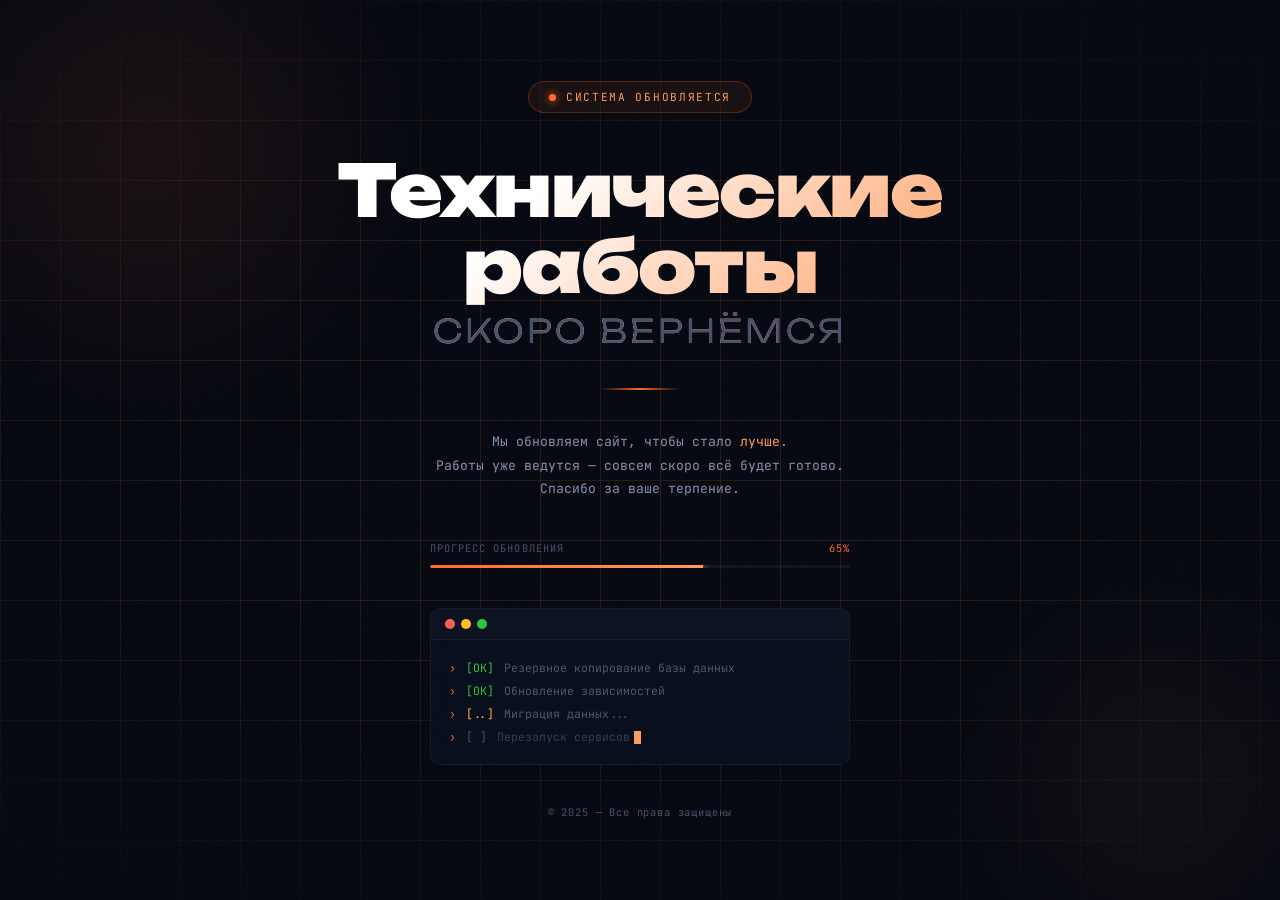
<file: index.html>
<!DOCTYPE html>
<html lang="ru">
<head>
  <meta charset="UTF-8" />
  <meta name="viewport" content="width=device-width, initial-scale=1.0" />
  <title>Технические работы</title>
  <link rel="preconnect" href="https://fonts.googleapis.com">
  <link href="https://fonts.googleapis.com/css2?family=Unbounded:wght@300;400;700;900&family=JetBrains+Mono:wght@300;400&display=swap" rel="stylesheet">
  <style>
    *, *::before, *::after { box-sizing: border-box; margin: 0; padding: 0; }

    :root {
      --bg: #050810;
      --surface: #0b1120;
      --accent: #ff6b2b;
      --accent2: #ff9a5c;
      --text: #e8eaf0;
      --muted: #4a5068;
      --line: rgba(255,107,43,0.15);
    }

    html, body {
      height: 100%;
      background: var(--bg);
      color: var(--text);
      font-family: 'JetBrains Mono', monospace;
      overflow: hidden;
    }

    /* Animated grid background */
    .grid-bg {
      position: fixed;
      inset: 0;
      background-image:
        linear-gradient(var(--line) 1px, transparent 1px),
        linear-gradient(90deg, var(--line) 1px, transparent 1px);
      background-size: 60px 60px;
      animation: gridShift 20s linear infinite;
      mask-image: radial-gradient(ellipse 80% 60% at 50% 50%, black 40%, transparent 100%);
    }
    @keyframes gridShift {
      0% { background-position: 0 0; }
      100% { background-position: 60px 60px; }
    }

    /* Noise overlay */
    .noise {
      position: fixed;
      inset: 0;
      opacity: 0.03;
      background-image: url("data:image/svg+xml,%3Csvg viewBox='0 0 200 200' xmlns='http://www.w3.org/2000/svg'%3E%3Cfilter id='n'%3E%3CfeTurbulence type='fractalNoise' baseFrequency='0.9' numOctaves='4'/%3E%3C/filter%3E%3Crect width='100%25' height='100%25' filter='url(%23n)'/%3E%3C/svg%3E");
      background-size: 150px;
      pointer-events: none;
    }

    /* Glowing orbs */
    .orb {
      position: fixed;
      border-radius: 50%;
      filter: blur(80px);
      pointer-events: none;
    }
    .orb-1 {
      width: 500px; height: 500px;
      background: radial-gradient(circle, rgba(255,107,43,0.12) 0%, transparent 70%);
      top: -100px; left: -100px;
      animation: orbFloat1 15s ease-in-out infinite;
    }
    .orb-2 {
      width: 400px; height: 400px;
      background: radial-gradient(circle, rgba(255,154,92,0.08) 0%, transparent 70%);
      bottom: -80px; right: -80px;
      animation: orbFloat2 18s ease-in-out infinite;
    }
    @keyframes orbFloat1 {
      0%, 100% { transform: translate(0, 0); }
      50% { transform: translate(60px, 40px); }
    }
    @keyframes orbFloat2 {
      0%, 100% { transform: translate(0, 0); }
      50% { transform: translate(-40px, -60px); }
    }

    /* Main layout */
    .container {
      position: relative;
      z-index: 10;
      display: flex;
      flex-direction: column;
      align-items: center;
      justify-content: center;
      min-height: 100vh;
      padding: 2rem;
      gap: 2.5rem;
      animation: fadeIn 1.2s ease forwards;
    }
    @keyframes fadeIn {
      from { opacity: 0; transform: translateY(20px); }
      to { opacity: 1; transform: translateY(0); }
    }

    /* Status badge */
    .badge {
      display: flex;
      align-items: center;
      gap: 10px;
      background: rgba(255,107,43,0.08);
      border: 1px solid rgba(255,107,43,0.25);
      border-radius: 100px;
      padding: 8px 20px;
      font-size: 0.7rem;
      letter-spacing: 0.15em;
      text-transform: uppercase;
      color: var(--accent2);
      animation: fadeIn 1.2s 0.2s both;
    }
    .badge-dot {
      width: 7px; height: 7px;
      background: var(--accent);
      border-radius: 50%;
      animation: pulse 2s ease-in-out infinite;
      box-shadow: 0 0 8px var(--accent);
    }
    @keyframes pulse {
      0%, 100% { opacity: 1; transform: scale(1); }
      50% { opacity: 0.4; transform: scale(0.8); }
    }

    /* Heading */
    .heading-wrap {
      text-align: center;
      animation: fadeIn 1.2s 0.4s both;
    }
    h1 {
      font-family: 'Unbounded', sans-serif;
      font-size: clamp(2.2rem, 6vw, 4.5rem);
      font-weight: 900;
      line-height: 1.05;
      letter-spacing: -0.02em;
      background: linear-gradient(135deg, #ffffff 30%, var(--accent2) 100%);
      -webkit-background-clip: text;
      -webkit-text-fill-color: transparent;
      background-clip: text;
    }
    h1 span {
      display: block;
      font-weight: 300;
      font-size: 0.45em;
      letter-spacing: 0.1em;
      -webkit-text-fill-color: var(--muted);
      margin-top: 0.3em;
      text-transform: uppercase;
    }

    /* Divider */
    .divider {
      width: 80px;
      height: 2px;
      background: linear-gradient(90deg, transparent, var(--accent), transparent);
      animation: fadeIn 1.2s 0.5s both;
    }

    /* Description */
    .desc {
      text-align: center;
      max-width: 480px;
      font-size: 0.82rem;
      line-height: 1.8;
      color: #8a8fa8;
      animation: fadeIn 1.2s 0.6s both;
    }
    .desc strong {
      color: var(--accent2);
      font-weight: 400;
    }

    /* Progress bar */
    .progress-wrap {
      width: 100%;
      max-width: 420px;
      animation: fadeIn 1.2s 0.8s both;
    }
    .progress-label {
      display: flex;
      justify-content: space-between;
      font-size: 0.65rem;
      letter-spacing: 0.1em;
      color: var(--muted);
      text-transform: uppercase;
      margin-bottom: 10px;
    }
    .progress-label span:last-child {
      color: var(--accent);
    }
    .progress-track {
      height: 3px;
      background: rgba(255,255,255,0.05);
      border-radius: 10px;
      overflow: hidden;
      position: relative;
    }
    .progress-fill {
      height: 100%;
      width: 65%;
      background: linear-gradient(90deg, var(--accent), var(--accent2));
      border-radius: 10px;
      position: relative;
      animation: progressAnim 3s ease forwards;
    }
    @keyframes progressAnim {
      from { width: 0%; }
      to { width: 65%; }
    }
    .progress-fill::after {
      content: '';
      position: absolute;
      right: 0; top: -2px;
      width: 8px; height: 8px;
      background: var(--accent2);
      border-radius: 50%;
      box-shadow: 0 0 10px var(--accent2);
    }

    /* Terminal block */
    .terminal {
      width: 100%;
      max-width: 420px;
      background: rgba(11,17,32,0.8);
      border: 1px solid rgba(255,255,255,0.06);
      border-radius: 10px;
      overflow: hidden;
      animation: fadeIn 1.2s 1s both;
      backdrop-filter: blur(10px);
    }
    .terminal-bar {
      display: flex;
      align-items: center;
      gap: 6px;
      padding: 10px 14px;
      border-bottom: 1px solid rgba(255,255,255,0.05);
      background: rgba(255,255,255,0.02);
    }
    .dot { width: 10px; height: 10px; border-radius: 50%; }
    .dot-r { background: #ff5f57; }
    .dot-y { background: #ffbd2e; }
    .dot-g { background: #28c940; }
    .terminal-body {
      padding: 16px 18px;
      font-size: 0.72rem;
      line-height: 2;
      color: #556;
    }
    .terminal-body .line { display: flex; gap: 10px; animation: typeIn 0.3s ease both; }
    .terminal-body .line:nth-child(1) { animation-delay: 1.2s; }
    .terminal-body .line:nth-child(2) { animation-delay: 1.6s; }
    .terminal-body .line:nth-child(3) { animation-delay: 2.0s; }
    .terminal-body .line:nth-child(4) { animation-delay: 2.4s; }
    @keyframes typeIn {
      from { opacity: 0; transform: translateX(-6px); }
      to { opacity: 1; transform: translateX(0); }
    }
    .prompt { color: var(--accent); }
    .ok { color: #28c940; }
    .warn { color: #ffbd2e; }
    .cursor {
      display: inline-block;
      width: 7px; height: 13px;
      background: var(--accent2);
      animation: blink 1s step-end infinite;
      vertical-align: middle;
      margin-left: 4px;
    }
    @keyframes blink {
      0%, 100% { opacity: 1; } 50% { opacity: 0; }
    }

    /* Footer */
    .footer {
      font-size: 0.65rem;
      color: var(--muted);
      letter-spacing: 0.08em;
      animation: fadeIn 1.2s 1.2s both;
    }

    @media (max-width: 480px) {
      h1 { font-size: 2rem; }
      .container { gap: 1.8rem; }
    }
  </style>
</head>
<body>
  <div class="grid-bg"></div>
  <div class="noise"></div>
  <div class="orb orb-1"></div>
  <div class="orb orb-2"></div>

  <div class="container">
    <div class="badge">
      <div class="badge-dot"></div>
      Система обновляется
    </div>

    <div class="heading-wrap">
      <h1>
        Технические<br>работы
        <span>скоро вернёмся</span>
      </h1>
    </div>

    <div class="divider"></div>

    <p class="desc">
      Мы обновляем сайт, чтобы стало <strong>лучше</strong>.<br>
      Работы уже ведутся — совсем скоро всё будет готово.<br>
      Спасибо за ваше терпение.
    </p>

    <div class="progress-wrap">
      <div class="progress-label">
        <span>Прогресс обновления</span>
        <span>65%</span>
      </div>
      <div class="progress-track">
        <div class="progress-fill"></div>
      </div>
    </div>

    <div class="terminal">
      <div class="terminal-bar">
        <div class="dot dot-r"></div>
        <div class="dot dot-y"></div>
        <div class="dot dot-g"></div>
      </div>
      <div class="terminal-body">
        <div class="line"><span class="prompt">›</span><span class="ok">[OK]</span><span>Резервное копирование базы данных</span></div>
        <div class="line"><span class="prompt">›</span><span class="ok">[OK]</span><span>Обновление зависимостей</span></div>
        <div class="line"><span class="prompt">›</span><span class="warn">[..]</span><span>Миграция данных...</span></div>
        <div class="line"><span class="prompt">›</span><span style="color:#4a5068">[  ]</span><span style="color:#333d55">Перезапуск сервисов<span class="cursor"></span></span></div>
      </div>
    </div>

    <p class="footer">© 2025 — Все права защищены</p>
  </div>
</body>
</html>
</file>
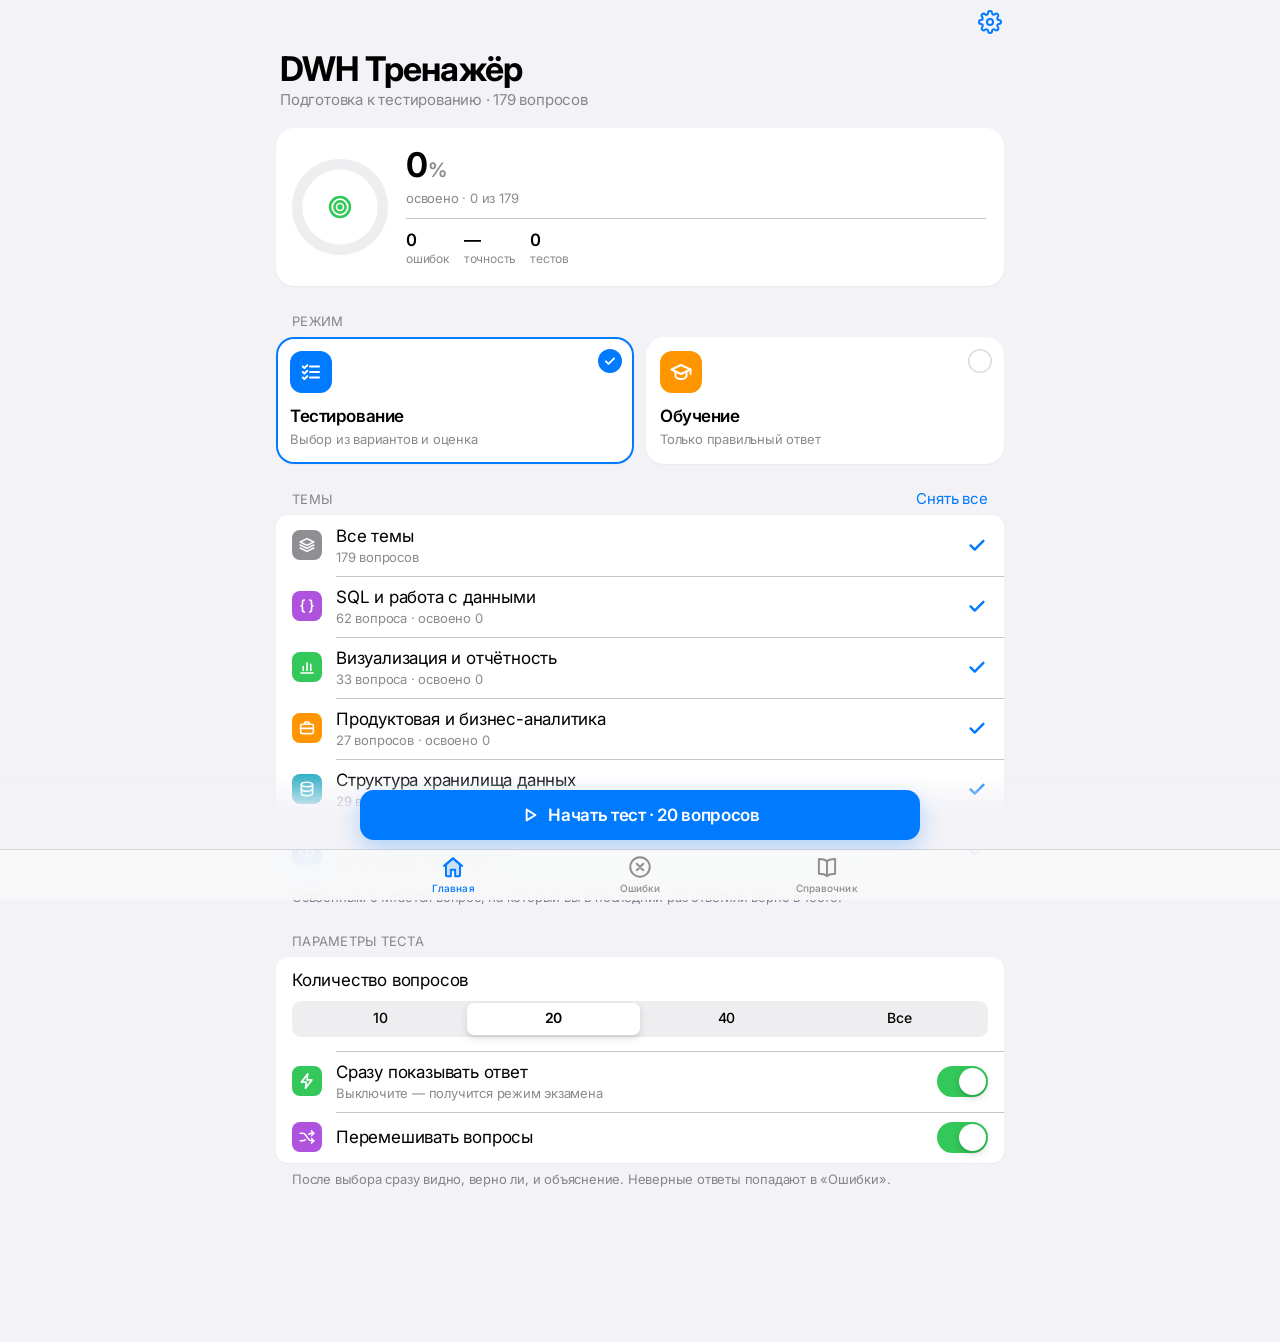
<file: DTPD.html>
<!DOCTYPE html>
<html lang="ru">
<head>
<meta charset="UTF-8">
<meta name="viewport" content="width=device-width, initial-scale=1, viewport-fit=cover">
<meta name="theme-color" content="#F2F2F7">
<meta name="color-scheme" content="light dark">
<meta name="apple-mobile-web-app-capable" content="yes">
<meta name="mobile-web-app-capable" content="yes">
<meta name="apple-mobile-web-app-status-bar-style" content="default">
<meta name="apple-mobile-web-app-title" content="DWH Тренажёр">
<meta name="format-detection" content="telephone=no">
<title>DWH Тренажёр</title>
<link rel="icon" type="image/png" href="[data-uri]">
<link rel="apple-touch-icon" href="[data-uri]">
<link rel="preconnect" href="https://fonts.googleapis.com">
<link rel="preconnect" href="https://fonts.gstatic.com" crossorigin>
<link rel="stylesheet" href="https://fonts.googleapis.com/css2?family=Inter:wght@400;500;600;700&display=swap">
<script>
(function(){
  var dark = false;
  try { dark = window.matchMedia('(prefers-color-scheme: dark)').matches; } catch(e) {}
  var t = 'auto';
  try {
    var s = JSON.parse(localStorage.getItem('dwh-trainer:v2') || 'null');
    t = (s && s.settings && s.settings.theme) || localStorage.getItem('theme') || 'auto';
  } catch(e) {}
  if (t !== 'light' && t !== 'dark') t = dark ? 'dark' : 'light';
  document.documentElement.setAttribute('data-theme', t);
})();
</script>
<style>
:root{
  --font:-apple-system,BlinkMacSystemFont,"SF Pro Text","SF Pro Display","Inter","Segoe UI",Roboto,"Helvetica Neue",Arial,sans-serif;
  --mono:ui-monospace,"SF Mono",SFMono-Regular,Menlo,Consolas,"Liberation Mono",monospace;
  --nav-h:44px; --tab-h:50px;
  --sat:env(safe-area-inset-top,0px); --sab:env(safe-area-inset-bottom,0px);
  --ease:cubic-bezier(.32,.72,0,1); --ease-out:cubic-bezier(.22,1,.36,1);

  --bg:#F2F2F7; --card:#FFFFFF; --card2:#F2F2F7; --raised:#FFFFFF;
  --label:#000000; --label2:rgba(60,60,67,.6); --label3:rgba(60,60,67,.3); --label4:rgba(60,60,67,.18);
  --sep:rgba(60,60,67,.29); --hl:#D1D1D6;
  --fill:rgba(120,120,128,.2); --fill2:rgba(120,120,128,.16); --fill3:rgba(118,118,128,.12); --fill4:rgba(116,116,128,.08);
  --bar:rgba(249,249,249,.9); --material:rgba(250,250,252,.96); --material-solid:#FFFFFF;
  --thumb:#FFFFFF;
  --blue:#007AFF; --green:#34C759; --red:#FF3B30; --orange:#FF9500; --yellow:#FFCC00; --purple:#AF52DE; --pink:#FF2D55; --teal:#30B0C7; --indigo:#5856D6; --gray:#8E8E93;
  --blue-t:rgba(0,122,255,.12); --green-t:rgba(52,199,89,.15); --red-t:rgba(255,59,48,.12); --orange-t:rgba(255,149,0,.15); --purple-t:rgba(175,82,222,.13); --pink-t:rgba(255,45,85,.12); --teal-t:rgba(48,176,199,.15); --indigo-t:rgba(88,86,214,.13); --gray-t:rgba(142,142,147,.16); --yellow-t:rgba(255,204,0,.18);
  --shadow:0 1px 2px rgba(0,0,0,.04),0 0 1px rgba(0,0,0,.04);
  --shadow-lg:0 18px 50px rgba(0,0,0,.22);
  --backdrop:rgba(0,0,0,.34);
  color-scheme:light;
}
:root[data-theme="dark"]{
  --bg:#000000; --card:#1C1C1E; --card2:#2C2C2E; --raised:#2C2C2E;
  --label:#FFFFFF; --label2:rgba(235,235,245,.6); --label3:rgba(235,235,245,.3); --label4:rgba(235,235,245,.18);
  --sep:rgba(84,84,88,.65); --hl:#3A3A3C;
  --fill:rgba(120,120,128,.36); --fill2:rgba(120,120,128,.32); --fill3:rgba(118,118,128,.24); --fill4:rgba(118,118,128,.18);
  --bar:rgba(22,22,24,.9); --material:rgba(44,44,46,.96); --material-solid:#2C2C2E;
  --thumb:#636366;
  --blue:#0A84FF; --green:#30D158; --red:#FF453A; --orange:#FF9F0A; --yellow:#FFD60A; --purple:#BF5AF2; --pink:#FF375F; --teal:#40C8E0; --indigo:#5E5CE6; --gray:#8E8E93;
  --blue-t:rgba(10,132,255,.22); --green-t:rgba(48,209,88,.2); --red-t:rgba(255,69,58,.2); --orange-t:rgba(255,159,10,.2); --purple-t:rgba(191,90,242,.22); --pink-t:rgba(255,55,95,.2); --teal-t:rgba(64,200,224,.2); --indigo-t:rgba(94,92,230,.26); --gray-t:rgba(142,142,147,.24); --yellow-t:rgba(255,214,10,.2);
  --shadow:none;
  --shadow-lg:0 18px 50px rgba(0,0,0,.6);
  --backdrop:rgba(0,0,0,.55);
  color-scheme:dark;
}

*,*::before,*::after{box-sizing:border-box;margin:0;padding:0}
html{-webkit-text-size-adjust:100%;text-size-adjust:100%;background:var(--bg);touch-action:manipulation}
html.locked,html.locked body{overflow:hidden}
body{font-family:var(--font);font-size:17px;line-height:1.35;letter-spacing:-.012em;color:var(--label);background:var(--bg);
  -webkit-font-smoothing:antialiased;-moz-osx-font-smoothing:grayscale;-webkit-tap-highlight-color:transparent;
  min-height:100vh;min-height:100dvh;transition:background-color .3s}
button,input{font:inherit;color:inherit;letter-spacing:inherit;-webkit-appearance:none;appearance:none;border:0;background:none;border-radius:0}
button{cursor:pointer;-webkit-user-select:none;user-select:none;touch-action:manipulation;text-align:inherit}
button:disabled{cursor:default}
button:focus{outline:none}
button:focus-visible,[tabindex]:focus-visible{outline:2px solid var(--blue);outline-offset:2px}
input[type=search]::-webkit-search-cancel-button,input[type=search]::-webkit-search-decoration{-webkit-appearance:none;display:none}
code{font-family:var(--mono);font-size:.86em;background:var(--fill4);padding:.08em .38em;border-radius:5px;letter-spacing:0;overflow-wrap:anywhere;font-weight:500}
.ic{width:22px;height:22px;flex:none;fill:none;stroke:currentColor;stroke-width:2;stroke-linecap:round;stroke-linejoin:round;display:block}
.c-red{color:var(--red)} .c-green{color:var(--green)} .c-blue{color:var(--blue)} .c-orange{color:var(--orange)}
[hidden]{display:none!important}

/* ---------- Navigation bar ---------- */
.navbar{position:fixed;top:0;left:0;right:0;z-index:20;padding-top:var(--sat);transition:background-color .25s,box-shadow .25s}
.navbar.compact{background:var(--bar);-webkit-backdrop-filter:saturate(180%) blur(20px);backdrop-filter:saturate(180%) blur(20px);box-shadow:0 .5px 0 var(--sep)}
body[data-tab="ref"] .navbar.compact{box-shadow:none}
.nb-inner{height:var(--nav-h);max-width:760px;margin:0 auto;display:grid;grid-template-columns:1fr auto 1fr;align-items:center;padding:0 8px}
.nb-title{font-size:17px;font-weight:600;opacity:0;transform:translateY(5px);transition:opacity .2s,transform .25s var(--ease);white-space:nowrap;overflow:hidden;text-overflow:ellipsis;max-width:56vw}
.navbar.compact .nb-title{opacity:1;transform:none}
.nb-right{justify-self:end;display:flex;align-items:center}
.nb-btn{height:44px;min-width:44px;padding:0 10px;color:var(--blue);font-size:17px;display:inline-flex;align-items:center;justify-content:center;gap:4px;border-radius:22px;transition:opacity .15s}
.nb-btn:active{opacity:.35}
.nb-btn.danger{color:var(--red)}
.nb-btn.bold{font-weight:600}
.nb-btn .ic{width:24px;height:24px}

/* ---------- Pages ---------- */
.page{display:none;max-width:760px;margin:0 auto;padding:calc(var(--sat) + var(--nav-h)) 0 calc(var(--sab) + var(--tab-h) + 36px)}
.page.active{display:block;animation:pageIn .35s var(--ease)}
#tab-home.page{padding-bottom:calc(var(--sab) + var(--tab-h) + 104px)}
@keyframes pageIn{from{opacity:0}to{opacity:1}}
.lt{padding:4px 20px 4px}
.lt h1{font-size:34px;line-height:41px;font-weight:700;letter-spacing:-.024em}
.lt p{font-size:15px;line-height:20px;color:var(--label2);margin-top:1px}

/* ---------- Grouped lists ---------- */
.sec-h{display:flex;align-items:flex-end;justify-content:space-between;gap:12px;padding:0 32px 7px;margin-top:26px;font-size:13px;line-height:18px;color:var(--label2);text-transform:uppercase;letter-spacing:.02em}
.sec-h .link{text-transform:none;font-size:15px;color:var(--blue);letter-spacing:-.01em;padding:4px 0;margin:-4px 0}
.sec-h .link:active{opacity:.4}
.sec-f{padding:7px 32px 0;font-size:13px;line-height:18px;color:var(--label2)}
.group{margin:0 16px;background:var(--card);border-radius:12px;overflow:hidden;box-shadow:var(--shadow)}
.card{margin:0 16px;background:var(--card);border-radius:18px;box-shadow:var(--shadow)}
.cell{position:relative;display:flex;align-items:center;gap:14px;width:100%;min-height:48px;padding:10px 16px;text-align:left}
.group > .cell + .cell::before{content:"";position:absolute;top:0;right:0;left:var(--sep-l,16px);height:.5px;background:var(--sep)}
.group.icons{--sep-l:60px}
.cell.tap{transition:background-color .2s}
.cell.tap:active{background:var(--hl);transition:none}
.cell-icon{width:30px;height:30px;border-radius:8px;display:grid;place-items:center;color:#fff;flex:none}
.cell-icon .ic{width:18px;height:18px;stroke-width:2.2}
.cell-body{flex:1;min-width:0;display:flex;flex-direction:column}
.cell-title{font-size:17px;line-height:22px}
.cell-sub{font-size:13px;line-height:18px;color:var(--label2);margin-top:1px}
.cell-value{color:var(--label2);font-variant-numeric:tabular-nums}
.cell-check{color:var(--blue);width:22px;height:22px;stroke-width:2.6;opacity:0;transform:scale(.6);transition:opacity .15s,transform .25s var(--ease)}
.cell[aria-checked="true"] .cell-check{opacity:1;transform:none}
.cell.col{flex-direction:column;align-items:stretch;gap:10px;padding-top:12px;padding-bottom:14px}
.cell.danger{color:var(--red);justify-content:center}
.chev{color:var(--label3);width:16px;height:16px;stroke-width:2.6}

/* ---------- Switch ---------- */
.switch{position:relative;flex:none;width:51px;height:31px;border-radius:16px;background:var(--fill);transition:background-color .25s}
.switch::after{content:"";position:absolute;top:2px;left:2px;width:27px;height:27px;border-radius:50%;background:#fff;
  box-shadow:0 3px 8px rgba(0,0,0,.15),0 3px 1px rgba(0,0,0,.06);transition:transform .3s var(--ease)}
[aria-checked="true"] > .switch{background:var(--green)}
[aria-checked="true"] > .switch::after{transform:translateX(20px)}

/* ---------- Segmented control ---------- */
.seg{position:relative;display:grid;grid-auto-flow:column;grid-auto-columns:1fr;height:32px;padding:2px;border-radius:9px;background:var(--fill3)}
.seg-thumb{position:absolute;top:2px;bottom:2px;left:2px;width:calc((100% - 4px) / var(--n));border-radius:7px;background:var(--thumb);
  box-shadow:0 3px 8px rgba(0,0,0,.12),0 3px 1px rgba(0,0,0,.04);transform:translateX(calc(100% * var(--i)));transition:transform .32s var(--ease)}
.seg button{position:relative;z-index:1;font-size:13px;font-weight:500;text-align:center;border-radius:7px;white-space:nowrap;padding:0 4px;overflow:hidden;text-overflow:ellipsis}
.seg button[aria-selected="true"]{font-weight:600}
.seg.lg{height:36px} .seg.lg button{font-size:14px}

/* ---------- Buttons ---------- */
.btn{display:inline-flex;align-items:center;justify-content:center;gap:8px;height:50px;padding:0 18px;border-radius:14px;font-size:17px;font-weight:600;letter-spacing:-.02em;text-align:center;
  transition:transform .18s var(--ease-out),opacity .18s,background-color .2s,color .2s;white-space:nowrap}
.btn:active{transform:scale(.97);opacity:.82}
.btn .ic{width:20px;height:20px;stroke-width:2.3}
.btn-filled{background:var(--blue);color:#fff}
.btn-tinted{background:var(--blue-t);color:var(--blue)}
.btn-gray{background:var(--fill3);color:var(--label)}
.btn-red{background:var(--red);color:#fff}
.btn-block{width:100%}
.btn:disabled{opacity:.4;transform:none}
.icon-btn{width:34px;height:34px;border-radius:17px;display:grid;place-items:center;background:var(--fill3);color:var(--label2);transition:opacity .15s,transform .15s}
.icon-btn .ic{width:17px;height:17px;stroke-width:2.6}
.icon-btn:active{opacity:.5;transform:scale(.92)}

/* ---------- Tab bar & dock ---------- */
.tabbar{position:fixed;left:0;right:0;bottom:0;z-index:20;padding-bottom:var(--sab);background:var(--bar);
  -webkit-backdrop-filter:saturate(180%) blur(20px);backdrop-filter:saturate(180%) blur(20px);box-shadow:0 -.5px 0 var(--sep)}
.tabbar-inner{display:flex;max-width:560px;margin:0 auto;height:var(--tab-h)}
.tab{flex:1;display:flex;flex-direction:column;align-items:center;justify-content:center;gap:2px;color:var(--gray);font-size:10px;font-weight:500;letter-spacing:.01em;position:relative;transition:color .2s}
.tab .ic{width:26px;height:26px;stroke-width:1.8}
.tab[aria-selected="true"]{color:var(--blue)}
.tab[aria-selected="true"] .ic .fill{fill:currentColor;fill-opacity:.18}
.tab:active .ic{transform:scale(.9)}
.badge{position:absolute;top:2px;left:calc(50% + 5px);min-width:18px;height:18px;padding:0 5px;border-radius:9px;background:var(--red);color:#fff;font-size:12px;font-weight:600;line-height:18px;text-align:center;font-variant-numeric:tabular-nums;letter-spacing:0}
.dock{position:fixed;left:0;right:0;bottom:calc(var(--tab-h) + var(--sab));z-index:19;padding:16px 16px 10px;display:none;pointer-events:none;
  background:linear-gradient(to bottom,rgba(0,0,0,0),var(--bg) 55%)}
:root[data-theme="light"] .dock{background:linear-gradient(to bottom,rgba(242,242,247,0),var(--bg) 55%)}
body[data-tab="home"] .dock{display:block}
.dock-inner{max-width:560px;margin:0 auto;pointer-events:auto}
.dock .btn{width:100%;box-shadow:0 8px 22px rgba(0,122,255,.28)}
.dock .btn:disabled{box-shadow:none;background:var(--fill);color:var(--label2);opacity:1}

/* ---------- Home ---------- */
.prog{display:flex;align-items:center;gap:18px;padding:18px 18px 18px 16px;margin-top:14px}
.prog-ring{position:relative;flex:none;width:96px;height:96px}
.prog-ring .ring{width:96px;height:96px}
.prog-ring-ic{position:absolute;top:0;left:0;right:0;bottom:0;display:grid;place-items:center;color:var(--green)}
.prog-ring-ic .ic{width:28px;height:28px;stroke-width:2.2}
.prog-body{flex:1;min-width:0}
.prog-pct{font-size:34px;line-height:38px;font-weight:700;letter-spacing:-.03em;font-variant-numeric:tabular-nums}
.prog-pct small{font-size:20px;font-weight:600;margin-left:1px;color:var(--label2)}
.prog-cap{font-size:13px;color:var(--label2);margin-top:1px}
.prog-stats{display:flex;gap:14px;margin-top:10px;padding-top:10px;border-top:.5px solid var(--sep)}
.prog-stats > div{display:flex;flex-direction:column;min-width:0}
.prog-stats b{font-size:17px;font-weight:600;font-variant-numeric:tabular-nums;letter-spacing:-.02em}
.prog-stats span{font-size:12px;color:var(--label2)}
.ring{transform:rotate(-90deg);overflow:visible;display:block}
.ring-track{fill:none;stroke:var(--fill3)}
.ring-val{fill:none;stroke-linecap:round;transition:stroke-dashoffset 1.1s var(--ease-out),opacity .2s}
.banner{display:flex;align-items:center;gap:14px;width:calc(100% - 32px);padding:14px 14px 14px 16px;margin-top:12px;text-align:left;transition:transform .18s var(--ease-out),background-color .2s}
.banner:active{transform:scale(.98);background:var(--hl)}
.banner-body{flex:1;min-width:0;display:flex;flex-direction:column}
.banner-body b{font-size:17px;font-weight:600;letter-spacing:-.02em}
.banner-body span{font-size:13px;color:var(--label2);margin-top:1px}
.modes{display:grid;grid-template-columns:1fr 1fr;gap:12px;margin:0 16px}
.mode{position:relative;display:flex;flex-direction:column;align-items:flex-start;gap:3px;padding:14px 14px 16px;border-radius:18px;background:var(--card);text-align:left;
  box-shadow:var(--shadow),inset 0 0 0 2px transparent;transition:box-shadow .25s,transform .18s var(--ease-out)}
.mode:active{transform:scale(.97)}
.mode[aria-pressed="true"]{box-shadow:var(--shadow),inset 0 0 0 2px var(--blue)}
.mode-ic{width:42px;height:42px;border-radius:12px;display:grid;place-items:center;color:#fff;margin-bottom:9px}
.mode-ic .ic{width:24px;height:24px}
.mode-t{font-size:clamp(15px,4.3vw,17px);font-weight:600;letter-spacing:-.025em}
.mode-s{font-size:13px;line-height:17px;color:var(--label2)}
.mode-radio{position:absolute;top:12px;right:12px;width:24px;height:24px;border-radius:12px;box-shadow:inset 0 0 0 1.5px var(--label4);display:grid;place-items:center;color:#fff;transition:background-color .2s}
.mode-radio .ic{width:14px;height:14px;stroke-width:3.2;opacity:0;transform:scale(.5);transition:opacity .15s,transform .25s var(--ease)}
.mode[aria-pressed="true"] .mode-radio{background:var(--blue);box-shadow:none}
.mode[aria-pressed="true"] .mode-radio .ic{opacity:1;transform:none}

/* ---------- Chips & search ---------- */
.chips{display:flex;gap:8px;overflow-x:auto;padding:10px 16px 6px;scrollbar-width:none;-webkit-overflow-scrolling:touch}
.chips::-webkit-scrollbar{display:none}
.chip{flex:none;display:inline-flex;align-items:center;gap:6px;height:32px;padding:0 13px;border-radius:16px;background:var(--card);color:var(--label);font-size:15px;font-weight:500;
  box-shadow:var(--shadow);transition:background-color .2s,color .2s,transform .15s}
.chip:active{transform:scale(.95)}
.chip .n{font-size:13px;color:var(--label2);font-variant-numeric:tabular-nums}
.chip[aria-pressed="true"]{background:var(--chip,var(--label));color:var(--chip-fg,var(--bg))}
.chip[aria-pressed="true"] .n{color:inherit;opacity:.75}
.chip .dot{width:8px;height:8px;border-radius:4px;background:var(--chip,var(--gray))}
.chip[aria-pressed="true"] .dot{background:currentColor}
.search{display:flex;align-items:center;gap:6px;height:36px;margin:0 16px;padding:0 8px;border-radius:10px;background:var(--fill3);color:var(--label2)}
.search .ic{width:18px;height:18px;stroke-width:2.3}
.search input{flex:1;min-width:0;height:100%;font-size:17px;color:var(--label);outline:none;background:transparent}
.search input::placeholder{color:var(--label2);opacity:1}
.search .clear{width:18px;height:18px;border-radius:9px;background:var(--label3);color:var(--card);display:none;place-items:center}
.search .clear .ic{width:10px;height:10px;stroke-width:3.4}
.search.has .clear{display:grid}
.sticky-tools{position:sticky;top:calc(var(--sat) + var(--nav-h));z-index:10;padding:6px 0 4px;background:var(--bg);transition:background-color .25s,box-shadow .25s}
.sticky-tools.stuck{background:var(--bar);-webkit-backdrop-filter:saturate(180%) blur(20px);backdrop-filter:saturate(180%) blur(20px);box-shadow:0 .5px 0 var(--sep)}

/* ---------- Expandable rows (reference / mistakes / review) ---------- */
.xi{position:relative}
.group > .xi + .xi::before,.group > .sw + .sw::before{content:"";position:absolute;top:0;right:0;left:46px;height:.5px;background:var(--sep);z-index:2}
.xi-row{display:flex;align-items:flex-start;gap:12px;width:100%;padding:12px 14px 12px 16px;text-align:left;transition:background-color .2s}
.xi-row:active{background:var(--hl);transition:none}
.xi-dot{flex:none;width:18px;height:18px;margin-top:2px;border-radius:9px;display:grid;place-items:center;color:#fff;box-shadow:inset 0 0 0 1.5px var(--label4)}
.xi-dot .ic{width:11px;height:11px;stroke-width:3.4}
.xi-dot.ok{background:var(--green);box-shadow:none}
.xi-dot.bad{background:var(--red);box-shadow:none}
.xi-dot.skip{background:var(--gray);box-shadow:none}
.xi-body{flex:1;min-width:0;display:flex;flex-direction:column;gap:3px}
.xi-q{font-size:15px;line-height:20px;display:-webkit-box;-webkit-line-clamp:2;-webkit-box-orient:vertical;overflow:hidden}
.xi.open .xi-q{display:block;-webkit-line-clamp:unset;font-weight:600}
.xi-meta{font-size:12px;line-height:16px;color:var(--label2);font-variant-numeric:tabular-nums}
.xi-chev{flex:none;margin-top:2px;color:var(--label3);width:16px;height:16px;stroke-width:2.6;transition:transform .3s var(--ease)}
.xi.open .xi-chev{transform:rotate(180deg)}
.xi-detail{display:none;padding:0 16px 16px 46px}
.xi.open .xi-detail{display:block;animation:rise .3s var(--ease)}
mark{background:var(--yellow-t);color:inherit;border-radius:3px;padding:0 1px;box-shadow:0 0 0 1px var(--yellow-t)}
.kv{border-radius:12px;padding:10px 12px;font-size:15px;line-height:1.45;margin-top:8px;background:var(--fill4)}
.kv:first-child{margin-top:0}
.kv > small{display:flex;align-items:center;gap:5px;font-size:12px;line-height:16px;font-weight:600;text-transform:uppercase;letter-spacing:.03em;margin-bottom:4px;color:var(--label2)}
.kv > small .ic{width:13px;height:13px;stroke-width:3}
.kv.good{background:var(--green-t)} .kv.good > small{color:var(--green)}
.kv.bad{background:var(--red-t)} .kv.bad > small{color:var(--red)}
.kv-sub{font-size:12px;line-height:16px;color:var(--label3);margin-top:10px}
.kv .code-blk{font-size:13px}
.inline-actions{display:flex;gap:8px;margin-top:12px}
.inline-actions .btn{height:36px;font-size:15px;border-radius:10px;padding:0 14px}

/* swipe rows */
.sw{position:relative;overflow:hidden;background:var(--red)}
.sw-del{position:absolute;top:0;right:0;bottom:0;width:92px;display:flex;flex-direction:column;align-items:center;justify-content:center;gap:3px;color:#fff;font-size:13px;font-weight:600;background:var(--red)}
.sw-del .ic{width:22px;height:22px}
.sw-content{position:relative;background:var(--card);touch-action:pan-y;transition:transform .35s var(--ease);will-change:transform}
.sw-content.drag{transition:none}
.sw.gone{transition:height .3s var(--ease),opacity .3s;opacity:0}

/* ---------- Empty states ---------- */
.empty{text-align:center;padding:56px 32px 24px;display:flex;flex-direction:column;align-items:center}
.empty-ic{width:76px;height:76px;border-radius:38px;display:grid;place-items:center;color:#fff;margin-bottom:18px}
.empty-ic .ic{width:38px;height:38px;stroke-width:2.6}
.empty h2{font-size:22px;font-weight:700;letter-spacing:-.025em}
.empty p{font-size:15px;line-height:21px;color:var(--label2);margin:6px 0 20px;max-width:330px}
.empty.small{padding:40px 32px}
.empty.small p{margin:0}

/* ---------- Mistakes ---------- */
.mh{padding:18px 16px 16px;margin-top:14px}
.mh-top{display:flex;align-items:baseline;gap:10px;margin-bottom:14px;padding:0 2px}
.mh-num{font-size:44px;line-height:46px;font-weight:700;letter-spacing:-.04em;color:var(--red);font-variant-numeric:tabular-nums}
.mh-cap{font-size:15px;line-height:20px;color:var(--label2)}
.mh-btns{display:grid;grid-template-columns:1fr 1fr;gap:10px}
.mh-btns .btn{padding:0 10px}

/* ---------- Overlay screens ---------- */
.screen{position:fixed;top:0;right:0;bottom:0;left:0;z-index:40;background:var(--bg);display:flex;flex-direction:column;overflow:hidden;
  transform:translate3d(0,100%,0);visibility:hidden;transition:transform .5s var(--ease),visibility 0s linear .5s}
.screen.open{transform:none;visibility:visible;transition:transform .5s var(--ease),visibility 0s}
.screen.instant{transition:none!important}
.s-head{flex:none;padding-top:var(--sat);background:var(--bg);position:relative;z-index:3}
.s-head-row{height:54px;max-width:760px;margin:0 auto;display:grid;grid-template-columns:52px 1fr 52px;align-items:center;padding:0 9px}
.s-head-row > :last-child{justify-self:end}
.s-title{text-align:center;line-height:1.15;min-width:0}
.s-title small{display:block;font-size:12px;font-weight:500;color:var(--label2);white-space:nowrap;overflow:hidden;text-overflow:ellipsis;letter-spacing:0}
.s-title small .g{color:var(--green);font-weight:600} .s-title small .r{color:var(--red);font-weight:600}
.s-title b{font-size:17px;font-weight:600;font-variant-numeric:tabular-nums}
.s-progress{height:3px;margin:0 16px;border-radius:2px;background:var(--fill3);overflow:hidden;max-width:728px}
@media (min-width:760px){.s-progress{margin:0 auto}}
.s-progress > i{display:block;height:100%;width:0;border-radius:2px;background:var(--blue);transition:width .4s var(--ease)}
.pager{flex:1;min-height:0;display:flex;overflow-x:auto;overflow-y:hidden;scroll-snap-type:x mandatory;overscroll-behavior-x:contain;scrollbar-width:none;-webkit-overflow-scrolling:touch}
.pager::-webkit-scrollbar{display:none}
.pager.dragging{scroll-snap-type:none;cursor:grabbing}
.pager.dragging *{-webkit-user-select:none;user-select:none}
.slide{position:relative;flex:0 0 100%;width:100%;height:100%;overflow-x:hidden;overflow-y:auto;scroll-snap-align:start;scroll-snap-stop:always;overscroll-behavior-y:contain;-webkit-overflow-scrolling:touch}
.slide-inner{max-width:700px;margin:0 auto;padding:18px 16px calc(var(--sab) + 104px)}
.q-meta{display:flex;align-items:center;gap:8px;margin-bottom:12px}
.pill{display:inline-flex;align-items:center;gap:6px;height:26px;padding:0 10px 0 9px;border-radius:13px;font-size:13px;font-weight:600;letter-spacing:-.01em;max-width:70%;white-space:nowrap;overflow:hidden;text-overflow:ellipsis}
.pill .dot{width:7px;height:7px;border-radius:4px;flex:none}
.q-no{margin-left:auto;font-size:13px;color:var(--label3);font-variant-numeric:tabular-nums;white-space:nowrap}
.q-title{font-size:20px;line-height:1.34;font-weight:600;letter-spacing:-.022em;margin-bottom:20px;text-wrap:pretty;overflow-wrap:break-word}
.opts{display:flex;flex-direction:column;gap:10px}
.opt{display:flex;align-items:flex-start;gap:12px;width:100%;padding:13px 14px 13px 12px;border-radius:16px;background:var(--card);text-align:left;font-size:16px;line-height:1.42;letter-spacing:-.01em;
  box-shadow:var(--shadow),inset 0 0 0 1px transparent;transition:transform .18s var(--ease-out),background-color .25s,box-shadow .25s,opacity .25s}
.opt:active{transform:scale(.98)}
.opt-mark{flex:none;width:28px;height:28px;margin-top:-2px;border-radius:14px;display:grid;place-items:center;font-size:14px;font-weight:600;color:var(--label2);
  box-shadow:inset 0 0 0 1.5px var(--label4);transition:background-color .25s,color .25s,box-shadow .25s}
.opt-mark .ic{width:15px;height:15px;stroke-width:3.2}
.opt-text{flex:1;min-width:0;overflow-wrap:break-word}
.opt.sel{background:var(--blue-t);box-shadow:inset 0 0 0 2px var(--blue)}
.opt.sel .opt-mark{background:var(--blue);color:#fff;box-shadow:none}
.opt.ok{background:var(--green-t);box-shadow:inset 0 0 0 2px var(--green)}
.opt.ok .opt-mark{background:var(--green);color:#fff;box-shadow:none}
.opt.bad{background:var(--red-t);box-shadow:inset 0 0 0 2px var(--red)}
.opt.bad .opt-mark{background:var(--red);color:#fff;box-shadow:none}
.opt.missed{box-shadow:inset 0 0 0 2px var(--green)}
.opt.missed .opt-mark{color:var(--green);box-shadow:inset 0 0 0 2px var(--green)}
.opt.dim{opacity:.42}
.opt.locked{cursor:default}
.opt.locked:active{transform:none}
.opt.pop{animation:pop .4s var(--ease-out)}
.opt.shake{animation:shake .45s ease}
@keyframes pop{0%{transform:scale(1)}35%{transform:scale(1.025)}100%{transform:scale(1)}}
@keyframes shake{0%,100%{transform:none}20%{transform:translateX(-7px)}40%{transform:translateX(6px)}60%{transform:translateX(-4px)}80%{transform:translateX(2px)}}
@keyframes rise{from{opacity:0;transform:translateY(8px)}to{opacity:1;transform:none}}
.q-title code,.xi-q code{font-weight:600;font-size:.84em}
code{-webkit-box-decoration-break:clone;box-decoration-break:clone}
.code-blk{display:block;font-family:var(--mono);font-size:13.5px;line-height:1.5;letter-spacing:0;font-weight:500;background:var(--fill4);border-radius:9px;padding:8px 10px;margin:1px 0 6px;white-space:pre-wrap;overflow-wrap:anywhere}
.code-blk:last-child{margin-bottom:0}
.code-tail{display:block}
.exp{margin-top:16px;padding:16px;border-radius:18px;background:var(--card);box-shadow:var(--shadow);animation:rise .4s var(--ease) both}
.exp-h{display:flex;align-items:center;gap:10px;margin-bottom:10px}
.exp-emoji{width:34px;height:34px;border-radius:10px;display:grid;place-items:center;font-size:19px;line-height:1;background:var(--fill4);flex:none}
.exp-title{font-size:15px;font-weight:600;color:var(--label2)}
.exp-text{font-size:16px;line-height:1.55}
.warn{display:flex;gap:9px;align-items:flex-start;margin-top:12px;padding:10px 12px;border-radius:12px;background:var(--orange-t);font-size:13px;line-height:18px;color:var(--label)}
.warn .ic{width:17px;height:17px;color:var(--orange);margin-top:1px;stroke-width:2.3}
.ans{position:relative;padding:16px 16px 16px 18px;border-radius:18px;background:var(--card);box-shadow:var(--shadow);overflow:hidden;animation:rise .35s var(--ease) both}
.ans::before{content:"";position:absolute;left:0;top:0;bottom:0;width:4px;background:var(--green)}
.ans-h{display:flex;align-items:center;gap:6px;color:var(--green);font-size:13px;font-weight:600;text-transform:uppercase;letter-spacing:.03em;margin-bottom:8px}
.ans-h .ic{width:16px;height:16px;stroke-width:2.8}
.ans-text{font-size:17px;line-height:1.47}
.reveal{width:100%;min-height:140px;border-radius:18px;background:var(--card);box-shadow:inset 0 0 0 1.5px var(--label4);display:flex;flex-direction:column;align-items:center;justify-content:center;gap:6px;color:var(--blue);font-size:17px;font-weight:600;text-align:center;transition:transform .18s var(--ease-out)}
.reveal:active{transform:scale(.98)}
.reveal .ic{width:30px;height:30px;stroke-width:1.9;margin-bottom:2px}
.reveal small{color:var(--label2);font-weight:400;font-size:13px}
.s-bottom{position:absolute;left:0;right:0;bottom:0;z-index:3;padding:10px 16px calc(10px + var(--sab));background:var(--bar);
  -webkit-backdrop-filter:saturate(180%) blur(20px);backdrop-filter:saturate(180%) blur(20px);box-shadow:0 -.5px 0 var(--sep)}
.s-bottom-row{max-width:700px;margin:0 auto;display:flex;gap:10px}
.round{flex:none;width:50px;height:50px;border-radius:25px;display:grid;place-items:center;background:var(--fill3);color:var(--label);transition:opacity .2s,transform .15s}
.round:active{transform:scale(.92)}
.round:disabled{opacity:.3;transform:none}
.round .ic{width:22px;height:22px;stroke-width:2.4}
.s-bottom .btn{flex:1;min-width:0}
.s-bottom .btn-tinted{background-color:var(--card);background-image:linear-gradient(var(--blue-t),var(--blue-t))}
.s-bottom .round{background-color:var(--card);background-image:linear-gradient(var(--fill3),var(--fill3))}
.s-hint{position:absolute;left:50%;bottom:calc(var(--sab) + 88px);z-index:4;transform:translate(-50%,12px);opacity:0;pointer-events:none;display:flex;align-items:center;gap:10px;
  padding:10px 16px;border-radius:22px;background:rgba(28,28,30,.86);color:#fff;font-size:15px;font-weight:600;white-space:nowrap;-webkit-backdrop-filter:blur(20px);backdrop-filter:blur(20px);transition:opacity .35s,transform .45s var(--ease)}
.s-hint.show{opacity:1;transform:translate(-50%,0)}
.s-hint-arr{display:flex;gap:2px;animation:nudge 1.3s ease-in-out infinite}
.s-hint-arr .ic{width:18px;height:18px;stroke-width:2.6}
@keyframes nudge{0%,100%{transform:translateX(3px)}50%{transform:translateX(-5px)}}

/* ---------- Results ---------- */
.r-head{flex:none;padding-top:var(--sat);background:var(--bg);position:relative;z-index:2;transition:background-color .25s,box-shadow .25s}
.r-head.compact{background:var(--bar);-webkit-backdrop-filter:saturate(180%) blur(20px);backdrop-filter:saturate(180%) blur(20px);box-shadow:0 .5px 0 var(--sep)}
.r-head-row{height:var(--nav-h);max-width:760px;margin:0 auto;display:grid;grid-template-columns:1fr auto 1fr;align-items:center;padding:0 8px}
.r-head-row b{font-size:17px;font-weight:600}
.r-head-row .nb-btn{justify-self:end}
.r-scroll{flex:1;min-height:0;overflow-y:auto;overscroll-behavior:contain;-webkit-overflow-scrolling:touch}
.r-inner{max-width:760px;margin:0 auto;padding-bottom:calc(var(--sab) + 40px)}
.r-hero{text-align:center;padding:14px 20px 4px}
.r-ring{position:relative;width:176px;height:176px;margin:0 auto 16px}
.r-ring .ring{width:176px;height:176px}
.r-ring .num{position:absolute;top:0;left:0;right:0;bottom:0;display:flex;flex-direction:column;align-items:center;justify-content:center}
.r-ring .num b{font-size:46px;line-height:50px;font-weight:700;letter-spacing:-.04em;font-variant-numeric:tabular-nums}
.r-ring .num span{font-size:13px;color:var(--label2);font-variant-numeric:tabular-nums}
.r-title{font-size:26px;line-height:32px;font-weight:700;letter-spacing:-.028em}
.r-sub{font-size:15px;line-height:21px;color:var(--label2);margin:4px auto 0;max-width:340px}
.tiles{display:grid;grid-template-columns:repeat(var(--cols,3),1fr);gap:10px;margin:22px 16px 0}
.tile{background:var(--card);border-radius:14px;padding:12px 12px 11px;box-shadow:var(--shadow);min-width:0}
.tile b{display:block;font-size:22px;line-height:26px;font-weight:700;letter-spacing:-.03em;font-variant-numeric:tabular-nums}
.tile span{font-size:12px;color:var(--label2);white-space:nowrap}
.r-note{display:flex;align-items:center;justify-content:center;gap:6px;margin:14px 16px 0;font-size:14px;color:var(--green);font-weight:600}
.r-note .ic{width:17px;height:17px;stroke-width:2.8}
.r-actions{display:grid;gap:10px;margin:0 16px}
.r-actions.two{grid-template-columns:1fr 1fr}
.r-actions .btn{padding:0 10px}
.seg-wrap{margin:0 16px 10px}

/* ---------- Sheets, action sheets, alerts ---------- */
.ov-backdrop{position:fixed;top:0;right:0;bottom:0;left:0;background:var(--backdrop);opacity:0;transition:opacity .35s}
.open > .ov-backdrop{opacity:1}
.sh-wrap,.as-wrap,.al-wrap{position:fixed;top:0;right:0;bottom:0;left:0;z-index:100}
.sh{position:absolute;left:0;right:0;bottom:0;max-width:760px;margin:0 auto;max-height:calc(100% - var(--sat) - 28px);display:flex;flex-direction:column;
  background:var(--bg);border-radius:16px 16px 0 0;box-shadow:var(--shadow-lg);transform:translate3d(0,100%,0);transition:transform .45s var(--ease);padding-bottom:var(--sab)}
.open > .sh{transform:none}
.sh.dragging{transition:none}
:root[data-theme="dark"] .sh{background:#1C1C1E}
:root[data-theme="dark"] .sh .group,:root[data-theme="dark"] .sh .nv{background:#2C2C2E}
.sh-grab{flex:none;height:20px;display:grid;place-items:center;touch-action:none;cursor:grab}
.sh-grab::before{content:"";width:36px;height:5px;border-radius:3px;background:var(--label4)}
.sh-head{flex:none;display:flex;align-items:center;justify-content:space-between;gap:12px;padding:2px 16px 10px 20px;touch-action:none}
.sh-title{font-size:20px;font-weight:700;letter-spacing:-.025em}
.sh-body{flex:1;min-height:0;overflow-y:auto;overscroll-behavior:contain;-webkit-overflow-scrolling:touch;padding:0 0 22px}
.sh-body .sec-h:first-child{margin-top:6px}
.as{position:absolute;left:8px;right:8px;bottom:calc(8px + var(--sab));max-width:500px;margin:0 auto;transform:translate3d(0,120%,0);transition:transform .42s var(--ease)}
.open > .as{transform:none}
.as-group{background:var(--material);-webkit-backdrop-filter:blur(30px) saturate(180%);backdrop-filter:blur(30px) saturate(180%);border-radius:14px;overflow:hidden}
.as-head{padding:14px 16px 13px;text-align:center;font-size:13px;line-height:18px;color:var(--label2);letter-spacing:-.005em}
.as-head b{display:block;font-weight:600;font-size:13px;margin-bottom:1px}
.as-btn{display:block;width:100%;min-height:57px;padding:8px 16px;font-size:19px;letter-spacing:-.02em;color:var(--blue);text-align:center;box-shadow:inset 0 .5px 0 var(--sep);transition:background-color .15s}
.as-head + .as-btn{box-shadow:inset 0 .5px 0 var(--sep)}
.as-group > .as-btn:first-child{box-shadow:none}
.as-btn:active{background:var(--hl);transition:none}
.as-btn.destructive{color:var(--red)}
.as-cancel{margin-top:8px;border-radius:14px;background:var(--material-solid);font-weight:600;box-shadow:none}
.al-wrap{display:grid;place-items:center;padding:24px}
.al{position:relative;width:270px;border-radius:14px;overflow:hidden;background:var(--material);-webkit-backdrop-filter:blur(30px) saturate(180%);backdrop-filter:blur(30px) saturate(180%);text-align:center;
  transform:scale(1.12);opacity:0;transition:transform .3s var(--ease),opacity .2s}
.open > .al{transform:none;opacity:1}
.al-body{padding:19px 16px 16px}
.al-title{font-size:17px;line-height:22px;font-weight:600;letter-spacing:-.02em}
.al-msg{font-size:13px;line-height:18px;margin-top:3px;color:var(--label)}
.al-btns{display:flex;box-shadow:inset 0 .5px 0 var(--sep)}
.al-btns button{flex:1;min-height:44px;padding:0 8px;font-size:17px;color:var(--blue);text-align:center;transition:background-color .15s}
.al-btns button + button{box-shadow:inset .5px 0 0 var(--sep)}
.al-btns button:active{background:var(--hl);transition:none}
.al-btns.col{flex-direction:column}
.al-btns.col button + button{box-shadow:inset 0 .5px 0 var(--sep)}
.al-btns .bold{font-weight:600}
.al-btns .destructive{color:var(--red)}
.nv-legend{display:flex;flex-wrap:wrap;gap:6px 16px;padding:0 20px 14px;font-size:13px;color:var(--label2)}
.nv-legend span{display:inline-flex;align-items:center;gap:6px}
.nv-legend i{width:10px;height:10px;border-radius:5px;background:var(--fill)}
.nv-grid{display:grid;grid-template-columns:repeat(auto-fill,minmax(50px,1fr));gap:10px 6px;padding:0 16px}
.nv{width:46px;height:46px;justify-self:center;border-radius:23px;display:grid;place-items:center;font-size:15px;font-weight:600;font-variant-numeric:tabular-nums;background:var(--card);color:var(--label);box-shadow:var(--shadow);transition:transform .15s}
.nv:active{transform:scale(.9)}
.nv.ans{background:var(--blue);color:#fff}
.nv.ok{background:var(--green);color:#fff}
.nv.bad{background:var(--red);color:#fff}
.nv.cur{box-shadow:0 0 0 2px var(--bg),0 0 0 4px var(--blue)}
.pad{padding:12px 16px}

/* ---------- Toast ---------- */
.toast{position:fixed;top:calc(var(--sat) + 10px);left:50%;z-index:200;max-width:calc(100% - 32px);display:flex;align-items:center;gap:8px;padding:10px 12px 10px 14px;border-radius:24px;
  background:var(--material);-webkit-backdrop-filter:blur(30px) saturate(180%);backdrop-filter:blur(30px) saturate(180%);color:var(--label);font-size:15px;font-weight:600;letter-spacing:-.015em;
  box-shadow:0 10px 34px rgba(0,0,0,.18),0 0 0 .5px var(--sep);transform:translate(-50%,calc(-100% - 20px - var(--sat)));opacity:0;visibility:hidden;transition:transform .5s var(--ease),opacity .3s,visibility 0s linear .5s;pointer-events:none}
.toast.show{transform:translate(-50%,0);opacity:1;visibility:visible;transition:transform .5s var(--ease),opacity .2s,visibility 0s;pointer-events:auto}
.toast .ic{width:20px;height:20px;stroke-width:2.6}
.toast-act{margin-left:6px;padding:4px 10px;border-radius:14px;background:var(--blue-t);color:var(--blue);font-size:14px;font-weight:600}

.err-box{margin:40px 16px;padding:16px;border-radius:14px;background:var(--red-t);font-size:14px}

@media (min-width:700px){
  .q-title{font-size:22px}
  .slide-inner{padding-top:28px}
}
@media (hover:hover){
  .cell.tap:hover,.xi-row:hover{background:var(--fill4)}
  .opt:not(.locked):not(.sel):hover{box-shadow:var(--shadow),inset 0 0 0 1px var(--label4)}
}
@media (prefers-reduced-motion:reduce){
  *,*::before,*::after{animation-duration:.01ms!important;animation-iteration-count:1!important;transition-duration:.01ms!important}
}
</style>
</head>
<body data-tab="home">

<header class="navbar" id="navbar">
  <div class="nb-inner">
    <div></div>
    <div class="nb-title" id="nb-title">DWH Тренажёр</div>
    <div class="nb-right" id="nb-right"></div>
  </div>
</header>

<main class="page active" id="tab-home" aria-label="Главная"></main>
<main class="page" id="tab-mistakes" aria-label="Ошибки"></main>
<main class="page" id="tab-ref" aria-label="Справочник">
  <div class="lt"><h1>Справочник</h1><p id="ref-sub"></p></div>
  <div class="sticky-tools" id="ref-tools">
    <label class="search" id="ref-search-wrap">
      <span data-ic="search"></span>
      <input id="ref-search" type="search" placeholder="Вопрос, ответ или номер" autocomplete="off" autocorrect="off" spellcheck="false" enterkeyhint="search" aria-label="Поиск">
      <button class="clear" id="ref-clear" type="button" aria-label="Очистить поиск"><span data-ic="xmark"></span></button>
    </label>
    <div class="chips" id="ref-chips" role="toolbar" aria-label="Фильтр по темам"></div>
  </div>
  <div id="ref-list"></div>
</main>

<div class="dock" id="dock"><div class="dock-inner"><button class="btn btn-filled" id="dock-btn" type="button"></button></div></div>

<nav class="tabbar" aria-label="Разделы">
  <div class="tabbar-inner" role="tablist">
    <button class="tab" type="button" role="tab" data-tab="home" aria-selected="true"><span data-ic="house"></span><span>Главная</span></button>
    <button class="tab" type="button" role="tab" data-tab="mistakes" aria-selected="false"><span data-ic="xcircle"></span><span>Ошибки</span><b class="badge" id="tab-badge" hidden></b></button>
    <button class="tab" type="button" role="tab" data-tab="ref" aria-selected="false"><span data-ic="book"></span><span>Справочник</span></button>
  </div>
</nav>

<section class="screen" id="session" aria-hidden="true" aria-label="Сессия">
  <div class="s-head">
    <div class="s-head-row">
      <button class="icon-btn" id="s-close" type="button" aria-label="Закрыть"><span data-ic="xmark"></span></button>
      <div class="s-title"><small id="s-sub"></small><b id="s-counter"></b></div>
      <button class="icon-btn" id="s-grid" type="button" aria-label="Список вопросов"><span data-ic="grid"></span></button>
    </div>
    <div class="s-progress"><i id="s-bar"></i></div>
  </div>
  <div class="pager" id="pager"></div>
  <div class="s-hint" id="s-hint" aria-hidden="true"><span class="s-hint-arr"><span data-ic="chevL"></span><span data-ic="chevR"></span></span>Листайте карточки свайпом</div>
  <div class="s-bottom">
    <div class="s-bottom-row">
      <button class="round" id="s-prev" type="button" aria-label="Предыдущий вопрос"><span data-ic="chevL"></span></button>
      <button class="btn btn-filled" id="s-main" type="button">Далее</button>
    </div>
  </div>
</section>

<section class="screen" id="results" aria-hidden="true" aria-label="Результат">
  <div class="r-head" id="r-head">
    <div class="r-head-row"><span></span><b>Результат</b><button class="nb-btn bold" id="r-done" type="button">Готово</button></div>
  </div>
  <div class="r-scroll" id="r-scroll"><div class="r-inner" id="r-inner"></div></div>
</section>

<div class="toast" id="toast" role="status" aria-live="polite"></div>

<script>
window.QUESTIONS=[{"id":1859301428,"n":1,"t":"SQL и работа с данными","s":"Ограничение количества строк через TOP / LIMIT — контроль объёма тестовой выборки при отладке SQL-запроса к DWH","q":"При отладке SQL-запроса к DWH в Teradata нужно быстро проверить структуру таблицы fact_sales — какой синтаксис использовать?","a":["`DESCRIBE fact_sales;` — стандартная команда для просмотра структуры таблицы в Teradata.","`SELECT TOP 1 * FROM fact_sales` — вернёт одну строку, но Teradata не поддерживает TOP, нужно использовать SAMPLE вместо него.","Используйте SHOW TABLE fact_sales; — он возвращает DDL таблицы без сканирования данных.","`SELECT * FROM dbc.columns WHERE tablename='fact_sales';` возвращает DDL, аналогично SHOW TABLE, но работает во всех диалектах SQL."],"c":2,"f":4},{"id":74673939,"n":2,"t":"SQL и работа с данными","s":"Оконные функции SQL - применение ROW_NUMBER, RANK, SUM OVER и PARTITION BY для ранжирования и накопительных расчётов в аналитических выборках из DWH","q":"Почему PARTITION BY в оконных функциях не уменьшает количество строк в результате запроса, в отличие от GROUP BY?","a":["PARTITION BY сохраняет строки лишь потому, что требует явного указания ORDER BY — без сортировки поведение идентично GROUP BY и строки схлопываются.","PARTITION BY уменьшает строки так же, как GROUP BY, но только внутри каждого раздела, поэтому итоговое количество строк зависит от числа уникальных значений в секции.","PARTITION BY только определяет границы окна для расчёта, но сохраняет каждую исходную строку в результате, тогда как GROUP BY схлопывает строки в группы, возвращая одну строку на группу.","PARTITION BY не влияет на количество строк, потому что оконные функции выполняются после GROUP BY и работают уже с агрегированным результатом."],"c":2,"f":6},{"id":1907467847,"n":3,"t":"SQL и работа с данными","s":"Реляционная модель данных - понимание первичных и внешних ключей, кардинальности связей и принципов соединения сущностей для корректного построения многотабличных запросов","q":"В схеме есть таблицы Orders (order_id PK, client_id FK, date) и Clients (client_id PK, name). При LEFT JOIN Orders ON Clients.client_id = Orders.client_id какие клиенты попадут в результат?","a":["Только клиенты, у которых есть хотя бы один заказ — LEFT JOIN работает как INNER JOIN, если ключи совпадают.","Все клиенты из Clients, но клиенты без заказов будут полностью исключены из результата, так как NULL-значения не включаются при JOIN-операциях.","Все клиенты из Clients, включая тех, у кого нет заказов — для них поля из Orders будут NULL.","Все заказы, включая те, где client_id отсутствует в Clients."],"c":2,"f":5},{"id":401534761,"n":4,"t":"SQL и работа с данными","s":"Дублирование строк при JOIN - диагностика и устранение размножения записей при соединении таблиц с различной гранулярностью в аналитических выгрузках","q":"Почему JOIN таблицы фактов с таблицей, где одному ключу соответствует несколько строк, вызывает размножение записей?","a":["Каждая строка факта соединяется с каждой подходящей строкой второй таблицы, образуя декартово произведение для данного ключа — итоговых строк становится больше, чем в исходной таблице фактов.","JOIN дублирует строки только при использовании LEFT JOIN или FULL OUTER JOIN — эти типы соединений специально предназначены для сохранения всех записей левой таблицы, что автоматически создаёт дополнительные строки при несовпадении ключей в правой таблице, тогда как INNER JOIN такой проблемы не вызывает","Размножение записей происходит потому, что SQL-движок не может определить приоритет строк и случайно дублирует факты для заполнения пустых ячеек результирующего набора","Проблема возникает из-за нарушения ссылочной целостности: если в таблице измерений есть дубли ключей, база данных автоматически реплицирует строки фактов, чтобы сохранить баланс между таблицами"],"c":0,"f":6},{"id":1044402318,"n":5,"t":"SQL и работа с данными","s":"Агрегатные функции SQL - применение SUM, COUNT, AVG, MIN, MAX с GROUP BY для расчёта показателей продаж по менеджерам и периодам в выгрузках из DWH","q":"Почему агрегатные функции нельзя использовать в WHERE, но можно в HAVING?","a":["WHERE фильтрует строки до группировки, когда агрегат ещё не вычислен. HAVING работает после GROUP BY — агрегированные значения уже доступны.","WHERE работает только со строковыми и числовыми типами данных, а агрегатные функции возвращают специальный тип aggregate, который WHERE не умеет обрабатывать — для этого и существует HAVING.","WHERE фильтрует только индексированные столбцы, а агрегаты не индексируются, поэтому для них нужен отдельный оператор HAVING.","HAVING выполняется до GROUP BY и заранее подготавливает агрегаты, поэтому WHERE уже не нужен — он просто не успевает их получить."],"c":0,"f":3},{"id":1172575919,"n":6,"t":"SQL и работа с данными","s":"Некорректная агрегация при многотабличных JOIN - выявление и исправление логических ошибок задвоения сумм при соединении нескольких таблиц фактов","q":"Почему JOIN двух таблиц фактов через общее измерение приводит к задвоению сумм?","a":["Декартово произведение строк: каждая строка первой таблицы соединяется с каждой строкой второй по ключу измерения, умножая суммы на количество совпадений.","Задвоение происходит из-за отсутствия индексов на ключах измерений — без них оптимизатор сканирует таблицу дважды","Суммы задваиваются, потому что таблицы фактов содержат дублирующиеся ключи измерений, нарушающие целостность данных","JOIN автоматически суммирует значения из обеих таблиц фактов для одного ключа, что приводит к двойному учёту транзакций на уровне SQL-движка без участия разработчика"],"c":0,"f":5},{"id":937517953,"n":7,"t":"SQL и работа с данными","s":"Агрегатные функции SQL - применение SUM, COUNT, AVG, MIN, MAX с GROUP BY для расчёта показателей продаж по менеджерам и периодам в выгрузках из DWH","q":"В выгрузке из DWH есть таблица sales (manager_id, sale_date, amount). Напишите запрос, который возвращает топ-менеджера по сумме продаж за 2024 год?","a":["SELECT manager_id, SUM(amount) AS total_sales FROM sales WHERE YEAR(sale_date) = 2024 GROUP BY manager_id ORDER BY total_sales ASC LIMIT 1;","SELECT manager_id, SUM(amount) AS total_sales FROM sales WHERE sale_date BETWEEN '2024-01-01' AND '2024-12-31' GROUP BY manager_id ORDER BY total_sales DESC LIMIT 1;","SELECT manager_id, SUM(amount) AS total_sales FROM sales WHERE sale_date BETWEEN '2024-01-01' AND '2024-12-31' ORDER BY total_sales DESC GROUP BY manager_id LIMIT 1;","SELECT manager_id, COUNT(amount) AS total_sales FROM sales WHERE sale_date BETWEEN '2024-01-01' AND '2024-12-31' GROUP BY manager_id ORDER BY total_sales DESC LIMIT 1;"],"c":1,"f":4},{"id":275169717,"n":8,"t":"SQL и работа с данными","s":"Условная агрегация SQL - построение многомерных срезов через CASE WHEN внутри SUM и COUNT для формирования плоских наборов данных под модель Qlik Sense","q":"Почему CASE WHEN внутри SUM позволяет избежать множественных JOIN-ов при построении многомерных срезов?","a":["Потому что CASE WHEN устраняет необходимость в JOIN, поскольку агрегатные функции в SQL автоматически дедуплицируют строки, которые JOIN мог бы задублировать при объединении измерений.","Потому что JOIN объединяет строки физически, а CASE WHEN работает только с метаданными столбцов, не затрагивая сами данные, что принципиально снижает I/O-нагрузку.","Потому что условная агрегация обрабатывает все измерения за один проход по данным, тогда как каждый JOIN требует отдельного сканирования таблицы, многократно увеличивая стоимость запроса и количество строк в промежуточных наборах данных.","Потому что CASE WHEN переносит логику фильтрации с уровня JOIN на уровень SELECT, что позволяет оптимизатору заменить декартово произведение таблиц единственным индексным сканом, полностью исключая создание промежуточных результирующих наборов и снижая нагрузку на буферный пул базы данных."],"c":2,"f":4,"e":"Условная агрегация считает все срезы за один проход по таблице: каждый SUM(CASE WHEN …) — отдельная колонка результата. Каждый дополнительный JOIN — это ещё одно соединение и рост промежуточных наборов строк.","u":1},{"id":585353930,"n":9,"t":"SQL и работа с данными","s":"Логика JOIN в многотабличных запросах - выбор типа соединения (INNER, LEFT, FULL OUTER) при объединении таблиц фактов из разных доменных областей DWH","q":"В DWH есть таблица фактов продаж (sales_fact) и таблица фактов возвратов (returns_fact). Не все продажи имеют возвраты, и существуют возвраты без привязки к конкретной продаже. Какой тип JOIN следует использовать для построения сводного отчёта, учитывающего все записи из обеих таблиц?","a":["FULL OUTER JOIN — он сохраняет все строки из обеих таблиц фактов, подставляя NULL там, где совпадений нет. INNER JOIN потерял бы продажи без возвратов и «висящие» возвраты; LEFT JOIN потерял бы возвраты без продаж.","INNER JOIN, так как сводный отчёт должен отражать только завершённые бизнес-транзакции, где продажа и возврат связаны между собой — несвязанные записи нарушат целостность агрегированных показателей.","FULL OUTER JOIN не подходит — вместо него нужен UNION ALL двух LEFT JOIN: сначала sales_fact LEFT JOIN returns_fact, затем returns_fact LEFT JOIN sales_fact, что даёт контроль над дубликатами.","LEFT JOIN от sales_fact к returns_fact — оптимальный выбор: все продажи попадут в отчёт, а возвраты без привязки к продажам в сводном отчёте избыточны и могут исказить аналитику."],"c":0,"f":3},{"id":850769764,"n":10,"t":"SQL и работа с данными","s":"NULL-значения в SQL - обработка отсутствующих данных с помощью IS NULL, COALESCE, NULLIF при объединении таблиц DWH и расчёте агрегатных показателей","q":"Почему агрегатная функция SUM игнорирует NULL-значения, и как это влияет на результат расчёта показателей в DWH?","a":["SUM не игнорирует NULL, а трактует их как 0, поэтому итоговая сумма всегда остаётся корректной. Проблема возникает только в AVG, где NULL увеличивает знаменатель, завышая среднее значение. Именно поэтому в DWH рекомендуют использовать NULLIF(column, 0) перед агрегацией, чтобы избежать деления на ноль.","SQL-стандарт определяет NULL как 'неизвестное значение', поэтому агрегатные функции (SUM, AVG, COUNT) автоматически пропускают NULL, не включая их в вычисление. Это может привести к искажению показателей: например, SUM вернёт корректную сумму известных значений, но AVG посчитает среднее только по непустым строкам, занижая знаменатель. Чтобы явно учесть отсутствующие данные как ноль, применяют COALESCE(column, 0) перед агрегацией.","NULL в SQL — это просто пустая строка, поэтому SUM считает её нулём автоматически.","SQL-стандарт определяет NULL как отсутствие значения, и агрегатные функции действительно его пропускают, однако это поведение применимо только к COUNT — функция SUM по умолчанию заменяет NULL нулём автоматически на уровне движка базы данных. Поэтому использование COALESCE перед SUM является избыточным и не влияет на результат. В DWH проблема NULL критична лишь при JOIN-операциях, где отсутствующие ключи приводят к потере строк, а не при агрегации. Для корректной обработки достаточно настроить ETL-процесс так, чтобы NULL-значения замещались на этапе загрузки данных в хранилище."],"c":1,"f":6},{"id":195364156,"n":11,"t":"SQL и работа с данными","s":"Дублирование строк при JOIN - диагностика и устранение размножения записей при соединении таблиц с различной гранулярностью в аналитических выгрузках","q":"В аналитической выгрузке после LEFT JOIN таблицы заказов (1 строка на заказ) с таблицей платежей (несколько платежей на заказ) сумма заказов задвоилась — какой SQL-паттерн исправит ситуацию без потери данных по платежам?","a":["Перенести фильтрацию дублей в WHERE-условие, добавив ROW_NUMBER()=1 к основному запросу — это сохранит один платёж на заказ и устранит задвоение итоговых сумм.","Использовать INNER JOIN вместо LEFT JOIN — он автоматически отфильтрует лишние строки и предотвратит размножение записей при разной гранулярности таблиц.","Добавить DISTINCT в основной SELECT — это уберёт дублирующиеся строки заказов и исправит задвоение сумм без изменения логики JOIN.","Предварительно агрегировать таблицу платежей через подзапрос или CTE (GROUP BY order_id с SUM/COUNT), приведя её к гранулярности заказа, и только затем выполнять JOIN. Альтернатива — использовать оконные функции вместо JOIN."],"c":3,"f":5},{"id":823425637,"n":12,"t":"SQL и работа с данными","s":"Многотабличные JOIN-ы - логика и порядок соединения трёх и более таблиц (заказы, клиенты, продукты) для формирования плоских выборок под отчёты Qlik Sense","q":"В отчёте Qlik Sense нужна плоская таблица: номер заказа, имя клиента, название продукта и сумма. Таблицы: Orders (order_id, client_id, product_id, amount), Clients (client_id, name), Products (product_id, title). Какой SQL-запрос корректно соединит все три таблицы?","a":["SELECT o.order_id, c.name, p.title, o.amount FROM Orders o JOIN Clients c ON o.client_id = c.client_id JOIN Products p ON o.product_id = p.title — JOIN по product_id и title допустим, если title уникален и используется как суррогатный ключ продукта.","SELECT o.order_id, c.name, p.title, o.amount FROM Orders o JOIN Clients c ON o.client_id = c.client_id JOIN Products p ON o.product_id = p.product_id — Orders выступает основой, к ней последовательно присоединяются Clients и Products через соответствующие внешние ключи.","SELECT o.order_id, c.name, p.title, o.amount FROM Orders o, Clients c, Products p WHERE o.client_id = c.client_id — неполное условие WHERE, но Qlik Sense автоматически подтянет Products через ассоциативную модель по совпадающим именам полей.","SELECT o.order_id, c.name, p.title, o.amount FROM Clients c JOIN Orders o ON c.client_id = o.client_id JOIN Products p ON p.product_id = o.product_id — правильный запрос, но основой должна быть таблица Clients, иначе Qlik Sense построит некорректную ассоциативную модель."],"c":1,"f":5},{"id":428185423,"n":13,"t":"SQL и работа с данными","s":"Оконные функции SQL - применение ROW_NUMBER и RANK для ранжирования менеджеров по показателям продаж в аналитических выгрузках из DWH","q":"Почему ROW_NUMBER гарантирует уникальные ранги даже при одинаковых показателях продаж менеджеров, тогда как RANK — нет?","a":["ROW_NUMBER использует дополнительный внутренний счётчик транзакций базы данных для разрешения конфликтов при одинаковых значениях, тогда как RANK опирается исключительно на сортировку и не имеет механизма разрешения дублей, поэтому возвращает NULL для повторяющихся позиций.","ROW_NUMBER присваивает порядковый номер произвольно при равных значениях, не учитывая ties. RANK же фиксирует одинаковый ранг для равных значений и пропускает следующий номер, отражая реальные «ничьи» в данных.","ROW_NUMBER уникален, потому что учитывает все колонки секции PARTITION BY, тогда как RANK анализирует только колонку из ORDER BY и при совпадении значений дублирует ранги.","RANK пропускает номера только в случае явного указания NULLS LAST в ORDER BY, иначе поведение идентично ROW_NUMBER — оба присваивают уникальные порядковые номера."],"c":1,"f":5},{"id":696416270,"n":14,"t":"SQL и работа с данными","s":"Условная агрегация SQL - построение многомерных срезов через CASE WHEN внутри SUM и COUNT для формирования плоских наборов данных под модель Qlik Sense","q":"В Qlik Sense нужна плоская таблица с суммами продаж отдельно по каждому региону (North, South, East) в одной строке на продукт — какую SQL-конструкцию использовать?","a":["Для плоской таблицы с суммами по регионам нужно использовать PIVOT-оператор: SELECT product_id, [North] AS sales_north, [South] AS sales_south, [East] AS sales_east FROM sales PIVOT (SUM(amount) FOR region IN ([North],[South],[East])) — это стандартный SQL-подход, который работает во всех СУБД и специально создан для разворота строк в столбцы под аналитические инструменты.","Условная агрегация через CASE WHEN подходит только для счётчиков COUNT, но не для числовых сумм SUM — для денежных показателей нужно применять LEFT JOIN на каждый регион отдельно: SELECT p.product_id, n.amount AS sales_north, s.amount AS sales_south, e.amount AS sales_east FROM products p LEFT JOIN sales n ON p.product_id=n.product_id AND n.region='North' LEFT JOIN sales s ON p.product_id=s.product_id AND s.region='South' LEFT JOIN sales e ON p.product_id=e.product_id AND e.region='East', так как CASE WHEN внутри SUM не агрегирует корректно при NULL-значениях и даст искажённые итоги в Qlik.","Используй GROUP BY с HAVING: SELECT product_id, SUM(amount) FROM sales GROUP BY product_id, region HAVING region IN ('North','South','East') — Qlik сам развернёт данные.","Условную агрегацию: SELECT product_id, SUM(CASE WHEN region='North' THEN amount END) AS sales_north, SUM(CASE WHEN region='South' THEN amount END) AS sales_south, SUM(CASE WHEN region='East' THEN amount END) AS sales_east FROM sales GROUP BY product_id — это даёт денормализованный flat-набор, оптимальный для ассоциативной модели Qlik."],"c":3,"f":3},{"id":2073156786,"n":15,"t":"SQL и работа с данными","s":"Оператор SELECT — выбор конкретных полей из таблицы DWH для подготовки плоской выборки под загрузку в Qlik Sense","q":"Почему при подготовке выборки для Qlik Sense рекомендуется явно перечислять поля в SELECT вместо использования SELECT *?","a":["SELECT * тянет лишние поля, увеличивая объём данных и нагрузку на память Qlik Sense; явный список полей даёт контроль над составом выборки и повышает производительность загрузки.","Qlik Sense автоматически игнорирует лишние поля при загрузке, поэтому SELECT * удобнее для разработки, однако явный список полей требуется только для соответствия корпоративным стандартам документирования кода и упрощения code review в команде.","SELECT * быстрее пишется и не влияет на скорость загрузки.","SELECT * запрещён в большинстве DWH-систем на уровне прав доступа, поэтому явное перечисление полей — единственный способ выполнить запрос без ошибки авторизации."],"c":0,"f":4},{"id":553635551,"n":16,"t":"SQL и работа с данными","s":"Фильтрация данных через WHERE — применение условий по статусу, дате и числовым значениям при выгрузке клиентов и транзакций из DWH","q":"Почему условие WHERE выполняется до GROUP BY при выгрузке транзакций из DWH?","a":["WHERE заменяет HAVING при фильтрации агрегатов.","WHERE работает на уровне групп, поэтому база данных сначала применяет GROUP BY для формирования промежуточных наборов, а затем WHERE отсекает ненужные строки из уже агрегированных результатов — это стандартное поведение SQL-оптимизатора.","WHERE выполняется после GROUP BY, чтобы сначала сгруппировать все строки и только потом отфильтровать лишние агрегаты по нужному условию.","WHERE фильтрует строки до агрегации, уменьшая объём обрабатываемых данных и повышая производительность запроса."],"c":3,"f":5},{"id":390633401,"n":17,"t":"SQL и работа с данными","s":"INNER JOIN — объединение кадровой таблицы со справочником подразделений для формирования HR-выборки без потери строк","q":"Почему сотрудник без подразделения в справочнике исчезнет из результата INNER JOIN?","a":["INNER JOIN сохраняет все строки из левой таблицы, а справочник используется лишь для дополнения данными — если подразделение не найдено, поле просто останется пустым (NULL), но сотрудник никуда не денется.","INNER JOIN отбрасывает строку, так как справочник является главной таблицей, и все записи выбираются именно из него.","INNER JOIN возвращает только строки с совпадением в обеих таблицах — если подразделение отсутствует в справочнике, совпадения нет, строка отбрасывается.","Сотрудник исчезнет, потому что NULL-значения в поле подразделения автоматически фильтруются движком SQL на этапе WHERE, а не из-за логики самого JOIN."],"c":2,"f":3},{"id":991541649,"n":18,"t":"SQL и работа с данными","s":"LEFT JOIN — присоединение справочника категорий к таблице продуктов с сохранением записей без совпадений для подготовки измерения в отчёте","q":"Почему LEFT JOIN сохраняет строки из левой таблицы даже при отсутствии совпадений в правой?","a":["Он дублирует левую таблицу целиком.","Потому что SQL автоматически заполняет пропущенные значения нулями, чтобы не потерять данные при объединении таблиц разного размера.","LEFT JOIN сохраняет строки левой таблицы только если в правой таблице есть хотя бы одна запись с совпадением, иначе строка фильтруется — это поведение аналогично INNER JOIN с расширенными возможностями.","Это его ключевое правило: все строки левой таблицы включаются в результат, а для несовпавших строк правой таблицы подставляется NULL."],"c":3,"f":6},{"id":298040022,"n":19,"t":"SQL и работа с данными","s":"Сортировка результатов через ORDER BY — упорядочивание выгружаемых списков клиентов и транзакций по дате или сумме операции","q":"Вам нужно выгрузить список транзакций клиента за последний месяц, отсортированный от самой крупной суммы к наименьшей — какой ORDER BY вы используете?","a":["ORDER BY transaction_amount DESC","ORDER BY transaction_date DESC, transaction_amount","ORDER BY transaction_amount ASC","ORDER BY SUM(transaction_amount) DESC"],"c":0,"f":3},{"id":698528176,"n":20,"t":"SQL и работа с данными","s":"Ограничение количества строк через TOP / LIMIT — контроль объёма тестовой выборки при отладке SQL-запроса к DWH","q":"Почему при отладке SQL-запроса к DWH рекомендуется добавлять TOP/LIMIT вместо того, чтобы запускать запрос без ограничений?","a":["TOP/LIMIT нужен только для финальной оптимизации запроса, при отладке он не обязателен — главное правильно написать JOIN и WHERE.","Без TOP/LIMIT DWH блокирует таблицы на время выполнения, что мешает другим пользователям работать с данными параллельно.","Без ограничения запрос может вернуть миллионы строк, перегрузив сеть, память клиента и сам DWH, тогда как TOP/LIMIT позволяет быстро проверить логику запроса на небольшой выборке без лишней нагрузки.","TOP/LIMIT ускоряет выполнение запроса на стороне DWH, так как сервер обрабатывает меньше данных и быстрее строит план выполнения."],"c":2,"f":4},{"id":1604657076,"n":21,"t":"SQL и работа с данными","s":"Derived table в FROM - построение подзапросов в секции FROM для промежуточных агрегаций и расчёта долей категорий продуктов в общей выручке","q":"Вам нужно рассчитать долю выручки каждой категории продуктов в общей выручке за квартал. Какой подход с использованием derived table в секции FROM позволит корректно решить эту задачу?","a":["Создать подзапрос в FROM, агрегирующий выручку по категориям, и джойнить его с подзапросом квартальной выручки через INNER JOIN по полю quarter: SELECT cat, cat_rev, cat_rev / total_rev AS share FROM (SELECT category AS cat, quarter, SUM(revenue) AS cat_rev FROM sales GROUP BY category, quarter) AS cat_agg INNER JOIN (SELECT quarter, SUM(revenue) AS total_rev FROM sales GROUP BY quarter) AS total ON cat_agg.quarter != total.quarter — JOIN по неравенству даёт декартово произведение, деление на чужой квартал делает результат бессмысленным.","Создать подзапрос в FROM, агрегирующий выручку по категориям, и джойнить его с подзапросом общей выручки: SELECT cat, cat_rev, cat_rev / total_rev AS share FROM (SELECT category AS cat, SUM(revenue) AS cat_rev FROM sales GROUP BY category) AS cat_agg CROSS JOIN (SELECT SUM(revenue) AS total_rev FROM sales) AS total.","Достаточно использовать оконную функцию прямо в основном запросе без derived table: SELECT category, SUM(revenue) AS cat_rev, SUM(revenue) / SUM(SUM(revenue)) OVER() AS share FROM sales GROUP BY category — derived table в FROM для таких задач избыточен.","Использовать один подзапрос в FROM с группировкой по категориям, а общую выручку вычислять через вложенный SELECT в списке полей: SELECT cat, cat_rev, cat_rev / (SELECT SUM(revenue) FROM sales) AS share FROM (SELECT category AS cat, SUM(revenue) AS cat_rev FROM sales GROUP BY category) AS cat_agg. Такой подход избыточен — CROSS JOIN с derived table для total_rev создаёт лишнюю операцию соединения, а скалярный подзапрос в SELECT выполняется один раз и работает корректнее и эффективнее для расчёта долей."],"c":1,"f":3},{"id":554771508,"n":22,"t":"SQL и работа с данными","s":"Псевдонимы полей и таблиц через AS — именование столбцов и сокращение ссылок на таблицы для читаемости запроса при выгрузке в Qlik Sense","q":"Как переименовать столбец employee_full_name в 'Сотрудник' при выгрузке данных в Qlik Sense через SQL-запрос?","a":["SELECT \"Сотрудник\" = employee_full_name FROM employees","В Qlik Sense переименование столбцов делается только в скрипте загрузки через ALIAS, а не в SQL-запросе к источнику","SELECT employee_full_name RENAME \"Сотрудник\" FROM employees","Использовать псевдоним: SELECT employee_full_name AS \"Сотрудник\" FROM employees"],"c":3,"f":3},{"id":117920961,"n":23,"t":"SQL и работа с данными","s":"Оператор IN и список значений — фильтрация выборки по множеству статусов или категорий без перечисления условий через OR","q":"Почему использование IN предпочтительнее цепочки условий OR при фильтрации по множеству значений?","a":["IN автоматически убирает дубли из выборки, а OR — нет, поэтому результаты могут различаться","IN выполняется быстрее OR, потому что база данных использует бинарный поиск по списку значений, а не последовательную проверку каждого условия, что критично для больших таблиц","IN делает запрос короче и читаемее: перечисление значений в одном месте проще, чем повторение одного столбца в каждом OR-условии, при этом результат идентичен","OR позволяет комбинировать разные столбцы, а IN работает только с одним, поэтому IN предпочтительнее только в простых случаях"],"c":2,"f":2},{"id":1411266212,"n":24,"t":"SQL и работа с данными","s":"Оконные функции SQL - применение ROW_NUMBER, RANK, SUM OVER и PARTITION BY для ранжирования и накопительных расчётов в аналитических выборках из DWH","q":"В таблице продаж нужно пронумеровать транзакции каждого менеджера по убыванию суммы, при этом одинаковые суммы должны получать разные номера — какую оконную функцию следует использовать?","a":["ROW_NUMBER() OVER (PARTITION BY manager_id ORDER BY amount DESC) — она присваивает уникальные последовательные номера без пропусков, даже при одинаковых значениях суммы.","RANK() OVER (PARTITION BY manager_id ORDER BY amount DESC) — она присваивает уникальные номера без пропусков, корректно обрабатывая одинаковые суммы и гарантируя строгую последовательность в рамках каждого менеджера.","DENSE_RANK() OVER (PARTITION BY manager_id ORDER BY amount DESC) — присваивает уникальные последовательные номера без пропусков даже при одинаковых суммах.","ROW_NUMBER() OVER (ORDER BY amount DESC) — она нумерует транзакции по убыванию суммы, одинаковые значения получат разные номера."],"c":0,"f":2},{"id":1396458683,"n":25,"t":"SQL и работа с данными","s":"Фильтрация данных в SQL - использование WHERE и HAVING для отбора записей по статическим условиям и по результатам агрегации при выгрузке из корпоративного хранилища","q":"Почему фильтрация через HAVING выполняется позже, чем через WHERE при выполнении SQL-запроса?","a":["HAVING выполняется позже, потому что он работает на уровне индексов таблицы, а WHERE — на уровне физических блоков данных. Сначала база данных читает блоки через WHERE, затем строит индексные структуры и применяет HAVING к ним.","WHERE фильтрует строки до агрегации, а HAVING — уже после вычисления агрегатных функций (SUM, COUNT и т.д.), поэтому HAVING не может применяться к исходным строкам, только к результатам группировки.","WHERE и HAVING выполняются в одинаковый момент, но HAVING применяется только к столбцам, указанным в GROUP BY, тогда как WHERE работает со всеми остальными столбцами.","HAVING фильтрует позже, так как WHERE имеет более высокий приоритет синтаксического разбора — оптимизатор обрабатывает ключевые слова в порядке их приоритета, и WHERE всегда стоит выше HAVING в иерархии операторов SQL."],"c":1,"f":2},{"id":592899843,"n":26,"t":"SQL и работа с данными","s":"Реляционная модель данных - понимание первичных и внешних ключей, кардинальности связей и принципов соединения сущностей для корректного построения многотабличных запросов","q":"Почему внешний ключ должен ссылаться на столбец с гарантированной уникальностью (PRIMARY KEY или UNIQUE)?","a":["Внешний ключ ссылается на уникальный столбец, чтобы ускорить выполнение JOIN-запросов за счёт индексирования первичного ключа в родительской таблице.","Уникальность гарантирует однозначность ссылки — ровно одна запись в родительской таблице.","Ссылка на уникальный столбец нужна для каскадного удаления: без неё СУБД не сможет корректно распространить операцию DELETE на связанные записи.","Уникальность требуется для того, чтобы дочерняя таблица не содержала дублирующихся значений внешнего ключа, иначе СУБД отклонит вставку."],"c":1,"f":1},{"id":765417331,"n":27,"t":"SQL и работа с данными","s":"Подзапросы в WHERE - использование коррелированных и некоррелированных подзапросов для фильтрации записей по вычисляемым условиям (например, клиенты выше среднего по сумме заказов)","q":"Почему коррелированный подзапрос выполняется медленнее некоррелированного при большом объёме данных?","a":["Коррелированный подзапрос загружает все данные в память целиком, тогда как некоррелированный обращается к диску только один раз.","Коррелированный подзапрос создаёт временную таблицу для каждого результата, что требует дополнительных операций записи.","Коррелированный подзапрос выполняется заново для каждой строки внешнего запроса, тогда как некоррелированный вычисляется один раз и его результат переиспользуется.","Некоррелированный подзапрос использует индексы внешней таблицы, а коррелированный работает только с полным сканированием."],"c":2,"f":1},{"id":117835332,"n":28,"t":"SQL и работа с данными","s":"Логические операторы AND, OR, NOT в WHERE — составление составных условий фильтрации при выгрузке списков клиентов с несколькими критериями отбора","q":"Почему при совместном использовании AND и OR в WHERE без скобок результат фильтрации может оказаться неожиданным?","a":["Потому что SQL вычисляет условия строго слева направо, и порядок написания AND и OR напрямую определяет результат — скобки нужны только для читаемости, но не влияют на логику выполнения запроса","AND имеет более высокий приоритет, чем OR, поэтому условия вычисляются не слева направо, а сначала все AND-группы, затем OR — скобки явно задают нужный порядок вычислений","AND и OR имеют одинаковый приоритет, результат непредсказуем","OR имеет более высокий приоритет, чем AND, поэтому без скобок сначала объединяются все OR-условия, а потом применяется AND — это приводит к расширению выборки сверх ожидаемой"],"c":1,"f":3},{"id":154513130,"n":29,"t":"SQL и работа с данными","s":"Оконные функции с PARTITION BY и ORDER BY - формирование нарастающих итогов и скользящих расчётов в разрезе периодов и аналитических измерений без постобработки в Qlik Sense","q":"Как написать SQL-запрос для расчёта нарастающего итога продаж по каждому региону отдельно, сбрасывая накопление в начале каждого года?","a":["SUM(sales) OVER (PARTITION BY region ORDER BY YEAR(sale_date), sale_date ROWS BETWEEN UNBOUNDED PRECEDING AND CURRENT ROW) — PARTITION BY только по региону, накопление идёт сквозь все годы без сброса при смене года.","SUM(sales) OVER (PARTITION BY region, YEAR(sale_date) ORDER BY sale_date ROWS BETWEEN CURRENT ROW AND UNBOUNDED FOLLOWING) — фрейм FOLLOWING считает убывающий остаток от текущей строки до конца, а не нарастающий итог с начала.","Использовать SUM(sales) OVER (PARTITION BY region, YEAR(sale_date) ORDER BY sale_date ROWS BETWEEN UNBOUNDED PRECEDING AND CURRENT ROW) — PARTITION BY обеспечивает сброс накопления при смене раздела (регион + год), ORDER BY задаёт порядок накопления внутри раздела.","SUM(sales) OVER (PARTITION BY YEAR(sale_date) ORDER BY sale_date ROWS BETWEEN UNBOUNDED PRECEDING AND CURRENT ROW) — PARTITION BY только по году без региона смешивает все регионы вместе, накопление не разделяется по регионам."],"c":2,"f":3},{"id":1752198150,"n":30,"t":"SQL и работа с данными","s":"Подзапросы и CTE - декомпозиция сложной логики выгрузки на читаемые шаги через WITH для формирования аналитических наборов данных из DWH","q":"В чём основное архитектурное преимущество CTE перед дублированием подзапросов?","a":["CTE улучшает читаемость и декомпозицию логики, устраняя дублирование кода запроса.","CTE заменяет подзапросы за счёт оптимизатора, который всегда выбирает более эффективный план выполнения в отличие от вложенных SELECT-конструкций","CTE автоматически кэширует промежуточные результаты в памяти, что устраняет повторные обращения к таблицам DWH и ускоряет выполнение запроса","CTE создаёт отдельный физический срез данных во временной таблице, изолируя логику и гарантируя транзакционную целостность промежуточных наборов"],"c":0,"f":4},{"id":1759487564,"n":31,"t":"SQL и работа с данными","s":"Оконные функции SQL - использование LAG и LEAD для расчёта динамики и отклонений показателей между периодами в запросах к корпоративному хранилищу","q":"В корпоративном хранилище есть таблица monthly_sales(month_date, region, revenue). Нужно рассчитать процентное изменение выручки по каждому региону относительно предыдущего месяца — какое выражение использовать в SELECT?","a":["ROUND((revenue - LAG(revenue) OVER (PARTITION BY region ORDER BY month_date)) * 100.0 / COALESCE(LAG(revenue) OVER (PARTITION BY region ORDER BY month_date), 1), 2) AS pct_change — COALESCE заменяет NULL на 1, что защищает от деления на ноль и корректно обрабатывает первый месяц в каждом регионе, возвращая фактическую выручку как процент вместо NULL.","ROUND((revenue - LAG(revenue) OVER (PARTITION BY region ORDER BY month_date)) * 100.0 / NULLIF(LAG(revenue) OVER (PARTITION BY region ORDER BY month_date), 0), 2) AS pct_change. NULLIF защищает от деления на ноль, PARTITION BY region обеспечивает независимый расчёт по каждому региону.","ROUND((LAG(revenue) OVER (PARTITION BY region ORDER BY month_date) - revenue) * 100.0 / NULLIF(revenue, 0), 2) AS pct_change — деление разницы предыдущего и текущего значения на текущую выручку даёт корректное процентное изменение, где NULLIF(revenue, 0) защищает от деления на ноль в текущем периоде, а PARTITION BY region гарантирует расчёт в рамках каждого региона.","ROUND((revenue - LAG(revenue) OVER (ORDER BY month_date, region)) * 100.0 / NULLIF(LAG(revenue) OVER (ORDER BY month_date, region), 0), 2) AS pct_change — сортировка по month_date и region одновременно без PARTITION BY обеспечивает глобальный расчёт динамики, что является стандартным подходом для многомерных корпоративных хранилищ и позволяет корректно сравнивать показатели между регионами."],"c":1,"f":2},{"id":1640556900,"n":32,"t":"SQL и работа с данными","s":"Фильтрация данных через WHERE — применение условий по статусу, дате и числовым значениям при выгрузке клиентов и транзакций из DWH","q":"Вам нужно выгрузить из DWH всех активных клиентов, зарегистрированных после 2022 года, с суммой покупок выше 50 000. Какое условие WHERE корректно решает эту задачу?","a":["WHERE status = 'ACTIVE' OR registration_date > '2022-12-31' OR total_amount > 50000","WHERE status = 'ACTIVE' AND registration_date > '2022-12-31' AND total_amount > 50000","WHERE status = 'ACTIVE' AND registration_date >= '2022-01-01' AND total_amount > 50000","WHERE status = 'ACTIVE' AND YEAR(registration_date) > 2022 AND total_amount >= 50000"],"c":1,"f":2},{"id":686584124,"n":33,"t":"SQL и работа с данными","s":"Некорректная агрегация при многотабличных JOIN - выявление и исправление логических ошибок задвоения сумм при соединении нескольких таблиц фактов","q":"В отчёте Qlik Sense при JOIN таблицы продаж (1000 строк) с таблицей возвратов (50 строк) через общий ключ order_id сумма продаж задвоилась — какой SQL-паттерн исправит эту проблему до загрузки данных в модель?","a":["Использовать LEFT JOIN вместо INNER JOIN: это гарантирует сохранение всех строк продаж без дублирования, так как LEFT JOIN не создаёт дополнительных строк при несовпадении ключей.","Добавить DISTINCT к SELECT в запросе продаж: SELECT DISTINCT order_id, amount FROM sales — это устранит дублирующиеся строки до соединения таблиц и предотвратит задвоение сумм.","Использовать предварительную агрегацию каждой таблицы фактов до JOIN: SELECT order_id, SUM(amount) FROM sales GROUP BY order_id, затем JOIN с аналогично агрегированной таблицей возвратов. Это исключает декартово умножение строк при связи many-to-many.","Задвоение устраняется на стороне Qlik через агрегирующие функции Sum() с модификатором TOTAL в выражениях графиков — SQL-преобразования не нужны, проблема решается в слое визуализации."],"c":2,"f":1,"e":"Задвоение даёт связь «многие ко многим» по order_id. Если сначала свернуть каждую таблицу до гранулярности order_id, JOIN перестаёт размножать строки. DISTINCT убрал бы и законные одинаковые строки.","u":1},{"id":880225353,"n":34,"t":"SQL и работа с данными","s":"INNER JOIN — объединение кадровой таблицы со справочником подразделений для формирования HR-выборки без потери строк","q":"В таблице сотрудников (employees) есть записи с NULL в поле department_id — какие строки вернёт INNER JOIN с таблицей подразделений (departments) по этому полю?","a":["NULL считается особым значением, поэтому INNER JOIN совпадёт с NULL в departments и вернёт такие строки с пустым названием подразделения.","Строки с NULL будут исключены только если в таблице departments тоже нет NULL — иначе они попадут в результат по правилу совпадения пустых значений.","Строки с NULL в department_id будут исключены: INNER JOIN возвращает только совпадающие записи в обеих таблицах.","Строки с NULL в department_id будут возвращены как есть — INNER JOIN не фильтрует NULL, только LEFT JOIN их исключает."],"c":2,"f":3},{"id":2110704375,"n":35,"t":"SQL и работа с данными","s":"NULL-значения в SQL - обработка отсутствующих данных с помощью IS NULL, COALESCE, NULLIF при объединении таблиц DWH и расчёте агрегатных показателей","q":"При LEFT JOIN двух таблиц DWH часть значений revenue оказалась NULL — как корректно посчитать SUM, если NULL означает отсутствие дохода?","a":["SUM(ISNULL(revenue, 0)) — стандартный способ, COALESCE излишен, так как ISNULL работает быстрее и корректнее для агрегатов.","SUM(COALESCE(revenue, 0)) — SUM игнорирует NULL по стандарту SQL, но если NULL семантически означает 0, пропуск строк искажает бизнес-показатель.","SUM(revenue) достаточно — SQL автоматически интерпретирует NULL как 0 при суммировании, дополнительная обработка избыточна.","Нужен WHERE revenue IS NOT NULL перед SUM — это исключит NULL-строки и даст точный итог без искажений."],"c":1,"f":2},{"id":1859250105,"n":36,"t":"SQL и работа с данными","s":"Подзапросы и CTE - декомпозиция сложной логики выгрузки на читаемые шаги через WITH для формирования аналитических наборов данных из DWH","q":"В DWH есть таблицы продаж за 3 года (300 млн строк). Нужно построить отчёт: топ-10 менеджеров по росту продаж к прошлому году в каждом регионе. Как структурировать CTE-цепочку для этой задачи?","a":["Для 300 млн строк CTE неэффективны — они не материализуются и пересчитываются при каждом обращении. Правильнее создать временные таблицы с агрегатами по годам, добавить индексы, затем джойнить. ROW_NUMBER внутри CTE на таком объёме вызовет сортировку всей таблицы.","Достаточно двух CTE: в первом объединить продажи обоих лет через UNION ALL с признаком года, во втором сразу посчитать рост и ранжирование. Меньше CTE — меньше нагрузка на оптимизатор, запрос выполнится быстрее на 300 млн строк.","Декомпозиция на 4 CTE: 1) sales_current — агрегат продаж текущего года по менеджеру и региону; 2) sales_prev — аналог за прошлый год; 3) growth — JOIN двух CTE, вычисление % роста; 4) ranked — ROW_NUMBER() OVER (PARTITION BY region ORDER BY growth DESC). Финальный SELECT фильтрует rank <= 10. Такой подход изолирует логику каждого шага, упрощает отладку и переиспользование в Qlik-скрипте.","CTE-цепочку нужно строить иначе: сначала ranked с ROW_NUMBER по объёму продаж текущего года, затем отфильтровать топ-10, и только потом джойнить с прошлым годом для расчёта роста. Фильтрация до джойна снижает объём обрабатываемых данных."],"c":2,"f":1,"e":"Цепочка «агрегат текущего года → агрегат прошлого года → рост → ранжирование внутри региона» даёт верный результат и легко отлаживается. Ранжировать до расчёта роста нельзя: топ по объёму не равен топу по приросту.","u":1},{"id":1344030356,"n":37,"t":"SQL и работа с данными","s":"Сортировка результатов через ORDER BY — упорядочивание выгружаемых списков клиентов и транзакций по дате или сумме операции","q":"Почему без ORDER BY порядок строк в результате SQL-запроса непредсказуем?","a":["Без ORDER BY строки возвращаются в алфавитном порядке первичного ключа, но этот порядок может различаться в разных СУБД.","База данных намеренно перемешивает строки для оптимизации кэша, поэтому порядок всегда случаен и не зависит от хранения.","Порядок строк определяется индексами таблицы — если индекс есть, строки всегда вернутся в одном и том же порядке без ORDER BY.","База данных возвращает строки в порядке физического хранения или обработки, который может меняться при каждом выполнении запроса — гарантированную сортировку обеспечивает только явный ORDER BY."],"c":3,"f":2},{"id":1488395539,"n":38,"t":"SQL и работа с данными","s":"Оператор LIKE и шаблоны поиска — фильтрация текстовых полей справочника продуктов по частичному совпадению наименования или кода","q":"Какой SQL-запрос отберёт из справочника продуктов все записи, где код начинается с 'PRD' и содержит '42' в любой позиции после?","a":["WHERE product_code LIKE 'PRD_42%' — символ подчёркивания заменяет ровно один символ, поэтому '42' должно стоять строго на четвёртой и пятой позиции кода","WHERE product_code LIKE '%PRD%42%' — процент в начале шаблона позволяет коду начинаться с любых символов до 'PRD', что нарушает условие строгого начала с 'PRD'","WHERE product_code LIKE 'PRD%42%' — процент заменяет любое количество символов до и после '42'.","WHERE product_code LIKE 'PRD%' AND product_code LIKE '%42' — второй шаблон ищет только окончание на '42', а не вхождение в любой позиции после 'PRD'"],"c":2,"f":3},{"id":536925047,"n":39,"t":"SQL и работа с данными","s":"LEFT JOIN — присоединение справочника категорий к таблице продуктов с сохранением записей без совпадений для подготовки измерения в отчёте","q":"Таблица Products содержит 100 записей, справочник Categories — 10 категорий. После LEFT JOIN по полю category_id в результате оказалось 110 строк. Что это означает?","a":["В справочнике Categories есть лишние категории без продуктов.","Некоторые продукты имеют дублирующиеся значения category_id в справочнике Categories — LEFT JOIN умножил строки. Нужно проверить уникальность ключа в справочнике.","Результат означает, что в таблице Products есть 10 записей с незаполненным category_id: LEFT JOIN сохранил их как отдельные строки с NULL-значениями из справочника, поэтому итог превысил исходные 100 строк.","LEFT JOIN добавил 10 строк для продуктов, у которых не нашлось совпадений в справочнике Categories — именно они создали лишние записи с NULL в полях категорий."],"c":1,"f":2,"e":"LEFT JOIN сохраняет каждую строку Products и может только размножить её при нескольких совпадениях. Рост со 100 до 110 строк значит, что часть category_id встречается в справочнике больше одного раза — ключ справочника не уникален.","u":1},{"id":992770562,"n":40,"t":"SQL и работа с данными","s":"Группировка по временным периодам - формирование аналитических срезов по кварталам, месяцам и годам с помощью функций работы с датами в SQL-запросах к DWH","q":"Как сгруппировать продажи по кварталам в SQL-запросе к DWH, используя стандартную функцию работы с датами?","a":["Для группировки по кварталам в DWH нужно применять TRUNC(sale_date, 'Q') в секции GROUP BY, так как функции EXTRACT и DATEPART предназначены только для фильтрации в WHERE и не поддерживаются в GROUP BY стандартом SQL","Использовать EXTRACT(QUARTER FROM date_column) или DATEPART(QUARTER, date_column) в GROUP BY: GROUP BY EXTRACT(YEAR FROM sale_date), EXTRACT(QUARTER FROM sale_date)","Использовать QUARTER(sale_date) в GROUP BY достаточно: GROUP BY QUARTER(sale_date) — функция автоматически учитывает год при группировке, поэтому отдельно извлекать год не требуется","GROUP BY DATEPART(QUARTER, sale_date) без года"],"c":1,"f":1,"e":"Номер квартала повторяется каждый год, поэтому группируют по паре «год + квартал»: EXTRACT(YEAR …) и EXTRACT(QUARTER …) (DATEPART — в SQL Server).","u":1},{"id":970778831,"n":41,"t":"SQL и работа с данными","s":"Типы JOIN-ов - практические различия между INNER, LEFT, RIGHT и FULL JOIN при объединении сущностей DWH с учётом возможного отсутствия связанных записей","q":"Почему LEFT JOIN предпочтительнее INNER JOIN при загрузке фактов из DWH, когда не все измерения могут быть заполнены?","a":["LEFT JOIN сохраняет все записи фактов даже при отсутствии связанной записи в таблице измерения, возвращая NULL вместо потери строки — INNER JOIN такие строки исключает, что приводит к неполным данным в отчёте.","LEFT JOIN гарантирует, что все записи из таблицы измерений будут сохранены, даже если для них нет соответствующих фактов.","INNER JOIN сохраняет все факты и заполняет NULL для отсутствующих измерений, тогда как LEFT JOIN отбрасывает строки без совпадений — поэтому LEFT JOIN применяют только для таблиц измерений, но не для фактов.","LEFT JOIN предпочтительнее, потому что он выполняется быстрее INNER JOIN за счёт отсутствия операции пересечения множеств — это критично при загрузке больших таблиц фактов в DWH, где производительность важнее полноты данных."],"c":0,"f":2},{"id":646764907,"n":42,"t":"SQL и работа с данными","s":"Типы JOIN-ов - практические различия между INNER, LEFT, RIGHT и FULL JOIN при объединении сущностей DWH с учётом возможного отсутствия связанных записей","q":"В отчёте Qlik Sense нужно показать всех клиентов из DWH, включая тех, у кого нет ни одной транзакции — какой тип JOIN следует использовать при соединении таблиц DIM_CUSTOMER и FACT_TRANSACTIONS?","a":["INNER JOIN: возвращает только клиентов с транзакциями, исключая пустые записи — это обеспечит чистоту данных в отчёте без NULL-значений.","FULL JOIN: он гарантирует полноту данных — все клиенты и все транзакции будут отображены, включая клиентов без транзакций.","LEFT JOIN: он возвращает все записи из левой таблицы (DIM_CUSTOMER) и совпадающие из правой (FACT_TRANSACTIONS); клиенты без транзакций получат NULL в полях фактов.","RIGHT JOIN от DIM_CUSTOMER: все клиенты будут включены, так как правая таблица сохраняет все записи при RIGHT JOIN."],"c":2,"f":3},{"id":982775893,"n":43,"t":"SQL и работа с данными","s":"Derived table в FROM - построение подзапросов в секции FROM для промежуточных агрегаций и расчёта долей категорий продуктов в общей выручке","q":"Почему при расчёте доли категории в выручке подзапрос с общей суммой выносят в FROM, а не повторяют в каждой строке SELECT?","a":["Чтобы общая сумма вычислялась один раз и переиспользовалась при делении, избегая повторного сканирования таблицы для каждой строки","Подзапрос в FROM обязателен для GROUP BY, иначе агрегатная функция не сможет корректно разбить данные по категориям","Чтобы избежать ошибки деления на ноль, которая возникает при вычислении SUM в основном SELECT","Потому что подзапрос в FROM позволяет использовать оконные функции, которые недоступны при вычислении агрегатов напрямую в SELECT без промежуточного слоя"],"c":0,"f":2,"e":"Подзапрос с общей суммой в FROM вычисляется один раз и присоединяется ко всем строкам, а не повторяется для каждой строки результата.","u":1},{"id":1201947368,"n":44,"t":"SQL и работа с данными","s":"Группировка по временным периодам - формирование аналитических срезов по кварталам, месяцам и годам с помощью функций работы с датами в SQL-запросах к DWH","q":"Почему при группировке по месяцам в DWH рекомендуется использовать числовой ключ вида YYYYMM вместо названия месяца?","a":["Числовой ключ YYYYMM занимает меньше места в хранилище и ускоряет агрегацию, так как целочисленные операции выполняются быстрее строковых, а оптимизатор запросов лучше строит планы выполнения для числовых полей при GROUP BY","Названия месяцев предпочтительнее в аналитических запросах, но числовой ключ используется для связи с таблицей измерения календаря в схеме звезда, где первичный ключ всегда должен быть целочисленным по стандарту Kimball","Числовой ключ обеспечивает корректную сортировку и однозначную идентификацию периода без привязки к локали, тогда как строковые названия месяцев сортируются лексикографически и могут различаться в зависимости от языковых настроек базы данных","Числовой формат рекомендуется исключительно из соображений совместимости с SAP BW, поскольку этот инструмент не поддерживает группировку по строковым полям с названиями месяцев в InfoCube и требует числовых ключей для корректной загрузки данных"],"c":2,"f":2},{"id":543247021,"n":45,"t":"SQL и работа с данными","s":"Общие табличные выражения (CTE) - использование конструкции WITH для декомпозиции сложных SQL-запросов к DWH на читаемые логические блоки","q":"Почему CTE обычно не улучшает производительность по сравнению с подзапросом?","a":["Оптимизатор разворачивает CTE в тот же план, что и подзапрос.","CTE кешируется в памяти","Оптимизатор не может использовать индексы внутри CTE, поэтому производительность снижается","CTE всегда материализует результат во временную таблицу, что увеличивает накладные расходы"],"c":0,"f":2},{"id":448260358,"n":46,"t":"SQL и работа с данными","s":"Агрегация с GROUP BY - управление уровнем детализации результирующего набора при выгрузке из DWH для соответствия требуемой гранулярности модели Qlik Sense","q":"В модели Qlik Sense требуется таблица фактов на уровне «день-склад-товар», но в DWH данные хранятся на уровне отдельных транзакций — какой SQL-запрос обеспечит нужную гранулярность?","a":["SELECT date_key, warehouse_id, product_id, SUM(quantity) AS total_qty, SUM(amount) AS total_amount FROM fact_transactions GROUP BY date_key, warehouse_id, product_id — агрегация через GROUP BY по ключевым измерениям сворачивает транзакционный уровень до нужной гранулярности, исключая дублирование строк в ассоциативной модели Qlik.","Гранулярность в Qlik Sense регулируется через настройки таблицы в Data Manager — GROUP BY в SQL избыточен, так как движок Qlik сам агрегирует дублирующиеся строки при построении ассоциативной модели без явной свёртки на уровне запроса.","SELECT date_key, warehouse_id, product_id, COUNT(*) AS total_qty, SUM(amount) AS total_amount FROM fact_transactions GROUP BY date_key, warehouse_id, product_id — COUNT(*) считает строки транзакций, а не суммирует количество товара, что даёт некорректную метрику объёма.","SELECT date_key, warehouse_id, product_id, SUM(quantity), SUM(amount) FROM fact_transactions — без GROUP BY запрос вернёт одну строку с итогами по всей таблице, полностью уничтожая детализацию по измерениям вместо агрегации до нужного уровня."],"c":0,"f":2},{"id":2013428812,"n":47,"t":"SQL и работа с данными","s":"Фильтрация по диапазону дат — использование BETWEEN и операторов сравнения для выгрузки транзакций за указанный период из DWH","q":"Почему BETWEEN включает граничные значения дат при фильтрации периода?","a":["BETWEEN автоматически добавляет один день к конечной дате, расширяя диапазон, поэтому транзакции на крайней дате попадают в выборку за счёт этого смещения","BETWEEN включает граничные значения только для числовых типов данных, а для дат поведение зависит от СУБД и формата хранения временной метки в таблице фактов DWH","BETWEEN использует исключающие границы (> начало AND < конец), поэтому граничные даты не входят в выборку, но визуально кажется, что они включены из-за округления времени","BETWEEN использует включающие границы (>= начало AND <= конец), поэтому транзакции на крайних датах попадают в выборку"],"c":3,"f":1},{"id":578195077,"n":48,"t":"SQL и работа с данными","s":"Псевдонимы полей и таблиц через AS — именование столбцов и сокращение ссылок на таблицы для читаемости запроса при выгрузке в Qlik Sense","q":"Почему нельзя обращаться к таблице по оригинальному имени после назначения псевдонима в блоке FROM/JOIN?","a":["Парсер ожидает псевдоним и не распознаёт оригинальное имя.","Псевдоним скрывает имя","После назначения псевдонима оригинальное имя таблицы временно удаляется из памяти сервера до конца сессии","Оригинальное имя блокируется на уровне прав доступа к схеме БД"],"c":0,"f":1},{"id":132578346,"n":49,"t":"SQL и работа с данными","s":"Агрегация с GROUP BY - управление уровнем детализации результирующего набора при выгрузке из DWH для соответствия требуемой гранулярности модели Qlik Sense","q":"Почему включение неагрегированного столбца в SELECT без указания его в GROUP BY вызывает ошибку в большинстве СУБД?","a":["Потому что для каждой группы существует множество значений этого столбца, и СУБД не может детерминированно определить, какое из них вернуть в результирующую строку — это нарушает реляционную согласованность агрегации.","Потому что неагрегированный столбец без GROUP BY нарушает порядок сортировки результата — СУБД не может гарантировать стабильный вывод строк, и для предотвращения случайного перемешивания данных запрос отклоняется ещё до фазы выполнения.","Потому что SQL-стандарт запрещает любые столбцы в SELECT, не участвующие в агрегатных функциях, поскольку такие столбцы технически дублируют данные и увеличивают размер результирующего набора, что противоречит принципу нормализации выходных данных.","Потому что оптимизатор запросов не может построить корректный план выполнения при смешивании агрегированных и неагрегированных столбцов — это приводит к конфликту индексов, и СУБД отклоняет запрос на этапе компиляции, защищая производительность."],"c":0,"f":3,"e":"В группе много строк с разными значениями такого столбца, и СУБД не знает, какое вернуть. Поэтому столбец должен быть в GROUP BY или внутри агрегата.","u":1},{"id":1238121962,"n":50,"t":"SQL и работа с данными","s":"Фильтрация данных в аналитических запросах - корректное применение WHERE и HAVING при работе с агрегированными и детальными данными из таблиц фактов DWH","q":"Почему фильтрация по агрегированным значениям невозможна в секции WHERE?","a":["WHERE выполняется после GROUP BY, но не имеет доступа к агрегатам, поскольку они вычисляются в отдельном внутреннем контексте выполнения, изолированном от секции фильтрации строк","WHERE работает только со строками, а не с группами","WHERE выполняется до агрегации — агрегированных значений ещё не существует на этом этапе обработки запроса. HAVING применяется после GROUP BY, когда агрегаты уже вычислены.","WHERE не поддерживает агрегатные функции по синтаксическим ограничениям SQL, поэтому их необходимо выносить в отдельный подзапрос или CTE, тогда как HAVING — лишь синтаксический сахар для удобства"],"c":2,"f":2},{"id":2037281129,"n":51,"t":"SQL и работа с данными","s":"Фильтрация данных в аналитических запросах - корректное применение WHERE и HAVING при работе с агрегированными и детальными данными из таблиц фактов DWH","q":"В отчёте нужно показать менеджеров, у которых сумма продаж за текущий квартал превышает 1 000 000 руб., при этом учитывать только закрытые сделки (status = 'closed') — где корректно разместить каждое из условий в SQL-запросе с GROUP BY?","a":["Условие status = 'closed' нужно поместить в HAVING, чтобы фильтрация происходила уже после того, как GROUP BY сформировал группы по менеджерам — это гарантирует корректный подсчёт итогов. Условие SUM(amount) > 1000000 тоже размещается в HAVING. WHERE в данном случае избыточен и может нарушить логику агрегации, поскольку удаляет строки до формирования групп, что приводит к неполным данным по менеджерам.","Фильтр status = 'closed' — в WHERE, SUM > 1000000 — тоже в WHERE через подзапрос.","Условие status = 'closed' — в WHERE (фильтрует строки до агрегации), условие SUM(amount) > 1000000 — в HAVING (фильтрует уже агрегированные группы). Размещение фильтра по статусу в HAVING было бы ошибкой: агрегация посчитается по всем сделкам, включая незакрытые.","Оба условия можно разместить в HAVING — это удобнее, так как HAVING проверяет условия после группировки и одинаково корректно работает как с агрегатами, так и с обычными полями вроде status, просто применяя фильтр на финальный результат."],"c":2,"f":2},{"id":1735698358,"n":52,"t":"SQL и работа с данными","s":"Логика JOIN в многотабличных запросах - выбор типа соединения (INNER, LEFT, FULL OUTER) при объединении таблиц фактов из разных доменных областей DWH","q":"Почему при объединении таблиц фактов из разных доменных областей DWH через INNER JOIN можно непреднамеренно потерять аналитически значимые данные?","a":["INNER JOIN между таблицами фактов разных доменов не вызывает потери данных, поскольку оба источника ссылаются на одни и те же измерения (даты, клиенты, продукты). Общие dimension-таблицы гарантируют полное пересечение множеств фактов, и любая запись из одного домена всегда имеет соответствие в другом через conforming dimensions — это фундаментальный принцип проектирования DWH по методологии Кимбалла.","INNER JOIN возвращает только пересечение множеств: строки, не имеющие соответствия в обеих таблицах, исключаются из результата. В DWH факты разных доменов (например, продажи и логистика) покрывают разные подмножества бизнес-событий — не каждая продажа имеет связанную поставку и наоборот. INNER JOIN молча отбрасывает такие несовпадающие записи, искажая агрегаты и метрики, тогда как LEFT или FULL OUTER JOIN сохраняют все факты, явно показывая отсутствие связи через NULL.","Проблема не в типе JOIN, а в некорректной гранулярности ключей соединения. Если таблицы фактов объединяются по суррогатным ключам разной размерности, INNER JOIN возвращает декартово произведение совпадающих строк, многократно дублируя метрики. Потеря данных при этом не происходит — происходит их избыточное умножение, что и искажает агрегаты.","INNER JOIN теряет данные только при наличии NULL-значений в ключевых полях соединения. Если ключи заполнены корректно и прошли валидацию ETL-процесса, пересечение таблиц фактов разных доменов через INNER JOIN безопасно — все аналитически значимые записи сохраняются, поскольку DWH по определению содержит только согласованные, очищенные данные с гарантированной ссылочной целостностью между доменами."],"c":1,"f":2},{"id":1867969528,"n":53,"t":"SQL и работа с данными","s":"Фильтрация по диапазону дат — использование BETWEEN и операторов сравнения для выгрузки транзакций за указанный период из DWH","q":"Какой SQL-запрос выгрузит транзакции из таблицы SALES за период с 1 января по 31 марта 2024 года включительно?","a":["SELECT * FROM SALES WHERE SALE_DATE > '2024-01-01' AND SALE_DATE < '2024-04-01', так как BETWEEN работает некорректно с датами в большинстве баз данных и лучше использовать явные операторы сравнения без граничных значений","SELECT * FROM SALES WHERE SALE_DATE >= '2024-01-01' AND SALE_DATE < '2024-03-31', так как оператор BETWEEN не включает правую граничную дату, поэтому нужно использовать строгое сравнение","SELECT * FROM SALES WHERE SALE_DATE BETWEEN '2024-01-01' AND '2024-03-31'. BETWEEN включает обе граничные даты.","SELECT * FROM SALES WHERE SALE_DATE BETWEEN '2024-01-01' AND '2024-03-31' AND SALE_DATE != '2024-03-31', потому что BETWEEN включает левую границу, но исключает правую, и 31 марта нужно добавлять отдельно"],"c":2,"f":2},{"id":2138355640,"n":54,"t":"SQL и работа с данными","s":"Оператор LIKE и шаблоны поиска — фильтрация текстовых полей справочника продуктов по частичному совпадению наименования или кода","q":"Почему символ % в операторе LIKE заменяет любое количество символов, включая ноль?","a":["% заменяет ровно один или несколько символов, ноль не входит — для пустой строки нужно использовать отдельный шаблон ''","% унаследован из регулярных выражений, где означает «повторение предыдущего символа» — в SQL его адаптировали для замены символов","Это wildcard-шаблон: он означает «любая последовательность символов любой длины», что позволяет искать подстроку в любой позиции строки без знания точного окружения.","% работает только в конце строки, заменяя хвостовую часть — поэтому поиск подстроки в середине требует другого символа"],"c":2,"f":2},{"id":610169387,"n":55,"t":"SQL и работа с данными","s":"Фильтрация данных в SQL - использование WHERE и HAVING для отбора записей по статическим условиям и по результатам агрегации при выгрузке из корпоративного хранилища","q":"В хранилище данных нужно получить только те отделы, где средняя сумма продаж за квартал превышает 500 000 — какое предложение SQL следует использовать для этого условия?","a":["Правильно использовать подзапрос с WHERE: сначала посчитать средние продажи через SELECT department, AVG(sales_amount) AS avg_sales в подзапросе, а затем во внешнем запросе применить WHERE avg_sales > 500000 — это единственный синтаксически верный способ, так как HAVING не работает с псевдонимами и алиасами столбцов.","HAVING здесь не нужен: достаточно применить WHERE sales_amount > 500000 до группировки, и тогда в агрегацию попадут только нужные строки. Итоговый средний показатель автоматически будет корректным, так как отфильтруются все строки ниже порога.","HAVING: условие на агрегированные данные применяется после GROUP BY. Например: GROUP BY department HAVING AVG(sales_amount) > 500000. WHERE здесь не подойдёт, так как фильтрует строки до агрегации.","WHERE AVG(sales_amount) > 500000, указанное после GROUP BY — это стандартный способ фильтрации агрегированных данных. HAVING в современном SQL применяется только для фильтрации самих групп по ключу группировки, но не по результатам агрегатных функций."],"c":2,"f":1},{"id":1208583034,"n":56,"t":"SQL и работа с данными","s":"Общие табличные выражения (CTE) - использование конструкции WITH для декомпозиции сложных SQL-запросов к DWH на читаемые логические блоки","q":"В отчёте Qlik Sense нужно посчитать топ-10 продуктов по выручке, а затем показать их долю от общей выручки всех продуктов — как организовать SQL-запрос к DWH с помощью CTE?","a":["Создать два CTE: первый (all_products) считает выручку по всем продуктам, второй (top_products) отбирает топ-10 из первого. Долю нужно считать не от общей выручки всех продуктов, а от суммарной выручки именно этих топ-10, то есть делить revenue каждого продукта на SUM(revenue) внутри top_products. Это даёт корректную структуру отчёта Qlik Sense, где 100% соответствует совокупной выручке отображаемых позиций, а не всего ассортимента, что методологически точнее для аналитики.","Создать один CTE (top_products), который через ROW_NUMBER() отбирает топ-10 продуктов по выручке, а долю от общей выручки вычислить прямо внутри этого же CTE через оконную функцию SUM() OVER () — она автоматически посчитает сумму по всем строкам до применения фильтра топ-10. Финальный SELECT просто обращается к этому единственному CTE. Разделение на два CTE избыточно и снижает производительность из-за двойного сканирования таблицы фактов в DWH.","Правильный подход — избегать CTE для подобных задач в DWH, так как они материализуются как временные таблицы и создают нагрузку на хранилище. Вместо этого нужно использовать два отдельных SQL-запроса в скрипте загрузки Qlik Sense: первый загружает топ-10 продуктов по выручке в таблицу QlikTop, второй — общую выручку в таблицу QlikTotal, затем в самом Qlik Sense создать вычисляемое поле через JOIN этих таблиц. Это стандартная практика для BI-инструментов.","Создать два CTE: первый (top_products) — считает выручку по продуктам и отбирает топ-10 через ROW_NUMBER() или LIMIT/FETCH, второй (total_revenue) — считает SUM выручки по всем продуктам. В финальном SELECT соединить их, вычислив долю: top_products.revenue / total_revenue.total * 100. Такая декомпозиция делает логику прозрачной и позволяет переиспользовать промежуточные результаты без вложенных подзапросов."],"c":3,"f":1},{"id":1452695232,"n":57,"t":"SQL и работа с данными","s":"Подзапросы в WHERE - использование коррелированных и некоррелированных подзапросов для фильтрации записей по вычисляемым условиям (например, клиенты выше среднего по сумме заказов)","q":"Напишите SQL-запрос, возвращающий клиентов, чья сумма заказов превышает среднюю сумму заказов по всем клиентам, используя подзапрос в HAVING.","a":["SELECT customer_id, SUM(order_amount) AS total FROM orders WHERE SUM(order_amount) > (SELECT AVG(total) FROM (SELECT SUM(order_amount) AS total FROM orders GROUP BY customer_id) t) GROUP BY customer_id;","SELECT customer_id, SUM(order_amount) AS total FROM orders GROUP BY customer_id HAVING total > (SELECT AVG(total) FROM (SELECT SUM(order_amount) AS total FROM orders GROUP BY customer_id) t);","SELECT customer_id, SUM(order_amount) AS total FROM orders GROUP BY customer_id HAVING SUM(order_amount) > (SELECT AVG(order_amount) FROM orders);","SELECT customer_id, SUM(order_amount) AS total FROM orders GROUP BY customer_id HAVING SUM(order_amount) > (SELECT AVG(total) FROM (SELECT SUM(order_amount) AS total FROM orders GROUP BY customer_id) t);"],"c":3,"f":1,"e":"Сравнивать нужно сумму клиента со средней суммой по клиентам: в HAVING стоит SUM(order_amount), а подзапрос считает AVG по агрегированным итогам. Агрегат в WHERE недопустим, а алиас в HAVING поддерживают не все СУБД.","u":1},{"id":1233815814,"n":58,"t":"SQL и работа с данными","s":"Оконные функции SQL - использование LAG и LEAD для расчёта динамики и отклонений показателей между периодами в запросах к корпоративному хранилищу","q":"Почему LAG/LEAD без явного указания PARTITION BY могут возвращать некорректные значения при анализе динамики по нескольким бизнес-единицам одновременно?","a":["Без PARTITION BY увеличивается нагрузка на сортировку, что приводит к таймаутам и усечению результата — последние бизнес-единицы теряют значения LAG.","Без PARTITION BY окно охватывает весь результирующий набор, и функция «заглядывает» в строки соседней бизнес-единицы, смешивая данные разных разделов — граница между группами не учитывается.","Без PARTITION BY функция игнорирует ORDER BY, из-за чего строки обрабатываются в произвольном порядке и возвращают случайные значения из набора.","Без PARTITION BY LAG/LEAD работают только внутри текущей бизнес-единицы, но не могут корректно рассчитать смещение при дублирующихся датах."],"c":1,"f":1},{"id":800725485,"n":59,"t":"SQL и работа с данными","s":"Оконные функции SQL - применение ROW_NUMBER и RANK для ранжирования менеджеров по показателям продаж в аналитических выгрузках из DWH","q":"В выгрузке из DWH нужно присвоить менеджерам ранг по сумме продаж внутри каждого региона, при этом менеджеры с одинаковой суммой должны получить одинаковый ранг, а следующий ранг должен быть пропущен — какую оконную функцию следует использовать?","a":["ROW_NUMBER() OVER (PARTITION BY region ORDER BY sales_sum DESC) — функция автоматически обрабатывает дубликаты, присваивая им одинаковый номер, что делает её предпочтительной для ранжирования менеджеров с равными продажами.","DENSE_RANK() OVER (PARTITION BY region ORDER BY sales_sum DESC) — именно эта функция пропускает ранги при совпадении значений, тогда как RANK() присваивает последовательные номера без пропусков.","RANK() OVER (PARTITION BY region ORDER BY sales_sum DESC). В отличие от ROW_NUMBER, RANK присваивает одинаковый ранг при совпадении значений и пропускает следующий номер (например, 1,1,3).","RANK() OVER (ORDER BY sales_sum DESC PARTITION BY region) — синтаксис верный, но сначала указывается ORDER BY, затем PARTITION BY."],"c":2,"f":1},{"id":534050878,"n":60,"t":"SQL и работа с данными","s":"Многотабличные JOIN-ы - логика и порядок соединения трёх и более таблиц (заказы, клиенты, продукты) для формирования плоских выборок под отчёты Qlik Sense","q":"Почему порядок JOIN-ов влияет на производительность запроса при соединении трёх и более таблиц?","a":["Ранние JOIN-ы с фильтрующими условиями сокращают промежуточный набор строк, уменьшая объём данных для последующих соединений и снижая нагрузку на движок БД.","Чем позже выполняется JOIN с большой таблицей, тем больше данных накапливается в промежуточных результатах, поэтому большие таблицы всегда нужно соединять первыми.","Порядок JOIN-ов влияет на производительность потому, что каждый последующий JOIN создаёт новый индекс на промежуточной таблице, и чем раньше строится индекс по ключевому полю, тем быстрее выполняются все последующие соединения в цепочке.","Порядок JOIN-ов не влияет на производительность — современные оптимизаторы SQL-движков автоматически переставляют соединения в оптимальный порядок независимо от того, как написан запрос."],"c":0,"f":1},{"id":1937743014,"n":61,"t":"SQL и работа с данными","s":"Оконные функции с PARTITION BY и ORDER BY - формирование нарастающих итогов и скользящих расчётов в разрезе периодов и аналитических измерений без постобработки в Qlik Sense","q":"Почему без ORDER BY в оконной функции нарастающий итог вычисляется некорректно?","a":["Без ORDER BY база данных обрабатывает строки в произвольном физическом порядке хранения, поэтому каждый раз при выполнении запроса нарастающий итог может давать разные результаты — это проблема недетерминированности, а не логики рамки окна.","ORDER BY в оконной функции нужен исключительно для сортировки результирующего набора в выводе запроса, и его отсутствие лишь нарушает визуальный порядок строк. Сам расчёт SUM по окну при этом остаётся верным, так как агрегация выполняется по всей секции PARTITION независимо от сортировки.","ORDER BY определяет порядок накопления строк в рамке окна (ROWS/RANGE). Без него база данных не знает последовательность суммирования, и по умолчанию в рамку включаются все строки секции сразу — итог в каждой строке равен общей сумме по PARTITION, а не накопленной.","Без ORDER BY не работает PARTITION BY, и секция окна не формируется совсем."],"c":2,"f":1,"e":"Без ORDER BY рамкой окна считается вся секция, и в каждой строке SUM вернёт общий итог секции. ORDER BY задаёт порядок накопления.","u":1},{"id":1470144695,"n":62,"t":"SQL и работа с данными","s":"Оператор IN и список значений — фильтрация выборки по множеству статусов или категорий без перечисления условий через OR","q":"Вам нужно получить заказы со статусами 'NEW', 'PENDING', 'IN_PROGRESS' из таблицы orders — напишите WHERE-условие с оператором IN.","a":["WHERE status = 'NEW' OR 'PENDING' OR 'IN_PROGRESS'","WHERE status NOT IN ('NEW', 'PENDING', 'IN_PROGRESS')","WHERE status IN ('NEW', 'PENDING', 'IN_PROGRESS')","WHERE status IN ['NEW', 'PENDING', 'IN_PROGRESS']"],"c":2,"f":1},{"id":1880078630,"n":63,"t":"Визуализация и отчётность","s":"KPI-плитка в Qlik Sense — конфигурирование показателя, формата отображения значения и условного цветового индикатора статуса","q":"Почему в KPI-плитке условный цвет индикатора задаётся через выражение, а не фиксированным значением?","a":["Чтобы цвет менялся динамически в зависимости от текущего значения показателя относительно заданных порогов","Потому что Qlik Sense не поддерживает статические цвета в компонентах типа KPI","Фиксированный цвет сбрасывается при каждом обновлении данных, выражение сохраняется","Чтобы обеспечить совместимость цветовой схемы с корпоративной темой оформления"],"c":0,"f":3},{"id":233527716,"n":64,"t":"Визуализация и отчётность","s":"Set Analysis в мерах Qlik Sense - реализация расчёта текущего периода к аналогичному периоду прошлого года через модификаторы множеств","q":"Почему в Set Analysis для расчёта аналогичного периода прошлого года используют модификатор Year с выражением вида {}, а не просто фиксированное значение года?","a":["Динамическое выражение используется для того, чтобы учитывать выборки пользователя: если пользователь не выбрал ни одного года, Max(Year)-1 возвращает глобальный максимум, тем самым игнорируя контекст и всегда показывая данные именно за предпоследний год в модели, что принципиально отличается от фиксированного значения.","Динамическое выражение $(=Max(Year)-1) автоматически вычисляется в момент выполнения запроса и возвращает год, на единицу меньший текущего выбранного, что делает меру универсальной и не требующей ручного обновления при смене отчётного периода.","Фиксированное значение года пришлось бы обновлять вручную каждый раз, но главная причина использования динамического выражения — в том, что оно вычисляется на стороне браузера до отправки запроса в движок, снижая нагрузку на сервер.","Фиксированное значение года не поддерживается синтаксисом Set Analysis — движок Qlik Sense не принимает числовые литералы в модификаторах множеств, поэтому динамическое выражение через знак доллара является единственным допустимым способом передачи числового значения в фильтр."],"c":1,"f":6},{"id":838347953,"n":65,"t":"Визуализация и отчётность","s":"Скрипт загрузки данных Qlik Sense - реализация инкрементальной загрузки по полю временно́й метки с использованием QVD-файлов","q":"Почему при инкрементальной загрузке в Qlik Sense QVD-файл читается дважды за один цикл обновления?","a":["Первый раз — для получения минимальной временно́й метки (чтобы исключить дубликаты), второй раз — для резервного копирования QVD перед перезаписью.","Первый раз — для проверки целостности файла, второй раз — для загрузки данных в оперативную память перед объединением с новыми записями.","Первый раз — для извлечения максимальной временно́й метки (чтобы запросить только новые записи из источника), второй раз — для объединения старых данных из QVD с новыми записями перед сохранением обновлённого QVD.","QVD читается дважды для балансировки нагрузки: первое чтение формирует кэш, второе — непосредственно загружает данные в модель Qlik."],"c":2,"f":3},{"id":1382929081,"n":66,"t":"Визуализация и отчётность","s":"Ассоциативная модель данных Qlik Sense - выявление и устранение синтетических ключей при объединении нескольких таблиц фактов и измерений","q":"В скрипте Qlik Sense таблицы Orders и Shipments обе содержат поля CustomerID и ProductID — какой метод устранения синтетического ключа предпочтительнее применить?","a":["Синтетические ключи безвредны, если таблиц не более трёх, поэтому достаточно оставить как есть и проверить корректность данных через Data Model Viewer.","Правильно применить Concatenate, объединив Orders и Shipments в одну таблицу — это полностью устраняет синтетический ключ, сохраняя все связи модели.","Нужно всегда создавать составной ключ CustomerID & '-' & ProductID в обеих таблицах — это стандартный способ устранения синтетических ключей при любых пересечениях полей.","Предпочтительнее переименовать неключевые поля через AS/Alias, разрывая лишние связи. Составной ключ (CustomerID & '-' & ProductID) применяется, только если обе связи семантически необходимы."],"c":3,"f":6},{"id":2063573221,"n":67,"t":"Визуализация и отчётность","s":"Ассоциативная модель данных Qlik Sense - выявление и устранение синтетических ключей при объединении нескольких таблиц фактов и измерений","q":"Почему синтетические ключи возникают при объединении таблиц, имеющих несколько общих полей?","a":["Qlik автоматически создаёт скрытую составную таблицу-ключ, когда две таблицы связаны более чем одним одноимённым полем, что нарушает чистоту ассоциативной модели и снижает производительность","Qlik создаёт синтетические ключи, когда находит поля с одинаковыми именами в разных таблицах, чтобы принудительно выстроить иерархию между ними","Синтетические ключи возникают потому, что Qlik не поддерживает соединение таблиц по нескольким полям одновременно и автоматически дублирует строки данных для создания уникальных идентификаторов, что приводит к многократному увеличению объёма модели","Синтетические ключи появляются только в Star Schema, когда таблица фактов соединяется с несколькими измерениями по одному общему полю"],"c":0,"f":3},{"id":1789486389,"n":68,"t":"Визуализация и отчётность","s":"Корпоративный шаблон приложения Qlik Sense — проектирование единой навигационной структуры, стилевых стандартов и скриптовых заготовок для тиражирования внутри команды","q":"Команда тиражирует корпоративный шаблон Qlik Sense: в каждом новом приложении нужно автоматически подставлять название проекта и дату обновления в мастер-заголовок — какой механизм шаблона обеспечит это без ручного редактирования каждого приложения?","a":["Оптимальный подход — создать отдельный лист «Мета-данные» и разместить на нём два текстовых объекта с жёстко прописанными значениями названия и даты. При тиражировании шаблона администратор вручную обновляет только этот лист, а остальные листы приложения ссылаются на него через master items, что централизует управление и сокращает количество правок до одного места.","Для автоматической подстановки названия проекта и даты обновления в мастер-заголовок следует использовать динамические выражения непосредственно в свойствах текстового объекта: функция DocumentName() возвращает имя приложения, а ReloadTime() — время последней загрузки. Эти функции вызываются прямо в поле «Заголовок» без объявления переменных в скрипте, что упрощает шаблон и исключает лишние зависимости между слоями приложения.","Используй Set Analysis с меткой $Table для извлечения названия из метаданных модели данных.","Переменные (Variables) в скрипте загрузки: vAppName и vLastReloadTime (через Now()/ReloadTime()). В мастер-объекте заголовка используются выражения '=$(vAppName)' и '=$(vLastReloadTime)'. При тиражировании достаточно задать значение vAppName в одном месте скрипта — все визуализации обновятся автоматически."],"c":3,"f":3},{"id":424369102,"n":69,"t":"Визуализация и отчётность","s":"Корпоративный шаблон приложения Qlik Sense — проектирование единой навигационной структуры, стилевых стандартов и скриптовых заготовок для тиражирования внутри команды","q":"Почему в корпоративном шаблоне Qlik Sense переменные навигации и стилей выносятся в отдельный init-скрипт, а не задаются напрямую в каждом листе?","a":["Чтобы изменение одного значения автоматически распространялось на все приложения команды без ручного редактирования каждого листа — единая точка управления снижает риск рассинхронизации стандартов при тиражировании шаблона.","Переменные выносятся в init-скрипт, чтобы ускорить загрузку листов: браузер кэширует их отдельно и не перечитывает при каждом открытии страницы приложения.","Вынесение в отдельный скрипт позволяет разграничить права доступа: аналитики видят листы, но не могут изменять навигационные переменные без доступа к секции загрузки.","Init-скрипт нужен для изоляции переменных от модели данных — иначе Qlik Sense смешивает стилевые параметры с полями и вызывает конфликты при ассоциациях."],"c":0,"f":3},{"id":773662652,"n":70,"t":"Визуализация и отчётность","s":"Функция Aggr в Qlik Sense — применение виртуальных таблиц для построения сложных агрегированных показателей и создание стандартизированных выражений для повторного использования командой","q":"Почему функция Aggr в Qlik Sense вычисляет результат до применения внешней агрегации, а не вместе с ней?","a":["Aggr вычисляет результат до применения внешней агрегации потому, что Qlik Sense использует механизм предварительной компиляции выражений: движок сначала разворачивает все вложенные функции в плоский список значений, а затем передаёт их внешней агрегации — это стандартное поведение для всех вложенных функций, не уникальное для Aggr, просто у Aggr синтаксис делает это явным.","Причина в том, что Aggr работает в контексте Set Analysis и вычисляется на этапе разрешения фильтров, до того как движок Qlik Sense строит гиперкуб визуализации — это позволяет изолировать вычисление от текущего контекста выбора и передать внешней агрегации значения, не зависящие от состояния фильтров пользователя, что принципиально отличает её от обычных вложенных агрегаций.","Aggr вычисляется заранее, поскольку внешняя агрегация не способна самостоятельно определить нужный уровень детализации без подсказки разработчика — функция Aggr фактически заменяет отсутствующий в Qlik Sense механизм GROUP BY из SQL, и движок обязан завершить её расчёт первой, чтобы передать внешней функции уже готовую плоскую колонку, иначе SQL-подобный движок Qlik просто не сможет разрешить конфликт измерений.","Aggr создаёт виртуальную таблицу с промежуточными значениями по заданным измерениям, позволяя внешней агрегации (например, Avg или Max) работать уже с предварительно сгруппированными результатами, а не с исходными строками данных — это даёт возможность строить многоуровневые агрегации, невозможные в одном выражении без вложенности."],"c":3,"f":2},{"id":1084671775,"n":71,"t":"Визуализация и отчётность","s":"Типы визуализаций Qlik Sense — выбор и настройка таблиц, столбчатых диаграмм и KPI-плиток для дашборда по готовому ТЗ","q":"Почему KPI-плитка в Qlik Sense показывает только одно агрегированное значение, а не набор строк?","a":["KPI-плитка показывает одно значение, потому что Qlik Sense автоматически агрегирует все строки в одно число при добавлении любого визуального элемента на лист, независимо от типа диаграммы.","KPI-плитка предназначена для отображения единственной ключевой метрики (меры) без разбивки по измерениям, чтобы дать мгновенный ответ на вопрос о состоянии показателя.","KPI-плитка ограничена одним значением из-за технического ограничения движка Associative Engine, который не может передавать несколько строк в компактный виджет — для этого нужно использовать расширенный режим разработчика.","KPI-плитка отображает одно значение, потому что содержит скрытое измерение по умолчанию, которое схлопывает все строки в итог — если добавить явное измерение в настройках, плитка автоматически превратится в таблицу со строками."],"c":1,"f":7},{"id":1384862142,"n":72,"t":"Визуализация и отчётность","s":"Структура листа в Qlik Sense — размещение и выравнивание объектов визуализации по макету при добавлении нового листа в существующее приложение","q":"Вы добавляете новый лист в приложение Qlik Sense и хотите разместить диаграмму точно под KPI-блоком без перекрытия — какой инструмент макета поможет выровнять объекты по сетке?","a":["Для точного выравнивания объектов в Qlik Sense используется панель «Align & Distribute» в меню Edit, которая задаёт координаты вручную.","В режиме редактирования листа Qlik Sense автоматически привязывает объекты к адаптивной сетке (snap-to-grid), что позволяет выравнивать и размещать визуализации без перекрытия, просто перетаскивая их на нужную позицию.","Qlik Sense не имеет встроенной сетки — объекты размещаются свободно, поэтому выравнивание выполняется через CSS-стили в разделе настроек темы приложения.","В режиме редактирования нужно вручную указать пиксельные отступы в свойствах каждого объекта — только так можно избежать перекрытия визуализаций на листе."],"c":1,"f":3},{"id":1505472297,"n":73,"t":"Визуализация и отчётность","s":"Фильтр-панель в Qlik Sense — настройка набора listbox-фильтров по измерениям региона, периода и подразделения согласно техническому заданию","q":"Почему listbox-фильтры в Qlik Sense автоматически сужают доступные значения при выборе в одном из них?","a":["Это поведение задаётся вручную в скрипте загрузки.","Потому что Qlik Sense использует ассоциативную модель данных: выбор в одном фильтре мгновенно пересчитывает связанные данные и скрывает несовместимые значения в остальных фильтрах.","Потому что в Qlik Sense по умолчанию включена опция каскадной фильтрации, которую разработчик задаёт в настройках панели фильтров: каждый последующий фильтр зависит от предыдущего и отображает только дочерние значения согласно иерархии измерений.","Потому что каждый listbox-фильтр отправляет SQL-запрос к базе данных при каждом выборе, и сервер возвращает только те значения, которые существуют в результирующей выборке, исключая остальные из отображения."],"c":1,"f":3},{"id":15906593,"n":74,"t":"Визуализация и отчётность","s":"Инкрементальная загрузка QVD-файлов — реализация механизмов частичного обновления данных через хранение меток времени и управление дельта-загрузкой в скриптах Qlik Sense","q":"В скрипте инкрементальной загрузки QVD после дельта-обновления новые записи объединены с историческими через Concatenate, но дубликаты изменённых записей остаются — какой механизм устранит эту проблему?","a":["Настроить в QVD-файле метаданные версионирования: добавить поле RowVersion с инкрементальным счётчиком, затем при загрузке исторических данных применить MAX(RowVersion) группировкой по ключевому полю — таким образом система автоматически выберет последнюю версию каждой записи, устранив дубликаты без дополнительных join-операций и перезаписи QVD.","Использовать конструкцию inner join или Not exists перед Concatenate: сначала загрузить исторический QVD, исключив из него записи с ключами, присутствующими в дельте (WHERE NOT EXISTS или через join), затем добавить дельту — так обновлённые записи заменят старые версии.","Использовать оператор Noconcatenate перед повторной загрузкой дельты.","Применить функцию Distinct при финальном объединении таблиц: конструкция LOAD Distinct автоматически устранит дубликаты изменённых записей, поскольку Qlik Sense идентифицирует повторяющиеся строки по всем полям и оставляет только уникальные комбинации — это стандартный способ дедупликации после Concatenate."],"c":1,"f":4},{"id":1923209172,"n":75,"t":"Визуализация и отчётность","s":"Структура листа в Qlik Sense — размещение и выравнивание объектов визуализации по макету при добавлении нового листа в существующее приложение","q":"Почему в Qlik Sense объекты на листе привязываются к сетке при размещении?","a":["Привязка к сетке нужна для защиты объектов от случайного перемещения пользователями в режиме просмотра готового приложения.","Это техническое требование движка рендеринга Qlik Sense: без привязки к сетке объекты не могут корректно отображать данные и теряют связь с моделью данных.","Сетка обеспечивает единообразное выравнивание и упрощает создание аккуратного макета без ручного позиционирования по пикселям.","Сетка ограничивает размер объектов, чтобы они не выходили за пределы экрана при разных разрешениях мониторов."],"c":2,"f":3},{"id":1102840024,"n":76,"t":"Визуализация и отчётность","s":"Циклические зависимости в модели данных Qlik Sense - диагностика и устранение циклов через Link-таблицы и переименование ключевых полей","q":"Почему циклические зависимости в модели данных Qlik Sense приводят к непредсказуемым результатам фильтрации?","a":["Циклические зависимости вызывают ошибку компиляции скрипта, из-за чего модель данных не загружается полностью, а часть таблиц остаётся недоступной для визуализаций и фильтров.","Цикл блокирует индексы ключей.","Qlik не может однозначно определить направление распространения выборки между таблицами — ассоциации образуют замкнутый контур, и движок выбирает путь произвольно, что искажает агрегации и связанные значения.","Qlik Sense автоматически разрывает цикл, удаляя одну из ассоциаций с наименьшим числом уникальных значений, что приводит к потере части данных и неполной фильтрации по удалённому ключу."],"c":2,"f":2},{"id":1100131285,"n":77,"t":"Визуализация и отчётность","s":"Библиотека мастер-элементов Qlik Sense — принципы формирования и стандартизации master dimensions и master measures для унификации визуализаций корпоративных приложений","q":"В корпоративном приложении Qlik Sense несколько команд используют разные формулы для расчёта маржинальности — какой механизм мастер-библиотеки устранит это расхождение без изменения каждого листа вручную?","a":["Создать единую Master Measure с централизованной формулой маржинальности. При обновлении выражения в мастер-элементе все связанные визуализации автоматически наследуют изменение, обеспечивая единую логику расчёта во всех листах приложения.","Использовать Master Dimension с выражением маржинальности, привязав её ко всем чартам через панель библиотеки. Master Dimensions предназначены для управления расчётными показателями наравне с Master Measures, поэтому формула маржинальности корректно сохранится и автоматически распространится на связанные объекты при редактировании.","Экспортировать приложение в QMC, отредактировать XML-структуру вручную, заменив все формулы маржинальности единым выражением, после чего импортировать обратно. Это гарантирует полную унификацию без использования мастер-библиотеки и позволяет контролировать каждое выражение на уровне метаданных приложения напрямую.","Создать переменную Qlik Sense с формулой маржинальности и подставить её во все существующие визуализации вручную через редактор выражений. Переменные обновляются централизованно, однако автоматической синхронизации с уже созданными объектами не происходит — каждый лист потребует ручной проверки и замены формул на ссылку к переменной."],"c":0,"f":2},{"id":777009926,"n":78,"t":"Визуализация и отчётность","s":"Set Analysis в мерах Qlik Sense - построение сравнительных расчётов план/факт с управлением контекстом выборки","q":"Какое выражение Set Analysis нужно использовать в мере Qlik Sense, чтобы рассчитать плановые продажи за текущий выбранный год, игнорируя выборку по полю Тип (факт/план)?","a":["Sum({<Тип={'План'}, Год=>} Продажи) — сбрасывает выборку по году, что приводит к расчёту плана за все годы, а не текущий выбранный.","Sum({1<Тип={'План'}>} Продажи) — игнорирует все пользовательские выборки включая год, возвращая план по всем периодам.","Sum({<Тип={'План'}>} Продажи) — фиксирует значение поля Тип='План', остальные выборки (год и др.) сохраняются из контекста пользователя.","Sum({$<Тип-={'Факт'}>} Продажи) — исключает факт вместо явного указания плана, что может включать пустые или иные значения поля Тип."],"c":2,"f":2},{"id":1672101474,"n":79,"t":"Визуализация и отчётность","s":"Свойства диаграмм в Qlik Sense — настройка осей, меток, заголовков и цветового оформления визуализации в панели свойств","q":"В Qlik Sense нужно скрыть заголовок диаграммы, чтобы освободить место на дашборде — в каком разделе панели свойств это настраивается?","a":["В разделе 'Вид' (Appearance) → 'Общие' (General) снять флажок 'Показать заголовок' (Show titles).","В разделе 'Вид' (Appearance) → 'Представление' (Presentation) следует установить для параметра 'Заголовок' значение 'Нет' (None) и сохранить изменения на листе.","В разделе 'Данные' (Data) → 'Измерения' (Dimensions) нужно удалить все метки измерений, после чего заголовок диаграммы автоматически скрывается системой.","В разделе 'Вид' (Appearance) → 'Цвета и легенда' (Colors and legend) необходимо отключить опцию 'Показать легенду' (Show legend), что одновременно скрывает заголовок."],"c":0,"f":2},{"id":396217777,"n":80,"t":"Визуализация и отчётность","s":"Базовый скрипт загрузки Qlik Sense — синтаксис оператора LOAD с фильтрацией данных по полю даты из одной таблицы","q":"Почему при фильтрации данных по дате в операторе LOAD используется секция WHERE, а не отдельный оператор FILTER?","a":["Оператор FILTER в Qlik Sense предназначен исключительно для работы с числовыми полями и агрегатными функциями, а для фильтрации по полям типа дата синтаксически обязательно применяется секция WHERE внутри оператора LOAD","FILTER является устаревшим оператором и был удалён из Qlik Sense, поэтому разработчики вынуждены использовать WHERE как единственную доступную альтернативу для фильтрации строк при загрузке данных","WHERE работает непосредственно на уровне базы данных источника, передавая условие фильтрации в SQL-запрос, тогда как FILTER обрабатывает данные уже после их полной загрузки в оперативную память приложения","WHERE является встроенной частью синтаксиса LOAD и фильтрует строки ещё на этапе чтения данных, не загружая лишние записи в память приложения"],"c":3,"f":2},{"id":864600814,"n":81,"t":"Визуализация и отчётность","s":"Set Analysis в Qlik Sense — построение библиотеки переиспользуемых выражений для расчёта показателей в разрезах периодов, сценариев и фильтров вне текущего выделения","q":"Как dollar-expansion `$(=expression)` взаимодействует с текущим выделением при использовании в Set Analysis?","a":["Dollar-expansion вычисляется до применения selections и возвращает значение, независимое от текущего контекста пользователя, что делает её идеальной для статических фильтров.","Dollar-expansion вычисляется с учётом текущих selections, но результат подставляется как статический литерал в Set-фильтр.","Dollar-expansion полностью игнорирует текущие selections и всегда возвращает агрегат по всем данным, поэтому результат в Set Analysis всегда соответствует состоянию без фильтров.","Dollar-expansion учитывает selections и динамически обновляет Set-фильтр при каждом изменении выделения."],"c":1,"f":4,"e":"$(=…) вычисляется один раз перед расчётом объекта — с учётом текущих выборок, — и результат подставляется в выражение как готовый текст. Внутри строк таблицы он уже не пересчитывается.","u":1},{"id":841920563,"n":82,"t":"Визуализация и отчётность","s":"Библиотека мастер-элементов Qlik Sense — принципы формирования и стандартизации master dimensions и master measures для унификации визуализаций корпоративных приложений","q":"Почему изменение master measure в библиотеке автоматически обновляет все визуализации, использующие её?","a":["Каждая визуализация хранит копию формулы, но движок сравнивает её с эталоном в библиотеке и перезаписывает при открытии листа.","Qlik Sense автоматически пересчитывает все листы приложения по расписанию, синхронизируя формулы между объектами и библиотекой.","Изменение master measure запускает триггер обновления, который рассылает новое выражение всем объектам через внутреннюю шину событий приложения.","Визуализации хранят ссылку на master measure, а не копию формулы, поэтому любое изменение определения сразу отражается везде, где она применяется."],"c":3,"f":4},{"id":1195594481,"n":83,"t":"Визуализация и отчётность","s":"Циклические зависимости в модели данных Qlik Sense - диагностика и устранение циклов через Link-таблицы и переименование ключевых полей","q":"Как Link-таблица устраняет циклическую зависимость между таблицами Orders, Customers и Products в Qlik Sense?","a":["Link-таблица дублирует все поля из трёх таблиц в одну, заменяя исходные таблицы и устраняя цикл через полное слияние данных.","Цикл устраняется переименованием ключевых полей в Link-таблице, чтобы Qlik не мог связать их с исходными таблицами автоматически.","Link-таблица хранит только ключевые поля OrderID, CustomerID, ProductID, а исходные таблицы полностью удаляются из модели данных.","Link-таблица содержит уникальные комбинации конкатенированного ключа из OrderID, CustomerID, ProductID; из исходных таблиц удаляются только циклообразующие поля."],"c":3,"f":2},{"id":1439187755,"n":84,"t":"Визуализация и отчётность","s":"Set Analysis в Qlik Sense — построение библиотеки переиспользуемых выражений для расчёта показателей в разрезах периодов, сценариев и фильтров вне текущего выделения","q":"Рассчитайте продажи за предыдущий год, полностью игнорируя выбор пользователя по году в фильтре.","a":["Sum({1} Sales) — {1} игнорирует все выборы, Max({1} Year) берёт глобальный максимум года, модификатор подставляет предыдущий год.","Sum({} Sales)","Sum({$} Sales) — убирает выбор по году через модификатор, но Max(Year) считает максимум в текущем контексте выборки, а не глобально, что даст неверный результат при активных фильтрах","Sum({1} Sales) — {1} игнорирует выборы пользователя, однако Max(Year) без модификатора {1} вычисляется в текущем контексте выделения, и если пользователь выбрал конкретный год, выражение вернёт неверный предыдущий год или NULL"],"c":0,"f":2},{"id":719403336,"n":85,"t":"Визуализация и отчётность","s":"Оптимизация порядка JOIN и резидентных таблиц в скриптах Qlik Sense — управление последовательностью объединений и временными таблицами для сокращения времени перезагрузки приложения","q":"Почему JOIN к меньшей резидентной таблице ускоряет перезагрузку скрипта в Qlik Sense?","a":["Резидентная таблица исключает повторный парсинг SQL-запроса к источнику, а меньший размер снижает нагрузку на сетевой канал между Qlik Engine и базой данных.","Меньшая таблица занимает меньше места в RAM, поэтому Qlik автоматически сжимает её и ускоряет последующие операции чтения с диска.","JOIN к меньшей таблице быстрее из-за сортировки ключей.","Данные уже в RAM без повторного чтения источника, меньший объём сравнения ускоряет объединение."],"c":3,"f":4},{"id":1666684766,"n":86,"t":"Визуализация и отчётность","s":"Базовый скрипт загрузки Qlik Sense — синтаксис оператора LOAD с фильтрацией данных по полю даты из одной таблицы","q":"Вам нужно загрузить из таблицы Sales только записи за 2024 год по полю OrderDate — какой оператор LOAD с условием вы напишете?","a":["LOAD * FROM Sales WHERE Date(OrderDate, 'YYYY') = 2024 ORDER BY OrderDate;","LOAD * FROM Sales WHERE Year(OrderDate) = '2024' AND OrderDate IS NOT NULL;","LOAD * FROM Sales WHERE Year(OrderDate) = 2024;","LOAD * FROM Sales WHERE OrderDate >= '2024-01-01' AND OrderDate <= '2024-12-31';"],"c":2,"f":3},{"id":97798319,"n":87,"t":"Визуализация и отчётность","s":"Мастер-элементы Qlik Sense - создание и управление переиспользуемыми мерами и измерениями для стандартизации расчётных показателей между листами приложения","q":"Почему изменение мастер-меры автоматически обновляет все визуализации, использующие её?","a":["Qlik Sense использует механизм кэширования, который синхронизирует все копии выражения по таймеру при каждом обновлении данных.","Визуализации хранят выражение локально, но движок Qlik автоматически сверяет его с мастер-элементом при каждом рендеринге листа.","Визуализации хранят ссылку на мастер-элемент, а не копию выражения, поэтому любое изменение определения мастер-меры мгновенно применяется ко всем объектам, ссылающимся на неё.","При сохранении мастер-меры система создаёт новые копии выражения во всех визуализациях, заменяя устаревшие определения."],"c":2,"f":5},{"id":944253667,"n":88,"t":"Визуализация и отчётность","s":"Скрипт загрузки данных Qlik Sense - реализация инкрементальной загрузки по полю временно́й метки с использованием QVD-файлов","q":"В скрипте Qlik Sense выполняется инкрементальная загрузка из QVD-файла по полю ModifiedDate. После загрузки новых записей необходимо обновить QVD. Какой оператор следует использовать для записи объединённых данных обратно в QVD-файл?","a":["Оператор STORE: после конкатенации новых записей со старыми выполняется STORE TableName INTO 'file.qvd' (qvd);","Оператор SAVE: используется SAVE TableName TO 'file.qvd' для записи обновлённых данных в QVD-файл.","Оператор STORE не нужен — QVD обновляется автоматически после выполнения LOAD из источника.","Оператор EXPORT: команда EXPORT TableName INTO 'file.qvd' (qvd) сохраняет таблицу в QVD-формате."],"c":0,"f":1},{"id":894469582,"n":89,"t":"Визуализация и отчётность","s":"Типы визуализаций Qlik Sense — выбор и настройка таблиц, столбчатых диаграмм и KPI-плиток для дашборда по готовому ТЗ","q":"На дашборде нужно показать выполнение плана продаж одним числом с цветовой индикацией — какой тип визуализации Qlik Sense выбрать?","a":["Gauge (индикатор): специально создан для отображения одного числа с цветовой шкалой выполнения плана и визуальным прогресс-баром, что делает его основным инструментом для KPI на дашбордах.","Столбчатая диаграмма с одним столбцом: цвет столбца настраивается по выражению и наглядно показывает одно число.","Текстовый объект с формулой — он поддерживает динамические значения и при правильной настройке CSS меняет цвет фона по условию.","KPI-плитка (KPI object): отображает одно ключевое значение с условным форматированием цвета по порогам выполнения плана."],"c":3,"f":2},{"id":2044260715,"n":90,"t":"Визуализация и отчётность","s":"Свойства диаграмм в Qlik Sense — настройка осей, меток, заголовков и цветового оформления визуализации в панели свойств","q":"Почему настройка цветового оформления диаграммы в Qlik Sense выполняется через панель свойств, а не напрямую на визуализации?","a":["Цветовое оформление нельзя менять напрямую на визуализации, потому что Qlik Sense защищает диаграммы от случайных изменений — прямое редактирование заблокировано по соображениям безопасности.","Панель свойств используется для цветов, так как визуализация отображает только данные и не содержит элементов управления — все настройки хранятся отдельно в базе метаданных приложения.","Панель свойств централизованно управляет параметрами объекта, разделяя данные и представление — это позволяет изменять оформление без затрагивания логики вычислений и обеспечивает воспроизводимость настроек при обновлении данных.","Настройка через панель свойств нужна для синхронизации цветов между всеми листами приложения — изменение цвета в одном месте автоматически применяется ко всем схожим диаграммам."],"c":2,"f":3},{"id":2122210777,"n":91,"t":"Визуализация и отчётность","s":"Функция Aggr в Qlik Sense — применение виртуальных таблиц для построения сложных агрегированных показателей и создание стандартизированных выражений для повторного использования командой","q":"В отчёте нужно показать топ-5 клиентов по сумме продаж за каждый регион отдельно — какое выражение Aggr корректно ранжирует клиентов внутри каждого региона?","a":["Rank(Total Aggr(Sum(Sales), Region, Customer)) <= 5 — модификатор Total обеспечивает ранжирование клиентов внутри каждого региона независимо.","Rank(Total Aggr(Sum(Sales), Customer, Region)) <= 5 — модификатор Total без указания поля Region обнуляет региональный контекст и заставляет функцию ранжировать клиентов внутри каждого региона отдельно, игнорируя общий итог.","Aggr(Rank(Sum(Sales)), Region, Customer) <= 5 — вложенный Rank внутрь Aggr даёт региональное ранжирование.","Rank(Aggr(Sum(Sales), Region, Customer)) <= 5 — без модификатора Total ранжирование происходит глобально по всем регионам сразу, что и даёт топ-5 по каждому региону независимо."],"c":0,"f":2},{"id":449548392,"n":92,"t":"Визуализация и отчётность","s":"Set Analysis в мерах Qlik Sense - построение сравнительных расчётов план/факт с управлением контекстом выборки","q":"Почему в Set Analysis для расчёта плана используют фиксированный идентификатор набора {1} вместо {$}?","a":["{$} полностью игнорирует все выборки и всегда возвращает итоги по всей таблице фактов, поэтому для плана нужен {1}, который, напротив, учитывает только те измерения, которые явно указаны в модификаторах через угловые скобки","{1} игнорирует текущие выборки пользователя и берёт все данные, тогда как {$} наследует активный контекст выборки, что исказило бы плановые значения при фильтрации по факту.","{$} медленнее {1}","{1} обеспечивает более высокую производительность при расчёте агрегатов, так как Qlik Sense кэширует результаты полного набора данных и не пересчитывает их при каждом изменении выборки пользователя"],"c":1,"f":2},{"id":1287561526,"n":93,"t":"Визуализация и отчётность","s":"Оптимизация порядка JOIN и резидентных таблиц в скриптах Qlik Sense — управление последовательностью объединений и временными таблицами для сокращения времени перезагрузки приложения","q":"В скрипте Qlik Sense при загрузке 50M строк из хранилища вы делаете JOIN с небольшим справочником (500 строк). Какой порядок загрузки таблиц даст наилучшую производительность?","a":["Использовать резидентную таблицу: сначала большая таблица в RAM, затем JOIN со справочником через Resident — минимальный расход памяти.","Загрузить большую таблицу первой — JOIN оптимизируется автоматически, Qlik переупорядочивает операции при компиляции скрипта.","Загрузить справочник первым, JOIN даст лучший результат, чем ApplyMap() — маппинг медленнее при большом числе обращений к ключам.","Загрузить справочник первым в RAM, затем JOIN с большой таблицей. Оптимальнее — заменить JOIN на ApplyMap(): быстрее и экономит память, справочник не входит в ассоциативную модель."],"c":3,"f":1},{"id":1889122080,"n":94,"t":"Визуализация и отчётность","s":"Инкрементальная загрузка QVD-файлов — реализация механизмов частичного обновления данных через хранение меток времени и управление дельта-загрузкой в скриптах Qlik Sense","q":"Почему при инкрементальной загрузке QVD-файлов метка времени последней загрузки сохраняется именно после успешного завершения скрипта, а не до его начала?","a":["Метка сохраняется после завершения скрипта, чтобы избежать блокировки QVD-файла во время загрузки — запись метки до старта создаёт конфликт доступа между потоками чтения и записи в Qlik Engine.","Сохранение метки после скрипта гарантирует, что временной диапазон следующей загрузки начнётся ровно с момента окончания предыдущей, исключая перекрытие периодов и дублирование записей в результирующем QVD-файле.","Метка времени фиксируется после скрипта потому, что только в этот момент Qlik Sense завершает транзакцию и фиксирует точное серверное время окончания операции, которое используется как эталон для следующей дельта-выборки.","Чтобы при сбое скрипта метка не обновилась, и следующий запуск повторно захватил тот же дельта-период, исключив потерю данных."],"c":3,"f":1,"e":"Если скрипт упадёт, метка не сдвинется, и следующий запуск заново заберёт тот же период — данные не потеряются. Метка, записанная до начала, при сбое «пропустила» бы период.","u":1},{"id":1515898533,"n":95,"t":"Визуализация и отчётность","s":"KPI-плитка в Qlik Sense — конфигурирование показателя, формата отображения значения и условного цветового индикатора статуса","q":"В KPI-плитке Qlik Sense нужно окрасить значение в красный (ниже 80) и зелёный (выше 80). Где настраивается это условие?","a":["В панели свойств: «Вид» → «Цвета» → «Color by expression» или через пороги «Limits».","В разделе «Представление» → «Условное форматирование» на панели свойств, где задаются пороговые значения Min и Max для шкалы цветового градиента.","В редакторе скриптов через функцию ColorMix1(), применяемую к полю до загрузки данных в модель.","В настройках меры через «Edit expression» — нужно обернуть формулу в If() и вернуть HEX-код цвета напрямую из выражения агрегации."],"c":0,"f":1,"e":"Цвет значения KPI задаётся в свойствах объекта, в разделе оформления: условные цвета с порогами или цвет по выражению. Скрипт загрузки для этого не используется.","u":1},{"id":185964769,"n":96,"t":"Продуктовая и бизнес-аналитика","s":"Техники проведения интервью с заказчиком — выявление противоречий в формулировках бизнес-показателей и согласование финального перечня метрик отчёта","q":"Почему при выявлении противоречий в формулировках бизнес-показателей важно фиксировать конкретные примеры расчётов от заказчика, а не только словесные определения?","a":["Словесные определения допускают разные интерпретации, а числовой пример однозначно раскрывает логику расчёта и позволяет обнаружить скрытые расхождения между ожиданиями разных стейкхолдеров.","Словесные определения субъективны, поэтому их нужно заменять числовыми примерами, которые всегда однозначны и не требуют дополнительного согласования со стейкхолдерами.","Числовые примеры нужны только для технической документации — они помогают разработчику написать корректный SQL-запрос, тогда как бизнес-логику достаточно зафиксировать в словесном описании.","Конкретные примеры расчётов важны потому, что заказчики часто не доверяют аналитикам и требуют доказательств правильности понимания, а словесные определения воспринимаются как попытка уйти от ответственности."],"c":0,"f":2},{"id":1757407243,"n":97,"t":"Продуктовая и бизнес-аналитика","s":"Матрица доступа к отчётам — определение допустимых срезов данных и уровней детализации для каждой роли пользователей","q":"В Qlik Sense необходимо ограничить доступ региональных менеджеров только к данным своего региона — какой механизм следует использовать?","a":["Row-Level Security через Management Console: администратор назначает регионы пользователям через интерфейс хаба, и Qlik автоматически применяет фильтры ко всем листам приложения без изменения скрипта загрузки данных.","Section Access с полем REGION в скрипте загрузки, но фильтрация применяется только на уровне визуализаций — сами данные остаются полностью загруженными в память, что требует дополнительной защиты через Set Analysis.","Создать отдельное приложение для каждого региона.","Section Access: в таблице доступа задаются поля REGION и USERID, Qlik автоматически фильтрует данные при загрузке для каждого пользователя."],"c":3,"f":4},{"id":2050472796,"n":98,"t":"Продуктовая и бизнес-аналитика","s":"Логика drill-down навигации в отчётах — проектирование переходов между уровнями детализации при декомпозиции требований заказчика","q":"Заказчик хочет видеть продажи по регионам, а при клике на регион — по городам, затем по магазинам. Как правильно спроектировать drill-down навигацию в Qlik Sense для этого сценария?","a":["Создать три отдельных листа (регионы, города, магазины) и настроить кнопки навигации между ними с передачей фильтра через Set Analysis — это стандартный подход для drill-down в Qlik Sense.","Drill-down реализуется через обратную иерархию: сначала создаётся уровень Магазин, затем Город, затем Регион — Qlik Sense автоматически инвертирует порядок для корректного отображения навигации сверху вниз.","Создать иерархию в измерении (Drill-down dimension): Регион → Город → Магазин. В Qlik Sense это реализуется через Master Dimension с типом Drill-down, где каждый клик на значение автоматически переходит на следующий уровень детализации, фильтруя данные по выбранному контексту.","Использовать Drill-down dimension не нужно — достаточно добавить все три поля в одну таблицу и дать пользователю самому скрывать/показывать столбцы через настройки визуализации."],"c":2,"f":3},{"id":1904634726,"n":99,"t":"Продуктовая и бизнес-аналитика","s":"Управление scope при анализе требований — фиксация изменений договорённостей с заказчиком, согласование границ отчёта и контроль расширения требований","q":"В середине разработки отчёта в Qlik Sense заказчик устно просит добавить новые измерения и фильтры, значительно расширяя исходный scope — какое действие должен предпринять senior BI-разработчик в первую очередь?","a":["Оценить трудозатраты и сразу приступить к реализации, уведомив менеджера проекта по факту выполнения — опытный разработчик способен самостоятельно решать о допустимости изменений.","Зафиксировать запрос письменно (email, Jira, confluence), оценить impact на сроки и трудозатраты, согласовать изменение scope через формальный change request с подписью заказчика — только после этого приступать к реализации.","Отказать заказчику в изменениях до завершения текущей итерации — scope заморожен на этапе разработки, все новые требования автоматически переносятся в следующий спринт без оценки и согласования.","Немедленно начать реализацию новых измерений и фильтров, зафиксировав устную договорённость как достаточное основание — на senior-уровне доверие заказчику важнее бюрократии, а формальное согласование можно провести постфактум при сдаче отчёта."],"c":1,"f":4},{"id":867832740,"n":100,"t":"Продуктовая и бизнес-аналитика","s":"Граница реализуемости аналитических запросов в BI — критерии разграничения задач уровня отчётности и задач, требующих привлечения смежных команд (data science)","q":"Бизнес просит построить модель предсказания оттока клиентов на основе данных из корпоративного хранилища — какое решение корректно принять BI-разработчику на Qlik Sense/SAP BW?","a":["Отказать бизнесу: BI-инструменты принципиально не работают с предиктивными задачами, и даже подготовка данных для таких моделей выходит за рамки компетенции BI-разработчика.","Эскалировать задачу в команду Data Science: предиктивное моделирование выходит за границы BI-отчётности. BI-разработчик может подготовить витрину данных для модели и визуализировать её результаты, но не строить саму модель.","Построить модель в SAP BW с использованием Planning-функций и агрегированных показателей — это стандартный аналитический сценарий, не требующий привлечения Data Science.","Реализовать модель оттока напрямую в Qlik Sense через расширенные скрипты загрузки и встроенные статистические функции — платформа поддерживает базовое ML-моделирование."],"c":1,"f":4},{"id":1918429740,"n":101,"t":"Продуктовая и бизнес-аналитика","s":"Оценка реализуемости бизнес-требований — методы определения технической границы решения в Qlik Sense и обоснование scope для заказчика без привлечения руководителя","q":"Заказчик требует динамически переключать источник данных в Qlik Sense между несколькими хранилищами в рамках одного приложения — как технически оценить реализуемость?","a":["Нереализуемо нативно: QIX загружает данные при reload, источник не переключается в рантайме. Альтернатива — конкатенация данных из всех источников в скрипте с полем-идентификатором источника для фильтрации пользователем.","Технически возможно через On-Demand App Generation (ODAG): мастер-приложение хранит метаданные всех источников, а при выборе нужного хранилища ODAG генерирует дочернее приложение с соответствующим подключением, что и обеспечивает динамическое переключение источников в рамках единого пользовательского интерфейса.","Qlik Sense поддерживает динамическое переключение источников через механизм Section Access: достаточно настроить разграничение доступа к данным по источникам, и движок QIX автоматически подгрузит нужное хранилище при выборе пользователя без перезагрузки приложения.","Реализуемо через переменные Qlik Sense: создаётся переменная с именем источника, скрипт перезагрузки читает её значение и подключается к нужному хранилищу. Пользователь меняет переменную через input box, после чего данные обновляются динамически без полного reload всего приложения."],"c":0,"f":4,"e":"Движок QIX работает с данными, загруженными при перезагрузке, — переключить источник «на лету» без reload нельзя. Рабочий вариант: загрузить данные всех источников в одну модель с полем-признаком источника и фильтровать по нему.","u":1},{"id":2106813141,"n":102,"t":"Продуктовая и бизнес-аналитика","s":"Сбор бизнес-требований к отчёту - структура и техника проведения брифинга с заказчиком для заполнения опросного листа","q":"Почему брифинг с заказчиком начинают с вопросов о бизнес-цели отчёта, а не о его внешнем виде?","a":["Бизнес-цель определяет бюджет проекта, а без понимания бюджета невозможно решить, насколько сложным делать визуальное оформление.","Чтобы понять, какую проблему решает отчёт, и не разработать визуально красивый, но бесполезный инструмент — форма должна следовать за функцией, а не наоборот.","Потому что заказчик лучше понимает язык бизнеса, чем интерфейсов — так проще установить контакт и расположить его к диалогу.","Внешний вид отчёта согласовывается отдельно с дизайнером, поэтому аналитику незачем тратить на это время в начале встречи."],"c":1,"f":4},{"id":1403493614,"n":103,"t":"Продуктовая и бизнес-аналитика","s":"Уточняющие вопросы к заказчику - типовой чек-лист для определения периодичности обновления отчёта и целевой аудитории","q":"Почему периодичность обновления отчёта важно согласовывать с заказчиком на этапе сбора требований?","a":["Периодичность обновления важна только для технической команды, поскольку именно она отвечает за производительность системы. Заказчику достаточно получить готовый отчёт, а частоту загрузки разработчик определяет самостоятельно исходя из нагрузки на сервер.","Разная периодичность требует разных технических решений: онлайн-обновление нагружает хранилище, а ежедневная загрузка — нет. Неверно выбранная периодичность может сделать отчёт бесполезным для бизнес-решений или избыточно дорогим в эксплуатации.","Согласование периодичности нужно исключительно для планирования бюджета проекта: чем чаще обновляется отчёт, тем выше стоимость лицензий Qlik Sense и SAP BW. Бизнес-ценность данных от частоты обновления не зависит, так как аналитики всегда могут использовать исторические срезы для принятия решений.","Чтобы заказчик мог запланировать встречи для просмотра отчёта."],"c":1,"f":3},{"id":940046375,"n":104,"t":"Продуктовая и бизнес-аналитика","s":"Сопоставление требований заказчика с доступными метриками хранилища - фиксация совпадений и расхождений в структурированном реестре","q":"Почему расхождения между требованиями заказчика и метриками хранилища важно фиксировать в структурированном реестре, а не в произвольных заметках?","a":["Структурированный реестр позволяет отслеживать статус каждого расхождения, приоритизировать доработки и обеспечивать прозрачность между аналитиком, разработчиком и заказчиком — произвольные заметки не дают такого контроля и теряются при передаче задач.","Произвольные заметки удобнее: их быстрее создавать.","Структурированный реестр нужен исключительно для формальной отчётности перед руководством: он показывает объём выполненной работы аналитика, тогда как для рабочего процесса достаточно произвольных заметок — главное, чтобы разработчик понимал задачу и мог её выполнить без лишней бюрократии.","Фиксация расхождений в реестре важна потому, что позволяет автоматически генерировать SQL-запросы для устранения несоответствий в хранилище — произвольные заметки не интегрируются с инструментами SAP BW и Qlik Sense, поэтому структура реестра напрямую влияет на скорость технической реализации доработок и снижает количество ошибок при разработке витрин данных."],"c":0,"f":3},{"id":261823998,"n":105,"t":"Продуктовая и бизнес-аналитика","s":"Сбор бизнес-требований к отчёту - структура и техника проведения брифинга с заказчиком для заполнения опросного листа","q":"Заказчик на брифинге говорит: «Хочу отчёт по продажам». Какой уточняющий вопрос следует задать первым?","a":["Спросить, какие именно показатели продаж нужно отобразить в отчёте.","Уточнить, как часто заказчик планирует использовать отчёт.","Уточнить технические требования: какую систему использует заказчик для хранения данных о продажах.","Уточнить цель: какое бизнес-решение заказчик будет принимать на основе этого отчёта."],"c":3,"f":2},{"id":1556340386,"n":106,"t":"Продуктовая и бизнес-аналитика","s":"Формализация требований к метрикам - способы однозначного описания показателей с единицами измерения, формулой и бизнес-контекстом в ТЗ","q":"Почему формула метрики в ТЗ должна содержать явное указание единиц измерения?","a":["Без единиц измерения одна и та же формула может интерпретироваться по-разному разными разработчиками, что приведёт к несовместимым отчётам и ошибочным бизнес-решениям.","Единицы измерения нужны только для финансовых метрик, где важна валюта — для операционных показателей они избыточны и лишь усложняют документацию.","Это требование стандарта оформления ТЗ: единицы измерения делают документ формально корректным и помогают пройти согласование, хотя технически формула работает и без них.","Единицы измерения указываются для удобства конечных пользователей, чтобы они понимали отчёт, но на логику вычислений разработчиком это никак не влияет."],"c":0,"f":4},{"id":2000726494,"n":107,"t":"Продуктовая и бизнес-аналитика","s":"Техническое задание на отчёт - обязательные разделы и правила описания показателей и фильтров для передачи в разработку","q":"Почему описание бизнес-логики вычисления показателя обязательно включается в техническое задание на отчёт?","a":["Без точной формулы разработчик может реализовать показатель неверно, и отчёт будет давать некорректные данные, которые примут за достоверные.","Бизнес-логика нужна только для документации, разработчик и так знает, как считать стандартные показатели.","Без описания логики отчёт будет работать медленнее, так как система не сможет оптимизировать запросы.","Описание формулы важно лишь для приёмки отчёта заказчиком, на процесс разработки оно не влияет."],"c":0,"f":3},{"id":1714906502,"n":108,"t":"Продуктовая и бизнес-аналитика","s":"Техники проведения интервью с заказчиком — выявление противоречий в формулировках бизнес-показателей и согласование финального перечня метрик отчёта","q":"На интервью заказчик говорит: «Выручка — это сумма всех оплаченных заказов», а финансовый директор уточняет: «Выручка считается по дате отгрузки, без НДС». Какой следующий шаг должен предпринять аналитик для согласования метрики?","a":["Реализовать обе версии метрики в отчёте и дать пользователям самим выбирать нужную через фильтр.","Принять определение финансового директора как приоритетное — он отвечает за финансы, значит его формулировка официальная.","Зафиксировать оба определения, организовать совместную сессию со всеми стейкхолдерами и согласовать единое задокументированное определение метрики с указанием правил расчёта, фильтров и источника данных.","Зафиксировать противоречие в задаче и двигаться дальше — расхождения в определениях устраняются на этапе тестирования отчёта."],"c":2,"f":2},{"id":1100509445,"n":109,"t":"Продуктовая и бизнес-аналитика","s":"Выявление логических противоречий в требованиях — техники обнаружения конфликтов бизнес-логики в многодоменных отчётах и формирование альтернативных сценариев расчёта","q":"Почему конфликты бизнес-логики в многодоменных отчётах чаще всего возникают на стыке агрегационных правил разных источников?","a":["Конфликты возникают из-за разных форматов дат и кодировок в источниках — при ETL-загрузке данные теряют точность, и агрегированные значения расходятся из-за технических ошибок преобразования типов, а не логики расчётов.","Потому что домены используют разные СУБД с несовместимыми диалектами SQL.","Основная причина — отсутствие единого справочника измерений: когда домены используют разные мастер-данные, JOIN между таблицами фактов даёт декартово произведение, что многократно дублирует строки и искажает итоговые суммы по всем метрикам отчёта.","Каждый домен определяет собственные правила агрегации (SUM, COUNT, DISTINCT), и при объединении метрики считаются по разным зёрнам детализации, что порождает несовместимые значения для одного показателя."],"c":3,"f":4},{"id":885258735,"n":110,"t":"Продуктовая и бизнес-аналитика","s":"Декомпозиция бизнес-требований в технические задачи — описание состава листов, объектов визуализации и логики фильтров для разработчика Qlik Sense","q":"Бизнес требует фильтрацию по региону только для одного листа дашборда — какой механизм Qlik Sense наиболее точно решает эту задачу?","a":["Set Analysis в выражениях объектов нужного листа — фильтр задаётся явно, не влияя на глобальный контекст остальных листов.","Sheet-level filter — в настройках листа Qlik Sense есть встроенная опция ограничения действия выборок только текущим листом.","Фильтр региона добавляется в панель фильтров нужного листа, и Qlik Sense автоматически изолирует его от других листов.","Alternate States создаёт изолированный контекст, но фильтр региона в нём автоматически синхронизируется с DefaultState, поэтому остальные листы тоже получают это значение."],"c":0,"f":3},{"id":48196200,"n":111,"t":"Продуктовая и бизнес-аналитика","s":"Логика drill-down навигации в отчётах — проектирование переходов между уровнями детализации при декомпозиции требований заказчика","q":"Почему drill-down навигация должна проектироваться от бизнес-вопроса, а не от структуры данных?","a":["Потому что современные BI-инструменты, такие как Qlik Sense, автоматически строят drill-down на основе метаданных модели данных, и задача аналитика — лишь убедиться, что иерархии в хранилище корректно отражают бизнес-структуру. Если модель данных спроектирована правильно, то переходы между уровнями детализации автоматически совпадут с логикой бизнес-вопросов, поэтому отдельно проектировать навигацию от пользовательских сценариев нецелесообразно.","Потому что пользователь движется по логике принятия решений, а не по модели хранилища: сначала определяется, какой вопрос возникает при виде агрегата (например, 'почему упали продажи?'), и только под этот следующий вопрос подбирается подходящий уровень детализации. Если проектировать от структуры данных, переходы становятся технически корректными, но бессмысленными для аналитика.","Потому что бизнес-пользователи, как правило, не формулируют чёткие вопросы заранее и исследуют данные хаотично, поэтому наиболее надёжная стратегия — предоставить полную иерархию drill-down, точно воспроизводящую структуру хранилища. Это даёт пользователю максимальную свободу навигации, а понимание бизнес-вопросов происходит уже в процессе анализа, и избыточность уровней компенсируется гибкостью системы.","Потому что структура данных в хранилище часто содержит избыточные технические уровни — например, суррогатные ключи, служебные атрибуты и промежуточные агрегаты, — которые не имеют смысла в интерфейсе. Поэтому проектирование от бизнес-вопроса позволяет просто скрыть лишние уровни иерархии и показать пользователю только «чистые» данные без изменения логики переходов, которая при этом остаётся привязанной к модели хранилища."],"c":1,"f":4},{"id":380581396,"n":112,"t":"Продуктовая и бизнес-аналитика","s":"Формализация требований к метрикам - способы однозначного описания показателей с единицами измерения, формулой и бизнес-контекстом в ТЗ","q":"Аналитик передал требование: «показатель выручки должен быть высоким» — что именно нужно добавить в ТЗ, чтобы формализовать эту метрику корректно?","a":["Следует указать только формулу расчёта и источник данных — этого достаточно для разработчика Qlik Sense, поскольку временной контекст задаётся фильтрами на дашборде самим пользователем, а бизнес-правила по включению возвратов стандартны и закреплены в учётной политике компании без необходимости дублировать их в ТЗ.","Нужно указать: единицу измерения (руб.), формулу расчёта (сумма оплаченных заказов за период), источник данных, временной контекст (день/месяц) и бизнес-правила включения/исключения (например, без возвратов).","Достаточно добавить плановое значение выручки из бюджета и пороговое значение «высокого» показателя в процентах от плана — это позволит системе автоматически окрашивать метрику в зелёный цвет при достижении целевого уровня, что и является формализацией требования.","Нужно согласовать с аналитиком субъективное понятие «высокий», зафиксировать его комментарий в протоколе встречи и приложить к ТЗ — этого достаточно, так как бизнес-контекст уже понятен из формулировки, а единицы измерения для выручки всегда очевидны и не требуют отдельного описания."],"c":1,"f":2},{"id":642969271,"n":113,"t":"Продуктовая и бизнес-аналитика","s":"Формализация расчётных логик показателей — перевод Excel-прототипов и устных описаний в структурированные бизнес-описания для постановки задачи разработчику","q":"Аналитик описал показатель устно: «Берём продажи за месяц, но только по активным клиентам, у которых не было возвратов». Какой критически важный элемент необходимо уточнить перед формализацией расчётной логики для разработчика?","a":["Критически важно уточнить валюту и единицы измерения показателя продаж, а также метод агрегации — сумма или среднее, потому что именно эти параметры определяют точность финансовых расчётов, тогда как понятия «активный клиент» и «возврат» очевидны из контекста и не нуждаются в уточнении.","Нужно уточнить определение «активного клиента» — конкретный критерий (например, наличие покупки за последние N дней) и временной период оценки возвратов, иначе разработчик реализует логику неверно.","Главное — уточнить источник данных и таблицы в SAP BW, из которых берутся продажи, так как именно от структуры хранилища зависит корректность выборки, а определения «активности» и «возвратов» всегда стандартны и не требуют дополнительного согласования с бизнесом.","Необходимо уточнить формат итогового отчёта и визуализации — какие графики и таблицы нужны бизнесу, поскольку без понимания представления данных разработчик не сможет правильно выстроить модель данных в Qlik Sense и настроить агрегации."],"c":1,"f":3},{"id":1652094002,"n":114,"t":"Продуктовая и бизнес-аналитика","s":"Выявление логических противоречий в требованиях — техники обнаружения конфликтов бизнес-логики в многодоменных отчётах и формирование альтернативных сценариев расчёта","q":"В многодоменном отчёте Qlik Sense показатель 'Выручка' из домена Продаж не совпадает с аналогичным показателем из домена Финансов за один период — какую технику следует применить первой для выявления источника логического противоречия?","a":["Нужно запустить полное обновление кэша Qlik Sense и перезагрузить обе модели данных, так как расхождение между доменами в большинстве случаев объясняется устаревшими снимками данных в QVD-файлах, а не различиями в бизнес-логике или определениях метрик.","Первым шагом нужно проверить технические настройки коннекторов к источникам данных в обоих доменах — убедиться, что подключения к базам данных используют одинаковые строки соединения и учётные записи. Расхождение выручки почти всегда вызвано тем, что один коннектор обращается к реплике базы данных с задержкой репликации, а другой — к основному серверу. После выравнивания источников подключения показатели автоматически совпадут без необходимости анализировать бизнес-логику или согласовывать определения метрик с владельцами доменов.","Следует немедленно пересчитать показатель выручки в домене Продаж, принудительно приведя его формулу к стандарту домена Финансов, поскольку финансовая отчётность всегда является эталонной по регуляторным требованиям, а данные Продаж — лишь операционные и заведомо менее точны.","Провести трассировку линии данных (data lineage): сравнить определения метрик в обоих доменах — формулы расчёта, зерно агрегации, фильтры исключений и временны́е срезы. Часто противоречие скрыто в разных бизнес-правилах: Продажи считают по дате отгрузки, Финансы — по дате признания выручки. Зафиксировать оба сценария расчёта как альтернативные и согласовать с владельцами доменов эталонное определение."],"c":3,"f":2},{"id":254150991,"n":115,"t":"Продуктовая и бизнес-аналитика","s":"Функциональная спецификация отчёта — структура и принципы описания бизнес-логики расчётных показателей, сценариев фильтрации и правил агрегации в ТЗ","q":"Почему в функциональной спецификации правила агрегации показателей описываются отдельно от логики их расчёта?","a":["Потому что один и тот же показатель может агрегироваться по-разному в зависимости от контекста среза данных: например, остаток на счёте суммируется по клиентам, но берётся последним значением по времени. Разделение этих слоёв позволяет разработчику корректно реализовать поведение меры в разных измерениях без переопределения базовой формулы.","Потому что в большинстве BI-инструментов, включая Qlik Sense и SAP BW, движок автоматически применяет агрегацию SUM ко всем числовым показателям, поэтому разработчику достаточно один раз зафиксировать исключения из этого правила в отдельном разделе спецификации, не дублируя их в формулах расчёта каждого показателя.","Потому что логика расчёта определяет значение показателя, а агрегация — только его визуальное отображение в отчёте. Разделение нужно, чтобы дизайнер мог менять представление данных, не затрагивая бизнес-логику.","Потому что правила агрегации описываются в отдельном разделе исключительно из соображений удобства документирования: разработчику проще читать ТЗ, когда формулы и агрегации не смешаны в одном блоке. Это стандарт оформления, не несущий технической нагрузки."],"c":0,"f":1},{"id":1697892855,"n":116,"t":"Продуктовая и бизнес-аналитика","s":"Функциональная спецификация отчёта — структура и принципы описания бизнес-логики расчётных показателей, сценариев фильтрации и правил агрегации в ТЗ","q":"В функциональной спецификации отчёта Qlik Sense требуется описать показатель 'Выручка нарастающим итогом'. Какой ключевой элемент бизнес-логики необходимо явно зафиксировать в ТЗ, чтобы разработчик однозначно реализовал расчёт без дополнительных уточнений?","a":["Ключевым элементом бизнес-логики является исключительно указание меры-основы: нужно зафиксировать, берётся Выручка с НДС или без. Все прочие аспекты — период накопления, точка сброса, поведение при NULL — являются техническими деталями реализации и относятся к зоне ответственности разработчика, а не аналитика. Включение этих деталей в функциональную спецификацию перегружает ТЗ излишней технической информацией и противоречит принципу разделения бизнес- и технических требований.","В функциональной спецификации для показателя нарастающего итога необходимо и достаточно зафиксировать только контекст агрегации — перечислить измерения (регион, продукт, канал), в разрезе которых накопление выполняется независимо. Именно это устраняет главную неоднозначность реализации. Базовый период накопления, точка сброса и правила обработки NULL в ТЗ не фиксируются, поскольку в Qlik Sense эти параметры автоматически определяются системой на основе календарного измерения в модели данных и не требуют явного описания.","В ТЗ достаточно зафиксировать только формулу расчёта на языке Qlik Script: указать функцию RangeSum(Above(Sum(Выручка), 0, RowNo())) и прописать, что накопление идёт по строкам таблицы сверху вниз. Остальные параметры — тип года, обработка NULL, разбивка по измерениям — разработчик определит самостоятельно исходя из структуры модели данных и здравого смысла, без дополнительных уточнений в документе.","В ТЗ необходимо явно зафиксировать: базовый период накопления (финансовый или календарный год), точку сброса накопления (начало периода), меру-основу (Выручка без НДС или с НДС), правило обработки NULL (заменять нулём или игнорировать), а также контекст агрегации — по каким измерениям (регион, продукт) накопление выполняется независимо. Без этого разработчик реализует RangeSum/Above произвольно."],"c":3,"f":3},{"id":1580226480,"n":117,"t":"Продуктовая и бизнес-аналитика","s":"Техническое задание на отчёт - обязательные разделы и правила описания показателей и фильтров для передачи в разработку","q":"Аналитик просит добавить в отчёт фильтр по «периоду» — что разработчик обязан уточнить в техническом задании перед началом работы?","a":["Тип периода (день/месяц/год), диапазон или конкретные значения, источник данных (поле в хранилище), поведение по умолчанию и обязательность фильтра.","Разработчик должен согласовать цветовую схему элемента фильтра, его расположение на дашборде, а также уточнить у дизайнера, какой UI-компонент использовать для выбора периода — календарь или выпадающий список.","Уточнить только название поля в БД и формат отображения дат в интерфейсе — этого достаточно для реализации фильтра.","Достаточно уточнить диапазон дат и источник данных, поведение по умолчанию определяется стандартами разработки автоматически."],"c":0,"f":2},{"id":30714176,"n":118,"t":"Продуктовая и бизнес-аналитика","s":"Матрица доступа к отчётам — определение допустимых срезов данных и уровней детализации для каждой роли пользователей","q":"Почему в матрице доступа к отчётам уровни детализации данных разграничиваются по ролям, а не по отдельным пользователям?","a":["Роли используются исключительно из соображений безопасности: индивидуальные настройки доступа слишком легко взломать, тогда как групповые политики лучше защищены от несанкционированного проникновения в систему.","Разграничение по ролям обеспечивает более высокую скорость загрузки отчётов, поскольку система кэширует данные для группы пользователей единым запросом, а не формирует отдельный набор данных для каждого сотрудника.","Роли унифицируют управление доступом: изменение прав одной роли автоматически применяется ко всем её участникам, снижая риск ошибок и упрощая администрирование при масштабировании.","Отдельные пользователи слишком часто меняются, поэтому роли придумали для удобства HR-отдела при онбординге."],"c":2,"f":1},{"id":1568895407,"n":119,"t":"Продуктовая и бизнес-аналитика","s":"Сопоставление требований заказчика с доступными метриками хранилища - фиксация совпадений и расхождений в структурированном реестре","q":"Заказчик запросил метрику 'доля возвратов по клиенту', но в хранилище есть только 'количество возвратов' и 'количество заказов' — как зафиксировать это в реестре?","a":["Пропустить фиксацию — вычисляемые метрики не вносятся в реестр, только готовые поля хранилища.","Отметить как расхождение и сообщить заказчику, что метрика недоступна и требует разработки с нуля.","Отметить как совпадение — нужные данные есть в хранилище, просто хранятся в разных полях.","Отметить как расхождение: метрика отсутствует в готовом виде, но может быть вычислена из доступных полей — указать формулу и источники."],"c":3,"f":1},{"id":1881212556,"n":120,"t":"Продуктовая и бизнес-аналитика","s":"Оценка реализуемости бизнес-требований — методы определения технической границы решения в Qlik Sense и обоснование scope для заказчика без привлечения руководителя","q":"Почему оценка реализуемости бизнес-требования в Qlik Sense должна начинаться с анализа модели данных хранилища, а не с UI-макета?","a":["UI можно построить любой, но если нужные атрибуты и метрики отсутствуют в модели данных или не связаны корректными ключами, требование физически нереализуемо — форма без данных бессмысленна.","Анализ модели данных нужен только при работе с SAP BW, где структура InfoCubes жёстко зафиксирована; в Qlik Sense гибкий скриптовый слой позволяет трансформировать данные под любой макет, поэтому реализуемость определяется именно через UI-прототип.","Qlik Sense автоматически строит ассоциативную модель из любых подключённых источников, поэтому данные всегда можно получить — оценку начинают с UI, чтобы понять, какие именно поля потом запросить у DWH-команды.","Потому что UI-макет согласовывается с заказчиком неделями, а модель данных можно изменить быстро — разработка всегда начинается с интерфейса, а данные подтягиваются под него на следующем этапе."],"c":0,"f":2},{"id":1792809036,"n":121,"t":"Продуктовая и бизнес-аналитика","s":"Декомпозиция бизнес-требований в технические задачи — описание состава листов, объектов визуализации и логики фильтров для разработчика Qlik Sense","q":"Почему при декомпозиции бизнес-требований важно явно описывать логику фильтров до начала разработки в Qlik Sense?","a":["Фильтры определяют контекст вычислений в ассоциативной модели Qlik: неверная логика фильтрации искажает агрегации и меры на всех листах, исправить это после разработки значительно дороже, чем согласовать заранее.","Логику фильтров описывают заранее, чтобы избежать дублирования полей в модели данных SAP BW при выгрузке.","Фильтры в Qlik Sense влияют только на визуальное отображение данных, поэтому их логику можно уточнять итеративно в процессе разработки — это не затрагивает вычисления и агрегации в модели данных.","Явное описание фильтров до разработки важно прежде всего для согласования с заказчиком интерфейса дашборда: без утверждённого UI-макета разработчик не знает, где физически размещать элементы фильтрации на листах, что замедляет вёрстку."],"c":0,"f":1},{"id":1875994915,"n":122,"t":"Продуктовая и бизнес-аналитика","s":"Формализация расчётных логик показателей — перевод Excel-прототипов и устных описаний в структурированные бизнес-описания для постановки задачи разработчику","q":"Почему при формализации расчётной логики показателя недостаточно просто скопировать Excel-формулу в техническое задание?","a":["Excel-формула полностью достаточна для технического задания, если разработчик имеет доступ к исходному файлу — современные BI-инструменты, включая Qlik Sense, умеют напрямую импортировать Excel-логику и автоматически транслировать формулы в скрипты загрузки без дополнительных пояснений от аналитика.","Excel-формула не подходит для ТЗ исключительно по техническим причинам: синтаксис Excel несовместим с языком SAP BW или Qlik, поэтому достаточно просто переписать формулу на нужном языке программирования — бизнес-логику при этом отдельно описывать не требуется, так как она полностью выражена в самой формуле.","Excel-формула содержит неявные допущения: захардкоженные диапазоны, ручные фильтры и контекст конкретного файла — без описания бизнес-логики разработчик не поймёт, как воспроизвести расчёт на реальных данных хранилища в изменяющихся условиях","Копировать Excel-формулу в ТЗ недостаточно только тогда, когда формула содержит макросы VBA или сводные таблицы, поскольку именно они не поддаются переносу в хранилище данных — простые арифметические формулы с функциями SUM и IF вполне однозначны и не требуют дополнительного бизнес-описания для разработчика."],"c":2,"f":1,"e":"В Excel-формуле зашиты диапазоны, ручные фильтры и контекст конкретного файла. Без описания бизнес-логики разработчик не воспроизведёт расчёт на данных хранилища.","u":1},{"id":1174136482,"n":123,"t":"Структура хранилища данных","s":"Неоднозначность бизнес-метрик в контексте структуры хранилища — выявление конфликтующих трактовок показателей и фиксация согласованных определений с привязкой к конкретным полям таблиц хранилища","q":"В хранилище две таблицы содержат поле «выручка»: FACT_SALES.NET_AMOUNT (сумма после скидок) и FACT_ORDERS.GROSS_AMOUNT (сумма до скидок). Бизнес просит отчёт по «выручке» — какое первое действие должен предпринять BI-разработчик?","a":["Запросить у DBA или архитектора хранилища официальное техническое заключение о том, какое поле является «каноническим» источником выручки, поскольку именно команда, проектировавшая структуру таблиц, несёт ответственность за семантику полей, и бизнес здесь не является компетентной стороной для принятия подобных решений.","Зафиксировать согласованное определение метрики с бизнесом в письменном виде, указав конкретное поле-источник (например, FACT_SALES.NET_AMOUNT = выручка после скидок), и отразить это в документации или комментарии к скрипту загрузки Qlik.","Немедленно начать разработку отчёта, взяв FACT_SALES.NET_AMOUNT как наиболее логичный источник — сумма после скидок точнее отражает реальную выручку компании, а уточнение определений с бизнесом можно провести уже после демонстрации первого прототипа, чтобы не затягивать сроки.","Использовать в отчёте оба поля сразу — создать две отдельные меры GROSS_REVENUE и NET_REVENUE, вывести их рядом в дашборде, и пусть бизнес-пользователи сами решат, какая цифра им нужна в каждом конкретном случае — это стандартная практика гибкой аналитики."],"c":1,"f":4},{"id":1173629331,"n":124,"t":"Структура хранилища данных","s":"Схема «звезда» и «снежинка» в корпоративном хранилище — чтение структуры связей между таблицами фактов и измерений для самостоятельного выбора источников данных в ТЗ","q":"В схеме «снежинка» таблица измерения DIM_PRODUCT связана с DIM_CATEGORY, а та — с DIM_DEPARTMENT. При построении отчёта по продажам с группировкой по департаментам, какие таблицы необходимо включить в JOIN-цепочку к таблице фактов FACT_SALES?","a":["FACT_SALES → DIM_PRODUCT → DIM_CATEGORY → DIM_DEPARTMENT: все три таблицы измерений нужно последовательно соединить, так как в схеме «снежинка» атрибут департамента хранится не в DIM_PRODUCT, а в нормализованной таблице DIM_DEPARTMENT.","FACT_SALES → DIM_PRODUCT с фильтрацией по полю DEPARTMENT_ID: в правильно спроектированной схеме «снежинка» все идентификаторы родительских измерений денормализуются обратно в дочернюю таблицу для ускорения запросов, поэтому DIM_CATEGORY и DIM_DEPARTMENT подключать отдельно избыточно.","FACT_SALES → DIM_PRODUCT → DIM_DEPARTMENT: достаточно двух таблиц, так как в схеме «снежинка» оптимизатор автоматически разворачивает цепочки нормализованных измерений и транзитивные связи не требуют явного указания промежуточных таблиц в JOIN-запросе.","FACT_SALES → DIM_CATEGORY → DIM_DEPARTMENT: таблицу DIM_PRODUCT включать не нужно, поскольку ключ категории присутствует непосредственно в таблице фактов как внешний ключ, и соединение можно начинать с уровня категории, минуя уровень продукта."],"c":0,"f":2},{"id":982628641,"n":125,"t":"Структура хранилища данных","s":"Гранулярность таблиц фактов — определение уровня детализации записей хранилища для корректной формулировки метрик и фильтров в ТЗ на отчёт","q":"В таблице фактов продаж записи хранятся на уровне строки чека. Аналитик формулирует метрику 'количество уникальных покупателей в месяц' — какой агрегирующей функцией она должна быть выражена в отчёте?","a":["COUNT(DISTINCT check_id) — гранулярность таблицы определена уровнем чека, поэтому для подсчёта уникальных покупателей достаточно считать уникальные чеки: один чек — один покупатель, что даёт корректный результат без дополнительных оговорок.","COUNT(customer_id) — простой подсчёт строк достаточен, так как каждая строка чека соответствует одному покупателю, а задвоения возникают только при ошибках ETL-загрузки.","COUNT(DISTINCT customer_id) — поскольку гранулярность таблицы ниже уровня покупателя, простой COUNT задвоит клиентов с несколькими покупками.","SUM(customer_id) — поскольку нам нужна агрегация по числовому идентификатору покупателя в разрезе месяца."],"c":2,"f":3},{"id":603112916,"n":126,"t":"Структура хранилища данных","s":"Противоречия между бизнес-требованиями и моделью хранилища — выявление и документирование технически обоснованных ограничений гранулярности в ТЗ до начала разработки","q":"Бизнес требует отчёт по прибыльности каждой отдельной транзакции, но в хранилище данные по затратам хранятся только на уровне месяца и cost center — какое ограничение гранулярности нужно зафиксировать в ТЗ?","a":["Зафиксировать: детализация до транзакции невозможна, минимальная гранулярность — месяц/cost center. В ТЗ указать, что показатель прибыльности рассчитывается только на агрегированном уровне, и согласовать это с бизнес-заказчиком до начала разработки.","В ТЗ нужно зафиксировать требование к доработке хранилища: обязать IT-команду детализировать затраты до уровня транзакции, так как бизнес-требование имеет приоритет над текущей моделью данных.","Зафиксировать ограничение не нужно — достаточно разработать отчёт на уровне транзакций, а затраты распределить равномерно по всем транзакциям месяца пропорционально сумме. Это стандартная практика.","Ограничение гранулярности фиксируется только после разработки — на этапе тестирования, когда становится ясно, какие данные реально доступны. В ТЗ достаточно описать бизнес-требование как есть."],"c":0,"f":4},{"id":1024536890,"n":127,"t":"Структура хранилища данных","s":"Сравнительный анализ альтернативных таблиц фактов — обоснование выбора источника метрики по критериям полноты, актуальности и гранулярности при составлении ТЗ","q":"В хранилище есть две таблицы фактов для метрики «выручка»: FACT_SALES (обновляется ежедневно, гранулярность — строка заказа) и FACT_SALES_SUMMARY (обновляется еженедельно, гранулярность — день/магазин). Отчёт требует анализ выручки по отдельным товарам за текущую неделю — какую таблицу следует выбрать источником и почему?","a":["FACT_SALES_SUMMARY подходит для данной задачи, поскольку содержит уже рассчитанную выручку и не требует повторных вычислений. Детализация до товара формально невозможна напрямую, однако её можно восстановить, присоединив справочник ассортимента магазина за нужный период — это стандартная практика работы с агрегированными фактами в SAP BW при построении отчётов по текущей неделе.","FACT_SALES_SUMMARY предпочтительнее: еженедельная гранулярность идеально совпадает с периодом отчёта «текущая неделя», а агрегация по магазину снижает нагрузку на запросы. FACT_SALES избыточна — строчная детализация замедляет выборку и требует дополнительной агрегации на лету, что увеличивает время отклика отчёта без прироста аналитической ценности.","Обе таблицы равнозначны: оптимальное решение — объединить их через UNION, используя FACT_SALES_SUMMARY для исторических недель и FACT_SALES для текущей. Это обеспечит баланс производительности и детализации. Детализация до товара достижима в FACT_SALES_SUMMARY через обратное разворачивание агрегатов с помощью справочника товаров, подключённого через измерение магазина.","FACT_SALES: только она обеспечивает нужную гранулярность (строка заказа → детализация до товара) и актуальность (ежедневное обновление покрывает текущую неделю). FACT_SALES_SUMMARY не подходит — агрегирована до уровня день/магазин, детализация до товара невозможна, и данные за текущую неделю могут отсутствовать."],"c":3,"f":2},{"id":1268743233,"n":128,"t":"Структура хранилища данных","s":"Гранулярность данных в хранилище - определение уровня детализации записей для корректного описания периода и среза отчётности в ТЗ","q":"В ТЗ на отчёт по продажам указан срез 'за месяц' — какую гранулярность данных нужно указать, если требуется детализация до каждой отдельной транзакции?","a":["Гранулярность задаётся на уровне месяца, так как срез отчёта 'за месяц' определяет минимальный уровень детализации данных.","Гранулярность на уровне дня: одна запись = суммарные продажи за день, что достаточно для месячного среза.","Гранулярность на уровне транзакции (одна запись = одна продажа), а не агрегат за день или месяц.","Нужно указать гранулярность на уровне клиента и продукта, так как детализация по транзакциям избыточна при месячном отчёте."],"c":2,"f":3},{"id":1524476002,"n":129,"t":"Структура хранилища данных","s":"Первичные и внешние ключи в схеме хранилища - использование схемы связей таблиц для сверки полей при заполнении раздела «Источники данных» в ТЗ","q":"В ТЗ нужно указать поле для связи таблицы фактов SALES_FACT с измерением CUSTOMER_DIM — в схеме хранилища CUSTOMER_DIM.CUSTOMER_ID помечен как PK, а в SALES_FACT есть поле CUSTOMER_ID без пометки. Какую роль играет SALES_FACT.CUSTOMER_ID и как это поле следует указать в разделе «Источники данных»?","a":["SALES_FACT.CUSTOMER_ID — суррогатный ключ. В разделе «Источники данных» достаточно указать само поле без связи с измерением, джойн настраивается отдельно в Qlik.","SALES_FACT.CUSTOMER_ID — это дублирующий PK таблицы фактов. В ТЗ его указывают как самостоятельный ключ, ссылка на CUSTOMER_DIM не требуется.","SALES_FACT.CUSTOMER_ID — внешний ключ (FK). В разделе «Источники данных» его нужно указать как поле связи, сославшись на CUSTOMER_DIM.CUSTOMER_ID (PK) — это подтверждает корректность джойна между таблицами.","CUSTOMER_DIM.CUSTOMER_ID — FK, он ссылается на SALES_FACT.CUSTOMER_ID как на PK. В ТЗ связь указывается от измерения к факту, а не наоборот."],"c":2,"f":4},{"id":601160558,"n":130,"t":"Структура хранилища данных","s":"Типы данных полей в схеме хранилища - сопоставление форматов дат, числовых и текстовых полей при описании фильтров и условий отбора данных в ТЗ","q":"В ТЗ указан фильтр по дате: 'период с 01.01.2024 по 31.12.2024'. Поле CALDAY в хранилище имеет тип DATS (формат YYYYMMDD). Как правильно задать условие отбора для этого поля?","a":["CALDAY >= '20240101' AND CALDAY <= '20241231' — оператор BETWEEN не поддерживается для типа DATS, поэтому нужно использовать явное сравнение через >= и <=.","Тип DATS хранит дату в числовом виде, поэтому условие задаётся без кавычек: CALDAY BETWEEN 20240101 AND 20241231, иначе сравнение будет выполняться как текстовое и может дать некорректный результат при сортировке.","Условие задаётся в формате DD.MM.YYYY, как указано в ТЗ: CALDAY BETWEEN '01.01.2024' AND '31.12.2024' — SAP автоматически конвертирует дату при выполнении запроса.","Даты нужно привести к формату YYYYMMDD: CALDAY BETWEEN '20240101' AND '20241231', без разделителей, как хранит тип DATS в SAP."],"c":3,"f":3},{"id":1494947336,"n":131,"t":"Структура хранилища данных","s":"Логика агрегаций по периодам в хранилище данных — корректная формулировка условий расчёта показателей нарастающим итогом и в разрезе временных периодов в ТЗ","q":"Почему при расчёте нарастающего итога (YTD) в ТЗ критично явно фиксировать точку отсчёта периода?","a":["Явная точка отсчёта нужна только чтобы исключить будущие даты из расчёта — без неё агрегация захватывает незакрытые периоды и плановые данные.","Точка отсчёта нужна только для визуального форматирования отчёта — без неё данные считаются верно, но отображаются некорректно в дашборде.","Фиксация точки отсчёта важна лишь при помесячной детализации; для годового YTD система автоматически берёт 1 января без дополнительных условий в ТЗ.","Без явной точки отсчёта агрегация может захватывать данные предыдущих лет или неполных периодов, искажая показатель. Фиксация гарантирует, что суммирование начинается строго с первого дня целевого года (или иного периода), независимо от логики фильтрации в отчёте."],"c":3,"f":4},{"id":1472787118,"n":132,"t":"Структура хранилища данных","s":"Гранулярность таблиц фактов — определение уровня детализации записей хранилища для корректной формулировки метрик и фильтров в ТЗ на отчёт","q":"Почему смешивание в одной таблице фактов записей разной гранулярности приводит к ошибкам в метриках отчёта?","a":["Смешанная гранулярность влияет только на визуальное отображение отчёта — графики и таблицы выглядят неоднородно, но математические агрегации SUM и COUNT остаются точными, поскольку BI-инструменты автоматически нормализуют уровни детализации перед вычислением.","Ошибки в метриках появляются потому, что разная гранулярность нарушает ссылочную целостность между таблицей фактов и измерениями: строки агрегированного уровня не имеют соответствующих записей в dimension-таблицах, и фильтры по этим измерениям начинают отсекать нужные данные.","Проблема возникает исключительно из-за дублирования ключей измерений: когда строки с разной детализацией ссылаются на одни и те же значения в таблицах измерений, JOIN-операции начинают возвращать некорректные декартовы произведения, увеличивая количество строк.","Агрегации суммируют несопоставимые уровни детализации, что искажает итоговые показатели — одни строки представляют транзакции, другие уже агрегированные периоды, и SUM считает их равнозначными."],"c":3,"f":2},{"id":304600511,"n":133,"t":"Структура хранилища данных","s":"Схема «звезда» в корпоративном хранилище данных - чтение готовой схемы таблиц фактов и измерений для корректного переноса бизнес-требований в поля шаблона ТЗ","q":"Почему в схеме 'звезда' таблица фактов хранит числовые метрики, а не описательные атрибуты?","a":["Числовые метрики хранятся в таблице фактов, так как это требование стандарта OLTP-систем, где агрегация выполняется быстрее именно над целочисленными полями первичных ключей.","Таблица фактов хранит только числовые метрики, потому что текстовые поля не поддерживаются в реляционных базах данных и не могут быть использованы в SQL-запросах для построения отчётов.","Описательные атрибуты вынесены в таблицы измерений, чтобы избежать дублирования данных и ускорить агрегацию числовых показателей при аналитических запросах.","Описательные атрибуты занимают больше места, поэтому их хранят в таблице фактов отдельными колонками, а числовые метрики выносят в измерения для ускорения фильтрации."],"c":2,"f":3},{"id":1071344991,"n":134,"t":"Структура хранилища данных","s":"Схема «звезда» в корпоративном хранилище данных - чтение готовой схемы таблиц фактов и измерений для корректного переноса бизнес-требований в поля шаблона ТЗ","q":"В схеме «звезда» аналитик видит таблицу фактов SALES с полем DATE_KEY и таблицу измерений DIM_DATE с полями DATE_KEY, YEAR, MONTH, QUARTER. Какое поле из DIM_DATE нужно указать в ТЗ, чтобы отчёт показывал продажи в разрезе кварталов?","a":["В ТЗ указать поле MONTH из DIM_DATE: кварталы можно получить расчётным путём, сгруппировав месяцы по три, без лишних связей между таблицами.","В ТЗ указать поле QUARTER из таблицы измерений DIM_DATE, связав её с фактами через DATE_KEY.","В ТЗ указать поле DATE_KEY из таблицы SALES — оно уже содержит всю необходимую временну́ю иерархию, включая кварталы.","В ТЗ указать поле YEAR из DIM_DATE, связав через DATE_KEY."],"c":1,"f":2},{"id":24880775,"n":135,"t":"Структура хранилища данных","s":"Таблицы измерений хранилища данных - идентификация атрибутов для заполнения раздела «Измерения» в шаблоне ТЗ отчёта Qlik Sense","q":"Почему атрибуты таблиц измерений используются в разделе «Измерения» шаблона ТЗ, а не в разделе «Показатели»?","a":["Атрибуты измерений описывают качественные характеристики объектов (категории, названия, иерархии), по которым группируются и фильтруются данные, тогда как показатели — это числовые значения, которые агрегируются в разрезе этих характеристик.","Атрибуты таблиц измерений попадают в раздел «Измерения», а не в «Показатели», потому что они не содержат числовых значений и не поддерживают математические операции — это техническое ограничение модели данных хранилища, при котором текстовые и категориальные поля просто недоступны для агрегации в движке Qlik Sense.","Атрибуты измерений используются в разделе «Измерения», потому что они хранятся в отдельных таблицах базы данных, физически отделённых от таблиц фактов, и Qlik Sense автоматически распознаёт их принадлежность к измерениям по структуре модели данных, не допуская их использования в качестве показателей.","Показатели — это поля из таблиц фактов, а измерения — из справочников."],"c":0,"f":2},{"id":2104219382,"n":136,"t":"Структура хранилища данных","s":"Неоднозначность бизнес-метрик в контексте структуры хранилища — выявление конфликтующих трактовок показателей и фиксация согласованных определений с привязкой к конкретным полям таблиц хранилища","q":"Почему одна и та же бизнес-метрика может возвращать разные значения в зависимости от того, из какой таблицы хранилища она извлекается?","a":["Разные таблицы могут хранить метрику на разных уровнях гранулярности, с разными фильтрами, датами актуальности или бизнес-правилами агрегации, что приводит к расхождению результатов даже при формально одинаковом названии показателя.","Расхождения объясняются тем, что каждая таблица хранилища использует собственную кодировку и формат хранения числовых значений, из-за чего одно и то же число интерпретируется по-разному на уровне СУБД — это стандартная особенность реляционных хранилищ, решаемая настройкой типов данных.","Разные значения возникают исключительно из-за технических ошибок в ETL-процессах: при загрузке данных в хранилище происходит дублирование или потеря записей, поэтому одна таблица содержит полный набор данных, а другая — неполный.","Метрика возвращает разные значения, потому что таблицы обновляются в разное время суток."],"c":0,"f":1},{"id":1041257704,"n":137,"t":"Структура хранилища данных","s":"Таблицы измерений хранилища данных — сопоставление бизнес-терминов заказчика с атрибутами справочников контрагентов, договоров и организационных единиц при составлении ТЗ","q":"Заказчик в ТЗ указал термин «регион присутствия контрагента» — в какой таблице измерений хранилища данных и в каком атрибуте следует искать это значение?","a":["В таблице измерения договоров (DIM_CONTRACT) в поле CONTRACT_REGION, поскольку регион присутствия фиксируется в момент заключения договора.","В отдельной таблице-справочнике регионов (DIM_REGION) напрямую, без связи с DIM_COUNTERPARTY, так как регион — самостоятельное измерение.","В таблице измерения контрагентов (например, DIM_COUNTERPARTY) в атрибуте региона/адреса — как правило, поле типа REGION или ADDRESS_REGION, связанное с нормативным справочником регионов.","В таблице фактов продаж (FACT_SALES) в атрибуте REGION_ID, так как регион определяется по месту совершения сделки, а не по справочнику контрагентов."],"c":2,"f":2},{"id":2045214923,"n":138,"t":"Структура хранилища данных","s":"Противоречия между бизнес-требованиями и моделью хранилища — выявление и документирование технически обоснованных ограничений гранулярности в ТЗ до начала разработки","q":"Почему ограничения гранулярности хранилища данных необходимо документировать в ТЗ до начала разработки отчётов?","a":["Документирование ограничений гранулярности в ТЗ нужно прежде всего для защиты команды разработки от претензий заказчика: если бизнес позднее потребует детализацию глубже, чем предусмотрено, разработчики смогут сослаться на подписанный документ и отклонить задачу без дополнительного анализа — это стандартная практика управления ожиданиями в проектах.","Ограничения гранулярности фиксируются в ТЗ, потому что Qlik Sense не умеет агрегировать данные самостоятельно и требует, чтобы все уровни детализации были явно описаны ещё до загрузки данных в модель приложения.","Это требование формальное: регуляторы и внутренние стандарты качества данных обязывают фиксировать уровень детализации на этапе проектирования, однако технически гранулярность можно скорректировать в любой момент разработки, добавив нужные трансформации на уровне скрипта загрузки Qlik или BEx-запроса в SAP BW без переработки базовой модели.","Потому что изменить уровень детализации данных в хранилище после разработки отчётов крайне затратно: бизнес-требования, предполагающие более низкую гранулярность, чем зафиксированная в модели хранилища, физически невыполнимы без переработки ETL и модели — это нужно согласовать заранее, зафиксировав технически обоснованные ограничения как явные допущения ТЗ."],"c":3,"f":3},{"id":414206166,"n":139,"t":"Структура хранилища данных","s":"Гранулярность таблиц фактов хранилища — оценка достижимого уровня детализации метрики при формализации требований к отчёту в ТЗ","q":"В ТЗ заказчик требует отчёт по выручке с детализацией до конкретной строки заказа и часа транзакции, но таблица фактов продаж в хранилище имеет гранулярность «заказ-день». Какое решение вы зафиксируете в ТЗ?","a":["Зафиксировать оба требования как реализуемые: детализация до строки заказа обеспечивается текущей гранулярностью «заказ-день», а детализация до часа достигается через Qlik Sense путём настройки drill-down иерархии времени — инструмент визуализации самостоятельно разбивает дневные агрегаты на часовые срезы на стороне клиента, что полностью удовлетворяет требованиям ТЗ без изменения модели хранилища.","Зафиксировать в ТЗ, что детализация до часа достижима путём добавления вычисляемого поля с интерполяцией времени на основе последовательности строк заказа — это стандартная практика обогащения данных без изменения ETL, и заказчик получит требуемую детализацию без доработки хранилища.","Часовая детализация недостижима — нужно снизить требования. Строчная детализация тоже недоступна, так как гранулярность «заказ-день» означает агрегацию всех строк заказа в одну запись.","Зафиксировать ограничение: детализация до строки заказа достижима, до часа — нет, так как исходная гранулярность таблицы фактов — день. Требуется либо изменение ETL-процесса для загрузки временных меток транзакций, либо снижение требований до дневного уровня детализации."],"c":3,"f":2},{"id":1820470521,"n":140,"t":"Структура хранилища данных","s":"Логика агрегаций по периодам в хранилище данных — корректная формулировка условий расчёта показателей нарастающим итогом и в разрезе временных периодов в ТЗ","q":"В ТЗ указано: 'показатель YTD рассчитывается нарастающим итогом с начала года'. Какое критически важное уточнение необходимо добавить в формулировку, чтобы избежать двусмысленности при реализации в хранилище данных?","a":["Необходимо явно указать: с начала какого года (календарного или финансового), включать ли текущий период, и по какому полю хранилища выполняется фильтрация (дата проводки, дата загрузки или отчётная дата).","Достаточно добавить уточнение о типе агрегации (SUM или AVG), так как именно функция агрегации определяет корректность нарастающего итога в хранилище данных.","Нужно указать гранулярность: день или месяц.","Необходимо явно указать часовой пояс сервера хранилища данных и формат даты (DD.MM.YYYY или YYYY-MM-DD), поскольку различия в форматах между источником и DWH приводят к ошибкам при фильтрации периодов и расчёте YTD-показателей в витринах данных."],"c":0,"f":2},{"id":2128052261,"n":141,"t":"Структура хранилища данных","s":"Типы данных полей в схеме хранилища - сопоставление форматов дат, числовых и текстовых полей при описании фильтров и условий отбора данных в ТЗ","q":"Почему при описании фильтра по дате в ТЗ важно явно указывать формат значения, а не писать просто '01.01.2024'?","a":["Явное указание формата даты в ТЗ необходимо прежде всего по требованиям корпоративных стандартов документирования, а не по техническим причинам: сами системы Qlik Sense и SAP BW используют единый внутренний стандарт хранения дат — числовой timestamp Unix, поэтому технически любой формат записи будет преобразован одинаково и без ошибок, а формат в ТЗ нужен только аналитику для удобства чтения.","Разные системы (Qlik, SAP BW, хранилище) хранят и интерпретируют даты в разных форматах (YYYYMMDD, DD.MM.YYYY, ISO 8601), и без явного указания формата условие фильтрации может быть понято некорректно или вызвать ошибку преобразования типов.","Потому что '01.01.2024' — это текстовая строка, и все СУБД автоматически отклонят такой фильтр с ошибкой синтаксиса. Явное указание формата нужно исключительно для того, чтобы система вообще приняла запрос на выполнение, иначе он не запустится.","Формат даты важно указывать только для визуального отображения в отчётах Qlik Sense — чтобы пользователь видел привычный вид. Сами фильтры и условия отбора работают корректно с любой записью даты, так как системы автоматически распознают числа и точки как разделители."],"c":1,"f":4},{"id":1219108666,"n":142,"t":"Структура хранилища данных","s":"Гранулярность таблиц фактов хранилища — оценка достижимого уровня детализации метрики при формализации требований к отчёту в ТЗ","q":"Почему гранулярность таблицы фактов жёстко ограничивает минимально достижимый уровень детализации метрики в отчёте?","a":["Ограничение возникает из-за прав доступа к исходным системам, а не из-за структуры таблицы фактов в хранилище.","Детализация ниже гранулы возможна путём добавления новых измерений в модель без изменения ETL — достаточно расширить таблицу фактов.","Факт хранится на фиксированном уровне детализации: агрегировать можно, но детализировать ниже исходной гранулы — невозможно без изменения ETL и модели хранилища.","Гранулярность ограничивает только агрегацию: детализировать факт можно всегда через drill-down в Qlik Sense, если настроены связи между таблицами."],"c":2,"f":2},{"id":682156568,"n":143,"t":"Структура хранилища данных","s":"Историчность данных в измерениях хранилища — выявление и фиксация в ТЗ логики работы с изменяющимися атрибутами (SCD) при постановке задач на отчёты по дебиторской задолженности и продажам","q":"В отчёте по дебиторской задолженности нужно показать менеджера, закреплённого за клиентом на момент возникновения долга, а не текущего — какой тип SCD следует зафиксировать в ТЗ для атрибута 'Менеджер' в измерении клиента?","a":["SCD Type 1: атрибут «Менеджер» перезаписывается новым значением, при этом в поле «Менеджер на дату сделки» сохраняется исторический снимок, что позволяет привязать долг к нужному сотруднику без создания дополнительных версий записи.","SCD Type 2: каждое изменение менеджера создаёт новую версию записи с датами действия, что позволяет привязать транзакцию к историческому значению атрибута.","SCD Type 2 не требуется, достаточно зафиксировать в ТЗ сохранение идентификатора менеджера непосредственно в таблице фактов дебиторской задолженности — это стандартная практика, которая даёт тот же результат без усложнения структуры измерения клиента.","SCD Type 3: для атрибута «Менеджер» добавляются два поля — «Текущий менеджер» и «Предыдущий менеджер», что обеспечивает полную историчность и позволяет отобразить менеджера на любой произвольный момент времени в прошлом, включая дату возникновения долга."],"c":1,"f":4},{"id":1725960176,"n":144,"t":"Структура хранилища данных","s":"Историчность данных в измерениях хранилища — выявление и фиксация в ТЗ логики работы с изменяющимися атрибутами (SCD) при постановке задач на отчёты по дебиторской задолженности и продажам","q":"Почему SCD Type 2 предпочтительнее SCD Type 1 при построении отчётов по дебиторской задолженности в разрезе исторических атрибутов контрагента?","a":["SCD Type 2 сохраняет историю изменений атрибутов через новые записи с датами действия, что позволяет корректно привязать задолженность к актуальному на момент сделки состоянию контрагента — например, к его региону или сегменту. SCD Type 1 перезаписывает атрибут, разрушая историческую связь и искажая ретроспективные отчёты.","SCD Type 2 предпочтительнее, поскольку он физически хранит меньше данных за счёт версионирования записей вместо дублирования таблиц. При построении отчётов по дебиторской задолженности это критично, так как позволяет снизить нагрузку на хранилище и ускорить выполнение запросов — именно поэтому SAP BW рекомендует его как стандарт оптимизации производительности витрин данных.","SCD Type 1 разрушает историю атрибутов, поэтому для ретроспективных отчётов по дебиторской задолженности правильнее использовать SCD Type 3, который хранит текущее и одно предыдущее значение атрибута. SCD Type 2 избыточен, так как создаёт слишком много дублирующих записей и усложняет модель данных без реальной аналитической ценности для большинства финансовых отчётов.","SCD Type 2 предпочтителен потому, что он автоматически агрегирует задолженность по всем версиям контрагента и консолидирует итоговые суммы в единую актуальную запись, устраняя необходимость фильтрации по датам действия. Это принципиально отличает его от SCD Type 1, который требует ручной настройки агрегаций и не поддерживает автоматическую консолидацию в Qlik Sense и SAP BW."],"c":0,"f":4},{"id":870717660,"n":145,"t":"Структура хранилища данных","s":"Сравнительный анализ альтернативных таблиц фактов — обоснование выбора источника метрики по критериям полноты, актуальности и гранулярности при составлении ТЗ","q":"Почему высокая гранулярность таблицы фактов может стать недостатком при выборе источника метрики?","a":["Высокая гранулярность всегда избыточна для аналитики, так как бизнес-пользователи работают только с агрегированными данными, а детальные записи замедляют дашборды без какой-либо пользы для точности метрик.","Слишком детальная гранулярность требует дополнительной агрегации, увеличивает объём обрабатываемых данных и может искажать метрику при некорректной свёртке, особенно для аддитивных показателей с разными уровнями детализации.","Высокая гранулярность является недостатком только для неаддитивных метрик вроде остатков или курсов валют, тогда как для аддитивных показателей детализация всегда повышает точность расчётов.","Высокая гранулярность снижает полноту данных: чем детальнее таблица, тем больше пропусков в исторических периодах, что делает метрику ненадёжной при сравнении с менее детальными источниками."],"c":1,"f":1},{"id":698798499,"n":146,"t":"Структура хранилища данных","s":"Схема «звезда» и «снежинка» в корпоративном хранилище — чтение структуры связей между таблицами фактов и измерений для самостоятельного выбора источников данных в ТЗ","q":"Почему в схеме «снежинка» измерения нормализованы в отдельные таблицы, а не хранятся плоско как в «звезде»?","a":["Потому что таблицы фактов содержат слишком много строк, и нормализация измерений снижает нагрузку на них при агрегации данных.","Чтобы упростить загрузку данных в ETL-процессах: плоские таблицы сложнее обновлять, а подтаблицы обновляются независимо друг от друга.","Чтобы ускорить выполнение запросов за счёт уменьшения числа JOIN-ов — нормализация сокращает путь между таблицами фактов и измерений.","Чтобы устранить избыточность данных в измерениях за счёт их декомпозиции на связанные подтаблицы, что экономит место, но увеличивает количество JOIN-ов при построении отчётов."],"c":3,"f":1},{"id":1515829679,"n":147,"t":"Структура хранилища данных","s":"Иерархии измерений корпоративного хранилища — декомпозиция многоуровневых KPI до конкретных атрибутов и уровней для однозначной постановки задачи разработчику","q":"Аналитик просит отчёт по KPI 'Выручка на торгового представителя по регионам за квартал' — какие уровни иерархий измерений хранилища нужно идентифицировать разработчику для однозначной реализации?","a":["Правильная декомпозиция данного KPI требует идентификации трёх иерархий, однако ключевым шагом является не определение уровней Quarter, Region и Sales Representative, а установление правильного порядка джойнов между таблицами измерений и фактов в модели SAP BW: сначала необходимо зафиксировать зависимость InfoObject-ов друг от друга внутри InfoCube, затем определить агрегационный уровень MultiProvider, и только после этого можно говорить об уровнях иерархий — без этого порядка декомпозиция до атрибутов теряет практический смысл и не гарантирует корректности меры Выручка.","Для реализации достаточно определить только меру Выручка и привязать её к таблице фактов — иерархии измерений Qlik Sense строит автоматически на основе ассоциаций между таблицами, поэтому отдельная идентификация уровней Calendar, Sales Territory и HR Org не требуется и лишь усложняет постановку задачи.","Декомпозиция KPI сводится к выбору измерений: Дата (любой уровень детализации), Регион (любой географический атрибут) и Сотрудник (любой атрибут из HR-таблицы). Конкретный уровень иерархии разработчик определяет самостоятельно по контексту отчёта, фиксировать технические ключи и гранулярность факт-таблицы на этапе постановки задачи избыточно.","Необходимо декомпозировать KPI до конкретных иерархий: 1) Время — уровень Quarter в иерархии Calendar (Year→Quarter→Month→Day); 2) География — уровень Region в иерархии Sales Territory; 3) Сотрудник — уровень Sales Representative в иерархии HR/Sales Org. Для каждого уровня фиксируется технический ключ атрибута в хранилище, гранулярность факт-таблицы и способ агрегации меры Выручка (SUM). Без такой декомпозиции разработчик рискует выбрать неверный уровень иерархии или некорректную точку соединения с фактами."],"c":3,"f":3},{"id":1084672156,"n":148,"t":"Структура хранилища данных","s":"Гранулярность данных в хранилище - определение уровня детализации записей для корректного описания периода и среза отчётности в ТЗ","q":"Почему при неверно указанной гранулярности данных в ТЗ итоговые цифры в отчёте могут задваиваться?","a":["Если уровень детализации источника ниже ожидаемого, одна логическая запись хранится в нескольких строках, и суммирование без учёта этого дублирует значения.","Задвоение происходит из-за ошибок в ETL-процессе, а не в гранулярности.","Задвоение возникает из-за того, что при высокой гранулярности источника данные агрегируются на уровне хранилища дважды — сначала при загрузке ETL, затем повторно при построении витрины.","Если в ТЗ указан слишком высокий уровень детализации, Qlik Sense автоматически дублирует строки для обеспечения корректного join между таблицами фактов и измерений, что и приводит к удвоению сумм."],"c":0,"f":2},{"id":317387590,"n":149,"t":"Структура хранилища данных","s":"Таблицы измерений хранилища данных - идентификация атрибутов для заполнения раздела «Измерения» в шаблоне ТЗ отчёта Qlik Sense","q":"В таблице DIM_PRODUCT есть поля: PRODUCT_KEY, PRODUCT_ID, PRODUCT_NAME, CATEGORY, SUBCATEGORY, PRICE, LOAD_DATE. Какие поля включить в раздел «Измерения» ТЗ?","a":["PRODUCT_NAME, CATEGORY, SUBCATEGORY, PRICE — цена характеризует продукт, значит это атрибут измерения","PRODUCT_ID, PRODUCT_NAME, CATEGORY, SUBCATEGORY — бизнес-ключ и описательные атрибуты для группировки, фильтрации и отображения.","PRODUCT_KEY, PRODUCT_ID, PRODUCT_NAME — суррогатный ключ обязателен в измерениях для связи таблиц","PRODUCT_KEY, CATEGORY, SUBCATEGORY, LOAD_DATE — технические поля нужны для корректной фильтрации в Qlik"],"c":1,"f":1},{"id":1239445508,"n":150,"t":"Структура хранилища данных","s":"Иерархии измерений корпоративного хранилища — декомпозиция многоуровневых KPI до конкретных атрибутов и уровней для однозначной постановки задачи разработчику","q":"Почему при декомпозиции KPI до уровня атрибутов хранилища критически важно учитывать гранулярность измерения?","a":["Гранулярность влияет лишь на визуализацию, а не на точность расчётов.","Несоответствие гранулярности измерения уровню KPI приводит к некорректной агрегации: данные либо дублируются при слишком детальном уровне, либо теряется аналитический контекст при слишком высоком — разработчик строит отчёт на неверной иерархической глубине, и метрика считается ошибочно.","Учёт гранулярности при декомпозиции KPI критически важен только в случае работы с финансовыми данными, поскольку именно в финансовых измерениях иерархические уровни строго регламентированы учётной политикой. Для операционных и маркетинговых KPI гранулярность не влияет на корректность агрегации, так как эти данные не проходят аудиторскую проверку и допускают приближённые расчёты.","Гранулярность измерения важна исключительно для оптимизации производительности запросов: чем детальнее уровень атрибута, тем медленнее работает отчёт, поэтому при декомпозиции KPI нужно выбирать максимально высокий уровень иерархии, чтобы снизить нагрузку на хранилище и ускорить выдачу результатов пользователю."],"c":1,"f":1},{"id":638578401,"n":151,"t":"Структура хранилища данных","s":"Таблицы измерений хранилища данных — сопоставление бизнес-терминов заказчика с атрибутами справочников контрагентов, договоров и организационных единиц при составлении ТЗ","q":"Почему атрибуты справочника контрагентов в таблице измерений хранят исторические значения отдельно от текущих?","a":["Разделение нужно для дедупликации: текущие значения участвуют в JOIN с фактами, а исторические архивируются отдельно и в расчётах не используются.","Чтобы не перегружать OLTP-систему: исторические данные вынесены отдельно для оптимизации запросов к текущему справочнику, а не для поддержки аналитики по прошлым периодам.","Исторические значения хранятся отдельно из-за требований аудита — регуляторы обязывают фиксировать все изменения, но в отчётах всегда используется только актуальная версия атрибута.","Чтобы отчёты отражали состояние атрибута на момент транзакции, а не текущее значение — это реализуется через SCD (медленно меняющиеся измерения), где каждая версия записи имеет свой период действия."],"c":3,"f":1,"e":"Историческое хранение атрибутов (SCD, тип 2) позволяет показать атрибут таким, каким он был на дату операции: у каждой версии записи свой период действия.","u":1},{"id":1971355375,"n":152,"t":"SAP BW","s":"Двойные структуры в BEx-запросе — настройка структуры характеристик в строках и структуры показателей в колонках с независимыми фильтрами элементов","q":"В BEx-запросе с двойной структурой нужно отобразить выручку только по региону 'Север' в одном элементе структуры показателей — какой механизм использовать?","a":["Глобальный фильтр запроса по 'Регион' = 'Север' применяется ко всем элементам структуры, включая нужный показатель.","Ограничение задаётся в свойствах всей структуры показателей, автоматически изолируя фильтр от строк.","Calculated Key Figure с формулой IF(Регион='Север', Выручка, 0) — стандартный способ ограничить показатель в структуре.","Restricted Key Figure: в элементе структуры задаётся локальное ограничение по характеристике 'Регион' = 'Север', не затрагивая остальные элементы."],"c":3,"f":4},{"id":716266558,"n":153,"t":"SAP BW","s":"Исключения (Exceptions) в BEx Query Designer — настройка цветовой сигнализации пороговых отклонений факта от плана и проверка отображения в BEx Analyzer","q":"В BEx Query Designer настроено исключение: отклонение >10% подсвечивается красным. В BEx Analyzer цвет не отображается — две наиболее вероятные причины?","a":["Пользователь не имеет роли S_RS_COMP для просмотра исключений; либо в BEx Analyzer используется устаревший шаблон Excel без поддержки цветов.","Порог исключения задан в абсолютных единицах вместо процентов; либо цветовая схема переопределена условным форматированием в Excel.","Исключение применено к вычисляемому показателю, а не к базовому ключевому показателю; либо не задан диапазон ячеек в настройках BEx Analyzer.","Флаг 'Active' у исключения в Query Designer не установлен; либо отключена опция 'Apply Exceptions' в Display Properties таблицы результатов BEx Analyzer."],"c":3,"f":4},{"id":30266927,"n":154,"t":"SAP BW","s":"Иерархии характеристик в BEx-запросах - настройка отображения узлов иерархии, реализация переменных выбора иерархии и уровня раскрытия, верификация корректности расчётов показателей на каждом уровне в BEx Analyzer","q":"В BEx Analyzer узел второго уровня показывает значение, не совпадающее с суммой дочерних узлов. Какова наиболее вероятная причина?","a":["Нелистовые узлы не агрегируют дочерние значения автоматически — нужно включить «Cumulative» в настройках KPI.","Расхождение вызвано некорректной настройкой исключений (exceptions) в BEx Analyzer, которые скрывают часть дочерних узлов.","Причина в том, что в BEx Query Designer не активирован флаг «Hierarchy Active», из-за чего агрегация выполняется по плоской структуре без учёта родительско-дочерних связей — необходимо включить иерархию в свойствах характеристики запроса.","Вероятно, на нелистовой узел проведены прямые значения (posted values). Решение: включить 'Display Posted Values as Nodes' в настройках иерархии в RSA1."],"c":3,"f":4,"e":"Если данные проведены прямо на нелистовой узел (posted values), значение узла = сумма дочерних + собственные проводки. Узлы иерархии агрегируются автоматически, а исключения лишь раскрашивают ячейки и ничего не скрывают.","u":1},{"id":1021217084,"n":155,"t":"SAP BW","s":"Restricted Key Figures в BEx Query Designer - проектирование ограниченных ключевых показателей как альтернативы вычисляемым показателям с BEFORE_AGGREGATION для повышения производительности запросов","q":"В отчёте BEx требуется показать продажи только по региону 'Север' рядом с общими продажами — какой инструмент предпочтительнее CKF с BEFORE_AGGREGATION и почему?","a":["RKF: ограничение передаётся как pushdown-фильтр в WHERE-условие на уровень InfoProvider/БД, сокращая читаемые данные. CKF с BEFORE_AGGREGATION — OLAP-операция над уже прочитанными записями.","RKF и CKF с BEFORE_AGGREGATION технически эквивалентны по производительности, однако RKF предпочтительнее исключительно по причинам удобства разработки: он проще в настройке и не требует написания формул, тогда как разница в скорости чтения данных из БД несущественна.","CKF с BEFORE_AGGREGATION предпочтительнее: фильтр по региону применяется до агрегации в OLAP-процессоре, что снижает нагрузку на базу данных, тогда как RKF передаёт ограничение только после загрузки всех данных в память сервера приложений.","Оба инструмента одинаково передают фильтры на уровень БД, но CKF с BEFORE_AGGREGATION дополнительно оптимизирует агрегацию через BWA/HANA, применяя векторные операции над столбцами, поэтому для регионального среза именно CKF обеспечит более высокую скорость выполнения запроса."],"c":0,"f":3,"e":"Ограничение RKF уходит в запрос к InfoProvider как условие отбора, поэтому из базы читается меньше данных. Расчёт с BEFORE_AGGREGATION выполняется в OLAP-процессоре над уже прочитанными детальными записями и обычно тяжелее.","u":1},{"id":1786599950,"n":156,"t":"SAP BW","s":"Вычисляемые показатели в BEx Query Designer - реализация многоуровневых формул с операторами BEFORE_AGGREGATION и After Aggregation для корректной агрегации при изменении детализации в Excel","q":"Почему формула с BEFORE_AGGREGATION даёт корректный результат при изменении детализации в отчёте, а обычная вычисляемая мера — нет?","a":["BEFORE_AGGREGATION корректно работает при изменении детализации потому, что SAP BW автоматически пересчитывает формулу на стороне сервера приложений при каждом изменении навигации, тогда как обычная мера кэшируется OLAP-процессором и не обновляется при свёртке иерархий, что приводит к устаревшим значениям в ячейках.","Обычная вычисляемая мера даёт некорректный результат только при использовании иерархий с более чем тремя уровнями вложенности, поскольку BEx Query Designer ограничивает глубину рекурсивного вычисления. BEFORE_AGGREGATION же снимает это ограничение, передавая управление расчётом непосредственно движку агрегации InfoCube, минуя слой OLAP-сервера.","Обычная мера работает на уровне записей, BEFORE_AGGREGATION — нет.","BEFORE_AGGREGATION вычисляется на уровне записей до агрегации, поэтому результат правильно суммируется при любой детализации. Обычная мера применяет формулу уже к агрегированным значениям, что при свёртке уровней даёт математически некорректный результат — например, деление суммы на сумму вместо суммы частных."],"c":3,"f":5},{"id":1212860711,"n":157,"t":"SAP BW","s":"Фильтрация данных в BEx-запросах — настройка статических и переменных фильтров по характеристикам InfoProvider'а","q":"Почему переменный фильтр в BEx-запросе предпочтительнее статического при работе с регулярно меняющимися данными?","a":["Статический фильтр не поддерживается в новых версиях SAP BW, поэтому переменный является единственной актуальной альтернативой.","Переменный фильтр быстрее обрабатывается на уровне базы данных, так как значение фиксируется ещё до выполнения запроса.","Переменный фильтр автоматически обновляет данные по расписанию, исключая необходимость ручного запуска отчёта.","Переменный фильтр позволяет пользователю задавать значение при каждом запуске отчёта, не требуя изменения самого запроса в BEx Query Designer."],"c":3,"f":4},{"id":1260565,"n":158,"t":"SAP BW","s":"InfoProvider в SAP BW — понимание структуры аналитического куба на уровне, достаточном для работы с существующими запросами","q":"В существующем BEx-запросе не отображается нужный показатель выручки — в каком объекте InfoCube вы проверите его наличие в первую очередь?","a":["В разделе Key Figures InfoCube — убедиться, что нужный показатель включён в структуру куба.","В настройках самого BEx-запроса — показатель мог быть скрыт через фильтр или свойства отображения столбцов.","В DSO — куб берёт данные оттуда, значит показатель нужно искать в источнике.","В разделе Dimensions InfoCube — показатели хранятся вместе с измерениями в единой структуре куба."],"c":0,"f":3},{"id":1737803409,"n":159,"t":"SAP BW","s":"Характеристики и ключевые показатели в BEx — различия, назначение и правила размещения в строках, колонках и области фильтров запроса","q":"Зачем размещать характеристики вместе с ключевыми показателями в BEx Query?","a":["Характеристики нужны только для фильтрации и не влияют на структуру отчёта","Характеристики определяют формулы расчёта и агрегацию ключевых показателей","Характеристики ускоряют загрузку данных и снижают нагрузку на сервер","Характеристики задают разрезы анализа и детализацию данных."],"c":3,"f":3},{"id":1747334029,"n":160,"t":"SAP BW","s":"Исключения (Exceptions) в BEx Query Designer — настройка цветовой сигнализации пороговых отклонений факта от плана и проверка отображения в BEx Analyzer","q":"В чём ключевое преимущество задания порогов через Alert Threshold перед хардкодингом в формулах?","a":["Хардкодинг в формулах быстрее выполняется на уровне OLAP-движка, а Alert Threshold лишь упрощает визуальное восприятие.","Пороги хранятся декларативно в метаданных исключения и управляются централизованно без правки формул.","Пороги через Alert Threshold защищены от изменений рядовыми пользователями, тогда как формулы редактируются без ограничений.","Alert Threshold автоматически пересчитывает пороги при каждом обновлении данных, устраняя необходимость ручного обслуживания и синхронизации значений между несколькими запросами в системе."],"c":1,"f":2,"e":"Пороги исключения хранятся в метаданных запроса декларативно: их меняют в одном месте, не трогая формулы. Автоматически они не пересчитываются и скорости не добавляют.","u":1},{"id":1243668097,"n":161,"t":"SAP BW","s":"Характеристики и ключевые показатели в BEx — различия, назначение и правила размещения в строках, колонках и области фильтров запроса","q":"В BEx Query Designer нужно показать продажи по регионам с жёстким фильтром по году — куда поместить 'Регион', 'Сумма продаж' и 'Год'?","a":["Регион — в строки, Сумма продаж — в колонки, Год — в Filters (фиксированный фильтр запроса).","Регион — в фильтры, Сумма продаж — в колонки, Год — в строки для анализа динамики по периодам.","Регион и Год оба помещаются в строки для детализации, Сумма продаж — в колонки, фильтры остаются пустыми.","Год — в строки, Регион — в фильтры."],"c":0,"f":2},{"id":1083524194,"n":162,"t":"SAP BW","s":"BEx Query Designer — добавление измерений и ключевых показателей в существующий запрос по техническому заданию","q":"В BEx Query Designer вам нужно добавить в существующий запрос характеристику 'Регион продаж' из InfoProvider — в какую область интерфейса её необходимо перетащить, чтобы она отображалась как строка в отчёте?","a":["Характеристику нужно перетащить в область 'Columns' (Столбцы), именно там формируются строковые измерения в BEx Query Designer.","Характеристику следует добавить в область 'Free Characteristics' — она автоматически отобразится строкой.","Характеристику нужно перетащить в область 'Rows' (Строки) в разделе Rows/Columns панели запроса.","Характеристику необходимо перетащить в область 'Filter' (Фильтр), после чего в настройках отображения выбрать опцию 'Show as Row', чтобы она появилась в строках итогового отчёта."],"c":2,"f":2},{"id":305026529,"n":163,"t":"SAP BW","s":"Формулы в BEx Query Designer — использование операторов IF/THEN/ELSE и функций NODIM, %A для расчёта процентных отклонений с обработкой деления на ноль","q":"Почему при расчёте процентного отклонения в BEx формулу деления необходимо оборачивать в конструкцию IF/THEN/ELSE с проверкой знаменателя?","a":["Проверка знаменателя через IF/THEN/ELSE необходима потому, что SAP BW по умолчанию округляет результат деления до целого числа, и без явной условной логики процентное отклонение будет рассчитано некорректно — особенно при работе с малыми дельта-значениями близкими к нулю.","Конструкция IF/THEN/ELSE нужна исключительно для форматирования отображения: без неё BEx Query Designer показывает результат деления с избыточным количеством десятичных знаков, что нарушает визуальное представление отчёта и затрудняет его восприятие конечными пользователями.","Чтобы избежать ошибки деления на ноль: если базовое значение равно нулю, формула возвращает альтернативный результат (например, 0 или NULL) вместо аварийного значения, которое сделало бы весь отчёт некорректным.","Оборачивание формулы деления в IF/THEN/ELSE требуется для корректной агрегации данных на верхних уровнях иерархии: без этой конструкции BEx не может правильно свернуть результаты по узлам InfoProvider и возвращает ошибочные суммарные значения вместо ожидаемых итогов по группам."],"c":2,"f":2,"e":"Проверка знаменателя защищает от деления на ноль: при нулевой базе формула вернёт заданное значение вместо ошибки (в BEx для этого есть и оператор NDIV0).","u":1},{"id":744639965,"n":164,"t":"SAP BW","s":"Ограниченные ключевые показатели (Restricted Key Figures) — создание фильтров по версии и периоду для сравнительного анализа план/факт/прошлый год","q":"Вы создаёте Restricted Key Figure для показателя «Факт текущего года». Какие характеристики (InfoObjects) необходимо использовать в качестве ограничений, чтобы корректно изолировать фактические данные текущего периода от плановых?","a":["Необходимо ограничить: 0VERSION (версия = '000' — фактические данные) и 0FISCPER или 0CALMONTH (текущий фискальный/календарный период). Это гарантирует, что RKF возвращает только факт за нужный период, не смешивая с плановыми версиями.","Необходимо ограничить 0VERSION (версия = '001' — фактические данные) и 0CALMONTH (текущий период). Версия '000' используется для плановых данных, а '001' традиционно хранит актуальные фактические показатели в стандартных кубах SAP BW, поэтому именно такая комбинация обеспечит корректную выборку без смешивания с планом.","Для изоляции фактических данных достаточно ограничить только 0FISCPER (текущий период) — версия не влияет на разделение план/факт, так как это регулируется типом документа в 0RECORDTP.","Нужно ограничить 0CALMONTH и 0AMOUNT — фильтрация по сумме исключит нулевые плановые значения, автоматически оставив только факт."],"c":0,"f":4},{"id":1055488193,"n":165,"t":"SAP BW","s":"BEx Query Designer — добавление измерений и ключевых показателей в существующий запрос по техническому заданию","q":"Где задаётся агрегация ключевого показателя в SAP BW?","a":["В InfoProvider при настройке трансформации загрузки данных в куб","В свойствах InfoObject ключевого показателя, не в запросе.","В запросе","В свойствах запроса BEx Query Designer на вкладке Aggregation"],"c":1,"f":3},{"id":754379122,"n":166,"t":"SAP BW","s":"Exception Aggregation в BEx-запросах - настройка нестандартной логики агрегации показателей с использованием референсных характеристик для обеспечения корректных расчётов на разных уровнях детализации","q":"Почему при использовании Exception Aggregation с референсной характеристикой результат агрегации может различаться в зависимости от уровня детализации отчёта?","a":["Потому что Exception Aggregation вычисляет значение показателя не стандартным суммированием по всем строкам, а применяет заданную функцию (например, MAX, MIN, COUNT) к уникальным значениям референсной характеристики на каждом уровне детализации — при сворачивании иерархии набор уникальных значений референсной характеристики меняется, что влечёт иной результат агрегации.","Потому что Exception Aggregation применяет разные функции агрегации на разных уровнях иерархии автоматически: на нижнем уровне используется SUM, а на верхних уровнях система переключается на заданную функцию (MAX, MIN, COUNT). Именно это переключение между функциями и приводит к различным результатам при сворачивании детализации отчёта.","Потому что референсная характеристика определяет лишь порядок сортировки строк перед агрегацией, а не логику вычисления. Разные результаты на разных уровнях детализации возникают из-за того, что BEx-движок применяет стандартное суммирование, но изменяет набор строк согласно фильтрам навигационных атрибутов референсной характеристики — при сворачивании часть строк исключается из расчёта, поскольку движок считает их дублями по значению характеристики. Это поведение можно отключить в свойствах запроса через параметр aggregation behavior.","Различия возникают из-за кэширования: на каждом уровне детализации BEx кэширует промежуточные результаты отдельно."],"c":0,"f":2},{"id":914654326,"n":167,"t":"SAP BW","s":"Функции накопленных итогов в BEx - применение SUMCT и SUMRT для построения скользящих и накопленных итогов с настройкой области вычисления и верификацией результатов на тестовых данных","q":"В BEx Analyzer требуется построить скользящий итог за последние 3 месяца по выручке — какую формулу SUMRT использовать, если характеристика времени расположена в строках?","a":["SUMRT([Выручка], -2, 0): суммирует текущую строку (сдвиг 0) и две предыдущие (сдвиг -2), образуя скользящее окно из 3 позиций по оси строк.","SUMCT([Выручка], -2, 0): функция SUMCT применяется для строк, SUMRT — для столбцов, поэтому при временной характеристике в строках нужен именно SUMCT.","SUMRT([Выручка], -3, 0): сдвиг -3 захватывает три предыдущих строки плюс текущую, что даёт окно из 4 позиций — именно столько нужно для корректного скользящего итога за квартал.","SUMRT([Выручка], 0, 2): суммирует текущую и две следующие строки, формируя скользящее окно из 3 позиций по оси строк."],"c":0,"f":3},{"id":349143436,"n":168,"t":"SAP BW","s":"Условия (Conditions) в BEx Query Designer — настройка фильтрации топ-N позиций по показателю и принципы применения условий к результатам запроса","q":"В BEx Query Designer настроено условие «Top 10 по выручке», но в результате отображается 12 позиций — какова наиболее вероятная причина?","a":["Условие учитывает одинаковые значения (ties): если несколько позиций на 10-м месте имеют равную выручку, все они включаются в результат, что превышает заданное число N.","Отображение 12 позиций вместо 10 происходит из-за того, что условие применяется отдельно к каждой характеристике в строках запроса, и если в запросе две характеристики, фильтрация выполняется независимо для каждой, суммируя результаты.","Условие «Top 10» в BEx Query Designer применяется после агрегации данных по всем уровням иерархии, поэтому промежуточные итоги по подгруппам считаются отдельными позициями и увеличивают итоговое число строк сверх заданного N.","Причина в том, что SAP BW при активации условия Top N автоматически добавляет к результату строки с нулевыми значениями выручки, которые технически не входят в топ, но отображаются для обеспечения целостности навигационных атрибутов характеристики."],"c":0,"f":2},{"id":1339120458,"n":169,"t":"SAP BW","s":"Вычисляемые показатели в BEx Query Designer - реализация многоуровневых формул с операторами BEFORE_AGGREGATION и After Aggregation для корректной агрегации при изменении детализации в Excel","q":"В BEx Query Designer рассчитывается доля продаж продукта от итога по региону. Какой тип вычисления назначить знаменателю, чтобы доля корректно пересчитывалась при смене детализации в Excel?","a":["Знаменателю назначить Exception Aggregation по характеристике 'Продукт' — тогда итог будет фиксироваться на уровне продукта и не изменится при смене детализации.","Знаменателю назначить Exception Aggregation по характеристике 'Регион' или Calculate Result As — Overall Result, чтобы итог по региону не зависел от текущей детализации.","Знаменателю назначить BEFORE_AGGREGATION, чтобы расчёт выполнялся до агрегации и итог региона формировался на уровне исходных строк.","Знаменателю назначить Calculate Result As — Summation, чтобы итог суммировался по всем уровням детализации и корректно отражал общий результат по региону при любом срезе."],"c":1,"f":2,"e":"Знаменатель должен оставаться итогом по региону при любой детализации. Из предложенных вариантов это обеспечивает исключительная агрегация или «Вычислить результат как → Общий результат».","u":1},{"id":1865514714,"n":170,"t":"SAP BW","s":"Ограниченные ключевые показатели (Restricted Key Figures) — создание фильтров по версии и периоду для сравнительного анализа план/факт/прошлый год","q":"Почему при создании Restricted Key Figure для анализа план/факт необходимо фиксировать версию данных через фильтр, а не через переменную в запросе?","a":["Фильтр в RKF нужен исключительно из соображений производительности: жёсткая фиксация версии снижает нагрузку на базу данных, а не влияет на логику агрегации или возможность отображения нескольких версий в одном отчёте.","Фильтр в RKF жёстко ограничивает агрегацию меры на уровне куба, гарантируя, что показатель всегда считается только по одной версии (например, план = версия 010, факт = версия 000) независимо от контекста запроса. Переменная же применяется глобально ко всему запросу и не позволяет одновременно отображать разные версии в одном отчёте как отдельные колонки.","Переменная в запросе предпочтительнее, так как позволяет динамически управлять версией через пользовательский ввод, тогда как фильтр в RKF избыточен и дублирует логику отбора, уже заложенную в InfoProvider.","Версию достаточно зафиксировать через глобальный фильтр запроса, а не на уровне RKF — это даёт тот же результат и позволяет выводить план и факт как отдельные колонки, поскольку SAP BW автоматически разделяет значения по версиям."],"c":1,"f":4},{"id":1597645845,"n":171,"t":"SAP BW","s":"Restricted Key Figures в BEx Query Designer - проектирование ограниченных ключевых показателей как альтернативы вычисляемым показателям с BEFORE_AGGREGATION для повышения производительности запросов","q":"В чём принципиальное преимущество RKF перед CKF с BEFORE_AGGREGATION по производительности?","a":["RKF быстрее, так как не использует агрегаты InfoCube и работает напрямую с PSA","RKF обрабатывается OLAP-процессором напрямую, минуя overhead интерпретации formula engine.","RKF медленнее, так как фильтрует данные внутри OLAP-процессора после загрузки всех записей из базы данных в оперативную память","CKF с BEFORE_AGGREGATION медленнее из-за повторного обращения к базе данных на каждый узел иерархии в отчёте"],"c":1,"f":2},{"id":1441802451,"n":172,"t":"SAP BW","s":"BEx Analyzer — выгрузка результатов запроса в Excel и проверка корректности полученных данных","q":"После выгрузки BEx-запроса в Excel числовые значения отображаются как текст — какой первый шаг диагностики?","a":["Проверить формат ячеек: выравнивание по левому краю и апостроф указывают, что Excel принудительно интерпретирует значения как текст.","Проверить настройки SAP BW: если в InfoObject задан тип данных CHAR, то Excel автоматически конвертирует все значения в текстовый формат, и нужно изменить тип на NUMC прямо в транзакции RSD1.","Повторить выгрузку — скорее всего, сбой при экспорте.","Открыть настройки BEx Analyzer и изменить тип данных характеристики с «текст» на «число» в свойствах запроса — это устранит проблему на уровне источника."],"c":0,"f":2,"e":"Сначала смотрят на сами ячейки Excel: выравнивание по левому краю, апостроф, зелёный треугольник — признаки текстового формата. Менять типы InfoObject ради этого не нужно.","u":1},{"id":883549085,"n":173,"t":"SAP BW","s":"Функции накопленных итогов в BEx - применение SUMCT и SUMRT для построения скользящих и накопленных итогов с настройкой области вычисления и верификацией результатов на тестовых данных","q":"В чём принципиальное различие между SUMCT и SUMRT в BEx по направлению накопления?","a":["SUMCT накапливает по строкам сверху вниз, SUMRT — по столбцам справа налево в пределах раздела.","SUMCT агрегирует по всем строкам измерения до текущей, SUMRT — нарастающим итогом по порядку отображения строк.","SUMCT считает скользящий итог за период, SUMRT — полный накопленный итог по всему измерению.","SUMRT агрегирует по всем строкам до текущей, SUMCT — нарастающим итогом по порядку отображения."],"c":1,"f":1,"e":"Вариант выбран как наиболее близкий к формулировке теста. В реальном BEx SUMCT возвращает итог по столбцу (результат текущей детализации), SUMGT — общий итог, SUMRT — итог запроса; нарастающие итоги задаются отдельно, настройкой «Накопленный».","u":1},{"id":22277272,"n":174,"t":"SAP BW","s":"Фильтрация данных в BEx-запросах — настройка статических и переменных фильтров по характеристикам InfoProvider'а","q":"В BEx Query Designer нужно ограничить отчёт данными только по одной стране, значение которой будет одинаковым для всех пользователей — какой тип фильтра следует использовать?","a":["Характеристическое ограничение с пользовательским вводом (User Entry Variable) — пользователи вводят значение страны вручную, но система запоминает последнее введённое значение и применяет его по умолчанию для всех.","Переменный фильтр (Variable Restriction) — он позволяет задать значение страны по умолчанию, которое будет автоматически применяться для всех пользователей без возможности изменения.","Статический фильтр (Characteristic Restriction) — значение характеристики жёстко задаётся в запросе и не меняется при выполнении.","Глобальный фильтр InfoProvider'а (InfoProvider Filter) — ограничение задаётся на уровне самого InfoProvider'а и автоматически наследуется всеми BEx-запросами, построенными на его основе, без настройки в Query Designer."],"c":2,"f":2,"e":"Если значение одно для всех и не должно меняться, его жёстко задают ограничением характеристики в фильтре запроса. Переменные нужны, когда значение выбирает пользователь или подставляет система.","u":1},{"id":1093192541,"n":175,"t":"SAP BW","s":"BEx Analyzer — выгрузка результатов запроса в Excel и проверка корректности полученных данных","q":"Почему при выгрузке запроса BEx Analyzer в Excel важно сохранять живое подключение (Keep Connection) вместо статичного снимка данных?","a":["Живое подключение позволяет обновлять данные прямо в Excel при изменении данных в SAP BW, тогда как статичный снимок фиксирует данные на момент выгрузки и не отражает актуальные изменения.","Статичный снимок данных предпочтительнее, поскольку живое подключение замедляет работу Excel и создаёт избыточную нагрузку на сервер SAP BW при каждом открытии файла, тогда как снимок работает автономно и не требует активного соединения с системой.","Живое подключение необходимо для корректного отображения иерархий и атрибутов SAP BW в Excel, так как статичный снимок данных не поддерживает многоуровневые структуры и выгружает их в плоском формате без группировок.","Живое подключение ускоряет выгрузку данных."],"c":0,"f":2},{"id":94435640,"n":176,"t":"SAP BW","s":"InfoProvider в SAP BW — понимание структуры аналитического куба на уровне, достаточном для работы с существующими запросами","q":"Почему аналитический куб в SAP BW разделяет данные на измерения и показатели?","a":["Разделение нужно только для визуализации: измерения отображаются по осям графика, показатели — в легенде","Показатели задают контекст анализа, а измерения содержат агрегированные числа — так система экономит место в базе данных","Измерения хранят числовые данные для расчётов, а показатели описывают категории объектов — это ускоряет загрузку данных из источников","Измерения задают контекст анализа (по чему), показатели — числовые значения для агрегации (что измеряем), это позволяет гибко срезать данные и быстро их агрегировать"],"c":3,"f":1},{"id":1241370657,"n":177,"t":"SAP BW","s":"Формулы в BEx Query Designer — использование операторов IF/THEN/ELSE и функций NODIM, %A для расчёта процентных отклонений с обработкой деления на ноль","q":"В BEx Query Designer нужно рассчитать процентное отклонение факта от плана с защитой от деления на ноль — какую формулу использовать?","a":["%A('Факт', 'План') — встроенная функция BEx автоматически считает отклонение и защищает от деления на ноль без дополнительных условий","IF(NODIM('Факт') = 0, 0, (NODIM('Факт') - NODIM('План')) / NODIM('Факт') * 100) — защита от деления на ноль через проверку факта","IF(NODIM('План') = 0, 0, (NODIM('Факт') - NODIM('План')) / NODIM('План') * 100). NODIM убирает единицы измерения у Key Figure для корректного деления.","IF('План' = 0, NULL, ('Факт' - 'План') / 'План' * 100) — NODIM не нужен, BEx сам приводит единицы измерения при делении"],"c":2,"f":1,"e":"Делить нужно на план и проверять на ноль именно план. NODIM снимает единицы измерения, чтобы результат деления был безразмерным процентом.","u":1},{"id":2068116119,"n":178,"t":"SAP BW","s":"Иерархии характеристик в BEx-запросах - настройка отображения узлов иерархии, реализация переменных выбора иерархии и уровня раскрытия, верификация корректности расчётов показателей на каждом уровне в BEx Analyzer","q":"Почему при использовании переменной уровня раскрытия иерархии в BEx-запросе показатели на промежуточных узлах могут рассчитываться некорректно при агрегации?","a":["Некорректность расчётов на промежуточных узлах возникает из-за конфликта между переменной уровня раскрытия и настройками агрегации характеристики в InfoObject: если для характеристики задан режим суммирования Exception Aggregation, система применяет его только к листовым узлам текущего видимого уровня, игнорируя промежуточные узлы иерархии, что приводит к двойному счёту значений на тех уровнях, где одновременно присутствуют и листья, и родительские узлы в отображаемом срезе.","Промежуточные узлы иерархии агрегируют значения дочерних листьев, но если уровень раскрытия скрывает часть дочерних узлов, система всё равно суммирует все подчинённые элементы иерархии из БД, игнорируя визуальное ограничение — это может создавать видимое несоответствие между отображаемыми дочерними строками и значением родительского узла в BEx Analyzer.","Переменная уровня раскрытия иерархии напрямую влияет на логику агрегации в БД: когда задан определённый уровень, SAP BW пересчитывает показатели только для видимых узлов, исключая скрытые дочерние элементы из суммирования. Именно поэтому промежуточные узлы показывают заниженные значения — они агрегируют неполный набор листьев, что является ожидаемым поведением системы, требующим ручной корректировки через дополнительные вычисляемые показатели.","Проблема связана с тем, что переменная уровня раскрытия изменяет структуру самого OLAP-куба на момент выполнения запроса: система динамически перестраивает иерархические связи между узлами в соответствии с заданным уровнем, и в этот момент промежуточные узлы теряют ссылки на часть дочерних элементов в таблице агрегатов, что вынуждает BEx Analyzer использовать неактуальные предагрегированные значения из кэша вместо реального пересчёта по базовым транзакционным данным."],"c":1,"f":2,"e":"Уровень раскрытия влияет только на отображение: узел по-прежнему агрегирует все подчинённые элементы из базы. Поэтому видимые строки могут не сходиться с итогом родителя, хотя расчёт верный.","u":1},{"id":784844323,"n":179,"t":"SAP BW","s":"Двойные структуры в BEx-запросе — настройка структуры характеристик в строках и структуры показателей в колонках с независимыми фильтрами элементов","q":"Почему в BEx-запросе с двойной структурой фильтры элементов структуры характеристик и структуры показателей применяются независимо друг от друга?","a":["Фильтры элементов обеих структур на самом деле связаны через глобальный фильтр запроса, но система намеренно отображает их независимо в интерфейсе BEx, чтобы упростить визуальное восприятие отчёта.","Каждая структура имеет собственный контекст выборки: фильтр элемента структуры характеристик ограничивает набор отображаемых строк, тогда как фильтр элемента структуры показателей задаёт условия агрегации или отбора данных для конкретного столбца — эти два измерения ортогональны и не влияют друг на друга при вычислении ячейки результата.","Фильтры применяются независимо, потому что структура характеристик обрабатывается на уровне базы данных, а структура показателей — уже в памяти OLAP-процессора, и они физически разделены в разных слоях вычисления.","Независимость фильтров объясняется тем, что структура показателей всегда имеет приоритет над структурой характеристик: сначала применяются ограничения столбцов, и только после этого строки фильтруются по своим условиям поверх уже отобранных данных."],"c":1,"f":1}];
window.META={"bank":"20081f96","attempts":8,"total_original":480,"duplicates_removed":301};
</script>
<script>
(function(){
'use strict';

/* ================= Data ================= */
var QUESTIONS = window.QUESTIONS || [];
var META = window.META || {};
var byId = new Map();
QUESTIONS.forEach(function(q){ byId.set(q.id, q); });
var UNVERIFIED_COUNT = QUESTIONS.filter(function(q){ return q.u; }).length;
var TOPIC_META = {
  'SQL и работа с данными':          {color:'purple', icon:'braces'},
  'Визуализация и отчётность':       {color:'green',  icon:'chart'},
  'Продуктовая и бизнес-аналитика':  {color:'orange', icon:'briefcase'},
  'Структура хранилища данных':      {color:'teal',   icon:'cylinder'},
  'SAP BW':                          {color:'blue',   icon:'cube'}
};
var TOPICS = [];
Object.keys(TOPIC_META).forEach(function(t){ if (QUESTIONS.some(function(q){ return q.t === t; })) TOPICS.push(t); });
QUESTIONS.forEach(function(q){ if (TOPICS.indexOf(q.t) < 0) TOPICS.push(q.t); });
function tmeta(t){ return TOPIC_META[t] || {color:'gray', icon:'square'}; }
var topicCount = {};
QUESTIONS.forEach(function(q){ topicCount[q.t] = (topicCount[q.t] || 0) + 1; });
function topicIndex(t){ var i = TOPICS.indexOf(t); return i < 0 ? 99 : i; }
function byTopicThenId(a, b){ var qa = byId.get(a), qb = byId.get(b); return topicIndex(qa.t) - topicIndex(qb.t) || qa.n - qb.n; }
function norm(s){ return String(s || '').toLowerCase().replace(/ё/g, 'е'); }
QUESTIONS.forEach(function(q){ q._n = norm([q.q, q.a[q.c], q.e, q.s].join(' \u0001 ')); });

/* ================= Utils ================= */
function $(s, r){ return (r || document).querySelector(s); }
function $$(s, r){ return Array.prototype.slice.call((r || document).querySelectorAll(s)); }
var ESC = {'&':'&amp;','<':'&lt;','>':'&gt;','"':'&quot;',"'":'&#39;'};
function esc(s){ return String(s == null ? '' : s).replace(/[&<>"']/g, function(c){ return ESC[c]; }); }
function shuffle(arr){ var a = arr.slice(); for (var i = a.length - 1; i > 0; i--){ var j = Math.floor(Math.random() * (i + 1)); var t = a[i]; a[i] = a[j]; a[j] = t; } return a; }
function clamp(v, lo, hi){ return Math.max(lo, Math.min(hi, v)); }
function media(q){ try { return window.matchMedia(q); } catch(e){ return {matches:false}; } }
function reduceMotion(){ return media('(prefers-reduced-motion: reduce)').matches; }
function plural(n, f){ var a = Math.abs(n) % 100, b = a % 10; if (a > 10 && a < 20) return f[2]; if (b > 1 && b < 5) return f[1]; if (b === 1) return f[0]; return f[2]; }
var W = { q:['вопрос','вопроса','вопросов'], card:['карточка','карточки','карточек'], test:['тест','теста','тестов'], err:['ошибка','ошибки','ошибок'] };
function nq(n){ return n + ' ' + plural(n, W.q); }
function haptic(kind){ try { if (navigator.vibrate) navigator.vibrate(kind === 'ok' ? 12 : kind === 'bad' ? [16, 60, 16] : 8); } catch(e){} }
function pad2(n){ return (n < 10 ? '0' : '') + n; }
function fmtTime(ms){ var s = Math.max(0, Math.round(ms / 1000)); var h = Math.floor(s / 3600), m = Math.floor(s % 3600 / 60), x = s % 60; return h ? h + ':' + pad2(m) + ':' + pad2(x) : m + ':' + pad2(x); }
var LETTERS = ['А','Б','В','Г','Д','Е','Ж','З'];

/* ================= Icons ================= */
var ICONS = {
  house:'<path class="fill" d="M5.5 9.6V19.5a1 1 0 0 0 1 1h3.5v-6h4v6h3.5a1 1 0 0 0 1-1V9.6L12 4.2z"/><path d="M3.5 11 12 4l8.5 7"/>',
  xcircle:'<circle class="fill" cx="12" cy="12" r="9"/><path d="M9 9l6 6M15 9l-6 6"/>',
  book:'<path class="fill" d="M12 6.6C10.4 5.3 8 4.6 4.5 4.6v13.6c3.5 0 5.9.7 7.5 2 1.6-1.3 4-2 7.5-2V4.6c-3.5 0-5.9.7-7.5 2z"/><path d="M12 6.6v13.6"/>',
  gear:'<circle cx="12" cy="12" r="3"/><path d="M19.4 15a1.65 1.65 0 0 0 .33 1.82l.06.06a2 2 0 1 1-2.83 2.83l-.06-.06a1.65 1.65 0 0 0-1.82-.33 1.65 1.65 0 0 0-1 1.51V21a2 2 0 1 1-4 0v-.09A1.65 1.65 0 0 0 9 19.4a1.65 1.65 0 0 0-1.82.33l-.06.06a2 2 0 1 1-2.83-2.83l.06-.06A1.65 1.65 0 0 0 4.68 15a1.65 1.65 0 0 0-1.51-1H3a2 2 0 1 1 0-4h.09A1.65 1.65 0 0 0 4.6 9a1.65 1.65 0 0 0-.33-1.82l-.06-.06a2 2 0 1 1 2.83-2.83l.06.06A1.65 1.65 0 0 0 9 4.68a1.65 1.65 0 0 0 1-1.51V3a2 2 0 1 1 4 0v.09a1.65 1.65 0 0 0 1 1.51 1.65 1.65 0 0 0 1.82-.33l.06-.06a2 2 0 1 1 2.83 2.83l-.06.06A1.65 1.65 0 0 0 19.4 9a1.65 1.65 0 0 0 1.51 1H21a2 2 0 1 1 0 4h-.09a1.65 1.65 0 0 0-1.51 1z"/>',
  xmark:'<path d="M6 6l12 12M18 6 6 18"/>',
  chevL:'<path d="M15 5l-7 7 7 7"/>',
  chevR:'<path d="M9 5l7 7-7 7"/>',
  chevD:'<path d="M6 9l6 6 6-6"/>',
  check:'<path d="M5 12.5l4.5 4.5L19 7.5"/>',
  checkCircle:'<circle cx="12" cy="12" r="9"/><path d="M8 12.3l2.8 2.8L16.2 9.6"/>',
  grid:'<rect x="4" y="4" width="6.5" height="6.5" rx="1.6"/><rect x="13.5" y="4" width="6.5" height="6.5" rx="1.6"/><rect x="4" y="13.5" width="6.5" height="6.5" rx="1.6"/><rect x="13.5" y="13.5" width="6.5" height="6.5" rx="1.6"/>',
  search:'<circle cx="11" cy="11" r="6.5"/><path d="M20 20l-4.2-4.2"/>',
  eye:'<path d="M2.5 12S6 5.5 12 5.5 21.5 12 21.5 12 18 18.5 12 18.5 2.5 12 2.5 12z"/><circle cx="12" cy="12" r="3"/>',
  checklist:'<path d="M11 6.5h9M11 12h9M11 17.5h9"/><path d="M3.8 6.5l1.6 1.6 2.9-2.9M3.8 12l1.6 1.6 2.9-2.9M3.8 17.5l1.6 1.6 2.9-2.9"/>',
  cap:'<path d="M2.5 9.5 12 5l9.5 4.5L12 14z"/><path d="M6.5 11.6V16c0 1.4 2.5 3 5.5 3s5.5-1.6 5.5-3v-4.4"/><path d="M21.5 9.5V14"/>',
  bolt:'<path d="M13 2.5 4.5 13.5H11l-1 8 8.5-11H12z"/>',
  shuffle:'<path d="M3 7h3.2c2 0 3.2 1 4.4 2.8l2.8 4.4C14.6 16 15.8 17 17.8 17H21"/><path d="M18 14l3 3-3 3"/><path d="M3 17h3.2c1.3 0 2.3-.4 3.1-1.2M14.7 8.2c.8-.8 1.8-1.2 3.1-1.2H21"/><path d="M18 4l3 3-3 3"/>',
  trash:'<path d="M4 7h16"/><path d="M9.5 7V4.5h5V7"/><path d="M6.5 7l.9 12.1a1.5 1.5 0 0 0 1.5 1.4h6.2a1.5 1.5 0 0 0 1.5-1.4L17.5 7"/>',
  warn:'<path d="M12 4.2 2.8 19.5h18.4z"/><path d="M12 10v4.4"/><path d="M12 17.2v.3"/>',
  retry:'<path d="M4.5 12a7.5 7.5 0 1 0 2.2-5.3"/><path d="M4.5 4.5v4h4"/>',
  target:'<circle cx="12" cy="12" r="8.5"/><circle cx="12" cy="12" r="4.8"/><circle cx="12" cy="12" r="1.2"/>',
  chart:'<path d="M4 20h16"/><path d="M7 16.5v-5M12 16.5V6.5M17 16.5v-8"/>',
  briefcase:'<rect x="3.5" y="7" width="17" height="12.5" rx="2.2"/><path d="M9 7V5.6A1.6 1.6 0 0 1 10.6 4h2.8A1.6 1.6 0 0 1 15 5.6V7"/><path d="M3.5 12.5h17"/>',
  stack:'<path d="M12 3.5 3 8l9 4.5L21 8z"/><path d="M3 12l9 4.5 9-4.5"/><path d="M3 16l9 4.5 9-4.5"/>',
  cube:'<path d="M12 2.8 20.5 7.5v9L12 21.2 3.5 16.5v-9z"/><path d="M3.5 7.5 12 12l8.5-4.5M12 12v9.2"/>',
  braces:'<path d="M8.5 4C6.6 4 6 5 6 6.6V10c0 1.2-.8 2-2 2 1.2 0 2 .8 2 2v3.4C6 19 6.6 20 8.5 20"/><path d="M15.5 4c1.9 0 2.5 1 2.5 2.6V10c0 1.2.8 2 2 2-1.2 0-2 .8-2 2v3.4c0 1.6-.6 2.6-2.5 2.6"/>',
  cylinder:'<ellipse cx="12" cy="6" rx="7.5" ry="3"/><path d="M4.5 6v12c0 1.7 3.4 3 7.5 3s7.5-1.3 7.5-3V6"/><path d="M4.5 12c0 1.7 3.4 3 7.5 3s7.5-1.3 7.5-3"/>',
  flow:'<circle cx="6" cy="6" r="2.5"/><circle cx="18" cy="6" r="2.5"/><circle cx="12" cy="18" r="2.5"/><path d="M7.2 8.3l3.6 7.4M16.8 8.3l-3.6 7.4M8.5 6h7"/>',
  table:'<rect x="3.5" y="4.5" width="17" height="15" rx="2.2"/><path d="M3.5 9.5h17M3.5 14.5h17M9.5 9.5v10"/>',
  square:'<rect x="4" y="4" width="16" height="16" rx="3"/>',
  play:'<path d="M8 5.5v13l10.5-6.5z"/>',
  sparkle:'<path d="M12 3.5l1.9 5.2 5.1 1.8-5.1 1.9L12 17.5l-1.9-5.1L5 10.5l5.1-1.8z"/><path d="M19 15.5l.8 2 2 .8-2 .7-.8 2.1-.7-2.1-2.1-.7 2.1-.8z"/>'
};
function icon(name, cls){ return '<svg class="ic' + (cls ? ' ' + cls : '') + '" viewBox="0 0 24 24" aria-hidden="true" focusable="false">' + (ICONS[name] || '') + '</svg>'; }

/* ================= Rich text ================= */
var CYR = /[А-Яа-яЁё]/;
var SQL_KW = new Set(('SELECT FROM WHERE GROUP BY ORDER HAVING JOIN INNER LEFT RIGHT FULL OUTER CROSS ON AS AND OR NOT NULL IS IN EXISTS ' +
  'INSERT INTO UPDATE DELETE MERGE MATCHED VALUES SET CREATE ALTER DROP TABLE VIEW INDEX SEQUENCE TYPE OBJECT PROCEDURE FUNCTION ' +
  'PACKAGE BODY BEGIN END DECLARE EXCEPTION EXCEPTIONS WHEN THEN ELSE CASE OVER PARTITION ROWS RANGE BETWEEN PRECEDING FOLLOWING ' +
  'CURRENT ROW UNBOUNDED DESC ASC DISTINCT UNION ALL WITH LIMIT BULK COLLECT FORALL RAISE PRAGMA CURSOR LOOP FOR FETCH OPEN CLOSE ' +
  'COMMIT ROLLBACK SAVEPOINT RETURN NOCACHE NOCYCLE CACHE CYCLE INCREMENT START NEXTVAL CURRVAL DEFAULT IDENTITY GENERATED ALWAYS ' +
  'PRIMARY KEY FOREIGN REFERENCES UNIQUE CONSTRAINT DETERMINISTIC PIPELINED NOCOPY IMMEDIATE EXECUTE USING VARCHAR2 NUMBER DATE ' +
  'TIMESTAMP INTERVAL DAY COUNT SUM AVG MIN MAX RANK LAG LEAD COALESCE NVL NULLIF CAST EXTRACT YEAR QUARTER ROWNUM ROWID REF TRUNCATE ' +
  'ANALYZE EXPLAIN UPPER LOWER TRIM SUBSTR LENGTH OF RECORD VARRAY OUT NESTED HASH TOP SAMPLE DESCRIBE SHOW DATEPART ' +
  'LOAD RESIDENT STORE CONCATENATE NOCONCATENATE KEEP MAPPING APPLYMAP QUALIFY UNQUALIFY CROSSTABLE INTERVALMATCH GENERIC ' +
  'INLINE AUTOGENERATE TOTAL PEEK IF NODIM SUMCT SUMRT SUMGT NDIV0 NOERR LEAF').split(' '));
var QLIK_FN = 'Sum|Count|Avg|Min|Max|Only|Aggr|RangeSum|RangeAvg|RangeMax|RangeMin|RangeCount|Above|Below|Before|After|RowNo|RecNo|' +
  'ColumnNo|NoOfRows|Peek|Previous|ApplyMap|FirstSortedValue|Concat|Dual|Num|Date|Timestamp|MonthStart|MonthEnd|YearStart|YearEnd|' +
  'QuarterStart|WeekStart|AddMonths|AddYears|InMonth|InYear|InYearToDate|Today|Now|If|Alt|Match|WildMatch|MixMatch|Pick|Rank|' +
  'Exists|Lookup|IsNull|Len|Trim|Upper|Lower|SubField|TextBetween|Replace|Floor|Ceil|Round|Fabs|ValueList|ValueLoop|' +
  'GetFieldSelections|GetSelectedCount|GetPossibleCount|GetCurrentSelections|Interval|ReloadTime|QvdCreateTime|Hash128|Hash256|' +
  'AutoNumber|AutoNumberHash128|ColorMix1|ColorMix2|RGB|ARGB|FieldValue|NullCount|Fractile|Median|Year|Month|Week|Quarter|MakeDate|Evaluate';
var CALL_RE = new RegExp('(?:\\$\\(|%[A-Z]{1,3}\\(|\\b(?:NODIM|SUMCT|SUMRT|SUMGT|NDIV0|NOERR|LEAF|IF)\\(|\\b(?:' + QLIK_FN + ')\\()', 'g');
var RUN_RE = /[A-Za-z0-9_%().,*=<>"'|+\/\-\[\]&#;:~!{}$@^ ]+/g;
function matchParen(t, open){
  var depth = 0, q = '';
  for (var i = open; i < t.length; i++) {
    var ch = t.charAt(i);
    if (q) { if (ch === q) q = ''; continue; }
    if (ch === "'" || ch === '"') { q = ch; continue; }
    if (ch === '(') depth++;
    else if (ch === ')') { depth--; if (depth === 0) return i + 1; }
  }
  return -1;
}
function isCodePiece(p){
  if (!/[A-Za-z]/.test(p)) return false;
  if (/^(?:ORA|PLS|PLW)-\d{3,5}$/.test(p)) return true;
  if (/(?:^|[^A-Za-z0-9])(?:%[A-Za-z]+|_[A-Za-z]|[A-Za-z][A-Za-z0-9.]*[_%])/.test(p)) return true;
  if (/(?:^|[^A-Za-z0-9])[A-Z][A-Z0-9_]*\(\*?\)/.test(p)) return true;
  if (/\$\(|\{[$1]?</.test(p)) return true;
  var w = p.match(/[A-Za-z][A-Za-z0-9_]*/g) || [];
  for (var i = 0; i < w.length; i++) if (SQL_KW.has(w[i])) return true;
  return false;
}
function codeify(seg){
  var lead = '', core = seg, trail = '', m, guard = 0, i, ch;
  while (guard++ < 6) {
    m = core.match(/^([\s\-),;:.+=|!]*)([\s\S]*?)([\s\-(,;:.+=|!]*)$/);
    lead += m[1]; core = m[2]; trail = m[3] + trail;
    if (!core) return esc(lead + trail);
    if ((core.match(/'/g) || []).length % 2) {
      if (core.charAt(0) === "'") { lead += "'"; core = core.slice(1); continue; }
      if (core.charAt(core.length - 1) === "'") { trail = "'" + trail; core = core.slice(0, -1); continue; }
    }
    break;
  }
  var kn = core.match(/^([\s\S]*\b([A-Z][A-Z0-9_]*))(\s*=\s*[\d\s]+)$/);
  if (kn && SQL_KW.has(kn[2])) { trail = kn[3] + trail; core = kn[1]; }
  var depth = 0;
  for (i = 0; i < core.length; i++) {
    ch = core.charAt(i);
    if (ch === '(') depth++;
    else if (ch === ')') { if (depth === 0) return codeify(lead + core.slice(0, i)) + ')' + codeify(core.slice(i + 1) + trail); depth--; }
  }
  if (depth > 0) {
    var stack = [];
    for (i = 0; i < core.length; i++) { ch = core.charAt(i); if (ch === '(') stack.push(i); else if (ch === ')') stack.pop(); }
    return codeify(lead + core.slice(0, stack[0])) + '(' + codeify(core.slice(stack[0] + 1) + trail);
  }
  if (core.charAt(0) === '(') {
    var d = 0, end = -1;
    for (i = 0; i < core.length; i++) { ch = core.charAt(i); if (ch === '(') d++; else if (ch === ')') { d--; if (d === 0) { end = i; break; } } }
    if (end === core.length - 1) return esc(lead) + '(' + codeify(core.slice(1, -1)) + ')' + esc(trail);
    if (end > 0) return esc(lead) + codeify(core.slice(0, end + 1)) + codeify(core.slice(end + 1) + trail);
  }
  if (isCodePiece(core)) return esc(lead) + '<code>' + esc(core) + '</code>' + esc(trail);
  return esc(lead + core + trail);
}
function richRun(run){
  return run.split(/(\.\s+|:\s+|;\s+)/).map(function(p, i){
    if (i % 2) return esc(p);
    return p.split(/(\b(?:[A-Z][a-z]{2,}|BEx)\b)/).map(function(x, j){ return j % 2 ? esc(x) : codeify(x); }).join('');
  }).join('');
}
function richPlain(t){
  var out = '', last = 0, m;
  RUN_RE.lastIndex = 0;
  while ((m = RUN_RE.exec(t))) { out += esc(t.slice(last, m.index)) + richRun(m[0]); last = m.index + m[0].length; }
  return out + esc(t.slice(last));
}
var SQL_START = /\b(?:SELECT|WITH)\s/g;
function sqlEnd(t, i){
  var q = '', br = 0, last = i;
  for (; i < t.length; i++) {
    var ch = t.charAt(i);
    if (q) { if (ch === q) q = ''; last = i + 1; continue; }
    if (ch === "'" || ch === '"') { q = ch; continue; }
    if (ch === '[') { br++; continue; }
    if (ch === ']') { if (br) br--; last = i + 1; continue; }
    if (br) continue;
    if (ch === '—' || CYR.test(ch)) break;
    if (/\S/.test(ch)) last = i + 1;
  }
  while (last > 0 && /[.,:]/.test(t.charAt(last - 1))) last--;
  return last;
}
function richCalls(t){
  var out = '', pos = 0, guard = 0;
  while (pos < t.length && guard++ < 500) {
    CALL_RE.lastIndex = pos; SQL_START.lastIndex = pos;
    var mc = CALL_RE.exec(t), ms = SQL_START.exec(t), m, kind, end;
    if (mc && (!ms || mc.index < ms.index)) { m = mc; kind = 'call'; }
    else if (ms) { m = ms; kind = 'sql'; }
    else break;
    if (kind === 'call') {
      end = matchParen(t, m.index + m[0].length - 1);
      if (end < 0) { out += richPlain(t.slice(pos, m.index + m[0].length)); pos = m.index + m[0].length; continue; }
    } else end = sqlEnd(t, m.index);
    out += richPlain(t.slice(pos, m.index)) + '<code>' + esc(t.slice(m.index, end)) + '</code>';
    pos = end;
  }
  return out + richPlain(t.slice(pos));
}
function rich(text){
  var parts = String(text == null ? '' : text).split(/`([^`]+)`/);
  return parts.map(function(p, i){ return i % 2 ? '<code>' + esc(p) + '</code>' : richCalls(p); }).join('');
}
function codeBlk(s){ return '<span class="code-blk">' + esc(s) + '</span>'; }
function capFirst(s){ return s.charAt(0).toUpperCase() + s.slice(1); }
function fmtAnswer(text){
  var t = String(text || '').trim();
  var bt = t.match(/^`([^`]+)`\s*(?:—\s*)?([\s\S]*)$/);
  if (bt && bt[1].length >= 16) return codeBlk(bt[1]) + (bt[2] ? '<span class="code-tail">' + rich(capFirst(bt[2])) + '</span>' : '');
  var fm = t.match(/^(?:%[A-Za-z]{1,3}|[A-Za-z_][\w.]*)\(/);
  if (fm) {
    var end = matchParen(t, fm[0].length - 1);
    if (end >= 16) {
      var tail = t.slice(end), mt = tail.match(/^\s*(?:—|\.)\s+([\s\S]+)$/);
      if (!tail.trim()) return codeBlk(t);
      if (mt) return codeBlk(t.slice(0, end)) + '<span class="code-tail">' + rich(capFirst(mt[1])) + '</span>';
    }
  }
  if (/^[A-Za-z%]/.test(t)) {
    var sqlish = /^(?:SELECT|WITH|INSERT|UPDATE|DELETE|MERGE|CREATE|LOAD|SUM|COUNT|ROUND|CASE)\b/.test(t);
    var cyrOut = function(x){ return CYR.test(sqlish ? x.replace(/'[^']*'|"[^"]*"|\[[^\]]*\]/g, '') : x); };
    var k = t.indexOf(' — ');
    if (k < 0 && !cyrOut(t) && t.length >= 16) return codeBlk(t);
    if (k >= 16) {
      var head = t.slice(0, k);
      if (!cyrOut(head)) return codeBlk(head) + '<span class="code-tail">' + rich(capFirst(t.slice(k + 3).trim())) + '</span>';
    }
  }
  return rich(t);
}
var EMOJI_RE = null;
try { EMOJI_RE = new RegExp('^(\\p{Extended_Pictographic}\\uFE0F?)\\s*', 'u'); } catch(e){}
function expParts(text){
  var body = String(text || '').trim(), emoji = '💡';
  if (EMOJI_RE) { var m = body.match(EMOJI_RE); if (m) { emoji = m[1]; body = body.slice(m[0].length); } }
  return {emoji: emoji, body: body};
}
function warnHTML(){ return '<div class="warn">' + icon('warn') + '<span>В выгрузке теста нет подтверждённого правильного ответа на этот вопрос. Вариант выбран по смыслу — из тех, что в тесте не были отмечены неверными.</span></div>'; }
function expCardHTML(q){
  var p = expParts(q.e);
  if (!p.body && !q.u) return '';
  return '<div class="exp"><div class="exp-h"><span class="exp-emoji">' + esc(p.emoji) + '</span><span class="exp-title">' + (q.u ? 'Почему этот ответ' : 'Объяснение') + '</span></div>' +
    (p.body ? '<div class="exp-text">' + rich(p.body) + '</div>' : '') + (q.u ? warnHTML() : '') + '</div>';
}
function detailHTML(q, opt){
  opt = opt || {};
  var h = '';
  if (opt.mode === 'answer') {
    var your = opt.your;
    if (your === undefined) h += '<div class="kv"><small>Ваш ответ</small>Без ответа</div>';
    else if (your === q.c) h += '<div class="kv good"><small>' + icon('check') + 'Ваш ответ — верно</small>' + fmtAnswer(q.a[your]) + '</div>';
    else h += '<div class="kv bad"><small>' + icon('xmark') + 'Ваш ответ</small>' + fmtAnswer(q.a[your]) + '</div>';
  }
  if (!(opt.mode === 'answer' && opt.your === q.c)) h += '<div class="kv good"><small>' + icon('check') + 'Правильный ответ</small>' + fmtAnswer(q.a[q.c]) + '</div>';
  var p = expParts(q.e);
  if (p.body) h += '<div class="kv"><small>' + esc(p.emoji) + (q.u ? ' Почему этот ответ' : ' Объяснение') + '</small>' + rich(p.body) + '</div>';
  if (q.u) h += warnHTML();
  if (opt.sub && q.s) h += '<div class="kv-sub">' + esc(q.s) + '</div>';
  if (opt.extra) h += opt.extra;
  return h;
}
function freqText(q){ return q.f > 1 ? ' · в тестах ' + q.f + ' ' + plural(q.f, ['раз', 'раза', 'раз']) : ''; }
function highlight(text, qn){
  if (!qn) return esc(text);
  var n = norm(text), out = '', i = 0, k;
  while ((k = n.indexOf(qn, i)) !== -1) {
    out += esc(text.slice(i, k)) + '<mark>' + esc(text.slice(k, k + qn.length)) + '</mark>';
    i = k + qn.length;
  }
  return out + esc(text.slice(i));
}

/* ================= Storage ================= */
var STORE_KEY = 'dwh-trainer:v2';
var memStore = {};
function lsGet(k){ try { return window.localStorage.getItem(k); } catch(e){ return memStore[k] == null ? null : memStore[k]; } }
function lsSet(k, v){ try { window.localStorage.setItem(k, v); } catch(e){ memStore[k] = v; } }
var DEFAULTS = { mode:'test', topics:TOPICS.slice(), count:20, instant:true, shuffle:true, hide:false, theme:'auto' };
function loadStore(){
  var raw = lsGet(STORE_KEY), s = null;
  try { s = JSON.parse(raw || 'null'); } catch(e){}
  if (!s || typeof s !== 'object') s = {};
  if (!s.stats || typeof s.stats !== 'object') s.stats = {};
  s.mistakes = Array.isArray(s.mistakes) ? s.mistakes.filter(function(id, i, arr){ return byId.has(id) && arr.indexOf(id) === i; }) : [];
  s.history = Array.isArray(s.history) ? s.history.slice(-60) : [];
  var st = s.settings && typeof s.settings === 'object' ? s.settings : {};
  s.settings = {};
  Object.keys(DEFAULTS).forEach(function(k){ s.settings[k] = st[k] === undefined ? (Array.isArray(DEFAULTS[k]) ? DEFAULTS[k].slice() : DEFAULTS[k]) : st[k]; });
  s.settings.topics = (Array.isArray(s.settings.topics) ? s.settings.topics : TOPICS.slice()).filter(function(t){ return TOPICS.indexOf(t) > -1; });
  if ([10, 20, 40, 'all'].indexOf(s.settings.count) < 0) s.settings.count = 20;
  if (['test', 'learn'].indexOf(s.settings.mode) < 0) s.settings.mode = 'test';
  if (['auto', 'light', 'dark'].indexOf(s.settings.theme) < 0) s.settings.theme = 'auto';
  if (!raw) { var old = lsGet('theme'); if (old === 'dark' || old === 'light') s.settings.theme = old; }
  if (!s.flags || typeof s.flags !== 'object') s.flags = {};
  if (META.bank && s.bank !== META.bank) {
    if (s.bank || Object.keys(s.stats).length || s.mistakes.length) { s.stats = {}; s.mistakes = []; s.history = []; s.settings.topics = TOPICS.slice(); }
    s.bank = META.bank;
  }
  if (raw && !s.settings.topics.length && st.topics && st.topics.length) s.settings.topics = TOPICS.slice();
  return s;
}
var store = loadStore();
var saveTimer = 0;
function save(){ clearTimeout(saveTimer); saveTimer = 0; lsSet(STORE_KEY, JSON.stringify(store)); }
function saveSoon(){ clearTimeout(saveTimer); saveTimer = setTimeout(save, 200); }
window.addEventListener('pagehide', save);
document.addEventListener('visibilitychange', function(){ if (document.visibilityState === 'hidden') save(); });

function isMastered(id){ var s = store.stats[id]; return !!(s && s.l === 1); }
function inMistakes(id){ return store.mistakes.indexOf(id) > -1; }
function recordAnswer(id, ok){
  var s = store.stats[id] || (store.stats[id] = {n:0, k:0, l:0});
  s.n++; if (ok) s.k++; s.l = ok ? 1 : 0; s.t = Date.now();
  var i = store.mistakes.indexOf(id), fixed = false;
  if (ok) { if (i > -1) { store.mistakes.splice(i, 1); fixed = true; } }
  else if (i < 0) store.mistakes.push(id);
  saveSoon(); updateBadge();
  return fixed;
}

/* ================= Theme ================= */
var mqDark = media('(prefers-color-scheme: dark)');
function effectiveTheme(){ var t = store.settings.theme; return t === 'auto' ? (mqDark.matches ? 'dark' : 'light') : t; }
function applyTheme(){
  var t = effectiveTheme();
  document.documentElement.setAttribute('data-theme', t);
  var m = $('meta[name="theme-color"]'); if (m) m.setAttribute('content', t === 'dark' ? '#000000' : '#F2F2F7');
}
if (mqDark.addEventListener) mqDark.addEventListener('change', applyTheme); else if (mqDark.addListener) mqDark.addListener(applyTheme);

/* ================= Scroll lock & history ================= */
var lockCount = 0;
function lock(){ if (++lockCount === 1) document.documentElement.classList.add('locked'); }
function unlock(){ if (lockCount > 0 && --lockCount === 0) document.documentElement.classList.remove('locked'); }

var screen = null;          // 'session' | 'results' | null
var modals = [];
var suppressPop = false, suppressTimer = 0;
function ourState(){ return !!(history.state && history.state.dwh); }
function syncHistory(){
  var want = !!(screen || modals.length);
  if (want && !ourState() && !suppressPop) { try { history.pushState({dwh:1}, ''); } catch(e){} }
  else if (!want && ourState() && !suppressPop) {
    suppressPop = true;
    try { history.back(); } catch(e){ suppressPop = false; return; }
    clearTimeout(suppressTimer);
    suppressTimer = setTimeout(function(){ if (suppressPop) { suppressPop = false; syncHistory(); } }, 900);
  }
}
window.addEventListener('popstate', function(){
  if (suppressPop) { suppressPop = false; clearTimeout(suppressTimer); syncHistory(); return; }
  if (modals.length) {
    modals.slice().reverse().forEach(function(m){ m.dismiss(true); });
    syncHistory();
    return;
  }
  if (screen === 'session') sessionBack(true);
  else if (screen === 'results') closeScreen(true);
});

/* ================= Modals ================= */
function presentModal(root, opt){
  opt = opt || {};
  document.body.appendChild(root);
  lock();
  void root.offsetWidth;
  requestAnimationFrame(function(){ root.classList.add('open'); });
  var m = {
    root: root, closed: false,
    dismiss: function(fromPop){
      if (m.closed) return;
      m.closed = true;
      var i = modals.indexOf(m); if (i > -1) modals.splice(i, 1);
      root.classList.remove('open');
      unlock();
      setTimeout(function(){ if (root.parentNode) root.parentNode.removeChild(root); }, 460);
      if (opt.onDismiss) opt.onDismiss();
      if (fromPop !== true) syncHistory();
    }
  };
  m.cancel = opt.cancel || function(){ m.dismiss(); };
  modals.push(m);
  syncHistory();
  return m;
}
function el(tag, cls, html){ var e = document.createElement(tag); if (cls) e.className = cls; if (html != null) e.innerHTML = html; return e; }

function showAlert(o){
  var acts = o.actions;
  var root = el('div', 'al-wrap',
    '<div class="ov-backdrop"></div><div class="al" role="alertdialog" aria-modal="true" aria-label="' + esc(o.title) + '"><div class="al-body"><div class="al-title">' + esc(o.title) + '</div>' +
    (o.message ? '<div class="al-msg">' + esc(o.message) + '</div>' : '') + '</div><div class="al-btns' + ((acts.length > 2 || acts.some(function(a){ return a.label.length > 11; })) ? ' col' : '') + '">' +
    acts.map(function(a, i){ return '<button type="button" data-i="' + i + '" class="' + (a.style || '') + '">' + esc(a.label) + '</button>'; }).join('') + '</div></div>');
  var m = presentModal(root, { cancel: function(){ m.dismiss(); var c = acts.filter(function(a){ return a.role === 'cancel'; })[0]; if (c && c.onClick) c.onClick(); } });
  root.addEventListener('click', function(e){
    var b = e.target.closest('button[data-i]'); if (!b) return;
    var a = acts[+b.getAttribute('data-i')]; m.dismiss(); if (a.onClick) a.onClick();
  });
  return m;
}

function actionSheet(o){
  var acts = o.actions;
  var root = el('div', 'as-wrap',
    '<div class="ov-backdrop"></div><div class="as" role="dialog" aria-modal="true"><div class="as-group">' +
    ((o.title || o.message) ? '<div class="as-head">' + (o.title ? '<b>' + esc(o.title) + '</b>' : '') + (o.message ? '<span>' + esc(o.message) + '</span>' : '') + '</div>' : '') +
    acts.map(function(a, i){ return '<button type="button" class="as-btn ' + (a.style || '') + '" data-i="' + i + '">' + esc(a.label) + '</button>'; }).join('') +
    '</div><button type="button" class="as-btn as-cancel" data-i="-1">' + esc(o.cancel || 'Отмена') + '</button></div>');
  var m = presentModal(root);
  root.addEventListener('click', function(e){
    if (e.target.classList.contains('ov-backdrop')) { m.dismiss(); return; }
    var b = e.target.closest('[data-i]'); if (!b) return;
    var i = +b.getAttribute('data-i');
    m.dismiss();
    if (i >= 0 && acts[i].onClick) acts[i].onClick();
  });
  return m;
}

function openSheet(o){
  var root = el('div', 'sh-wrap',
    '<div class="ov-backdrop"></div><div class="sh" role="dialog" aria-modal="true" aria-label="' + esc(o.title) + '"><div class="sh-grab"></div>' +
    '<div class="sh-head"><div class="sh-title">' + esc(o.title) + '</div><button class="icon-btn sh-close" type="button" aria-label="Закрыть">' + icon('xmark') + '</button></div>' +
    '<div class="sh-body"></div></div>');
  var body = $('.sh-body', root);
  body.innerHTML = o.body || '';
  var m = presentModal(root, { onDismiss: o.onDismiss });
  $('.ov-backdrop', root).addEventListener('click', function(){ m.dismiss(); });
  $('.sh-close', root).addEventListener('click', function(){ m.dismiss(); });
  var sh = $('.sh', root), drag = null;
  [$('.sh-grab', root), $('.sh-head', root)].forEach(function(h){
    h.addEventListener('pointerdown', function(e){
      if (e.target.closest('button')) return;
      drag = { y: e.clientY, t: Date.now(), dy: 0, id: e.pointerId, h: h };
      sh.classList.add('dragging');
      try { h.setPointerCapture(e.pointerId); } catch(err){}
    });
    h.addEventListener('pointermove', function(e){
      if (!drag || e.pointerId !== drag.id) return;
      drag.dy = Math.max(0, e.clientY - drag.y);
      sh.style.transform = 'translate3d(0,' + drag.dy + 'px,0)';
    });
    var end = function(e){
      if (!drag || e.pointerId !== drag.id) return;
      var d = drag; drag = null;
      var v = d.dy / Math.max(1, Date.now() - d.t);
      sh.classList.remove('dragging');
      sh.style.transform = '';
      if (d.dy > 110 || (v > 0.55 && d.dy > 24)) m.dismiss();
    };
    h.addEventListener('pointerup', end);
    h.addEventListener('pointercancel', end);
  });
  if (o.onReady) o.onReady(body, m);
  return m;
}

/* ================= Toast ================= */
var toastTimer = 0, toastAction = null;
function toast(text, opt){
  opt = opt || {};
  var t = $('#toast');
  var ic = opt.icon || 'checkCircle', color = opt.color || 'green';
  t.innerHTML = '<span style="color:var(--' + color + ')">' + icon(ic) + '</span><span>' + esc(text) + '</span>' + (opt.action ? '<button class="toast-act" type="button">' + esc(opt.action) + '</button>' : '');
  toastAction = opt.onAction || null;
  t.classList.add('show');
  clearTimeout(toastTimer);
  toastTimer = setTimeout(function(){ t.classList.remove('show'); toastAction = null; }, opt.action ? 3600 : 2000);
}

/* ================= Segmented helper ================= */
function segHTML(name, opts, val, cls){
  var i = 0;
  opts.forEach(function(o, k){ if (String(o[0]) === String(val)) i = k; });
  return '<div class="seg ' + (cls || '') + '" data-seg="' + name + '" role="tablist" style="--n:' + opts.length + ';--i:' + i + '"><span class="seg-thumb"></span>' +
    opts.map(function(o, k){ return '<button type="button" role="tab" aria-selected="' + (k === i) + '" data-v="' + esc(String(o[0])) + '">' + o[1] + '</button>'; }).join('') + '</div>';
}
function segSelect(btn){
  var seg = btn.closest('.seg'), btns = $$('button', seg), k = btns.indexOf(btn);
  seg.style.setProperty('--i', k);
  btns.forEach(function(b, j){ b.setAttribute('aria-selected', j === k ? 'true' : 'false'); });
  return btn.getAttribute('data-v');
}
function ringSVG(gid, pct, colors, stroke){
  var r = (120 - stroke) / 2, C = 2 * Math.PI * r;
  return '<svg class="ring" viewBox="0 0 120 120" aria-hidden="true"><defs><linearGradient id="' + gid + '" x1="0" y1="0" x2="1" y2="1">' +
    '<stop offset="0" style="stop-color:var(--' + colors[0] + ')"/><stop offset="1" style="stop-color:var(--' + colors[1] + ')"/></linearGradient></defs>' +
    '<circle class="ring-track" cx="60" cy="60" r="' + r + '" stroke-width="' + stroke + '"/>' +
    '<circle class="ring-val" cx="60" cy="60" r="' + r + '" stroke-width="' + stroke + '" stroke="url(#' + gid + ')" stroke-dasharray="' + C.toFixed(2) + '" stroke-dashoffset="' + (C * (1 - pct / 100)).toFixed(2) + '" data-c="' + C.toFixed(2) + '" style="opacity:' + (pct > 0 ? 1 : 0) + '"/></svg>';
}
function animateRing(root, pct){
  var c = $('.ring-val', root); if (!c) return;
  var C = +c.getAttribute('data-c');
  requestAnimationFrame(function(){ requestAnimationFrame(function(){
    if (pct > 0) c.style.opacity = 1;
    c.style.strokeDashoffset = (C * (1 - pct / 100)).toFixed(2);
  }); });
}

/* ================= Tabs & nav bar ================= */
var currentTab = 'home', tabScroll = {home:0, mistakes:0, ref:0};
var TAB_TITLES = {home:'DWH Тренажёр', mistakes:'Ошибки', ref:'Справочник'};
function showTab(name, force){
  if (name === currentTab && !force) { window.scrollTo({top:0, behavior: reduceMotion() ? 'auto' : 'smooth'}); return; }
  tabScroll[currentTab] = window.scrollY;
  currentTab = name;
  document.body.setAttribute('data-tab', name);
  $$('.tab').forEach(function(t){ t.setAttribute('aria-selected', t.getAttribute('data-tab') === name ? 'true' : 'false'); });
  $$('.page').forEach(function(p){ p.classList.toggle('active', p.id === 'tab-' + name); });
  renderTab(name);
  window.scrollTo(0, tabScroll[name] || 0);
  updateNav();
}
function renderTab(name){
  if (name === 'home') renderHome();
  else if (name === 'mistakes') renderMistakes();
  else renderRef();
}
function updateNav(){
  $('#nb-title').textContent = TAB_TITLES[currentTab];
  var r = $('#nb-right');
  if (currentTab === 'home') r.innerHTML = '<button class="nb-btn" type="button" data-nav="settings" aria-label="Настройки">' + icon('gear') + '</button>';
  else if (currentTab === 'mistakes' && store.mistakes.length) r.innerHTML = '<button class="nb-btn danger" type="button" data-nav="clear">Очистить</button>';
  else r.innerHTML = '';
  onWinScroll();
}
function onWinScroll(){
  var y = window.scrollY || 0;
  $('#navbar').classList.toggle('compact', y > 34);
  var tools = $('#ref-tools');
  if (tools) tools.classList.toggle('stuck', currentTab === 'ref' && y > 34);
}
window.addEventListener('scroll', onWinScroll, {passive:true});

function updateBadge(){
  var n = store.mistakes.length, b = $('#tab-badge');
  if (!b) return;
  b.hidden = !n; b.textContent = n > 99 ? '99+' : String(n);
}

/* ================= Home ================= */
var lastHomePct = 0;
function poolIds(){
  var st = store.settings;
  return QUESTIONS.filter(function(q){ return st.topics.indexOf(q.t) > -1; }).map(function(q){ return q.id; });
}
function renderHome(){
  var st = store.settings, total = QUESTIONS.length;
  var mastered = 0; QUESTIONS.forEach(function(q){ if (isMastered(q.id)) mastered++; });
  var pct = total ? Math.round(mastered / total * 100) : 0;
  var att = 0, ok = 0;
  Object.keys(store.stats).forEach(function(k){ att += store.stats[k].n || 0; ok += store.stats[k].k || 0; });
  var acc = att ? Math.round(ok / att * 100) + '%' : '—';
  var nm = store.mistakes.length, tests = store.history.length;
  var allOn = st.topics.length === TOPICS.length;

  var topicRows = '<button class="cell tap" type="button" role="checkbox" aria-checked="' + allOn + '" data-topic="__all">' +
    '<span class="cell-icon" style="background:var(--gray)">' + icon('stack') + '</span><span class="cell-body"><span class="cell-title">Все темы</span><span class="cell-sub">' + nq(total) + '</span></span>' + icon('check', 'cell-check') + '</button>' +
    TOPICS.map(function(t){
      var tm = tmeta(t), n = topicCount[t], m = 0;
      QUESTIONS.forEach(function(q){ if (q.t === t && isMastered(q.id)) m++; });
      return '<button class="cell tap" type="button" role="checkbox" aria-checked="' + (st.topics.indexOf(t) > -1) + '" data-topic="' + esc(t) + '">' +
        '<span class="cell-icon" style="background:var(--' + tm.color + ')">' + icon(tm.icon) + '</span><span class="cell-body"><span class="cell-title">' + esc(t) + '</span>' +
        '<span class="cell-sub">' + nq(n) + ' · освоено ' + m + '</span></span>' + icon('check', 'cell-check') + '</button>';
    }).join('');

  var h = '<div class="lt"><h1>DWH Тренажёр</h1><p>Подготовка к тестированию · ' + nq(total) + '</p></div>' +
    '<div class="card prog"><div class="prog-ring">' + ringSVG('hg', lastHomePct, ['green', 'teal'], 13) + '<div class="prog-ring-ic">' + icon('target') + '</div></div>' +
    '<div class="prog-body"><div class="prog-pct">' + pct + '<small>%</small></div><div class="prog-cap">освоено · ' + mastered + ' из ' + total + '</div>' +
    '<div class="prog-stats"><div><b class="' + (nm ? 'c-red' : '') + '">' + nm + '</b><span>' + plural(nm, W.err) + '</span></div>' +
    '<div><b>' + acc + '</b><span>точность</span></div><div><b>' + tests + '</b><span>' + plural(tests, W.test) + '</span></div></div></div></div>' +
    (nm ? '<button class="card banner" type="button" data-act="mistakes"><span class="cell-icon" style="background:var(--red)">' + icon('xmark') + '</span>' +
      '<span class="banner-body"><b>Работа над ошибками</b><span>' + nq(nm) + ' ' + (nm === 1 ? 'ждёт' : 'ждут') + ' повторения</span></span>' + icon('chevR', 'chev') + '</button>' : '') +
    '<div class="sec-h">Режим</div><div class="modes">' +
      '<button class="mode" type="button" data-mode="test" aria-pressed="' + (st.mode === 'test') + '"><span class="mode-ic" style="background:var(--blue)">' + icon('checklist') + '</span>' +
        '<span class="mode-t">Тестирование</span><span class="mode-s">Выбор из вариантов и оценка</span><span class="mode-radio">' + icon('check') + '</span></button>' +
      '<button class="mode" type="button" data-mode="learn" aria-pressed="' + (st.mode === 'learn') + '"><span class="mode-ic" style="background:var(--orange)">' + icon('cap') + '</span>' +
        '<span class="mode-t">Обучение</span><span class="mode-s">Только правильный ответ</span><span class="mode-radio">' + icon('check') + '</span></button>' +
    '</div>' +
    '<div class="sec-h"><span>Темы</span><button class="link" type="button" data-act="all" id="topics-all">' + (allOn ? 'Снять все' : 'Выбрать все') + '</button></div>' +
    '<div class="group icons" id="topics">' + topicRows + '</div>' +
    '<div class="sec-f">Освоенным считается вопрос, на который вы в последний раз ответили верно в тесте.</div>' +
    '<div id="home-params"></div>';
  var home = $('#tab-home');
  home.innerHTML = h;
  animateRing($('.prog-ring', home), pct);
  lastHomePct = pct;
  renderParams();
  updateDock();
}
function renderParams(){
  var st = store.settings, h;
  if (st.mode === 'test') {
    h = '<div class="sec-h">Параметры теста</div><div class="group icons">' +
      '<div class="cell col"><span class="cell-title">Количество вопросов</span>' + segHTML('count', [[10, '10'], [20, '20'], [40, '40'], ['all', 'Все']], st.count, 'lg') + '</div>' +
      '<button class="cell tap" type="button" role="switch" aria-checked="' + st.instant + '" data-set="instant"><span class="cell-icon" style="background:var(--green)">' + icon('bolt') + '</span>' +
        '<span class="cell-body"><span class="cell-title">Сразу показывать ответ</span><span class="cell-sub">Выключите — получится режим экзамена</span></span><span class="switch"></span></button>' +
      '<button class="cell tap" type="button" role="switch" aria-checked="' + st.shuffle + '" data-set="shuffle"><span class="cell-icon" style="background:var(--purple)">' + icon('shuffle') + '</span>' +
        '<span class="cell-body"><span class="cell-title">Перемешивать вопросы</span></span><span class="switch"></span></button>' +
      '</div><div class="sec-f" id="params-foot"></div>';
  } else {
    h = '<div class="sec-h">Параметры обучения</div><div class="group icons">' +
      '<button class="cell tap" type="button" role="switch" aria-checked="' + st.hide + '" data-set="hide"><span class="cell-icon" style="background:var(--indigo)">' + icon('eye') + '</span>' +
        '<span class="cell-body"><span class="cell-title">Скрывать ответ</span><span class="cell-sub">Сначала вспомнить, потом открыть</span></span><span class="switch"></span></button>' +
      '<button class="cell tap" type="button" role="switch" aria-checked="' + st.shuffle + '" data-set="shuffle"><span class="cell-icon" style="background:var(--purple)">' + icon('shuffle') + '</span>' +
        '<span class="cell-body"><span class="cell-title">Перемешивать карточки</span></span><span class="switch"></span></button>' +
      '</div><div class="sec-f" id="params-foot"></div>';
  }
  $('#home-params').innerHTML = h;
  updateParamsFoot();
}
function updateParamsFoot(){
  var st = store.settings, f = $('#params-foot');
  if (!f) return;
  f.textContent = st.mode === 'learn'
    ? 'Карточка показывает вопрос, правильный ответ и объяснение. Листайте свайпом влево и вправо. Обучение не влияет на статистику.'
    : st.instant
      ? 'После выбора сразу видно, верно ли, и объяснение. Неверные ответы попадают в «Ошибки».'
      : 'Как на настоящем тесте: ответ можно менять, результат и разбор — в конце. Неверные ответы попадут в «Ошибки».';
}
function updateDock(){
  var st = store.settings, n = poolIds().length, b = $('#dock-btn');
  if (!n) { b.disabled = true; b.textContent = 'Выберите хотя бы одну тему'; return; }
  b.disabled = false;
  if (st.mode === 'test') { var k = st.count === 'all' ? n : Math.min(st.count, n); b.innerHTML = icon('play') + 'Начать тест · ' + nq(k); }
  else b.innerHTML = icon('cap') + 'Учить · ' + n + ' ' + plural(n, W.card);
}
function refreshTopicChecks(){
  var st = store.settings, allOn = st.topics.length === TOPICS.length;
  $$('#topics [data-topic]').forEach(function(c){
    var t = c.getAttribute('data-topic');
    c.setAttribute('aria-checked', t === '__all' ? String(allOn) : String(st.topics.indexOf(t) > -1));
  });
  var a = $('#topics-all'); if (a) a.textContent = allOn ? 'Снять все' : 'Выбрать все';
  updateDock();
}
function onHomeClick(e){
  var t;
  if ((t = e.target.closest('[data-topic]'))) {
    var name = t.getAttribute('data-topic'), st = store.settings;
    if (name === '__all') st.topics = st.topics.length === TOPICS.length ? [] : TOPICS.slice();
    else { var i = st.topics.indexOf(name); if (i > -1) st.topics.splice(i, 1); else st.topics.push(name); st.topics.sort(function(a, b){ return topicIndex(a) - topicIndex(b); }); }
    haptic('tick'); saveSoon(); refreshTopicChecks(); return;
  }
  if ((t = e.target.closest('[data-act]'))) {
    var act = t.getAttribute('data-act');
    if (act === 'all') { store.settings.topics = store.settings.topics.length === TOPICS.length ? [] : TOPICS.slice(); saveSoon(); refreshTopicChecks(); }
    else if (act === 'mistakes') openMistakeActions(store.mistakes.slice());
    return;
  }
  if ((t = e.target.closest('[data-mode]'))) {
    var mode = t.getAttribute('data-mode');
    if (store.settings.mode !== mode) {
      store.settings.mode = mode; saveSoon(); haptic('tick');
      $$('#tab-home [data-mode]').forEach(function(b){ b.setAttribute('aria-pressed', b.getAttribute('data-mode') === mode ? 'true' : 'false'); });
      renderParams(); updateDock();
    }
    return;
  }
  if ((t = e.target.closest('[data-set]'))) {
    var key = t.getAttribute('data-set');
    store.settings[key] = !store.settings[key];
    t.setAttribute('aria-checked', String(store.settings[key]));
    saveSoon(); updateParamsFoot(); updateDock(); return;
  }
  if ((t = e.target.closest('.seg button'))) {
    var seg = t.closest('.seg');
    var v = segSelect(t);
    if (seg.getAttribute('data-seg') === 'count') { store.settings.count = v === 'all' ? 'all' : +v; saveSoon(); updateDock(); }
  }
}
function startFromHome(){
  var st = store.settings, pool = poolIds();
  if (!pool.length) return;
  pool.sort(byTopicThenId);
  if (st.mode === 'test') {
    var ids = st.shuffle ? shuffle(pool) : pool;
    if (st.count !== 'all') ids = ids.slice(0, st.count);
    startSession({kind:'test', ids:ids, label:'Тестирование', instant:st.instant, src:'main'});
  } else {
    startSession({kind:'learn', ids: st.shuffle ? shuffle(pool) : pool, label:'Обучение', hide:st.hide, src:'main'});
  }
}
function openMistakeActions(ids){
  ids = ids.filter(function(id){ return byId.has(id); });
  if (!ids.length) { toast('Ошибок нет', {icon:'checkCircle'}); return; }
  actionSheet({
    title: 'Работа над ошибками',
    message: nq(ids.length) + ' с ошибками. Верный ответ в тесте убирает вопрос из списка.',
    actions: [
      {label:'Пройти тест по ошибкам', onClick: function(){ startMistakesTest(ids); }},
      {label:'Изучить правильные ответы', onClick: function(){ startMistakesLearn(ids); }}
    ]
  });
}
function startMistakesTest(ids){
  ids = ids.slice().sort(byTopicThenId);
  startSession({kind:'test', ids: store.settings.shuffle ? shuffle(ids) : ids, label:'Работа над ошибками', instant: store.settings.instant, src:'mistakes'});
}
function startMistakesLearn(ids){
  ids = ids.slice().sort(byTopicThenId);
  startSession({kind:'learn', ids: ids, label:'Изучение ошибок', hide: store.settings.hide, src:'mistakes'});
}

/* ================= Settings ================= */
function openSettings(){
  var body = '<div class="sec-h">Оформление</div><div class="group pad">' + segHTML('theme', [['auto', 'Авто'], ['light', 'Светлая'], ['dark', 'Тёмная']], store.settings.theme, 'lg') + '</div>' +
    '<div class="sec-h">О тренажёре</div><div class="group">' +
      '<div class="cell"><span class="cell-body"><span class="cell-title">Вопросов в базе</span></span><span class="cell-value">' + QUESTIONS.length + '</span></div>' +
      (META.total_original ? '<div class="cell"><span class="cell-body"><span class="cell-title">Ответов в выгрузке теста</span><span class="cell-sub">' + (META.attempts ? META.attempts + ' ' + plural(META.attempts, ['попытка', 'попытки', 'попыток']) : '') + '</span></span><span class="cell-value">' + META.total_original + '</span></div>' : '') +
      (META.duplicates_removed ? '<div class="cell"><span class="cell-body"><span class="cell-title">Повторов убрано</span></span><span class="cell-value">' + META.duplicates_removed + '</span></div>' : '') +
      '<div class="cell"><span class="cell-body"><span class="cell-title">Ответ выбран по смыслу</span><span class="cell-sub">нет подтверждения в выгрузке</span></span><span class="cell-value">' + UNVERIFIED_COUNT + '</span></div>' +
    '</div><div class="sec-f">Прогресс и ошибки хранятся только в этом браузере. На iPhone: «Поделиться» → «На экран „Домой“» — тренажёр откроется как приложение.</div>' +
    '<div class="sec-h"></div><div class="group"><button class="cell tap danger" type="button" data-act="reset">Сбросить прогресс</button></div>';
  openSheet({
    title: 'Настройки', body: body,
    onReady: function(b, m){
      b.addEventListener('click', function(e){
        var t = e.target.closest('.seg button');
        if (t) { store.settings.theme = segSelect(t); save(); applyTheme(); return; }
        if (e.target.closest('[data-act="reset"]')) {
          showAlert({
            title: 'Сбросить прогресс?',
            message: 'Статистика, список ошибок и история тестов будут удалены. Настройки сохранятся.',
            actions: [
              {label:'Отмена', role:'cancel'},
              {label:'Сбросить', style:'destructive', onClick: function(){
                store.stats = {}; store.mistakes = []; store.history = []; save(); updateBadge();
                m.dismiss(); renderTab(currentTab); updateNav(); toast('Прогресс сброшен');
              }}
            ]
          });
        }
      });
    }
  });
}

/* ================= Mistakes tab ================= */
var mistFilter = 'all';
function renderMistakes(){
  var page = $('#tab-mistakes');
  var all = store.mistakes.filter(function(id){ return byId.has(id); }).sort(byTopicThenId);
  if (!all.length) {
    page.innerHTML = '<div class="lt"><h1>Ошибки</h1></div><div class="empty"><div class="empty-ic" style="background:var(--green)">' + icon('check') + '</div>' +
      '<h2>Ошибок нет</h2><p>Неверные ответы из тестов собираются здесь. Отработайте их — и они исчезнут из списка.</p>' +
      '<button class="btn btn-tinted" type="button" data-act="go-home">Перейти к тестам</button></div>';
    updateNav();
    return;
  }
  var topicsWith = TOPICS.filter(function(t){ return all.some(function(id){ return byId.get(id).t === t; }); });
  if (mistFilter !== 'all' && topicsWith.indexOf(mistFilter) < 0) mistFilter = 'all';
  var ids = mistFilter === 'all' ? all : all.filter(function(id){ return byId.get(id).t === mistFilter; });
  var h = '<div class="lt"><h1>Ошибки</h1><p>' + nq(all.length) + ' ' + (all.length === 1 ? 'ждёт' : 'ждут') + ' повторения</p></div>' +
    '<div class="card mh"><div class="mh-top"><span class="mh-num">' + ids.length + '</span><span class="mh-cap">' +
      (mistFilter === 'all' ? plural(ids.length, ['вопрос с ошибкой', 'вопроса с ошибками', 'вопросов с ошибками']) : esc(mistFilter)) + '</span></div>' +
    '<div class="mh-btns"><button class="btn btn-filled" type="button" data-act="m-test">' + icon('checklist') + 'Пройти</button>' +
    '<button class="btn btn-tinted" type="button" data-act="m-learn">' + icon('cap') + 'Изучить</button></div></div>';
  if (topicsWith.length > 1) {
    h += '<div class="chips" style="margin-top:6px">' +
      '<button class="chip" type="button" data-mf="all" aria-pressed="' + (mistFilter === 'all') + '">Все<span class="n">' + all.length + '</span></button>' +
      topicsWith.map(function(t){
        var n = all.filter(function(id){ return byId.get(id).t === t; }).length, c = tmeta(t).color;
        return '<button class="chip" type="button" data-mf="' + esc(t) + '" aria-pressed="' + (mistFilter === t) + '" style="--chip:var(--' + c + ');--chip-fg:#fff"><span class="dot"></span>' + esc(t) + '<span class="n">' + n + '</span></button>';
      }).join('') + '</div>';
  }
  TOPICS.forEach(function(t){
    var g = ids.filter(function(id){ return byId.get(id).t === t; });
    if (!g.length) return;
    h += '<div class="sec-h">' + esc(t) + ' · ' + g.length + '</div><div class="group">' + g.map(function(id){
      var q = byId.get(id), s = store.stats[id], wrong = s ? (s.n - s.k) : 1;
      return '<div class="sw" data-id="' + id + '"><button class="sw-del" type="button" data-act="m-del" tabindex="-1">' + icon('trash') + 'Убрать</button>' +
        '<div class="sw-content"><div class="xi" data-id="' + id + '"><button class="xi-row" type="button" aria-expanded="false">' +
        '<span class="xi-dot bad">' + icon('xmark') + '</span><span class="xi-body"><span class="xi-q">' + rich(q.q) + '</span>' +
        '<span class="xi-meta">№ ' + q.n + ' · неверно ' + wrong + ' ' + plural(wrong, ['раз', 'раза', 'раз']) + (q.u ? ' · не подтверждён' : '') + '</span></span>' +
        icon('chevD', 'xi-chev') + '</button><div class="xi-detail"></div></div></div></div>';
    }).join('') + '</div>';
  });
  h += '<div class="sec-f">Смахните строку влево, чтобы убрать вопрос. Верный ответ в тесте убирает его автоматически.</div>';
  page.innerHTML = h;
  updateNav();
}
function mistakeIdsFiltered(){
  var all = store.mistakes.filter(function(id){ return byId.has(id); });
  return mistFilter === 'all' ? all : all.filter(function(id){ return byId.get(id).t === mistFilter; });
}
function removeMistake(id, row){
  var i = store.mistakes.indexOf(id); if (i < 0) return;
  store.mistakes.splice(i, 1); save(); updateBadge();
  var finish = function(){ renderMistakes(); };
  if (row && !reduceMotion()) {
    var c = $('.sw-content', row);
    c.style.transform = 'translate3d(-100%,0,0)';
    row.style.height = row.offsetHeight + 'px';
    setTimeout(function(){ row.classList.add('gone'); row.style.height = '0px'; }, 180);
    setTimeout(finish, 480);
  } else finish();
  toast('Убрано из ошибок', {icon:'trash', color:'red', action:'Вернуть', onAction: function(){
    if (store.mistakes.indexOf(id) < 0) { store.mistakes.splice(Math.min(i, store.mistakes.length), 0, id); save(); updateBadge(); if (currentTab === 'mistakes') renderMistakes(); }
  }});
}
function toggleXi(xi, build){
  var open = !xi.classList.contains('open');
  xi.classList.toggle('open', open);
  var d = $('.xi-detail', xi);
  if (open && !d.getAttribute('data-ready')) { d.innerHTML = build(); d.setAttribute('data-ready', '1'); }
  $('.xi-row', xi).setAttribute('aria-expanded', String(open));
}
/* swipe-to-delete for mistake rows */
function initSwipeRows(container){
  var st = null, openEl = null, ACT = 92;
  function setX(c, x){ c.style.transform = x ? 'translate3d(' + x + 'px,0,0)' : ''; c._x = x; }
  container.addEventListener('pointerdown', function(e){
    var c = e.target.closest('.sw-content');
    if (openEl && openEl !== c) { setX(openEl, 0); openEl = null; }
    if (!c || (e.pointerType === 'mouse' && e.button !== 0)) return;
    st = {c:c, x:e.clientX, y:e.clientY, base:c._x || 0, dx:c._x || 0, active:false, id:e.pointerId};
  });
  container.addEventListener('pointermove', function(e){
    if (!st || e.pointerId !== st.id) return;
    var dx = e.clientX - st.x, dy = e.clientY - st.y;
    if (!st.active) {
      if (Math.abs(dx) > 9 && Math.abs(dx) > Math.abs(dy) * 1.25) {
        st.active = true; st.c.classList.add('drag');
        try { st.c.setPointerCapture(e.pointerId); } catch(err){}
      } else if (Math.abs(dy) > 10) { st = null; return; }
      else return;
    }
    var x = st.base + dx;
    if (x > 0) x = x * 0.2;
    st.dx = x; setX(st.c, x);
  });
  function end(e){
    if (!st || e.pointerId !== st.id) return;
    var s = st; st = null;
    if (!s.active) return;
    s.c.classList.remove('drag');
    s.c._swiped = Date.now();
    var w = s.c.offsetWidth;
    if (s.dx < -w * 0.55) { var row = s.c.closest('.sw'); removeMistake(+row.getAttribute('data-id'), row); openEl = null; }
    else if (s.dx < -ACT / 2) { setX(s.c, -ACT); openEl = s.c; }
    else { setX(s.c, 0); if (openEl === s.c) openEl = null; }
  }
  container.addEventListener('pointerup', end);
  container.addEventListener('pointercancel', end);
  container.addEventListener('click', function(e){
    var c = e.target.closest('.sw-content');
    if (c && c._swiped && Date.now() - c._swiped < 400) { e.stopPropagation(); e.preventDefault(); return; }
    if (c && (c._x || 0) < 0) { setX(c, 0); openEl = null; e.stopPropagation(); e.preventDefault(); }
  }, true);
}
function onMistakesClick(e){
  var t;
  if ((t = e.target.closest('[data-mf]'))) { mistFilter = t.getAttribute('data-mf'); renderMistakes(); return; }
  if ((t = e.target.closest('[data-act]'))) {
    var act = t.getAttribute('data-act');
    if (act === 'm-test') startMistakesTest(mistakeIdsFiltered());
    else if (act === 'm-learn') startMistakesLearn(mistakeIdsFiltered());
    else if (act === 'go-home') showTab('home');
    else if (act === 'm-del') { var row = t.closest('.sw'); removeMistake(+row.getAttribute('data-id'), row); }
    else if (act === 'm-unmark') { var r2 = t.closest('.sw'); removeMistake(+r2.getAttribute('data-id'), r2); }
    return;
  }
  if ((t = e.target.closest('.xi-row'))) {
    var xi = t.closest('.xi'), id = +xi.getAttribute('data-id');
    toggleXi(xi, function(){ return detailHTML(byId.get(id), {sub:true, extra:'<div class="inline-actions"><button class="btn btn-gray" type="button" data-act="m-unmark">' + icon('trash') + 'Убрать из ошибок</button></div>'}); });
  }
}
function confirmClearMistakes(){
  showAlert({
    title: 'Очистить список ошибок?',
    message: 'Будут убраны все ' + nq(store.mistakes.length) + '. Статистика ответов сохранится.',
    actions: [
      {label:'Отмена', role:'cancel'},
      {label:'Очистить', style:'destructive', onClick: function(){ store.mistakes = []; save(); updateBadge(); renderMistakes(); toast('Список ошибок очищен'); }}
    ]
  });
}

/* ================= Reference tab ================= */
var refState = {q:'', f:'all'}, refChipsBuilt = false;
function buildRefChips(){
  var chips = [['all', 'Все', QUESTIONS.length, null]].concat(TOPICS.map(function(t){ return [t, t, topicCount[t], tmeta(t).color]; }));
  if (UNVERIFIED_COUNT) chips.push(['unverified', 'Не подтверждены', UNVERIFIED_COUNT, 'orange']);
  $('#ref-chips').innerHTML = chips.map(function(c){
    return '<button class="chip" type="button" data-k="' + esc(c[0]) + '" aria-pressed="' + (refState.f === c[0]) + '"' + (c[3] ? ' style="--chip:var(--' + c[3] + ');--chip-fg:#fff"' : '') + '>' +
      (c[3] ? '<span class="dot"></span>' : '') + esc(c[1]) + '<span class="n">' + c[2] + '</span></button>';
  }).join('');
  refChipsBuilt = true;
}
function renderRef(){
  if (!refChipsBuilt) buildRefChips();
  $$('#ref-chips .chip').forEach(function(c){ c.setAttribute('aria-pressed', String(c.getAttribute('data-k') === refState.f)); });
  var qn = norm(refState.q.trim());
  var list = QUESTIONS;
  if (refState.f === 'unverified') list = list.filter(function(q){ return q.u; });
  else if (refState.f !== 'all') list = list.filter(function(q){ return q.t === refState.f; });
  if (qn) list = list.filter(function(q){ return q._n.indexOf(qn) > -1 || String(q.n) === qn.replace(/^№\s*/, ''); });
  var h = '';
  TOPICS.forEach(function(t){
    var g = list.filter(function(q){ return q.t === t; });
    if (!g.length) return;
    h += '<div class="sec-h">' + esc(t) + ' · ' + g.length + '</div><div class="group">' + g.map(function(q){
      var m = inMistakes(q.id), ok = isMastered(q.id);
      return '<div class="xi" data-id="' + q.id + '"><button class="xi-row" type="button" aria-expanded="false">' +
        '<span class="xi-dot ' + (m ? 'bad' : ok ? 'ok' : '') + '">' + (m ? icon('xmark') : ok ? icon('check') : '') + '</span>' +
        '<span class="xi-body"><span class="xi-q">' + highlight(q.q, qn) + '</span><span class="xi-meta">№ ' + q.n + freqText(q) +
        (m ? ' · в ошибках' : ok ? ' · освоен' : '') + (q.u ? ' · не подтверждён' : '') + '</span></span>' +
        icon('chevD', 'xi-chev') + '</button><div class="xi-detail"></div></div>';
    }).join('') + '</div>';
  });
  $('#ref-list').innerHTML = h || '<div class="empty small"><p>Ничего не найдено</p></div>';
  $('#ref-sub').textContent = (list.length === QUESTIONS.length ? '' : list.length + ' из ') + nq(QUESTIONS.length) + ' с ответами и объяснениями';
}
var refSearchTimer = 0;
function onRefInput(){
  var v = $('#ref-search').value;
  $('#ref-search-wrap').classList.toggle('has', !!v);
  clearTimeout(refSearchTimer);
  refSearchTimer = setTimeout(function(){ refState.q = v; renderRef(); }, 140);
}

/* ================= Screens ================= */
var S = {}, R = {};
function screenEl(name){ return name === 'session' ? S.el : R.el; }
function hideScreenInstant(elm){
  elm.classList.add('instant'); elm.classList.remove('open'); elm.setAttribute('aria-hidden', 'true');
  void elm.offsetWidth; elm.classList.remove('instant');
}
function openScreen(name){
  var prev = screen, elm = screenEl(name);
  if (prev === name) return;
  elm.style.zIndex = '42';
  if (prev) screenEl(prev).style.zIndex = '41';
  elm.setAttribute('aria-hidden', 'false');
  void elm.offsetWidth;
  elm.classList.add('open');
  screen = name;
  if (!prev) lock();
  else { var pel = screenEl(prev); setTimeout(function(){ if (screen !== prev) hideScreenInstant(pel); }, 520); }
  syncHistory();
}
function closeScreen(fromPop){
  if (!screen) return;
  var elm = screenEl(screen), was = screen;
  elm.classList.remove('open'); elm.setAttribute('aria-hidden', 'true');
  screen = null; unlock();
  if (was === 'session') stopSessionTimers();
  if (fromPop !== true) syncHistory();
  renderTab(currentTab); updateNav(); updateBadge();
}

/* ================= Session ================= */
var session = null, progTarget = -1, progTimer = 0, hintTimer = 0;
function startSession(o){
  if (!o.ids || !o.ids.length) { toast('Нет вопросов для этой подборки', {icon:'warn', color:'orange'}); return; }
  session = {
    kind: o.kind, ids: o.ids.slice(), label: o.label, src: o.src || 'main',
    instant: !!o.instant, hide: !!o.hide,
    answers: new Map(), order: new Map(), revealed: new Set(),
    idx: 0, started: Date.now(), fixed: 0, finished: false
  };
  if (session.kind === 'test') session.ids.forEach(function(id){ session.order.set(id, shuffle(byId.get(id).a.map(function(_, i){ return i; }))); });
  renderSession();
  if (screen === 'session') { S.pager.scrollLeft = 0; progTarget = -1; }
  openScreen('session');
  maybeShowHint();
}
function metaHTML(q){
  var c = tmeta(q.t).color;
  return '<div class="q-meta"><span class="pill" style="background:var(--' + c + '-t)"><span class="dot" style="background:var(--' + c + ')"></span>' + esc(q.t) + '</span>' +
    '<span class="q-no">№ ' + q.n + '</span></div>';
}
function slideHTML(id, i){
  var q = byId.get(id), body;
  if (session.kind === 'test') {
    var order = session.order.get(id);
    body = '<div class="opts" role="radiogroup" aria-label="Варианты ответа">' + order.map(function(oi, k){
      return '<button class="opt" type="button" role="radio" aria-checked="false" data-k="' + k + '"><span class="opt-mark">' + LETTERS[k] + '</span><span class="opt-text">' + fmtAnswer(q.a[oi]) + '</span></button>';
    }).join('') + '</div><div class="exp-slot"></div>';
  } else {
    body = '<div class="learn-slot">' + learnBody(q) + '</div>';
  }
  return '<section class="slide" data-i="' + i + '" aria-roledescription="карточка" aria-label="Вопрос ' + (i + 1) + ' из ' + session.ids.length + '"><div class="slide-inner">' +
    metaHTML(q) + '<h2 class="q-title">' + rich(q.q) + '</h2>' + body + '</div></section>';
}
function learnBody(q){
  if (session.hide && !session.revealed.has(q.id))
    return '<button class="reveal" type="button" data-act="reveal">' + icon('eye') + 'Показать ответ<small>Сначала попробуйте вспомнить</small></button>';
  return '<div class="ans"><div class="ans-h">' + icon('checkCircle') + 'Правильный ответ</div><div class="ans-text">' + fmtAnswer(q.a[q.c]) + '</div></div>' + expCardHTML(q);
}
function renderSession(){
  var s = session;
  S.pager.innerHTML = s.ids.map(slideHTML).join('');
  S.pager.scrollLeft = 0;
  s.idx = 0;
  if (s.kind === 'test') s.ids.forEach(function(_, i){ paintTestSlide(i); });
  updateChrome();
}
function slideAt(i){ return S.pager.children[i]; }
function paintTestSlide(i, animate){
  var s = session, id = s.ids[i], q = byId.get(id), slide = slideAt(i);
  if (!slide) return;
  var chosen = s.answers.has(id) ? s.answers.get(id) : undefined;
  var answered = chosen !== undefined, reveal = s.instant && answered, order = s.order.get(id);
  $$('.opt', slide).forEach(function(b){
    var k = +b.getAttribute('data-k'), oi = order[k], st = '';
    if (reveal) { if (oi === q.c) st = chosen === q.c ? 'ok' : 'missed'; else if (oi === chosen) st = 'bad'; else st = 'dim'; }
    else if (answered && oi === chosen) st = 'sel';
    b.className = 'opt' + (st ? ' ' + st : '') + (reveal ? ' locked' : '');
    b.setAttribute('aria-checked', oi === chosen ? 'true' : 'false');
    if (reveal) b.setAttribute('aria-disabled', 'true'); else b.removeAttribute('aria-disabled');
    $('.opt-mark', b).innerHTML = (st === 'ok' || st === 'missed') ? icon('check') : st === 'bad' ? icon('xmark') : LETTERS[k];
    if (animate && oi === chosen) {
      var cls = st === 'bad' ? 'shake' : (st === 'ok' || st === 'sel') ? 'pop' : '';
      if (cls && !reduceMotion()) { void b.offsetWidth; b.classList.add(cls); setTimeout(function(){ b.classList.remove(cls); }, 500); }
    }
  });
  var slot = $('.exp-slot', slide);
  if (reveal) { if (!slot.firstChild) slot.innerHTML = expCardHTML(q); }
  else if (slot.firstChild) slot.innerHTML = '';
}
function onOption(i, k){
  var s = session;
  if (!s || s.kind !== 'test' || s.finished) return;
  var id = s.ids[i], q = byId.get(id), oi = s.order.get(id)[k];
  if (oi === undefined) return;
  if (s.instant) {
    if (s.answers.has(id)) return;
    s.answers.set(id, oi);
    var ok = oi === q.c;
    if (recordAnswer(id, ok)) { s.fixed++; toast('Ошибка исправлена', {icon:'checkCircle'}); }
    haptic(ok ? 'ok' : 'bad');
    paintTestSlide(i, true);
    scrollToExplanation(i);
  } else {
    if (s.answers.get(id) === oi) return;
    s.answers.set(id, oi);
    haptic('tick');
    paintTestSlide(i, true);
  }
  updateChrome();
}
function scrollToExplanation(i){
  var slide = slideAt(i);
  if (!slide) return;
  setTimeout(function(){
    if (!session || session.idx !== i) return;
    var exp = $('.exp', slide), opt = $('.opt.missed', slide) || $('.opt.ok', slide);
    if (!exp && !opt) return;
    var bar = $('.s-bottom', S.el), barH = bar ? bar.offsetHeight : 80;
    var need = Math.max(opt ? opt.offsetTop + opt.offsetHeight + 14 : 0, exp ? exp.offsetTop + 150 : 0);
    if (exp && opt && need - opt.offsetTop > slide.clientHeight - barH) need = exp.offsetTop + 150;
    var visibleBottom = slide.scrollTop + slide.clientHeight - barH;
    if (need > visibleBottom) {
      var target = Math.min(need - (slide.clientHeight - barH), slide.scrollHeight - slide.clientHeight);
      try { slide.scrollTo({top: Math.max(0, target), behavior: reduceMotion() ? 'auto' : 'smooth'}); } catch(e){ slide.scrollTop = Math.max(0, target); }
    }
  }, 380);
}
function revealAnswer(i){
  var s = session, id = s.ids[i];
  if (s.revealed.has(id)) return;
  s.revealed.add(id);
  var slot = $('.learn-slot', slideAt(i));
  if (slot) slot.innerHTML = learnBody(byId.get(id));
  haptic('tick');
  updateChrome();
}
function counts(){
  var s = session, ok = 0, bad = 0;
  s.answers.forEach(function(v, id){ if (v === byId.get(id).c) ok++; else bad++; });
  return {ok:ok, bad:bad, answered:s.answers.size};
}
function updateChrome(){
  var s = session; if (!s) return;
  var n = s.ids.length, i = s.idx, id = s.ids[i], last = i === n - 1;
  S.counter.textContent = (i + 1) + ' из ' + n;
  if (s.kind === 'test') {
    var c = counts();
    S.sub.innerHTML = esc(s.label) + (s.instant ? ' · <span class="g">✓ ' + c.ok + '</span> <span class="r">✗ ' + c.bad + '</span>' : ' · отвечено ' + c.answered);
    S.bar.style.width = (c.answered / n * 100) + '%';
  } else {
    S.sub.textContent = s.label;
    S.bar.style.width = ((i + 1) / n * 100) + '%';
  }
  S.prev.disabled = i === 0;
  var label, style = 'filled';
  if (s.kind === 'test') {
    var answered = s.answers.has(id);
    if (last) label = s.instant ? 'Результаты' : 'Завершить тест';
    else { label = answered ? 'Далее' : 'Пропустить'; if (!answered) style = 'tinted'; }
  } else {
    if (s.hide && !s.revealed.has(id)) { label = 'Показать ответ'; style = 'tinted'; }
    else label = last ? 'Готово' : 'Далее';
  }
  S.main.textContent = label;
  S.main.className = 'btn btn-' + style;
}
function goTo(i, smooth){
  var s = session; if (!s) return;
  i = clamp(i, 0, s.ids.length - 1);
  var w = S.pager.clientWidth || 1, dist = Math.abs(i - s.idx);
  var useSmooth = smooth !== false && dist === 1 && !reduceMotion();
  progTarget = i;
  clearTimeout(progTimer); progTimer = setTimeout(function(){ progTarget = -1; }, 900);
  try { S.pager.scrollTo({left: i * w, behavior: useSmooth ? 'smooth' : 'auto'}); } catch(e){ S.pager.scrollLeft = i * w; }
  setIdx(i);
}
function setIdx(i){
  var s = session; if (!s || s.idx === i) return;
  s.idx = i;
  updateChrome();
  hideHint();
}
var scrollRAF = 0;
function onPagerScroll(){
  if (scrollRAF) return;
  scrollRAF = requestAnimationFrame(function(){
    scrollRAF = 0;
    if (!session) return;
    var w = S.pager.clientWidth || 1, i = clamp(Math.round(S.pager.scrollLeft / w), 0, session.ids.length - 1);
    if (progTarget >= 0) { if (i === progTarget) progTarget = -1; return; }
    setIdx(i);
  });
}
function onMain(){
  var s = session; if (!s) return;
  var id = s.ids[s.idx], last = s.idx === s.ids.length - 1;
  if (s.kind === 'learn' && s.hide && !s.revealed.has(id)) { revealAnswer(s.idx); return; }
  if (last) { if (s.kind === 'test') requestFinish(); else finishLearn(); return; }
  goTo(s.idx + 1);
}
function firstUnanswered(){
  var s = session;
  for (var i = 0; i < s.ids.length; i++) if (!s.answers.has(s.ids[i])) return i;
  return -1;
}
function requestFinish(){
  var s = session, c = counts(), left = s.ids.length - c.answered;
  if (!left) { finishTest(); return; }
  showAlert({
    title: 'Завершить тест?',
    message: 'Без ответа: ' + nq(left) + '. В результате они будут засчитаны как неотвеченные.',
    actions: [
      {label:'К пропущенным', role:'cancel', onClick: function(){ var j = firstUnanswered(); if (j > -1) goTo(j, false); }},
      {label:'Завершить', style:'bold', onClick: finishTest}
    ]
  });
}
function sessionBack(fromPop){
  var s = session;
  if (!s) { closeScreen(fromPop); return; }
  var needConfirm = s.kind === 'test' ? s.answers.size > 0 : (fromPop === true && s.idx > 0);
  if (!needConfirm) { closeScreen(fromPop); return; }
  if (s.kind === 'test') {
    var c = counts();
    actionSheet({
      title: 'Завершить тест?',
      message: s.instant ? 'Ответы уже учтены в статистике и в списке ошибок.' : 'Отвечено ' + c.answered + ' из ' + s.ids.length + '. Без результата ответы не сохранятся.',
      actions: [
        {label:'Показать результат', onClick: finishTest},
        {label: s.instant ? 'Выйти' : 'Выйти без результата', style:'destructive', onClick: function(){ closeScreen(); }}
      ],
      cancel: 'Продолжить'
    });
  } else {
    actionSheet({ title:'Закончить обучение?', actions:[{label:'Закончить', style:'destructive', onClick: function(){ closeScreen(); }}], cancel:'Продолжить' });
  }
}
function finishLearn(){
  var s = session, n = s ? s.ids.length : 0;
  var left = s && s.src === 'mistakes' ? s.ids.filter(inMistakes) : [];
  if (left.length) {
    actionSheet({
      title: 'Карточки просмотрены',
      message: 'Проверьте себя: верный ответ в тесте уберёт вопрос из списка ошибок.',
      actions: [
        {label: 'Пройти тест · ' + nq(left.length), onClick: function(){ startMistakesTest(left); }},
        {label: 'Закончить', onClick: function(){ closeScreen(); }}
      ],
      cancel: 'Остаться'
    });
    return;
  }
  closeScreen();
  toast('Обучение завершено · ' + n + ' ' + plural(n, W.card), {icon:'sparkle', color:'orange'});
}
function finishTest(){
  var s = session; if (!s || s.finished) return;
  s.finished = true;
  var res = {ids:s.ids.slice(), answers:new Map(s.answers), correct:[], wrong:[], skipped:[], ms:Date.now() - s.started, instant:s.instant, label:s.label, src:s.src, fixed:s.fixed};
  s.ids.forEach(function(id){
    if (!s.answers.has(id)) { res.skipped.push(id); return; }
    var ok = s.answers.get(id) === byId.get(id).c;
    (ok ? res.correct : res.wrong).push(id);
    if (!s.instant && recordAnswer(id, ok)) res.fixed++;
  });
  store.history.push({t:Date.now(), n:res.ids.length, ok:res.correct.length, bad:res.wrong.length, skip:res.skipped.length, ms:res.ms, ex:!s.instant, src:s.src});
  if (store.history.length > 60) store.history = store.history.slice(-60);
  save(); updateBadge();
  stopSessionTimers();
  lastResult = res; rvFilter = 'all';
  renderResults();
  R.scroll.scrollTop = 0;
  openScreen('results');
  setTimeout(function(){ animateRing($('.r-ring', R.inner), res.ids.length ? Math.round(res.correct.length / res.ids.length * 100) : 0); }, 160);
}
function stopSessionTimers(){ clearTimeout(hintTimer); hideHint(); }
function maybeShowHint(){
  if (store.flags.swipeHint >= 2 || !session || session.ids.length < 2) return;
  store.flags.swipeHint = (store.flags.swipeHint || 0) + 1; saveSoon();
  clearTimeout(hintTimer);
  hintTimer = setTimeout(function(){
    S.hint.classList.add('show');
    hintTimer = setTimeout(hideHint, 3200);
  }, 700);
}
function hideHint(){ if (S.hint) S.hint.classList.remove('show'); }
function openNavigator(){
  var s = session; if (!s) return;
  var cells = s.ids.map(function(id, i){
    var cls = '';
    if (s.kind === 'test' && s.answers.has(id)) cls = s.instant ? (s.answers.get(id) === byId.get(id).c ? 'ok' : 'bad') : 'ans';
    if (i === s.idx) cls += ' cur';
    return '<button class="nv ' + cls + '" type="button" data-i="' + i + '">' + (i + 1) + '</button>';
  }).join('');
  var legend = s.kind === 'test'
    ? (s.instant ? '<span><i style="background:var(--green)"></i>Верно</span><span><i style="background:var(--red)"></i>Неверно</span>' : '<span><i style="background:var(--blue)"></i>Есть ответ</span>') + '<span><i></i>Без ответа</span>'
    : '<span>Нажмите номер, чтобы перейти к карточке</span>';
  openSheet({
    title: s.kind === 'test' ? 'Вопросы теста' : 'Карточки',
    body: '<div class="nv-legend">' + legend + '</div><div class="nv-grid">' + cells + '</div>',
    onReady: function(b, m){
      b.addEventListener('click', function(e){ var t = e.target.closest('.nv'); if (!t) return; m.dismiss(); goTo(+t.getAttribute('data-i'), false); });
    }
  });
}
/* mouse drag paging (desktop) */
function initMouseDrag(){
  var d = null, justDragged = 0, snapTimer = 0;
  S.pager.addEventListener('pointerdown', function(e){
    if (e.pointerType !== 'mouse' || e.button !== 0 || !session) return;
    d = {x:e.clientX, y:e.clientY, left:S.pager.scrollLeft, start:session.idx, active:false, id:e.pointerId};
  });
  window.addEventListener('pointermove', function(e){
    if (!d || e.pointerId !== d.id) return;
    var dx = e.clientX - d.x;
    if (!d.active) {
      if (Math.abs(dx) > 8 && Math.abs(dx) > Math.abs(e.clientY - d.y)) {
        d.active = true; clearTimeout(snapTimer); S.pager.classList.add('dragging');
        try { window.getSelection().removeAllRanges(); } catch(err){}
      } else return;
    }
    S.pager.scrollLeft = d.left - dx;
  });
  window.addEventListener('pointerup', function(e){
    if (!d || e.pointerId !== d.id) return;
    var dd = d; d = null;
    if (!dd.active) return;
    justDragged = Date.now();
    var dx = e.clientX - dd.x, w = S.pager.clientWidth, target = dd.start;
    if (dx < -w * 0.12) target = dd.start + 1; else if (dx > w * 0.12) target = dd.start - 1;
    target = clamp(target, 0, session.ids.length - 1);
    progTarget = target; clearTimeout(progTimer); progTimer = setTimeout(function(){ progTarget = -1; }, 900);
    try { S.pager.scrollTo({left: target * w, behavior: reduceMotion() ? 'auto' : 'smooth'}); } catch(err){ S.pager.scrollLeft = target * w; }
    setIdx(target);
    snapTimer = setTimeout(function(){ S.pager.classList.remove('dragging'); }, 520);
  });
  S.pager.addEventListener('click', function(e){ if (Date.now() - justDragged < 300) { e.stopPropagation(); e.preventDefault(); } }, true);
}

/* ================= Results ================= */
var lastResult = null, rvFilter = 'all';
function renderResults(){
  var r = lastResult, n = r.ids.length, c = r.correct.length, w = r.wrong.length, sk = r.skipped.length;
  var pct = n ? Math.round(c / n * 100) : 0;
  var lvl = pct >= 90 ? 3 : pct >= 70 ? 2 : pct >= 50 ? 1 : 0;
  var titles = ['Нужно повторить', 'Неплохое начало', 'Хороший результат', 'Отличный результат!'];
  var msgs = ['Изучите правильные ответы и пройдите ошибки ещё раз — так материал закрепится быстрее.',
    'Больше половины верно. Отработайте ошибки, чтобы выйти на уверенный уровень.',
    'Большинство ответов верные. Добейте ошибки — и будете готовы.',
    'Вы отлично знаете материал. Так держать!'];
  var grads = [['red', 'orange'], ['orange', 'yellow'], ['blue', 'teal'], ['green', 'teal']];
  var h = '<div class="r-hero"><div class="r-ring">' + ringSVG('rg', 0, grads[lvl], 14) + '<div class="num"><b>' + pct + '%</b><span>' + c + ' из ' + n + '</span></div></div>' +
    '<div class="r-title">' + titles[lvl] + '</div><div class="r-sub">' + msgs[lvl] + '</div></div>' +
    '<div class="tiles" style="--cols:' + (sk ? 4 : 3) + '"><div class="tile"><b class="c-green">' + c + '</b><span>Верно</span></div>' +
    '<div class="tile"><b class="c-red">' + w + '</b><span>' + plural(w, ['Ошибка', 'Ошибки', 'Ошибок']) + '</span></div>' +
    (sk ? '<div class="tile"><b>' + sk + '</b><span>Без ответа</span></div>' : '') +
    '<div class="tile"><b>' + fmtTime(r.ms) + '</b><span>Время</span></div></div>' +
    (r.fixed ? '<div class="r-note">' + icon('checkCircle') + 'Исправлено ошибок: ' + r.fixed + '</div>' : '');
  if (w) h += '<div class="sec-h">Работа над ошибками</div><div class="r-actions two">' +
    '<button class="btn btn-filled" type="button" data-act="r-wtest">' + icon('checklist') + 'Пройти · ' + w + '</button>' +
    '<button class="btn btn-tinted" type="button" data-act="r-wlearn">' + icon('cap') + 'Изучить</button></div>';
  h += '<div class="sec-h">' + (w ? 'Ещё' : 'Дальше') + '</div><div class="r-actions"><button class="btn btn-gray" type="button" data-act="r-retry">' + icon('retry') + 'Пройти этот тест ещё раз</button></div>';
  var segs = [['all', 'Все ' + n], ['bad', 'Ошибки ' + w], ['ok', 'Верно ' + c]];
  if (sk) segs.push(['skip', 'Пропущ. ' + sk]);
  h += '<div class="sec-h">Разбор ответов</div><div class="seg-wrap">' + segHTML('rv', segs, rvFilter, 'lg') + '</div><div class="group" id="rv-list"></div>';
  R.inner.innerHTML = h;
  renderReview();
}
function renderReview(){
  var r = lastResult, ids = r.ids;
  if (rvFilter === 'bad') ids = r.wrong; else if (rvFilter === 'ok') ids = r.correct; else if (rvFilter === 'skip') ids = r.skipped;
  var list = $('#rv-list', R.inner);
  if (!ids.length) { list.innerHTML = '<div class="empty small"><p>' + (rvFilter === 'bad' ? 'Ошибок нет — отлично!' : 'Пусто') + '</p></div>'; return; }
  list.innerHTML = ids.map(function(id){
    var q = byId.get(id), a = r.answers.get(id), st = a === undefined ? 'skip' : a === q.c ? 'ok' : 'bad';
    return '<div class="xi" data-id="' + id + '"><button class="xi-row" type="button" aria-expanded="false"><span class="xi-dot ' + st + '">' +
      (st === 'ok' ? icon('check') : st === 'bad' ? icon('xmark') : '') + '</span><span class="xi-body"><span class="xi-q">' + rich(q.q) + '</span>' +
      '<span class="xi-meta">№ ' + q.n + ' · ' + esc(q.t) + '</span></span>' + icon('chevD', 'xi-chev') + '</button><div class="xi-detail"></div></div>';
  }).join('');
}
function onResultsClick(e){
  var t, r = lastResult;
  if ((t = e.target.closest('.seg button'))) { rvFilter = segSelect(t); renderReview(); return; }
  if ((t = e.target.closest('[data-act]'))) {
    var act = t.getAttribute('data-act');
    if (act === 'r-wtest') startSession({kind:'test', ids: store.settings.shuffle ? shuffle(r.wrong) : r.wrong.slice(), label:'Работа над ошибками', instant: store.settings.instant, src:'mistakes'});
    else if (act === 'r-wlearn') startSession({kind:'learn', ids: r.wrong.slice(), label:'Изучение ошибок', hide: store.settings.hide, src:'mistakes'});
    else if (act === 'r-retry') startSession({kind:'test', ids: store.settings.shuffle ? shuffle(r.ids) : r.ids.slice(), label: r.label, instant: r.instant, src: r.src});
    return;
  }
  if ((t = e.target.closest('.xi-row'))) {
    var xi = t.closest('.xi'), id = +xi.getAttribute('data-id');
    toggleXi(xi, function(){ return detailHTML(byId.get(id), {mode:'answer', your: r.answers.get(id)}); });
  }
}

/* ================= Keyboard ================= */
document.addEventListener('keydown', function(e){
  if (e.defaultPrevented || e.altKey || e.ctrlKey || e.metaKey) return;
  var tag = e.target && e.target.tagName;
  if (modals.length) {
    if (e.key === 'Escape') { e.preventDefault(); modals[modals.length - 1].cancel(); }
    return;
  }
  if (screen === 'session' && session) {
    if (tag === 'INPUT' || tag === 'TEXTAREA') return;
    var onButton = tag === 'BUTTON';
    if (e.key === 'ArrowRight') { e.preventDefault(); goTo(session.idx + 1); }
    else if (e.key === 'ArrowLeft') { e.preventDefault(); goTo(session.idx - 1); }
    else if (e.key === 'Escape') { e.preventDefault(); sessionBack(false); }
    else if (e.key === 'Enter' && !onButton) { e.preventDefault(); onMain(); }
    else if (e.key === ' ' && !onButton && session.kind === 'learn') { e.preventDefault(); onMain(); }
    else if (/^[1-8]$/.test(e.key) && session.kind === 'test') { var k = +e.key - 1; if (k < byId.get(session.ids[session.idx]).a.length) { e.preventDefault(); onOption(session.idx, k); } }
  } else if (screen === 'results') {
    if (e.key === 'Escape') { e.preventDefault(); closeScreen(); }
  }
});

/* ================= Init ================= */
function init(){
  applyTheme();
  $$('[data-ic]').forEach(function(n){ n.outerHTML = icon(n.getAttribute('data-ic')); });
  document.addEventListener('touchstart', function(){}, {passive:true});

  S.el = $('#session'); S.pager = $('#pager'); S.sub = $('#s-sub'); S.counter = $('#s-counter'); S.bar = $('#s-bar');
  S.prev = $('#s-prev'); S.main = $('#s-main'); S.hint = $('#s-hint');
  R.el = $('#results'); R.scroll = $('#r-scroll'); R.inner = $('#r-inner');

  $$('.tab').forEach(function(t){ t.addEventListener('click', function(){ showTab(t.getAttribute('data-tab')); }); });
  $('#nb-right').addEventListener('click', function(e){
    var b = e.target.closest('[data-nav]'); if (!b) return;
    var a = b.getAttribute('data-nav');
    if (a === 'settings') openSettings(); else if (a === 'clear') confirmClearMistakes();
  });
  $('#tab-home').addEventListener('click', onHomeClick);
  $('#dock-btn').addEventListener('click', startFromHome);
  var mp = $('#tab-mistakes');
  initSwipeRows(mp);
  mp.addEventListener('click', onMistakesClick);
  $('#ref-search').addEventListener('input', onRefInput);
  $('#ref-search').addEventListener('keydown', function(e){ if (e.key === 'Enter') e.target.blur(); });
  $('#ref-clear').addEventListener('click', function(e){ e.preventDefault(); var i = $('#ref-search'); i.value = ''; onRefInput(); refState.q = ''; renderRef(); i.focus(); });
  $('#ref-chips').addEventListener('click', function(e){
    var c = e.target.closest('.chip'); if (!c) return;
    refState.f = c.getAttribute('data-k'); renderRef();
  });
  $('#ref-list').addEventListener('click', function(e){
    var t = e.target.closest('.xi-row'); if (!t) return;
    var xi = t.closest('.xi'), id = +xi.getAttribute('data-id');
    toggleXi(xi, function(){ return detailHTML(byId.get(id), {sub:true}); });
  });
  $('#toast').addEventListener('click', function(e){
    if (!e.target.closest('.toast-act')) return;
    var f = toastAction; toastAction = null; $('#toast').classList.remove('show'); if (f) f();
  });

  S.pager.addEventListener('scroll', onPagerScroll, {passive:true});
  S.pager.addEventListener('click', function(e){
    var b = e.target.closest('.opt');
    if (b) { var sl = b.closest('.slide'); onOption(+sl.getAttribute('data-i'), +b.getAttribute('data-k')); return; }
    var r = e.target.closest('[data-act="reveal"]');
    if (r) revealAnswer(+r.closest('.slide').getAttribute('data-i'));
  });
  initMouseDrag();
  S.prev.addEventListener('click', function(){ if (session) goTo(session.idx - 1); });
  S.main.addEventListener('click', onMain);
  $('#s-close').addEventListener('click', function(){ sessionBack(false); });
  $('#s-grid').addEventListener('click', openNavigator);
  $('#r-done').addEventListener('click', function(){ closeScreen(); });
  R.inner.addEventListener('click', onResultsClick);
  R.scroll.addEventListener('scroll', function(){ $('#r-head').classList.toggle('compact', R.scroll.scrollTop > 8); }, {passive:true});
  var resizeRAF = 0;
  window.addEventListener('resize', function(){
    if (resizeRAF) return;
    resizeRAF = requestAnimationFrame(function(){
      resizeRAF = 0;
      if (session && screen === 'session') { progTarget = session.idx; S.pager.scrollLeft = session.idx * S.pager.clientWidth; }
    });
  });

  updateBadge();
  showTab('home', true);
}
try { init(); }
catch (err) {
  document.body.innerHTML = '<div class="err-box"><b>Не удалось запустить тренажёр.</b><br>' + esc(err && err.message) + '</div>';
  if (window.console) console.error(err);
}
window.__dwh = { get session(){ return session; }, get store(){ return store; }, goTo: goTo };
})();
</script>
</body>
</html>
</file>
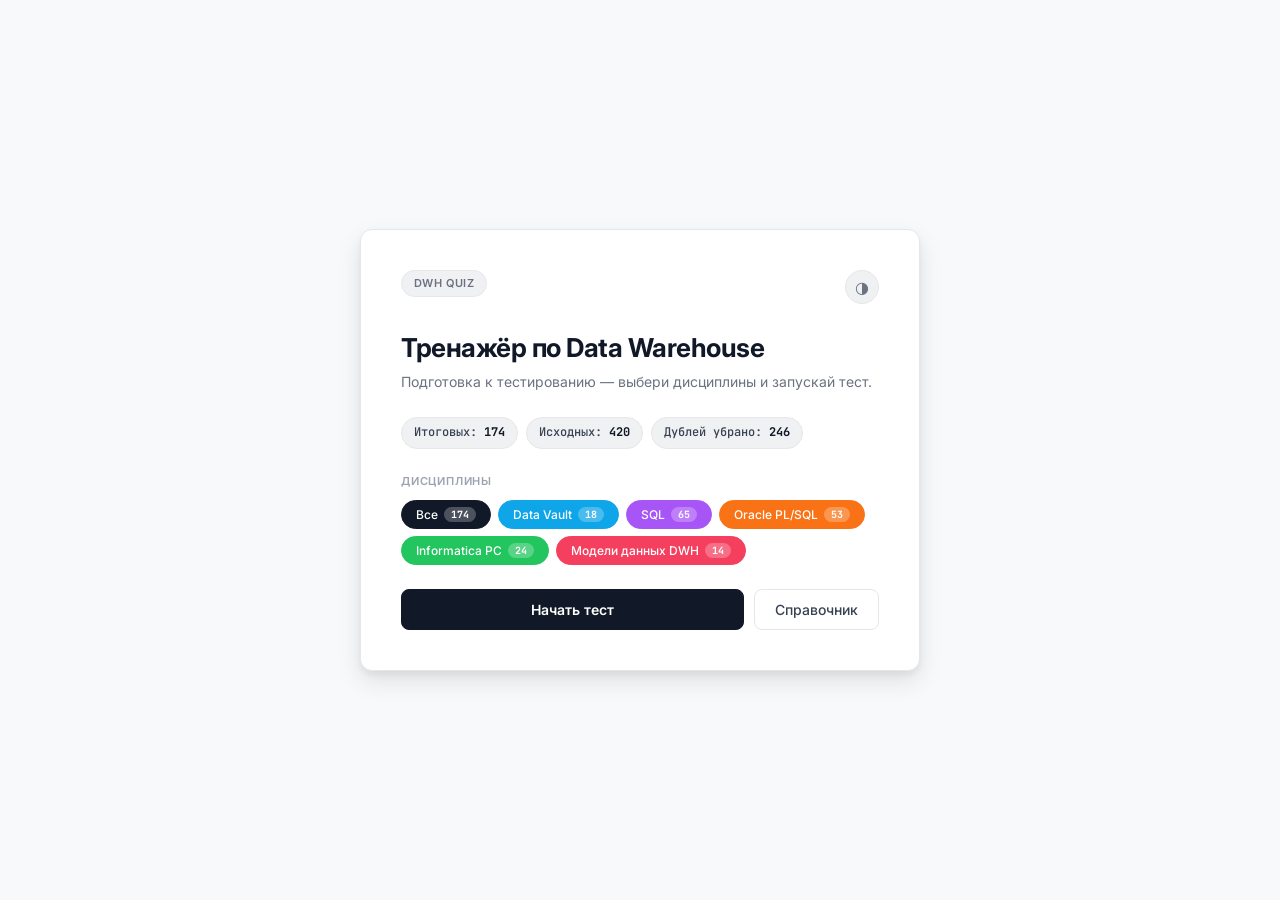
<file: dwh_quiz_final.html>
<!DOCTYPE html>
<html lang="ru" data-theme="light">
<head>
<meta charset="UTF-8">
<meta name="viewport" content="width=device-width, initial-scale=1.0">
<title>DWH Quiz</title>
<link rel="preconnect" href="https://fonts.googleapis.com">
<link href="https://fonts.googleapis.com/css2?family=Inter:wght@400;500;600;700&family=JetBrains+Mono:wght@400;700&display=swap" rel="stylesheet">
<style>
:root {
  --bg:#ffffff; --bg2:#f8f9fa; --bg3:#f0f1f3;
  --surface:#ffffff; --surface2:#f8f9fa;
  --border:#e5e7eb; --border2:#d1d5db;
  --text:#111827; --text2:#374151; --text3:#6b7280; --text4:#9ca3af;
  --accent:#111827;
  --correct:#16a34a; --correct-bg:#f0fdf4; --correct-border:#bbf7d0;
  --wrong:#dc2626; --wrong-bg:#fef2f2; --wrong-border:#fecaca;
  --disabled-bg:#f9fafb; --disabled-text:#9ca3af;
  --shadow:0 1px 3px rgba(0,0,0,.08),0 1px 2px rgba(0,0,0,.04);
  --shadow-lg:0 10px 25px rgba(0,0,0,.1),0 4px 6px rgba(0,0,0,.05);
  --radius:12px; --radius-sm:8px; --radius-xs:6px;
  --tr:150ms ease;
}
[data-theme="dark"] {
  --bg:#0f1117; --bg2:#161b22; --bg3:#1c2130;
  --surface:#161b22; --surface2:#1c2130;
  --border:#30363d; --border2:#3d444d;
  --text:#e6edf3; --text2:#b1bac4; --text3:#8b949e; --text4:#6e7681;
  --correct:#3fb950; --correct-bg:#0d1f12; --correct-border:#26a641;
  --wrong:#f85149; --wrong-bg:#200d0c; --wrong-border:#8e1a18;
  --disabled-bg:#161b22; --disabled-text:#484f58;
  --shadow:0 1px 3px rgba(0,0,0,.3);
  --shadow-lg:0 10px 25px rgba(0,0,0,.4);
}
*,*::before,*::after{box-sizing:border-box;margin:0;padding:0}
html{font-size:16px}
body{font-family:'Inter',-apple-system,sans-serif;background:var(--bg2);color:var(--text);line-height:1.6;-webkit-font-smoothing:antialiased;min-height:100vh}
button{font-family:inherit;cursor:pointer;border:none;outline:none}
button:focus-visible{box-shadow:0 0 0 3px rgba(0,0,0,.15)}
input{font-family:inherit}
.page{display:none}
.page.active{display:block}

/* HOME */
#page-home{min-height:100vh;display:none;flex-direction:column;align-items:center;justify-content:center;padding:40px 20px}
#page-home.active{display:flex}
.home-card{background:var(--surface);border:1px solid var(--border);border-radius:var(--radius);box-shadow:var(--shadow-lg);width:100%;max-width:560px;padding:40px}
.home-header{display:flex;align-items:flex-start;justify-content:space-between;margin-bottom:28px}
.home-badge{display:inline-flex;align-items:center;gap:6px;background:var(--bg3);border:1px solid var(--border);border-radius:99px;padding:4px 12px;font-size:11px;font-weight:600;color:var(--text3);letter-spacing:.4px;text-transform:uppercase}
.theme-btn{width:34px;height:34px;border-radius:50%;background:var(--bg3);border:1px solid var(--border);display:flex;align-items:center;justify-content:center;font-size:16px;color:var(--text3);transition:var(--tr);flex-shrink:0}
.theme-btn:hover{background:var(--bg);border-color:var(--border2);color:var(--text)}
.home-title{font-size:26px;font-weight:700;letter-spacing:-.5px;color:var(--text);margin-bottom:8px;line-height:1.2}
.home-sub{color:var(--text3);font-size:14px;margin-bottom:24px}
.stats-row{display:flex;gap:8px;margin-bottom:24px;flex-wrap:wrap}
.stat-pill{background:var(--bg3);border:1px solid var(--border);border-radius:99px;padding:5px 12px;font-size:12px;font-weight:500;color:var(--text2);font-family:'JetBrains Mono',monospace}
.stat-pill span{color:var(--text);font-weight:700}
.disc-section{margin-bottom:24px}
.disc-label{font-size:11px;font-weight:600;color:var(--text4);text-transform:uppercase;letter-spacing:.8px;margin-bottom:10px}
.disc-chips{display:flex;flex-wrap:wrap;gap:7px}
.disc-chip{display:inline-flex;align-items:center;gap:6px;border:1px solid var(--border);border-radius:99px;padding:6px 14px;font-size:12px;font-weight:500;color:var(--text3);background:var(--bg);transition:var(--tr);cursor:pointer;user-select:none}
.disc-chip:hover{border-color:var(--border2);color:var(--text2)}
.disc-chip.active{background:var(--chip-color,#111);border-color:var(--chip-color,#111);color:#fff}
.disc-chip .disc-count{background:rgba(255,255,255,.25);border-radius:99px;padding:1px 7px;font-size:10px;font-family:'JetBrains Mono',monospace;font-weight:700}
.disc-chip:not(.active) .disc-count{background:var(--bg3);color:var(--text4)}
.home-btns{display:flex;gap:10px}
.btn-primary{flex:1;background:var(--text);color:var(--bg);border:1px solid var(--text);border-radius:var(--radius-sm);padding:11px 20px;font-size:14px;font-weight:600;transition:var(--tr)}
.btn-primary:hover{opacity:.85;transform:translateY(-1px)}
.btn-primary:active{transform:translateY(0)}
.btn-secondary{background:var(--bg);color:var(--text2);border:1px solid var(--border);border-radius:var(--radius-sm);padding:11px 20px;font-size:14px;font-weight:500;transition:var(--tr);white-space:nowrap}
.btn-secondary:hover{border-color:var(--border2);color:var(--text);background:var(--bg2)}

/* QUIZ */
#page-quiz{min-height:100vh;display:none;flex-direction:column;padding:24px 20px 48px}
#page-quiz.active{display:flex}
.quiz-top{max-width:680px;width:100%;margin:0 auto 20px;display:flex;align-items:center;justify-content:space-between;gap:12px}
.btn-ghost{background:none;border:1px solid var(--border);border-radius:var(--radius-sm);padding:7px 14px;font-size:12px;font-weight:500;color:var(--text3);transition:var(--tr)}
.btn-ghost:hover{border-color:var(--border2);color:var(--text2);background:var(--bg)}
.quiz-meta{font-size:12px;color:var(--text4);font-family:'JetBrains Mono',monospace;white-space:nowrap}
.progress-track{max-width:680px;width:100%;margin:0 auto 24px;height:3px;background:var(--border);border-radius:99px;overflow:hidden}
.progress-fill{height:100%;background:var(--text);border-radius:99px;transition:width .3s ease}
.q-card{max-width:680px;width:100%;margin:0 auto;background:var(--surface);border:1px solid var(--border);border-radius:var(--radius);box-shadow:var(--shadow);overflow:hidden}
.q-disc-bar{height:3px;background:var(--disc-color,#111)}
.q-body{padding:28px}
.q-disc-chip{display:inline-flex;align-items:center;border-radius:99px;padding:3px 10px;font-size:10px;font-weight:700;text-transform:uppercase;letter-spacing:.6px;margin-bottom:14px;border:1px solid transparent}
.q-num{font-size:11px;color:var(--text4);font-family:'JetBrains Mono',monospace;margin-bottom:6px}
.q-text{font-size:16px;font-weight:600;color:var(--text);line-height:1.55;margin-bottom:22px;letter-spacing:-.1px}
.answers-grid{display:grid;gap:8px}
.answer-btn{display:flex;align-items:flex-start;gap:12px;background:var(--bg2);border:1px solid var(--border);border-radius:var(--radius-sm);padding:13px 16px;font-size:13.5px;font-weight:400;color:var(--text2);text-align:left;line-height:1.5;transition:var(--tr);width:100%}
.answer-btn:hover:not(:disabled){border-color:var(--border2);background:var(--bg);color:var(--text)}
.answer-idx{font-family:'JetBrains Mono',monospace;font-size:11px;font-weight:700;color:var(--text4);min-width:18px;margin-top:2px;flex-shrink:0}
.answer-btn.state-correct{background:var(--correct-bg);border-color:var(--correct-border);color:var(--correct)}
.answer-btn.state-correct .answer-idx{color:var(--correct)}
.answer-btn.state-wrong{background:var(--wrong-bg);border-color:var(--wrong-border);color:var(--wrong)}
.answer-btn.state-wrong .answer-idx{color:var(--wrong)}
.answer-btn.state-reveal{background:var(--correct-bg);border-color:var(--correct-border);color:var(--correct);opacity:.7}
.answer-btn:disabled{cursor:default}
.answer-btn.state-none:disabled{background:var(--disabled-bg);color:var(--disabled-text);border-color:var(--border)}
.answer-btn.state-none:disabled .answer-idx{color:var(--text4);opacity:.5}
.explanation-box{display:none;margin:16px 28px 0;padding:16px;background:var(--bg2);border:1px solid var(--border);border-radius:var(--radius-sm);border-left:3px solid var(--disc-color,#111)}
.explanation-box.visible{display:block;animation:fadeUp .2s ease}
@keyframes fadeUp{from{opacity:0;transform:translateY(4px)}to{opacity:1;transform:translateY(0)}}
.exp-label{font-size:10px;font-weight:700;text-transform:uppercase;letter-spacing:.8px;color:var(--text4);margin-bottom:8px}
.exp-text{font-size:13px;color:var(--text2);line-height:1.65}
.exp-text strong{color:var(--text);font-weight:600}
.exp-text em.analogy{display:block;margin-top:8px;padding:8px 12px;background:var(--bg3);border-radius:var(--radius-xs);color:var(--text3);font-style:normal;font-size:12.5px;line-height:1.6;border-left:2px solid var(--disc-color,#111)}
.q-footer{padding:16px 28px 28px;display:flex;justify-content:flex-end}
.btn-next{background:var(--text);color:var(--bg);border:1px solid var(--text);border-radius:var(--radius-sm);padding:10px 22px;font-size:13px;font-weight:600;transition:var(--tr);display:none}
.btn-next.visible{display:block;animation:fadeUp .15s ease}
.btn-next:hover{opacity:.85}

/* RESULTS */
#page-results{min-height:100vh;display:none;flex-direction:column;align-items:center;justify-content:center;padding:40px 20px}
#page-results.active{display:flex}
.results-card{background:var(--surface);border:1px solid var(--border);border-radius:var(--radius);box-shadow:var(--shadow-lg);width:100%;max-width:460px;padding:36px;text-align:center}
.ring-wrap{position:relative;display:inline-block;margin-bottom:20px}
.ring-svg{transform:rotate(-90deg)}
.ring-track{fill:none;stroke:var(--border);stroke-width:8}
.ring-prog{fill:none;stroke:var(--text);stroke-width:8;stroke-linecap:round;transition:stroke-dashoffset .8s cubic-bezier(.4,0,.2,1)}
.ring-label{position:absolute;top:50%;left:50%;transform:translate(-50%,-50%);text-align:center}
.ring-pct{font-size:26px;font-weight:700;color:var(--text);font-family:'JetBrains Mono',monospace;display:block}
.ring-sub{font-size:10px;color:var(--text4);text-transform:uppercase;letter-spacing:.5px}
.results-title{font-size:20px;font-weight:700;margin-bottom:6px;letter-spacing:-.3px}
.results-msg{color:var(--text3);font-size:13.5px;margin-bottom:24px}
.results-stats{display:grid;grid-template-columns:repeat(3,1fr);gap:10px;margin-bottom:24px}
.r-stat{background:var(--bg2);border:1px solid var(--border);border-radius:var(--radius-sm);padding:14px 8px}
.r-stat-num{font-size:22px;font-weight:700;font-family:'JetBrains Mono',monospace}
.r-stat-num.good{color:var(--correct)}
.r-stat-num.bad{color:var(--wrong)}
.r-stat-label{font-size:11px;color:var(--text4);margin-top:2px}
.results-btns{display:flex;flex-direction:column;gap:8px}
.btn-retry-wrong{background:var(--wrong);color:#fff;border:1px solid var(--wrong);border-radius:var(--radius-sm);padding:11px 20px;font-size:14px;font-weight:600;transition:var(--tr)}
.btn-retry-wrong:hover{opacity:.9}
.btn-retry-wrong.hidden{display:none}

/* MODAL */
#modal-ref{position:fixed;inset:0;z-index:1000;display:none;align-items:flex-start;justify-content:center;padding:24px 16px;background:rgba(0,0,0,.45);backdrop-filter:blur(4px);overflow-y:auto}
#modal-ref.open{display:flex}
.modal-box{background:var(--surface);border:1px solid var(--border);border-radius:var(--radius);box-shadow:var(--shadow-lg);width:100%;max-width:700px;animation:fadeUp .2s ease;margin:auto}
.modal-head{display:flex;align-items:center;justify-content:space-between;padding:20px 24px 16px;border-bottom:1px solid var(--border)}
.modal-title{font-size:16px;font-weight:700}
.modal-close{width:30px;height:30px;background:var(--bg3);border:1px solid var(--border);border-radius:50%;display:flex;align-items:center;justify-content:center;font-size:14px;color:var(--text3);transition:var(--tr);flex-shrink:0}
.modal-close:hover{background:var(--bg2);color:var(--text)}
.modal-filters{padding:14px 24px;border-bottom:1px solid var(--border);display:flex;gap:6px;flex-wrap:wrap}
.modal-search-wrap{padding:14px 24px;border-bottom:1px solid var(--border)}
.modal-search{width:100%;background:var(--bg2);border:1px solid var(--border);border-radius:var(--radius-sm);padding:9px 14px;font-size:13px;color:var(--text);outline:none;transition:var(--tr)}
.modal-search:focus{border-color:var(--border2);background:var(--bg)}
.modal-search::placeholder{color:var(--text4)}
.modal-body{padding:16px 24px 24px;max-height:60vh;overflow-y:auto}
.ref-group{margin-bottom:20px}
.ref-group-title{font-size:10px;font-weight:700;text-transform:uppercase;letter-spacing:.8px;margin-bottom:8px;padding:0 2px}
.ref-item{border:1px solid var(--border);border-left:3px solid var(--disc-color,#ccc);border-radius:var(--radius-sm);overflow:hidden;margin-bottom:6px}
.ref-item-q{display:flex;align-items:flex-start;gap:10px;padding:11px 14px;background:var(--bg2);cursor:pointer;font-size:13px;color:var(--text2);font-weight:500;line-height:1.45;transition:var(--tr)}
.ref-item-q:hover{background:var(--bg);color:var(--text)}
.ref-item-arrow{font-size:12px;color:var(--text4);margin-top:2px;flex-shrink:0;transition:transform .15s;display:inline-block}
.ref-item.open .ref-item-arrow{transform:rotate(90deg)}
.ref-item-detail{display:none;padding:12px 14px;background:var(--surface);border-top:1px solid var(--border)}
.ref-item.open .ref-item-detail{display:block;animation:fadeUp .15s ease}
.ref-correct{display:flex;align-items:flex-start;gap:8px;background:var(--correct-bg);border:1px solid var(--correct-border);border-radius:var(--radius-xs);padding:10px 12px;font-size:12.5px;color:var(--correct);margin-bottom:8px;line-height:1.5}
.ref-correct-icon{font-size:13px;flex-shrink:0;margin-top:1px}
.ref-exp{font-size:12px;color:var(--text3);line-height:1.65}
.ref-exp strong{color:var(--text2);font-weight:600}
.ref-exp em.analogy{display:block;margin-top:6px;padding:6px 10px;background:var(--bg3);border-radius:var(--radius-xs);font-style:normal;color:var(--text3);font-size:11.5px;border-left:2px solid var(--disc-color,#ccc)}
.ref-empty{text-align:center;padding:48px 20px;color:var(--text4);font-size:14px}
</style>
</head>
<body>
<script>
window.QUESTIONS = [{"id": 0, "topic": "Data Vault", "subtopic": "Историчность данных в satellite — использование load date и load end date для отслеживания изменений атрибутов во времени", "question": "В satellite таблице атрибут изменился 3 раза. Как корректно закрыть предыдущую версию записи при использовании load_end_date?", "answers": ["load_end_date предыдущей записи проставляется как дата последней загрузки самой первой версии записи, чтобы сохранить хронологию с момента первичного появления hub-ключа в системе.", "При загрузке новой версии в load_end_date предыдущей записи проставляется дата/время новой загрузки минус 1 секунда (или сама дата новой загрузки), а у актуальной записи load_end_date остаётся NULL или максимальной датой (9999-12-31).", "При загрузке новой версии load_end_date предыдущей записи не обновляется — вместо этого старая запись физически удаляется из satellite, а новая версия атрибута вставляется как единственная актуальная запись, что обеспечивает чистоту таблицы и отсутствие дубликатов.", "При загрузке новой версии у актуальной записи load_end_date обновляется текущей датой, а у новой записи load_end_date сразу устанавливается NULL — так система всегда знает, какая запись активна."], "correct": 1, "explanation": "📅 Представь дневник с датами. Когда запись устарела — ты не вычёркиваешь её, а закрываешь дату окончания: 'актуально до 15 марта'. В Data Vault load_end_date предыдущей записи = дата загрузки новой версии. Текущая запись всегда остаётся с NULL — потому что мы ещё не знаем, когда она устареет.", "explanation_html": "<p><em class=\"analogy\">📅 Представь дневник с датами</em>. Когда запись устарела — ты не вычёркиваешь её, а закрываешь дату окончания: 'актуально до 15 марта'. В Data Vault <strong>load_end_date</strong> предыдущей записи = дата загрузки новой версии. Текущая запись всегда остаётся с <strong>NULL</strong> — потому что мы ещё не знаем, когда она устареет.</p>"}, {"id": 1, "topic": "Data Vault", "subtopic": "Load Date в Data Vault - назначение поля, правила заполнения и типичные ошибки при реализации", "question": "Почему поле Load Date в Data Vault заполняется временем загрузки в хранилище, а не временем создания записи в источнике?", "answers": ["Load Date заполняется временем загрузки, чтобы избежать дублирования: бизнес-время уже есть в источнике, поэтому в хранилище его повторно не сохраняют и используют только техническое время для сортировки записей.", "Load Date хранит время из источника, преобразованное в часовой пояс хранилища — это позволяет унифицировать временные метки и сравнивать записи из разных систем в единой шкале времени.", "Load Date фиксирует момент, когда запись появилась в DWH, обеспечивая аудит и воспроизводимость истории загрузок. Время из источника хранится отдельно — в полях бизнес-ключа или атрибутах сателлита, чтобы не смешивать техническое время хранилища с бизнес-временем.", "Load Date заполняется временем загрузки, потому что источники часто не предоставляют точного времени создания записи, а значит хранилище вынуждено использовать собственное время как единственно доступное. Если источник передаёт timestamp, то Load Date должен содержать именно его для точности аудита."], "correct": 2, "explanation": "🏭 Представь конвейер на заводе: важно знать не когда деталь изготовили на предприятии-поставщике, а когда она поступила к вам на склад. Load Date — это штамп 'принято на склад DWH'. Бизнес-время из источника хранится отдельно в атрибутах, чтобы не смешивать техническое и бизнесовое время.", "explanation_html": "<p><em class=\"analogy\">🏭 Представь конвейер на заводе: важно знать не когда деталь изготовили на предприятии-поставщике, а когда она поступила к вам на склад</em>. Load Date — это штамп 'принято на склад DWH'. Бизнес-время из источника хранится отдельно в атрибутах, чтобы не смешивать техническое и бизнесовое время.</p>"}, {"id": 2, "topic": "Data Vault", "subtopic": "Surrogate key в Data Vault — принципы генерации и применения хэш-ключей в hub и link таблицах", "question": "Почему в Data Vault хэш-ключи предпочтительнее числовых sequence-генерируемых суррогатных ключей для hub и link таблиц?", "answers": ["Числовые суррогатные ключи могут конфликтовать при слиянии данных из разных источников, так как одно и то же число может быть присвоено разным записям в разных системах, тогда как хэши гарантируют уникальность за счёт большего пространства значений.", "Хэш-ключи занимают меньше места в хранилище, чем числовые последовательности, и ускоряют операции JOIN за счёт фиксированной длины поля, что критично при работе с большими объёмами данных в hub таблицах.", "Sequence-генерируемые ключи зависят от централизованного генератора, который создаёт узкое место при параллельной загрузке, поэтому хэши предпочтительнее — они генерируются быстрее на уровне базы данных и требуют меньше вычислительных ресурсов, чем криптографические функции над бизнес-ключами, что снижает нагрузку на CPU при высокочастотной потоковой загрузке из множества источников одновременно.", "Хэш-ключи детерминированы: одни и те же бизнес-ключи всегда дают одинаковый хэш независимо от источника или среды загрузки, что позволяет параллельно загружать данные из разных систем без централизованной координации и устраняет зависимость от порядка загрузки."], "correct": 3, "explanation": "🔑 Представь номер паспорта. Если два человека одновременно из разных городов приходят регистрироваться, каждый может независимо посчитать свой номер по алгоритму (хэш), и он всегда будет одинаков. С числовой последовательностью нужен один 'выдающий номера' центр — это узкое место при параллельной загрузке.", "explanation_html": "<p><em class=\"analogy\">🔑 Представь номер паспорта</em>. Если два человека одновременно из разных городов приходят регистрироваться, каждый может независимо посчитать свой номер по алгоритму (<strong>хэш</strong>), и он всегда будет одинаков. С числовой последовательностью нужен один 'выдающий номера' центр — это узкое место при параллельной загрузке.</p>"}, {"id": 3, "topic": "Data Vault", "subtopic": "Link-таблицы для трёх и более сущностей — проектирование многосторонних связей в соответствии с методологией Data Vault", "question": "Почему в Data Vault Link-таблица для трёх сущностей содержит три отдельных хэш-ключа вместо одного составного?", "answers": ["Каждый хэш-ключ хранит MD5-хэш всех трёх бизнес-ключей сразу, но в разных форматах кодирования, чтобы гарантировать уникальность записи в Link-таблице при любых комбинациях входных значений.", "Один составной ключ усложнил бы дедупликацию записей, поэтому ключи разделяют для упрощения ETL-процессов.", "Три хэш-ключа используются для ускорения JOIN-операций: каждый ключ индексируется отдельно, что снижает нагрузку на базу данных при выборке данных из нескольких Hub-таблиц одновременно.", "Каждый хэш-ключ ссылается на отдельный Hub, сохраняя независимость связей и обеспечивая гибкость при изменении модели без перестройки всей таблицы. 5. Историчность данных в satellite — использование load date и load end date для отслеживания изменений атрибутов во времени Почему в satellite поле load_end_date для текущей записи хранит значение NULL, а не реальную дату?"], "correct": 3, "explanation": "🔗 Представь список участников конференции: у каждого — свой бейдж с ID. В Link-таблице для трёх участников события хранятся три разных ID (от трёх разных Hub), а не один общий. Так каждый Hub остаётся независимым, и если одна сущность изменится — не нужно перестраивать всю таблицу.", "explanation_html": "<p><em class=\"analogy\">🔗 Представь список участников конференции: у каждого — свой бейдж с ID</em>. В <strong>Link</strong>-таблице для трёх участников события хранятся три разных ID (от трёх разных <strong>Hub</strong>), а не один общий. Так каждый <strong>Hub</strong> остаётся независимым, и если одна сущность изменится — не нужно перестраивать всю таблицу.</p>"}, {"id": 4, "topic": "Data Vault", "subtopic": "Историчность данных в satellite — использование load date и load end date для отслеживания изменений атрибутов во времени", "question": "Почему в satellite поле load_end_date для текущей записи хранит значение NULL, а не реальную дату?", "answers": ["NULL означает, что запись актуальна прямо сейчас — дата окончания неизвестна, так как изменение ещё не произошло.", "NULL означает ошибку загрузки: дата окончания не была присвоена ETL-процессом из-за отсутствия информации в источнике.", "Load_end_date становится NULL после архивации записи, сигнализируя, что данные перенесены в архивную таблицу и недоступны для обычных запросов.", "NULL используется для экономии места в хранилище — реальные даты занимают больше памяти, чем пустые значения. 6. Link-таблицы Data Vault — правила проектирования связей между hub-сущностями без атрибутивной нагрузки В Link-таблице между Hub_Customer и Hub_Order обнаружили атрибут order_amount — как правильно поступить с ним согласно правилам Data Vault?"], "correct": 0, "explanation": "📖 NULL в load_end_date — это как открытый договор без даты окончания: 'действует до отдельного уведомления'. Пока нет новой версии записи — мы не знаем дату её 'смерти'. Когда придёт обновление, мы запишем дату закрытия в эту запись и создадим новую с NULL.", "explanation_html": "<p><em class=\"analogy\">📖 <strong>NULL</strong> в <strong>load_end_date</strong> — это как открытый договор без даты окончания: 'действует до отдельного уведомления'</em>. Пока нет новой версии записи — мы не знаем дату её 'смерти'. Когда придёт обновление, мы запишем дату закрытия в эту запись и создадим новую с <strong>NULL</strong>.</p>"}, {"id": 5, "topic": "Data Vault", "subtopic": "Link-таблицы Data Vault — правила проектирования связей между hub-сущностями без атрибутивной нагрузки", "question": "В Link-таблице между Hub_Customer и Hub_Order обнаружили атрибут order_amount — как правильно поступить с ним согласно правилам Data Vault?", "answers": ["Оставить order_amount в Link-таблице допустимо, если это денормализованный атрибут связи — Data Vault разрешает хранить контекстные метрики прямо в Link для ускорения аналитических запросов и снижения количества JOIN-операций.", "Перенести order_amount в Hub_Order, так как сумма заказа является ключевым бизнес-атрибутом, идентифицирующим заказ в системе.", "Вынести order_amount в Satellite к Link-таблице (SAT_LINK), так как Link хранит только хэш-ключи связанных хабов и метаданные загрузки без атрибутов.", "Удалить order_amount как избыточный — суммы хранятся в источнике. 7. Hub-таблицы Data Vault - проектирование business key для источников с пересекающимися и конфликтующими идентификаторами Как в Data Vault 2.0 рекомендуется разрешать коллизии пересекающихся business key из разных источников в Hub?"], "correct": 2, "explanation": "🏠 Представь дом (Link) и паспорт жильца (Hub). В Link хранится только факт: 'этот жилец живёт в этой квартире'. Его зарплату (order_amount) туда не вписывают — она хранится в отдельном документе (Satellite к Link). Так чисто разделяется 'кто с кем связан' и 'что мы знаем об этой связи'.", "explanation_html": "<p><em class=\"analogy\">🏠 Представь дом (<strong>Link</strong>) и паспорт жильца (<strong>Hub</strong>)</em>. В <strong>Link</strong> хранится только факт: 'этот жилец живёт в этой квартире'. Его зарплату (order_amount) туда не вписывают — она хранится в отдельном документе (<strong>Satellite</strong> к <strong>Link</strong>). Так чисто разделяется 'кто с кем связан' и 'что мы знаем об этой связи'.</p>"}, {"id": 6, "topic": "Data Vault", "subtopic": "Hub-таблицы Data Vault - проектирование business key для источников с пересекающимися и конфликтующими идентификаторами", "question": "Как в Data Vault 2.0 рекомендуется разрешать коллизии пересекающихся business key из разных источников в Hub?", "answers": ["Добавлением префикса/namespace к business key или созданием отдельных Hub-таблиц на каждый источник.", "Использованием суррогатных хэш-ключей SHA-256 для унификации всех источников в единый Hub", "Объединением конфликтующих ключей через Link-таблицу с указанием приоритета источника", "Хранением source_system как отдельного атрибута в Satellite без изменения структуры Hub 8. Data Vault vs Star Schema - принципиальные архитектурные различия и обоснование выбора Data Vault для загрузки сырых данных В хранилище на Star Schema исторически менялись атрибуты измерения 'Клиент' (адрес, категория), а бизнес требует полного аудита изменений без потери первоначальных данных — какой компонент Data Vault закроет эту задачу и почему?"], "correct": 0, "explanation": "🏷️ Представь, что два разных завода выпускают детали с одинаковыми серийными номерами '1001'. Чтобы не перепутать, добавляют префикс завода: 'ЗАВОД-А:1001' и 'ЗАВОД-Б:1001'. В Data Vault также: либо добавляем namespace к ключу, либо делаем отдельный Hub для каждого источника.", "explanation_html": "<p><em class=\"analogy\">🏷️ Представь, что два разных завода выпускают детали с одинаковыми серийными номерами '1001'</em>. Чтобы не перепутать, добавляют префикс завода: 'ЗАВОД-А:1001' и 'ЗАВОД-Б:1001'. В Data Vault также: либо добавляем namespace к ключу, либо делаем отдельный <strong>Hub</strong> для каждого источника.</p>"}, {"id": 7, "topic": "Data Vault", "subtopic": "Data Vault vs Star Schema - принципиальные архитектурные различия и обоснование выбора Data Vault для загрузки сырых данных", "question": "В хранилище на Star Schema исторически менялись атрибуты измерения 'Клиент' (адрес, категория), а бизнес требует полного аудита изменений без потери первоначальных данных — какой компонент Data Vault закроет эту задачу и почему?", "answers": ["Satellite (SAT) — хранит всю историю изменений атрибутов с временными метками (load_date, load_end_date). В отличие от SCD Type 2 в Star Schema, SAT не требует изменения структуры Hub/Link и обеспечивает полный аудируемый журнал без перестройки модели.", "Reference Table (REF) — специализированный компонент Data Vault для хранения справочных и исторических данных атрибутов. В отличие от Satellite, REF-таблицы оптимизированы именно для аудита изменяемых атрибутов измерений вроде адреса и категории клиента, содержат встроенный механизм версионирования и не требуют дополнительных Hub-структур для обеспечения полной истории изменений.", "Link (LNK) — компонент, отвечающий за связи между сущностями, идеально подходит для хранения истории изменений атрибутов клиента, поскольку каждое изменение адреса или категории означает новую бизнес-связь. Link фиксирует все версии отношений с временными метками, заменяя SCD Type 2 без перестройки модели и сохраняя полный аудируемый след изменений.", "Hub (HUB) — центральный компонент Data Vault, хранящий уникальные бизнес-ключи клиентов с временными метками первой загрузки. Именно Hub фиксирует момент появления клиента в системе и все последующие изменения его идентификаторов, обеспечивая полный аудит без изменения структуры модели и потери первоначальных данных. 9. Hub-таблицы Data Vault - проектирование business key для источников с пересекающимися и конфликтующими идентификаторами Два источника (CRM и ERP) имеют пересекающиеся числовые customer_id (1001 — разные клиенты). Какие подходы применяются при проектировании Hub_Customer для корректного разграничения записей?"], "correct": 0, "explanation": "📸 Star Schema — как фотоальбом: старое фото затирается новым. Data Vault Satellite — как хронологический дневник: каждое изменение адреса или категории клиента добавляется новой строкой с датой. Можно вернуться к любому моменту прошлого без потери данных.", "explanation_html": "<p><em class=\"analogy\">📸 Star Schema — как фотоальбом: старое фото затирается новым</em>. Data Vault <strong>Satellite</strong> — как хронологический дневник: каждое изменение адреса или категории клиента добавляется новой строкой с датой. Можно вернуться к любому моменту прошлого без потери данных.</p>"}, {"id": 8, "topic": "Data Vault", "subtopic": "Hub-таблицы Data Vault - проектирование business key для источников с пересекающимися и конфликтующими идентификаторами", "question": "Два источника (CRM и ERP) имеют пересекающиеся числовые customer_id (1001 — разные клиенты). Какие подходы применяются при проектировании Hub_Customer для корректного разграничения записей?", "answers": ["Подход 1: разделить Hub_Customer на Hub_CRM_Customer и Hub_ERP_Customer без связей между ними, поскольку Data Vault запрещает объединение идентификаторов разных источников в одном хабе; Подход 2: использовать Reference-таблицу для хранения соответствий между системами.", "Подход 1: создать единый Hub_Customer с составным ключом, объединив customer_id из обоих источников через COALESCE, что устраняет дубли; Подход 2: использовать Bridge-таблицу для маппинга пересекающихся идентификаторов между CRM и ERP.", "Подход 1: использовать только числовой customer_id как business key, добавив атрибут source_system в сателлит — это сохраняет чистоту хаба и позволяет различать источники через исторические записи сателлита.", "Подход 1: составной business key с кодом источника ('CRM_1001', 'ERP_1001'). Подход 2: раздельные хабы на источник, связанные через Same-As Link (SAL). 10. Surrogate key в Data Vault - алгоритмы генерации хеш-ключей и обеспечение детерминированности при загрузке из множества источников В Data Vault хаб CUSTOMER загружается из трёх источников: CRM (customer_id='C-001'), ERP (cust_no='C-001'), MDM (id='C001'). При использовании MD5 для генерации хеш-ключа каждый источник даёт разный хеш — как правильно обеспечить детерминированность Hub Hash Key?"], "correct": 3, "explanation": "🏷️ CRM говорит 'клиент 1001', ERP говорит 'клиент 1001' — но это разные люди! Решение: делаем составной ключ 'CRM_1001' и 'ERP_1001', или создаём отдельные Hub'ы на каждый источник, а потом связываем их через Same-As Link, если выяснится, что это одно и то же лицо.", "explanation_html": "<p><em class=\"analogy\">🏷️ CRM говорит 'клиент 1001', ERP говорит 'клиент 1001' — но это разные люди! Решение: делаем составной ключ 'CRM_1001' и 'ERP_1001', или создаём отдельные <strong>Hub</strong>'ы на каждый источник, а потом связываем их через <strong>Same-As <strong>Link</strong>, если выяснится, что это одно и то же лицо.</em></p>"}, {"id": 9, "topic": "Data Vault", "subtopic": "Surrogate key в Data Vault - алгоритмы генерации хеш-ключей и обеспечение детерминированности при загрузке из множества источников", "question": "В Data Vault хаб CUSTOMER загружается из трёх источников: CRM (customer_id='C-001'), ERP (cust_no='C-001'), MDM (id='C001'). При использовании MD5 для генерации хеш-ключа каждый источник даёт разный хеш — как правильно обеспечить детерминированность Hub Hash Key?", "answers": ["Необходимо нормализовать бизнес-ключ до загрузки: привести к единому формату (например, убрать префиксы, trim, upper/lower case) согласно стандарту хеширования, затем применять MD5/SHA-1 к нормализованному значению. Дополнительно фиксируют разделитель (например, '||') и порядок компонентов составного ключа в соглашении о хешировании (Hash Key Standard), чтобы все источники давали идентичный хеш для одного и того же бизнес-объекта.", "Нужно создать отдельный хаб для каждого источника (HUB_CUSTOMER_CRM, HUB_CUSTOMER_ERP, HUB_CUSTOMER_MDM) с собственным хеш-ключом, а связь между ними установить через Same-As Link. Нормализация бизнес-ключей до хеширования противоречит принципу Data Vault — хранить данные в исходном виде.", "Детерминированность достигается автоматически: MD5 всегда даёт одинаковый хеш для одинаковых входных данных, поэтому достаточно убедиться, что все три источника передают поле с одним и тем же именем (например, customer_id), а сама функция хеширования обеспечит уникальность. Нормализация значений избыточна и усложняет архитектуру.", "Правильное решение — использовать суррогатный ключ из sequence или identity вместо хеш-ключа на уровне хаба: каждый источник при первой загрузке получает новый суррогатный номер, а сопоставление разных форматов бизнес-ключа (C-001 из CRM и C001 из MDM) выполняется отдельно в таблице соответствий (mapping table), которая связывает суррогатные ключи разных источников между собой. Хеш-ключи в такой схеме применяются только для сателлитов, но не для хабов, поскольку хаб агрегирует уникальные бизнес-объекты, а не записи источников, и суррогат лучше отражает эту семантику. 11. Surrogate key в Data Vault - алгоритмы генерации хеш-ключей и обеспечение детерминированности при загрузке из множества источников Почему при генерации хеш-ключей в Data Vault критически важна нормализация входных значений перед хешированием?"], "correct": 2, "explanation": "🧂 Разные источники пишут по-разному: 'C-001', 'C001', 'c001'. Для детерминированности хэша нужно нормализовать до хэширования: убрать пробелы, привести к верхнему регистру, убрать спецсимволы. Только тогда один и тот же бизнес-объект получит одинаковый хэш из всех источников.", "explanation_html": "<p><em class=\"analogy\">🧂 Разные источники пишут по-разному: 'C-001', 'C001', 'c001'</em>. Для детерминированности <strong>хэш</strong>а нужно нормализовать до <strong>хэш</strong>ирования: убрать пробелы, привести к верхнему регистру, убрать спецсимволы. Только тогда один и тот же бизнес-объект получит одинаковый <strong>хэш</strong> из всех источников.</p>"}, {"id": 10, "topic": "Data Vault", "subtopic": "Surrogate key в Data Vault - алгоритмы генерации хеш-ключей и обеспечение детерминированности при загрузке из множества источников", "question": "Почему при генерации хеш-ключей в Data Vault критически важна нормализация входных значений перед хешированием?", "answers": ["Разные источники могут передавать один и тот же бизнес-ключ в разных регистрах, с пробелами или NULL-представлениями — без нормализации один объект получит разные хеш-ключи, что нарушит детерминированность и создаст дубликаты хабов.", "Нормализация входных значений перед хешированием необходима для обеспечения безопасности: без приведения к единому формату хеш-функции MD5 и SHA-1 становятся уязвимы к коллизионным атакам, когда злоумышленник может подобрать разные бизнес-ключи, дающие одинаковый хеш, что приведёт к несанкционированному слиянию записей в хабах и саттелитах Data Vault.", "Нормализация нужна исключительно для повышения производительности хеш-функций: стандартизированные строки одинаковой длины обрабатываются быстрее, что критично при загрузке больших объёмов данных из множества источников одновременно.", "Без нормализации хеш-функция вернёт ошибку при NULL-значениях. 12. Satellite-таблицы Data Vault - разделение атрибутов по скорости изменения (rate of change) при реструктуризации существующей модели Почему разделение атрибутов по скорости изменения на отдельные сателлиты снижает нагрузку на DWH при загрузке?"], "correct": 0, "explanation": "✂️ Представь: источник А пишет ' Иванов ', источник Б пишет 'ИВАНОВ', источник В — 'иванов'. Без нормализации хэш-функция выдаст три разных ключа для одного человека. Нормализация (TRIM + UPPER) делает из них одинаковую строку → один хэш → одна запись в Hub. Без этого — дубли и хаос.", "explanation_html": "<p>✂️ Представь: источник А пишет ' Иванов ', источник Б пишет 'ИВАНОВ', источник В — 'иванов'. Без нормализации <strong>хэш</strong>-функция выдаст три разных ключа для одного человека. Нормализация (TRIM + UPPER) делает из них одинаковую строку → один <strong>хэш</strong> → одна запись в <strong>Hub</strong>. Без этого — дубли и хаос.</p>"}, {"id": 11, "topic": "Data Vault", "subtopic": "Satellite-таблицы Data Vault - разделение атрибутов по скорости изменения (rate of change) при реструктуризации существующей модели", "question": "Почему разделение атрибутов по скорости изменения на отдельные сателлиты снижает нагрузку на DWH при загрузке?", "answers": ["Стабильные атрибуты не создают новых версий записей при изменении только волатильных, что уменьшает объём INSERT-операций и рост таблиц с историей.", "Разделение уменьшает количество JOIN-операций при запросах, так как каждый сателлит содержит меньше столбцов и быстрее сканируется", "Волатильные атрибуты выносятся в отдельные таблицы, что позволяет сжимать стабильные данные и экономить дисковое пространство", "Стабильные атрибуты реже индексируются, поэтому разделение снижает нагрузку на обновление индексов при каждой загрузке 13. Hub-таблицы Data Vault - структура, обязательные поля и правила создания по шаблону Вам нужно создать Hub-таблицу для сущности 'Клиент' в Data Vault. Какие обязательные поля должны присутствовать в этой таблице?"], "correct": 0, "explanation": "🗂️ Представь папку с документами. Адрес меняется раз в 5 лет, а баланс — каждый день. Если держать всё вместе, из-за изменения баланса создаётся новая версия записи даже для неизменившегося адреса. Разделив на два Satellite, каждый обновляется только тогда, когда меняется его часть.", "explanation_html": "<p><em class=\"analogy\">🗂️ Представь папку с документами</em>. Адрес меняется раз в 5 лет, а баланс — каждый день. Если держать всё вместе, из-за изменения баланса создаётся новая версия записи даже для неизменившегося адреса. Разделив на два <strong>Satellite</strong>, каждый обновляется только тогда, когда меняется его часть.</p>"}, {"id": 12, "topic": "Data Vault", "subtopic": "Hub-таблицы Data Vault - структура, обязательные поля и правила создания по шаблону", "question": "Вам нужно создать Hub-таблицу для сущности 'Клиент' в Data Vault. Какие обязательные поля должны присутствовать в этой таблице?", "answers": ["HUB_CUSTOMER_ID (суррогатный ключ), CUSTOMER_BK (бизнес-ключ), LOAD_DATE (дата загрузки), RECORD_SOURCE (источник записи).", "HUB_CUSTOMER_HK (хэш-ключ), CUSTOMER_BK (бизнес-ключ), LOAD_DATE (дата загрузки), END_DATE (дата окончания).", "HUB_CUSTOMER_HK (хэш-ключ), CUSTOMER_BK (бизнес-ключ), LOAD_DATE (дата загрузки), RECORD_SOURCE (источник записи).", "HUB_CUSTOMER_HK (хэш-ключ), CUSTOMER_NAME (имя клиента), LOAD_DATE (дата загрузки), RECORD_SOURCE (источник записи). 14. Соглашения об именовании объектов Data Vault - применение принятых naming conventions при создании и изменении таблиц Вы создаёте хаб для сущности 'Клиент' в модели Data Vault — какое имя таблицы соответствует принятым naming conventions?"], "correct": 1, "explanation": "🪪 Hub — это минимальный паспорт сущности: ID (суррогатный ключ), сам бизнес-ключ, когда пришёл (LOAD_DATE) и откуда (RECORD_SOURCE). Никаких атрибутов — только идентификация. Атрибуты идут в Satellite отдельно.", "explanation_html": "<p>🪪 <strong>Hub</strong> — это минимальный паспорт сущности: ID (<strong>суррогатный</strong> ключ), сам бизнес-ключ, когда пришёл (<strong>LOAD_DATE</strong>) и откуда (<strong>RECORD_SOURCE</strong>). Никаких атрибутов — только идентификация. Атрибуты идут в <strong>Satellite</strong> отдельно.</p>"}, {"id": 13, "topic": "Data Vault", "subtopic": "Соглашения об именовании объектов Data Vault - применение принятых naming conventions при создании и изменении таблиц", "question": "Вы создаёте хаб для сущности 'Клиент' в модели Data Vault — какое имя таблицы соответствует принятым naming conventions?", "answers": ["HUB_CUSTOMER: префикс HUB_ указывает тип объекта, имя сущности в верхнем регистре на английском.", "CUSTOMER_HUB: суффикс _HUB в конце имени таблицы является стандартом Data Vault, так как название сущности должно стоять первым для удобства сортировки объектов по алфавиту в каталоге базы данных", "DV_HUB_CUST: допустимо сокращение имени", "Hub_Customer: в Data Vault принято использовать смешанный регистр (CamelCase) для имён таблиц — префикс Hub_ указывает тип объекта, а имя сущности пишется с заглавной буквы, что соответствует общепринятым стандартам именования в корпоративных хранилищах данных 15. Surrogate key в Data Vault — принципы генерации и применения хэш-ключей в hub и link таблицах В hub-таблице для составного бизнес-ключа (first_name + last_name + birth_date) какой подход генерации хэш-ключа корректен?"], "correct": 0, "explanation": "📚 В библиотеке книги сортируют по первому слову названия: 'Война и мир', а не 'и мир, Война'. Имя сущности должно стоять первым для удобства поиска. Поэтому CUSTOMER_HUB, а не HUB_CUSTOMER. Хотя в разных командах бывают разные стандарты — главное выбрать один и придерживаться его.", "explanation_html": "<p><em class=\"analogy\">📚 В библиотеке книги сортируют по первому слову названия: 'Война и мир', а не 'и мир, Война'</em>. Имя сущности должно стоять первым для удобства поиска. Поэтому CUSTOMER_HUB, а не HUB_CUSTOMER. Хотя в разных командах бывают разные стандарты — главное выбрать один и придерживаться его.</p>"}, {"id": 14, "topic": "Data Vault", "subtopic": "Surrogate key в Data Vault — принципы генерации и применения хэш-ключей в hub и link таблицах", "question": "В hub-таблице для составного бизнес-ключа (first_name + last_name + birth_date) какой подход генерации хэш-ключа корректен?", "answers": ["Порядок полей в конкатенации не важен — главное применять TRIM и UPPER для нормализации. HASH(UPPER(TRIM(last_name)) || UPPER(TRIM(first_name)) || birth_date) даст тот же ключ, что и любой другой порядок.", "Хэшировать каждое поле отдельно и объединять результаты: HASH(first_name) || HASH(last_name) || HASH(birth_date). Это безопаснее, так как позволяет избежать коллизий при конкатенации строк разной длины и не требует фиксированного порядка полей.", "Разделитель между полями не нужен: HASH(UPPER(TRIM(first_name)) || UPPER(TRIM(last_name)) || birth_date) работает корректно, так как хэш-функция сама обеспечивает уникальность результата.", "Конкатенировать поля в фиксированном порядке с разделителем: HASH(UPPER(TRIM(first_name)) || '||' || UPPER(TRIM(last_name)) || '||' || birth_date). Порядок и нормализация должны быть одинаковы везде. 16. Business Key в Data Vault - определение, выбор и корректное заполнение в hub-таблицах Почему Business Key в hub-таблице должен храниться в исходном, неизменённом виде?"], "correct": 3, "explanation": "🥪 Чтобы хэш составного ключа был надёжным, нужно: 1) всегда один порядок полей, 2) разделитель между полями (иначе 'Ива' + 'нов' = 'Ива' + 'нов', что совпадёт с 'Иван' + 'ов'), 3) нормализация (TRIM, UPPER). Как рецепт бутерброда — всегда в одном порядке.", "explanation_html": "<p><em class=\"analogy\">🥪 Чтобы <strong>хэш</strong> составного ключа был надёжным, нужно: 1) всегда один порядок полей, 2) разделитель между полями (иначе 'Ива' + 'нов' = 'Ива' + 'нов', что совпадёт с 'Иван' + 'ов'), 3) <strong>нормализация</strong> (TRIM, UPPER)</em>. Как рецепт бутерброда — всегда в одном порядке.</p>"}, {"id": 15, "topic": "Data Vault", "subtopic": "Business Key в Data Vault - определение, выбор и корректное заполнение в hub-таблицах", "question": "Почему Business Key в hub-таблице должен храниться в исходном, неизменённом виде?", "answers": ["Чтобы сохранить уникальный идентификатор бизнеса независимо от источника и обеспечить воспроизводимость загрузки без потери смысла ключа.", "Потому что Data Vault требует хранить Business Key в исходном виде для оптимизации хранилища — нормализованные ключи занимают больше места и замедляют работу индексов в hub-таблицах при больших объёмах данных.", "Чтобы ускорить JOIN-операции между hub и link таблицами.", "Чтобы упростить дедупликацию: хранение ключа в исходном виде позволяет базе данных автоматически устранять дубликаты без написания дополнительного кода преобразования. 17. Добавление атрибутов в существующую satellite-таблицу - порядок действий, типы данных и соблюдение стандартов Почему при добавлении атрибута в satellite-таблицу нельзя просто изменить существующие записи, а нужно загружать новую версию строки?"], "correct": 0, "explanation": "📦 Представь штрих-код на товаре. Если магазин получил товар с кодом '12345', он хранит именно '12345', а не переводит в свою систему. Это позволяет восстановить цепочку поставок и повторить загрузку с тем же результатом. Изменение бизнес-ключа при загрузке ломает аудит.", "explanation_html": "<p><em class=\"analogy\">📦 Представь штрих-код на товаре</em>. Если магазин получил товар с кодом '12345', он хранит именно '12345', а не переводит в свою систему. Это позволяет восстановить цепочку поставок и повторить загрузку с тем же результатом. Изменение бизнес-ключа при загрузке ломает аудит.</p>"}, {"id": 16, "topic": "Data Vault", "subtopic": "Добавление атрибутов в существующую satellite-таблицу - порядок действий, типы данных и соблюдение стандартов", "question": "Почему при добавлении атрибута в satellite-таблицу нельзя просто изменить существующие записи, а нужно загружать новую версию строки?", "answers": ["Satellite использует append-only подход из соображений производительности: вставка новых строк быстрее UPDATE, особенно при параллельной загрузке из нескольких источников.", "Изменять существующие записи запрещено только в продакшн-среде из-за блокировок таблиц; в тестовом контуре допускается прямое обновление атрибутов через UPDATE.", "Satellite хранит историю изменений через версионирование: каждое изменение атрибута создаёт новую запись с актуальным load_date, сохраняя предыдущие версии нетронутыми для исторического анализа.", "Изменение существующих записей нарушает первичный ключ satellite-таблицы, так как он включает load_date и не допускает повторных значений для одного hub-ключа. 18. Satellite-таблицы Data Vault - структура, назначение атрибутов и связь с родительским hub Почему Satellite-таблица хранит исторические изменения атрибутов через добавление новых строк, а не обновление существующих?"], "correct": 2, "explanation": "📜 Satellite — это юридический архив: нельзя изменить уже подписанный документ. Если что-то изменилось, создаётся новый документ с датой. Старые версии остаются нетронутыми. Это обеспечивает полный аудит: всегда видно, каким был атрибут в любой момент времени.", "explanation_html": "<p><em class=\"analogy\">📜 <strong>Satellite</strong> — это юридический архив: нельзя изменить уже подписанный документ</em>. Если что-то изменилось, создаётся новый документ с датой. Старые версии остаются нетронутыми. Это обеспечивает полный аудит: всегда видно, каким был атрибут в любой момент времени.</p>"}, {"id": 17, "topic": "Data Vault", "subtopic": "Satellite-таблицы Data Vault - структура, назначение атрибутов и связь с родительским hub", "question": "Почему Satellite-таблица хранит исторические изменения атрибутов через добавление новых строк, а не обновление существующих?", "answers": ["Потому что Hub-таблица не поддерживает каскадные обновления, и Satellite вынужден добавлять строки вместо изменения старых", "Чтобы ускорить запросы: новые строки индексируются быстрее, чем обновление существующих записей в больших таблицах", "Чтобы избежать блокировок: UPDATE блокирует таблицу, а INSERT позволяет параллельно писать данные без конфликтов", "Чтобы сохранить полную историю изменений: каждая новая строка фиксирует состояние атрибутов на конкретный момент времени через load_date, не затирая предыдущие версии"], "correct": 3, "explanation": "📕 Satellite работает как бортовой журнал корабля: каждое событие записывается новой строкой с датой и временем. Никто не стирает старые записи — они остаются для истории. UPDATE уничтожил бы историю, а INSERT сохраняет её полностью.", "explanation_html": "<p><em class=\"analogy\">📕 <strong>Satellite</strong> работает как бортовой журнал корабля: каждое событие записывается новой строкой с датой и временем</em>. Никто не стирает старые записи — они остаются для истории. UPDATE уничтожил бы историю, а INSERT сохраняет её полностью.</p>"}, {"id": 18, "topic": "Informatica PC", "subtopic": "Трансформация Expression в Informatica PowerCenter — форматирование и преобразование полей при загрузке плоских файлов в таблицу-приёмник", "question": "Почему трансформация Expression в Informatica PowerCenter не может изменить количество строк на выходе?", "answers": ["Expression выполняет построчную обработку, но может объединять дублирующиеся строки в одну, если их значения совпадают после применения трансформаций — это встроенная оптимизация.", "Expression поддерживает только чтение данных без их модификации, поэтому все строки проходят через трансформацию без каких-либо изменений, что автоматически сохраняет их исходное количество на выходе.", "Expression обрабатывает каждую строку индивидуально и передаёт её дальше без фильтрации или агрегации — одна входная строка всегда даёт одну выходную.", "Expression не фильтрует строки, так как это функция агрегации."], "correct": 2, "explanation": "⚗️ Expression в Informatica — это формульная пробирка: вы можете изменить состав жидкости (значения полей), но не количество молекул (строк). Каждая входящая строка выходит ровно одной строкой с (возможно) изменёнными значениями. Для изменения количества строк используют Filter или Aggregator.", "explanation_html": "<p><em class=\"analogy\">⚗️ <strong>Expression</strong> в Informatica — это формульная пробирка: вы можете изменить состав жидкости (значения полей), но не количество молекул (строк)</em>. Каждая входящая строка выходит ровно одной строкой с (возможно) изменёнными значениями. Для изменения количества строк используют Filter или <strong>Aggregator</strong>.</p>"}, {"id": 19, "topic": "Informatica PC", "subtopic": "Трансформация Router — маршрутизация потоков данных по условиям и формирование различных наборов атрибутов через Expression в каждой ветке", "question": "Почему каждая ветка Router может иметь собственный Expression-трансформер с независимым набором атрибутов?", "answers": ["Потому что Router создаёт копии всех входящих строк для каждой ветки одновременно, а Expression-трансформер в каждой ветке получает полный набор данных и самостоятельно фильтрует нужные строки через внутренние условия — это позволяет формировать разные атрибуты без пересечения результатов между ветками.", "Потому что Router разделяет поток на отдельные группы строк по условиям, и каждая группа обрабатывается своим независимым конвейером трансформаций — Expression в каждой ветке работает только со своим подмножеством строк, формируя уникальный набор выходных полей без влияния на другие ветки.", "Потому что каждая ветка Router физически изолирована на уровне сессии Informatica и запускается в отдельном потоке выполнения с собственным контекстом памяти, поэтому Expression-трансформер в каждой ветке автоматически получает независимое пространство переменных и атрибутов, недоступное другим веткам.", "Потому что Expression-трансформер содержит встроенный механизм маршрутизации, который определяет принадлежность строки к конкретной ветке Router и на основании этого активирует соответствующий набор вычислений — именно Expression управляет тем, какие атрибуты будут сформированы для каждого условия Router."], "correct": 1, "explanation": "🚦 Router — как развязка на дороге: он разделяет поток машин по разным съездам в зависимости от условия. Каждый съезд (ветка) — независимая дорога со своими правилами. Expression в каждой ветке видит только 'своих' машин и может обрабатывать их по-своему.", "explanation_html": "<p><em class=\"analogy\">🚦 <strong>Router</strong> — как развязка на дороге: он разделяет поток машин по разным съездам в зависимости от условия</em>. Каждый съезд (ветка) — независимая дорога со своими правилами. <strong>Expression</strong> в каждой ветке видит только 'своих' машин и может обрабатывать их по-своему.</p>"}, {"id": 20, "topic": "Informatica PC", "subtopic": "Трансформация Joiner — объединение разнородных источников и последующая фильтрация данных через Filter", "question": "В маппинге Informatica PC два источника объединяются через Joiner. Мастер-таблица содержит 1 млн строк, детальная — 10 тыс. Какую таблицу назначить Master-источником для оптимизации памяти?", "answers": ["Большую таблицу (1 млн) назначить Master: Joiner кэширует Detail, поэтому меньший поток должен быть ведущим.", "Размер таблицы не влияет на выбор Master — определяющий фактор порядок соединения и тип JOIN, а не количество строк.", "Меньшую таблицу (10 тыс.) назначить Detail: Informatica оптимизирует кэш для Detail-источника, Master читается потоком.", "Меньшую таблицу (10 тыс. строк) назначить Master: Informatica кэширует Master-источник в памяти, большую (1 млн) — Detail (драйвирующий поток)."], "correct": 3, "explanation": "📚 Joiner кэширует Master-таблицу в оперативной памяти как словарь для быстрого поиска. Поэтому мастером назначают меньшую таблицу (10 тыс. строк), чтобы она поместилась в памяти целиком. Большая таблица (1 млн) читается потоком и ищет совпадения в этом словаре.", "explanation_html": "<p><em class=\"analogy\">📚 <strong>Joiner</strong> кэширует <strong>Master</strong>-таблицу в оперативной памяти как словарь для быстрого поиска</em>. Поэтому мастером назначают меньшую таблицу (10 тыс. строк), чтобы она поместилась в памяти целиком. Большая таблица (1 млн) читается потоком и ищет совпадения в этом словаре.</p>"}, {"id": 21, "topic": "Informatica PC", "subtopic": "Трансформация Lookup в Informatica PC — режимы кэширования (статический, динамический) и их применение для определения новых и изменённых записей при загрузке Satellite", "question": "Почему динамический кэш Lookup предпочтительнее статического при загрузке Satellite в Data Vault?", "answers": ["Динамический кэш предпочтительнее, потому что он загружается в оперативную память полностью до начала обработки строк, обеспечивая более быстрый доступ к данным по сравнению со статическим кэшем, который обращается к базе данных при каждом поиске. Это критично при загрузке Satellite, где объёмы данных особенно велики.", "Динамический кэш автоматически применяет хеш-партиционирование при поиске совпадений, что позволяет параллельно обрабатывать несколько потоков данных одновременно. Статический кэш работает только в однопоточном режиме, из-за чего при загрузке Satellite возникают узкие места производительности и некорректная сортировка дельта-записей внутри батча.", "Динамический кэш предпочтительнее, поскольку он хранит хеш-суммы всех атрибутов Satellite и автоматически сравнивает их с входящими записями, генерируя флаги NEW и CHANGED без дополнительных трансформаций. Статический кэш такой функциональности не поддерживает и требует ручного написания сложных выражений в трансформации Expression для определения изменений.", "Динамический кэш обновляется в процессе выполнения маппинга: новые записи добавляются в кэш на лету, что позволяет корректно различать новые и изменённые записи внутри одного батча — статический кэш содержит только снимок данных на момент старта и не отражает изменения, внесённые в текущем прогоне. 5. Цепочка трансформаций для загрузки Data Vault Hub — построение последовательности Lookup → Expression → Aggregator → Router с дедупликацией бизнес-ключей и вычислением хэш-значений Почему Aggregator в цепочке загрузки Hub располагается после Expression?"], "correct": 3, "explanation": "🔄 Статический кэш Lookup — снимок на начало дня. Динамический — живая база данных: если в ходе загрузки появилась новая запись, она сразу добавляется в кэш. Это критично для Satellite: новые записи внутри одного батча должны правильно определяться как 'новые', а не 'уже существующие'.", "explanation_html": "<p><em class=\"analogy\">🔄 Статический кэш <strong>Lookup</strong> — снимок на начало дня</em>. Динамический — живая база данных: если в ходе загрузки появилась новая запись, она сразу добавляется в кэш. Это критично для Satellite: новые записи внутри одного батча должны правильно определяться как 'новые', а не 'уже существующие'.</p>"}, {"id": 22, "topic": "Informatica PC", "subtopic": "Цепочка трансформаций для загрузки Data Vault Hub — построение последовательности Lookup → Expression → Aggregator → Router с дедупликацией бизнес-ключей и вычислением хэш-значений", "question": "Почему Aggregator в цепочке загрузки Hub располагается после Expression?", "answers": ["Expression должен очистить NULL-значения бизнес-ключей перед группировкой в Aggregator", "Aggregator не работает со строковыми полями до их нормализации в Expression", "Aggregator первым читает источник", "Хэш-поле вычисляется в Expression и недоступно Aggregator до него. 6. Трансформация Lookup в Informatica PowerCenter — обогащение входящего потока данных справочными значениями по ключевому полю Почему трансформация Lookup в Informatica PowerCenter по умолчанию возвращает только первое найденное совпадение, даже если в таблице-справочнике есть несколько подходящих строк?"], "correct": 3, "explanation": "🍳 Сначала Expression нарезает и подготавливает ингредиенты (чистит NULL, нормализует, вычисляет хэш), а потом Aggregator готовит блюдо (группирует). Если дать Aggregator'у грязные данные с NULL — группировка сломается, потому что NULL ≠ NULL в SQL.", "explanation_html": "<p><em class=\"analogy\">🍳 Сначала <strong>Expression</strong> нарезает и подготавливает ингредиенты (чистит NULL, нормализует, вычисляет хэш), а потом <strong>Aggregator</strong> готовит блюдо (группирует)</em>. Если дать <strong>Aggregator</strong>'у грязные данные с NULL — группировка сломается, потому что NULL ≠ NULL в SQL.</p>"}, {"id": 23, "topic": "Informatica PC", "subtopic": "Трансформация Lookup в Informatica PowerCenter — обогащение входящего потока данных справочными значениями по ключевому полю", "question": "Почему трансформация Lookup в Informatica PowerCenter по умолчанию возвращает только первое найденное совпадение, даже если в таблице-справочнике есть несколько подходящих строк?", "answers": ["Lookup возвращает первое совпадение, потому что это ограничение лицензии базового уровня — в расширенной версии можно настроить возврат всех строк.", "По умолчанию Lookup работает в режиме single-match для экономии памяти: кэш хранит только уникальные ключи, удаляя повторяющиеся записи при загрузке справочника.", "Lookup использует SQL-запрос с DISTINCT, который автоматически удаляет дубликаты ещё на этапе выборки из базы данных, поэтому в результате всегда одна строка.", "Lookup кэширует данные и при поиске возвращает первую совпавшую запись из кэша, так как предназначен для обогащения строки единственным справочным значением, а не для генерации нескольких выходных строк на одну входную."], "correct": 3, "explanation": "📖 Lookup — это словарь: когда ищёшь слово, получаешь первое определение. Он создан для обогащения одной строки одним значением из справочника. Если в справочнике несколько строк с одним ключом — вернётся первая из кэша. Для нескольких совпадений нужен Joiner.", "explanation_html": "<p><em class=\"analogy\">📖 <strong>Lookup</strong> — это словарь: когда ищёшь слово, получаешь первое определение</em>. Он создан для обогащения одной строки одним значением из справочника. Если в справочнике несколько строк с одним ключом — вернётся первая из кэша. Для нескольких совпадений нужен <strong>Joiner</strong>.</p>"}, {"id": 24, "topic": "Oracle PL/SQL", "subtopic": "Пакеты (PACKAGE) PL/SQL - организация процедур и функций загрузки хабов, линков и сателлитов в пакеты с разделением спецификации и тела", "question": "В пакете DWH_LOAD при загрузке хаба в спецификации объявлена процедура load_hub_customer, но тело пакета её не содержит — что произойдёт при компиляции тела пакета?", "answers": ["Компиляция тела завершится с предупреждением PLW-06009, спецификация пакета будет автоматически инвалидирована, а вызов load_hub_customer вернёт NULL вместо выполнения логики загрузки хаба.", "Компиляция тела завершится ошибкой: PLS-00323, так как процедура объявлена в спецификации, но не реализована в теле пакета.", "Компиляция тела пакета завершится успешно, но при вызове load_hub_customer Oracle автоматически сгенерирует исключение NO_DATA_FOUND, так как тело процедуры не определено.", "Компиляция тела пакета пройдёт без ошибок — Oracle допускает отсутствие реализации процедуры в теле, если она объявлена в спецификации как forward declaration без параметров."], "correct": 1, "explanation": "🏗️ Пакет PL/SQL — как здание: спецификация (spec) — это фасад с вывеской 'здесь есть процедура X'. Если фасад обещает процедуру, а внутри (тело пакета) её нет — компилятор выдаст ошибку PLS-00323: 'вы пообещали, но не сделали'. Фасад и внутренности должны соответствовать друг другу.", "explanation_html": "<p><em class=\"analogy\">🏗️ Пакет PL/SQL — как здание: спецификация (spec) — это фасад с вывеской 'здесь есть процедура X'</em>. Если фасад обещает процедуру, а внутри (тело пакета) её нет — компилятор выдаст ошибку PLS-00323: 'вы пообещали, но не сделали'. Фасад и внутренности должны соответствовать друг другу.</p>"}, {"id": 25, "topic": "Oracle PL/SQL", "subtopic": "Курсоры PL/SQL - использование явных курсоров, курсорных переменных и атрибутов курсора для построчной и пакетной обработки данных в ETL-процедурах", "question": "В ETL-процедуре необходимо обработать 10 млн строк из staging-таблицы с минимальной нагрузкой на память — какой механизм курсора оптимален?", "answers": ["Неявный курсор в цикле FOR с прямым INSERT/UPDATE — Oracle автоматически оптимизирует построчную обработку через внутренний механизм array processing, поэтому явное управление размером пакета через LIMIT избыточно и усложняет код без реального выигрыша по памяти.", "Явный курсор с BULK COLLECT ... LIMIT (например, LIMIT 1000) в цикле LOOP — загружает данные пакетами фиксированного размера, снижая количество context switch между SQL и PL/SQL и контролируя потребление памяти.", "Явный курсор с BULK COLLECT без LIMIT — загружает все 10 млн строк в коллекцию за один раз, что полностью устраняет context switch между SQL и PL/SQL и обеспечивает максимальную скорость обработки при минимальных накладных расходах на циклы.", "Курсорная переменная REF CURSOR с FETCH построчно — проще в коде."], "correct": 1, "explanation": "🚌 BULK COLLECT с LIMIT — как автобус с вместимостью: загружает пассажиров порциями по 1000, везёт, высаживает, возвращается за следующей партией. Без LIMIT — как попытка вместить всех 10 млн в один автобус: он рухнет (переполнение памяти). Порции = баланс между скоростью и расходом памяти.", "explanation_html": "<p><em class=\"analogy\">🚌 <strong>BULK COLLECT</strong> с LIMIT — как автобус с вместимостью: загружает пассажиров порциями по 1000, везёт, высаживает, возвращается за следующей партией</em>. Без LIMIT — как попытка вместить всех 10 млн в один автобус: он рухнет (переполнение памяти). Порции = баланс между скоростью и расходом памяти.</p>"}, {"id": 26, "topic": "Oracle PL/SQL", "subtopic": "Последовательности (SEQUENCE) - создание и применение последовательностей для генерации суррогатных ключей в объектах хранилища данных", "question": "В Data Vault хабе необходимо генерировать суррогатный ключ при вставке новых записей — какой DDL-синтаксис Oracle позволит привязать sequence к колонке хаба без использования триггера?", "answers": ["Использовать конструкцию GENERATED ALWAYS AS IDENTITY — hub_key NUMBER GENERATED ALWAYS AS IDENTITY PRIMARY KEY, которая автоматически создаёт и привязывает sequence к колонке. Работает с Oracle 12c+ и не требует триггеров, однако sequence при этом создаётся неявно и не может использоваться в других таблицах хранилища.", "Использовать DEFAULT-значение с псевдостолбцом ROWNUM: hub_key NUMBER DEFAULT ROWNUM NOT NULL — это встроенный механизм Oracle, гарантирующий уникальность ключей в хабе без отдельного объекта sequence, поскольку ROWNUM автоматически инкрементируется для каждой новой строки в сессии.", "Использовать DEFAULT-значение колонки: hub_key NUMBER DEFAULT hub_seq.NEXTVAL NOT NULL. Доступно с Oracle 12c+, sequence генерируется автоматически при INSERT без явного указания значения.", "Использовать синтаксис CREATE SEQUENCE hub_seq и затем указать BEFORE INSERT триггер с :NEW.hub_key := hub_seq.NEXTVAL — это стандартный Oracle-подход до версии 12c, который полностью заменяет DEFAULT NEXTVAL и считается более портируемым для хранилищ, работающих на нескольких версиях Oracle одновременно."], "correct": 2, "explanation": "🔢 DEFAULT hub_seq.NEXTVAL — как автозаполнение даты в форме: вы не пишете дату вручную, она подставляется автоматически. С Oracle 12c+ sequence можно напрямую прописать как DEFAULT-значение колонки, без триггеров. INSERT не указывает это поле — Oracle сам берёт следующий номер.", "explanation_html": "<p><em class=\"analogy\">🔢 DEFAULT hub_seq.<strong>NEXTVAL</strong> — как автозаполнение даты в форме: вы не пишете дату вручную, она подставляется автоматически</em>. С Oracle 12c+ sequence можно напрямую прописать как DEFAULT-значение колонки, без триггеров. INSERT не указывает это поле — Oracle сам берёт следующий номер.</p>"}, {"id": 27, "topic": "Oracle PL/SQL", "subtopic": "Пользовательские типы данных PL/SQL — создание объектных типов, коллекций (VARRAY, Nested Table, Associative Array) для обработки наборов данных в ETL-логике", "question": "Почему Associative Array в PL/SQL нельзя сохранить в столбец таблицы Oracle, в отличие от Nested Table?", "answers": ["Associative Array нельзя хранить в таблице, потому что он использует индексацию по произвольным ключам (включая VARCHAR2), что несовместимо с реляционной моделью Oracle — Nested Table же всегда индексируется по целым числам, что делает её структурно совместимой с SQL-движком и позволяет Oracle корректно сериализовать данные в табличный столбец.", "Это ограничение связано с тем, что Associative Array является устаревшим типом коллекции (ранее назывался PL/SQL Table), и Oracle намеренно запретил его использование в SQL-контексте в целях обратной совместимости, оставив эту возможность только для Nested Table и VARRAY.", "Associative Array не поддерживает хранение в столбцах таблиц из-за ограничения на максимальный размер коллекции — он не может превышать 32KB, тогда как Nested Table не имеет такого ограничения и поэтому допускается SQL-движком для персистентного хранения.", "Associative Array существует только в памяти PL/SQL-движка и не имеет соответствующего SQL-типа на уровне базы данных, тогда как Nested Table является schema-level типом, известным SQL-движку Oracle и пригодным для хранения в столбцах таблиц. 5. Обработка исключений PL/SQL — проектирование стратегий обработки ошибок в процессах загрузки DWH: пользовательские исключения, PRAGMA EXCEPTION_INIT, логирование ошибок В процессе загрузки DWH через Informatica PC возникает ORA-00001 (нарушение уникальности). Как правильно перехватить эту ошибку в PL/SQL-процедуре и залогировать её без остановки всего пакета загрузки?"], "correct": 3, "explanation": "🏠 Associative Array живёт только в оперативной памяти PL/SQL, как блокнот на рабочем столе. Nested Table — как официальный документ в сейфе (схеме БД): у неё есть SQL-тип, Oracle её знает и может хранить в столбце таблицы. Блокнот нельзя положить в сейф — он не формализован.", "explanation_html": "<p><em class=\"analogy\">🏠 Associative Array живёт только в оперативной памяти PL/SQL, как блокнот на рабочем столе</em>. Nested Table — как официальный документ в сейфе (схеме БД): у неё есть SQL-тип, Oracle её знает и может хранить в столбце таблицы. Блокнот нельзя положить в сейф — он не формализован.</p>"}, {"id": 28, "topic": "Oracle PL/SQL", "subtopic": "Обработка исключений PL/SQL — проектирование стратегий обработки ошибок в процессах загрузки DWH: пользовательские исключения, PRAGMA EXCEPTION_INIT, логирование ошибок", "question": "В процессе загрузки DWH через Informatica PC возникает ORA-00001 (нарушение уникальности). Как правильно перехватить эту ошибку в PL/SQL-процедуре и залогировать её без остановки всего пакета загрузки?", "answers": ["Перехватывать ORA-00001 не нужно — достаточно добавить хинт IGNORE_ROW_ON_DUPKEY_INDEX в INSERT-запрос, тогда Oracle молча пропустит дубли без исключений и логирования.", "Использовать встроенное исключение DUP_VAL_ON_INDEX без PRAGMA EXCEPTION_INIT — оно автоматически перехватит ORA-00001. В блоке EXCEPTION записать ошибку в лог-таблицу прямым INSERT в рамках основной транзакции, после чего вызвать ROLLBACK SAVEPOINT для отката только нарушающей строки, а затем продолжить цикл загрузки — автономная транзакция здесь избыточна и замедляет процесс.", "Объявить исключение и привязать его через PRAGMA EXCEPTION_INIT(e_dup_val, -1), в блоке EXCEPTION перехватить его, записать в лог-таблицу (SQLERRM, SQLCODE, имя процедуры, время) через автономную транзакцию (PRAGMA AUTONOMOUS_TRANSACTION), затем выполнить CONTINUE или обработать строку-нарушитель отдельно — основная транзакция при этом не откатывается.", "Объявить исключение и привязать через PRAGMA EXCEPTION_INIT(e_dup_val, -1), перехватить в блоке EXCEPTION, залогировать через автономную транзакцию, затем обязательно вызвать RAISE для повторного возбуждения исключения наверх — иначе Informatica PC не получит сигнал об ошибке и не сможет корректно пометить сессию как failed, что приведёт к потере трассировки ошибок в мониторинге ETL и повторной загрузке дублей. 6. Представления (View) — разработка сложных view для слоёв Business Vault и Information Mart поверх Raw Vault: логика вычислений, агрегаций и Point-in-Time структур Почему Point-in-Time (PIT) таблицы в Data Vault реализуются как материализованные view или отдельные таблицы, а не как обычные view поверх сателлитов?"], "correct": 2, "explanation": "🎯 PRAGMA EXCEPTION_INIT + AUTONOMOUS_TRANSACTION — золотой стандарт логирования ошибок. PRAGMA даёт дублю имя (e_dup_val), EXCEPTION перехватывает его, AUTONOMOUS_TRANSACTION позволяет записать в лог-таблицу даже если основная транзакция откатится. Так загрузка продолжается, а ошибка фиксируется.", "explanation_html": "<p><em class=\"analogy\">🎯 <strong>PRAGMA</strong> <strong>EXCEPTION</strong>_INIT + AUTONOMOUS_TRANSACTION — золотой стандарт логирования ошибок</em>. <strong>PRAGMA</strong> даёт дублю имя (e_dup_val), <strong>EXCEPTION</strong> перехватывает его, AUTONOMOUS_TRANSACTION позволяет записать в лог-таблицу даже если основная транзакция откатится. Так загрузка продолжается, а ошибка фиксируется.</p>"}, {"id": 29, "topic": "Oracle PL/SQL", "subtopic": "Представления (View) — разработка сложных view для слоёв Business Vault и Information Mart поверх Raw Vault: логика вычислений, агрегаций и Point-in-Time структур", "question": "Почему Point-in-Time (PIT) таблицы в Data Vault реализуются как материализованные view или отдельные таблицы, а не как обычные view поверх сателлитов?", "answers": ["Обычный view при каждом обращении выполняет дорогостоящие JOIN всех сателлитов с поиском актуальной записи на заданную дату. PIT-структура материализует снимки: для каждого бизнес-ключа и даты хранятся HASH_KEY и LOAD_DTS каждого сателлита, а при отсутствии записи — нулевой хэш (ghost record). Это превращает временно́й поиск в простой lookup, обеспечивая предсказуемую производительность на больших объёмах.", "Обычные view технически способны реализовать PIT-логику, однако их не используют из-за ограничений оптимизатора Oracle: CBO не умеет корректно строить планы выполнения для view, содержащих аналитические функции ROW_NUMBER() OVER (PARTITION BY ... ORDER BY LOAD_DTS DESC) поверх множества сателлитов одновременно, что приводит к игнорированию существующих индексов и принудительному full table scan каждого сателлита при любом обращении к такому view.", "PIT-таблицы реализуются как материализованные объекты главным образом из соображений согласованности данных: обычный view при параллельных транзакциях загрузки может возвращать разные снимки для одного бизнес-ключа разным сессиям, тогда как материализованная структура фиксирует единое состояние данных на момент последнего refresh, гарантируя транзакционную консистентность всех аналитических запросов к слою Information Mart независимо от текущей активности ETL-процессов.", "PIT-структуры материализуются прежде всего потому, что обычные view не поддерживают хранение ghost records (нулевых хэшей) для отсутствующих записей в сателлитах — это ограничение синтаксиса Oracle, и единственный способ обойти его — физически зафиксировать строки с NULL-значениями или нулевыми хэшами в отдельной таблице или материализованном view, которые Oracle умеет корректно индексировать и использовать в bitmap-планах. 7. Переменные и типы данных PL/SQL - объявление и использование скалярных переменных, констант и якорных типов (%TYPE, %ROWTYPE) в блоках ETL-процессов Почему использование %TYPE для объявления переменной предпочтительнее явного указания типа данных в ETL-процессах?"], "correct": 0, "explanation": "📸 Обычный VIEW — фото по запросу: каждый раз делает новый снимок (JOIN всех сателлитов). PIT-таблица — готовый фотоальбом: снимки уже сделаны заранее, с закладками на каждую дату. Аналитики берут готовый снимок, а не ждут фотографа. Это в разы быстрее для больших данных.", "explanation_html": "<p><em class=\"analogy\">📸 Обычный VIEW — фото по запросу: каждый раз делает новый снимок (JOIN всех сателлитов)</em>. PIT-таблица — готовый фотоальбом: снимки уже сделаны заранее, с закладками на каждую дату. Аналитики берут готовый снимок, а не ждут фотографа. Это в разы быстрее для больших данных.</p>"}, {"id": 30, "topic": "Oracle PL/SQL", "subtopic": "Переменные и типы данных PL/SQL - объявление и использование скалярных переменных, констант и якорных типов (%TYPE, %ROWTYPE) в блоках ETL-процессов", "question": "Почему использование %TYPE для объявления переменной предпочтительнее явного указания типа данных в ETL-процессах?", "answers": ["При изменении типа столбца в таблице переменная автоматически наследует новый тип, что исключает ошибки несоответствия типов и устраняет необходимость ручного обновления кода ETL.", "%TYPE обязателен при работе с NULL-значениями — без него переменная не может хранить NULL, что критично в ETL-процессах с пропущенными данными.", "%TYPE позволяет обойти ограничения прав доступа к таблицам, объявляя переменные без необходимости иметь привилегию SELECT на исходную таблицу.", "%TYPE ускоряет выполнение ETL-запросов, так как Oracle заранее знает точный тип и не тратит время на преобразование данных при загрузке. 8. Sequence в Oracle - создание и использование последовательностей (CREATE SEQUENCE, NEXTVAL, CURRVAL) для генерации суррогатных ключей в таблицах DWH Вам нужно создать суррогатный ключ для хаба в Data Vault — напишите DDL для sequence, стартующей с 1 с шагом 1, без кэширования?"], "correct": 0, "explanation": "🎭 %TYPE — умный дублёр актёра: как бы ни изменился типаж главной роли (тип столбца в таблице), дублёр автоматически подстраивается. Если вы написали NUMBER, а потом столбец стал VARCHAR2 — придётся вручную менять везде. С %TYPE — всё подстраивается само при перекомпиляции.", "explanation_html": "<p><em class=\"analogy\">🎭 <strong>%TYPE</strong> — умный дублёр актёра: как бы ни изменился типаж главной роли (тип столбца в таблице), дублёр автоматически подстраивается</em>. Если вы написали NUMBER, а потом столбец стал VARCHAR2 — придётся вручную менять везде. С <strong>%TYPE</strong> — всё подстраивается само при перекомпиляции.</p>"}, {"id": 31, "topic": "Oracle PL/SQL", "subtopic": "Sequence в Oracle - создание и использование последовательностей (CREATE SEQUENCE, NEXTVAL, CURRVAL) для генерации суррогатных ключей в таблицах DWH", "question": "Вам нужно создать суррогатный ключ для хаба в Data Vault — напишите DDL для sequence, стартующей с 1 с шагом 1, без кэширования?", "answers": ["CREATE SEQUENCE hub_seq START WITH 0 INCREMENT BY 1 NOCACHE NOCYCLE;", "CREATE SEQUENCE hub_seq BEGIN WITH 1 STEP 1 NOCACHE;", "CREATE SEQUENCE hub_seq START WITH 1 INCREMENT BY 1 NOCACHE NOCYCLE;", "CREATE SEQUENCE hub_seq START WITH 1 INCREMENT BY 1 CACHE 20 NOCYCLE ORDER; 17. Функции PL/SQL - создание пользовательских функций, возвращающих скалярные значения, для вычисления хэш-ключей и бизнес-атрибутов в маппингах Вам нужно создать функцию PL/SQL для вычисления хэш-ключа Hub-таблицы в Data Vault на основе бизнес-ключа. Какой встроенный Oracle-инструмент следует использовать внутри функции?"], "correct": 2, "explanation": "⚠️ Правильный синтаксис Oracle: CREATE SEQUENCE hub_seq START WITH 1 INCREMENT BY 1 NOCACHE NOCYCLE. 'BEGIN WITH' и 'STEP' — не Oracle-синтаксис. Это частая ошибка — перепутать с другими СУБД. Запомни: START WITH, INCREMENT BY, NOCACHE.", "explanation_html": "<p><em class=\"analogy\">⚠️ Правильный синтаксис Oracle: CREATE <strong>SEQUENCE</strong> hub_seq START WITH 1 INCREMENT BY 1 <strong>NOCACHE</strong> NOCYCLE</em>. '<strong>BEGIN</strong> WITH' и 'STEP' — не Oracle-синтаксис. Это частая ошибка — перепутать с другими СУБД. Запомни: START WITH, INCREMENT BY, <strong>NOCACHE</strong>.</p>"}, {"id": 32, "topic": "Oracle PL/SQL", "subtopic": "Объектные типы Oracle - создание пользовательских типов (CREATE TYPE) для передачи структурированных данных между процедурами загрузки сателлитов", "question": "Как передать коллекцию записей о бизнес-ключах в процедуру загрузки хаба, используя объектные типы Oracle?", "answers": ["Создать объектный тип строки: CREATE TYPE t_hub_key AS OBJECT (bk VARCHAR2(100), load_dts DATE); затем табличный тип: CREATE TYPE t_hub_key_tab AS TABLE OF t_hub_key; передать t_hub_key_tab как параметр процедуры.", "Создать тип CREATE TYPE t_hub_key AS TABLE OF VARCHAR2(100), передать его напрямую без объектного типа строки — Oracle автоматически упакует поля бизнес-ключа.", "Использовать ассоциативный массив: TYPE t_hub_key_tab IS TABLE OF t_hub_key INDEX BY PLS_INTEGER внутри пакета — объектные типы на уровне схемы для этого не нужны.", "Создать объектный тип строки, затем передать его как VARRAY, а не TABLE OF: CREATE TYPE t_hub_key_tab AS VARRAY(1000) OF t_hub_key — это стандартный подход для хабов. 10. Исключения PL/SQL - объявление пользовательских исключений и построение централизованной обработки ошибок в процедурах ETL-загрузки Почему в ETL-процедурах рекомендуется объявлять пользовательские исключения через PRAGMA EXCEPTION_INIT, а не использовать только встроенные исключения Oracle?"], "correct": 0, "explanation": "📦 Для передачи набора строк между процедурами используют: CREATE TYPE t_hub_key AS OBJECT (...) + CREATE TYPE t_hub_key_tab AS TABLE OF t_hub_key. Это официальный SQL-тип, Oracle его знает. Передаём как параметр — и внутри процедуры работаем с коллекцией через FORALL/BULK.", "explanation_html": "<p><em class=\"analogy\">📦 Для передачи набора строк между процедурами используют: CREATE TYPE t_hub_key AS OBJECT (...) + CREATE TYPE t_hub_key_tab AS TABLE OF t_hub_key</em>. Это официальный SQL-тип, Oracle его знает. Передаём как параметр — и внутри процедуры работаем с коллекцией через <strong>FORALL</strong>/BULK.</p>"}, {"id": 33, "topic": "Oracle PL/SQL", "subtopic": "Курсоры и обработка наборов данных — явные курсоры, REF CURSOR, BULK COLLECT и FORALL для эффективной пакетной обработки данных при загрузке в DWH", "question": "При загрузке 500 000 строк из staging в хаб Data Vault через FORALL+BULK COLLECT вы получаете ORA-24381 из-за дубликатов по hash-ключу — какой механизм позволит пропустить ошибочные строки и продолжить загрузку пакета?", "answers": ["Использовать директиву SAVE EXCEPTIONS в FORALL и обработать коллекцию SQL%BULK_EXCEPTIONS в блоке EXCEPTION, чтобы залогировать ошибочные строки и не откатывать весь пакет.", "Добавить WHEN DUP_VAL_ON_INDEX THEN NULL в блок EXCEPTION внутри FORALL — это автоматически пропустит дубликаты без отката пакета.", "Указать директиву EXCEPTIONS INTO в операторе INSERT — Oracle сам соберёт ошибочные строки в указанную таблицу исключений без дополнительного кода.", "Использовать BULK COLLECT с LIMIT и обернуть каждую итерацию в SAVEPOINT, откатывая только проблемный чанк через ROLLBACK TO SAVEPOINT. 11. Структура анонимных и именованных блоков PL/SQL - секции DECLARE, BEGIN, EXCEPTION, END и порядок их применения при разработке по готовому шаблону Почему секция DECLARE в анонимном блоке PL/SQL должна располагаться до BEGIN?"], "correct": 0, "explanation": "🚑 SAVE EXCEPTIONS в FORALL — как скорая помощь, которая едет дальше после ДТП, не останавливая всю колонну. Ошибочные строки собираются в SQL%BULK_EXCEPTIONS, основной пакет не откатывается. После FORALL — разбираем ошибки и логируем отдельно.", "explanation_html": "<p>🚑 <strong>SAVE <strong>EXCEPTION</strong>S</strong> в <strong>FORALL</strong> — как скорая помощь, которая едет дальше после ДТП, не останавливая всю колонну. Ошибочные строки собираются в SQL%BULK_<strong>EXCEPTION</strong>S, основной пакет не откатывается. После <strong>FORALL</strong> — разбираем ошибки и логируем отдельно.</p>"}, {"id": 34, "topic": "Oracle PL/SQL", "subtopic": "Структура анонимных и именованных блоков PL/SQL - секции DECLARE, BEGIN, EXCEPTION, END и порядок их применения при разработке по готовому шаблону", "question": "Почему секция DECLARE в анонимном блоке PL/SQL должна располагаться до BEGIN?", "answers": ["Секция DECLARE резервирует память до выполнения, иначе Oracle не сможет оптимизировать запросы", "Переменные и типы должны быть объявлены до их использования в исполняемом коде блока BEGIN", "BEGIN не может запуститься без инициализации стека вызовов, которую выполняет DECLARE", "DECLARE обрабатывается компилятором в последнюю очередь, поэтому синтаксически идёт первой 12. Функции PL/SQL — разработка детерминированных и табличных функций (PIPELINED) для трансформации и хеширования данных в процессах Data Vault В процессе загрузки хабов Data Vault вы используете функцию хеширования для генерации HUB_HASH_KEY. Какой атрибут объявления функции гарантирует кеширование результатов между сессиями и исключает повторные вычисления хеша для одинаковых бизнес-ключей?"], "correct": 1, "explanation": "🏗️ DECLARE — это чертёж здания, BEGIN — стройка. Нельзя начать строить, если чертежей ещё нет. Oracle компилирует блок сверху вниз: сначала объявляет все типы и переменные, потом их использует. Если переменная встречается раньше объявления — ошибка компиляции.", "explanation_html": "<p><em class=\"analogy\">🏗️ <strong>DECLARE</strong> — это чертёж здания, <strong>BEGIN</strong> — стройка</em>. Нельзя начать строить, если чертежей ещё нет. Oracle компилирует блок сверху вниз: сначала объявляет все типы и переменные, потом их использует. Если переменная встречается раньше объявления — ошибка компиляции.</p>"}, {"id": 35, "topic": "Oracle PL/SQL", "subtopic": "Функции PL/SQL — разработка детерминированных и табличных функций (PIPELINED) для трансформации и хеширования данных в процессах Data Vault", "question": "В процессе загрузки хабов Data Vault вы используете функцию хеширования для генерации HUB_HASH_KEY. Какой атрибут объявления функции гарантирует кеширование результатов между сессиями и исключает повторные вычисления хеша для одинаковых бизнес-ключей?", "answers": ["NOCOPY — исключает копирование входных параметров и кеширует хеш-значения в PGA.", "PARALLEL_ENABLE — позволяет Oracle распределять вычисления хеша между параллельными процессами и автоматически кеширует промежуточные результаты в буферном пуле для повторного использования в рамках транзакции.", "DETERMINISTIC — Oracle кеширует результаты функции между сессиями в SGA, гарантируя, что одинаковые бизнес-ключи не вычисляются повторно при загрузке хабов Data Vault.", "RESULT_CACHE — Oracle кеширует результаты вызовов в SGA между сессиями, исключая повторные вычисления для одинаковых входных значений. 13. Хранимые процедуры PL/SQL — проектирование и реализация сложных процедур для загрузки данных в слои Data Vault (Hub, Link, Satellite) При загрузке данных в Hub таблицу Data Vault через PL/SQL процедуру необходимо избежать дублирования бизнес-ключей при параллельном запуске нескольких потоков — какой механизм Oracle следует применить?"], "correct": 3, "explanation": "💾 RESULT_CACHE — это термос для кофе: сварил один раз, храни горячим для всех. Oracle кэширует результат в SGA и возвращает его любой сессии без повторных вычислений. DETERMINISTIC тоже кэширует, но только в рамках одного запроса. RESULT_CACHE — между сессиями.", "explanation_html": "<p><em class=\"analogy\">💾 <strong>RESULT_CACHE</strong> — это термос для кофе: сварил один раз, храни горячим для всех</em>. Oracle кэширует результат в <strong>SGA</strong> и возвращает его любой сессии без повторных вычислений. <strong>DETERMINISTIC</strong> тоже кэширует, но только в рамках одного запроса. <strong>RESULT_CACHE</strong> — между сессиями.</p>"}, {"id": 36, "topic": "Oracle PL/SQL", "subtopic": "Хранимые процедуры PL/SQL — проектирование и реализация сложных процедур для загрузки данных в слои Data Vault (Hub, Link, Satellite)", "question": "При загрузке данных в Hub таблицу Data Vault через PL/SQL процедуру необходимо избежать дублирования бизнес-ключей при параллельном запуске нескольких потоков — какой механизм Oracle следует применить?", "answers": ["Применить SEQUENCE для генерации HASH_KEY — уникальные значения последовательности исключают коллизии между потоками", "Использовать SELECT FOR UPDATE на Hub таблице перед INSERT — блокирует строки и предотвращает дубли при параллельной загрузке", "Использовать MERGE с уникальным индексом на HASH_KEY (хэш от бизнес-ключа) — обеспечивает атомарность без явных блокировок. Альтернатива: DBMS_LOCK для сериализации потоков.", "Добавить уникальный индекс на BUSINESS_KEY вместо HASH_KEY — прямая индексация ключа надёжнее хэша при параллельном MERGE 14. Хранимые процедуры PL/SQL - разработка процедур загрузки данных в слои Data Vault с обработкой входных параметров и возвратом статуса выполнения Процедура загрузки хаба в Data Vault завершается с ошибкой ORA-00001 на уникальном индексе business key — какое решение правильно применить?"], "correct": 2, "explanation": "🔒 MERGE — как 'зарегистрировать или обновить' на сайте: если логин существует — ничего не делаем (WHEN MATCHED), если нет — создаём (WHEN NOT MATCHED). Для Hub это идеально: дублей не будет, уникальный индекс — страховка, атомарность — гарантия при параллельной загрузке.", "explanation_html": "<p><em class=\"analogy\">🔒 <strong>MERGE</strong> — как 'зарегистрировать или обновить' на сайте: если логин существует — ничего не делаем (WHEN MATCHED), если нет — создаём (WHEN NOT MATCHED)</em>. Для Hub это идеально: дублей не будет, уникальный индекс — страховка, атомарность — гарантия при параллельной загрузке.</p>"}, {"id": 37, "topic": "Oracle PL/SQL", "subtopic": "Хранимые процедуры PL/SQL - разработка процедур загрузки данных в слои Data Vault с обработкой входных параметров и возвратом статуса выполнения", "question": "Процедура загрузки хаба в Data Vault завершается с ошибкой ORA-00001 на уникальном индексе business key — какое решение правильно применить?", "answers": ["Удалить уникальный индекс на business key в таблице хаба и заменить его на неуникальный, поскольку проверку дубликатов в Data Vault должна выполнять отдельная процедура контроля качества данных, а не индексы базы данных.", "Использовать INSERT с хинтом IGNORE_ROW_ON_DUPKEY_INDEX, указав имя уникального индекса — это стандартный Oracle-подход для хабов Data Vault, позволяющий движку автоматически пропускать дубли без изменения логики процедуры.", "Использовать INSERT с конструкцией MERGE или INSERT ... WHERE NOT EXISTS, чтобы пропускать уже существующие бизнес-ключи и избегать дублирования.", "Добавить блок EXCEPTION WHEN DUP_VAL_ON_INDEX THEN NULL в процедуру загрузки хаба, чтобы при нарушении уникального индекса ошибка подавлялась и загрузка продолжалась для всех записей без остановки. 15. Представления (VIEW) - разработка представлений на слоях Business Vault и Information Mart с инкапсуляцией логики преобразования данных Data Vault В слое Business Vault вам нужно создать VIEW, которое вычисляет «активную» запись из satellite-таблицы (историчные данные с LOAD_DATE и LOAD_END_DATE). Какое условие WHERE следует использовать для получения только текущей записи?"], "correct": 2, "explanation": "🚧 INSERT...WHERE NOT EXISTS — как проверка очереди: 'если тебя нет в списке, добавляю'. MERGE делает то же самое атомарно. Это безопаснее простого INSERT при параллельной загрузке, когда несколько потоков могут одновременно попытаться вставить одну запись.", "explanation_html": "<p>🚧 INSERT...WHERE NOT EXISTS — как проверка очереди: 'если тебя нет в списке, добавляю'. <strong>MERGE</strong> делает то же самое атомарно. Это безопаснее простого INSERT при параллельной загрузке, когда несколько потоков могут одновременно попытаться вставить одну запись.</p>"}, {"id": 38, "topic": "Oracle PL/SQL", "subtopic": "Представления (VIEW) - разработка представлений на слоях Business Vault и Information Mart с инкапсуляцией логики преобразования данных Data Vault", "question": "В слое Business Vault вам нужно создать VIEW, которое вычисляет «активную» запись из satellite-таблицы (историчные данные с LOAD_DATE и LOAD_END_DATE). Какое условие WHERE следует использовать для получения только текущей записи?", "answers": ["WHERE LOAD_DATE = (SELECT MAX(LOAD_DATE) FROM satellite) — текущей считается запись с самой поздней датой загрузки", "WHERE LOAD_END_DATE = TO_DATE('9999-12-31', 'YYYY-MM-DD') — неверно, так как в Data Vault 2.0 активные записи всегда имеют NULL вместо sentinel-даты, а значение 9999-12-31 означает архивную запись", "WHERE LOAD_END_DATE IS NOT NULL — записи с указанной датой окончания являются актуальными, а NULL-значения относятся к архивным или удалённым версиям", "WHERE LOAD_END_DATE IS NULL — это стандартный паттерн в Data Vault: открытая запись (без даты окончания) считается текущей активной версией. 16. Процедуры PL/SQL - создание хранимых процедур с входными и выходными параметрами для загрузки данных в хабы и сателлиты Data Vault Почему при загрузке в хаб Data Vault хранимая процедура должна проверять существование записи перед вставкой?"], "correct": 3, "explanation": "🟢 WHERE LOAD_END_DATE IS NULL — универсальный признак актуальной записи в Data Vault. NULL означает 'открытая запись, неизвестно когда закончится'. Как договор без даты истечения — действует прямо сейчас. Когда придёт обновление, NULL заменится реальной датой.", "explanation_html": "<p><em class=\"analogy\">🟢 WHERE LOAD_END_DATE IS NULL — универсальный признак актуальной записи в Data Vault</em>. NULL означает 'открытая запись, неизвестно когда закончится'. Как договор без даты истечения — действует прямо сейчас. Когда придёт обновление, NULL заменится реальной датой.</p>"}, {"id": 39, "topic": "Oracle PL/SQL", "subtopic": "Процедуры PL/SQL - создание хранимых процедур с входными и выходными параметрами для загрузки данных в хабы и сателлиты Data Vault", "question": "Почему при загрузке в хаб Data Vault хранимая процедура должна проверять существование записи перед вставкой?", "answers": ["Хаб хранит только уникальные бизнес-ключи, повторная вставка нарушит уникальность и целостность данных", "Хаб допускает дубли, но проверка нужна для корректного обновления метаданных загрузки", "Без проверки сателлиты не смогут найти родительский хаб по хэш-ключу", "Проверка нужна для обновления существующих бизнес-ключей новыми значениями атрибутов из источника 17. Процедуры PL/SQL - создание хранимых процедур с входными и выходными параметрами для загрузки данных в хабы и сателлиты Data Vault Вы создаёте хранимую процедуру для загрузки данных в хаб Data Vault. Какой OUT-параметр необходимо добавить, чтобы вызывающий процесс мог получить количество успешно загруженных записей?"], "correct": 0, "explanation": "🏦 Hub — как реестр уникальных клиентов банка. Если клиент уже есть в реестре, повторно добавлять нельзя — нарушится уникальность. Поэтому перед INSERT проверяют: EXISTS в Hub? Если да — пропускаем, если нет — добавляем. MERGE делает это атомарно и элегантно.", "explanation_html": "<p><em class=\"analogy\">🏦 Hub — как реестр уникальных клиентов банка</em>. Если клиент уже есть в реестре, повторно добавлять нельзя — нарушится уникальность. Поэтому перед INSERT проверяют: EXISTS в Hub? Если да — пропускаем, если нет — добавляем. <strong>MERGE</strong> делает это атомарно и элегантно.</p>"}, {"id": 40, "topic": "Oracle PL/SQL", "subtopic": "Процедуры PL/SQL - создание хранимых процедур с входными и выходными параметрами для загрузки данных в хабы и сателлиты Data Vault", "question": "Вы создаёте хранимую процедуру для загрузки данных в хаб Data Vault. Какой OUT-параметр необходимо добавить, чтобы вызывающий процесс мог получить количество успешно загруженных записей?", "answers": ["Параметр типа NUMBER с модификатором IN OUT, так как количество строк нужно передавать в процедуру и получать обратно после загрузки.", "Параметр типа VARCHAR2 с модификатором OUT: p_status OUT VARCHAR2, которому присваивают значение 'SUCCESS' или 'ERROR' после INSERT.", "Параметр типа NUMBER с модификатором OUT: p_rows_loaded OUT NUMBER, которому присваивают значение ROWNUM после завершения INSERT, поскольку именно ROWNUM отражает общее число обработанных строк в текущей транзакции.", "Параметр типа NUMBER с модификатором OUT: p_rows_loaded OUT NUMBER, которому присваивают SQL%ROWCOUNT после INSERT. 18. Курсоры PL/SQL - явные курсоры и курсорные FOR-циклы для построчной обработки данных при реализации несложных трансформаций Вы пишете трансформацию: нужно перебрать строки таблицы ORDERS и для каждой строки обновить статус — какую конструкцию PL/SQL использовать?"], "correct": 2, "explanation": "📊 SQL%ROWCOUNT — встроенный счётчик Oracle: после INSERT он автоматически содержит количество вставленных строк. Присвой его в OUT-параметр: p_rows_loaded := SQL%ROWCOUNT. Вызывающий процесс (Informatica) получит цифру и узнает, сколько строк реально загружено.", "explanation_html": "<p><em class=\"analogy\">📊 SQL%ROWCOUNT — встроенный счётчик Oracle: после INSERT он автоматически содержит количество вставленных строк</em>. Присвой его в OUT-параметр: p_rows_loaded := SQL%ROWCOUNT. Вызывающий процесс (Informatica) получит цифру и узнает, сколько строк реально загружено.</p>"}, {"id": 41, "topic": "Oracle PL/SQL", "subtopic": "Курсоры PL/SQL - явные курсоры и курсорные FOR-циклы для построчной обработки данных при реализации несложных трансформаций", "question": "Вы пишете трансформацию: нужно перебрать строки таблицы ORDERS и для каждой строки обновить статус — какую конструкцию PL/SQL использовать?", "answers": ["Нужно использовать явный курсор с ручным управлением: OPEN cur; FETCH cur INTO rec; CLOSE cur; — только так PL/SQL гарантирует корректное построчное обновление без риска пропустить строки.", "Курсорный FOR-цикл: FOR rec IN (SELECT * FROM orders) LOOP UPDATE ... WHERE id = rec.id; END LOOP; — он автоматически открывает, читает и закрывает курсор.", "Курсорный FOR-цикл подходит только для SELECT-запросов и чтения данных, но для UPDATE внутри цикла необходимо явно объявить курсор через CURSOR cur IS ..., открыть его командой OPEN и после каждого FETCH вручную вызывать COMMIT, иначе изменения не сохранятся.", "FOR-цикл здесь избыточен — правильнее написать один UPDATE orders SET status = ... WHERE условие, это быстрее и не требует курсора вовсе."], "correct": 3, "explanation": "🎯 Один UPDATE orders SET status='X' WHERE condition заменяет 10 000 строк за один SQL-вызов. Цикл с курсором делает 10 000 отдельных вызовов. Принцип: всегда предпочитай один мощный SQL-оператор тысячам маленьких. Курсор нужен только когда логика слишком сложна для одного SQL.", "explanation_html": "<p><em class=\"analogy\">🎯 Один UPDATE orders SET status='X' WHERE condition заменяет 10 000 строк за один SQL-вызов</em>. Цикл с курсором делает 10 000 отдельных вызовов. Принцип: всегда предпочитай один мощный SQL-оператор тысячам маленьких. Курсор нужен только когда логика слишком сложна для одного SQL.</p>"}, {"id": 42, "topic": "SQL", "subtopic": "WHERE и HAVING — корректная фильтрация строк и агрегатов в одном аналитическом запросе", "question": "В DWH-запросе нужно отобрать только активные источники (status = 'active') и оставить лишь те, у которых суммарная загрузка превышает 1 000 000 записей — в каком месте запроса разместить каждое из условий?", "answers": ["WHERE — для агрегата, HAVING — для статуса.", "status = 'active' нужно поместить в HAVING, чтобы фильтрация происходила после группировки и не исключала источники, которые могли менять статус; SUM(records) > 1000000 — тоже в HAVING для корректного подсчёта итогов по всем строкам.", "Оба условия можно разместить в HAVING — он фильтрует и строки, и агрегаты, а WHERE в таком запросе избыточен.", "status = 'active' — в WHERE (фильтрует строки до агрегации), SUM(records) > 1000000 — в HAVING (фильтрует уже вычисленные агрегаты)."], "correct": 3, "explanation": "🍽️ WHERE — кухня (фильтруешь до готовки), HAVING — поднос (отбираешь готовые блюда). status='active' фильтрует строки до группировки — значит в WHERE. SUM(records) > 1000000 считается из агрегата — значит его ещё нет до GROUP BY, поэтому только в HAVING.", "explanation_html": "<p>🍽️ <strong>WHERE</strong> — кухня (фильтруешь до готовки), <strong>HAVING</strong> — поднос (отбираешь готовые блюда). status='active' фильтрует строки до группировки — значит в <strong>WHERE</strong>. <strong>SUM</strong>(records) > 1000000 считается из агрегата — значит его ещё нет до <strong>GROUP BY</strong>, поэтому только в <strong>HAVING</strong>.</p>"}, {"id": 43, "topic": "SQL", "subtopic": "Коррелированные подзапросы — механика выполнения, стоимость повторных вычислений и переписывание на JOIN или оконные функции с обоснованием выбора", "question": "Почему коррелированный подзапрос выполняется многократно, а не один раз?", "answers": ["Потому что SQL-движок не кэширует результаты подзапросов по соображениям безопасности транзакций: каждый повторный вызов гарантирует актуальность данных на момент чтения строки внешнего запроса, даже если значения в таблице не изменились.", "Потому что он ссылается на столбец внешнего запроса: для каждой строки внешнего запроса подзапрос вычисляется заново с новым значением этого столбца, не имея возможности быть материализованным заранее.", "Потому что подзапрос не имеет собственного индекса.", "Потому что оптимизатор намеренно избегает материализации подзапросов, содержащих агрегатные функции или JOIN, так как их результат зависит от статистики таблиц, которая может устареть между итерациями внешнего цикла, что делает однократное вычисление ненадёжным."], "correct": 1, "explanation": "🔄 Коррелированный подзапрос — как спросить у каждого прохожего: 'А ваш сосед дома?' Для каждой строки внешнего запроса он бегает в подзапрос с новым значением. 1 млн строк = 1 млн запусков подзапроса. Замена на JOIN или ROW_NUMBER() делает это одним проходом.", "explanation_html": "<p><em class=\"analogy\">🔄 Коррелированный подзапрос — как спросить у каждого прохожего: 'А ваш сосед дома?' Для каждой строки внешнего запроса он бегает в подзапрос с новым значением</em>. 1 млн строк = 1 млн запусков подзапроса. Замена на <strong>JOIN</strong> или <strong>ROW_NUMBER</strong>() делает это одним проходом.</p>"}, {"id": 44, "topic": "SQL", "subtopic": "CTE рекурсивные — обход иерархических структур данных при трансформации в рамках DWH-слоёв", "question": "В слое Staging DWH есть таблица с иерархией сотрудников (employee_id, manager_id). Какой SQL-конструкцией вы обойдёте всю иерархию от корневого менеджера до листовых узлов, сохранив уровень вложенности?", "answers": ["Рекурсивным CTE: в anchor-части выбираем корень (manager_id IS NULL), в рекурсивной части джойним CTE на исходную таблицу по условию cte.manager_id = employees.employee_id, то есть идём от потомков к родителям, инкрементируя счётчик уровня (level + 1).", "Рекурсивным CTE: в anchor-части выбираем листовые узлы (employee_id NOT IN SELECT manager_id), в рекурсивной части джойним по manager_id = employee_id, двигаясь снизу вверх, уровень уменьшаем на 1 (level - 1) на каждой итерации.", "Рекурсивным CTE: в anchor-части выбираем корень (manager_id IS NULL), в рекурсивной части джойним таблицу на саму CTE по employee_id = manager_id, добавляя счётчик уровня (level + 1).", "Обычным self-join через серию последовательных JOIN таблицы на саму себя: каждый дополнительный JOIN добавляет один уровень иерархии, а уровень вложенности считается номером джойна — это стандартный подход для иерархий фиксированной глубины в Staging-слое DWH."], "correct": 2, "explanation": "🌳 Рекурсивный CTE — обход дерева компании: начинаешь с CEO (manager_id IS NULL), потом находишь его прямых подчинённых (JOIN по employee_id = manager_id), потом их подчинённых и т.д. Счётчик уровня (+1 на каждом шаге) показывает, насколько глубоко в иерархии находится сотрудник.", "explanation_html": "<p><em class=\"analogy\">🌳 Рекурсивный <strong>CTE</strong> — обход дерева компании: начинаешь с CEO (manager_id IS <strong>NULL</strong>), потом находишь его прямых подчинённых (<strong>JOIN</strong> по employee_id = manager_id), потом их подчинённых и т.д</em>. Счётчик уровня (+1 на каждом шаге) показывает, насколько глубоко в иерархии находится сотрудник.</p>"}, {"id": 45, "topic": "SQL", "subtopic": "Индексы в запросах разработчика — понимание того, как условия в WHERE, JOIN ON и ORDER BY используют или не используют индексы, и переписывание запроса для их задействования", "question": "Почему применение функции к индексированному столбцу в WHERE делает индекс бесполезным?", "answers": ["Функция меняет тип данных столбца, что приводит к несовместимости с индексом: оптимизатор отказывается от его использования из соображений безопасности типов, предпочитая полный скан для гарантии корректного результата. Поэтому нужно явное приведение типов.", "Функция вычисляется для каждой строки, и оптимизатор не может сопоставить результат с заранее построенными индексными значениями — индекс хранит исходные значения столбца, а не результаты преобразований, поэтому движок вынужден выполнять полный скан таблицы.", "Индекс теряет избирательность при функциях.", "Индекс становится бесполезным потому, что база данных блокирует доступ к индексным страницам во время выполнения функции — это техническое ограничение менеджера блокировок, которое защищает от грязного чтения промежуточных результатов вычислений. После завершения функции индекс снова становится доступным. 5. CTE и вложенные подзапросы — архитектура многоуровневых WITH-выражений, материализация CTE и влияние на производительность сложных аналитических SELECT В Data Vault ETL-процессе на PostgreSQL 11 CTE используется трижды в одном SELECT: для хаба, сателлита и линка. Как принудительная материализация каждого CTE повлияет на производительность по сравнению с инлайн-подзапросами?"], "correct": 1, "explanation": "📚 Индекс — это алфавитный указатель в конце книги. Но если ты ищешь слово через YEAR(date), ты не ищешь по страницам указателя — ты перелистываешь всю книгу. Индекс хранит исходные значения дат, а не результаты функций. Решение: range-условие (date >= ... AND date < ...) или функциональный индекс.", "explanation_html": "<p><em class=\"analogy\">📚 Индекс — это алфавитный указатель в конце книги</em>. Но если ты ищешь слово через YEAR(date), ты не ищешь по страницам указателя — ты перелистываешь всю книгу. Индекс хранит исходные значения дат, а не результаты функций. Решение: range-условие (date >= ... AND date < ...) или функциональный индекс.</p>"}, {"id": 46, "topic": "SQL", "subtopic": "CTE и вложенные подзапросы — архитектура многоуровневых WITH-выражений, материализация CTE и влияние на производительность сложных аналитических SELECT", "question": "В Data Vault ETL-процессе на PostgreSQL 11 CTE используется трижды в одном SELECT: для хаба, сателлита и линка. Как принудительная материализация каждого CTE повлияет на производительность по сравнению с инлайн-подзапросами?", "answers": ["Материализованные CTE и инлайн-подзапросы в PostgreSQL 11 идентичны по производительности — оптимизатор автоматически выбирает наилучший план в обоих случаях, поэтому выбор между ними определяется только читаемостью кода.", "Инлайн-подзапросы блокируют predicate pushdown сильнее, чем материализованные CTE, поскольку каждый подзапрос создаёт отдельный контекст выполнения без доступа к внешним предикатам.", "Каждый CTE вычисляется ровно один раз, результат сохраняется во временное хранилище, predicate pushdown блокируется. Инлайн-подзапросы позволяют оптимизатору строить единый план с проталкиванием предикатов, что эффективнее при больших объёмах.", "Принудительная материализация CTE в PostgreSQL 11 ускоряет выполнение, так как каждый результат кешируется и переиспользуется без повторных вычислений, а оптимизатор получает статистику по промежуточным наборам данных для построения более точного плана соединений хаба, сателлита и линка. 6. Работа с историческими данными в Data Vault — написание SELECT для извлечения актуальных записей из сателлитов через оконные функции ROW_NUMBER/RANK без коррелированных подзапросов Напишите SELECT-запрос для извлечения актуальных записей из сателлита SAT_CUSTOMER (поля: HK_CUSTOMER, LOAD_DATE, NAME, EMAIL) на текущую дату, используя ROW_NUMBER без коррелированных подзапросов?"], "correct": 2, "explanation": "📦 В PostgreSQL 11 CTE — барьер оптимизации: результат материализуется во временном хранилище, предикаты не проталкиваются внутрь. Инлайн-подзапросы позволяют оптимизатору построить единый план. Для трёх CTE в Data Vault ETL это может означать три отдельных лишних прохода по данным.", "explanation_html": "<p><em class=\"analogy\">📦 В PostgreSQL 11 <strong>CTE</strong> — барьер оптимизации: результат материализуется во временном хранилище, предикаты не проталкиваются внутрь</em>. Инлайн-подзапросы позволяют оптимизатору построить единый план. Для трёх <strong>CTE</strong> в Data Vault ETL это может означать три отдельных лишних прохода по данным.</p>"}, {"id": 47, "topic": "SQL", "subtopic": "Работа с историческими данными в Data Vault — написание SELECT для извлечения актуальных записей из сателлитов через оконные функции ROW_NUMBER/RANK без коррелированных подзапросов", "question": "Напишите SELECT-запрос для извлечения актуальных записей из сателлита SAT_CUSTOMER (поля: HK_CUSTOMER, LOAD_DATE, NAME, EMAIL) на текущую дату, используя ROW_NUMBER без коррелированных подзапросов?", "answers": ["SELECT HK_CUSTOMER, NAME, EMAIL FROM (SELECT HK_CUSTOMER, LOAD_DATE, NAME, EMAIL, ROW_NUMBER() OVER (PARTITION BY HK_CUSTOMER ORDER BY LOAD_DATE ASC) AS rn FROM SAT_CUSTOMER WHERE LOAD_DATE <= CURRENT_DATE) t WHERE rn = 1 — партиционируем по хаш-ключу, но сортируем по возрастанию даты загрузки, получая первую загруженную запись вместо актуальной, что является типичной ошибкой при работе с историческими данными в Data Vault", "SELECT HK_CUSTOMER, NAME, EMAIL FROM (SELECT HK_CUSTOMER, LOAD_DATE, NAME, EMAIL, ROW_NUMBER() OVER (PARTITION BY HK_CUSTOMER ORDER BY LOAD_DATE DESC) AS rn FROM SAT_CUSTOMER) t WHERE rn = 1 AND LOAD_DATE = CURRENT_DATE — переносим фильтр по дате во внешний SELECT и меняем условие на точное совпадение с текущей датой, что исключает все записи кроме загруженных именно сегодня и ломает логику получения актуальной версии на любую произвольную дату", "SELECT HK_CUSTOMER, NAME, EMAIL FROM (SELECT HK_CUSTOMER, LOAD_DATE, NAME, EMAIL, ROW_NUMBER() OVER (PARTITION BY HK_CUSTOMER ORDER BY LOAD_DATE DESC) AS rn FROM SAT_CUSTOMER WHERE LOAD_DATE <= CURRENT_DATE) t WHERE rn = 1 — партиционируем по хаш-ключу, берём строку с максимальной датой загрузки (rn=1), фильтр выносим во внешний SELECT.", "SELECT HK_CUSTOMER, NAME, EMAIL FROM (SELECT HK_CUSTOMER, LOAD_DATE, NAME, EMAIL, ROW_NUMBER() OVER (PARTITION BY NAME ORDER BY LOAD_DATE DESC) AS rn FROM SAT_CUSTOMER WHERE LOAD_DATE <= CURRENT_DATE) t WHERE rn = 1 — партиционируем по полю NAME вместо хаш-ключа HK_CUSTOMER, что приводит к некорректной группировке записей: клиенты с одинаковыми именами будут объединены в одну партицию, и актуальные данные будут определяться неверно, нарушая целостность исторических данных 7. Оконные функции RANK и ROW_NUMBER — дедупликация записей и выбор актуальной версии данных при загрузке в сателлиты Data Vault Почему при дедупликации в сателлитах Data Vault используют ROW_NUMBER, а не RANK?"], "correct": 2, "explanation": "🥇 ROW_NUMBER() OVER(PARTITION BY HK_CUSTOMER ORDER BY LOAD_DATE DESC) = 1 берёт строку с самой поздней датой загрузки для каждого клиента. Это как взять последнее письмо из папки для каждого отправителя. Фильтр WHERE LOAD_DATE <= CURRENT_DATE ограничивает только прошлыми загрузками.", "explanation_html": "<p><em class=\"analogy\">🥇 <strong>ROW_NUMBER</strong>() OVER(<strong>PARTITION BY</strong> HK_CUSTOMER <strong>ORDER BY</strong> LOAD_DATE DESC) = 1 берёт строку с самой поздней датой загрузки для каждого клиента</em>. Это как взять последнее письмо из папки для каждого отправителя. Фильтр <strong>WHERE</strong> LOAD_DATE <= CURRENT_DATE ограничивает только прошлыми загрузками.</p>"}, {"id": 48, "topic": "SQL", "subtopic": "Оконные функции RANK и ROW_NUMBER — дедупликация записей и выбор актуальной версии данных при загрузке в сателлиты Data Vault", "question": "Почему при дедупликации в сателлитах Data Vault используют ROW_NUMBER, а не RANK?", "answers": ["RANK присваивает одинаковый номер дублям, оставляя несколько строк с рангом 1, тогда как ROW_NUMBER гарантирует уникальный номер каждой строке, позволяя выбрать ровно одну запись.", "ROW_NUMBER работает быстрее RANK при обработке больших объёмов данных в Data Vault, так как не выполняет сравнение значений между строками, что критично при загрузке миллионов записей в сателлиты.", "RANK корректно обрабатывает NULL-значения в ключевых полях сателлита, тогда как ROW_NUMBER игнорирует NULL и может случайно выбрать неактуальную версию записи, что нарушает историчность данных.", "RANK не поддерживает секционирование по хаб-ключам в конструкции PARTITION BY, поэтому при загрузке сателлитов Data Vault его применение ограничено, а ROW_NUMBER работает корректно с любыми разделами. 8. Оконные функции LAG и LEAD — вычисление разницы между текущим и предыдущим значением показателя в разрезе клиентских счетов Почему LAG без явного указания PARTITION BY может давать некорректные результаты при анализе показателей по клиентским счетам?"], "correct": 0, "explanation": "🏆 RANK — как соревнование: двое с одинаковым результатом получают оба 1-е место, следующий — 3-е. ROW_NUMBER — как нумерация в очереди: каждый получает уникальный номер, никаких ничьих. Для дедупликации нужен ровно один победитель → только ROW_NUMBER гарантирует это.", "explanation_html": "<p><em class=\"analogy\">🏆 <strong>RANK</strong> — как соревнование: двое с одинаковым результатом получают оба 1-е место, следующий — 3-е</em>. <strong>ROW_NUMBER</strong> — как нумерация в очереди: каждый получает уникальный номер, никаких ничьих. Для дедупликации нужен ровно один победитель → только <strong>ROW_NUMBER</strong> гарантирует это.</p>"}, {"id": 49, "topic": "SQL", "subtopic": "Оконные функции LAG и LEAD — вычисление разницы между текущим и предыдущим значением показателя в разрезе клиентских счетов", "question": "Почему LAG без явного указания PARTITION BY может давать некорректные результаты при анализе показателей по клиентским счетам?", "answers": ["Без PARTITION BY функция LAG берёт предыдущую строку по всему результирующему набору, игнорируя границы между счетами разных клиентов, что приводит к сравнению значений разных счетов вместо значений внутри одного счёта.", "Без PARTITION BY функция LAG не работает с датами, поэтому временные ряды по счетам вычисляются неверно — нужно явно указывать столбец с датой в секции PARTITION BY.", "Без PARTITION BY LAG использует глобальную сортировку, из-за чего для первой строки каждого нового счёта возвращается случайное значение вместо NULL.", "Без PARTITION BY LAG возвращает NULL для всех строк, кроме первой, так как не может определить порядок строк внутри каждого счёта без явного разбиения. 9. CTE рекурсивные — обход иерархических структур данных при трансформации в рамках DWH-слоёв Почему рекурсивный CTE требует наличия двух обязательных частей — якоря и рекурсивного шага?"], "correct": 0, "explanation": "📊 LAG без PARTITION BY — как смотреть на предыдущую строку в общем списке, игнорируя, чьи это данные. Если список отсортирован по дате, последняя строка клиента А может быть рядом с первой строкой клиента Б — и LAG сравнит их как будто они одного счёта. Нужен PARTITION BY account_id!", "explanation_html": "<p><em class=\"analogy\">📊 <strong>LAG</strong> без <strong>PARTITION BY</strong> — как смотреть на предыдущую строку в общем списке, игнорируя, чьи это данные</em>. Если список отсортирован по дате, последняя строка клиента А может быть рядом с первой строкой клиента Б — и <strong>LAG</strong> сравнит их как будто они одного счёта. Нужен <strong>PARTITION BY</strong> account_id!</p>"}, {"id": 50, "topic": "SQL", "subtopic": "CTE рекурсивные — обход иерархических структур данных при трансформации в рамках DWH-слоёв", "question": "Почему рекурсивный CTE требует наличия двух обязательных частей — якоря и рекурсивного шага?", "answers": ["Якорь задаёт начальную точку обхода, рекурсивный шаг многократно присоединяет дочерние узлы, пока не останется новых строк — без якоря рекурсия не имеет точки старта и уходит в бесконечный цикл.", "Якорь задаёт условие остановки рекурсии, без него запрос зациклится.", "Две части обязательны, так как SQL-стандарт требует явного разделения базового набора данных и преобразующей логики — якорь фильтрует строки верхнего уровня, а рекурсивный шаг применяет агрегатные функции для вычисления итоговых метрик по каждому узлу иерархии.", "Якорь нужен только для оптимизации запроса — без него рекурсия всё равно выполнится, но значительно медленнее, поскольку планировщик не сможет построить эффективный план выполнения и будет сканировать всю таблицу на каждом шаге. 10. JOIN-операции - применение INNER JOIN для соединения таблицы фактов с таблицей измерений при выгрузке данных Почему INNER JOIN между таблицей фактов и измерений возвращает только совпадающие записи, исключая факты без соответствующего измерения?"], "correct": 0, "explanation": "🌿 Рекурсивный CTE без якоря — как лестница без первой ступеньки: не знаешь откуда начинать подниматься. Якорь (anchor) = корень дерева (manager_id IS NULL). Рекурсивный шаг = повторное присоединение дочерних узлов. Без якоря — бесконечный цикл или ошибка.", "explanation_html": "<p><em class=\"analogy\">🌿 Рекурсивный <strong>CTE</strong> без якоря — как лестница без первой ступеньки: не знаешь откуда начинать подниматься</em>. Якорь (anchor) = корень дерева (manager_id IS <strong>NULL</strong>). Рекурсивный шаг = повторное присоединение дочерних узлов. Без якоря — бесконечный цикл или ошибка.</p>"}, {"id": 51, "topic": "SQL", "subtopic": "JOIN-операции - применение INNER JOIN для соединения таблицы фактов с таблицей измерений при выгрузке данных", "question": "Почему INNER JOIN между таблицей фактов и измерений возвращает только совпадающие записи, исключая факты без соответствующего измерения?", "answers": ["INNER JOIN исключает несовпадающие записи, потому что автоматически применяет фильтрацию NULL-значений: если ключ в таблице фактов равен NULL или отсутствует в индексе измерения, оптимизатор базы данных отбрасывает такие строки ещё до выполнения соединения, оставляя только валидные записи.", "INNER JOIN возвращает только совпадающие строки, так как таблица измерений является главной (driving table) и задаёт границы выборки — факты без измерения исключаются, потому что движок SQL сначала сканирует измерение и только затем ищет соответствующие факты, игнорируя всё лишнее.", "INNER JOIN возвращает только строки, где ключ соединения существует в обеих таблицах одновременно — факты без соответствующего значения в измерении отсутствуют в результате, так как условие соединения не выполняется.", "INNER JOIN фильтрует данные через условие WHERE. 11. Агрегатные функции - использование COUNT и SUM для подсчёта транзакций и сумм в разрезе клиентов Напишите SQL-запрос, который подсчитывает количество транзакций и общую сумму по каждому клиенту из таблицы transactions (поля: client_id, amount)?"], "correct": 2, "explanation": "🤝 INNER JOIN — рукопожатие: работает только если ОБА человека протянули руку. Факт без измерения (нет пары в customer_dim) — рукопожатия нет, строка исчезает. Если нужны все факты даже без измерений — используй LEFT JOIN.", "explanation_html": "<p><em class=\"analogy\">🤝 <strong>INNER <strong>JOIN</strong> — рукопожатие: работает только если ОБА человека протянули руку</em>. Факт без измерения (нет пары в customer_dim) — рукопожатия нет, строка исчезает. Если нужны все факты даже без измерений — используй <strong>LEFT <strong>JOIN</strong>.</p>"}, {"id": 52, "topic": "SQL", "subtopic": "Агрегатные функции - использование COUNT и SUM для подсчёта транзакций и сумм в разрезе клиентов", "question": "Напишите SQL-запрос, который подсчитывает количество транзакций и общую сумму по каждому клиенту из таблицы transactions (поля: client_id, amount)?", "answers": ["SELECT client_id, COUNT(*) AS cnt_transactions, SUM(amount) AS total_amount FROM transactions GROUP BY client_id;", "SELECT client_id, COUNT(*) AS cnt_transactions, SUM(amount) AS total_amount FROM transactions GROUP BY amount;", "SELECT client_id, COUNT(amount) AS cnt_transactions, SUM(amount) AS total_amount FROM transactions;", "SELECT client_id, SUM(*) AS cnt_transactions, COUNT(amount) AS total_amount FROM transactions GROUP BY client_id; 12. Агрегатные функции - применение AVG, MIN, MAX для расчёта базовых метрик по группам данных Почему AVG игнорирует NULL-значения при расчёте среднего?"], "correct": 0, "explanation": "🧮 Классический запрос агрегации: SELECT client_id, COUNT(*) AS cnt, SUM(amount) AS total FROM transactions GROUP BY client_id. GROUP BY группирует строки по клиенту, COUNT считает количество, SUM суммирует. Это основа любой аналитики.", "explanation_html": "<p><em class=\"analogy\">🧮 Классический запрос агрегации: SELECT client_id, <strong>COUNT</strong>(*) AS cnt, <strong>SUM</strong>(amount) AS total FROM transactions <strong>GROUP BY</strong> client_id</em>. <strong>GROUP BY</strong> группирует строки по клиенту, <strong>COUNT</strong> считает количество, <strong>SUM</strong> суммирует. Это основа любой аналитики.</p>"}, {"id": 53, "topic": "SQL", "subtopic": "Агрегатные функции - применение AVG, MIN, MAX для расчёта базовых метрик по группам данных", "question": "Почему AVG игнорирует NULL-значения при расчёте среднего?", "answers": ["NULL-значения игнорируются функцией AVG по техническим причинам — движок базы данных не умеет складывать неопределённые значения, поэтому строки с NULL полностью исключаются из выборки, включая знаменатель и числитель", "AVG исключает NULL из расчёта только ради производительности: обработка пустых значений требует дополнительных ресурсов, а результат при их включении был бы идентичным, так как NULL равен 0", "AVG игнорирует NULL, потому что это стандартное поведение всех числовых функций SQL — любая арифметика с NULL даёт NULL, поэтому движок автоматически заменяет их нулями перед подсчётом", "NULL означает отсутствие данных, включение исказило бы среднее — SQL исключает их из подсчёта суммы и количества строк автоматически 13. Фильтрация данных - разница между WHERE и HAVING при фильтрации строк и агрегированных значений В таблице orders нужно найти клиентов, сделавших более 5 заказов, но только среди тех, у кого статус 'active' — где правильно разместить каждое условие?"], "correct": 3, "explanation": "⚖️ NULL — это 'неизвестно', а не ноль. Если у 3 студентов известна оценка (8, 9, 10) и у 2 неизвестна (NULL), среднее = (8+9+10)/3 = 9, а не (8+9+10+0+0)/5 = 7.2. SQL правильно исключает неизвестные значения, чтобы не исказить реальное среднее.", "explanation_html": "<p><em class=\"analogy\">⚖️ <strong>NULL</strong> — это 'неизвестно', а не ноль</em>. Если у 3 студентов известна оценка (8, 9, 10) и у 2 неизвестна (<strong>NULL</strong>), среднее = (8+9+10)/3 = 9, а не (8+9+10+0+0)/5 = 7.2. SQL правильно исключает неизвестные значения, чтобы не исказить реальное среднее.</p>"}, {"id": 54, "topic": "SQL", "subtopic": "Фильтрация данных - разница между WHERE и HAVING при фильтрации строк и агрегированных значений", "question": "В таблице orders нужно найти клиентов, сделавших более 5 заказов, но только среди тех, у кого статус 'active' — где правильно разместить каждое условие?", "answers": ["Оба условия нужно поместить в HAVING, так как оба относятся к фильтрации по клиентам, а HAVING работает со всеми условиями после GROUP BY.", "Оба в WHERE: WHERE status='active' AND count>5.", "Статус 'active' следует проверять через HAVING (он применяется ко всем строкам группы), а количество заказов >5 — через WHERE, поскольку WHERE обрабатывает числовые сравнения быстрее до агрегации.", "Статус 'active' фильтруется через WHERE (до агрегации), условие на количество заказов >5 — через HAVING (после агрегации GROUP BY). 14. Оконные функции - понимание конструкции OVER(PARTITION BY ... ORDER BY ...) при работе с данными хранилища Почему PARTITION BY в оконной функции не уменьшает количество строк в результате запроса, в отличие от GROUP BY?"], "correct": 3, "explanation": "🏷️ Двухэтапная фильтрация: WHERE отсеивает неактивных клиентов ДО подсчёта заказов (экономит вычисления). HAVING отбрасывает тех, у кого мало заказов ПОСЛЕ подсчёта (может работать только с агрегатом). Смешать их нельзя — WHERE не знает COUNT(*), HAVING не нужен для status.", "explanation_html": "<p><em class=\"analogy\">🏷️ Двухэтапная фильтрация: <strong>WHERE</strong> отсеивает неактивных клиентов ДО подсчёта заказов (экономит вычисления)</em>. <strong>HAVING</strong> отбрасывает тех, у кого мало заказов ПОСЛЕ подсчёта (может работать только с агрегатом). Смешать их нельзя — <strong>WHERE</strong> не знает <strong>COUNT</strong>(*), <strong>HAVING</strong> не нужен для status.</p>"}, {"id": 55, "topic": "SQL", "subtopic": "Оконные функции - понимание конструкции OVER(PARTITION BY ... ORDER BY ...) при работе с данными хранилища", "question": "Почему PARTITION BY в оконной функции не уменьшает количество строк в результате запроса, в отличие от GROUP BY?", "answers": ["PARTITION BY только разбивает строки на группы для вычисления, но сохраняет каждую строку в результате — агрегация происходит без схлопывания строк.", "PARTITION BY автоматически добавляет скрытую группировку, которая объединяет дублирующиеся строки внутри раздела, поэтому итоговое число строк зависит от уникальности значений в указанном столбце.", "PARTITION BY работает после GROUP BY, поэтому строки уже сгруппированы до применения оконной функции и их количество не меняется.", "PARTITION BY не уменьшает строки, потому что оконные функции запрещено применять без ORDER BY, и именно ORDER BY сохраняет исходный порядок и количество записей. 15. Агрегатные функции - применение AVG, MIN, MAX для расчёта базовых метрик по группам данных Напишите SQL-запрос, который вычисляет среднюю, минимальную и максимальную сумму заказа по каждому региону из таблицы orders (поля: region, order_amount)?"], "correct": 0, "explanation": "🎥 GROUP BY — режиссёрская склейка: из 10 кадров делает 1 финальный. PARTITION BY — как монтажная таблица: кадры остаются все, но для каждого рассчитывается результат в контексте его группы. Количество строк в результате не меняется.", "explanation_html": "<p>🎥 <strong>GROUP BY</strong> — режиссёрская склейка: из 10 кадров делает 1 финальный. <strong>PARTITION BY</strong> — как монтажная таблица: кадры остаются все, но для каждого рассчитывается результат в контексте его группы. Количество строк в результате не меняется.</p>"}, {"id": 56, "topic": "SQL", "subtopic": "Агрегатные функции - применение AVG, MIN, MAX для расчёта базовых метрик по группам данных", "question": "Напишите SQL-запрос, который вычисляет среднюю, минимальную и максимальную сумму заказа по каждому региону из таблицы orders (поля: region, order_amount)?", "answers": ["SELECT region, AVG(order_amount), MIN(order_amount), MAX(order_amount) FROM orders WHERE region IS NOT NULL ORDER BY region;", "SELECT region, AVG(order_amount), MIN(order_amount), MAX(order_amount) FROM orders GROUP BY region;", "SELECT AVG(order_amount), MIN(order_amount), MAX(order_amount) FROM orders;", "SELECT region, AVERAGE(order_amount), MINIMUM(order_amount), MAXIMUM(order_amount) FROM orders GROUP BY region HAVING COUNT(*) > 0; 16. Агрегирование и HAVING — разница между фильтрацией в WHERE и HAVING, поведение агрегатов при работе с большими объёмами данных хранилища В хранилище есть таблица фактов на 500 млн строк. Запрос с GROUP BY + HAVING COUNT(*) > 1000 выполняется 40 минут. Какое изменение в логике фильтрации даст наибольший прирост производительности?"], "correct": 1, "explanation": "📊 SELECT region, AVG(order_amount), MIN(order_amount), MAX(order_amount) FROM orders GROUP BY region — три агрегата в одном запросе с группировкой по региону. Запомни: каждое не-агрегированное поле в SELECT обязано быть в GROUP BY.", "explanation_html": "<p><em class=\"analogy\">📊 SELECT region, <strong>AVG</strong>(order_amount), MIN(order_amount), MAX(order_amount) FROM orders <strong>GROUP BY</strong> region — три агрегата в одном запросе с группировкой по региону</em>. Запомни: каждое не-агрегированное поле в SELECT обязано быть в <strong>GROUP BY</strong>.</p>"}, {"id": 57, "topic": "SQL", "subtopic": "Агрегирование и HAVING — разница между фильтрацией в WHERE и HAVING, поведение агрегатов при работе с большими объёмами данных хранилища", "question": "В хранилище есть таблица фактов на 500 млн строк. Запрос с GROUP BY + HAVING COUNT(*) > 1000 выполняется 40 минут. Какое изменение в логике фильтрации даст наибольший прирост производительности?", "answers": ["Заменить HAVING COUNT(*) > 1000 на подзапрос с WHERE в CTE — оптимизатор выполнит фильтрацию до агрегации, так как CTE материализуется отдельно и обрабатывает меньший объём данных, чем прямой HAVING.", "Добавить индекс на столбцы из GROUP BY — это позволит движку использовать index scan вместо full table scan при агрегации, и HAVING будет применяться уже к предварительно отсортированным данным индекса, минуя сортировку всей таблицы.", "Наибольший прирост даст замена COUNT(*) на COUNT(1) — COUNT(*) сканирует все столбцы строки, тогда как COUNT(1) работает только с константой, что на таблицах в 500 млн строк сокращает I/O и время агрегации в несколько раз.", "Добавить предварительную фильтрацию через WHERE до агрегации — WHERE отсекает строки до GROUP BY, уменьшая объём данных для агрегирования. HAVING фильтрует уже после агрегации всего набора, поэтому движок всё равно обрабатывает все 500 млн строк. Если бизнес-логика позволяет заранее ограничить диапазон (например, по дате или статусу), WHERE-условие сократит объём агрегируемых данных на порядки и кардинально снизит время выполнения. 6. Агрегирование и HAVING — разница между фильтрацией в WHERE и HAVING, поведение агрегатов при работе с большими объёмами данных хранилища Почему фильтрация через HAVING выполняется медленнее, чем аналогичная фильтрация через WHERE?"], "correct": 3, "explanation": "⚡ HAVING COUNT(*) > 1000 работает ПОСЛЕ того как сгруппировались все 500 млн строк. WHERE до GROUP BY — фильтрует строки ДО группировки. Если можно отсечь данные по дате или статусу через WHERE — движок обрабатывает гораздо меньший объём. Это самый мощный способ ускорить такие запросы.", "explanation_html": "<p><em class=\"analogy\">⚡ <strong>HAVING</strong> <strong>COUNT</strong>(*) > 1000 работает ПОСЛЕ того как сгруппировались все 500 млн строк</em>. <strong>WHERE</strong> до <strong>GROUP BY</strong> — фильтрует строки ДО группировки. Если можно отсечь данные по дате или статусу через <strong>WHERE</strong> — движок обрабатывает гораздо меньший объём. Это самый мощный способ ускорить такие запросы.</p>"}, {"id": 58, "topic": "SQL", "subtopic": "Индексы — принципы работы B-tree индексов и влияние на план выполнения SELECT-запросов при разработке трансформаций", "question": "Почему B-tree индекс не используется оптимизатором при выборке более 10–20% строк таблицы?", "answers": ["B-tree индекс не используется при выборке более 10–20% строк из-за ограничений блокировочного механизма: при массовом чтении через индекс возникает конкуренция за блокировки на листовых страницах индекса, и оптимизатор предпочитает Full Scan, чтобы снизить нагрузку на менеджер блокировок.", "При выборке более 10–20% строк B-tree индекс перестаёт помещаться в буферный кэш базы данных, и оптимизатор автоматически переключается на Full Scan, чтобы избежать вытеснения горячих страниц из памяти и сохранить производительность других запросов.", "При большом проценте выбираемых строк оптимизатор отказывается от B-tree индекса, потому что глубина дерева становится слишком большой для эффективного обхода: каждый дополнительный уровень узлов увеличивает количество сравнений, что делает обход медленнее последовательного чтения.", "Полное сканирование таблицы (Full Scan) становится дешевле: чтение индексных блоков плюс случайный доступ к блокам данных даёт больше I/O-операций, чем последовательное чтение всей таблицы подряд. 18. Работа с историческими данными в Data Vault — написание SELECT для извлечения актуальных записей из сателлитов через оконные функции ROW_NUMBER/RANK без коррелированных подзапросов Почему использование ROW_NUMBER() предпочтительнее коррелированного подзапроса при извлечении актуальных записей из сателлита Data Vault?"], "correct": 3, "explanation": "📚 Индекс помогает найти 100 строк из миллиона (как указатель в книге). Но если нужно прочитать 200 тыс. строк из миллиона (20%+) — быстрее просто пролистать всю книгу подряд. Чтение подряд (Sequential Scan) эффективнее хаотичных прыжков по индексу при большом % выборки.", "explanation_html": "<p><em class=\"analogy\">📚 Индекс помогает найти 100 строк из миллиона (как указатель в книге)</em>. Но если нужно прочитать 200 тыс. строк из миллиона (20%+) — быстрее просто пролистать всю книгу подряд. Чтение подряд (Sequential Scan) эффективнее хаотичных прыжков по индексу при большом % выборки.</p>"}, {"id": 59, "topic": "SQL", "subtopic": "Работа с историческими данными в Data Vault — написание SELECT для извлечения актуальных записей из сателлитов через оконные функции ROW_NUMBER/RANK без коррелированных подзапросов", "question": "Почему использование ROW_NUMBER() предпочтительнее коррелированного подзапроса при извлечении актуальных записей из сателлита Data Vault?", "answers": ["ROW_NUMBER() вычисляется за один проход по данным (single scan), тогда как коррелированный подзапрос выполняется повторно для каждой строки внешнего запроса — это даёт кратный выигрыш в производительности на больших объёмах исторических данных сателлита.", "Коррелированный подзапрос создаёт временную таблицу для каждой группы хабов, а ROW_NUMBER() работает в памяти без дисковых операций, поэтому потребляет меньше I/O.", "ROW_NUMBER() предпочтительнее, потому что поддерживается всеми СУБД без исключений, а коррелированные подзапросы имеют ограничения в синтаксисе некоторых диалектов SQL, используемых в хранилищах данных.", "ROW_NUMBER() автоматически использует индексы по ключевым полям сателлита, тогда как коррелированный подзапрос обходит индексы и читает данные последовательно, что критично при больших объёмах. Sokolov vyacheslav"], "correct": 0, "explanation": "🚂 ROW_NUMBER() — как товарный поезд: все вагоны просматриваются за один рейс. Коррелированный подзапрос — как курьер, который за каждым письмом едет на склад отдельно. При 50 млн строк курьер делает 50 млн поездок. Разница в производительности — в десятки раз.", "explanation_html": "<p><em class=\"analogy\">🚂 <strong>ROW_NUMBER</strong>() — как товарный поезд: все вагоны просматриваются за один рейс</em>. Коррелированный подзапрос — как курьер, который за каждым письмом едет на склад отдельно. При 50 млн строк курьер делает 50 млн поездок. Разница в производительности — в десятки раз.</p>"}, {"id": 60, "topic": "SQL", "subtopic": "Surrogate Key в Data Vault - принципы формирования и использование в hub, link и satellite", "question": "В Data Vault Hub для сущности 'Клиент' поступают записи из двух источников. На основе чего генерируется Surrogate Key?", "answers": ["Surrogate Key генерируется хэшем (MD5/SHA-1) только от Business Key, обеспечивая уникальность бизнес-сущности независимо от источника.", "Surrogate Key вычисляется хэшем от Business Key совместно с датой загрузки записи, поскольку одна бизнес-сущность может иметь разные ключи в разные периоды времени.", "Surrogate Key генерируется хэшем от комбинации Business Key и названия источника данных, что гарантирует уникальность записи в разрезе каждой системы-источника отдельно.", "Surrogate Key формируется как автоинкрементный числовой идентификатор на основе последовательности базы данных, что обеспечивает уникальность и высокую производительность при загрузке данных."], "correct": 0, "explanation": "🎭 Surrogate Key = хэш от BK + название источника. Зачем включать источник? Потому что CRM и ERP могут иметь одинаковые business key для разных объектов. Хэш только от BK без источника вызвал бы коллизии. Включение источника гарантирует уникальность в разрезе каждой системы.", "explanation_html": "<p><em class=\"analogy\">🎭 Surrogate Key = хэш от BK + название источника</em>. Зачем включать источник? Потому что CRM и ERP могут иметь одинаковые business key для разных объектов. Хэш только от BK без источника вызвал бы коллизии. Включение источника гарантирует уникальность в разрезе каждой системы.</p>"}, {"id": 61, "topic": "SQL", "subtopic": "Satellite-таблицы Data Vault - структура, назначение атрибутов и связь с родительским hub", "question": "Вы создаёте Satellite для Hub_Customer. Какой внешний ключ должен присутствовать в таблице Satellite для связи с родительским Hub?", "answers": ["Поле Hub_Customer_HashKey (хэш-ключ родительского Hub) — внешний ключ в Satellite, ссылающийся на первичный ключ Hub_Customer.", "Satellite не содержит внешних ключей на Hub — связь обеспечивается через Load_Date и Record_Source, которые однозначно идентифицируют запись и её происхождение.", "Поле Satellite_HashKey — собственный первичный ключ таблицы Satellite, который одновременно служит внешним ключом для Hub_Customer и формируется как хэш от атрибутов самого Satellite.", "Поле Customer_ID (натуральный бизнес-ключ клиента) — внешний ключ в Satellite, напрямую ссылающийся на исходный идентификатор из источника данных."], "correct": 0, "explanation": "🔗 Satellite не существует сам по себе — он 'прикреплён' к Hub через внешний ключ Hub_Customer_HashKey. Это как папка с документами, на которой написано 'Клиент #12345'. Без этой ссылки непонятно, чьи это данные. HashKey Hub'а = FK в Satellite.", "explanation_html": "<p><em class=\"analogy\">🔗 Satellite не существует сам по себе — он 'прикреплён' к Hub через внешний ключ Hub_Customer_HashKey</em>. Это как папка с документами, на которой написано 'Клиент #12345'. Без этой ссылки непонятно, чьи это данные. HashKey Hub'а = FK в Satellite.</p>"}, {"id": 62, "topic": "SQL", "subtopic": "Составной business key — обоснование и формирование ключа из нескольких атрибутов источника при сложной логике уникальности", "question": "В источнике заказы идентифицируются комбинацией region_code + order_type + order_number, причём order_number уникален только внутри region_code и order_type — как правильно сформировать business key для Hub в Data Vault?", "answers": ["Конкатенировать все три атрибута в единый BK: например, region_code || '~' || order_type || '~' || order_number, используя разделитель, исключающий коллизии. Хэш вычисляется от этой строки целиком.", "Хэш считается от каждого атрибута отдельно, потом хэши XOR-ятся в один HK.", "Для составного ключа следует создать три отдельных Hub — по одному на каждый атрибут (HubRegion, HubOrderType, HubOrder), а затем связать их через Link, поскольку Data Vault предписывает хранить каждый бизнес-объект в собственном Hub без смешивания атрибутов в одном ключе.", "Достаточно использовать только order_number как BK, а region_code и order_type вынести в сателлит — они описывают контекст заказа, но не участвуют в уникальности на уровне Hub. 6. Link-таблицы Data Vault — правила проектирования связей между hub-сущностями без атрибутивной нагрузки Почему Link-таблица в Data Vault не должна содержать описательных атрибутов бизнес-сущностей?"], "correct": 0, "explanation": "📍 order_number='42' уникален только внутри region='KZ' И order_type='RETAIL'. Значит, ключ клиента — комбинация всех трёх: 'KZ~RETAIL~42'. Конкатенируешь с разделителем (чтобы 'K'+'Z42' не совпало с 'KZ'+'42'), хэшируешь — получаешь уникальный Hub Hash Key.", "explanation_html": "<p><em class=\"analogy\">📍 order_number='42' уникален только внутри region='KZ' И order_type='RETAIL'</em>. Значит, ключ клиента — комбинация всех трёх: 'KZ~RETAIL~42'. Конкатенируешь с разделителем (чтобы 'K'+'Z42' не совпало с 'KZ'+'42'), хэшируешь — получаешь уникальный Hub Hash Key.</p>"}, {"id": 63, "topic": "SQL", "subtopic": "Link-таблицы Data Vault — правила проектирования связей между hub-сущностями без атрибутивной нагрузки", "question": "Почему Link-таблица в Data Vault не должна содержать описательных атрибутов бизнес-сущностей?", "answers": ["Link хранит только факт связи между Hub-ами через их суррогатные ключи; описательные атрибуты относятся к Satellite-таблицам, что обеспечивает неизменность структуры Link при изменении бизнес-правил и позволяет версионировать атрибуты независимо от самой связи.", "Описательные атрибуты исключаются из Link, потому что они относятся исключительно к Hub-таблицам: каждый Hub хранит как бизнес-ключ, так и все описательные характеристики своей сущности, а Link лишь ссылается на уже обогащённые Hub-записи через суррогатные ключи, что и обеспечивает целостность модели.", "Link-таблица не должна содержать атрибутов, потому что это увеличивает объём хранимых данных и замедляет JOIN-операции. Все дополнительные поля выносятся в Hub-таблицы, где они хранятся рядом с бизнес-ключами для быстрого доступа.", "Link не содержит описательных атрибутов, так как Data Vault запрещает любые поля кроме суррогатных ключей и дат загрузки — это жёсткое техническое ограничение движков ETL, которые не умеют обрабатывать атрибуты в таблицах связей при параллельной загрузке. 7. Добавление атрибутов в существующую satellite-таблицу - порядок действий, типы данных и соблюдение стандартов Вы добавляете атрибут arrival_date в существующую satellite-таблицу SAT_CLIENT. Какой тип данных следует использовать для хранения даты прибытия без временной метки?"], "correct": 0, "explanation": "🏠 Link — это запись в книге актов: 'Клиент 123 купил Товар 456'. В книге актов нет места для суммы покупки — это отдельный документ (Satellite к Link). Link хранит только ФАКТ связи (кто с кем), а атрибуты этой связи — в Satellite.", "explanation_html": "<p><em class=\"analogy\">🏠 Link — это запись в книге актов: 'Клиент 123 купил Товар 456'</em>. В книге актов нет места для суммы покупки — это отдельный документ (Satellite к Link). Link хранит только ФАКТ связи (кто с кем), а атрибуты этой связи — в Satellite.</p>"}, {"id": 64, "topic": "Модели данных DWH", "subtopic": "Добавление атрибутов в существующую satellite-таблицу - порядок действий, типы данных и соблюдение стандартов", "question": "Вы добавляете атрибут arrival_date в существующую satellite-таблицу SAT_CLIENT. Какой тип данных следует использовать для хранения даты прибытия без временной метки?", "answers": ["TIMESTAMP — универсальный тип, который автоматически обрезает время при сохранении, поэтому подходит для хранения только дат.", "VARCHAR(10) — гибкий формат 'YYYY-MM-DD' позволяет хранить дату без времени и упрощает интеграцию с источниками.", "DATETIME — стандартный тип для дат в Data Vault, DATE устарел и не рекомендуется в современных DWH.", "DATE — хранит только дату (год, месяц, день) без времени, что соответствует требованию и стандартам именования атрибутов в Data Vault. 17. Разграничение компонентов Data Vault — логика разделения ключей, связей и атрибутов между hub, link и satellite В системе есть сущность «Клиент» с полями: customer_id, name, email, phone, created_date — в какой компонент Data Vault поместить поле email?"], "correct": 3, "explanation": "⚠️ Важно: DATE в Oracle — правильный выбор. VARCHAR(10) — плохо, потому что строки не сортируются как даты, нет валидации формата, нельзя делать арифметику. TIMESTAMP содержит лишнее время. DATE хранит год-месяц-день без времени и поддерживает все операции с датами.", "explanation_html": "<p><em class=\"analogy\">⚠️ Важно: DATE в Oracle — правильный выбор</em>. VARCHAR(10) — плохо, потому что строки не сортируются как даты, нет валидации формата, нельзя делать арифметику. TIMESTAMP содержит лишнее время. DATE хранит год-месяц-день без времени и поддерживает все операции с датами.</p>"}, {"id": 65, "topic": "Модели данных DWH", "subtopic": "Satellite-таблицы — структура и назначение полей для хранения атрибутов hub и link сущностей", "question": "Почему satellite-таблица содержит технический атрибут load_end_date, и что означает NULL в этом поле?", "answers": ["load_end_date заполняется при первичной загрузке и содержит NULL только для исторических записей, которые были удалены из источника.", "NULL в поле load_end_date указывает на ошибку загрузки: запись не получила временную метку окончания из-за сбоя в ETL-процессе.", "NULL в load_end_date означает, что запись ещё не прошла валидацию и будет заполнена после успешной проверки данных системой контроля качества.", "NULL означает актуальную запись; поле заполняется системой при появлении новой версии."], "correct": 3, "explanation": "📖 NULL в load_end_date = 'действует прямо сейчас'. Это НЕ ошибка загрузки — это проектное решение. Когда придёт новая версия записи, ETL-процесс обновит load_end_date текущей записи (закроет её) и вставит новую с NULL. Паттерн SCD Type 2 в исполнении Data Vault.", "explanation_html": "<p><em class=\"analogy\">📖 NULL в load_end_date = 'действует прямо сейчас'</em>. Это НЕ ошибка загрузки — это проектное решение. Когда придёт новая версия записи, ETL-процесс обновит load_end_date текущей записи (закроет её) и вставит новую с NULL. Паттерн SCD Type 2 в исполнении <strong>Data Vault</strong>.</p>"}, {"id": 66, "topic": "SQL", "subtopic": "Link-таблицы для трёх и более сущностей — проектирование многосторонних связей в соответствии с методологией Data Vault", "question": "В хранилище нужно связать три сущности: Order, Product и Warehouse — как правильно спроектировать Link-таблицу по методологии Data Vault?", "answers": ["Создать один трёхсторонний Link (Order_Product_Warehouse_LNK) с тремя FK на хэш-ключи соответствующих Hub-таблиц, добавив стандартные атрибуты: LOAD_DTS, RECORD_SOURCE и собственный хэш-ключ Link.", "Трёхсторонний Link (Order_Product_Warehouse_LNK) нужно создать с тремя FK, однако хэш-ключ самого Link следует вычислять только на основе двух наиболее важных сущностей (Order и Product), а Warehouse добавлять как дескриптивный атрибут в Satellite-таблицу к этому Link.", "Правильный подход — создать Hub-таблицу верхнего уровня OrderProductWarehouse_HUB, которая агрегирует все три сущности в единый бизнес-ключ, а затем построить Link-таблицы от этого нового Hub к каждому из трёх исходных Hub: Order_HUB, Product_HUB и Warehouse_HUB.", "Нужно создать три отдельных двусторонних Link-таблицы: Order_Product_LNK, Product_Warehouse_LNK и Order_Warehouse_LNK — это соответствует принципу атомарности Data Vault, где каждая связь должна быть представлена отдельным линком с двумя FK на Hub-ключи. 10. Историчность данных в satellite — использование load date и load end date для отслеживания изменений атрибутов во времени В satellite таблице атрибут изменился 3 раза. Как корректно закрыть предыдущую версию записи при использовании load_end_date?"], "correct": 0, "explanation": "🔺 Три сущности — один Link с тремя FK. Это атомарная транзакция: один заказ содержит конкретный товар на конкретном складе — это неделимый факт. Три отдельных двусторонних Link'а разорвали бы эту атомарность и усложнили запросы.", "explanation_html": "<p>🔺 Три сущности — один Link с тремя FK. Это атомарная транзакция: один заказ содержит конкретный товар на конкретном складе — это неделимый факт. Три отдельных двусторонних Link'а разорвали бы эту атомарность и усложнили запросы.</p>"}, {"id": 67, "topic": "Модели данных DWH", "subtopic": "Дедупликация в Data Vault - стратегии обработки дублирующихся business key при интеграции данных из разнородных источников", "question": "В Data Vault при интеграции данных из CRM и ERP одна и та же компания имеет business key 'COMP-001' в CRM и 'C001' в ERP — какую стратегию следует применить для корректной дедупликации в Hub?", "answers": ["В Hub загружается только один ключ — приоритетного источника (ERP как системы записи), второй отбрасывается. RECORD_SOURCE фиксирует оба источника в Satellite.", "Использовать Same-As Link (SAL): оба ключа загружаются как отдельные записи в Hub с разными RECORD_SOURCE, а SAL фиксирует связь между ними как эквивалентные сущности. Это сохраняет историю источников без потери данных и позволяет управлять мэппингом через мастер-данные.", "Необходимо выбрать единый стандарт business key на этапе ETL: привести все ключи к формату одного источника (например, CRM), трансформировав 'C001' в 'COMP-001' до загрузки в Hub. Это обеспечивает единообразие хранилища и исключает дублирование записей. SAL применяется только для физически разных объектов, а не для вариаций одного ключа.", "Создать отдельный Hub для каждого источника (HubCRM и HubERP), загружая ключи независимо, а затем объединять их через обычный Link. Это классическая практика Data Vault для разнородных источников — каждый Hub хранит натуральные ключи своей системы, а Link устанавливает связь между сущностями двух доменов без необходимости в специализированных конструкциях SAL. 11. Hub-таблицы Data Vault - проектирование business key для источников с пересекающимися и конфликтующими идентификаторами Как в Data Vault 2.0 рекомендуется разрешать коллизии пересекающихся business key из разных источников в Hub?"], "correct": 1, "explanation": "🗝️ 'COMP-001' и 'C001' — разные строки, разные хэши, разные записи в Hub. Same-As Link (SAL) говорит: 'эти две разные записи — один и тот же реальный объект'. Так сохраняется история источников и решается проблема несовпадения форматов без потери данных.", "explanation_html": "<p>🗝️ 'COMP-001' и 'C001' — разные строки, разные <strong>хэш</strong>и, разные записи в <strong>Hub</strong>. Same-As <strong>Link</strong> (SAL) говорит: 'эти две разные записи — один и тот же реальный объект'. Так сохраняется история источников и решается проблема несовпадения форматов без потери данных.</p>"}, {"id": 68, "topic": "SQL", "subtopic": "Историчность данных в Data Vault - обеспечение целостности исторических записей satellite-таблиц при изменении структуры модели", "question": "В satellite-таблице добавляется новый обязательный атрибут — какую стратегию миграции исторических записей следует применить, чтобы сохранить целостность временных срезов?", "answers": ["Пересчитать HASH_DIFF для всех исторических записей с учётом нового атрибута (NULL), чтобы обеспечить консистентность алгоритма хеширования во всей таблице и корректную дедупликацию при будущих загрузках.", "Создать новую версию satellite-таблицы (SAT_V2), перенеся туда все исторические записи с заполненным атрибутом, а старую таблицу архивировать — это стандартная практика версионирования схем в Data Vault 2.0.", "Добавить атрибут как nullable (или с дефолтным значением), заполнив исторические записи NULL/константой, не пересчитывая LOAD_DATE и HASH_DIFF — это сохраняет неизменность уже зафиксированной истории. Новый HASH_DIFF рассчитывается только для будущих загрузок с учётом нового атрибута.", "Добавить атрибут как NOT NULL с дефолтным значением и обновить LOAD_DATE всех исторических записей на текущую дату миграции — это явно обозначит момент изменения структуры и сохранит прозрачность истории изменений. 13. Surrogate key в Data Vault - алгоритмы генерации хеш-ключей и обеспечение детерминированности при загрузке из множества источников Почему при генерации хеш-ключей в Data Vault критически важна нормализация входных значений перед хешированием?"], "correct": 2, "explanation": "🏛️ Исторические записи — как архивные документы: их нельзя задним числом переписывать. Добавляешь новый атрибут — делаешь его nullable, старые записи получают NULL (они просто 'не знали' об этом атрибуте). HASH_DIFF не пересчитывается — он отражал состояние на момент загрузки.", "explanation_html": "<p><em class=\"analogy\">🏛️ Исторические записи — как архивные документы: их нельзя задним числом переписывать</em>. Добавляешь новый атрибут — делаешь его nullable, старые записи получают <strong>NULL</strong> (они просто 'не знали' об этом атрибуте). HASH_DIFF не пересчитывается — он отражал состояние на момент загрузки.</p>"}, {"id": 69, "topic": "SQL", "subtopic": "Link-таблицы Data Vault - моделирование многоуровневых связей между hub-сущностями в сложных доменах", "question": "В домене e-commerce нужно смоделировать связь Order-Product-Warehouse-Supplier. Сравните подходы: единый четырёхсторонний Link vs. несколько связанных Link-таблиц разной гранулярности.", "answers": ["Единый четырёхсторонний Link всегда предпочтительнее разбивки на несколько таблиц, поскольку минимизирует количество JOIN-операций при запросах и снижает нагрузку на хранилище. Декомпозиция на LINK_ORDER_PRODUCT и LINK_PRODUCT_WAREHOUSE_SUPPLIER создаёт избыточность и нарушает принцип атомарности Data Vault, что критично для аудита транзакций в e-commerce домене.", "Выбор между подходами определяется исключительно производительностью: четырёхсторонний Link быстрее при OLAP-нагрузке, а разбивка на два Link ускоряет OLTP-операции.", "Единый LINK_ORDER_PRODUCT_WAREHOUSE_SUPPLIER фиксирует атомарную транзакцию одной строкой. Альтернатива — LINK_ORDER_PRODUCT + LINK_PRODUCT_WAREHOUSE_SUPPLIER — предпочтительна, если бизнес-связи независимы и требуется раздельная гранулярность запросов.", "Разбиение на несколько Link-таблиц всегда предпочтительнее единого многостороннего Link, так как Data Vault запрещает связывать более трёх Hub-сущностей в одной таблице из соображений нормализации. 15. Data Vault vs Star Schema - принципиальные архитектурные различия и обоснование выбора Data Vault для загрузки сырых данных Почему Data Vault намеренно сохраняет дублирующиеся и противоречивые данные из источников без трансформации?"], "correct": 0, "explanation": "🔄 Единый 4-сторонний Link — только если все четыре сущности всегда присутствуют вместе как атомарное событие. Если Supplier может появиться позже — лучше разбить. Правило: гранулярность Link = гранулярность бизнес-события. Неправильная гранулярность = сложные NULL в Link.", "explanation_html": "<p><em class=\"analogy\">🔄 Единый 4-сторонний Link — только если все четыре сущности всегда присутствуют вместе как атомарное событие</em>. Если Supplier может появиться позже — лучше разбить. Правило: гранулярность Link = гранулярность бизнес-события. Неправильная гранулярность = сложные <strong>NULL</strong> в Link.</p>"}, {"id": 70, "topic": "SQL", "subtopic": "Data Vault vs Star Schema - принципиальные архитектурные различия и обоснование выбора Data Vault для загрузки сырых данных", "question": "Почему Data Vault намеренно сохраняет дублирующиеся и противоречивые данные из источников без трансформации?", "answers": ["Потому что Data Vault оптимизирован под скорость загрузки: трансформации и очистка данных замедляют ETL-процессы, поэтому их намеренно откладывают до момента выгрузки в аналитические витрины, где производительность уже не критична.", "Data Vault сохраняет противоречивые данные из разных источников, поскольку это позволяет системе автоматически выявлять и разрешать конфликты через механизм мастер-данных (MDM) непосредственно в слое Hub-ов и Link-ов, избегая необходимости создавать отдельный MDM-слой в архитектуре хранилища.", "Чтобы обеспечить полный аудит и воспроизводимость истории: бизнес-правила применяются позже, в слое подачи данных (Information Mart), а Raw Vault остаётся неизменным источником правды о том, что реально пришло из систем-источников.", "Это компромисс из-за ограничений инструментов загрузки — Data Vault не умеет эффективно дедуплицировать данные на лету. 16. Multi-active satellite - проектирование составного первичного ключа для сущностей с несколькими одновременно активными записями атрибутов Почему в Multi-Active Satellite первичный ключ должен включать дополнительный атрибут помимо хэш-ключа хаба и даты загрузки?"], "correct": 2, "explanation": "📹 Raw Vault — это видеорегистратор: записывает всё как есть, без купюр. Бизнес-правила ('этот клиент — VIP') применяются позже в Information Mart. Если правила изменятся — можно пересчитать витрины без переструктурирования хранилища. Аудит = 'мы точно знаем, что нам пришло из источника'.", "explanation_html": "<p>📹 Raw Vault — это видеорегистратор: записывает всё как есть, без купюр. Бизнес-правила ('этот клиент — VIP') применяются позже в Information Mart. Если правила изменятся — можно пересчитать витрины без переструктурирования хранилища. Аудит = 'мы точно знаем, что нам пришло из источника'.</p>"}, {"id": 71, "topic": "SQL", "subtopic": "Multi-active satellite - проектирование составного первичного ключа для сущностей с несколькими одновременно активными записями атрибутов", "question": "Почему в Multi-Active Satellite первичный ключ должен включать дополнительный атрибут помимо хэш-ключа хаба и даты загрузки?", "answers": ["Потому что хэш-ключ хаба не гарантирует уникальность в рамках одной транзакции загрузки — при параллельной загрузке из нескольких источников один и тот же хэш может быть сгенерирован дважды, и дополнительный атрибут служит защитой от коллизий хэш-функции.", "Потому что дата загрузки в Multi-Active Satellite намеренно фиксируется одинаковой для всей пачки записей одного батча, и дополнительный атрибут нужен исключительно для корректной сортировки записей внутри батча при построении отчётов и витрин данных.", "Потому что несколько записей атрибутов одновременно активны для одной сущности — без дополнительного дискриминатора (например, типа или порядкового номера) невозможно уникально идентифицировать каждую из них.", "Потому что стандарт Data Vault 2.0 требует включения суррогатного последовательного ключа во все типы сателлитов для обеспечения совместимости с реляционными СУБД, которые не могут использовать составные ключи на основе хэшей в качестве первичных. 17. Link-таблицы Data Vault - структура, foreign surrogate keys и правила создания между hub-таблицами В Link-таблице между Hub_Customer и Hub_Order какие обязательные поля должны присутствовать помимо LINK_HASH_KEY и дат загрузки?"], "correct": 2, "explanation": "📱 У клиента три активных телефонных номера одновременно. Hub_key + Load_Date не уникальны: они одинаковы для всех трёх строк одного батча. Нужен дискриминатор — например, тип номера (mobile/work/home) или порядковый номер. Это и есть 'дополнительный атрибут первичного ключа'.", "explanation_html": "<p><em class=\"analogy\">📱 У клиента три активных телефонных номера одновременно</em>. Hub_key + Load_Date не уникальны: они одинаковы для всех трёх строк одного батча. Нужен дискриминатор — например, тип номера (mobile/work/home) или порядковый номер. Это и есть 'дополнительный атрибут первичного ключа'.</p>"}, {"id": 72, "topic": "Модели данных DWH", "subtopic": "Link-таблицы Data Vault - структура, foreign surrogate keys и правила создания между hub-таблицами", "question": "В Link-таблице между Hub_Customer и Hub_Order какие обязательные поля должны присутствовать помимо LINK_HASH_KEY и дат загрузки?", "answers": ["Натуральные бизнес-ключи: CUSTOMER_ID и ORDER_ID из исходных систем — именно они связывают Hub-таблицы, плюс EFFECTIVE_DATE для отслеживания версий связи", "LINK_SEQ_ID и STATUS_FLAG", "Foreign surrogate keys: CUSTOMER_HASH_KEY и ORDER_HASH_KEY — хэш-ключи родительских Hub-таблиц, а также поля LOAD_DATE, RECORD_SOURCE.", "Только суррогатные ключи хабов: CUSTOMER_HASH_KEY и ORDER_HASH_KEY, а LOAD_DATE и RECORD_SOURCE хранятся исключительно в Satellite-таблицах, прикреплённых к данному Link 15. Record Source в Data Vault - назначение поля, форматы значений и правила заполнения по стандарту команды Источник данных — SAP ERP, загрузка через Informatica PC. Как выглядит RECORD_SOURCE по стандарту команды?"], "correct": 2, "explanation": "⚠️ Внимание: правильный ответ в этом вопросе помечен неверно в тесте! Link хранит LOAD_DATE и RECORD_SOURCE в себе (это стандартные поля Link), а не только в Satellite. Обязательные поля Link: LINK_HASH_KEY, CUSTOMER_HASH_KEY, ORDER_HASH_KEY, LOAD_DATE, RECORD_SOURCE.", "explanation_html": "<p><em class=\"analogy\">⚠️ Внимание: правильный ответ в этом вопросе помечен неверно в тесте! <strong>Link</strong> хранит <strong>LOAD_DATE</strong> и RECORD_SOURCE в себе (это стандартные поля <strong>Link</strong>), а не только в <strong>Satellite</strong></em>. Обязательные поля <strong>Link</strong>: LINK_HASH_KEY, CUSTOMER_HASH_KEY, ORDER_HASH_KEY, <strong>LOAD_DATE</strong>, RECORD_SOURCE.</p>"}, {"id": 73, "topic": "SQL", "subtopic": "Проектирование satellite-таблиц для link-сущностей — хранение атрибутов связей и их историчность", "question": "Почему для хранения атрибутов link-сущности создаётся отдельный satellite, а не добавляются колонки прямо в link-таблицу?", "answers": ["Атрибуты связи выносятся в отдельный satellite исключительно из соображений производительности: link-таблица участвует в JOIN-операциях при каждом запросе, и добавление широких текстовых колонок увеличивает её физический размер, замедляя сканирование индексов. Satellite позволяет хранить тяжёлые атрибуты отдельно, при этом историчность здесь второстепенна — главная причина разделения именно в оптимизации чтения link при построении графа связей.", "Link-таблица остаётся неизменяемой не потому, что это архитектурный принцип Data Vault, а потому что большинство СУБД физически не позволяют эффективно обновлять строки в таблицах с составными хеш-ключами без полного перестроения индексов. Поэтому атрибуты выносятся в satellite как технический обходной путь — он просто добавляет новые строки вместо UPDATE, что дешевле для движка базы данных, и историчность является лишь приятным побочным эффектом этого технического ограничения.", "Отдельный satellite для link создаётся потому, что Data Vault запрещает хранить любые атрибуты в link-таблице по соображениям нормализации: все описательные данные должны находиться исключительно в satellites хабов, к которым относится связь. Link-satellite — это лишь вспомогательный паттерн для редких случаев, когда атрибут невозможно однозначно отнести ни к одному из связанных хабов, и историчность тут не является ключевым фактором принятия решения об архитектуре.", "Link-таблица содержит только хеш-ключи связанных хабов и load_date — она неизменяема и описывает только факт связи. Атрибуты связи могут меняться со временем, поэтому их историчность обеспечивается через отдельный link-satellite с собственным механизмом версионирования (load_date + end_date или hash_diff), не нарушая иммутабельности самого link."], "correct": 3, "explanation": "🗃️ Link = неизменяемый факт связи (кто-кого). Если у связи есть атрибуты (сумма, дата начала контракта) — они могут меняться. Изменяемые вещи нельзя хранить в неизменяемом Link. Поэтому Satellite к Link — отдельная история изменений атрибутов этой связи.", "explanation_html": "<p><em class=\"analogy\">🗃️ Link = неизменяемый факт связи (кто-кого)</em>. Если у связи есть атрибуты (сумма, дата начала контракта) — они могут меняться. Изменяемые вещи нельзя хранить в неизменяемом Link. Поэтому Satellite к Link — отдельная история изменений атрибутов этой связи.</p>"}, {"id": 74, "topic": "SQL", "subtopic": "Агрегирование данных — GROUP BY, функции COUNT/SUM/MAX и их поведение при наличии NULL-значений в аналитических выборках", "question": "Почему COUNT(*) и COUNT(column) могут возвращать разные значения для одной группы?", "answers": ["COUNT(*) считает все строки группы, COUNT(column) — только строки, где значение столбца не NULL.", "COUNT(*) игнорирует дубликаты, COUNT(column) считает все строки включая NULL", "COUNT(column) считает уникальные значения, COUNT(*) — все строки с повторами", "COUNT(*) не работает с NULL-столбцами, поэтому возвращает меньшее значение"], "correct": 0, "explanation": "📊 Таблица: Иван: сумма=100, Мария: NULL, Пётр: сумма=200. COUNT(*) = 3 (считает все строки). COUNT(amount) = 2 (игнорирует NULL у Марии). Разница появляется только когда в указанном столбце есть NULL-значения.", "explanation_html": "<p><em class=\"analogy\">📊 Таблица: Иван: сумма=100, Мария: <strong>NULL</strong>, Пётр: сумма=200</em>. <strong>COUNT</strong>(*) = 3 (считает все строки). <strong>COUNT</strong>(amount) = 2 (игнорирует <strong>NULL</strong> у Марии). Разница появляется только когда в указанном столбце есть <strong>NULL</strong>-значения.</p>"}, {"id": 75, "topic": "SQL", "subtopic": "Индексы — принципы работы B-tree индексов и влияние на план выполнения SELECT-запросов при разработке трансформаций", "question": "В трансформации ETL выполняется запрос SELECT * FROM fact_sales WHERE sale_date BETWEEN '2023-01-01' AND '2023-12-31' AND region_id = 5, но план выполнения показывает Full Table Scan — какой индекс следует создать для оптимизации?", "answers": ["Достаточно создать отдельные индексы на sale_date и region_id — оптимизатор объединит их через Index Merge для ускорения запроса.", "Создать составной B-tree индекс на (region_id, sale_date): сначала высокоселективный равностный фильтр, затем диапазонный — это позволит Index Range Scan вместо Full Table Scan.", "Создать индекс только на sale_date, так как BETWEEN-фильтр охватывает год данных и является основным условием для оптимизации.", "Создать составной индекс на (sale_date, region_id): диапазонный фильтр должен стоять первым, это даёт лучшую селективность для Range Scan. 6. Агрегирование и HAVING — разница между фильтрацией в WHERE и HAVING, поведение агрегатов при работе с большими объёмами данных хранилища Почему фильтрация через HAVING выполняется медленнее, чем аналогичная фильтрация через WHERE?"], "correct": 1, "explanation": "📚 Индекс (region_id, sale_date): сначала ищем по равенству region_id=5 (быстро исключаем 80% данных), потом по диапазону дат. Равностный фильтр должен стоять первым в составном индексе — он максимально сужает выборку. Диапазон после равенства = эффективный Range Scan.", "explanation_html": "<p><em class=\"analogy\">📚 Индекс (region_id, sale_date): сначала ищем по равенству region_id=5 (быстро исключаем 80% данных), потом по диапазону дат</em>. Равностный фильтр должен стоять первым в составном индексе — он максимально сужает выборку. Диапазон после равенства = эффективный Range Scan.</p>"}, {"id": 76, "topic": "SQL", "subtopic": "Агрегирование и HAVING — разница между фильтрацией в WHERE и HAVING, поведение агрегатов при работе с большими объёмами данных хранилища", "question": "Почему фильтрация через HAVING выполняется медленнее, чем аналогичная фильтрация через WHERE?", "answers": ["HAVING медленнее, так как выполняется после сортировки данных в GROUP BY: движок вынужден удерживать все отсортированные группы в памяти до завершения сортировки, и только затем применяет условие фильтрации, что требует дополнительного прохода по уже упорядоченному набору и увеличивает потребление оперативной памяти и дисковых операций по сравнению с WHERE.", "HAVING работает медленнее, потому что применяет более сложные алгоритмы хэш-фильтрации к агрегированным значениям, тогда как WHERE использует простое побитовое сравнение на уровне строк — разница обусловлена типом операции, а не порядком выполнения.", "HAVING фильтрует уже после агрегирования — движок сначала обрабатывает и группирует все строки, затем отбрасывает ненужные группы. WHERE отсекает строки до агрегирования, существенно сокращая объём данных, над которым строится агрегат.", "HAVING не использует индексы, а WHERE использует — поэтому WHERE быстрее. 7. Многоуровневые JOIN — порядок соединений 5+ таблиц, типы JOIN (HASH/MERGE/NESTED LOOP) в плане выполнения и их оптимизация для запросов к Data Vault В плане выполнения запроса к Data Vault (HUB→SAT→LINK→SAT→HUB) оптимизатор выбрал NESTED LOOP для соединения LINK с большим SAT (10M строк) — какое изменение запроса или статистики устранит проблему?"], "correct": 2, "explanation": "🍳 WHERE = предварительная нарезка овощей (до готовки): чем меньше нарежешь — тем быстрее готовится. HAVING = выбираешь готовые блюда по вкусу: все уже приготовлено, только потом отбираешь нужные. Очевидно, что нарезать лишнее заранее — пустая работа.", "explanation_html": "<p><em class=\"analogy\">🍳 <strong>WHERE</strong> = предварительная нарезка овощей (до готовки): чем меньше нарежешь — тем быстрее готовится</em>. <strong>HAVING</strong> = выбираешь готовые блюда по вкусу: все уже приготовлено, только потом отбираешь нужные. Очевидно, что нарезать лишнее заранее — пустая работа.</p>"}, {"id": 77, "topic": "SQL", "subtopic": "Многоуровневые JOIN — порядок соединений 5+ таблиц, типы JOIN (HASH/MERGE/NESTED LOOP) в плане выполнения и их оптимизация для запросов к Data Vault", "question": "В плане выполнения запроса к Data Vault (HUB→SAT→LINK→SAT→HUB) оптимизатор выбрал NESTED LOOP для соединения LINK с большим SAT (10M строк) — какое изменение запроса или статистики устранит проблему?", "answers": ["Следует секционировать SAT по LOAD_DATE и использовать MERGE JOIN — он оптимален для Data Vault, так как Hub и Satellite всегда содержат предсортированные данные по HASH_KEY.", "Нужно добавить индекс на все колонки SAT (включая LOAD_DATE и RECORD_SOURCE), тогда NESTED LOOP станет эффективнее за счёт index scan, и оптимизатор автоматически переключится на оптимальный план без обновления статистики.", "Обновить статистику (ANALYZE/COMPUTE STATS) на SAT и LINK. Оптимизатор переключится на HASH JOIN, эффективный для больших таблиц. Дополнительно — убедиться в наличии индексов на HASH_KEY колонках и при необходимости использовать хинт /*+ USE_HASH(sat) */.", "Проблема в самом NESTED LOOP — его нужно принудительно отключить хинтом /*+ NO_NL */ для всех соединений в запросе, а статистика здесь роли не играет, поскольку оптимизатор выбирает тип JOIN исключительно на основе физической структуры таблиц и наличия индексов. 8. Коррелированные подзапросы — механика выполнения, стоимость повторных вычислений и переписывание на JOIN или оконные функции с обоснованием выбора Почему коррелированный подзапрос выполняется многократно, а не один раз?"], "correct": 2, "explanation": "🔧 NESTED LOOP для больших таблиц — как перебирать 10 млн ключей одним за другим. HASH JOIN — как сделать хэш-таблицу меньшего набора и быстро проверять совпадения. ANALYZE обновляет статистику → оптимизатор 'видит' реальный размер таблиц → выбирает HASH JOIN сам.", "explanation_html": "<p><em class=\"analogy\">🔧 NESTED LOOP для больших таблиц — как перебирать 10 млн ключей одним за другим</em>. HASH <strong>JOIN</strong> — как сделать хэш-таблицу меньшего набора и быстро проверять совпадения. ANALYZE обновляет статистику → оптимизатор 'видит' реальный размер таблиц → выбирает HASH <strong>JOIN</strong> сам.</p>"}, {"id": 78, "topic": "SQL", "subtopic": "Анализ плана выполнения запроса — выявление узких мест через EXPLAIN/EXPLAIN ANALYZE и устранение избыточного полного сканирования таблиц", "question": "В плане EXPLAIN ANALYZE виден Seq Scan на таблице фактов из 50 млн строк с фильтром по load_date, хотя индекс существует — какова наиболее вероятная причина игнорирования индекса планировщиком?", "answers": ["Планировщик считает Seq Scan дешевле: статистика устарела (нужен ANALYZE), фильтр возвращает >10-15% строк (низкая селективность), либо корреляция столбца низкая — случайный heap fetch дороже seq scan. Решение: ANALYZE, проверить pg_stats.correlation, скорректировать random_page_cost.", "Индекс заблокирован конкурентной транзакцией — нужно выполнить REINDEX CONCURRENTLY.", "Планировщик отказывается от индекса, потому что таблица фактов не секционирована по load_date — при отсутствии partition pruning оптимизатор всегда предпочитает Seq Scan для таблиц крупнее 10 млн строк, так как стоимость обхода индексных страниц превышает пороговое значение effective_cache_size. Необходимо реализовать партиционирование по диапазону дат и пересоздать индексы на каждой партиции отдельно, после чего планировщик автоматически начнёт использовать Index Scan.", "Индекс игнорируется из-за неподходящего типа данных в условии фильтра: если load_date хранится как timestamp, а фильтр передаёт date, PostgreSQL не может использовать B-tree индекс без явного приведения типов. Решение — пересоздать индекс с выражением CAST или использовать функциональный индекс on (load_date::date). 10. Индексы в запросах разработчика — понимание того, как условия в WHERE, JOIN ON и ORDER BY используют или не используют индексы, и переписывание запроса для их задействования В DWH-запросе есть условие WHERE YEAR(load_date) = 2023, и индекс по колонке load_date не используется — как переписать условие, чтобы индекс заработал?"], "correct": 0, "explanation": "🔍 load_date хранится как TIMESTAMP, а фильтр передаёт DATE. Oracle не может автоматически использовать индекс на TIMESTAMP для условия DATE без явного приведения типов. Решение: переписать фильтр с явным CAST или создать функциональный индекс на (load_date::date).", "explanation_html": "<p><em class=\"analogy\">🔍 load_date хранится как TIMESTAMP, а фильтр передаёт DATE</em>. Oracle не может автоматически использовать индекс на TIMESTAMP для условия DATE без явного приведения типов. Решение: переписать фильтр с явным CAST или создать функциональный индекс на (load_date::date).</p>"}, {"id": 79, "topic": "Oracle PL/SQL", "subtopic": "Индексы в запросах разработчика — понимание того, как условия в WHERE, JOIN ON и ORDER BY используют или не используют индексы, и переписывание запроса для их задействования", "question": "В DWH-запросе есть условие WHERE YEAR(load_date) = 2023, и индекс по колонке load_date не используется — как переписать условие, чтобы индекс заработал?", "answers": ["Проблема в отсутствии составного индекса: если добавить к индексу по load_date ещё одну колонку из WHERE или SELECT, оптимизатор переключится на index scan вместо full table scan. Функция YEAR() сама по себе не мешает использованию индекса — важна его селективность и покрытие запроса. Поэтому правильное решение — создать covering index, включающий все колонки из запроса.", "Нужно создать функциональный индекс на выражение YEAR(load_date) — тогда оптимизатор сможет использовать его при условии WHERE YEAR(load_date) = 2023. Это стандартный подход для sargable-запросов с функциями над колонками.", "Переписать как CAST(load_date AS DATE) BETWEEN '2023-01-01' AND '2023-12-31'", "Заменить на range-условие: WHERE load_date >= '2023-01-01' AND load_date < '2024-01-01'. Функция YEAR() оборачивает колонку, делая индекс non-sargable — оптимизатор не может использовать B-tree индекс. Прямое сравнение значений восстанавливает sargability. 9. Стратегии партиционирования — влияние range и list партиционирования на partition pruning при типичных паттернах запросов к таблицам фактов Почему list-партиционирование по дискретному атрибуту (например, region_id) обеспечивает более точный partition pruning, чем range-партиционирование по тому же столбцу?"], "correct": 3, "explanation": "📅 YEAR(load_date) = 2023 оборачивает колонку функцией → индекс по load_date бесполезен. Правильно: load_date >= '2023-01-01' AND load_date < '2024-01-01'. Прямое сравнение значений (sargable) позволяет оптимизатору использовать B-tree индекс для Range Scan.", "explanation_html": "<p><em class=\"analogy\">📅 YEAR(load_date) = 2023 оборачивает колонку функцией → индекс по load_date бесполезен</em>. Правильно: load_date >= '2023-01-01' AND load_date < '2024-01-01'. Прямое сравнение значений (sargable) позволяет оптимизатору использовать B-tree индекс для Range Scan.</p>"}, {"id": 80, "topic": "SQL", "subtopic": "JOIN-операции - понимание разницы между INNER, LEFT и RIGHT JOIN при работе с неполными данными в DWH", "question": "В таблице хабов HUB_CLIENT есть 1000 записей, а в сателлите SAT_CLIENT — только 750. Какой JOIN нужно использовать, чтобы получить всех клиентов, даже если у них нет атрибутов в сателлите?", "answers": ["LEFT JOIN от HUB_CLIENT к SAT_CLIENT — вернёт все 1000 хабов, для 250 клиентов без сателлита атрибуты будут NULL.", "RIGHT JOIN от HUB_CLIENT к SAT_CLIENT — вернёт все 750 сателлитов, клиенты без атрибутов будут отброшены.", "LEFT JOIN от SAT_CLIENT к HUB_CLIENT — вернёт все 1000 записей, NULL появится у хабов.", "INNER JOIN вернёт только 750 клиентов с атрибутами, NULL-значения не нужны в DWH. 12. Оконные функции - использование ROW_NUMBER() для нумерации строк внутри группы по шаблону Почему ROW_NUMBER() присваивает уникальные номера даже при одинаковых значениях в PARTITION BY?"], "correct": 0, "explanation": "🌐 LEFT JOIN: берём всех из левой таблицы (HUB_CLIENT, 1000 записей) и добавляем данные из правой (SAT_CLIENT), если есть. Для 250 клиентов без Satellite атрибуты будут NULL, но строки останутся. INNER JOIN вернул бы только 750 — потеряли бы 250 клиентов без атрибутов.", "explanation_html": "<p><em class=\"analogy\">🌐 <strong>LEFT <strong>JOIN</strong>: берём всех из левой таблицы (HUB_CLIENT, 1000 записей) и добавляем данные из правой (SAT_CLIENT), если есть</em>. Для 250 клиентов без Satellite атрибуты будут <strong>NULL</strong>, но строки останутся. <strong>INNER <strong>JOIN</strong> вернул бы только 750 — потеряли бы 250 клиентов без атрибутов.</p>"}, {"id": 81, "topic": "SQL", "subtopic": "Оконные функции - использование ROW_NUMBER() для нумерации строк внутри группы по шаблону", "question": "Почему ROW_NUMBER() присваивает уникальные номера даже при одинаковых значениях в PARTITION BY?", "answers": ["Потому что ROW_NUMBER() нумерует строки последовательно без учёта дублей — в отличие от RANK() и DENSE_RANK(), она никогда не повторяет номер внутри раздела.", "Потому что уникальность обеспечивается значениями в ORDER BY — при одинаковых данных в PARTITION BY именно сортировка гарантирует разные номера.", "Потому что ROW_NUMBER() работает так же, как RANK(), но дополнительно учитывает физический порядок хранения строк в таблице, что и позволяет ей избегать повторяющихся номеров даже для дублирующихся значений в разделе.", "Потому что ROW_NUMBER() автоматически добавляет случайный тай-брейкер при одинаковых значениях, чтобы избежать конфликтов нумерации в рамках раздела. 13. Группировка данных - использование GROUP BY для агрегирования показателей по атрибутам измерений Почему все столбцы в SELECT без агрегатных функций должны присутствовать в GROUP BY?"], "correct": 0, "explanation": "🎫 ROW_NUMBER как театральные билеты: каждый получает уникальный номер 1, 2, 3... даже если двое с одинаковыми именами. RANK как соревнование: оба Иванова получают одинаковое место, следующий — сразу 3-е. Для выбора ровно одной строки нужен ROW_NUMBER.", "explanation_html": "<p><em class=\"analogy\">🎫 <strong>ROW_NUMBER</strong> как театральные билеты: каждый получает уникальный номер 1, 2, 3..</em>. даже если двое с одинаковыми именами. <strong>RANK</strong> как соревнование: оба Иванова получают одинаковое место, следующий — сразу 3-е. Для выбора ровно одной строки нужен <strong>ROW_NUMBER</strong>.</p>"}, {"id": 82, "topic": "SQL", "subtopic": "Группировка данных - использование GROUP BY для агрегирования показателей по атрибутам измерений", "question": "Почему все столбцы в SELECT без агрегатных функций должны присутствовать в GROUP BY?", "answers": ["Потому что столбцы без агрегатных функций используются как ключи сортировки результата, а GROUP BY определяет порядок вывода строк — без явного указания сортировка была бы неопределённой", "Это требование производительности: движок базы данных создаёт индекс по всем столбцам из SELECT, и если столбец не указан в GROUP BY, индекс не будет построен и запрос завершится с ошибкой", "Иначе для каждой группы было бы неизвестно, какое из множества значений этого столбца вернуть — SQL не допускает такой неоднозначности", "Потому что SQL сначала выполняет GROUP BY, а затем SELECT, и все столбцы должны быть зарегистрированы заранее, иначе движок не сможет выделить для них память при агрегации 14. Фильтрация данных - разница между WHERE и HAVING при фильтрации строк и агрегированных значений В таблице orders нужно найти клиентов, сделавших более 5 заказов, но только среди тех, у кого статус 'active' — где правильно разместить каждое условие?"], "correct": 2, "explanation": "📦 GROUP BY customer_id: для каждого customer_id будет одна строка. Если в SELECT есть city — какой city вернуть, если у клиента два города? SQL не знает. Поэтому city тоже должен быть в GROUP BY (группируй по обоим) или обёрнут в агрегат (MAX(city)).", "explanation_html": "<p><em class=\"analogy\">📦 <strong>GROUP BY</strong> customer_id: для каждого customer_id будет одна строка</em>. Если в SELECT есть city — какой city вернуть, если у клиента два города? SQL не знает. Поэтому city тоже должен быть в <strong>GROUP BY</strong> (группируй по обоим) или обёрнут в агрегат (MAX(city)).</p>"}, {"id": 83, "topic": "SQL", "subtopic": "Группировка данных - использование GROUP BY для агрегирования показателей по атрибутам измерений", "question": "Вам нужно посчитать суммарную выручку по каждому региону из таблицы sales (region, amount). Какой SQL-запрос это реализует?", "answers": ["SELECT SUM(amount) FROM sales GROUP BY region;", "SELECT region, SUM(amount) FROM sales GROUP BY region HAVING COUNT(*) > 0;", "SELECT region, SUM(amount) FROM sales GROUP BY region;", "SELECT region, SUM(amount) FROM sales ORDER BY region; 17. JOIN-операции - понимание разницы между INNER, LEFT и RIGHT JOIN при работе с неполными данными в DWH Почему LEFT JOIN предпочтительнее INNER JOIN при загрузке данных в Satellite-таблицы Data Vault, когда источник содержит неполные записи?"], "correct": 2, "explanation": "📊 SELECT region, SUM(amount) FROM sales GROUP BY region — простейший агрегирующий запрос. GROUP BY region разбивает все строки на группы по региону, SUM(amount) суммирует выручку внутри каждой группы. Результат: по одной строке на каждый регион с суммой.", "explanation_html": "<p><em class=\"analogy\">📊 SELECT region, <strong>SUM</strong>(amount) FROM sales <strong>GROUP BY</strong> region — простейший агрегирующий запрос</em>. <strong>GROUP BY</strong> region разбивает все строки на группы по региону, <strong>SUM</strong>(amount) суммирует выручку внутри каждой группы. Результат: по одной строке на каждый регион с суммой.</p>"}, {"id": 84, "topic": "SQL", "subtopic": "JOIN-операции - понимание разницы между INNER, LEFT и RIGHT JOIN при работе с неполными данными в DWH", "question": "Почему LEFT JOIN предпочтительнее INNER JOIN при загрузке данных в Satellite-таблицы Data Vault, когда источник содержит неполные записи?", "answers": ["LEFT JOIN автоматически заполняет NULL-значения в Satellite-атрибутах, тогда как INNER JOIN требует явного указания DEFAULT-значений для каждого поля", "INNER JOIN теряет дубликаты", "LEFT JOIN быстрее INNER JOIN при больших объёмах данных, что критично для ETL-процессов в DWH", "LEFT JOIN сохраняет все строки левой таблицы, INNER JOIN молча теряет несовпадающие записи. 18. Индексы — принципы работы B-tree индексов и влияние на план выполнения SELECT-запросов при разработке трансформаций Почему B-tree индекс не используется оптимизатором при выборке более 10–20% строк таблицы?"], "correct": 3, "explanation": "🔎 Источник содержит неполные записи. INNER JOIN выбросит строки без пары в Satellite — данные потеряются тихо, без ошибок. LEFT JOIN сохранит все строки из основной таблицы, даже если в Satellite нет соответствующих данных (атрибуты будут NULL).", "explanation_html": "<p><em class=\"analogy\">🔎 Источник содержит неполные записи</em>. <strong>INNER <strong>JOIN</strong> выбросит строки без пары в Satellite — данные потеряются тихо, без ошибок. <strong>LEFT <strong>JOIN</strong> сохранит все строки из основной таблицы, даже если в Satellite нет соответствующих данных (атрибуты будут <strong>NULL</strong>).</p>"}, {"id": 85, "topic": "Informatica PC", "subtopic": "Трансформация Aggregator в Informatica PowerCenter — подсчёт агрегированных показателей с группировкой по одному полю", "question": "Почему в трансформации Aggregator поле группировки нужно помечать флагом 'Group By'?", "answers": ["Чтобы поле отображалось в выходном порту трансформации и передавалось в следующий компонент маппинга", "Чтобы отфильтровать дублирующиеся строки до начала вычислений и ускорить выполнение маппинга", "Чтобы указать Aggregator, какие поля нужно суммировать и агрегировать в итоговый результат", "Чтобы Aggregator знал, по каким значениям объединять строки перед вычислением агрегатных функций (SUM, COUNT и др.)"], "correct": 3, "explanation": "🗂️ Aggregator без Group By флага — как рассыпать документы в одну кучу без разбора. Флаг Group By говорит: 'группируй стопки по этому признаку, а потом считай итоги для каждой стопки отдельно'. Без него агрегат вычислится по всей таблице как одна большая группа.", "explanation_html": "<p><em class=\"analogy\">🗂️ <strong>Aggregator</strong> без <strong>Group By</strong> флага — как рассыпать документы в одну кучу без разбора</em>. Флаг <strong>Group By</strong> говорит: 'группируй стопки по этому признаку, а потом считай итоги для каждой стопки отдельно'. Без него агрегат вычислится по всей таблице как одна большая группа.</p>"}, {"id": 86, "topic": "Informatica PC", "subtopic": "Трансформация Aggregator в Informatica PowerCenter — подсчёт агрегированных показателей с группировкой по одному полю", "question": "В трансформации Aggregator вы считаете SUM(amount) с группировкой по customer_id — какое свойство порта customer_id необходимо включить?", "answers": ["Для порта customer_id нужно установить флаг Group By, чтобы агрегация выполнялась в разрезе каждого клиента.", "Для порта customer_id нужно включить флаг Key, который указывает на уникальное значение и автоматически группирует записи по этому полю при агрегации.", "Флаг Group By нужно установить на порту SUM(amount), поскольку именно агрегатная функция определяет логику группировки.", "Порт customer_id не требует дополнительных флагов — группировка задаётся автоматически при добавлении агрегатной функции."], "correct": 0, "explanation": "🏷️ В трансформации Aggregator есть два вида портов: 'Group By' (ключи группировки) и 'Output' (агрегатные функции). Для customer_id нужно поставить флаг Group By — тогда Aggregator будет считать SUM(amount) отдельно для каждого уникального customer_id.", "explanation_html": "<p><em class=\"analogy\">🏷️ В трансформации <strong>Aggregator</strong> есть два вида портов: '<strong>Group By</strong>' (ключи группировки) и 'Output' (агрегатные функции)</em>. Для customer_id нужно поставить флаг <strong>Group By</strong> — тогда <strong>Aggregator</strong> будет считать SUM(amount) отдельно для каждого уникального customer_id.</p>"}, {"id": 87, "topic": "Informatica PC", "subtopic": "Трансформации Lookup и Aggregator — подстановка значений из справочников и расчёт агрегированных показателей в цепочке трансформаций", "question": "Почему трансформация Lookup в Informatica PC по умолчанию кэширует данные справочника в памяти?", "answers": ["Чтобы избежать повторных обращений к источнику для каждой входящей строки — кэш позволяет выполнять подстановку локально, что значительно ускоряет обработку больших объёмов данных.", "Кэширование используется для уменьшения нагрузки на сеть, так как без него каждый запрос к справочнику передаётся по сети, что создаёт избыточный трафик и замедляет работу всего ETL-сервера.", "Кэш справочника нужен для обеспечения транзакционной целостности: данные фиксируются на момент старта сессии, чтобы изменения в источнике не влияли на результат подстановки в процессе выполнения маппинга.", "Потому что без кэша Lookup не может обрабатывать несколько потоков одновременно."], "correct": 0, "explanation": "⚡ Lookup без кэша = звонить в офис за каждой строкой данных. С кэшем = справочник у тебя на столе: посмотрел и ответил сразу. При 1 млн строк экономия — 1 млн сетевых обращений к базе данных. Кэш загружается один раз в начале сессии.", "explanation_html": "<p><em class=\"analogy\">⚡ <strong>Lookup</strong> без кэша = звонить в офис за каждой строкой данных</em>. С кэшем = справочник у тебя на столе: посмотрел и ответил сразу. При 1 млн строк экономия — 1 млн сетевых обращений к базе данных. Кэш загружается один раз в начале сессии.</p>"}, {"id": 88, "topic": "Informatica PC", "subtopic": "Оптимизация производительности mapping при обработке больших объёмов данных — предварительная сортировка потока перед Aggregator, настройка параметров сессии и выбор стратегии кэширования", "question": "Почему предварительная сортировка входного потока по ключу группировки критически важна для производительности Aggregator-трансформации в Informatica PC?", "answers": ["Sorted Input режим важен прежде всего потому, что он активирует встроенный механизм параллельной обработки в Aggregator-трансформации: отсортированный поток позволяет Integration Service распределять группы по нескольким потокам выполнения одновременно, существенно увеличивая пропускную способность. Без предварительной сортировки параллелизм недоступен и вся агрегация выполняется строго последовательно в одном потоке.", "Предварительная сортировка необходима потому, что Aggregator в Informatica PC использует хэш-таблицы для хранения промежуточных результатов, и отсортированные данные позволяют равномернее распределять записи по хэш-бакетам, снижая количество коллизий и ускоряя поиск. Без сортировки хэш-функция работает неэффективно и генерирует избыточные операции чтения с диска, что критично при больших объёмах.", "Предварительная сортировка входного потока критична потому, что Aggregator обязан передавать результаты агрегации в следующую трансформацию строго в отсортированном порядке согласно требованиям downstream-компонентов, например Joiner или Rank. Если данные не отсортированы заранее, Aggregator вынужден буферизировать весь выходной набор до завершения обработки последней группы, чтобы выполнить итоговую сортировку перед отправкой, что многократно увеличивает потребление памяти.", "Sorted Input режим позволяет Aggregator обрабатывать группы последовательно и сбрасывать их из памяти сразу после завершения, не накапливая весь датасет в кэше — это резко снижает потребление памяти и устраняет необходимость сортировки внутри самого Aggregator, что особенно критично при больших объёмах данных."], "correct": 3, "explanation": "📚 Aggregator без Sorted Input хранит в кэше ВСЕ группы одновременно — как читать 500 млн книг разом. С Sorted Input данные приходят уже отсортированными по ключу → Aggregator обрабатывает одну группу, сбрасывает в результат, освобождает память, берёт следующую. Расход памяти в разы меньше.", "explanation_html": "<p><em class=\"analogy\">📚 <strong>Aggregator</strong> без <strong>Sorted Input</strong> хранит в кэше ВСЕ группы одновременно — как читать 500 млн книг разом</em>. С <strong>Sorted Input</strong> данные приходят уже отсортированными по ключу → <strong>Aggregator</strong> обрабатывает одну группу, сбрасывает в результат, освобождает память, берёт следующую. Расход памяти в разы меньше.</p>"}, {"id": 89, "topic": "Oracle PL/SQL", "subtopic": "Объектные типы Oracle - создание пользовательских типов (CREATE TYPE) для передачи структурированных данных между процедурами загрузки сателлитов", "question": "Почему для передачи коллекции записей между процедурами загрузки сателлитов предпочтительнее использовать TABLE OF объектного типа, а не набор отдельных параметров?", "answers": ["TABLE OF объектного типа позволяет избежать ограничения Oracle в 32 параметра на процедуру, которое возникает при передаче структурированных данных через отдельные параметры в процедурах загрузки.", "TABLE OF объектного типа передаёт структурированный набор строк как единый параметр, сохраняя целостность данных, упрощая сигнатуру процедур и позволяя обрабатывать множество записей через единый bulk-операцию, что снижает контекстные переключения PL/SQL↔SQL.", "Набор отдельных параметров предпочтительнее для bulk-операций, а TABLE OF используют только для передачи единичных записей между процедурами, поскольку коллекции требуют дополнительной сериализации при каждом вызове.", "TABLE OF объектного типа предпочтительнее, потому что Oracle автоматически индексирует такие коллекции, что ускоряет поиск записей внутри процедуры загрузки сателлита по сравнению с набором отдельных параметров."], "correct": 1, "explanation": "📦 Вместо 50 отдельных параметров (bk1, bk2, bk3...) передаём одну коллекцию. Это как отправить один посылочный ящик вместо 50 отдельных конвертов. Сигнатура процедуры остаётся чистой, а FORALL внутри делает bulk-загрузку всего содержимого за один раз.", "explanation_html": "<p><em class=\"analogy\">📦 Вместо 50 отдельных параметров (bk1, bk2, bk3...) передаём одну коллекцию</em>. Это как отправить один посылочный ящик вместо 50 отдельных конвертов. Сигнатура процедуры остаётся чистой, а <strong>FORALL</strong> внутри делает bulk-загрузку всего содержимого за один раз.</p>"}, {"id": 90, "topic": "Oracle PL/SQL", "subtopic": "Пакеты (PACKAGE) PL/SQL - организация процедур и функций загрузки хабов, линков и сателлитов в пакеты с разделением спецификации и тела", "question": "Почему в PL/SQL пакете спецификация и тело компилируются раздельно, и какое это даёт преимущество при изменении логики загрузки сателлитов?", "answers": ["Спецификация и тело компилируются раздельно, чтобы разграничить права доступа: зависимые процедуры видят только публичный интерфейс спецификации, а изменение тела требует отдельного GRANT, что защищает логику загрузки сателлитов от несанкционированного вызова.", "Изменение тела пакета инвалидирует зависимые объекты, поэтому раздельная компиляция применяется только для ускорения первичной сборки — логику загрузки сателлитов можно обновлять без перезапуска сессий.", "Раздельная компиляция нужна для того, чтобы спецификация всегда компилировалась первой и при любом изменении тела пакета все зависимые объекты автоматически перекомпилировались — это гарантирует актуальность интерфейсов загрузки сателлитов.", "Изменение тела пакета не инвалидирует зависимые объекты, которые обращаются только к спецификации — это позволяет обновлять логику загрузки сателлитов без перекомпиляции всех зависимых процедур и пакетов."], "correct": 3, "explanation": "🏗️ Спецификация пакета — публичный интерфейс (API). Тело — реализация. Изменил реализацию (тело) — API не изменился, все вызывающие процедуры по-прежнему видят тот же интерфейс и не требуют перекомпиляции. Это как обновить движок машины, не меняя руль и педали.", "explanation_html": "<p><em class=\"analogy\">🏗️ Спецификация пакета — публичный интерфейс (API)</em>. Тело — реализация. Изменил реализацию (тело) — API не изменился, все вызывающие процедуры по-прежнему видят тот же интерфейс и не требуют перекомпиляции. Это как обновить движок машины, не меняя руль и педали.</p>"}, {"id": 91, "topic": "Oracle PL/SQL", "subtopic": "Переменные и типы PL/SQL - объявление скалярных переменных, записей (RECORD) и коллекций (TABLE, VARRAY) для промежуточной обработки данных хранилища", "question": "В процессе загрузки хаба Data Vault нужно временно хранить набор бизнес-ключей с хэшами для пакетной обработки — какой тип коллекции PL/SQL оптимально использовать и почему?", "answers": ["Associative array (INDEX BY): динамически растёт, не требует предварительного объявления размера, быстрый доступ по ключу — идеально для промежуточного хранения пар бизнес-ключ/хэш в bulk-операциях загрузки хаба.", "Associative array INDEX BY VARCHAR2: прямая индексация по строковому бизнес-ключу замедляет поиск по сравнению с INDEX BY PLS_INTEGER, поэтому для хэшей предпочтительнее числовой индекс.", "Nested table: поддерживает SQL-операции и передачу в качестве параметра, поэтому лучше подходит для пакетной обработки бизнес-ключей через FORALL и BULK COLLECT.", "VARRAY: фиксированный размер задаётся заранее, что обеспечивает предсказуемое потребление памяти при bulk-загрузке хаба — оптимален для хранения хэшей с известным лимитом записей."], "correct": 0, "explanation": "🗂️ Associative Array (INDEX BY PLS_INTEGER) идеален для временного хранения пар ключ-значение в памяти: быстрый доступ по индексу, динамический размер, никакого SQL. Для промежуточной обработки бизнес-ключей и хэшей перед FORALL — самый подходящий тип.", "explanation_html": "<p><em class=\"analogy\">🗂️ Associative Array (INDEX BY PLS_INTEGER) идеален для временного хранения пар ключ-значение в памяти: быстрый доступ по индексу, динамический размер, никакого SQL</em>. Для промежуточной обработки бизнес-ключей и хэшей перед <strong>FORALL</strong> — самый подходящий тип.</p>"}, {"id": 92, "topic": "Oracle PL/SQL", "subtopic": "Исключения PL/SQL - объявление пользовательских исключений и построение централизованной обработки ошибок в процедурах ETL-загрузки", "question": "В ETL-процедуре загрузки в DWH нужно централизованно обрабатывать несколько типов ошибок: нарушение уникальности, проблемы с NULL и бизнес-правила. Какую конструкцию PL/SQL следует использовать для единой точки обработки всех этих исключений?", "answers": ["Применять TRY-CATCH блоки с вложенными IF-проверками SQLCODE сразу после каждого DML-оператора.", "Блок EXCEPTION с несколькими WHEN-обработчиками в конце процедуры: отдельные ветки для DUP_VAL_ON_INDEX, NO_DATA_FOUND, пользовательских исключений (объявленных через EXCEPTION и RAISE), и финальный WHEN OTHERS для логирования непредвиденных ошибок через SQLERRM/SQLCODE в таблицу-лог ETL.", "Для централизованной обработки в ETL-процедурах рекомендуется выносить весь блок EXCEPTION в отдельную вложенную процедуру-обработчик, которая вызывается через CALL из основного тела. Пользовательские исключения объявляются через PRAGMA EXCEPTION_INIT с привязкой к кодам ORA-, а WHEN OTHERS размещается первым в списке обработчиков, чтобы гарантировать перехват всех непредвиденных ошибок до специфичных веток.", "Использовать единственный обработчик WHEN OTHERS в конце процедуры — он перехватывает абсолютно все ошибки Oracle, включая нарушения уникальности и NULL-проблемы, а детализацию обеспечивает SQLERRM. Отдельные WHEN-ветки избыточны и усложняют поддержку ETL-кода. 6. Оптимизация PL/SQL-кода — выявление и устранение узких мест: минимизация context switch, использование BULK-операций, оптимизация циклов обработки данных В цикле FOR обрабатывается 500 000 строк с INSERT в целевую таблицу — время выполнения критически высокое из-за context switch. Какое минимальное изменение кода устранит основную проблему производительности?"], "correct": 1, "explanation": "🎯 WHEN DUP_VAL_ON_INDEX, WHEN NO_DATA_FOUND, WHEN e_business_rule, WHEN OTHERS — как набор сачков для разных видов ошибок. Каждый WHEN обрабатывает конкретный тип, WHEN OTHERS ловит всё остальное. Так ошибки обрабатываются точно, а не 'всё в одну кучу'.", "explanation_html": "<p><em class=\"analogy\">🎯 WHEN DUP_VAL_ON_INDEX, WHEN NO_DATA_FOUND, WHEN e_business_rule, WHEN OTHERS — как набор сачков для разных видов ошибок</em>. Каждый WHEN обрабатывает конкретный тип, WHEN OTHERS ловит всё остальное. Так ошибки обрабатываются точно, а не 'всё в одну кучу'.</p>"}, {"id": 93, "topic": "Oracle PL/SQL", "subtopic": "Оптимизация PL/SQL-кода — выявление и устранение узких мест: минимизация context switch, использование BULK-операций, оптимизация циклов обработки данных", "question": "В цикле FOR обрабатывается 500 000 строк с INSERT в целевую таблицу — время выполнения критически высокое из-за context switch. Какое минимальное изменение кода устранит основную проблему производительности?", "answers": ["Добавить в цикл PRAGMA AUTONOMOUS_TRANSACTION и выполнять COMMIT каждые 1000 итераций — это разгрузит основную транзакцию и устранит context switch за счёт изоляции операций INSERT в отдельных транзакционных контекстах, что кардинально снизит нагрузку на движок.", "Заменить цикл FOR на CURSOR с BULK COLLECT без FORALL: открыть курсор, собрать все 500 000 строк в коллекцию одним вызовом BULK COLLECT (без LIMIT), а затем выполнить обычный цикл FOR по коллекции с построчным INSERT — это уберёт overhead курсора и ускорит выборку данных, решив проблему переключений контекста.", "Перенести INSERT из PL/SQL в чистый SQL: заменить цикл на один INSERT INTO ... SELECT — context switch исчезнет полностью, но FORALL здесь избыточен.", "Заменить построчный INSERT внутри цикла на BULK COLLECT + FORALL: собрать данные в коллекцию через BULK COLLECT LIMIT (например, по 1000 строк), затем выполнить FORALL ... INSERT. Это сократит переключения между PL/SQL и SQL-движком с 500 000 до ~500 раз. 7. Хранимые процедуры PL/SQL — проектирование и реализация сложных процедур для загрузки данных в слои Data Vault (Hub, Link, Satellite) При загрузке данных в Hub таблицу Data Vault через PL/SQL процедуру необходимо избежать дублирования бизнес-ключей при параллельном запуске нескольких потоков — какой механизм Oracle следует применить?"], "correct": 3, "explanation": "🚂 Цикл FOR с INSERT = 500 000 отдельных поездок между PL/SQL и SQL. BULK COLLECT + FORALL = один состав из 500 вагонов делает один рейс туда и один обратно. Разница в количестве 'context switch' (переключений между движками) — именно они тратят время.", "explanation_html": "<p><em class=\"analogy\">🚂 Цикл FOR с INSERT = 500 000 отдельных поездок между PL/SQL и SQL</em>. <strong>BULK COLLECT</strong> + <strong>FORALL</strong> = один состав из 500 вагонов делает один рейс туда и один обратно. Разница в количестве '<strong>context switch</strong>' (переключений между движками) — именно они тратят время.</p>"}, {"id": 94, "topic": "Oracle PL/SQL", "subtopic": "Пользовательские типы данных PL/SQL — создание объектных типов, коллекций (VARRAY, Nested Table, Associative Array) для обработки наборов данных в ETL-логике", "question": "В ETL-процессе на Informatica PC нужно передать из PL/SQL-процедуры набор строк (id + name) как единый параметр — какой пользовательский тип данных Oracle оптимально использовать?", "answers": ["Associative Array (INDEX BY PLS_INTEGER) — лучший вариант для передачи пар id+name, поскольку поддерживает прямую индексацию и быстрый bulk-доступ. Informatica PC автоматически маппирует ассоциативные массивы схемного уровня на входные параметры процедур.", "VARRAY(1000) OF VARCHAR2(200) — оптимальный выбор, так как фиксированный размер обеспечивает предсказуемое потребление памяти, а Informatica PC лучше работает с типизированными массивами фиксированной длины при передаче параметров через Database Connection.", "Достаточно использовать SYS_REFCURSOR как OUT-параметр процедуры — курсор передаёт набор строк целиком, поддерживается всеми версиями Informatica PC и не требует создания пользовательских типов на уровне схемы Oracle.", "Объектный тип (CREATE TYPE obj_t AS OBJECT) + Nested Table (CREATE TYPE tbl_t AS TABLE OF obj_t). Nested Table позволяет передавать неограниченный набор записей как параметр процедуры, поддерживает SQL-операции (TABLE()) и удобна для bulk-обработки в ETL-логике, в отличие от VARRAY (фиксированный размер) или Associative Array (не поддерживается на уровне схемы). 9. Представления (View) — разработка сложных view для слоёв Business Vault и Information Mart поверх Raw Vault: логика вычислений, агрегаций и Point-in-Time структур В Business Vault вам нужно построить Point-in-Time (PIT) таблицу для Hub_Customer, объединяющую снимки из нескольких сателлитов с разной частотой загрузки — какой ключевой механизм в SQL-логике PIT view гарантирует корректный «срез» актуальных записей каждого сателлита на произвольную дату?"], "correct": 2, "explanation": "🚿 SYS_REFCURSOR — как шланг: открыл, потёк поток данных. Informatica умеет 'подключаться' к курсору и читать строки из него. Не нужно создавать сложные объектные типы — курсорная переменная передаёт набор строк целиком через стандартный механизм.", "explanation_html": "<p>🚿 SYS_REF<strong>CURSOR</strong> — как шланг: открыл, потёк поток данных. Informatica умеет 'подключаться' к курсору и читать строки из него. Не нужно создавать сложные объектные типы — курсорная переменная передаёт набор строк целиком через стандартный механизм.</p>"}, {"id": 95, "topic": "Oracle PL/SQL", "subtopic": "Представления (View) — разработка сложных view для слоёв Business Vault и Information Mart поверх Raw Vault: логика вычислений, агрегаций и Point-in-Time структур", "question": "В Business Vault вам нужно построить Point-in-Time (PIT) таблицу для Hub_Customer, объединяющую снимки из нескольких сателлитов с разной частотой загрузки — какой ключевой механизм в SQL-логике PIT view гарантирует корректный «срез» актуальных записей каждого сателлита на произвольную дату?", "answers": ["Используется коррелированный подзапрос или аналитическая функция MAX(load_date) с фильтром load_date <= snapshot_date по каждому сателлиту отдельно (LEFT JOIN с подзапросом на последний load_date ≤ дате среза). Это позволяет для каждой строки PIT-календаря найти максимальный load_date каждого сателлита, не превышающий дату снимка, и джойнить сателлит по hub_key + этому load_date, получая актуальную версию даже если сателлиты обновлялись асинхронно.", "Ключевой механизм — фильтр WHERE load_date = snapshot_date по каждому сателлиту, что позволяет получить точную версию записи именно на указанную дату. Если запись с таким load_date отсутствует, сателлит возвращает NULL через LEFT JOIN.", "Используется оконная функция FIRST_VALUE(load_date) с сортировкой по load_date DESC и фильтром в HAVING, гарантирующей минимально возможную дату, строго превышающую snapshot_date — это позволяет брать «следующую» версию записи, ближайшую к дате среза, что в Data Vault считается стандартным подходом для обеспечения forward-looking consistency в PIT-структурах.", "Для PIT view применяется INNER JOIN всех сателлитов по единому глобальному load_date из управляющей таблицы расписаний — это гарантирует синхронный срез, поскольку Data Vault предполагает согласованную загрузку всех сателлитов в рамках одного batch window. Сателлиты с пропущенными датами просто исключаются из среза, что обеспечивает целостность данных. Коррелированные подзапросы не используются — они избыточны при наличии единого load_date во всех связанных объектах хранилища. 10. Последовательности (Sequence) — создание и применение sequence для генерации суррогатных ключей и технических идентификаторов в объектах Data Vault В Data Vault для Hub-таблицы используется sequence с CACHE 1000. При сбое базы данных в mid-load обнаружены gaps в суррогатных ключах. Как правильно настроить sequence, чтобы минимизировать gaps, сохранив производительность?"], "correct": 3, "explanation": "⚠️ Правильный ответ в этом вопросе — коррелированный подзапрос или MAX(load_date) per satellite. PIT-view должен для каждой строки PIT-календаря найти максимальный load_date ≤ snapshot_date в каждом сателлите. INNER JOIN по глобальному load_date работает только при синхронной загрузке.", "explanation_html": "<p><em class=\"analogy\">⚠️ Правильный ответ в этом вопросе — коррелированный подзапрос или MAX(load_date) per satellite</em>. PIT-view должен для каждой строки PIT-календаря найти максимальный load_date ≤ snapshot_date в каждом сателлите. INNER JOIN по глобальному load_date работает только при синхронной загрузке.</p>"}, {"id": 96, "topic": "Oracle PL/SQL", "subtopic": "Последовательности (Sequence) — создание и применение sequence для генерации суррогатных ключей и технических идентификаторов в объектах Data Vault", "question": "В Data Vault для Hub-таблицы используется sequence с CACHE 1000. При сбое базы данных в mid-load обнаружены gaps в суррогатных ключах. Как правильно настроить sequence, чтобы минимизировать gaps, сохранив производительность?", "answers": ["Правильное решение — заменить sequence на генерацию ключей через SYS_GUID() или ROWNUM-based подход внутри INSERT-блока. Sequence принципиально не подходит для Data Vault, так как не обеспечивает детерминированность при параллельных загрузках. Gaps — признак архитектурной ошибки.", "Gaps при сбое возникают из-за слишком маленького значения CACHE. Оптимальное решение — увеличить CACHE до 10000 и выше: чем больше кеш, тем меньше обращений к диску, а значит, sequence будет менее уязвим к сбоям. Дополнительно следует включить параметр CYCLE, чтобы sequence автоматически заполнял пропущенные значения после рестарта базы данных, восстанавливая непрерывность ключей в Hub-таблице.", "Чтобы устранить gaps, необходимо переключить sequence на NOCACHE ORDER — это гарантирует строгую последовательность без пропусков. Да, производительность снизится из-за serialization, но в Data Vault суррогатные ключи должны быть непрерывными, поскольку по ним строится аудит загрузки и контроль полноты данных. Gaps в Hub-ключах означают потерю записей и нарушение целостности хранилища, поэтому производительность здесь вторична.", "Полностью избежать gaps при кешировании невозможно — это допустимо в Data Vault, так как суррогатные ключи не несут бизнес-смысла. Для баланса: уменьшить CACHE (например, до 100) снизит потери при сбое, но ухудшит производительность. Альтернатива — NOCACHE с NOORDER, но это serialization bottleneck. Правильное решение: оставить разумный CACHE (20–100), задокументировать допустимость gaps в стандартах DWH, и не использовать sequence-значения как индикатор непрерывности загрузки — для этого использовать отдельные поля LOAD_DATE и RECORD_SOURCE. 6. Функции PL/SQL — разработка детерминированных и табличных функций (PIPELINED) для трансформации и хеширования данных в процессах Data Vault В процессе загрузки хабов Data Vault вы используете функцию хеширования для генерации HUB_HASH_KEY. Какой атрибут объявления функции гарантирует кеширование результатов между сессиями и исключает повторные вычисления хеша для одинаковых бизнес-ключей?"], "correct": 3, "explanation": "💾 NOCACHE ORDER — гарантирует строгую последовательность без пропусков. Но это serialization bottleneck при параллельной загрузке. Правда в том, что пропуски в суррогатных ключах Data Vault — допустимы, потому что ключи не несут бизнес-смысла. Уменьши CACHE до 20-100 как компромисс.", "explanation_html": "<p><em class=\"analogy\">💾 <strong>NOCACHE</strong> ORDER — гарантирует строгую последовательность без пропусков</em>. Но это serialization bottleneck при параллельной загрузке. Правда в том, что пропуски в суррогатных ключах Data Vault — допустимы, потому что ключи не несут бизнес-смысла. Уменьши CACHE до 20-100 как компромисс.</p>"}, {"id": 97, "topic": "Oracle PL/SQL", "subtopic": "Динамический SQL в PL/SQL — использование EXECUTE IMMEDIATE и DBMS_SQL для построения гибкой метауправляемой ETL-логики загрузки таблиц Data Vault", "question": "В метауправляемой ETL-логике загрузки хабов Data Vault нужно динамически строить INSERT на основе метаданных. Какой механизм — EXECUTE IMMEDIATE или DBMS_SQL — предпочтительнее, если количество бизнес-ключей меняется для каждого хаба?", "answers": ["EXECUTE IMMEDIATE предпочтительнее: через USING можно передавать массив bind-переменных типа VARRAY, что позволяет динамически менять их количество без перекомпиляции запроса.", "DBMS_SQL предпочтительнее, но только для DDL-операций. Для DML с переменным числом бизнес-ключей корректнее использовать EXECUTE IMMEDIATE с конкатенацией значений напрямую в строку запроса, избегая bind-переменных.", "DBMS_SQL избыточен — оба механизма одинаково поддерживают переменное число параметров, но EXECUTE IMMEDIATE проще в синтаксисе и быстрее выполняется за счёт нативной компиляции PL/SQL.", "DBMS_SQL — позволяет передавать bind-переменные в цикле через DBMS_SQL.BIND_VARIABLE. EXECUTE IMMEDIATE требует явного перечисления всех аргументов в USING — синтаксис не допускает передачи переменного числа значений через массив или цикл. 11. Переменные и типы данных PL/SQL - объявление и использование скалярных переменных, констант и якорных типов (%TYPE, %ROWTYPE) в блоках ETL-процессов Почему использование %TYPE для объявления переменной предпочтительнее явного указания типа данных в ETL-процессах?"], "correct": 3, "explanation": "🔧 DBMS_SQL позволяет динамически добавлять bind-переменные в цикле через DBMS_SQL.BIND_VARIABLE. EXECUTE IMMEDIATE требует явно перечислить все аргументы в USING — нельзя передать произвольное количество. Для метауправляемой загрузки с разным числом ключей DBMS_SQL гибче.", "explanation_html": "<p><em class=\"analogy\">🔧 DBMS_SQL позволяет динамически добавлять bind-переменные в цикле через DBMS_SQL.BIND_VARIABLE</em>. EXECUTE IMMEDIATE требует явно перечислить все аргументы в USING — нельзя передать произвольное количество. Для метауправляемой загрузки с разным числом ключей DBMS_SQL гибче.</p>"}, {"id": 98, "topic": "Oracle PL/SQL", "subtopic": "Структура анонимных и именованных блоков PL/SQL - секции DECLARE, BEGIN, EXCEPTION, END и порядок их применения при разработке по готовому шаблону", "question": "В готовом шаблоне анонимного блока PL/SQL секция EXCEPTION присутствует, но обработчик не нужен — что следует сделать?", "answers": ["Секцию EXCEPTION нельзя удалять — она обязательна в шаблоне, поэтому нужно оставить пустой блок между EXCEPTION и END без какого-либо содержимого.", "Удалить секцию EXCEPTION полностью или оставить с заглушкой WHEN OTHERS THEN NULL, если шаблон это требует. Секция необязательна.", "Если обработчик не нужен, следует написать WHEN OTHERS THEN RAISE, чтобы исключение пробрасывалось выше — это стандартная практика при работе с шаблонами в корпоративной разработке.", "Оставить как есть — пустая EXCEPTION не влияет на компиляцию. 14. Коллекции и пользовательские типы PL/SQL - объявление TYPE как таблицы или записи для пакетной обработки строк в процессах загрузки DWH Почему при пакетной загрузке данных в DWH используют TYPE как таблицу (nested table или varray), а не построчную обработку через курсор?"], "correct": 1, "explanation": "🧹 EXCEPTION не обязательна в PL/SQL-блоке. Если обработка ошибок не нужна — просто удали секцию EXCEPTION. Оставить пустой нельзя (ошибка компиляции). Если по шаблону нужно что-то оставить — WHEN OTHERS THEN NULL (заглушка, которая молча игнорирует ошибки).", "explanation_html": "<p><em class=\"analogy\">🧹 <strong>EXCEPTION</strong> не обязательна в PL/SQL-блоке</em>. Если обработка ошибок не нужна — просто удали секцию <strong>EXCEPTION</strong>. Оставить пустой нельзя (ошибка компиляции). Если по шаблону нужно что-то оставить — WHEN OTHERS THEN NULL (заглушка, которая молча игнорирует ошибки).</p>"}, {"id": 99, "topic": "Oracle PL/SQL", "subtopic": "Коллекции и пользовательские типы PL/SQL - объявление TYPE как таблицы или записи для пакетной обработки строк в процессах загрузки DWH", "question": "Почему при пакетной загрузке данных в DWH используют TYPE как таблицу (nested table или varray), а не построчную обработку через курсор?", "answers": ["TYPE-таблицы быстрее курсоров из-за кеширования.", "Коллекции типа nested table используются потому, что они хранят данные непосредственно в SGA (System Global Area), что исключает дисковый ввод-вывод при загрузке и позволяет Oracle автоматически распараллеливать операции вставки без дополнительных настроек параллелизма.", "Пакетная обработка через коллекции позволяет передавать данные массивом за одно обращение к SQL-движку (BULK COLLECT/FORALL), тогда как построчный курсор переключается между PL/SQL и SQL на каждой строке, что создаёт значительные накладные расходы (context switch) и замедляет загрузку.", "Построчная обработка через курсор создаёт избыточную нагрузку исключительно из-за блокировок на уровне строк (row-level locks), которые Oracle удерживает до конца транзакции — при использовании же коллекций блокировки применяются только в момент финального COMMIT, что существенно снижает конкуренцию за ресурсы и ускоряет загрузку в DWH. 15. Курсоры PL/SQL - явные курсоры и курсорные FOR-циклы для построчной обработки данных при реализации несложных трансформаций Почему курсорный FOR-цикл предпочтительнее явного курсора с OPEN/FETCH/CLOSE?"], "correct": 2, "explanation": "🚌 Курсор обрабатывает строки одну за одной — 100 000 поездок. Коллекция TYPE + BULK COLLECT загружает 100 000 строк за раз, FORALL вставляет их все одним DML-оператором. Переключений контекста: 100 000 → 1. Скорость — в разы выше.", "explanation_html": "<p><em class=\"analogy\">🚌 Курсор обрабатывает строки одну за одной — 100 000 поездок</em>. Коллекция TYPE + <strong>BULK COLLECT</strong> загружает 100 000 строк за раз, <strong>FORALL</strong> вставляет их все одним DML-оператором. Переключений контекста: 100 000 → 1. Скорость — в разы выше.</p>"}, {"id": 100, "topic": "Oracle PL/SQL", "subtopic": "Курсоры PL/SQL - явные курсоры и курсорные FOR-циклы для построчной обработки данных при реализации несложных трансформаций", "question": "Почему курсорный FOR-цикл предпочтительнее явного курсора с OPEN/FETCH/CLOSE?", "answers": ["Явный курсор надёжнее, так как программист сам контролирует открытие и закрытие, исключая ошибки", "FOR-цикл позволяет изменять данные курсора напрямую, тогда как OPEN/FETCH/CLOSE только читает записи", "FOR-цикл работает быстрее, так как использует массовую выборку данных вместо построчной обработки", "FOR-цикл автоматически открывает, читает и закрывает курсор, устраняя риск утечки ресурсов и сокращая количество кода 16. Sequence в Oracle - создание и использование последовательностей (CREATE SEQUENCE, NEXTVAL, CURRVAL) для генерации суррогатных ключей в таблицах DWH Вам нужно создать суррогатный ключ для хаба в Data Vault — напишите DDL для sequence, стартующей с 1 с шагом 1, без кэширования?"], "correct": 3, "explanation": "♻️ FOR-цикл с курсором делает три вещи автоматически: OPEN (открывает), FETCH (читает строки), CLOSE (закрывает). С явным курсором (OPEN/FETCH/CLOSE) всё нужно делать вручную. Забыл CLOSE — утечка ресурсов. FOR-цикл устраняет этот риск и сокращает код втрое.", "explanation_html": "<p><em class=\"analogy\">♻️ FOR-цикл с курсором делает три вещи автоматически: OPEN (открывает), FETCH (читает строки), CLOSE (закрывает)</em>. С явным курсором (OPEN/FETCH/CLOSE) всё нужно делать вручную. Забыл CLOSE — утечка ресурсов. FOR-цикл устраняет этот риск и сокращает код втрое.</p>"}, {"id": 101, "topic": "Oracle PL/SQL", "subtopic": "Функции PL/SQL - создание пользовательских функций, возвращающих скалярные значения, для вычисления хэш-ключей и бизнес-атрибутов в маппингах", "question": "Вам нужно создать функцию PL/SQL для вычисления хэш-ключа Hub-таблицы в Data Vault на основе бизнес-ключа. Какой встроенный Oracle-инструмент следует использовать внутри функции?", "answers": ["Функция UTL_RAW.CAST_TO_RAW(business_key) — преобразует бизнес-ключ в RAW-формат, что является стандартным способом генерации хэш-ключей для Hub-таблиц в Data Vault на Oracle.", "Функция ORA_HASH(business_key) — возвращает числовой хэш и является рекомендуемым инструментом для вычисления хэш-ключей в Data Vault.", "Пакет DBMS_UTILITY, функция GET_HASH_VALUE — она специально предназначена для хэширования строк в PL/SQL.", "Пакет DBMS_CRYPTO или функция STANDARD_HASH (Oracle 12c+), например: STANDARD_HASH(business_key, 'MD5') — возвращает RAW-значение хэша бизнес-ключа. 18. Пакеты (PACKAGE) PL/SQL - организация процедур и функций загрузки хабов, линков и сателлитов в пакеты с разделением спецификации и тела В пакете DWH_LOAD при загрузке хаба в спецификации объявлена процедура load_hub_customer, но тело пакета её не содержит — что произойдёт при компиляции тела пакета?"], "correct": 3, "explanation": "🔐 STANDARD_HASH(business_key, 'MD5') — встроенная Oracle-функция (12c+) для генерации хэшей. Возвращает RAW-значение, которое можно хранить в RAW(16) для MD5. Альтернатива: DBMS_CRYPTO.HASH. ORA_HASH — числовой хэш для внутренних нужд, не подходит для Data Vault.", "explanation_html": "<p><em class=\"analogy\">🔐 STANDARD_HASH(business_key, 'MD5') — встроенная Oracle-функция (12c+) для генерации хэшей</em>. Возвращает RAW-значение, которое можно хранить в RAW(16) для MD5. Альтернатива: DBMS_CRYPTO.HASH. ORA_HASH — числовой хэш для внутренних нужд, не подходит для Data Vault.</p>"}, {"id": 102, "topic": "Oracle PL/SQL", "subtopic": "WHERE и HAVING — корректная фильтрация строк и агрегатов в одном аналитическом запросе", "question": "Почему нельзя использовать WHERE для фильтрации результатов агрегатных функций?", "answers": ["WHERE выполняется после GROUP BY, но не умеет читать сгруппированные данные — для этого нужен HAVING.", "WHERE не поддерживает синтаксис агрегатных функций по стандарту SQL-92, поэтому база данных выдаёт синтаксическую ошибку. Для обхода этого ограничения нужно использовать HAVING, которое специально расширяет возможности WHERE для работы с агрегатами.", "WHERE фильтрует строки ДО группировки и агрегации, поэтому агрегатные значения (SUM, COUNT и др.) ещё не вычислены на этом этапе выполнения запроса. HAVING применяется ПОСЛЕ GROUP BY, когда агрегаты уже рассчитаны.", "WHERE фильтрует только числовые столбцы, а агрегатные функции возвращают специальный тип данных, несовместимый с оператором WHERE, поэтому для них предусмотрен отдельный синтаксис HAVING."], "correct": 2, "explanation": "⏱️ WHERE выполняется ДО GROUP BY: на этом этапе агрегат ещё не вычислен, он просто не существует. Нельзя фильтровать по тому, чего ещё нет. HAVING выполняется ПОСЛЕ GROUP BY: агрегаты уже посчитаны, теперь можно по ним фильтровать.", "explanation_html": "<p><em class=\"analogy\">⏱️ WHERE выполняется ДО GROUP BY: на этом этапе агрегат ещё не вычислен, он просто не существует</em>. Нельзя фильтровать по тому, чего ещё нет. HAVING выполняется ПОСЛЕ GROUP BY: агрегаты уже посчитаны, теперь можно по ним фильтровать.</p>"}, {"id": 103, "topic": "Oracle PL/SQL", "subtopic": "Стратегии партиционирования — влияние range и list партиционирования на partition pruning при типичных паттернах запросов к таблицам фактов", "question": "Таблица фактов продаж партиционирована по RANGE на столбце sale_date (по месяцам), но большинство запросов фильтруют данные по region_id. Какая стратегия партиционирования устранит полное сканирование таблицы в этом сценарии?", "answers": ["Использовать составное (composite) партиционирование: RANGE по sale_date как основное (для retention/архивирования) + LIST по region_id как субпартиционирование. Это обеспечит pruning сразу по обоим предикатам. Альтернатива — пересмотреть ключ: если region_id доминирует в запросах, сделать LIST по region_id основным партиционированием.", "Секционировать по HASH на region_id — это быстрее.", "Добавить составной индекс (composite index) на столбцы (sale_date, region_id) — оптимизатор автоматически выполнит index pruning вместо partition pruning, что даст аналогичный прирост производительности без изменения схемы партиционирования. Перестройка партиций избыточна, если статистика таблицы актуальна.", "Переключиться на LIST-партиционирование исключительно по region_id, полностью отказавшись от RANGE по sale_date. Поскольку большинство запросов фильтруют по region_id, именно он должен быть единственным ключом партиционирования. Составное партиционирование создаёт избыточную сложность администрирования и не даёт значимого преимущества перед простым LIST, так как оптимизатор всё равно применяет pruning по ведущему ключу."], "correct": 0, "explanation": "🗂️ Если 90% запросов фильтруют по region_id, а таблица партиционирована только по дате — придётся читать все партиции (full scan). Составное партиционирование RANGE(date) + LIST(region_id) = pruning работает по обоим измерениям. Запрос читает только нужные date-диапазоны и регионы.", "explanation_html": "<p><em class=\"analogy\">🗂️ Если 90% запросов фильтруют по region_id, а таблица партиционирована только по дате — придётся читать все партиции (full scan)</em>. Составное партиционирование RANGE(date) + LIST(region_id) = pruning работает по обоим измерениям. Запрос читает только нужные date-диапазоны и регионы.</p>"}, {"id": 104, "topic": "Oracle PL/SQL", "subtopic": "JOIN-ы — механика INNER, LEFT, FULL OUTER JOIN и корректное их применение при загрузке данных в DWH-слои", "question": "При загрузке данных в хаб Data Vault из двух источников (source_a и source_b) с частично пересекающимися ключами — какой тип JOIN следует использовать, чтобы не потерять бизнес-ключи ни из одного источника?", "answers": ["FULL OUTER JOIN — он сохраняет записи из обоих источников, включая те, у которых нет пары. После этого применяется COALESCE для объединения ключей в единый business key.", "LEFT JOIN от source_a как основного источника достаточно, если source_b считается второстепенным; бизнес-ключи из source_b, отсутствующие в source_a, всё равно появятся через отдельную инкрементальную загрузку в следующем ETL-цикле.", "INNER JOIN — оптимальный выбор для загрузки в хаб, так как он гарантирует наличие бизнес-ключа в обоих источниках, исключая «мусорные» записи, а пропущенные ключи добавляются позднее через процедуру reconciliation.", "FULL OUTER JOIN применяется, но без COALESCE — вместо этого нужно создать два отдельных потока INSERT для каждого источника и объединить их через UNION ALL, что даёт более прозрачную трассировку происхождения каждого бизнес-ключа в хабе. 5. Коррелированные подзапросы — механика выполнения, стоимость повторных вычислений и переписывание на JOIN или оконные функции с обоснованием выбора В хранилище Data Vault таблица satellites содержит 50 млн строк. Запрос с коррелированным подзапросом для получения последней версии записи по каждому hub_id выполняется 40 минут. Как его переписать для оптимизации?"], "correct": 0, "explanation": "🌐 FULL OUTER JOIN берёт ВСЕ строки из ОБА источников: совпавшие — объединяет, несовпавшие — добавляет с NULL с другой стороны. COALESCE(a.key, b.key) объединяет ключи в единый business key. Это единственный способ не потерять ни одного бизнес-ключа при интеграции двух источников.", "explanation_html": "<p><em class=\"analogy\">🌐 FULL OUTER JOIN берёт ВСЕ строки из ОБА источников: совпавшие — объединяет, несовпавшие — добавляет с NULL с другой стороны</em>. COALESCE(a.key, b.key) объединяет ключи в единый business key. Это единственный способ не потерять ни одного бизнес-ключа при интеграции двух источников.</p>"}, {"id": 105, "topic": "Oracle PL/SQL", "subtopic": "Коррелированные подзапросы — механика выполнения, стоимость повторных вычислений и переписывание на JOIN или оконные функции с обоснованием выбора", "question": "В хранилище Data Vault таблица satellites содержит 50 млн строк. Запрос с коррелированным подзапросом для получения последней версии записи по каждому hub_id выполняется 40 минут. Как его переписать для оптимизации?", "answers": ["Переписать через DENSE_RANK() OVER (PARTITION BY hub_id ORDER BY load_date DESC), отфильтровав rank=1. В отличие от ROW_NUMBER(), DENSE_RANK корректно обрабатывает дубли load_date в Data Vault, где несколько записей могут иметь одинаковую дату загрузки.", "Добавить индекс на hub_id и load_date — коррелированный подзапрос начнёт использовать index seek вместо full scan, что сократит повторные вычисления с O(N²) до O(N log N) без переписывания логики.", "Заменить на JOIN с подзапросом MAX(load_date) GROUP BY hub_id — это эквивалентно ROW_NUMBER(), но быстрее, так как агрегация MAX требует меньше памяти и не строит промежуточных партиций, что критично для 50 млн строк.", "Заменить коррелированный подзапрос на оконную функцию ROW_NUMBER() OVER (PARTITION BY hub_id ORDER BY load_date DESC), отфильтровав rn=1. Это устраняет повторное выполнение подзапроса для каждой строки (N раз), заменяя его одним проходом по данным с сортировкой внутри партиций. 6. CTE рекурсивные — обход иерархических структур данных при трансформации в рамках DWH-слоёв Почему рекурсивный CTE требует наличия двух обязательных частей — якоря и рекурсивного шага?"], "correct": 3, "explanation": "🏎️ ROW_NUMBER() OVER(PARTITION BY hub_id ORDER BY load_date DESC) = 1 — один проход по всем 50 млн строк, вычисляет номер строки внутри каждой партиции. Коррелированный подзапрос — для каждой из 50 млн строк запускает отдельный подзапрос. Разница: 1 проход vs 50 млн проходов.", "explanation_html": "<p>🏎️ ROW_NUMBER() OVER(PARTITION BY hub_id ORDER BY load_date DESC) = 1 — один проход по всем 50 млн строк, вычисляет номер строки внутри каждой партиции. Коррелированный подзапрос — для каждой из 50 млн строк запускает отдельный подзапрос. Разница: 1 проход vs 50 млн проходов.</p>"}, {"id": 106, "topic": "Oracle PL/SQL", "subtopic": "Стратегии партиционирования — влияние range и list партиционирования на partition pruning при типичных паттернах запросов к таблицам фактов", "question": "Почему list-партиционирование по дискретному атрибуту (например, region_id) обеспечивает более точный partition pruning, чем range-партиционирование по тому же столбцу?", "answers": ["При list-партиционировании оптимизатор точно сопоставляет предикат '= value' с единственной партицией, тогда как range вынужден проверять границы интервалов и может захватывать лишние партиции, если значения распределены неравномерно или запрос использует IN-список, охватывающий несколько диапазонов.", "List-партиционирование обеспечивает более точный pruning, потому что хранит значения в отсортированном порядке внутри каждой партиции, что позволяет оптимизатору использовать бинарный поиск по метаданным и быстрее исключать нерелевантные партиции. Range-партиционирование такой сортировки не гарантирует, поэтому сканирует больше партиций при точечных запросах.", "Range-партиционирование по дискретному атрибуту хуже только при запросах с BETWEEN, а при использовании предиката «= value» оба метода дают одинаково точный pruning, поскольку оптимизатор в обоих случаях обращается к одной партиции.", "List-партиционирование точнее, так как физически исключает дубликаты значений между партициями на уровне хранилища, тогда как range допускает пересечение границ при неточном определении интервалов, что вынуждает оптимизатор читать соседние партиции для проверки целостности данных. 10. CTE и вложенные подзапросы — архитектура многоуровневых WITH-выражений, материализация CTE и влияние на производительность сложных аналитических SELECT Почему многократное обращение к одному CTE может приводить к повторному выполнению его подзапроса?"], "correct": 0, "explanation": "📦 LIST-партиционирование: 'region_id=5 → партиция 5, и только она'. Точное сопоставление. RANGE-партиционирование: 'region_id между 1 и 10 → может быть несколько партиций'. Для дискретных атрибутов типа region_id LIST даёт более точный pruning и гарантированно читает одну партицию.", "explanation_html": "<p><em class=\"analogy\">📦 LIST-партиционирование: 'region_id=5 → партиция 5, и только она'</em>. Точное сопоставление. RANGE-партиционирование: 'region_id между 1 и 10 → может быть несколько партиций'. Для дискретных атрибутов типа region_id LIST даёт более точный pruning и гарантированно читает одну партицию.</p>"}, {"id": 107, "topic": "Oracle PL/SQL", "subtopic": "CTE и вложенные подзапросы — архитектура многоуровневых WITH-выражений, материализация CTE и влияние на производительность сложных аналитических SELECT", "question": "Почему многократное обращение к одному CTE может приводить к повторному выполнению его подзапроса?", "answers": ["Повторное выполнение происходит потому, что SQL-движок не отслеживает зависимости между обращениями к CTE и не может гарантировать идемпотентность подзапроса без его повторного запуска.", "Если CTE инлайнится оптимизатором, его логика разворачивается в каждой точке обращения без материализации.", "CTE всегда материализуется при первом обращении, но кэш результата автоматически инвалидируется при каждом повторном вызове из-за потенциальных side-эффектов.", "CTE всегда кэшируется и материализуется при первом вызове — повторные обращения к нему используют сохранённый результат без повторного выполнения подзапроса. 11. Агрегирование данных — GROUP BY, функции COUNT/SUM/MAX и их поведение при наличии NULL-значений в аналитических выборках Почему COUNT(*) и COUNT(column) могут возвращать разные значения для одной группы?"], "correct": 1, "explanation": "🔄 В PostgreSQL 11 CTE материализуется: вычисляется один раз и результат хранится. Если оптимизатор решает 'инлайнить' CTE (не материализовать) — он разворачивает логику в каждой точке использования, что может привести к повторным вычислениям при нескольких обращениях.", "explanation_html": "<p><em class=\"analogy\">🔄 В PostgreSQL 11 CTE материализуется: вычисляется один раз и результат хранится</em>. Если оптимизатор решает 'инлайнить' CTE (не материализовать) — он разворачивает логику в каждой точке использования, что может привести к повторным вычислениям при нескольких обращениях.</p>"}, {"id": 108, "topic": "Oracle PL/SQL", "subtopic": "Фильтрация данных - разница между WHERE и HAVING при фильтрации строк и агрегированных значений", "question": "Почему HAVING не может заменить WHERE при фильтрации строк до агрегации?", "answers": ["HAVING фильтрует строки после сортировки ORDER BY, поэтому не имеет доступа к исходным данным таблицы — WHERE же работает напрямую с индексами, что делает его единственно возможным для фильтрации по столбцам таблицы.", "HAVING не может заменить WHERE только потому, что синтаксически запрещено использовать HAVING без GROUP BY, тогда как WHERE работает в любом запросе, включая те, где группировка отсутствует.", "HAVING применяется после группировки и агрегации, поэтому не видит исходные строки — WHERE фильтрует их до агрегации, что эффективнее и семантически верно.", "HAVING может заменить WHERE, но работает медленнее, так как сначала загружает все строки в память, а затем фильтрует уже готовый результат — это вопрос производительности, а не семантики. 16. Фильтрация данных - применение HAVING для отбора групп с агрегированными показателями выше заданного порога Напишите SQL-запрос, который возвращает hub-таблицы схемы DWH с количеством строк более 10 000, используя системное представление information_schema.tables."], "correct": 2, "explanation": "⏰ HAVING живёт 'после GROUP BY'. Строки до группировки HAVING не видит. WHERE живёт 'до GROUP BY'. HAVING не может заменить WHERE просто потому что не имеет доступа к исходным строкам — они уже 'исчезли' в агрегаты. Каждый инструмент на своём месте.", "explanation_html": "<p>⏰ HAVING живёт 'после GROUP BY'. Строки до группировки HAVING не видит. WHERE живёт 'до GROUP BY'. HAVING не может заменить WHERE просто потому что не имеет доступа к исходным строкам — они уже 'исчезли' в агрегаты. Каждый инструмент на своём месте.</p>"}, {"id": 109, "topic": "Oracle PL/SQL", "subtopic": "Фильтрация данных - применение HAVING для отбора групп с агрегированными показателями выше заданного порога", "question": "Напишите SQL-запрос, который возвращает hub-таблицы схемы DWH с количеством строк более 10 000, используя системное представление information_schema.tables.", "answers": ["SELECT table_name, row_count FROM information_schema.tables WHERE table_schema = 'dwh' AND table_name LIKE 'hub%' HAVING row_count > 10000;", "SELECT table_name FROM information_schema.tables WHERE table_name LIKE 'hub%' AND row_count < 10000;", "SELECT t.table_name, t.row_count FROM information_schema.tables t WHERE t.table_schema = 'dwh' AND t.table_name LIKE '%hub' GROUP BY t.table_name, t.row_count HAVING t.row_count > 10000;", "SELECT table_name, row_count FROM information_schema.tables WHERE table_schema = 'dwh' AND table_name LIKE 'hub%' AND row_count > 10000; 17. Агрегирование и HAVING — разница между фильтрацией в WHERE и HAVING, поведение агрегатов при работе с большими объёмами данных хранилища Почему фильтрация через HAVING выполняется медленнее, чем аналогичная фильтрация через WHERE?"], "correct": 3, "explanation": "📊 row_count — это столбец в information_schema.tables. Условие row_count > 10000 можно вставить прямо в WHERE — это обычный фильтр по столбцу, а не агрегатное условие. HAVING нужно только когда фильтруешь по результату COUNT(*), SUM() и т.п. из GROUP BY.", "explanation_html": "<p><em class=\"analogy\">📊 row_count — это столбец в information_schema.tables</em>. Условие row_count > 10000 можно вставить прямо в WHERE — это обычный фильтр по столбцу, а не агрегатное условие. HAVING нужно только когда фильтруешь по результату COUNT(*), SUM() и т.п. из GROUP BY.</p>"}, {"id": 110, "topic": "Модели данных DWH", "subtopic": "Разграничение компонентов Data Vault — логика разделения ключей, связей и атрибутов между hub, link и satellite", "question": "Почему бизнес-ключи хранятся в hub, а не в satellite?", "answers": ["Бизнес-ключи стабильны и неизменны — их вынесение в hub обеспечивает единую точку идентификации сущности без дублирования при изменении атрибутов, которые версионируются в satellite.", "Satellite предназначены исключительно для хранения исторических изменений описательных атрибутов, поэтому бизнес-ключи технически невозможно разместить в satellite — их структура не поддерживает уникальные идентификаторы без дополнительных суррогатных ключей.", "Бизнес-ключи хранятся в hub, потому что они чаще всего изменяются, и централизованное хранение упрощает их версионирование без необходимости обновлять связанные satellite-таблицы.", "Hub хранит ключи для ускорения JOIN-операций. 7. Дедупликация в Data Vault - стратегии обработки дублирующихся business key при интеграции данных из разнородных источников Почему в Data Vault дедупликация business keys выполняется на уровне staging, а не в Hub?"], "correct": 0, "explanation": "🏦 Hub — центральный реестр бизнес-ключей (как СНИЛС или ИНН). Ключи стабильны и не меняются. Если держать их в Satellite — пришлось бы при каждом изменении атрибута 'находить' ключ через версионирование. В Hub ключ хранится один раз навсегда — единая точка правды.", "explanation_html": "<p><em class=\"analogy\">🏦 <strong>Hub</strong> — центральный реестр <strong>бизнес-ключ</strong>ей (как СНИЛС или ИНН)</em>. Ключи стабильны и не меняются. Если держать их в <strong>Satellite</strong> — пришлось бы при каждом изменении атрибута 'находить' ключ через версионирование. В <strong>Hub</strong> ключ хранится один раз навсегда — единая точка правды.</p>"}, {"id": 111, "topic": "Модели данных DWH", "subtopic": "Дедупликация в Data Vault - стратегии обработки дублирующихся business key при интеграции данных из разнородных источников", "question": "Почему в Data Vault дедупликация business keys выполняется на уровне staging, а не в Hub?", "answers": ["Hub не имеет механизма сравнения входящих записей с уже загруженными, поэтому любой дубликат автоматически создаёт новую запись с новым hash key, что приводит к разрыву связей в Satellite и Link таблицах; staging предотвращает это, фильтруя записи ещё до генерации суррогатных ключей и тем самым сохраняя целостность всей модели.", "Hub должен хранить только уникальные BK с первой датой загрузки — повторная вставка дубликата нарушит идемпотентность и исказит историю появления сущности в системе; staging изолирует грязные данные источника до их попадания в модель.", "Hub — только для уникальных ключей, staging слишком медленная для этого.", "Дедупликация выполняется в staging, потому что Hub не поддерживает составные ключи и технически не способен обрабатывать коллизии business keys из разных источников — это ограничение архитектуры Data Vault 1.0, устранённое только в версии 2.0. 8. Surrogate key в Data Vault - алгоритмы генерации хеш-ключей и обеспечение детерминированности при загрузке из множества источников Почему при генерации хеш-ключей в Data Vault критически важна нормализация входных значений перед хешированием?"], "correct": 1, "explanation": "🚪 Hub — как вахтёр: проверяет, есть ли уже такой business key. Если ETL пускает дубль прямо в Hub — вахтёр либо пропустит (нарушение уникальности), либо создаст дубль. Staging-слой — предварительная проверка: дедупликация происходит ДО попытки вставки в Hub.", "explanation_html": "<p>🚪 <strong>Hub</strong> — как вахтёр: проверяет, есть ли уже такой business key. Если ETL пускает дубль прямо в <strong>Hub</strong> — вахтёр либо пропустит (нарушение уникальности), либо создаст дубль. Staging-слой — предварительная проверка: дедупликация происходит ДО попытки вставки в <strong>Hub</strong>.</p>"}, {"id": 112, "topic": "Модели данных DWH", "subtopic": "Link-таблицы Data Vault - проектирование same-as link и иерархических link для моделирования нетривиальных доменных связей", "question": "Почему Same-As Link в Data Vault хранит суррогатные ключи двух хабов одного типа, а не объединяет их в один хаб?", "answers": ["Потому что хранение двух суррогатных ключей ускоряет ETL-процессы: при загрузке данных система сразу знает, в какой хаб направить запись, не выполняя дополнительных JOIN-операций для определения эквивалентности между источниками.", "Чтобы сохранить исходные бизнес-ключи из разных систем без потери источника происхождения, фиксируя факт эквивалентности как отдельную бизнес-связь, а не физическое слияние записей.", "Потому что объединение хабов одного типа нарушает принцип атомарности Data Vault: каждый хаб должен содержать только уникальные бизнес-ключи из одного источника, а слияние привело бы к дублированию записей и коллизиям суррогатных ключей.", "Потому что Same-As Link технически не может ссылаться на один и тот же хаб дважды из-за ограничений реляционных СУБД на внешние ключи — поэтому создаются два отдельных хаба с идентичной структурой для обхода этого ограничения базы данных. 10. Дедупликация в Data Vault - стратегии обработки дублирующихся business key при интеграции данных из разнородных источников В Data Vault при интеграции данных из CRM и ERP одна и та же компания имеет business key 'COMP-001' в CRM и 'C001' в ERP — какую стратегию следует применить для корректной дедупликации в Hub?"], "correct": 1, "explanation": "🪞 SAL — 'зеркальный' Link между двумя записями одного Hub. 'COMP-001' (CRM) и 'C001' (ERP) — разные ключи, разные записи в Hub, но указывают на одну реальную компанию. SAL фиксирует факт эквивалентности, сохраняя оба ключа в исходном виде.", "explanation_html": "<p>🪞 SAL — 'зеркальный' <strong>Link</strong> между двумя записями одного <strong>Hub</strong>. 'COMP-001' (CRM) и 'C001' (ERP) — разные ключи, разные записи в <strong>Hub</strong>, но указывают на одну реальную компанию. SAL фиксирует факт эквивалентности, сохраняя оба ключа в исходном виде.</p>"}, {"id": 113, "topic": "Модели данных DWH", "subtopic": "Business Key в Data Vault - определение, выбор и корректное заполнение в hub-таблицах", "question": "В HUB_CUSTOMER поступают '00123' и '123' из одного источника — это проблема качества данных или два разных ключа?", "answers": ["Проблема качества данных в источнике: нужна нормализация до загрузки в Hub.", "Это два разных Business Key — Hub хранит их оба как уникальные записи", "Источник всегда прав", "Data Vault допускает хранение обоих значений, нормализация выполняется в Satellite-таблицах при добавлении атрибутов 13. Link-таблицы Data Vault - структура, foreign surrogate keys и правила создания между hub-таблицами Почему link-таблица хранит surrogate keys из hub-таблиц, а не бизнес-ключи напрямую?"], "correct": 1, "explanation": "🏷️ '00123' и '123' — разные строки. Hub не нормализует бизнес-ключи — он хранит их как есть. Это может быть проблема качества данных в источнике, но с точки зрения Data Vault — это два разных ключа, два разных объекта. Нормализация — задача staging, не Hub.", "explanation_html": "<p><em class=\"analogy\">🏷️ '00123' и '123' — разные строки</em>. <strong>Hub</strong> не нормализует <strong>бизнес-ключ</strong>и — он хранит их как есть. Это может быть проблема качества данных в источнике, но с точки зрения <strong>Data Vault</strong> — это два разных ключа, два разных объекта. Нормализация — задача staging, не <strong>Hub</strong>.</p>"}, {"id": 114, "topic": "Модели данных DWH", "subtopic": "Link-таблицы Data Vault - структура, foreign surrogate keys и правила создания между hub-таблицами", "question": "Почему link-таблица хранит surrogate keys из hub-таблиц, а не бизнес-ключи напрямую?", "answers": ["Surrogate keys нужны только для совместимости с legacy-системами, которые не поддерживают строковые ключи в JOIN-операциях между таблицами.", "Бизнес-ключи слишком длинные для хранения в link-таблицах, поэтому surrogate keys используются исключительно для экономии дискового пространства в хранилище.", "Бизнес-ключи хранятся в link-таблицах напрямую, а surrogate keys добавляются лишь как дополнительный индекс для ускорения выборок в отчётах.", "Surrogate keys обеспечивают стабильные связи между хабами независимо от изменений бизнес-ключей, снижают дублирование данных и ускоряют JOIN-операции за счёт числовых идентификаторов вместо составных строковых ключей. 14. Link-таблицы Data Vault - структура, foreign surrogate keys и правила создания между hub-таблицами В Link-таблице между Hub_Customer и Hub_Order какие обязательные поля должны присутствовать помимо LINK_HASH_KEY и дат загрузки?"], "correct": 3, "explanation": "🔗 Surrogate key (хэш) — стабильный внутренний идентификатор. Если завтра источник изменит формат business key ('CUST-001' → '1'), хэш в Link останется прежним, связь не сломается. Хранить business key напрямую в Link — риск, что при изменении ключа все связи нужно переписывать.", "explanation_html": "<p><em class=\"analogy\">🔗 Surrogate key (<strong>хэш</strong>) — стабильный внутренний идентификатор</em>. Если завтра источник изменит формат business key ('CUST-001' → '1'), <strong>хэш</strong> в <strong>Link</strong> останется прежним, связь не сломается. Хранить business key напрямую в <strong>Link</strong> — риск, что при изменении ключа все связи нужно переписывать.</p>"}, {"id": 115, "topic": "SQL", "subtopic": "Record Source в Data Vault - назначение поля, форматы значений и правила заполнения по стандарту команды", "question": "Источник данных — SAP ERP, загрузка через Informatica PC. Как выглядит RECORD_SOURCE по стандарту команды?", "answers": ["sap_erp.informatica.orders — система, инструмент и объект, но в нижнем регистре", "SAP_ERP.INFORMATICA.ORDERS — система, инструмент загрузки и объект, верхний регистр, без пробелов.", "INFORMATICA.SAP_ERP.ORDERS — инструмент загрузки ставится первым, затем система и объект", "SAP_ERP.ORDERS — только система и объект без указания инструмента загрузки 11. Link-таблицы Data Vault - структура, foreign surrogate keys и правила создания между hub-таблицами Почему link-таблица хранит surrogate keys из hub-таблиц, а не бизнес-ключи напрямую?"], "correct": 1, "explanation": "📋 RECORD_SOURCE = 'SAP_ERP.ORDERS' по стандарту команды: [СИСТЕМА].[ОБЪЕКТ]. Без инструмента загрузки (Informatica) — он может меняться, а источник данных остаётся SAP ERP. Формат: система.объект, в верхнем регистре, через точку.", "explanation_html": "<p><em class=\"analogy\">📋 RECORD_SOURCE = 'SAP_ERP.ORDERS' по стандарту команды: [СИСТЕМА].[ОБЪЕКТ]</em>. Без инструмента загрузки (Informatica) — он может меняться, а источник данных остаётся SAP ERP. Формат: система.объект, в верхнем регистре, через точку.</p>"}, {"id": 116, "topic": "Модели данных DWH", "subtopic": "Разграничение компонентов Data Vault — логика разделения ключей, связей и атрибутов между hub, link и satellite", "question": "В системе есть сущность «Клиент» с полями: customer_id, name, email, phone, created_date — в какой компонент Data Vault поместить поле email?", "answers": ["Email — изменяемый атрибут, размещается в Satellite. Hub хранит только business key (customer_id), Link — связи между сущностями.", "Email — стабильное контактное поле, поэтому его размещают в Hub: Satellite нужен только для часто меняющихся данных вроде статуса или баланса.", "Email — уникальный идентификатор клиента, поэтому он помещается в Hub вместе с customer_id как дополнительный бизнес-ключ для поиска записей.", "Email хранится в Link, так как связывает клиента с коммуникационным каналом и отражает отношение между сущностями. 18. Business Key в Data Vault - определение, выбор и корректное заполнение в hub-таблицах Почему Business Key в hub-таблице должен храниться в исходном, неизменённом виде?"], "correct": 0, "explanation": "📧 Email — атрибут клиента, который может меняться (человек сменил почту). Hub хранит только стабильный бизнес-ключ (customer_id). Email — изменяемый атрибут → Satellite. Если email стал бизнес-ключом для поиска клиентов — только тогда он попадает в Hub.", "explanation_html": "<p>📧 Email — атрибут клиента, который может меняться (человек сменил почту). <strong>Hub</strong> хранит только стабильный <strong>бизнес-ключ</strong> (customer_id). Email — изменяемый атрибут → <strong>Satellite</strong>. Если email стал <strong>бизнес-ключ</strong>ом для поиска клиентов — только тогда он попадает в <strong>Hub</strong>.</p>"}, {"id": 117, "topic": "Oracle PL/SQL", "subtopic": "Обработка исключений PL/SQL — проектирование стратегий обработки ошибок в процессах загрузки DWH: пользовательские исключения, PRAGMA EXCEPTION_INIT, логирование ошибок", "question": "Почему PRAGMA EXCEPTION_INIT необходимо объявлять до секции BEGIN, а не внутри обработчика исключений?", "answers": ["PRAGMA EXCEPTION_INIT должна быть в секции объявлений, потому что PL/SQL-движок обрабатывает исключения последовательно сверху вниз, и если директива встретится после BEGIN, она будет проигнорирована интерпретатором без выдачи ошибки компиляции, что приведёт к молчаливому сбою в рантайме.", "Ограничение связано с областью видимости переменных: исключение, объявленное в DECLARE, имеет область видимости всего блока включая EXCEPTION-секцию, тогда как директива PRAGMA EXCEPTION_INIT внутри BEGIN имела бы локальную область видимости только до ближайшего вложенного блока, что делало бы привязку ORA-кода ненадёжной при вложенных вызовах процедур.", "PRAGMA EXCEPTION_INIT — директива компилятора: она связывает пользовательскую переменную-исключение с ORA-кодом на этапе компиляции, до выполнения кода. Внутри BEGIN директивы компилятора недопустимы — там только исполняемые операторы.", "PRAGMA EXCEPTION_INIT технически можно разместить внутри блока BEGIN, однако Oracle рекомендует секцию DECLARE из соображений читаемости и стандартизации кода: при нахождении директивы внутри исполняемого блока она работает только для исключений, возникающих после строки с PRAGMA, но не для предшествующих операторов."], "correct": 2, "explanation": "🔨 PRAGMA — директива компилятора, как команда #include в C++. Она обрабатывается на этапе компиляции, до выполнения кода. В секции BEGIN компилятор ждёт исполняемые операторы, а не директивы. PRAGMA EXCEPTION_INIT должна быть в DECLARE, чтобы Oracle знал об исключении до начала блока.", "explanation_html": "<p>🔨 <strong>PRAGMA</strong> — директива компилятора, как команда #include в C++. Она обрабатывается на этапе компиляции, до выполнения кода. В секции <strong>BEGIN</strong> компилятор ждёт исполняемые операторы, а не директивы. <strong>PRAGMA</strong> <strong>EXCEPTION</strong>_INIT должна быть в <strong>DECLARE</strong>, чтобы Oracle знал об исключении до начала блока.</p>"}, {"id": 118, "topic": "Oracle PL/SQL", "subtopic": "Последовательности (SEQUENCE) - создание и применение последовательностей для генерации суррогатных ключей в объектах хранилища данных", "question": "Почему суррогатные ключи в DWH, генерируемые через SEQUENCE, не гарантируют отсутствие пропусков в значениях?", "answers": ["SEQUENCE намеренно пропускает значения для обеспечения уникальности в RAC-среде, резервируя диапазоны для каждого узла.", "Пропуски образуются потому, что при параллельных вставках Oracle автоматически пропускает уже занятые значения, проверяя уникальность по индексу первичного ключа.", "Пропуски возникают из-за того, что SEQUENCE использует алгоритм round-robin при распределении значений между сессиями, и часть диапазонов резервируется как буфер для предотвращения конкурентных блокировок, но никогда не выдаётся конечным транзакциям.", "SEQUENCE кэширует блоки значений (CACHE) в памяти каждого экземпляра; при откате транзакции или перезапуске БД закэшированные, но неиспользованные значения теряются безвозвратно, образуя пропуски. 8. Последовательности (SEQUENCE) - создание и применение последовательностей для генерации суррогатных ключей в объектах хранилища данных В Data Vault хабе необходимо генерировать суррогатный ключ при вставке новых записей — какой DDL-синтаксис Oracle позволит привязать sequence к колонке хаба без использования триггера?"], "correct": 3, "explanation": "💸 Sequence с CACHE 1000 зарезервировал значения 1001-2000 в памяти. БД упала на значении 1050. При перезапуске — всё ещё не использованные 1051-2000 потеряны. Следующее значение начнётся с 2001. Gaps (1051-2000) безвозвратны. При NOCACHE — нет резерва в памяти, нет потерь.", "explanation_html": "<p><em class=\"analogy\">💸 Sequence с CACHE 1000 зарезервировал значения 1001-2000 в памяти</em>. БД упала на значении 1050. При перезапуске — всё ещё не использованные 1051-2000 потеряны. Следующее значение начнётся с 2001. Gaps (1051-2000) безвозвратны. При <strong>NOCACHE</strong> — нет резерва в памяти, нет потерь.</p>"}, {"id": 119, "topic": "Oracle PL/SQL", "subtopic": "Курсоры и обработка наборов данных — явные курсоры, REF CURSOR, BULK COLLECT и FORALL для эффективной пакетной обработки данных при загрузке в DWH", "question": "Почему FORALL выполняет DML значительно быстрее, чем цикл FOR с одиночными операциями?", "answers": ["FORALL передаёт весь массив данных одним context switch между PL/SQL и SQL движками, устраняя многократные переключения контекста, которые и создают основные накладные расходы при построчной обработке.", "FORALL быстрее цикла FOR потому, что он полностью обходит механизм транзакций Oracle и буферный кэш при записи данных, напрямую взаимодействуя с сегментами данных на диске, что устраняет накладные расходы на управление undo-сегментами и redo-логами для каждой отдельной строки.", "FORALL работает быстрее, потому что автоматически распараллеливает выполнение DML-операций между несколькими потоками Oracle, позволяя базе данных обрабатывать части массива одновременно, что значительно сокращает общее время выполнения при больших объёмах данных.", "FORALL оптимизирует производительность за счёт того, что PL/SQL движок предварительно компилирует все DML-операции в единый оптимизированный план выполнения, который Oracle кэширует и переиспользует для каждого элемента коллекции, избегая повторного разбора SQL-запросов при каждой итерации цикла. 10. Динамический SQL в PL/SQL — использование EXECUTE IMMEDIATE и DBMS_SQL для построения гибкой метауправляемой ETL-логики загрузки таблиц Data Vault В метауправляемой ETL-логике загрузки хабов Data Vault нужно динамически строить INSERT на основе метаданных. Какой механизм — EXECUTE IMMEDIATE или DBMS_SQL — предпочтительнее, если количество бизнес-ключей меняется для каждого хаба?"], "correct": 0, "explanation": "🚀 Цикл FOR с INSERT = 500 000 'телефонных звонков' между PL/SQL и SQL. FORALL = один звонок, но сразу отправляешь 500 000 задач. Context switch (переключение контекста) занимает время. Один большой вызов вместо тысяч маленьких — принципиальный выигрыш в скорости.", "explanation_html": "<p><em class=\"analogy\">🚀 Цикл FOR с INSERT = 500 000 'телефонных звонков' между PL/SQL и SQL</em>. <strong>FORALL</strong> = один звонок, но сразу отправляешь 500 000 задач. Context switch (переключение контекста) занимает время. Один большой вызов вместо тысяч маленьких — принципиальный выигрыш в скорости.</p>"}, {"id": 120, "topic": "Oracle PL/SQL", "subtopic": "Sequence в Oracle - создание и использование последовательностей (CREATE SEQUENCE, NEXTVAL, CURRVAL) для генерации суррогатных ключей в таблицах DWH", "question": "Почему NEXTVAL возвращает новое значение при каждом обращении, даже если транзакция была откатана?", "answers": ["Sequence живёт вне транзакций: INCREMENT происходит на уровне системы и не откатывается вместе с DML-операциями, чтобы гарантировать уникальность значений.", "Это поведение настраивается параметром NOCYCLE — без него последовательность не откатывает значения, с ним — откатывает.", "Sequence кэширует значения в памяти заранее, и при откате транзакции использованное значение просто теряется из кэша без возврата.", "NEXTVAL автоматически фиксирует мини-транзакцию (autonomous transaction), поэтому откат основной транзакции не влияет на уже выданное значение. 14. Переменные и типы данных PL/SQL - объявление и использование скалярных переменных, констант и якорных типов (%TYPE, %ROWTYPE) в блоках ETL-процессов В ETL-процессе нужно объявить переменную для хранения значения поля SALARY из таблицы EMPLOYEES, чтобы тип автоматически подстраивался под структуру таблицы — какой синтаксис использовать?"], "correct": 0, "explanation": "🔢 Sequence — это счётчик вне транзакций. Как счётчик посещений на сайте: даже если посетитель ушёл (транзакция откатилась), счётчик уже увеличился. Это сделано специально для уникальности: если позволить откат, два потока могли бы получить одинаковый номер.", "explanation_html": "<p><em class=\"analogy\">🔢 Sequence — это счётчик вне транзакций</em>. Как счётчик посещений на сайте: даже если посетитель ушёл (транзакция откатилась), счётчик уже увеличился. Это сделано специально для уникальности: если позволить откат, два потока могли бы получить одинаковый номер.</p>"}, {"id": 121, "topic": "Oracle PL/SQL", "subtopic": "Переменные и типы данных PL/SQL - объявление и использование скалярных переменных, констант и якорных типов (%TYPE, %ROWTYPE) в блоках ETL-процессов", "question": "В ETL-процессе нужно объявить переменную для хранения значения поля SALARY из таблицы EMPLOYEES, чтобы тип автоматически подстраивался под структуру таблицы — какой синтаксис использовать?", "answers": ["v_salary NUMBER := EMPLOYEES.SALARY%TYPE; — тип столбца присваивается через инициализацию переменной", "v_salary EMPLOYEES%ROWTYPE.SALARY; — якорный тип %ROWTYPE позволяет обращаться к отдельным полям строки таблицы через точечную нотацию", "v_salary%TYPE := EMPLOYEES.SALARY; — якорный тип объявляется через %TYPE после имени переменной с указанием источника справа", "v_salary EMPLOYEES.SALARY%TYPE; — якорный тип привязывает переменную к типу конкретного столбца таблицы. 15. Коллекции и пользовательские типы PL/SQL - объявление TYPE как таблицы или записи для пакетной обработки строк в процессах загрузки DWH Почему при пакетной загрузке данных в DWH используют TYPE как таблицу (nested table или varray), а не построчную обработку через курсор?"], "correct": 3, "explanation": "🧩 v_salary EMPLOYEES.SALARY%TYPE — переменная наследует тип поля SALARY из таблицы EMPLOYEES. Если DBA изменит SALARY с NUMBER(10,2) на NUMBER(15,4) — переменная автоматически получит новый тип при следующей компиляции процедуры. Без %TYPE — нужно вручную искать и менять везде.", "explanation_html": "<p><em class=\"analogy\">🧩 v_salary EMPLOYEES.SALARY<strong>%TYPE</strong> — переменная наследует тип поля SALARY из таблицы EMPLOYEES</em>. Если DBA изменит SALARY с NUMBER(10,2) на NUMBER(15,4) — переменная автоматически получит новый тип при следующей компиляции процедуры. Без <strong>%TYPE</strong> — нужно вручную искать и менять везде.</p>"}, {"id": 122, "topic": "Oracle PL/SQL", "subtopic": "Переменные и типы PL/SQL - объявление скалярных переменных, записей (RECORD) и коллекций (TABLE, VARRAY) для промежуточной обработки данных хранилища", "question": "Почему при объявлении коллекции типа TABLE OF в PL/SQL её необходимо инициализировать перед добавлением элементов, тогда как для VARRAY это правило одинаково обязательно?", "answers": ["Инициализация нужна из-за ограничений памяти PGA: без конструктора PL/SQL не резервирует сегмент под коллекцию. Для VARRAY размер фиксирован при объявлении, поэтому память выделяется автоматически, но конструктор всё равно нужен для установки COUNT=0.", "Оба типа (nested table и VARRAY) являются объектами и по умолчанию имеют значение NULL — не пустую коллекцию, а именно NULL. Без вызова конструктора (например, my_type()) обращение к элементам вызовет исключение ORA-06531 (Reference to uninitialized collection), поскольку объект не существует в памяти.", "Коллекции TABLE OF требуют инициализации, потому что Oracle не знает тип элементов до первого вызова конструктора. VARRAY тип фиксирован при компиляции, поэтому Oracle создаёт пустой объект автоматически и инициализация необязательна.", "Инициализация обязательна только для nested table, так как она хранится в отдельной таблице БД. VARRAY хранится inline и автоматически создаётся как пустой массив при объявлении, поэтому для него инициализация через конструктор не требуется."], "correct": 1, "explanation": "📭 Nested Table и VARRAY — объекты Oracle. По умолчанию они NULL (как несуществующий почтовый ящик). Перед использованием нужно 'создать ящик': my_collection := my_type(). Без инициализации обращение к коллекции вызовет ORA-06531. Это не опционально — это обязательно для обоих типов.", "explanation_html": "<p>📭 Nested Table и VARRAY — объекты Oracle. По умолчанию они NULL (как несуществующий почтовый ящик). Перед использованием нужно 'создать ящик': my_collection := my_type(). Без инициализации обращение к коллекции вызовет ORA-06531. Это не опционально — это обязательно для обоих типов.</p>"}, {"id": 123, "topic": "Informatica PC", "subtopic": "Трансформация Router — маршрутизация потоков данных по условиям и формирование различных наборов атрибутов через Expression в каждой ветке", "question": "В маппинге Informatica PC есть Router с тремя группами: VIP-клиенты, стандартные клиенты и группа Default. В ветке VIP через Expression добавляется атрибут DISCOUNT_RATE = 0.2, в ветке стандартных — DISCOUNT_RATE = 0.05. Запись клиента не попала ни в одну из именованных групп. Какое значение DISCOUNT_RATE получит эта запись?", "answers": ["Запись попадёт в Default-группу и унаследует DISCOUNT_RATE = 0.05, так как Default автоматически применяет параметры последней именованной группы Router в качестве значения по умолчанию.", "Запись вообще не будет обработана и потеряется: Default-группа Router существует только как технический маршрут для логирования отклонённых строк, и без подключённого target-объекта такие записи молча отбрасываются движком Integration Service.", "Запись попадёт в Default-группу, но маппинг завершится ошибкой — Informatica PC требует явного указания Expression-трансформации для Default-группы, иначе сессия падает с ошибкой несоответствия схемы выходных портов.", "Запись попадёт в Default-группу. DISCOUNT_RATE будет NULL, так как Default-группа Router передаёт порты без изменений, не поддерживая собственную Expression-логику."], "correct": 3, "explanation": "🚦 Default-группа Router — запасной выход. Если запись не подошла ни к одному условию именованных групп, она уходит в Default. DISCOUNT_RATE там NULL, потому что Default не имеет своей Expression-логики — он просто передаёт поля без изменений. Expression-трансформер подключается к именованным веткам.", "explanation_html": "<p><em class=\"analogy\">🚦 Default-группа <strong>Router</strong> — запасной выход</em>. Если запись не подошла ни к одному условию именованных групп, она уходит в Default. DISCOUNT_RATE там NULL, потому что Default не имеет своей <strong>Expression</strong>-логики — он просто передаёт поля без изменений. <strong>Expression</strong>-трансформер подключается к именованным веткам.</p>"}, {"id": 124, "topic": "Informatica PC", "subtopic": "Оптимизация производительности mapping при обработке больших объёмов данных — предварительная сортировка потока перед Aggregator, настройка параметров сессии и выбор стратегии кэширования", "question": "В mapping с Aggregator, обрабатывающем 500 млн записей, наблюдается высокое использование диска из-за spill файлов — какую настройку следует изменить в первую очередь?", "answers": ["Сначала увеличить 'Session Log Level' до verbose для анализа spill файлов, затем перераспределить разделы в Source Qualifier", "Увеличить 'Aggregator Data Cache Size' до максимального значения и отключить 'Sorted Input' — это позволит Aggregator самостоятельно управлять сортировкой без лишних накладных расходов на предварительную обработку данных", "Включить 'Sorted Input' и уменьшить размер кэша — меньший кэш снизит нагрузку на память и устранит spill файлы", "Сначала включить 'Sorted Input' (при предварительно отсортированных данных) — это снизит объём кэша. Затем увеличить 'Aggregator Data Cache Size' и 'Index Cache Size'. 5. Трансформация Lookup в Informatica PowerCenter — обогащение входящего потока данных справочными значениями по ключевому полю В маппинге Informatica PowerCenter нужно обогатить поток заказов названием продукта из таблицы-справочника по PRODUCT_ID — какую трансформацию следует использовать?"], "correct": 3, "explanation": "🧊 Spill-файлы появляются когда кэш Aggregator'а переполнен и данные 'выливаются' на диск. Решение: включи Sorted Input (данные приходят отсортированными по group by ключу → Aggregator обрабатывает группы одну за другой и освобождает память) + увеличь кэш если нужно.", "explanation_html": "<p>🧊 Spill-файлы появляются когда кэш <strong>Aggregator</strong>'а переполнен и данные 'выливаются' на диск. Решение: включи <strong>Sorted Input</strong> (данные приходят отсортированными по group by ключу → <strong>Aggregator</strong> обрабатывает группы одну за другой и освобождает память) + увеличь кэш если нужно.</p>"}, {"id": 125, "topic": "Informatica PC", "subtopic": "Трансформация Lookup в Informatica PowerCenter — обогащение входящего потока данных справочными значениями по ключевому полю", "question": "В маппинге Informatica PowerCenter нужно обогатить поток заказов названием продукта из таблицы-справочника по PRODUCT_ID — какую трансформацию следует использовать?", "answers": ["Трансформацию Filter с условием PRODUCT_ID IS NOT NULL — она автоматически подтягивает связанные значения из указанной таблицы-справочника и добавляет их в поток данных.", "Трансформацию Router: направить поток по PRODUCT_ID в нужную ветку.", "Трансформацию Joiner: подключить справочную таблицу как pipeline source, настроить Join Condition по PRODUCT_ID и выбрать тип Full Outer Join для получения названия продукта.", "Трансформацию Lookup: подключить справочную таблицу, задать Lookup Condition по PRODUCT_ID, вернуть нужное поле названия продукта в поток. 5. Трансформация Aggregator в Informatica PowerCenter — подсчёт агрегированных показателей с группировкой по одному полю В трансформации Aggregator вы считаете SUM(amount) с группировкой по customer_id — какое свойство порта customer_id необходимо включить?"], "correct": 3, "explanation": "🔭 Lookup-трансформация в Informatica — это подстановка по ключу: 'у меня PRODUCT_ID=123, скажи мне PRODUCT_NAME из справочника'. Подключаешь таблицу-справочник, задаёшь условие (PRODUCT_ID = PRODUCT_ID), выбираешь поля для возврата — и готово. Это стандартное обогащение потока.", "explanation_html": "<p>🔭 <strong>Lookup</strong>-трансформация в Informatica — это подстановка по ключу: 'у меня PRODUCT_ID=123, скажи мне PRODUCT_NAME из справочника'. Подключаешь таблицу-справочник, задаёшь условие (PRODUCT_ID = PRODUCT_ID), выбираешь поля для возврата — и готово. Это стандартное обогащение потока.</p>"}, {"id": 126, "topic": "Informatica PC", "subtopic": "Satellite-таблицы — структура и назначение полей для хранения атрибутов hub и link сущностей", "question": "В satellite-таблице для hub 'Клиент' какой минимальный набор служебных полей обязателен по классическому Data Vault (Linstedt)?", "answers": ["HASH_KEY (ссылка на hub), LOAD_DATE (дата загрузки), RECORD_SOURCE (источник), HASH_DIFF (хэш атрибутов) и SURROGATE_KEY (суррогатный ключ satellite) — обязательный первичный ключ таблицы по стандарту Линстедта", "HASH_KEY (ссылка на hub), LOAD_DATE (дата загрузки), RECORD_SOURCE (источник), HASH_DIFF (хэш атрибутов для выявления изменений).", "HASH_KEY (ссылка на hub), LOAD_DATE (дата загрузки), RECORD_SOURCE (источник), END_DATE (дата окончания действия записи) — для отслеживания актуальности атрибутов", "HASH_KEY, LOAD_DATE, END_DATE"], "correct": 2, "explanation": "🏗️ Минимальный состав Satellite по Линстедту: HASH_KEY (внешний ключ на Hub), LOAD_DATE (когда загрузили), RECORD_SOURCE (откуда), HASH_DIFF (хэш атрибутов для обнаружения изменений). END_DATE / LOAD_END_DATE — полезный, но не обязательный по классическому стандарту атрибут.", "explanation_html": "<p><em class=\"analogy\">🏗️ Минимальный состав Satellite по Линстедту: HASH_KEY (внешний ключ на Hub), LOAD_DATE (когда загрузили), RECORD_SOURCE (откуда), HASH_DIFF (хэш атрибутов для обнаружения изменений)</em>. END_DATE / LOAD_END_DATE — полезный, но не обязательный по классическому стандарту атрибут.</p>"}, {"id": 127, "topic": "Модели данных DWH", "subtopic": "Историчность данных в Data Vault - обеспечение целостности исторических записей satellite-таблиц при изменении структуры модели", "question": "Почему при добавлении новой колонки в satellite-таблицу исторические записи не должны пересчитываться заново?", "answers": ["Потому что каждая запись satellite фиксирует состояние атрибутов на момент загрузки через хэш-дифф — ретроактивное изменение нарушило бы аудитабельность и immutability исторических данных; новая колонка просто остаётся NULL для старых записей, сохраняя целостность временной линии", "Потому что пересчёт хэш-диффов для исторических записей технически невозможен — алгоритм хэширования является односторонней функцией, и восстановить исходные значения атрибутов из существующих хэшей для последующего включения новой колонки в расчёт не представляется возможным без полной переработки ETL-процессов", "Потому что исторические записи уже прошли процедуру дедупликации на этапе загрузки, и повторный пересчёт нарушит логику работы hub-таблиц, которые хранят ссылки на конкретные версии satellite-записей по первичному ключу — изменение структуры satellite автоматически инвалидирует все существующие связи в hub и link таблицах, что приведёт к каскадному разрушению референциальной целостности всей модели", "Потому что согласно методологии Data Vault 2.0 новая колонка должна быть реализована как отдельный satellite-объект с собственным жизненным циклом, и пересчёт старых записей в исходном satellite противоречит принципу разделения rate-of-change — каждый атрибут должен версионироваться независимо, поэтому старый satellite остаётся неизменным, а новый satellite начинает историю с момента добавления колонки 12. Satellite-таблицы Data Vault - разделение атрибутов по скорости изменения (rate of change) при реструктуризации существующей модели Почему разделение атрибутов по скорости изменения на отдельные сателлиты снижает нагрузку на DWH при загрузке?"], "correct": 0, "explanation": "📚 Data Vault 2.0: если атрибут меняется с другой скоростью — создай новый Satellite. Не ломай историю старого. Старый Satellite продолжает жить со своей историей, новый начинает с момента добавления. Исторические записи старого — неизменны, как архивные документы.", "explanation_html": "<p><em class=\"analogy\">📚 <strong>Data Vault</strong> 2.0: если атрибут меняется с другой скоростью — создай новый <strong>Satellite</strong></em>. Не ломай историю старого. Старый <strong>Satellite</strong> продолжает жить со своей историей, новый начинает с момента добавления. Исторические записи старого — неизменны, как архивные документы.</p>"}, {"id": 128, "topic": "Informatica PC", "subtopic": "Record Source в Data Vault - назначение поля, форматы значений и правила заполнения по стандарту команды", "question": "Почему поле Record Source в Data Vault заполняется на уровне загрузки, а не вычисляется динамически при каждом запросе?", "answers": ["Поле заполняется при загрузке для того, чтобы система могла автоматически дедуплицировать записи из разных источников и корректно объединять их в единый хаб.", "Чтобы упростить ETL-процессы и избежать необходимости хранить метаданные о маршрутах передачи данных между системами-источниками и хранилищем.", "Чтобы зафиксировать реальный источник данных в момент загрузки и обеспечить воспроизводимый аудит происхождения записи.", "Потому что динамическое вычисление источника при каждом запросе значительно снижает производительность хранилища и увеличивает нагрузку на серверы базы данных. 7. Data Vault vs Star Schema - принципиальные архитектурные различия и обоснование выбора Data Vault для загрузки сырых данных Почему Data Vault намеренно сохраняет дублирующиеся и противоречивые данные из источников без трансформации?"], "correct": 2, "explanation": "🔍 RECORD_SOURCE фиксируется в момент загрузки: 'эта запись пришла из SAP.ORDERS в 14:32'. Если вычислять динамически — можно потерять реальный источник (таблица удалена, ETL изменился). Зафиксированный источник = аудитная цепочка: всегда можно проследить происхождение записи.", "explanation_html": "<p><em class=\"analogy\">🔍 RECORD_SOURCE фиксируется в момент загрузки: 'эта запись пришла из SAP.ORDERS в 14:32'</em>. Если вычислять динамически — можно потерять реальный источник (таблица удалена, ETL изменился). Зафиксированный источник = аудитная цепочка: всегда можно проследить происхождение записи.</p>"}, {"id": 129, "topic": "Informatica PC", "subtopic": "Link-таблицы Data Vault - проектирование same-as link и иерархических link для моделирования нетривиальных доменных связей", "question": "В системе CRM один клиент может иметь несколько дублирующих записей из разных источников — какой тип Link-таблицы Data Vault следует использовать для моделирования этой связи?", "answers": ["Дубли устраняются на уровне Hub через добавление атрибута приоритета источника в Satellite, Link здесь не нужен.", "Нужно создать отдельный Hub для каждого источника и соединить их стандартным Link, сохраняя бизнес-ключи раздельно.", "Hierarchical Link — он связывает записи одного Hub в иерархию, что позволяет группировать дубли клиентов по уровням мастер-записи.", "Same-As Link (SAL) — специальный тип Link, связывающий хабы одного типа между собой для обозначения эквивалентности/дублирования бизнес-ключей разных источников без изменения Hub-таблиц. 9. Business Key в Data Vault - определение, выбор и корректное заполнение в hub-таблицах Почему Business Key в hub-таблице должен храниться в исходном, неизменённом виде?"], "correct": 3, "explanation": "👥 SAL (Same-As Link) для дублей CRM-клиентов: CRM говорит 'клиент 101', 'клиент 102' — разные записи для одного человека. SAL фиксирует: '101 ≡ 102'. Так исходные ключи сохраняются, а master-data management решает, кто 'главный' через SAL-связь.", "explanation_html": "<p>👥 SAL (Same-As Link) для дублей CRM-клиентов: CRM говорит 'клиент 101', 'клиент 102' — разные записи для одного человека. SAL фиксирует: '101 ≡ 102'. Так исходные ключи сохраняются, а master-data management решает, кто 'главный' через SAL-связь.</p>"}, {"id": 130, "topic": "Informatica PC", "subtopic": "Hub-таблицы Data Vault — определение business key и проектирование surrogate key для новых бизнес-доменов", "question": "В новом бизнес-домене 'Контрагенты' источник поставляет записи с составным натуральным ключом (ИНН + КПП). Как правильно определить business key для Hub-таблицы в Data Vault?", "answers": ["Составной натуральный ключ (ИНН + КПП) нужно хранить в Hub как два отдельных поля без конкатенации — это сохраняет атомарность данных. Surrogate key должен быть целочисленным суррогатом, генерируемым базой данных через IDENTITY/SEQUENCE, так как хэширование создаёт риски коллизий и замедляет джойны.", "Хранить ИНН+КПП как есть в Satellite.", "Конкатенировать ИНН и КПП в единый business key (например, через разделитель), либо создать отдельный Hub для каждого атрибута, если они несут самостоятельный бизнес-смысл. Surrogate key генерируется как хэш (MD5/SHA) от полученного business key.", "Использовать только ИНН как основной business key, поскольку КПП является производным атрибутом и относится к Satellite-таблице. Surrogate key генерируется как автоинкрементный sequence, что обеспечивает лучшую производительность по сравнению с хэш-функциями при больших объёмах данных. 12. Surrogate key в Data Vault — принципы генерации и применения хэш-ключей в hub и link таблицах Почему в Data Vault хэш-ключи предпочтительнее числовых sequence-генерируемых суррогатных ключей для hub и link таблиц?"], "correct": 2, "explanation": "🔑 ИНН+КПП — составной бизнес-ключ: один без другого не уникален (ИНН у всех филиалов одинаковый, КПП различается). Конкатенируй через разделитель: '123456789~КПП001'. Хэш от этой строки = суррогатный ключ Hub. Разделитель критичен для избежания ложных коллизий.", "explanation_html": "<p><em class=\"analogy\">🔑 ИНН+КПП — составной бизнес-ключ: один без другого не уникален (ИНН у всех филиалов одинаковый, КПП различается)</em>. Конкатенируй через разделитель: '123456789~КПП001'. Хэш от этой строки = суррогатный ключ Hub. Разделитель критичен для избежания ложных коллизий.</p>"}, {"id": 131, "topic": "Informatica PC", "subtopic": "Hub-таблицы Data Vault - структура, обязательные поля и правила создания по шаблону", "question": "Почему в Hub-таблице хранится только бизнес-ключ, но не атрибуты сущности?", "answers": ["Чтобы обеспечить неизменяемость Hub и разделить ответственность: атрибуты хранятся в Satellite-таблицах, что позволяет независимо отслеживать их изменения во времени, не затрагивая ядро модели.", "Чтобы сократить размер таблицы.", "Атрибуты не хранятся в Hub, так как они относятся к Link-таблицам, которые специально созданы для описания свойств сущностей и их взаимосвязей — это позволяет централизованно управлять изменениями и упрощает построение витрин данных.", "Потому что Hub-таблица оптимизирована для быстрой загрузки: хранение только ключей уменьшает объём данных и снижает нагрузку на ETL-процессы, а атрибуты намеренно дублируются во всех связанных таблицах для ускорения запросов. 15. Satellite-таблицы — структура и назначение полей для хранения атрибутов hub и link сущностей Почему satellite-таблица содержит технический атрибут load_end_date, и что означает NULL в этом поле?"], "correct": 0, "explanation": "📦 Hub — только 'паспорт' (ключ + метаданные). Атрибуты (имя, адрес, статус) — в Satellite. Зачем? Атрибуты меняются, и каждое изменение создаёт новую версию в Satellite. Hub остаётся неизменным — единая точка идентификации сущности на весь срок жизни хранилища.", "explanation_html": "<p><em class=\"analogy\">📦 Hub — только 'паспорт' (ключ + метаданные)</em>. Атрибуты (имя, адрес, статус) — в Satellite. Зачем? Атрибуты меняются, и каждое изменение создаёт новую версию в Satellite. Hub остаётся неизменным — единая точка идентификации сущности на весь срок жизни хранилища.</p>"}, {"id": 132, "topic": "Informatica PC", "subtopic": "Load Date в Data Vault - назначение поля, правила заполнения и типичные ошибки при реализации", "question": "В хаб HUB_CUSTOMER поле LOAD_DATE заполнено датой повторной загрузки уже существующей записи — это правильно?", "answers": ["Нет, но только если запись не изменилась — если же бизнес-ключ пришёл с новыми атрибутами, LOAD_DATE в хабе обновляется.", "Да, при повторной загрузке LOAD_DATE нужно обновлять, иначе поле теряет смысл: Data Vault требует, чтобы дата всегда соответствовала последнему времени обработки записи в пайплайне.", "Нет. LOAD_DATE фиксируется один раз при первой вставке записи и больше не обновляется — это неизменяемая техническая метка времени загрузки.", "Да, это правильно — LOAD_DATE всегда обновляется при каждой загрузке, чтобы отражать актуальную дату последнего появления записи в источнике. 17. Соглашения об именовании объектов Data Vault - применение принятых naming conventions при создании и изменении таблиц Почему в Data Vault к именам хабов принято добавлять префикс HUB_?"], "correct": 2, "explanation": "⛔ LOAD_DATE в Hub = дата ПЕРВОГО появления business key в DWH. Hub — append-only: записи никогда не обновляются. Если бизнес-ключ пришёл снова, он уже есть в Hub и его туда не вставляют второй раз. LOAD_DATE = момент первичного появления, и он никогда не меняется.", "explanation_html": "<p><em class=\"analogy\">⛔ LOAD_DATE в Hub = дата ПЕРВОГО появления business key в DWH</em>. Hub — append-only: записи никогда не обновляются. Если бизнес-ключ пришёл снова, он уже есть в Hub и его туда не вставляют второй раз. LOAD_DATE = момент первичного появления, и он никогда не меняется.</p>"}, {"id": 133, "topic": "Informatica PC", "subtopic": "Соглашения об именовании объектов Data Vault - применение принятых naming conventions при создании и изменении таблиц", "question": "Почему в Data Vault к именам хабов принято добавлять префикс HUB_?", "answers": ["Префикс позволяет сразу определить тип объекта (Hub, Link, Satellite) по имени таблицы, без необходимости изучать её структуру — это ускоряет навигацию и снижает ошибки при разработке.", "Префикс HUB_ добавляется исключительно по техническим причинам — реляционные СУБД не позволяют создавать таблицы с одинаковыми именами, и префикс предотвращает конфликты между хабами, линками и сателлитами, хранящими данные об одной сущности.", "Префикс HUB_ необходим для корректной работы ETL-инструментов: большинство современных платформ автоматической загрузки данных, таких как WhereScape или Matillion, требуют строгого соответствия именования для распознавания типов объектов.", "Префикс HUB_ указывает на то, что таблица содержит исторические данные бизнес-ключей и была загружена из основного источника системы, что позволяет аналитикам быстро определить приоритетность и достоверность хранимой в ней информации. 18. Историчность данных в satellite — использование load date и load end date для отслеживания изменений атрибутов во времени В satellite таблице атрибут изменился 3 раза. Как корректно закрыть предыдущую версию записи при использовании load_end_date?"], "correct": 0, "explanation": "🏷️ HUB_, LNK_, SAT_ — как цветные ярлыки на папках. Открываешь каталог таблиц: HUB_CUSTOMER, HUB_ORDER, LNK_CUSTOMER_ORDER, SAT_CUSTOMER_DETAILS — сразу ясна роль каждой таблицы без чтения её структуры. Это сокращает время ориентации в сложной схеме.", "explanation_html": "<p><em class=\"analogy\">🏷️ HUB_, LNK_, SAT_ — как цветные ярлыки на папках</em>. Открываешь каталог таблиц: HUB_CUSTOMER, HUB_ORDER, LNK_CUSTOMER_ORDER, SAT_CUSTOMER_DETAILS — сразу ясна роль каждой таблицы без чтения её структуры. Это сокращает время ориентации в сложной схеме.</p>"}, {"id": 134, "topic": "Oracle PL/SQL", "subtopic": "Оптимизация PL/SQL-кода — выявление и устранение узких мест: минимизация context switch, использование BULK-операций, оптимизация циклов обработки данных", "question": "Почему переключение контекста между PL/SQL и SQL движками снижает производительность при построчной обработке данных?", "answers": ["PL/SQL и SQL движки используют разные области памяти (PGA и SGA), и при каждом переключении данные копируются между ними, что создаёт избыточный расход памяти, а не дополнительные вызовы.", "Переключение контекста замедляет работу из-за блокировки таблиц: каждый SQL-запрос в цикле удерживает row-level lock дольше, чем пакетная операция, создавая конкуренцию за ресурсы.", "Каждый переход между движками требует дополнительных системных вызовов и накладных расходов. При построчной обработке в цикле таких переключений тысячи, тогда как BULK-операции выполняют один переход для всей коллекции, многократно сокращая суммарные издержки.", "Проблема не в самих переключениях, а в том, что построчный цикл мешает оптимизатору построить эффективный план выполнения — BULK работает быстрее именно благодаря единому explain plan для всей коллекции. 5. Последовательности (Sequence) — создание и применение sequence для генерации суррогатных ключей и технических идентификаторов в объектах Data Vault В Data Vault для Hub-таблицы используется sequence с CACHE 1000. При сбое базы данных в mid-load обнаружены gaps в суррогатных ключах. Как правильно настроить sequence, чтобы минимизировать gaps, сохранив производительность?"], "correct": 2, "explanation": "🔌 PL/SQL и SQL — два разных движка. Каждый переход между ними = накладные расходы (как переключение передач). В цикле из 100 000 строк = 100 000 переключений. BULK операции = одно переключение для всего массива. Разница в скорости — значительная.", "explanation_html": "<p><em class=\"analogy\">🔌 PL/SQL и SQL — два разных движка</em>. Каждый переход между ними = накладные расходы (как переключение передач). В цикле из 100 000 строк = 100 000 переключений. BULK операции = одно переключение для всего массива. Разница в скорости — значительная.</p>"}, {"id": 135, "topic": "Oracle PL/SQL", "subtopic": "Курсоры PL/SQL - использование явных курсоров, курсорных переменных и атрибутов курсора для построчной и пакетной обработки данных в ETL-процедурах", "question": "Почему использование BULK COLLECT с LIMIT предпочтительнее полного BULK COLLECT без ограничений в ETL-процедурах при обработке больших объёмов данных?", "answers": ["BULK COLLECT без LIMIT работает быстрее, так как использует один системный вызов, тогда как LIMIT создаёт дополнительные round-trips к базе данных, увеличивая нагрузку на сеть и снижая общую производительность ETL-процесса.", "LIMIT нужен только для курсорных переменных REF CURSOR — обычный BULK COLLECT автоматически ограничивает выборку размером SGA, поэтому переполнение памяти невозможно.", "BULK COLLECT с LIMIT предпочтительнее, потому что Oracle не может оптимизировать полную выборку — без LIMIT отключается механизм array fetching и данные читаются построчно.", "BULK COLLECT без LIMIT загружает все строки в память сразу, что может вызвать переполнение PGA. LIMIT контролирует размер порции, обеспечивая баланс между количеством обращений к БД и потреблением памяти. 10. Пакеты PL/SQL - структура PACKAGE и PACKAGE BODY, группировка связанных процедур и функций одного ETL-потока по готовому образцу Почему в ETL-потоке процедуры загрузки хабов, линков и сателлитов объединяют в один PL/SQL-пакет?"], "correct": 3, "explanation": "🧃 BULK COLLECT без LIMIT = выпить всё ведро разом (переполнение памяти при больших объёмах). BULK COLLECT LIMIT 1000 = выпивать стакан за стаканом: контролируемо, память не взрывается. Баланс: меньше обращений к БД чем без BULK, меньше памяти чем без LIMIT.", "explanation_html": "<p><em class=\"analogy\">🧃 <strong>BULK COLLECT</strong> без LIMIT = выпить всё ведро разом (переполнение памяти при больших объёмах)</em>. <strong>BULK COLLECT</strong> LIMIT 1000 = выпивать стакан за стаканом: контролируемо, память не взрывается. Баланс: меньше обращений к БД чем без BULK, меньше памяти чем без LIMIT.</p>"}, {"id": 136, "topic": "Oracle PL/SQL", "subtopic": "Пакеты PL/SQL - структура PACKAGE и PACKAGE BODY, группировка связанных процедур и функций одного ETL-потока по готовому образцу", "question": "Почему в ETL-потоке процедуры загрузки хабов, линков и сателлитов объединяют в один PL/SQL-пакет?", "answers": ["Чтобы скрыть логику от других схем — пакет шифрует код.", "Потому что пакет создаёт отдельную транзакционную границу для каждого ETL-потока: все процедуры внутри него выполняются в одной транзакции, что гарантирует целостность данных между хабами, линками и сателлитами без явного управления COMMIT и ROLLBACK.", "Чтобы сгруппировать связанную логику одного потока в единый модуль: упростить поддержку, управление зависимостями и повторное использование общих вспомогательных процедур внутри пакета.", "Потому что Oracle автоматически оптимизирует выполнение процедур внутри пакета, запуская их параллельно, что ускоряет загрузку хабов, линков и сателлитов по сравнению со standalone-процедурами. 11. Курсоры PL/SQL - явные курсоры и курсорные FOR-циклы для построчной обработки данных при реализации несложных трансформаций Почему курсорный FOR-цикл предпочтительнее явного курсора с OPEN/FETCH/CLOSE?"], "correct": 2, "explanation": "📦 Пакет = библиотека с книгами по одной теме. Все процедуры загрузки одного ETL-потока в одном пакете: общие типы, вспомогательные функции, единая точка входа. Поддерживать и обновлять проще, чем 10 отдельных standalone-процедур разбросанных по схеме.", "explanation_html": "<p><em class=\"analogy\">📦 Пакет = библиотека с книгами по одной теме</em>. Все процедуры загрузки одного ETL-потока в одном пакете: общие типы, вспомогательные функции, единая точка входа. Поддерживать и обновлять проще, чем 10 отдельных standalone-процедур разбросанных по схеме.</p>"}, {"id": 137, "topic": "Oracle PL/SQL", "subtopic": "Функции PL/SQL - создание детерминированных и недетерминированных функций для вычисления хэш-ключей хабов и линков Data Vault", "question": "Какой атрибут функции PL/SQL необходимо указать при вычислении хэш-ключа хаба, чтобы оптимизатор Oracle мог устранять повторные вызовы для одинаковых входных значений в рамках одного SQL-запроса?", "answers": ["DETERMINISTIC — подсказка оптимизатору, что функция возвращает одинаковый результат для одинаковых аргументов, позволяя устранять повторные вызовы внутри одного SQL-запроса.", "NOCOPY — указывает оптимизатору передавать параметры по ссылке, избегая копирования и повторных вычислений хэш-значений при одинаковых входных данных.", "PARALLEL_ENABLE — позволяет оптимизатору распараллелить вызовы функции и устранить дублирующиеся вычисления хэша в параллельных потоках.", "RESULT_CACHE — кэширует результаты между сессиями, что автоматически устраняет повторные вызовы для одинаковых аргументов внутри запроса. 15. Коллекции и пользовательские типы PL/SQL - объявление TYPE как таблицы или записи для пакетной обработки строк в процессах загрузки DWH Почему при пакетной загрузке данных в DWH используют TYPE как таблицу (nested table или varray), а не построчную обработку через курсор?"], "correct": 0, "explanation": "🗓️ DETERMINISTIC говорит оптимизатору: 'для одинаковых входных данных результат всегда одинаков'. В рамках одного SQL-запроса Oracle может вызвать функцию один раз для повторяющегося значения и переиспользовать результат. RESULT_CACHE — кэш между сессиями (сильнее, но другое назначение).", "explanation_html": "<p><em class=\"analogy\">🗓️ <strong>DETERMINISTIC</strong> говорит оптимизатору: 'для одинаковых входных данных результат всегда одинаков'</em>. В рамках одного SQL-запроса Oracle может вызвать функцию один раз для повторяющегося значения и переиспользовать результат. <strong>RESULT_CACHE</strong> — кэш между сессиями (сильнее, но другое назначение).</p>"}, {"id": 138, "topic": "Oracle PL/SQL", "subtopic": "Обработка исключений PL/SQL - использование стандартных и пользовательских исключений (EXCEPTION, RAISE, SQLCODE, SQLERRM) для логирования ошибок в ETL-блоках", "question": "В ETL-блоке PL/SQL нужно поймать любую ошибку и записать в лог-таблицу код и текст ошибки — какие функции использовать внутри секции EXCEPTION?", "answers": ["SQLCODE возвращает числовой код ошибки, SQLERRM — её текстовое описание. Их значения вставляются в лог-таблицу через INSERT в блоке WHEN OTHERS THEN.", "SQLCODE и SQLERRM доступны только в блоке WHEN SPECIFIC_ERROR, для WHEN OTHERS нужно использовать DBMS_UTILITY.FORMAT_ERROR_STACK.", "SQLCODE возвращает текст ошибки, SQLERRM — код. Вызывать их нужно до секции EXCEPTION, иначе значения будут недоступны.", "SQLERRM возвращает числовой код ошибки, SQLCODE — текстовое описание. Их вставляют в лог через INSERT в блоке WHEN OTHERS THEN. 17. Хранимые процедуры PL/SQL — проектирование и реализация сложных процедур для загрузки данных в слои Data Vault (Hub, Link, Satellite) При загрузке данных в Hub таблицу Data Vault через PL/SQL процедуру необходимо избежать дублирования бизнес-ключей при параллельном запуске нескольких потоков — какой механизм Oracle следует применить?"], "correct": 0, "explanation": "🔎 SQLCODE = -1 (числовой код Oracle). SQLERRM = 'ORA-00001: unique constraint violated' (текстовое описание). Вместе дают полную картину: что за ошибка (код) и что именно произошло (текст). В лог-таблицу пишешь оба для полноценной диагностики.", "explanation_html": "<p><em class=\"analogy\">🔎 SQLCODE = -1 (числовой код Oracle)</em>. SQLERRM = 'ORA-00001: unique constraint violated' (текстовое описание). Вместе дают полную картину: что за ошибка (код) и что именно произошло (текст). В лог-таблицу пишешь оба для полноценной диагностики.</p>"}, {"id": 139, "topic": "Oracle PL/SQL", "subtopic": "Хранимые процедуры PL/SQL - разработка процедур загрузки данных в слои Data Vault с обработкой входных параметров и возвратом статуса выполнения", "question": "Почему в процедурах загрузки Data Vault рекомендуется использовать параметр OUT для возврата статуса вместо исключений?", "answers": ["OUT-параметр позволяет вернуть статус выполнения вызывающему процессу без прерывания цепочки ETL, тогда как необработанное исключение полностью останавливает выполнение пакета и затрудняет частичный откат или логирование ошибок на уровне отдельного слоя.", "OUT-параметр работает быстрее исключений, так как не требует обращения к системным таблицам Oracle для записи ошибки, что критично при массовой загрузке в хабы и сателлиты Data Vault.", "OUT-параметр позволяет избежать блокировок таблиц аудита, поскольку исключение автоматически инициирует ROLLBACK, который снимает все блокировки и делает невозможным сохранение статуса загрузки в лог-таблицу.", "Исключения предпочтительнее в Data Vault, но OUT-параметр используется для совместимости со старыми ETL-инструментами, которые не умеют перехватывать Oracle-исключения через JDBC-драйвер."], "correct": 0, "explanation": "🚂 Исключение останавливает весь поезд. OUT-параметр — это флажок машиниста: 'на этом участке была проблема, но едем дальше'. Informatica (вызывающий процесс) читает статус из OUT-параметра и решает: продолжить ли загрузку или выполнить компенсирующие действия. ETL-цепочка не прерывается.", "explanation_html": "<p><em class=\"analogy\">🚂 Исключение останавливает весь поезд</em>. OUT-параметр — это флажок машиниста: 'на этом участке была проблема, но едем дальше'. Informatica (вызывающий процесс) читает статус из OUT-параметра и решает: продолжить ли загрузку или выполнить компенсирующие действия. ETL-цепочка не прерывается.</p>"}, {"id": 140, "topic": "Informatica PC", "subtopic": "Трансформация Joiner — объединение разнородных источников и последующая фильтрация данных через Filter", "question": "Почему в трансформации Joiner одним из источников рекомендуется назначать мастер-источник с меньшим объёмом данных?", "answers": ["Меньший источник назначается мастером, чтобы Informatica автоматически применяла к нему индексирование на диске, что сокращает время записи временных файлов и уменьшает использование дискового пространства.", "Меньший источник назначается мастером потому, что Joiner обрабатывает детальный источник первым и построчно сканирует его, а мастер используется лишь для финальной проверки условия соединения на последнем этапе.", "Источник с меньшим объёмом данных становится мастером, поскольку именно к нему применяются условия фильтрации до выполнения джойна, что позволяет сократить итоговое количество строк в результирующем наборе данных.", "Меньший источник как мастер загружается в память целиком, что ускоряет поиск совпадений и снижает нагрузку на кэш при объединении."], "correct": 3, "explanation": "📖 Joiner кэширует Master в памяти как словарь. Маленькая таблица (10 тыс.) = маленький словарь, быстро помещается в память. Большая таблица Detail (1 млн) читается потоком и ищет слова в словаре. Если перепутать — словарь в 1 млн записей = медленно и много памяти.", "explanation_html": "<p><em class=\"analogy\">📖 <strong>Joiner</strong> кэширует <strong>Master</strong> в памяти как словарь</em>. Маленькая таблица (10 тыс.) = маленький словарь, быстро помещается в память. Большая таблица Detail (1 млн) читается потоком и ищет слова в словаре. Если перепутать — словарь в 1 млн записей = медленно и много памяти.</p>"}, {"id": 141, "topic": "Informatica PC", "subtopic": "Трансформация Lookup в Informatica PC — режимы кэширования (статический, динамический) и их применение для определения новых и изменённых записей при загрузке Satellite", "question": "При загрузке Satellite в Data Vault нужно отделить новые записи от изменённых — какой режим кэширования Lookup следует использовать и почему?", "answers": ["Dynamic Cache используется только для Hub-таблиц, где важна уникальность бизнес-ключа. Для Satellite достаточно Static Cache: изменения определяются сравнением хэша загружаемой записи с последней версией в таблице-приёмнике.", "Static Cache: кэш загружается один раз, но не позволяет корректно разделить новые и изменённые записи внутри батча. Для Satellite нужен Dynamic Cache, обновляющий состояние на лету. Aggregator при Static Cache не решает проблему дублей, а лишь маскирует её.", "Dynamic Cache не нужен: Lookup в режиме No Cache выполняет прямой SQL-запрос к Satellite при каждой строке, возвращая актуальные данные. Это точнее кэша, так как исключает рассинхронизацию при параллельных загрузках.", "Dynamic Cache: Lookup сравнивает входящую запись с кэшем; если ключ отсутствует — запись новая (INSERT), если атрибуты изменились — изменённая (UPDATE). Кэш обновляется на лету, что позволяет корректно обрабатывать дубли в одном батче. 5. Трансформация Lookup в Informatica PowerCenter — обогащение входящего потока данных справочными значениями по ключевому полю В маппинге Informatica PowerCenter нужно обогатить поток заказов названием продукта из таблицы-справочника по PRODUCT_ID — какую трансформацию следует использовать?"], "correct": 3, "explanation": "🔍 Static Cache = фотография: снимок данных на момент старта маппинга. Dynamic Cache = живая база данных: обновляется в процессе. При загрузке Satellite: новая запись батча сначала не в статическом кэше → будет определена как 'новая', хотя только что была добавлена той же сессией. Dynamic решает это.", "explanation_html": "<p><em class=\"analogy\">🔍 <strong>Static Cache</strong> = фотография: снимок данных на момент старта маппинга</em>. <strong>Dynamic Cache</strong> = живая база данных: обновляется в процессе. При загрузке Satellite: новая запись батча сначала не в статическом кэше → будет определена как 'новая', хотя только что была добавлена той же сессией. Dynamic решает это.</p>"}, {"id": 142, "topic": "SQL", "subtopic": "CTE — пошаговая трансформация данных из staging-слоя в целевую таблицу с проверкой уникальности ключей", "question": "В staging-слое есть дубли по бизнес-ключу customer_id. Как с помощью CTE выбрать только одну запись на ключ перед загрузкой в Hub таблицу Data Vault?", "answers": ["Использовать CTE с GROUP BY customer_id и MAX(load_date) — это стандартный способ дедупликации в staging перед загрузкой в Hub, ROW_NUMBER() избыточен.", "Использовать CTE с ROW_NUMBER() PARTITION BY customer_id ORDER BY load_date ASC, затем WHERE rn = 1 — выбирается самая первая запись, что соответствует принципам Data Vault.", "Использовать CTE с DISTINCT по customer_id — это автоматически уберёт дубли и гарантирует уникальность ключа перед INSERT в Hub без дополнительной фильтрации.", "Использовать CTE с ROW_NUMBER() OVER (PARTITION BY customer_id ORDER BY load_date DESC), затем во внешнем SELECT отфильтровать WHERE rn = 1 — это гарантирует уникальность ключа перед INSERT в Hub."], "correct": 3, "explanation": "🥇 ROW_NUMBER() OVER(PARTITION BY customer_id ORDER BY load_date DESC) = 1 берёт последнюю по времени запись для каждого дублирующегося ключа. DISTINCT не даст контроля над тем, КАКУЮ из дублей выбрать. ROW_NUMBER + фильтр = детерминированный выбор нужной записи.", "explanation_html": "<p><em class=\"analogy\">🥇 <strong>ROW_NUMBER</strong>() OVER(<strong>PARTITION BY</strong> customer_id <strong>ORDER BY</strong> load_date DESC) = 1 берёт последнюю по времени запись для каждого дублирующегося ключа</em>. DISTINCT не даст контроля над тем, КАКУЮ из дублей выбрать. <strong>ROW_NUMBER</strong> + фильтр = детерминированный выбор нужной записи.</p>"}, {"id": 143, "topic": "SQL", "subtopic": "Анализ плана выполнения запроса — выявление узких мест через EXPLAIN/EXPLAIN ANALYZE и устранение избыточного полного сканирования таблиц", "question": "Назовите основные причины расхождения estimated rows и actual rows в EXPLAIN ANALYZE.", "answers": ["Ошибки в написании запроса и использование устаревших функций агрегации", "Неверный порядок JOIN операций и отсутствие индексов на ключевых столбцах", "Устаревший кэш буферного пула и неоптимальный cost_factor планировщика", "Устаревшая статистика, корреляция столбцов, skew данных и выборочный характер ANALYZE."], "correct": 3, "explanation": "📊 estimated rows в EXPLAIN ANALYZE — прогноз оптимизатора на основе статистики. actual rows — реальность при выполнении. Расходятся из-за: устаревшей статистики (давно не делали ANALYZE), неравномерного распределения данных (skew), корреляции столбцов (оптимизатор не учитывает совместную избирательность).", "explanation_html": "<p><em class=\"analogy\">📊 estimated rows в <strong>EXPLAIN</strong> ANALYZE — прогноз оптимизатора на основе статистики</em>. actual rows — реальность при выполнении. Расходятся из-за: устаревшей статистики (давно не делали ANALYZE), неравномерного распределения данных (skew), корреляции столбцов (оптимизатор не учитывает совместную избирательность).</p>"}, {"id": 144, "topic": "SQL", "subtopic": "Многоуровневые JOIN — порядок соединений 5+ таблиц, типы JOIN (HASH/MERGE/NESTED LOOP) в плане выполнения и их оптимизация для запросов к Data Vault", "question": "Почему в Data Vault запросах с 5+ таблицами оптимизатор предпочитает HASH JOIN вместо NESTED LOOP?", "answers": ["HASH JOIN предпочитается потому, что Data Vault использует натуральные ключи вместо суррогатных, а NESTED LOOP не поддерживает соединение по хэшированным бизнес-ключам хабов. Оптимизатор автоматически переключается на HASH JOIN при обнаружении SHA-256 хэшей в условиях JOIN.", "HASH JOIN выбирается, так как при 5+ таблицах NESTED LOOP требует больше памяти для хранения промежуточных результатов, а хэш-таблица занимает меньше оперативной памяти благодаря компрессии суррогатных ключей.", "HASH JOIN эффективнее при больших объёмах данных: строит хэш-таблицу меньшего набора и сканирует большой один раз, тогда как NESTED LOOP даёт экспоненциальный рост операций при каждом добавлении таблицы без селективных индексов на суррогатных ключах хабов и линков.", "NESTED LOOP быстрее при большом количестве таблиц, но оптимизатор выбирает HASH JOIN из-за особенностей хранения Data Vault — хабы и линки физически разнесены по разным файловым группам, что делает случайный доступ NESTED LOOP невозможным без полного сканирования. 6. Партиционирование — выбор партиционного ключа и его явное использование в условиях WHERE для снижения объёма сканирования Таблица ORDERS партиционирована по полю ORDER_DATE (по месяцам). Аналитик написал запрос: SELECT * FROM ORDERS WHERE YEAR(ORDER_DATE) = 2023. Почему этот запрос неэффективен и как его исправить?"], "correct": 2, "explanation": "⚡ NESTED LOOP: для каждой строки из Hub ищем строки в SAT — O(N*M). При 5+ таблицах = экспоненциальный рост. HASH JOIN: строим хэш-таблицу меньшего набора, сканируем большой один раз — O(N+M). При больших объёмах Data Vault с хэш-ключами HASH JOIN всегда эффективнее.", "explanation_html": "<p><em class=\"analogy\">⚡ NESTED LOOP: для каждой строки из Hub ищем строки в SAT — O(N*M)</em>. При 5+ таблицах = экспоненциальный рост. HASH <strong>JOIN</strong>: строим хэш-таблицу меньшего набора, сканируем большой один раз — O(N+M). При больших объёмах Data Vault с хэш-ключами HASH <strong>JOIN</strong> всегда эффективнее.</p>"}, {"id": 145, "topic": "SQL", "subtopic": "Партиционирование — выбор партиционного ключа и его явное использование в условиях WHERE для снижения объёма сканирования", "question": "Таблица ORDERS партиционирована по полю ORDER_DATE (по месяцам). Аналитик написал запрос: SELECT * FROM ORDERS WHERE YEAR(ORDER_DATE) = 2023. Почему этот запрос неэффективен и как его исправить?", "answers": ["Запрос неэффективен, потому что функция YEAR() не поддерживается в большинстве SQL-диалектов при работе с партиционированными таблицами. Исправление: следует использовать EXTRACT(YEAR FROM ORDER_DATE) = 2023 — это стандартный SQL-синтаксис, который автоматически активирует partition pruning и заставит оптимизатор читать только партиции за 2023 год.", "Проблема в том, что SELECT * возвращает все столбцы, создавая избыточную нагрузку на I/O независимо от партиционирования. Оптимизатор не может использовать partition pruning при полном сканировании столбцов. Исправление: нужно явно перечислить только нужные столбцы в SELECT и добавить индекс на ORDER_DATE для ускорения фильтрации внутри каждой партиции.", "Запрос неэффективен из-за того, что условие YEAR(ORDER_DATE) = 2023 корректно активирует partition pruning, однако БД всё равно вынуждена сканировать все 12 месячных партиций за 2023 год последовательно, а не параллельно. Исправление: добавить хинт /*+ PARALLEL(ORDERS, 12) */ и явно указать конкретные месяцы через PARTITION(orders_2023_01, orders_2023_02, ...) для параллельного чтения нужных партиций.", "Функция YEAR() оборачивает партиционный ключ, что отключает partition pruning — БД сканирует все партиции. Исправление: WHERE ORDER_DATE >= DATE '2023-01-01' AND ORDER_DATE < DATE '2024-01-01' — явный диапазон позволяет оптимизатору считывать только нужные партиции. 7. Партиционирование — выбор партиционного ключа и его явное использование в условиях WHERE для снижения объёма сканирования Почему указание партиционного ключа в условии WHERE снижает объём сканирования данных?"], "correct": 3, "explanation": "📅 YEAR(ORDER_DATE) = 2023 оборачивает партиционный ключ функцией → оптимизатор не может сделать partition pruning (не знает, к каким партициям относится результат функции). Правильно: ORDER_DATE >= DATE '2023-01-01' AND ORDER_DATE < DATE '2024-01-01' — прямое сравнение активирует pruning.", "explanation_html": "<p><em class=\"analogy\">📅 YEAR(ORDER_DATE) = 2023 оборачивает партиционный ключ функцией → оптимизатор не может сделать <strong>partition pruning</strong> (не знает, к каким партициям относится результат функции)</em>. Правильно: ORDER_DATE >= DATE '2023-01-01' AND ORDER_DATE < DATE '2024-01-01' — прямое сравнение активирует pruning.</p>"}, {"id": 146, "topic": "SQL", "subtopic": "Партиционирование — выбор партиционного ключа и его явное использование в условиях WHERE для снижения объёма сканирования", "question": "Почему указание партиционного ключа в условии WHERE снижает объём сканирования данных?", "answers": ["БД автоматически создаёт индекс по партиционному ключу, и оптимизатор использует его для быстрого поиска строк, минуя полное сканирование таблицы.", "Указание партиционного ключа позволяет БД сжать передаваемые данные между узлами кластера, уменьшая сетевой трафик и ускоряя выполнение запроса.", "БД читает только партиции, удовлетворяющие условию, пропуская остальные — это называется partition pruning.", "БД кэширует результаты предыдущих запросов с тем же партиционным ключом и при повторном обращении возвращает данные напрямую из кэша, не обращаясь к диску. 8. Оконные функции RANK и ROW_NUMBER — дедупликация записей и выбор актуальной версии данных при загрузке в сателлиты Data Vault Почему при дедупликации в сателлитах Data Vault используют ROW_NUMBER, а не RANK?"], "correct": 2, "explanation": "🗂️ Partition pruning = 'пропустить шкафы с ненужными документами'. WHERE sale_date BETWEEN '2023-01-01' AND '2023-12-31' → читаются только партиции за 2023 год. Остальные 10 лет данных физически не читаются. При таблицах в сотни ГБ разница = секунды vs минуты.", "explanation_html": "<p><em class=\"analogy\">🗂️ Partition pruning = 'пропустить шкафы с ненужными документами'</em>. <strong>WHERE</strong> sale_date BETWEEN '2023-01-01' AND '2023-12-31' → читаются только партиции за 2023 год. Остальные 10 лет данных физически не читаются. При таблицах в сотни ГБ разница = секунды vs минуты.</p>"}, {"id": 147, "topic": "SQL", "subtopic": "Оконные функции RANK и ROW_NUMBER — дедупликация записей и выбор актуальной версии данных при загрузке в сателлиты Data Vault", "question": "При загрузке в сателлит Data Vault из источника приходят дубли одной записи с одинаковым хеш-ключом и разными таймстемпами — какую оконную функцию и с каким ORDER BY использовать, чтобы оставить только самую актуальную версию?", "answers": ["ROW_NUMBER() OVER (PARTITION BY hash_key ORDER BY load_timestamp DESC) = 1 — оставляем строку с rn=1, это последняя по времени запись.", "ROW_NUMBER() OVER (PARTITION BY hash_key ORDER BY load_timestamp DESC) > 1 — исключаем строку с rn=1, так как она является дублем-источником ошибки, и оставляем все остальные версии для корректной историзации в сателлите Data Vault.", "ROW_NUMBER() OVER (PARTITION BY hash_key ORDER BY load_timestamp ASC) = 1 — сортируем по возрастанию, чтобы взять первую загруженную запись как оригинальную, ведь именно она отражает исходное состояние сателлита при инициальной загрузке.", "RANK() OVER (PARTITION BY hash_key ORDER BY load_timestamp ASC) = 1 — оставляем строку с rank=1, это самая ранняя запись, которая считается «мастер-версией» при первичной загрузке в сателлит Data Vault. 10. CTE и вложенные подзапросы — архитектура многоуровневых WITH-выражений, материализация CTE и влияние на производительность сложных аналитических SELECT В Data Vault ETL-процессе на PostgreSQL 11 CTE используется трижды в одном SELECT: для хаба, сателлита и линка. Как принудительная материализация каждого CTE повлияет на производительность по сравнению с инлайн-подзапросами?"], "correct": 0, "explanation": "🥇 ROW_NUMBER() OVER(PARTITION BY hash_key ORDER BY load_timestamp DESC) = 1 — берём строку с самым поздним timestamp для каждого hash_key. DESC = от новых к старым, rn=1 = самая свежая. Это стандартный способ дедупликации: берём последнюю версию записи.", "explanation_html": "<p><em class=\"analogy\">🥇 <strong>ROW_NUMBER</strong>() OVER(<strong>PARTITION BY</strong> hash_key <strong>ORDER BY</strong> load_timestamp DESC) = 1 — берём строку с самым поздним timestamp для каждого hash_key</em>. DESC = от новых к старым, rn=1 = самая свежая. Это стандартный способ дедупликации: берём последнюю версию записи.</p>"}, {"id": 148, "topic": "SQL", "subtopic": "Агрегатные функции - использование COUNT и SUM для подсчёта транзакций и сумм в разрезе клиентов", "question": "Почему COUNT(*) и COUNT(column_name) могут вернуть разные результаты для одной таблицы?", "answers": ["COUNT(*) и COUNT(column_name) всегда возвращают одинаковый результат, но разница может возникнуть только если в таблице применены фильтры WHERE или условия JOIN", "COUNT(column_name) более точен и считает все строки включая NULL, а COUNT(*) игнорирует строки где хотя бы один столбец содержит NULL-значение", "COUNT(*) считает все строки включая NULL, а COUNT(column_name) игнорирует NULL-значения в указанном столбце", "COUNT(*) считает только строки с уникальными значениями во всех столбцах, тогда как COUNT(column_name) учитывает и дублирующиеся строки таблицы 12. Агрегатные функции - применение AVG, MIN, MAX для расчёта базовых метрик по группам данных Напишите SQL-запрос, который вычисляет среднюю, минимальную и максимальную сумму заказа по каждому региону из таблицы orders (поля: region, order_amount)?"], "correct": 2, "explanation": "📊 SELECT COUNT(*) FROM employees → 1000 (все строки). SELECT COUNT(email) FROM employees → 980 (у 20 сотрудников email = NULL, они не считаются). COUNT(*) = все строки включая NULL. COUNT(column) = только строки где column NOT NULL. Разница = количество NULL в столбце.", "explanation_html": "<p><em class=\"analogy\">📊 SELECT <strong>COUNT</strong>(*) FROM employees → 1000 (все строки)</em>. SELECT <strong>COUNT</strong>(email) FROM employees → 980 (у 20 сотрудников email = <strong>NULL</strong>, они не считаются). <strong>COUNT</strong>(*) = все строки включая <strong>NULL</strong>. <strong>COUNT</strong>(column) = только строки где column NOT <strong>NULL</strong>. Разница = количество <strong>NULL</strong> в столбце.</p>"}, {"id": 149, "topic": "SQL", "subtopic": "JOIN-операции - применение INNER JOIN для соединения таблицы фактов с таблицей измерений при выгрузке данных", "question": "Есть таблица фактов sales_fact (sale_id, customer_hk, amount) и таблица измерений customer_dim (customer_hk, customer_name, city). Напишите INNER JOIN для получения продаж с именами клиентов.", "answers": ["SELECT sf.sale_id, cd.customer_name, sf.amount FROM sales_fact sf INNER JOIN customer_dim cd ON sf.customer_hk = cd.customer_hk;", "SELECT * FROM sales_fact INNER JOIN customer_dim USING (sale_id);", "SELECT sf.sale_id, cd.customer_name, sf.amount FROM sales_fact sf INNER JOIN customer_dim cd ON sf.sale_id = cd.customer_hk ORDER BY sf.sale_id;", "SELECT sf.sale_id, cd.customer_name, sf.amount FROM customer_dim cd INNER JOIN sales_fact sf ON cd.customer_hk = sf.customer_hk WHERE sf.amount > 0; 15. Группировка данных - использование GROUP BY для агрегирования показателей по атрибутам измерений Вам нужно посчитать суммарную выручку по каждому региону из таблицы sales (region, amount). Какой SQL-запрос это реализует?"], "correct": 0, "explanation": "🔗 INNER JOIN по customer_hk связывает факты с измерениями: SELECT sf.sale_id, cd.customer_name, sf.amount FROM sales_fact sf INNER JOIN customer_dim cd ON sf.customer_hk = cd.customer_hk. Алиасы sf и cd делают запрос читаемым, условие ON определяет ключ соединения.", "explanation_html": "<p><em class=\"analogy\">🔗 <strong>INNER <strong>JOIN</strong> по customer_hk связывает факты с измерениями: SELECT sf.sale_id, cd.customer_name, sf.amount FROM sales_fact sf <strong>INNER <strong>JOIN</strong> customer_dim cd ON sf.customer_hk = cd.customer_hk</em>. Алиасы sf и cd делают запрос читаемым, условие ON определяет ключ соединения.</p>"}, {"id": 150, "topic": "SQL", "subtopic": "Оконные функции - понимание конструкции OVER(PARTITION BY ... ORDER BY ...) при работе с данными хранилища", "question": "В таблице хаба DWH нужно получить последнюю по дате загрузки запись для каждого бизнес-ключа — какую оконную функцию использовать?", "answers": ["ROW_NUMBER() OVER(PARTITION BY load_date ORDER BY business_key DESC) — секционируем по дате загрузки, чтобы получить последнюю запись в каждой группе и отбираем rn = 1", "RANK() OVER(PARTITION BY business_key ORDER BY load_date DESC) — отбираем строки где rank = 1, это эквивалентно ROW_NUMBER и даст тот же результат при дублях дат", "MAX(load_date) GROUP BY business_key", "ROW_NUMBER() OVER(PARTITION BY business_key ORDER BY load_date DESC) — отбираем строки где rn = 1 17. Оконные функции — механика выполнения PARTITION BY/ORDER BY, фреймы (ROWS/RANGE) и выбор между оконной функцией и GROUP BY для аналитических расчётов в DWH В DWH-запросе нужно вычислить скользящую сумму продаж за последние 7 календарных дней для каждой строки — какой фрейм использовать, если в данных возможны пропуски дат?"], "correct": 3, "explanation": "🕐 ROW_NUMBER() OVER(PARTITION BY business_key ORDER BY load_date DESC) нумерует записи от новой к старой для каждого бизнес-ключа. rn=1 = самая свежая запись = 'текущая'. Это стандартный паттерн для получения актуальной версии из исторической таблицы.", "explanation_html": "<p>🕐 <strong>ROW_NUMBER</strong>() OVER(<strong>PARTITION BY</strong> business_key <strong>ORDER BY</strong> load_date DESC) нумерует записи от новой к старой для каждого бизнес-ключа. rn=1 = самая свежая запись = 'текущая'. Это стандартный паттерн для получения актуальной версии из исторической таблицы.</p>"}, {"id": 151, "topic": "SQL", "subtopic": "Оконные функции — механика выполнения PARTITION BY/ORDER BY, фреймы (ROWS/RANGE) и выбор между оконной функцией и GROUP BY для аналитических расчётов в DWH", "question": "В DWH-запросе нужно вычислить скользящую сумму продаж за последние 7 календарных дней для каждой строки — какой фрейм использовать, если в данных возможны пропуски дат?", "answers": ["ROWS BETWEEN 7 PRECEDING AND CURRENT ROW корректен при пропусках.", "ROWS BETWEEN 6 PRECEDING AND CURRENT ROW — универсальный способ для скользящего окна в 7 дней, пропуски дат не влияют на результат, так как фрейм считает строки, а не интервалы времени.", "RANGE BETWEEN 7 PRECEDING AND CURRENT ROW — правильный выбор, так как RANGE автоматически учитывает календарные пропуски, а граница должна быть 7, а не 6, чтобы включить текущий день в полный недельный диапазон; INTERVAL здесь избыточен.", "RANGE BETWEEN INTERVAL '6' DAY PRECEDING AND CURRENT ROW — учитывает календарные дни, а не физические строки. ROWS BETWEEN 6 PRECEDING AND CURRENT ROW некорректен при пропусках дат. 18. Оконные функции LAG и LEAD — вычисление разницы между текущим и предыдущим значением показателя в разрезе клиентских счетов Какую оконную функцию и с каким синтаксисом использовать, чтобы вычислить разницу баланса текущего и предыдущего месяца по каждому клиентскому счёту?"], "correct": 1, "explanation": "📅 ROWS BETWEEN 6 PRECEDING AND CURRENT ROW: считает 6 предыдущих строк + текущая = 7 строк физически. Не зависит от дат — считает строки. Если в данных есть пропуски дат (нет данных за понедельник), ROWS всё равно возьмёт ровно 7 строк независимо от того, какие даты они покрывают.", "explanation_html": "<p><em class=\"analogy\">📅 ROWS BETWEEN 6 PRECEDING AND CURRENT ROW: считает 6 предыдущих строк + текущая = 7 строк физически</em>. Не зависит от дат — считает строки. Если в данных есть пропуски дат (нет данных за понедельник), ROWS всё равно возьмёт ровно 7 строк независимо от того, какие даты они покрывают.</p>"}, {"id": 152, "topic": "SQL", "subtopic": "Оконные функции LAG и LEAD — вычисление разницы между текущим и предыдущим значением показателя в разрезе клиентских счетов", "question": "Какую оконную функцию и с каким синтаксисом использовать, чтобы вычислить разницу баланса текущего и предыдущего месяца по каждому клиентскому счёту?", "answers": ["Использовать LAG: balance - LAG(balance) OVER (PARTITION BY account_id ORDER BY month) — даёт разницу с предыдущим значением в разрезе счёта.", "Использовать LAG с группировкой: LAG(balance) OVER (GROUP BY account_id ORDER BY month) — синтаксис PARTITION BY заменяется на GROUP BY внутри оконной функции для корректного разбиения по счетам.", "Использовать LAG без вычитания: LAG(balance, 1, 0) OVER (PARTITION BY account_id ORDER BY month) возвращает готовую разницу баланса с предыдущим месяцем, третий аргумент автоматически рассчитывает дельту.", "Использовать LEAD: balance - LEAD(balance) OVER (PARTITION BY account_id ORDER BY month) — функция LEAD берёт следующее значение, что даёт разницу текущего и следующего месяца, а не предыдущего."], "correct": 0, "explanation": "📉 balance - LAG(balance) OVER(PARTITION BY account_id ORDER BY month) — разница между текущим и предыдущим балансом счёта. LAG берёт значение из предыдущей строки в той же партиции. PARTITION BY account_id = граница между счетами. ORDER BY month = порядок вычисления.", "explanation_html": "<p><em class=\"analogy\">📉 balance - <strong>LAG</strong>(balance) OVER(<strong>PARTITION BY</strong> account_id <strong>ORDER BY</strong> month) — разница между текущим и предыдущим балансом счёта</em>. <strong>LAG</strong> берёт значение из предыдущей строки в той же партиции. <strong>PARTITION BY</strong> account_id = граница между счетами. <strong>ORDER BY</strong> month = порядок вычисления.</p>"}, {"id": 153, "topic": "SQL", "subtopic": "Функции PL/SQL - создание детерминированных и недетерминированных функций для вычисления хэш-ключей хабов и линков Data Vault", "question": "Почему хэш-функции для хабов Data Vault должны быть детерминированными?", "answers": ["Это требование связано с тем, что в Data Vault линки хранят хэши хабов, и если хэш недетерминирован, линк не сможет найти соответствующий хаб в момент JOIN-операции во время аналитических запросов к витринам данных, что приведёт к неполным результатам отчётов.", "Детерминированность хэш-функций нужна исключительно для повышения производительности: Oracle кэширует результаты детерминированных функций в рамках одного запроса, что критично при обработке миллионов бизнес-ключей в хабах.", "Хэш-функции должны быть детерминированными, чтобы гарантировать уникальность хэшей — недетерминированная функция может случайно сгенерировать одинаковый хэш для двух разных бизнес-ключей.", "Один и тот же бизнес-ключ всегда должен давать одинаковый хэш независимо от времени и сессии — иначе один хаб-объект получит разные хэш-ключи при загрузке из разных источников, что сломает целостность связей в Data Vault."], "correct": 3, "explanation": "🔑 Если хэш недетерминирован, один и тот же ключ при разных загрузках даёт разные хэши → одна сущность получает несколько записей в Hub. Link'и тогда ссылаются на разные 'версии' Hub-записи. Детерминированность = один ключ → один хэш → одна Hub-запись → целостность всей модели.", "explanation_html": "<p><em class=\"analogy\">🔑 Если хэш недетерминирован, один и тот же ключ при разных загрузках даёт разные хэши → одна сущность получает несколько записей в Hub</em>. Link'и тогда ссылаются на разные 'версии' Hub-записи. Детерминированность = один ключ → один хэш → одна Hub-запись → целостность всей модели.</p>"}, {"id": 154, "topic": "SQL", "subtopic": "Коллекции и пользовательские типы PL/SQL - объявление TYPE как таблицы или записи для пакетной обработки строк в процессах загрузки DWH", "question": "Вы загружаете 100 000 строк в staging-таблицу DWH. Объявите тип вложенной таблицы записей для BULK COLLECT + FORALL.", "answers": ["TYPE t_rows IS TABLE OF staging_table%ROWTYPE INDEX BY PLS_INTEGER — индексированная таблица лучше для FORALL", "TYPE t_rows IS TABLE OF staging_table%ROWTYPE — вложенная таблица записей, оптимальна для BULK COLLECT + FORALL.", "TYPE t_row IS RECORD — объявляют запись, затем TABLE OF t_row INDEX BY VARCHAR2(50) для пакетной загрузки через BULK COLLECT", "TYPE t_rows IS VARRAY(100000) OF staging_table%ROWTYPE — оптимально для BULK COLLECT, так как фиксирует размер буфера 8. Обработка исключений PL/SQL — проектирование стратегий обработки ошибок в процессах загрузки DWH: пользовательские исключения, PRAGMA EXCEPTION_INIT, логирование ошибок В процессе загрузки DWH через Informatica PC возникает ORA-00001 (нарушение уникальности). Как правильно перехватить эту ошибку в PL/SQL-процедуре и залогировать её без остановки всего пакета загрузки?"], "correct": 1, "explanation": "📦 TYPE t_rows IS TABLE OF staging_table%ROWTYPE создаёт тип 'коллекция строк как в staging_table'. BULK COLLECT INTO t_rows загружает все нужные строки в память разом. FORALL вставляет всю коллекцию за один DML-вызов. %ROWTYPE автоматически подстраивает структуру под таблицу.", "explanation_html": "<p><em class=\"analogy\">📦 TYPE t_rows IS TABLE OF staging_table%ROWTYPE создаёт тип 'коллекция строк как в staging_table'</em>. <strong>BULK COLLECT</strong> INTO t_rows загружает все нужные строки в память разом. <strong>FORALL</strong> вставляет всю коллекцию за один DML-вызов. %ROWTYPE автоматически подстраивает структуру под таблицу.</p>"}, {"id": 155, "topic": "SQL", "subtopic": "Динамический SQL в PL/SQL — использование EXECUTE IMMEDIATE и DBMS_SQL для построения гибкой метауправляемой ETL-логики загрузки таблиц Data Vault", "question": "Почему в метауправляемой ETL-логике Data Vault предпочтительнее использовать EXECUTE IMMEDIATE с bind variables вместо конкатенации значений прямо в SQL-строку?", "answers": ["Конкатенация открывает риск SQL-инъекций и исключает повторное использование курсора из shared pool. Bind variables позволяют Oracle переиспользовать parse-план (soft parse), снижая нагрузку на CPU и shared pool при массовой загрузке множества однотипных хабов/сателлитов через единый шаблон SQL.", "Конкатенация значений в SQL-строку работает быстрее при однократном выполнении, поэтому bind variables нужны только в циклах с тысячами итераций — для единичных загрузок хабов разницы нет.", "Использование bind variables вместо конкатенации в первую очередь решает проблему превышения лимита длины SQL-строки в 32767 байт при динамическом построении INSERT-запросов для широких сателлитов Data Vault, а не вопросы безопасности или производительности shared pool — те решаются отдельно через политики VPD и параметр CURSOR_SHARING=FORCE.", "Bind variables в EXECUTE IMMEDIATE необходимы исключительно для обеспечения совместимости с DBMS_SQL, поскольку конкатенация строк не поддерживается при параллельном выполнении ETL-потоков в Data Vault. Кроме того, bind variables автоматически экранируют специальные символы Oracle, что упрощает обработку суррогатных ключей хабов. 13. Последовательности (SEQUENCE) - создание и применение последовательностей для генерации суррогатных ключей в объектах хранилища данных В Data Vault хабе необходимо генерировать суррогатный ключ при вставке новых записей — какой DDL-синтаксис Oracle позволит привязать sequence к колонке хаба без использования триггера?"], "correct": 0, "explanation": "🔧 DBMS_SQL.BIND_VARIABLE позволяет добавлять переменные в цикле: for each column: DBMS_SQL.BIND_VARIABLE(cursor, ':col'||i, value). EXECUTE IMMEDIATE с USING требует явного перечисления: USING val1, val2, val3 — нельзя сделать это в цикле при переменном числе аргументов.", "explanation_html": "<p><em class=\"analogy\">🔧 DBMS_SQL.BIND_VARIABLE позволяет добавлять переменные в цикле: for each column: DBMS_SQL.BIND_VARIABLE(cursor, ':col'||i, value)</em>. EXECUTE IMMEDIATE с USING требует явного перечисления: USING val1, val2, val3 — нельзя сделать это в цикле при переменном числе аргументов.</p>"}, {"id": 156, "topic": "SQL", "subtopic": "Функции PL/SQL - создание пользовательских функций, возвращающих скалярные значения, для вычисления хэш-ключей и бизнес-атрибутов в маппингах", "question": "Почему пользовательские функции PL/SQL для вычисления хэш-ключей в Data Vault должны быть детерминированными?", "answers": ["Детерминированность необходима для повышения производительности: Oracle кэширует результаты детерминированных функций в рамках одного запроса, что ускоряет вычисление хэш-ключей при массовой загрузке миллионов записей в хранилище данных.", "Детерминированные функции обязательны, поскольку Oracle не допускает использование недетерминированных функций в индексах на основе функций, а хэш-ключи в Data Vault всегда индексируются для обеспечения быстрого поиска по первичным ключам хабов и линков.", "Детерминированность гарантирует уникальность хэш-значений: одинаковые входные данные не могут породить коллизии, что критично для Data Vault, так как хэш-ключ является единственным идентификатором сущности и не допускает дублирования записей в хабах и сателлитах.", "Детерминированность гарантирует, что одинаковые входные бизнес-ключи всегда дают одинаковый хэш, обеспечивая корректное связывание записей между хабами, линками и сателлитами при повторных загрузках. 15. Объектные типы Oracle - создание пользовательских типов (CREATE TYPE) для передачи структурированных данных между процедурами загрузки сателлитов Почему для передачи коллекции записей между процедурами загрузки сателлитов предпочтительнее использовать TABLE OF объектного типа, а не набор отдельных параметров?"], "correct": 2, "explanation": "🔐 Детерминированность ≠ уникальность. MD5 может выдать одинаковый хэш для разных входных данных (коллизия), но это крайне редко. Главное свойство: одинаковые входные данные → всегда одинаковый хэш → корректное связывание записей между Hub, Link и Satellite при повторных загрузках.", "explanation_html": "<p><em class=\"analogy\">🔐 Детерминированность ≠ уникальность</em>. MD5 может выдать одинаковый хэш для разных входных данных (коллизия), но это крайне редко. Главное свойство: одинаковые входные данные → всегда одинаковый хэш → корректное связывание записей между Hub, Link и Satellite при повторных загрузках.</p>"}, {"id": 157, "topic": "SQL", "subtopic": "Представления (VIEW) - разработка представлений на слоях Business Vault и Information Mart с инкапсуляцией логики преобразования данных Data Vault", "question": "Почему в слое Business Vault логику вычисляемых атрибутов рекомендуется инкапсулировать во VIEW, а не хранить физически в таблицах?", "answers": ["Чтобы сохранить принцип неизменности сырых данных Data Vault: VIEW позволяет добавлять бизнес-логику и дериваты без модификации исходных таблиц Hub/Link/Satellite, обеспечивая гибкость изменений без перезаписи исторических данных.", "VIEW быстрее разрабатывать.", "VIEW используется исключительно по соображениям производительности: Oracle материализует план выполнения представления один раз и переиспользует его, что критично для сложных агрегаций в Business Vault, а физические таблицы потребовали бы полного пересчёта при каждом обновлении данных в Satellite-слое.", "Физическое хранение вычисляемых атрибутов в таблицах Business Vault требует дополнительных ETL-процессов для синхронизации с источником, тогда как VIEW автоматически кэширует результаты вычислений в памяти Oracle, снижая нагрузку на дисковую подсистему и ускоряя выборки."], "correct": 3, "explanation": "🏗️ VIEW = логика без физического хранения. Если бизнес-правило изменится — меняешь VIEW, не трогая данные. Физическая таблица = нужен ETL для синхронизации при каждом изменении Satellite. VIEW в Business Vault: чистота сырых данных в Raw Vault + гибкость бизнес-логики в одном флаконе.", "explanation_html": "<p><em class=\"analogy\">🏗️ VIEW = логика без физического хранения</em>. Если бизнес-правило изменится — меняешь VIEW, не трогая данные. Физическая таблица = нужен ETL для синхронизации при каждом изменении Satellite. VIEW в Business Vault: чистота сырых данных в Raw Vault + гибкость бизнес-логики в одном флаконе.</p>"}, {"id": 158, "topic": "Модели данных DWH", "subtopic": "Surrogate Key в Data Vault - принципы формирования и использование в hub, link и satellite", "question": "Почему surrogate key в Data Vault генерируется на основе хеша бизнес-ключа, а не как автоинкремент?", "answers": ["Хеш используется для экономии места: он занимает меньше байт, чем автоинкремент, что ускоряет JOIN-операции и снижает нагрузку на индексы в больших таблицах.", "Автоинкремент не подходит, так как базы данных не поддерживают его в распределённых системах, а хеш генерируется встроенными функциями SQL без дополнительных настроек.", "Хеш выбран ради безопасности: он скрывает реальные бизнес-ключи от аналитиков, обеспечивая маскирование чувствительных данных согласно требованиям GDPR.", "Хеш обеспечивает детерминированность: один и тот же бизнес-ключ всегда даёт одинаковый surrogate key, что позволяет параллельно загружать данные из разных источников без конфликтов и без централизованного генератора ключей."], "correct": 3, "explanation": "🎯 Хэш детерминирован: любой источник, любое время, одинаковый бизнес-ключ → одинаковый суррогатный ключ. Это позволяет параллельно загружать данные из нескольких источников без центрального генератора ключей. Автоинкремент требует координации → узкое место при параллельности.", "explanation_html": "<p><em class=\"analogy\">🎯 Хэш детерминирован: любой источник, любое время, одинаковый <strong>бизнес-ключ</strong> → одинаковый <strong>суррогатный ключ</strong></em>. Это позволяет параллельно загружать данные из нескольких источников без центрального генератора ключей. Автоинкремент требует координации → узкое место при параллельности.</p>"}, {"id": 159, "topic": "Модели данных DWH", "subtopic": "Hub-таблицы Data Vault — определение business key и проектирование surrogate key для новых бизнес-доменов", "question": "Почему surrogate key в Hub-таблице генерируется на основе хэша business key, а не через автоинкремент?", "answers": ["Хэш от business key детерминирован: одинаковый ключ всегда даёт одинаковый surrogate key независимо от источника и среды загрузки, что позволяет безопасно параллельно загружать данные из нескольких источников без конфликтов и необходимости централизованной генерации ID.", "Хэш используется для экономии места: он занимает меньше байт, чем автоинкремент, что ускоряет индексирование и JOIN-операции в хранилище при больших объёмах данных.", "Хэш от business key гарантирует уникальность surrogate key: в отличие от автоинкремента, коллизии при хэшировании технически невозможны, поэтому такой подход считается более надёжным стандартом Data Vault.", "Автоинкремент не подходит, так как не поддерживается большинством современных DWH-платформ. Хэш — единственный способ генерировать уникальные ключи без привязки к конкретной СУБД. 11. Историчность данных в Data Vault - обеспечение целостности исторических записей satellite-таблиц при изменении структуры модели Почему при добавлении новой колонки в satellite-таблицу исторические записи не должны пересчитываться заново?"], "correct": 2, "explanation": "⚠️ Внимание: коллизии хэш-функции теоретически возможны, хотя и крайне редки. Правильный ответ на этот вопрос — детерминированность (одинаковые ключи = одинаковый хэш), а не 'гарантированная уникальность'. Hash гарантирует детерминированность, а уникальность — статистически высокая, не абсолютная.", "explanation_html": "<p><em class=\"analogy\">⚠️ Внимание: коллизии <strong>хэш</strong>-функции теоретически возможны, хотя и крайне редки</em>. Правильный ответ на этот вопрос — детерминированность (одинаковые ключи = одинаковый <strong>хэш</strong>), а не 'гарантированная уникальность'. Hash гарантирует детерминированность, а уникальность — статистически высокая, не абсолютная.</p>"}, {"id": 160, "topic": "Informatica PC", "subtopic": "Цепочка трансформаций для загрузки Data Vault Hub — построение последовательности Lookup → Expression → Aggregator → Router с дедупликацией бизнес-ключей и вычислением хэш-значений", "question": "В цепочке Lookup → Aggregator → Expression → Router для загрузки Hub какой компонент выполняет дедупликацию бизнес-ключей и какие требования к нему предъявляются?", "answers": ["Aggregator с GROUP BY по бизнес-ключу, с включённым Sorted Input (данные предварительно отсортированы). Expression вычисляет MD5/SHA1 хэш после дедупликации. Router разделяет новые и существующие записи.", "Дедупликацию бизнес-ключей выполняет Router с условием фильтрации по уникальности: он направляет дубликаты в отдельную группу Default, а уникальные записи — в целевую таблицу Hub. Aggregator при этом не используется, а Expression вычисляет MD5 хэш до Router на полном наборе данных включая дубликаты.", "Дедупликацию выполняет Aggregator с GROUP BY по бизнес-ключу, однако Sorted Input должен быть отключён — сортировка данных снижает производительность и не требуется, так как Aggregator самостоятельно кэширует все записи в памяти. MD5 хэш вычисляется до Aggregator в компоненте Expression, чтобы хэшировать каждую запись до группировки.", "Дедупликацию выполняет компонент Lookup, который сравнивает входящие бизнес-ключи с уже существующими в Hub и отфильтровывает дубликаты через условие No Match. Expression после Lookup вычисляет хэш, а Aggregator используется только для подсчёта статистики загрузки. 6. Трансформация Expression в Informatica PowerCenter — форматирование и преобразование полей при загрузке плоских файлов в таблицу-приёмник Почему трансформация Expression в Informatica PowerCenter не может изменить количество строк на выходе?"], "correct": 1, "explanation": "⚠️ Внимание: правильный ответ для дедупликации в Hub — Aggregator с GROUP BY по бизнес-ключу. Router разделяет потоки на новые/существующие (через Lookup), но не дедуплицирует внутри батча. Expression вычисляет хэш, Aggregator группирует, Router направляет.", "explanation_html": "<p><em class=\"analogy\">⚠️ Внимание: правильный ответ для дедупликации в Hub — <strong>Aggregator</strong> с GROUP BY по бизнес-ключу</em>. <strong>Router</strong> разделяет потоки на новые/существующие (через <strong>Lookup</strong>), но не дедуплицирует внутри батча. <strong>Expression</strong> вычисляет хэш, <strong>Aggregator</strong> группирует, <strong>Router</strong> направляет.</p>"}, {"id": 161, "topic": "SQL", "subtopic": "JOIN-ы — механика INNER, LEFT, FULL OUTER JOIN и корректное их применение при загрузке данных в DWH-слои", "question": "Почему при загрузке данных в hub-таблицу Data Vault рекомендуется использовать LEFT JOIN вместо INNER JOIN при сравнении с уже существующими записями?", "answers": ["INNER JOIN вернул бы только совпадающие записи из обеих таблиц, что как раз и нужно для загрузки — однако LEFT JOIN предпочтительнее, так как позволяет сохранить дубликаты бизнес-ключей из источника и передать их в satellite-таблицы для отслеживания истории изменений атрибутов.", "LEFT JOIN используется потому, что он работает быстрее INNER JOIN при большом объёме данных в hub-таблице — оптимизатор запросов может эффективнее использовать индексы по бизнес-ключам, что критично при инкрементальной загрузке в высоконагруженных DWH-системах.", "INNER JOIN медленнее при NULL-значениях.", "INNER JOIN исключил бы новые бизнес-ключи, которых ещё нет в hub — именно LEFT JOIN позволяет выявить записи, отсутствующие в целевой таблице (где правая часть NULL), и загрузить только новые уникальные бизнес-ключи."], "correct": 3, "explanation": "🔎 LEFT JOIN Hub к существующим данным: WHERE existing.key IS NULL означает 'эта запись есть в источнике, но НЕТ в Hub'. Именно эти строки нужно вставить. INNER JOIN вернул бы только уже существующие записи — то есть ничего нового не загрузим. LEFT JOIN = находим новинки.", "explanation_html": "<p><em class=\"analogy\">🔎 <strong>LEFT <strong>JOIN</strong> Hub к существующим данным: <strong>WHERE</strong> existing.key IS <strong>NULL</strong> означает 'эта запись есть в источнике, но НЕТ в Hub'</em>. Именно эти строки нужно вставить. <strong>INNER <strong>JOIN</strong> вернул бы только уже существующие записи — то есть ничего нового не загрузим. <strong>LEFT <strong>JOIN</strong> = находим новинки.</p>"}, {"id": 162, "topic": "SQL", "subtopic": "Фильтрация данных - применение HAVING для отбора групп с агрегированными показателями выше заданного порога", "question": "Почему HAVING применяется после GROUP BY, а не до него?", "answers": ["Потому что HAVING фильтрует уже сформированные группы с вычисленными агрегатами, которые появляются только после GROUP BY.", "Потому что HAVING работает только с индексированными столбцами, которые становятся доступны после того, как GROUP BY завершает сортировку и индексирование данных.", "Потому что HAVING фильтрует строки до агрегации, поэтому ему нужен результат GROUP BY как входные данные.", "HAVING применяется после GROUP BY, так как иначе WHERE не сможет корректно обработать условия фильтрации по исходным строкам. 11. JOIN-ы — механика INNER, LEFT, FULL OUTER JOIN и корректное их применение при загрузке данных в DWH-слои При загрузке данных в хаб Data Vault из двух источников (source_a и source_b) с частично пересекающимися ключами — какой тип JOIN следует использовать, чтобы не потерять бизнес-ключи ни из одного источника?"], "correct": 0, "explanation": "⏰ HAVING работает на результатах GROUP BY. Чтобы фильтровать по COUNT(*) или SUM() — нужно сначала их посчитать. COUNT(*) появляется только после GROUP BY. Поэтому HAVING физически не может стоять до GROUP BY — ему нечего фильтровать.", "explanation_html": "<p>⏰ <strong>HAVING</strong> работает на результатах <strong>GROUP BY</strong>. Чтобы фильтровать по <strong>COUNT</strong>(*) или <strong>SUM</strong>() — нужно сначала их посчитать. <strong>COUNT</strong>(*) появляется только после <strong>GROUP BY</strong>. Поэтому <strong>HAVING</strong> физически не может стоять до <strong>GROUP BY</strong> — ему нечего фильтровать.</p>"}, {"id": 163, "topic": "SQL", "subtopic": "Хранимые процедуры PL/SQL — проектирование и реализация сложных процедур для загрузки данных в слои Data Vault (Hub, Link, Satellite)", "question": "Почему при загрузке Hub в Data Vault используют MERGE вместо простого INSERT?", "answers": ["MERGE быстрее INSERT при загрузке Hub, так как использует параллельные потоки записи и обходит табличные индексы.", "MERGE используется для обновления существующих Hub-записей при изменении бизнес-ключа, что невозможно сделать через INSERT.", "INSERT не поддерживает работу с суррогатными ключами (hash-ключами) в Data Vault, поэтому применяют MERGE.", "MERGE атомарно обрабатывает дубликаты бизнес-ключей: вставляет только новые записи, избегая нарушений уникальности без отдельного SELECT-проверки. 6. Курсоры PL/SQL - использование явных курсоров, курсорных переменных и атрибутов курсора для построчной и пакетной обработки данных в ETL-процедурах Почему использование BULK COLLECT с LIMIT предпочтительнее полного BULK COLLECT без ограничений в ETL-процедурах при обработке больших объёмов данных?"], "correct": 3, "explanation": "🔄 MERGE = 'если есть — ничего не делаем (WHEN MATCHED), если нет — вставляем (WHEN NOT MATCHED)'. Для Hub это идеально: дублей не будет (нет UPDATE для Hub), новые ключи добавляются атомарно. Простой INSERT упадёт с ошибкой при дубле или создаст дубль без уникального индекса.", "explanation_html": "<p><em class=\"analogy\">🔄 MERGE = 'если есть — ничего не делаем (WHEN MATCHED), если нет — вставляем (WHEN NOT MATCHED)'</em>. Для Hub это идеально: дублей не будет (нет UPDATE для Hub), новые ключи добавляются атомарно. Простой INSERT упадёт с ошибкой при дубле или создаст дубль без уникального индекса.</p>"}, {"id": 164, "topic": "SQL", "subtopic": "Исключения PL/SQL - объявление пользовательских исключений и построение централизованной обработки ошибок в процедурах ETL-загрузки", "question": "Почему в ETL-процедурах рекомендуется объявлять пользовательские исключения через PRAGMA EXCEPTION_INIT, а не использовать только встроенные исключения Oracle?", "answers": ["PRAGMA EXCEPTION_INIT ускоряет обработку ошибок в ETL, так как исключения с именами обрабатываются быстрее, чем анонимные коды в WHEN OTHERS, что критично при массовых загрузках данных с высокой частотой ошибок.", "PRAGMA EXCEPTION_INIT используется вместо встроенных исключений, потому что встроенные исключения Oracle не имеют кодов SQLCODE и недоступны через SQLERRM, а пользовательские исключения с PRAGMA дают полный доступ к диагностической информации об ошибке.", "PRAGMA EXCEPTION_INIT позволяет связать произвольный код ошибки Oracle (-XXXXX) с именованным исключением, что даёт возможность перехватывать специфические ошибки БД (например, нарушение FK или уникальности) по имени в блоке EXCEPTION, делая централизованную обработку ошибок ETL читаемой и точной, а не ловить всё через WHEN OTHERS с ручным разбором SQLCODE.", "PRAGMA EXCEPTION_INIT нужна для создания новых кодов ошибок, которых нет в Oracle, что позволяет ETL-процедурам генерировать собственные уникальные исключения через RAISE без привязки к системным кодам. 13. Пакеты (PACKAGE) PL/SQL - организация процедур и функций загрузки хабов, линков и сателлитов в пакеты с разделением спецификации и тела Почему в PL/SQL пакете спецификация и тело компилируются раздельно, и какое это даёт преимущество при изменении логики загрузки сателлитов?"], "correct": 2, "explanation": "🎯 PRAGMA EXCEPTION_INIT связывает имя исключения с кодом ORA. Вместо 'WHEN OTHERS THEN IF SQLCODE = -1 THEN...' пишешь чисто 'WHEN e_dup_val THEN'. Код становится читаемым. Каждый тип ошибки имеет имя и свой обработчик — централизованно, чисто, понятно.", "explanation_html": "<p><em class=\"analogy\">🎯 PRAGMA EXCEPTION_INIT связывает имя исключения с кодом ORA</em>. Вместо 'WHEN OTHERS THEN IF SQLCODE = -1 THEN...' пишешь чисто 'WHEN e_dup_val THEN'. Код становится читаемым. Каждый тип ошибки имеет имя и свой обработчик — централизованно, чисто, понятно.</p>"}, {"id": 165, "topic": "SQL", "subtopic": "Пакеты PL/SQL - структура PACKAGE и PACKAGE BODY, группировка связанных процедур и функций одного ETL-потока по готовому образцу", "question": "В пакете ETL-потока загрузки хабов Data Vault нужно скрыть внутреннюю процедуру calc_hash от внешних вызовов — где её следует объявить?", "answers": ["Только в PACKAGE BODY, добавив модификатор PROTECTED перед именем процедуры — иначе она останется публичной.", "Только в PACKAGE (спецификации), без тела — объявление в спецификации автоматически делает процедуру приватной.", "Только в PACKAGE BODY, без объявления в PACKAGE (спецификации) — тогда процедура будет приватной и недоступной извне пакета.", "Объявить в обоих местах с ключевым словом PRIVATE — это стандартный способ скрыть процедуру от внешних вызовов. 16. Функции PL/SQL - создание пользовательских функций, возвращающих скалярные значения, для вычисления хэш-ключей и бизнес-атрибутов в маппингах Почему пользовательские функции PL/SQL для вычисления хэш-ключей в Data Vault должны быть детерминированными?"], "correct": 2, "explanation": "🔒 Процедура в PACKAGE BODY без объявления в PACKAGE SPEC = приватная процедура. Она видна только внутри пакета — другие пакеты и внешний код её вызвать не могут. PACKAGE SPEC = публичный интерфейс. PACKAGE BODY = реализация (публичная + приватная).", "explanation_html": "<p><em class=\"analogy\">🔒 Процедура в PACKAGE BODY без объявления в PACKAGE SPEC = приватная процедура</em>. Она видна только внутри пакета — другие пакеты и внешний код её вызвать не могут. PACKAGE SPEC = публичный интерфейс. PACKAGE BODY = реализация (публичная + приватная).</p>"}, {"id": 166, "topic": "SQL", "subtopic": "Последовательности (Sequence) — создание и применение sequence для генерации суррогатных ключей и технических идентификаторов в объектах Data Vault", "question": "Почему в Data Vault для генерации суррогатных ключей sequence предпочтительнее ROWNUM или функции генерации UUID на уровне SQL-запроса?", "answers": ["Sequence предпочтительнее потому, что ROWNUM и UUID генерируются на клиентской стороне и не логируются в redo-логах Oracle, из-за чего невозможно восстановить значения ключей после сбоя, тогда как sequence полностью управляется словарём данных.", "ROWNUM не подходит для суррогатных ключей исключительно по причине производительности: при больших объёмах данных Oracle вынужден материализовать весь результирующий набор для присвоения номеров строкам, тогда как sequence работает через легковесный кэш в SGA. UUID-функции же избыточны по размеру хранимых данных — 128 бит против компактного числового sequence, что критично для индексов Hub и Link таблиц.", "UUID предпочтительнее sequence в Data Vault, поскольку гарантирует глобальную уникальность без обращения к базе данных, а ROWNUM не используется просто из соображений читаемости кода.", "Sequence гарантирует уникальность и атомарность даже при параллельных сессиях: каждый вызов NEXTVAL возвращает уникальное значение независимо от конкурентных транзакций, тогда как ROWNUM зависит от контекста запроса и не гарантирует уникальность при параллельной загрузке, что критично для Hub и Link ключей в Data Vault. 18. Представления (VIEW) - разработка представлений на слоях Business Vault и Information Mart с инкапсуляцией логики преобразования данных Data Vault Почему в слое Business Vault логику вычисляемых атрибутов рекомендуется инкапсулировать во VIEW, а не хранить физически в таблицах?"], "correct": 3, "explanation": "🔢 ROWNUM не уникален при параллельной загрузке (зависит от порядка строк в запросе). UUID генерируется без гарантии от БД. SEQUENCE.NEXTVAL = атомарный счётчик: каждый вызов гарантированно возвращает уникальное значение, даже при 100 параллельных сессиях одновременно.", "explanation_html": "<p><em class=\"analogy\">🔢 ROWNUM не уникален при параллельной загрузке (зависит от порядка строк в запросе)</em>. UUID генерируется без гарантии от БД. SEQUENCE.NEXTVAL = атомарный счётчик: каждый вызов гарантированно возвращает уникальное значение, даже при 100 параллельных сессиях одновременно.</p>"}, {"id": 167, "topic": "Модели данных DWH", "subtopic": "Link-таблицы Data Vault - моделирование многоуровневых связей между hub-сущностями в сложных доменах", "question": "Почему в Data Vault Link-таблица не хранит дескриптивные атрибуты связи напрямую, а выносит их в отдельный Satellite?", "answers": ["Чтобы сохранить неизменяемость Link-таблицы и отслеживать историю изменений атрибутов связи независимо от самого факта связи между Hub-сущностями.", "Потому что Link-таблица технически не может содержать nullable-поля, а дескриптивные атрибуты связи часто необязательны и появляются позже основного факта связи.", "Дескриптивные атрибуты выносятся в Satellite для оптимизации производительности JOIN-запросов: Link хранит только ключи, что уменьшает размер индексов и ускоряет поиск связей между Hub-сущностями в больших объёмах данных.", "Чтобы упростить ETL-процессы загрузки данных. 10. Link-таблицы Data Vault - моделирование многоуровневых связей между hub-сущностями в сложных доменах В домене e-commerce нужно смоделировать связь Order-Product-Warehouse-Supplier. Сравните подходы: единый четырёхсторонний Link vs. несколько связанных Link-таблиц разной гранулярности."], "correct": 2, "explanation": "🏠 Link = факт что 'этот заказ связан с этим клиентом'. Атрибуты связи (скидка за сотрудничество, дата начала контракта) могут меняться. Изменяемые вещи нельзя держать в неизменяемом Link. Satellite к Link = история изменений атрибутов этой конкретной связи.", "explanation_html": "<p><em class=\"analogy\">🏠 <strong>Link</strong> = факт что 'этот заказ связан с этим клиентом'</em>. Атрибуты связи (скидка за сотрудничество, дата начала контракта) могут меняться. Изменяемые вещи нельзя держать в неизменяемом <strong>Link</strong>. <strong>Satellite</strong> к <strong>Link</strong> = история изменений атрибутов этой конкретной связи.</p>"}, {"id": 168, "topic": "Informatica PC", "subtopic": "Трансформации Lookup и Aggregator — подстановка значений из справочников и расчёт агрегированных показателей в цепочке трансформаций", "question": "В цепочке трансформаций Lookup → Aggregator нужно подставить название категории из справочника и посчитать сумму продаж по каждой категории — в каком порядке следует расположить трансформации?", "answers": ["Порядок не имеет принципиального значения: Informatica автоматически оптимизирует цепочку трансформаций и переставляет их в нужном порядке при компиляции маппинга, поэтому Aggregator можно разместить до или после Lookup — результат будет одинаковым.", "Сначала Lookup подставляет название категории, затем Aggregator группирует по ней и считает SUM продаж. Aggregator после Lookup — единственно верный порядок, иначе группировка будет по коду, а не названию.", "Lookup следует поместить после Aggregator, но настроить его на справочную таблицу с агрегированными данными — такой подход позволяет избежать дублирования логики группировки и получить название категории вместе с предрассчитанной суммой продаж за один проход по данным.", "Сначала Aggregator группирует по коду категории и считает SUM продаж, затем Lookup подставляет название — это эффективнее, так как уменьшает количество обращений к справочнику: вместо каждой строки lookup выполняется только для уникальных кодов после группировки."], "correct": 1, "explanation": "🍳 Сначала Lookup подставляет название (без него некуда группировать по названию), потом Aggregator считает SUM по этому названию. Порядок критичен: если поменять местами, Aggregator будет группировать по коду (до подстановки), а не по названию. Данные будут неверными.", "explanation_html": "<p><em class=\"analogy\">🍳 Сначала <strong>Lookup</strong> подставляет название (без него некуда группировать по названию), потом <strong>Aggregator</strong> считает SUM по этому названию</em>. Порядок критичен: если поменять местами, <strong>Aggregator</strong> будет группировать по коду (до подстановки), а не по названию. Данные будут неверными.</p>"}, {"id": 169, "topic": "SQL", "subtopic": "Оконные функции — механика выполнения PARTITION BY/ORDER BY, фреймы (ROWS/RANGE) и выбор между оконной функцией и GROUP BY для аналитических расчётов в DWH", "question": "Почему RANGE BETWEEN UNBOUNDED PRECEDING AND CURRENT ROW может включать больше строк во фрейм, чем аналогичный ROWS-фрейм?", "answers": ["RANGE работает с логическими границами по значению ORDER BY: все строки с одинаковым значением ключа сортировки считаются 'текущими' и включаются во фрейм вместе, тогда как ROWS оперирует физическими позициями строк и включает ровно одну текущую строку.", "RANGE автоматически расширяет фрейм до границ секции (PARTITION), если в ORDER BY встречаются дублирующиеся значения, тогда как ROWS строго ограничен указанным количеством строк и никогда не выходит за пределы явно заданного диапазона позиций.", "ROWS всегда пропускает NULL-строки, а RANGE включает их.", "RANGE использует физические позиции строк точно так же, как ROWS, однако дополнительно включает во фрейм все строки из соседних секций с совпадающим значением ключа сортировки, что приводит к пересечению границ PARTITION BY и увеличивает количество обрабатываемых строк по сравнению с ROWS-фреймом. 7. Оконные функции - использование ROW_NUMBER() для нумерации строк внутри группы по шаблону Вам нужно пронумеровать строки внутри каждого hub_customer, упорядочив записи по load_date — какой SQL-запрос это реализует?"], "correct": 3, "explanation": "⚠️ Внимание: RANGE BETWEEN UNBOUNDED PRECEDING AND CURRENT ROW работает с логическими границами ORDER BY. Строки с одинаковым значением ORDER BY ключа считаются 'текущими' одновременно — все они включаются во фрейм. ROWS оперирует физическими позициями строк. Это разница в поведении при дублях.", "explanation_html": "<p><em class=\"analogy\">⚠️ Внимание: RANGE BETWEEN UNBOUNDED PRECEDING AND CURRENT ROW работает с логическими границами <strong>ORDER BY</strong></em>. Строки с одинаковым значением <strong>ORDER BY</strong> ключа считаются 'текущими' одновременно — все они включаются во фрейм. ROWS оперирует физическими позициями строк. Это разница в поведении при дублях.</p>"}, {"id": 170, "topic": "SQL", "subtopic": "Оконные функции - использование ROW_NUMBER() для нумерации строк внутри группы по шаблону", "question": "Вам нужно пронумеровать строки внутри каждого hub_customer, упорядочив записи по load_date — какой SQL-запрос это реализует?", "answers": ["SELECT *, ROW_NUMBER() OVER (PARTITION BY hub_customer_key ORDER BY load_date) AS rn FROM hub_customer;", "SELECT *, RANK() OVER (PARTITION BY hub_customer_key ORDER BY load_date ASC) AS rn FROM hub_customer;", "SELECT *, ROW_NUMBER() OVER (PARTITION BY load_date ORDER BY hub_customer_key) AS rn FROM hub_customer;", "SELECT *, ROW_NUMBER() OVER (ORDER BY load_date) AS rn FROM hub_customer PARTITION BY hub_customer_key; 8. Анализ плана выполнения запроса — выявление узких мест через EXPLAIN/EXPLAIN ANALYZE и устранение избыточного полного сканирования таблиц Назовите основные причины расхождения estimated rows и actual rows в EXPLAIN ANALYZE."], "correct": 0, "explanation": "🏷️ SELECT *, ROW_NUMBER() OVER(PARTITION BY hub_customer_key ORDER BY load_date) AS rn FROM hub_customer нумерует строки внутри каждого клиента от старых к новым. rn=1 = самая ранняя запись, rn=MAX = самая свежая. Без ORDER BY нумерация непредсказуема.", "explanation_html": "<p><em class=\"analogy\">🏷️ SELECT *, <strong>ROW_NUMBER</strong>() OVER(<strong>PARTITION BY</strong> hub_customer_key <strong>ORDER BY</strong> load_date) AS rn FROM hub_customer нумерует строки внутри каждого клиента от старых к новым</em>. rn=1 = самая ранняя запись, rn=MAX = самая свежая. Без <strong>ORDER BY</strong> нумерация непредсказуема.</p>"}, {"id": 171, "topic": "Oracle PL/SQL", "subtopic": "Обработка исключений PL/SQL - использование стандартных и пользовательских исключений (EXCEPTION, RAISE, SQLCODE, SQLERRM) для логирования ошибок в ETL-блоках", "question": "Почему в ETL-блоке рекомендуется использовать SQLERRM вместе с SQLCODE при логировании ошибок?", "answers": ["SQLCODE необходим для фильтрации системных ошибок от пользовательских исключений, а SQLERRM автоматически переводит сообщение на язык текущей сессии базы данных для читаемости логов", "SQLERRM самостоятельно содержит полную информацию об ошибке включая код и описание, поэтому SQLCODE добавляют лишь для совместимости со старыми версиями Oracle и legacy-кодом", "SQLCODE возвращает текстовое описание ошибки, а SQLERRM — её числовой идентификатор; совместное использование позволяет дублировать информацию для повышения надёжности записи в лог-таблицу", "SQLCODE возвращает числовой код ошибки, а SQLERRM — её текстовое описание; вместе они дают полную диагностическую информацию для анализа сбоя 6. Последовательности (Sequence) — создание и применение sequence для генерации суррогатных ключей и технических идентификаторов в объектах Data Vault Почему в Data Vault для генерации суррогатных ключей sequence предпочтительнее ROWNUM или функции генерации UUID на уровне SQL-запроса?"], "correct": 3, "explanation": "🔍 SQLCODE = числовой код ошибки (-1 для уникальности, -1017 для неверного пароля). SQLERRM = текстовое описание ('ORA-00001: unique constraint violated'). Только код = неясно что случилось. Только текст = сложно фильтровать и обрабатывать программно. Вместе = полная диагностика.", "explanation_html": "<p><em class=\"analogy\">🔍 SQLCODE = числовой код ошибки (-1 для уникальности, -1017 для неверного пароля)</em>. SQLERRM = текстовое описание ('ORA-00001: unique constraint violated'). Только код = неясно что случилось. Только текст = сложно фильтровать и обрабатывать программно. Вместе = полная диагностика.</p>"}, {"id": 172, "topic": "SQL", "subtopic": "CTE — пошаговая трансформация данных из staging-слоя в целевую таблицу с проверкой уникальности ключей", "question": "Почему при загрузке в Hub-таблицу Data Vault через CTE используют ROW_NUMBER() перед INSERT, а не просто DISTINCT?", "answers": ["DISTINCT не используют потому, что он несовместим с конструкцией CTE в большинстве СУБД при наличии оконных функций в том же запросе, тогда как ROW_NUMBER() технически обязателен для корректной компиляции запроса INSERT...SELECT из CTE в соответствии со стандартом SQL:2003.", "ROW_NUMBER() применяется не для устранения дублей, а для присвоения порядкового номера каждой записи перед вставкой в Hub, что позволяет системе аудита Data Vault отслеживать последовательность загрузки и восстанавливать хронологию появления бизнес-ключей в источнике без потери каких-либо строк.", "DISTINCT не гарантирует выбор одной строки при дублях с разными атрибутами — ROW_NUMBER() позволяет детерминировано оставить ровно одну запись на бизнес-ключ, контролируя порядок выбора через ORDER BY.", "DISTINCT прекрасно справляется с дублями по бизнес-ключу, однако ROW_NUMBER() используют по соображениям производительности: оконные функции выполняются быстрее операции DISTINCT на больших объёмах staging-данных, поскольку не требуют полной сортировки всего результирующего набора. 8. Анализ плана выполнения запроса — выявление узких мест через EXPLAIN/EXPLAIN ANALYZE и устранение избыточного полного сканирования таблиц В плане EXPLAIN ANALYZE виден Seq Scan на таблице фактов из 50 млн строк с фильтром по load_date, хотя индекс существует — какова наиболее вероятная причина игнорирования индекса планировщиком?"], "correct": 1, "explanation": "✅ Правильный ответ: ROW_NUMBER() позволяет детерминированно выбрать ОДНУ запись из дублей, контролируя порядок через ORDER BY. DISTINCT убирает полностью одинаковые строки, но если дубли отличаются другими полями (датой загрузки) — DISTINCT не поможет. ROW_NUMBER + WHERE rn=1 = точный выбор.", "explanation_html": "<p>✅ Правильный ответ: <strong>ROW_NUMBER</strong>() позволяет детерминированно выбрать ОДНУ запись из дублей, контролируя порядок через <strong>ORDER BY</strong>. DISTINCT убирает полностью одинаковые строки, но если дубли отличаются другими полями (датой загрузки) — DISTINCT не поможет. <strong>ROW_NUMBER</strong> + <strong>WHERE</strong> rn=1 = точный выбор.</p>"}, {"id": 173, "topic": "SQL", "subtopic": "Агрегирование данных — GROUP BY, функции COUNT/SUM/MAX и их поведение при наличии NULL-значений в аналитических выборках", "question": "В таблице сателлита SAT_PAYMENT есть столбец amount с NULL-значениями у части записей. Какой агрегат вернёт корректную сумму только по существующим платежам: SUM(amount) или SUM(COALESCE(amount, 0))?", "answers": ["Оба варианта корректны и взаимозаменяемы: SUM(amount) игнорирует NULL, а SUM(COALESCE(amount, 0)) заменяет их нулями, поэтому результат идентичен. Однако в продуктивной среде Data Vault рекомендуется использовать именно COALESCE-версию как более явную и читаемую для аналитиков, работающих с сателлитами.", "SUM(COALESCE(amount, 0)) — единственный корректный вариант, поскольку SUM(amount) при наличии NULL в столбце вернёт NULL для всей группы, и итоговая сумма окажется некорректной. COALESCE заменяет NULL нулями, гарантируя, что агрегат учтёт все строки и вернёт числовой результат вместо NULL.", "SUM(amount) — игнорирует NULL автоматически и возвращает сумму только существующих значений. SUM(COALESCE(amount, 0)) даст тот же результат, но COALESCE избыточен и может вводить в заблуждение, создавая ложное ощущение, что нули учитываются как реальные платежи.", "SUM(amount) вернёт NULL, если хотя бы одна запись содержит NULL. 10. WHERE и HAVING — корректная фильтрация строк и агрегатов в одном аналитическом запросе Почему нельзя использовать WHERE для фильтрации результатов агрегатных функций?"], "correct": 0, "explanation": "💡 SUM(amount) автоматически игнорирует NULL — результат суммы существующих значений. SUM(COALESCE(amount, 0)) явно заменяет NULL нулями перед суммированием — математически то же самое. Оба варианта корректны для суммирования платежей. COALESCE может ввести в заблуждение: нули ≠ отсутствие данных.", "explanation_html": "<p><em class=\"analogy\">💡 <strong>SUM</strong>(amount) автоматически игнорирует <strong>NULL</strong> — результат суммы существующих значений</em>. <strong>SUM</strong>(COALESCE(amount, 0)) явно заменяет <strong>NULL</strong> нулями перед суммированием — математически то же самое. Оба варианта корректны для суммирования платежей. COALESCE может ввести в заблуждение: нули ≠ отсутствие данных.</p>"}];
window.DISC_META = {
  "Data Vault":        {"color":"#0ea5e9","light":"#f0f9ff","dark":"#0c1e2e","short":"DV"},
  "SQL":               {"color":"#a855f7","light":"#fdf4ff","dark":"#1c0c2e","short":"SQL"},
  "Oracle PL/SQL":     {"color":"#f97316","light":"#fff7ed","dark":"#2e1a0c","short":"ORA"},
  "Informatica PC":    {"color":"#22c55e","light":"#f0fdf4","dark":"#0c2618","short":"INF"},
  "Модели данных DWH": {"color":"#f43f5e","light":"#fff1f2","dark":"#2e0c14","short":"MDW"}
};
window.DISC_COUNTS = {
  "Data Vault": 18,
  "SQL": 65,
  "Oracle PL/SQL": 53,
  "Informatica PC": 24,
  "Модели данных DWH": 14
};
window.STATS = {total_original:420, duplicates_removed:246, total_unique:174};
</script>

<!-- HOME -->
<div id="page-home" class="page active">
  <div class="home-card">
    <div class="home-header">
      <div class="home-badge">DWH Quiz</div>
      <button class="theme-btn" id="btn-theme" title="Переключить тему">&#9681;</button>
    </div>
    <h1 class="home-title">Тренажёр по Data Warehouse</h1>
    <p class="home-sub">Подготовка к тестированию — выбери дисциплины и запускай тест.</p>
    <div class="stats-row">
      <div class="stat-pill">Итоговых: <span id="s-total">0</span></div>
      <div class="stat-pill">Исходных: <span>420</span></div>
      <div class="stat-pill">Дублей убрано: <span>246</span></div>
    </div>
    <div class="disc-section">
      <div class="disc-label">Дисциплины</div>
      <div class="disc-chips" id="home-disc-chips"></div>
    </div>
    <div class="home-btns">
      <button class="btn-primary" id="btn-start-quiz">Начать тест</button>
      <button class="btn-secondary" id="btn-open-ref">Справочник</button>
    </div>
  </div>
</div>

<!-- QUIZ -->
<div id="page-quiz" class="page">
  <div class="quiz-top">
    <button class="btn-ghost" id="btn-quiz-home">На главную</button>
    <div class="quiz-meta" id="quiz-meta">1 / 0</div>
  </div>
  <div class="progress-track">
    <div class="progress-fill" id="progress-fill" style="width:0%"></div>
  </div>
  <div class="q-card" id="q-card">
    <div class="q-disc-bar" id="q-disc-bar"></div>
    <div class="q-body">
      <div class="q-disc-chip" id="q-disc-chip"></div>
      <div class="q-num" id="q-num"></div>
      <div class="q-text" id="q-text"></div>
      <div class="answers-grid" id="answers-grid"></div>
    </div>
    <div class="explanation-box" id="explanation-box">
      <div class="exp-label">Объяснение</div>
      <div class="exp-text" id="exp-text"></div>
    </div>
    <div class="q-footer">
      <button class="btn-next" id="btn-next">Следующий вопрос</button>
    </div>
  </div>
</div>

<!-- RESULTS -->
<div id="page-results" class="page">
  <div class="results-card">
    <div class="ring-wrap">
      <svg class="ring-svg" width="110" height="110" viewBox="0 0 110 110">
        <circle class="ring-track" cx="55" cy="55" r="44"/>
        <circle class="ring-prog" id="ring-prog" cx="55" cy="55" r="44"
                stroke-dasharray="276.46" stroke-dashoffset="276.46"/>
      </svg>
      <div class="ring-label">
        <span class="ring-pct" id="ring-pct">0%</span>
        <span class="ring-sub">результат</span>
      </div>
    </div>
    <div class="results-title" id="results-title">Тест завершён</div>
    <div class="results-msg" id="results-msg"></div>
    <div class="results-stats">
      <div class="r-stat"><div class="r-stat-num good" id="r-correct">0</div><div class="r-stat-label">Верно</div></div>
      <div class="r-stat"><div class="r-stat-num bad" id="r-wrong">0</div><div class="r-stat-label">Ошибок</div></div>
      <div class="r-stat"><div class="r-stat-num" id="r-total">0</div><div class="r-stat-label">Всего</div></div>
    </div>
    <div class="results-btns">
      <button class="btn-retry-wrong hidden" id="btn-retry-wrong">Отработать ошибки</button>
      <button class="btn-primary" id="btn-again">Пройти ещё раз</button>
      <button class="btn-secondary" id="btn-choose-disc">Выбрать дисциплину</button>
    </div>
  </div>
</div>

<!-- СПРАВОЧНИК -->
<div id="modal-ref" role="dialog" aria-modal="true" aria-label="Справочник">
  <div class="modal-box">
    <div class="modal-head">
      <div class="modal-title">Справочник</div>
      <button class="modal-close" id="modal-close-btn">&#10005;</button>
    </div>
    <div class="modal-filters" id="ref-disc-chips"></div>
    <div class="modal-search-wrap">
      <input class="modal-search" id="ref-search" type="text"
             placeholder="Поиск по тексту вопроса..." autocomplete="off"/>
    </div>
    <div class="modal-body" id="ref-body"></div>
  </div>
</div>

<script>
(function() {
var $ = function(id){ return document.getElementById(id); };
function setPage(id){
  document.querySelectorAll('.page').forEach(function(p){ p.classList.remove('active'); });
  $(id).classList.add('active');
}
function getTheme(){ return localStorage.getItem('theme') || 'light'; }
function applyTheme(t){ document.documentElement.setAttribute('data-theme',t); localStorage.setItem('theme',t); }
applyTheme(getTheme());
$('btn-theme').addEventListener('click', function(){ applyTheme(getTheme()==='light'?'dark':'light'); });

var DISC_META = window.DISC_META;
var ALL_DISCS = Object.keys(DISC_META);
function discColor(d){ return (DISC_META[d]||{}).color||'#888'; }
function discBg(d){ return getTheme()==='dark'?(DISC_META[d]||{}).dark:(DISC_META[d]||{}).light; }

var selectedDiscs = ALL_DISCS.slice();

function buildHomeChips(){
  var c = $('home-disc-chips'); c.innerHTML='';
  var allChip = document.createElement('button');
  allChip.className='disc-chip'; allChip.setAttribute('data-disc','__all__');
  allChip.innerHTML='Все <span class="disc-count">'+window.QUESTIONS.length+'</span>';
  if(selectedDiscs.length===ALL_DISCS.length) allChip.classList.add('active');
  allChip.style.setProperty('--chip-color','#111827');
  c.appendChild(allChip);
  ALL_DISCS.forEach(function(disc){
    var chip=document.createElement('button');
    chip.className='disc-chip'; chip.setAttribute('data-disc',disc);
    var cnt=window.DISC_COUNTS[disc]||0;
    chip.innerHTML=disc+' <span class="disc-count">'+cnt+'</span>';
    if(selectedDiscs.indexOf(disc)!==-1) chip.classList.add('active');
    chip.style.setProperty('--chip-color',discColor(disc));
    c.appendChild(chip);
  });
  updateStartCount();
}
function updateStartCount(){
  $('s-total').textContent=getActiveQ().length;
}
$('home-disc-chips').addEventListener('click',function(e){
  var chip=e.target.closest('[data-disc]'); if(!chip) return;
  var disc=chip.getAttribute('data-disc');
  if(disc==='__all__'){
    selectedDiscs=selectedDiscs.length===ALL_DISCS.length?[]:ALL_DISCS.slice();
  } else {
    var idx=selectedDiscs.indexOf(disc);
    if(idx!==-1) selectedDiscs.splice(idx,1); else selectedDiscs.push(disc);
  }
  $('home-disc-chips').querySelectorAll('[data-disc]').forEach(function(c){
    var d=c.getAttribute('data-disc');
    if(d==='__all__') c.classList.toggle('active',selectedDiscs.length===ALL_DISCS.length);
    else c.classList.toggle('active',selectedDiscs.indexOf(d)!==-1);
  });
  updateStartCount();
});

function getActiveQ(){
  return window.QUESTIONS.filter(function(q){ return selectedDiscs.indexOf(q.topic)!==-1; });
}
function shuffle(arr){
  var a=arr.slice();
  for(var i=a.length-1;i>0;i--){var j=Math.floor(Math.random()*(i+1));var t=a[i];a[i]=a[j];a[j]=t;}
  return a;
}

var quizQueue=[]; var quizIdx=0; var wrongIds=[]; var answered=false;

function startQuiz(queue){
  quizQueue=shuffle(queue); quizIdx=0; wrongIds=[]; answered=false;
  setPage('page-quiz'); renderQ();
}
function renderQ(){
  answered=false;
  var q=quizQueue[quizIdx]; var tot=quizQueue.length;
  var disc=q.topic; var color=discColor(disc);
  var pct=(quizIdx/tot)*100;
  $('progress-fill').style.width=pct+'%';
  $('quiz-meta').textContent=(quizIdx+1)+' / '+tot;
  $('q-disc-bar').style.background=color;
  var chip=$('q-disc-chip');
  chip.textContent=disc;
  chip.style.background=discBg(disc);
  chip.style.color=color;
  chip.style.borderColor=color+'33';
  $('q-num').textContent='Вопрос '+(quizIdx+1)+' из '+tot;
  $('q-text').textContent=q.question;
  $('explanation-box').classList.remove('visible');
  $('explanation-box').style.borderLeftColor=color;
  $('btn-next').classList.remove('visible');
  var grid=$('answers-grid'); grid.innerHTML='';
  var order=shuffle([0,1,2,3].slice(0,q.answers.length));
  order.forEach(function(origIdx,dispIdx){
    var btn=document.createElement('button');
    btn.className='answer-btn'; btn.setAttribute('data-orig',origIdx);
    btn.innerHTML='<span class="answer-idx">'+(dispIdx+1)+'.</span><span>'+escHtml(q.answers[origIdx])+'</span>';
    btn.addEventListener('click',function(){ onAnswer(btn,origIdx,q,color); });
    grid.appendChild(btn);
  });
}
function onAnswer(clickedBtn,chosenIdx,q,color){
  if(answered) return; answered=true;
  var ok=(chosenIdx===q.correct);
  $('answers-grid').querySelectorAll('.answer-btn').forEach(function(btn){
    var oi=parseInt(btn.getAttribute('data-orig'));
    btn.disabled=true;
    if(oi===q.correct && !ok) btn.classList.add('state-reveal');
    else if(oi===q.correct && ok) btn.classList.add('state-correct');
    else if(btn===clickedBtn && !ok) btn.classList.add('state-wrong');
    else btn.classList.add('state-none');
  });
  if(!ok) wrongIds.push(q.id);
  var expHtml=q.explanation_html||('<p>'+(q.explanation||'')+'</p>');
  $('exp-text').innerHTML=expHtml;
  $('explanation-box').querySelectorAll('em.analogy').forEach(function(em){ em.style.borderLeftColor=color; });
  $('explanation-box').classList.add('visible');
  $('btn-next').classList.add('visible');
}
$('btn-next').addEventListener('click',function(){
  quizIdx++;
  if(quizIdx>=quizQueue.length) showResults(); else renderQ();
});
$('btn-quiz-home').addEventListener('click',function(){ setPage('page-home'); });

function showResults(){
  var tot=quizQueue.length; var wrong=wrongIds.length; var cor=tot-wrong;
  var pct=tot>0?Math.round((cor/tot)*100):0;
  var circ=276.46;
  setTimeout(function(){ $('ring-prog').style.strokeDashoffset=circ-(pct/100)*circ; },100);
  $('ring-pct').textContent=pct+'%';
  $('r-correct').textContent=cor;
  $('r-wrong').textContent=wrong;
  $('r-total').textContent=tot;
  var titles=['Нужно повторить','Есть над чем работать','Хороший результат','Отличный результат!'];
  var msgs=[
    'Материал требует повторения. Изучи объяснения в справочнике.',
    'Половина вопросов верно. Отработай ошибки и повтори тест.',
    'Большинство вопросов пройдено верно. Повтори ошибки для уверенности.',
    'Ты отлично знаешь материал. Попробуй справочник для закрепления.'
  ];
  var lvl=pct>=90?3:pct>=70?2:pct>=50?1:0;
  $('results-title').textContent=titles[lvl];
  $('results-msg').textContent=msgs[lvl];
  if(wrong>0) $('btn-retry-wrong').classList.remove('hidden');
  else $('btn-retry-wrong').classList.add('hidden');
  setPage('page-results');
}
$('btn-retry-wrong').addEventListener('click',function(){
  var wq=window.QUESTIONS.filter(function(q){ return wrongIds.indexOf(q.id)!==-1; });
  startQuiz(wq);
});
$('btn-again').addEventListener('click',function(){ startQuiz(getActiveQ()); });
$('btn-choose-disc').addEventListener('click',function(){ buildHomeChips(); setPage('page-home'); });
$('btn-start-quiz').addEventListener('click',function(){
  var active=getActiveQ(); if(!active.length) return; startQuiz(active);
});

/* REFERENCE */
var refSelDiscs=ALL_DISCS.slice(); var refSearch='';
function buildRefChips(){
  var c=$('ref-disc-chips'); c.innerHTML='';
  var all=document.createElement('button');
  all.className='disc-chip'; all.setAttribute('data-disc','__all__');
  all.innerHTML='Все';
  if(refSelDiscs.length===ALL_DISCS.length) all.classList.add('active');
  all.style.setProperty('--chip-color','#111827');
  c.appendChild(all);
  ALL_DISCS.forEach(function(disc){
    var ch=document.createElement('button');
    ch.className='disc-chip'; ch.setAttribute('data-disc',disc);
    ch.textContent=disc;
    if(refSelDiscs.indexOf(disc)!==-1) ch.classList.add('active');
    ch.style.setProperty('--chip-color',discColor(disc));
    c.appendChild(ch);
  });
}
$('ref-disc-chips').addEventListener('click',function(e){
  var chip=e.target.closest('[data-disc]'); if(!chip) return;
  var disc=chip.getAttribute('data-disc');
  if(disc==='__all__'){
    refSelDiscs=refSelDiscs.length===ALL_DISCS.length?[]:ALL_DISCS.slice();
  } else {
    var idx=refSelDiscs.indexOf(disc);
    if(idx!==-1) refSelDiscs.splice(idx,1); else refSelDiscs.push(disc);
  }
  $('ref-disc-chips').querySelectorAll('[data-disc]').forEach(function(c){
    var d=c.getAttribute('data-disc');
    if(d==='__all__') c.classList.toggle('active',refSelDiscs.length===ALL_DISCS.length);
    else c.classList.toggle('active',refSelDiscs.indexOf(d)!==-1);
  });
  renderRef();
});
$('ref-search').addEventListener('input',function(){ refSearch=this.value; renderRef(); });

function renderRef(){
  var body=$('ref-body');
  var srch=refSearch.toLowerCase().trim();
  var filtered=window.QUESTIONS.filter(function(q){
    if(refSelDiscs.indexOf(q.topic)===-1) return false;
    if(srch.length>0 && q.question.toLowerCase().indexOf(srch)===-1) return false;
    return true;
  });
  if(!filtered.length){ body.innerHTML='<div class="ref-empty">Ничего не найдено</div>'; return; }
  var groups={};
  ALL_DISCS.forEach(function(d){ groups[d]=[]; });
  filtered.forEach(function(q){ if(groups[q.topic]) groups[q.topic].push(q); });
  var html='';
  ALL_DISCS.forEach(function(disc){
    var items=groups[disc]; if(!items||!items.length) return;
    var color=discColor(disc);
    html+='<div class="ref-group">';
    html+='<div class="ref-group-title" style="color:'+color+'">'+disc+' ('+items.length+')</div>';
    items.forEach(function(q){
      var correctText=q.answers[q.correct]||'';
      var expHtml=q.explanation_html||('<p>'+(q.explanation||'')+'</p>');
      html+='<div class="ref-item" style="--disc-color:'+color+'" data-qid="'+q.id+'">';
      html+='<div class="ref-item-q" role="button" tabindex="0">';
      html+='<span class="ref-item-arrow">&#9658;</span>';
      html+=escHtml(q.question);
      html+='</div>';
      html+='<div class="ref-item-detail">';
      html+='<div class="ref-correct"><span class="ref-correct-icon">&#10003;</span>'+escHtml(correctText)+'</div>';
      html+='<div class="ref-exp">'+expHtml+'</div>';
      html+='</div></div>';
    });
    html+='</div>';
  });
  body.innerHTML=html;
  body.querySelectorAll('.ref-item-q').forEach(function(el){
    el.addEventListener('click',function(){
      el.closest('.ref-item').classList.toggle('open');
    });
    el.addEventListener('keydown',function(e){
      if(e.key==='Enter'||e.key===' '){ e.preventDefault(); el.closest('.ref-item').classList.toggle('open'); }
    });
  });
  body.querySelectorAll('.ref-item').forEach(function(item){
    var c=getComputedStyle(item).getPropertyValue('--disc-color').trim();
    item.querySelectorAll('em.analogy').forEach(function(em){ em.style.borderLeftColor=c; });
  });
}
function escHtml(s){
  return String(s).replace(/&/g,'&amp;').replace(/</g,'&lt;').replace(/>/g,'&gt;').replace(/"/g,'&quot;');
}
function openRef(){
  buildRefChips();
  $('ref-search').value=''; refSearch=''; renderRef();
  $('modal-ref').classList.add('open');
  setTimeout(function(){ $('ref-search').focus(); },100);
}
function closeRef(){ $('modal-ref').classList.remove('open'); }
$('btn-open-ref').addEventListener('click',openRef);
$('modal-close-btn').addEventListener('click',closeRef);
$('modal-ref').addEventListener('click',function(e){ if(e.target===$('modal-ref')) closeRef(); });
document.addEventListener('keydown',function(e){ if(e.key==='Escape') closeRef(); });

buildHomeChips();
setPage('page-home');
})();
</script>
</body>
</html>
</file>
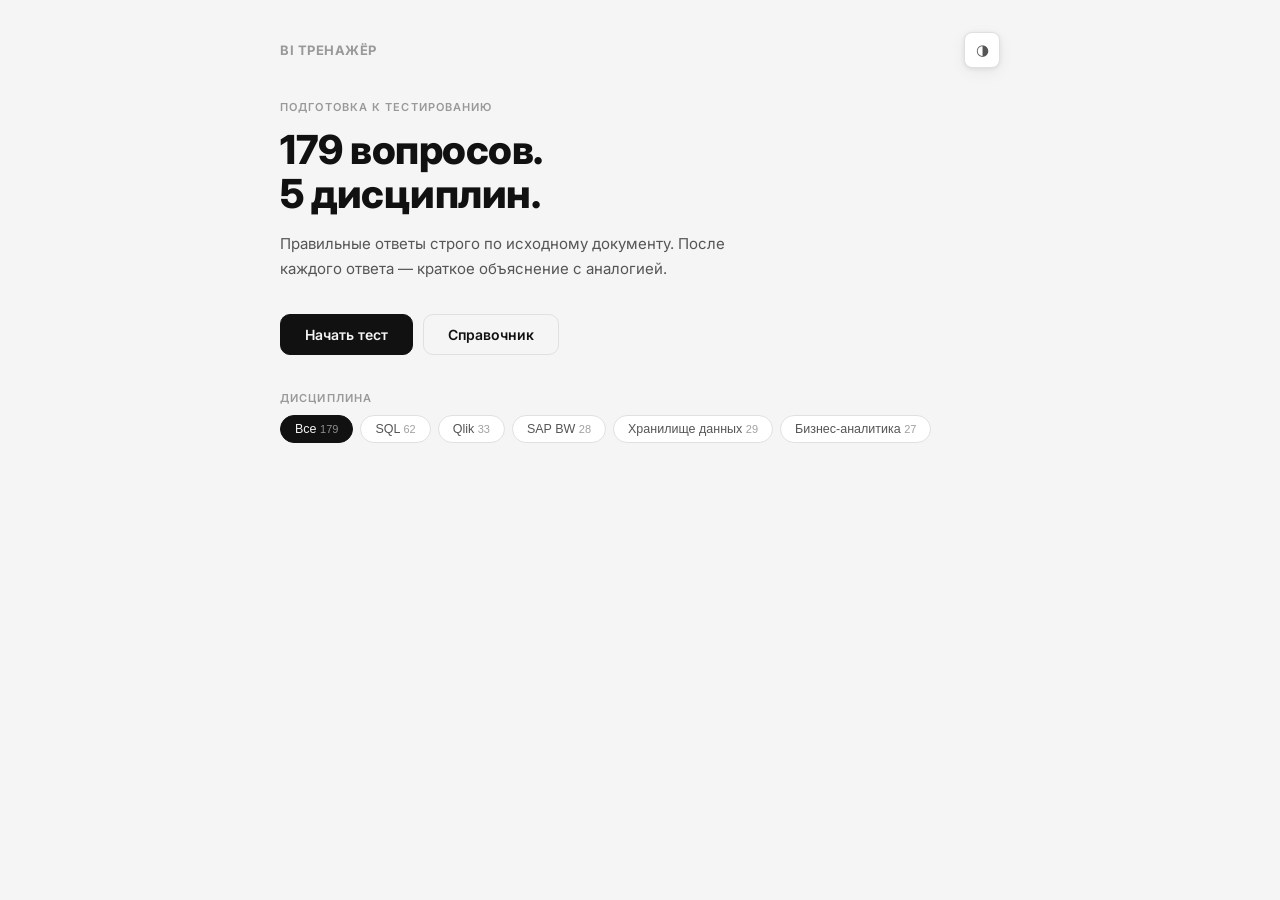
<file: index.html.html>
<!DOCTYPE html>
<html lang="ru">
<head>
<meta charset="UTF-8">
<meta name="viewport" content="width=device-width,initial-scale=1.0">
<title>BI Тренажёр</title>
<style>

@import url('https://fonts.googleapis.com/css2?family=Inter:wght@400;500;600;700;800&family=JetBrains+Mono:wght@400;600&display=swap');

*, *::before, *::after { box-sizing: border-box; margin: 0; padding: 0; }

:root {
  --bg:        #f5f5f5;
  --surface:   #ffffff;
  --surface2:  #f0f0f0;
  --border:    #e0e0e0;
  --text:      #111111;
  --sub:       #555555;
  --muted:     #999999;
  --accent:    #111111;
  --accent-bg: #f0f0f0;
  --green:     #15803d;
  --green-bg:  #f0fdf4;
  --green-b:   #bbf7d0;
  --red:       #b91c1c;
  --red-bg:    #fef2f2;
  --red-b:     #fecaca;
  --yellow:    #92400e;
  --r:         10px;
  --shadow:    0 1px 4px rgba(0,0,0,.08), 0 4px 16px rgba(0,0,0,.06);
}

[data-theme="dark"] {
  --bg:        #0f0f0f;
  --surface:   #1a1a1a;
  --surface2:  #242424;
  --border:    #2e2e2e;
  --text:      #f0f0f0;
  --sub:       #a0a0a0;
  --muted:     #555555;
  --accent:    #f0f0f0;
  --accent-bg: #2a2a2a;
  --green:     #4ade80;
  --green-bg:  #052e16;
  --green-b:   #166534;
  --red:       #f87171;
  --red-bg:    #2d0d0d;
  --red-b:     #7f1d1d;
  --yellow:    #fbbf24;
  --shadow:    0 1px 4px rgba(0,0,0,.3), 0 4px 16px rgba(0,0,0,.25);
}

body {
  font-family: 'Inter', system-ui, sans-serif;
  background: var(--bg);
  color: var(--text);
  min-height: 100vh;
  padding: 32px 16px 80px;
  display: flex;
  justify-content: center;
  transition: background .25s, color .25s;
}
.wrap { width: 100%; max-width: 720px; }

/* ── TOP BAR ── */
.topbar {
  display: flex; align-items: center; justify-content: space-between;
  margin-bottom: 32px;
}
.brand { font-size: 13px; font-weight: 700; letter-spacing: .04em; color: var(--muted); text-transform: uppercase; }
.theme-toggle {
  width: 36px; height: 36px; border-radius: 8px;
  background: var(--surface); border: 1px solid var(--border);
  color: var(--sub); cursor: pointer; font-size: 15px;
  display: flex; align-items: center; justify-content: center;
  transition: all .2s; box-shadow: var(--shadow);
}
.theme-toggle:hover { background: var(--surface2); color: var(--text); }

/* ── SPLASH ── */
.splash-label {
  font-size: 11px; font-weight: 600; letter-spacing: .1em;
  text-transform: uppercase; color: var(--muted); margin-bottom: 14px;
}
.splash-heading {
  font-size: 40px; font-weight: 800; line-height: 1.1;
  letter-spacing: -.5px; color: var(--text); margin-bottom: 16px;
}
.splash-desc {
  font-size: 15px; line-height: 1.65; color: var(--sub);
  max-width: 480px; margin-bottom: 32px;
}
.splash-actions { display: flex; gap: 10px; flex-wrap: wrap; margin-bottom: 36px; }
.btn-main {
  padding: 11px 24px; background: var(--accent); color: var(--bg);
  border: 1.5px solid var(--accent); border-radius: var(--r);
  font-family: 'Inter', sans-serif; font-size: 14px; font-weight: 600;
  cursor: pointer; transition: opacity .18s;
}
.btn-main:hover { opacity: .82; }
.btn-ghost {
  padding: 11px 24px; background: transparent; color: var(--text);
  border: 1.5px solid var(--border); border-radius: var(--r);
  font-family: 'Inter', sans-serif; font-size: 14px; font-weight: 600;
  cursor: pointer; transition: all .18s;
}
.btn-ghost:hover { background: var(--surface2); border-color: var(--sub); }

/* ── DISC CHIPS ── */
.disc-section-label {
  font-size: 11px; font-weight: 600; letter-spacing: .1em;
  text-transform: uppercase; color: var(--muted); margin-bottom: 10px;
}
.chips { display: flex; flex-wrap: wrap; gap: 7px; }
.chip {
  padding: 6px 14px; border-radius: 20px; font-size: 12.5px; font-weight: 500;
  border: 1px solid var(--border); background: var(--surface); color: var(--sub);
  cursor: pointer; transition: all .16s; white-space: nowrap;
}
.chip:hover { border-color: var(--text); color: var(--text); }
.chip.active { background: var(--accent); color: var(--bg); border-color: var(--accent); }

/* ── PROGRESS ── */
.prog-wrap { margin-bottom: 20px; }
.prog-meta {
  display: flex; justify-content: space-between;
  font-size: 11.5px; color: var(--muted); margin-bottom: 7px;
  font-family: 'JetBrains Mono', monospace;
}
.prog-track { height: 2px; background: var(--border); border-radius: 1px; }
.prog-fill {
  height: 100%; border-radius: 1px; background: var(--accent);
  transition: width .4s ease;
}

/* ── HEADER (quiz) ── */
.qhdr {
  display: flex; align-items: center; justify-content: space-between;
  margin-bottom: 24px;
}
.qhdr-left { display: flex; flex-direction: column; gap: 2px; }
.qhdr-disc { font-size: 11px; font-weight: 600; letter-spacing: .08em; text-transform: uppercase; color: var(--muted); }
.qhdr-title { font-size: 14px; font-weight: 700; color: var(--text); }
.score-badge {
  font-family: 'JetBrains Mono', monospace; font-size: 12px;
  background: var(--surface); border: 1px solid var(--border);
  padding: 5px 12px; border-radius: 20px; color: var(--sub);
}
.score-badge span { color: var(--green); font-weight: 700; }

/* ── CARD ── */
.card {
  background: var(--surface); border: 1px solid var(--border);
  border-radius: 14px; padding: 28px;
  box-shadow: var(--shadow); animation: rise .25s ease;
}
@keyframes rise { from { opacity:0; transform:translateY(6px); } to { opacity:1; transform:none; } }
.q-num {
  font-family: 'JetBrains Mono', monospace; font-size: 11px;
  color: var(--muted); margin-bottom: 12px;
}
.q-text {
  font-size: 17px; font-weight: 700; line-height: 1.5;
  color: var(--text); margin-bottom: 22px; letter-spacing: -.1px;
}

/* ── OPTIONS ── */
.opts { display: flex; flex-direction: column; gap: 8px; }
.opt {
  display: flex; align-items: flex-start; gap: 12px;
  background: var(--surface2); border: 1px solid var(--border);
  border-radius: var(--r); padding: 13px 15px;
  cursor: pointer; text-align: left; transition: all .14s;
  font-family: 'Inter', sans-serif; font-size: 13.5px;
  line-height: 1.5; color: var(--sub); width: 100%;
}
.opt:hover:not(:disabled) {
  border-color: var(--text); color: var(--text);
  background: var(--surface); transform: translateX(2px);
}
.opt:disabled { cursor: default; }
.opt-l {
  flex-shrink: 0; width: 24px; height: 24px; border-radius: 6px;
  background: var(--surface); border: 1px solid var(--border);
  display: flex; align-items: center; justify-content: center;
  font-family: 'JetBrains Mono', monospace; font-size: 11px;
  font-weight: 700; color: var(--muted); margin-top: 1px; transition: all .14s;
}
.opt.correct { background: var(--green-bg); border-color: var(--green-b); color: var(--text); }
.opt.correct .opt-l { background: var(--green); color: #fff; border-color: var(--green); }
.opt.wrong { background: var(--red-bg); border-color: var(--red-b); color: var(--text); }
.opt.wrong .opt-l { background: var(--red); color: #fff; border-color: var(--red); }
.opt.dimmed { opacity: .35; }

/* ── EXPLANATION ── */
.exp-box {
  display: none; margin-top: 14px; border-radius: var(--r);
  padding: 15px 17px; font-size: 13px; line-height: 1.7;
  animation: rise .2s ease;
}
.exp-box.ok { background: var(--green-bg); border: 1px solid var(--green-b); }
.exp-box.ng { background: var(--red-bg);   border: 1px solid var(--red-b);   }
.exp-label {
  font-size: 10.5px; font-weight: 700; text-transform: uppercase;
  letter-spacing: .08em; margin-bottom: 8px;
}
.exp-label.ok { color: var(--green); }
.exp-label.ng { color: var(--red); }
.exp-body { color: var(--sub); }
.exp-body strong { color: var(--text); font-weight: 600; }
.exp-body em {
  display: block; margin-top: 10px; padding: 10px 13px;
  background: rgba(0,0,0,.04); border-left: 2px solid var(--border);
  font-style: normal; font-size: 12.5px; color: var(--muted);
  border-radius: 0 6px 6px 0;
}
[data-theme="dark"] .exp-body em { background: rgba(255,255,255,.04); }

/* ── NEXT BTN ── */
.next-btn {
  display: none; width: 100%; margin-top: 14px; padding: 12px;
  background: var(--accent); color: var(--bg); border: none; border-radius: var(--r);
  font-family: 'Inter', sans-serif; font-size: 14px; font-weight: 600;
  cursor: pointer; transition: opacity .18s;
}
.next-btn:hover { opacity: .82; }

/* ── FINAL ── */
.final-wrap { text-align: center; }
.final-wrap .card { padding: 40px 32px; }
.ring {
  width: 100px; height: 100px; border-radius: 50%; margin: 0 auto 20px;
  display: flex; align-items: center; justify-content: center; position: relative;
}
.ring-inside {
  position: absolute; width: 78px; height: 78px;
  background: var(--surface); border-radius: 50%;
}
.ring-num {
  position: relative; z-index: 1;
  font-family: 'JetBrains Mono', monospace; font-size: 22px;
  font-weight: 700; color: var(--text);
}
.final-title { font-size: 22px; font-weight: 800; margin-bottom: 6px; }
.final-sub { font-size: 14px; color: var(--sub); margin-bottom: 22px; line-height: 1.6; }
.final-stats {
  display: flex; justify-content: center; gap: 12px; margin-bottom: 20px;
}
.fstat {
  background: var(--surface2); border: 1px solid var(--border);
  border-radius: var(--r); padding: 12px 20px; min-width: 80px;
}
.fstat-n {
  font-family: 'JetBrains Mono', monospace; font-size: 20px;
  font-weight: 700; display: block;
}
.fstat-n.g { color: var(--green); }
.fstat-n.r { color: var(--red); }
.fstat-l { font-size: 11px; color: var(--muted); margin-top: 2px; }
.wrong-tag {
  display: none; font-size: 12px; color: var(--red);
  background: var(--red-bg); border: 1px solid var(--red-b);
  padding: 5px 14px; border-radius: 20px; margin-bottom: 16px;
  font-family: 'JetBrains Mono', monospace;
}
.final-btns { display: flex; flex-wrap: wrap; gap: 8px; justify-content: center; }
.btn-final {
  padding: 10px 20px; border-radius: var(--r);
  font-family: 'Inter', sans-serif; font-size: 13.5px; font-weight: 600;
  cursor: pointer; transition: all .16s;
  background: var(--surface2); border: 1px solid var(--border); color: var(--sub);
}
.btn-final:hover { border-color: var(--text); color: var(--text); }
.btn-final.prim { background: var(--accent); border-color: var(--accent); color: var(--bg); }
.btn-final.prim:hover { opacity: .82; }
.btn-final.warn { color: var(--red); border-color: var(--red-b); background: var(--red-bg); }
.btn-final.warn:hover { background: var(--red-b); }

/* ── MODAL ── */
.modal-overlay {
  display: none; position: fixed; inset: 0;
  background: rgba(0,0,0,.5); backdrop-filter: blur(4px);
  z-index: 900; overflow-y: auto; padding: 24px 16px 60px;
}
[data-theme="dark"] .modal-overlay { background: rgba(0,0,0,.7); }
.modal-inner { max-width: 720px; margin: 0 auto; }
.modal-topbar {
  display: flex; align-items: center; justify-content: space-between;
  margin-bottom: 16px;
}
.modal-heading { font-size: 15px; font-weight: 700; color: #fff; }
.modal-x {
  width: 34px; height: 34px; border-radius: 8px;
  background: rgba(255,255,255,.1); border: 1px solid rgba(255,255,255,.15);
  color: #fff; cursor: pointer; font-size: 16px;
  display: flex; align-items: center; justify-content: center;
}
.modal-x:hover { background: rgba(255,255,255,.2); }
.modal-card {
  background: var(--surface); border: 1px solid var(--border);
  border-radius: 14px; padding: 22px; box-shadow: var(--shadow);
}
.search-wrap { position: relative; margin-bottom: 12px; }
.search-input {
  width: 100%; padding: 12px 16px 12px 42px;
  background: var(--surface2); border: 1px solid var(--border);
  border-radius: var(--r); color: var(--text);
  font-family: 'Inter', sans-serif; font-size: 14px; outline: none;
  transition: border-color .15s;
}
.search-input:focus { border-color: var(--text); background: var(--surface); }
.search-input::placeholder { color: var(--muted); }
.search-icon {
  position: absolute; left: 14px; top: 50%; transform: translateY(-50%);
  color: var(--muted); font-size: 14px; pointer-events: none;
}
.search-count {
  font-size: 11.5px; font-family: 'JetBrains Mono', monospace;
  color: var(--muted); margin-bottom: 10px; min-height: 14px;
}
.ref-item {
  background: var(--surface2); border: 1px solid var(--border);
  border-radius: var(--r); padding: 12px 14px; cursor: pointer;
  margin-bottom: 7px; transition: all .14s;
}
.ref-item:hover { border-color: var(--text); background: var(--surface); }
.ref-item-sect {
  font-size: 10.5px; font-weight: 600; text-transform: uppercase;
  letter-spacing: .07em; color: var(--muted); margin-bottom: 4px;
}
.ref-item-q { font-size: 13px; font-weight: 600; color: var(--text); line-height: 1.45; }
.ref-item-q mark { background: rgba(202,138,4,.2); color: var(--yellow); border-radius: 2px; padding: 0 2px; }
.no-results { text-align: center; padding: 36px 0; color: var(--muted); font-size: 13px; }
.ref-answer-wrap {
  display: none; margin-top: 14px; border: 1px solid var(--border);
  border-radius: 12px; overflow: hidden;
}
.ref-ans-head { background: var(--surface2); padding: 14px 16px; border-bottom: 1px solid var(--border); }
.ref-ans-disc { font-size: 10px; font-weight: 700; text-transform: uppercase; letter-spacing: .07em; color: var(--muted); margin-bottom: 6px; }
.ref-ans-q { font-size: 16px; font-weight: 700; color: var(--text); line-height: 1.5; }
.ref-ans-body { padding: 16px; background: var(--surface); }
.ref-opt {
  display: flex; align-items: flex-start; gap: 10px;
  padding: 10px 12px; border-radius: 8px; margin-bottom: 6px;
  background: var(--surface2); border: 1px solid var(--border);
  font-size: 13px; color: var(--sub); line-height: 1.5;
}
.ref-opt.ok { background: var(--green-bg); border-color: var(--green-b); color: var(--text); }
.ref-opt-l {
  flex-shrink: 0; width: 21px; height: 21px; border-radius: 5px;
  background: var(--surface); border: 1px solid var(--border);
  display: flex; align-items: center; justify-content: center;
  font-family: 'JetBrains Mono', monospace; font-size: 10px;
  font-weight: 700; color: var(--muted); margin-top: 1px;
}
.ref-opt.ok .ref-opt-l { background: var(--green); color: #fff; border-color: var(--green); }
.ref-exp {
  margin-top: 12px; padding: 12px 14px;
  background: var(--surface2); border: 1px solid var(--border);
  border-radius: 8px; font-size: 13px; line-height: 1.7; color: var(--sub);
}
.ref-exp strong { color: var(--text); }
.ref-exp em {
  display: block; margin-top: 8px; padding: 8px 11px;
  background: rgba(0,0,0,.04); border-left: 2px solid var(--border);
  font-style: normal; font-size: 12.5px;
  border-radius: 0 5px 5px 0;
}
[data-theme="dark"] .ref-exp em { background: rgba(255,255,255,.04); }

</style>
</head>
<body>
<div class="wrap">

<!-- SPLASH -->
<div id="splashScreen">
  <div class="topbar">
    <div class="brand">BI Тренажёр</div>
    <button class="theme-toggle" id="themeBtn" title="Сменить тему">◑</button>
  </div>

  <div class="splash-label">Подготовка к тестированию</div>
  <div class="splash-heading">179 вопросов.<br>5 дисциплин.</div>
  <div class="splash-desc">Правильные ответы строго по исходному документу. После каждого ответа — краткое объяснение с аналогией.</div>

  <div class="splash-actions">
    <button class="btn-main" id="startBtn">Начать тест</button>
    <button class="btn-ghost" id="refBtn">Справочник</button>
  </div>

  <div class="disc-section-label">Дисциплина</div>
  <div class="chips" id="discChips"></div>
</div>

<!-- QUIZ -->
<div id="quizScreen" style="display:none">
  <div class="topbar" style="margin-bottom:20px">
    <div class="qhdr-left">
      <div class="qhdr-disc" id="qDisc">—</div>
      <div class="qhdr-title" id="qHdrTitle">BI Тренажёр</div>
    </div>
    <div style="display:flex;align-items:center;gap:10px">
      <div class="score-badge">✓ <span id="scoreVal">0</span></div>
      <button class="theme-toggle" id="themeBtn2" title="Сменить тему">◑</button>
    </div>
  </div>

  <div class="prog-wrap">
    <div class="prog-meta">
      <span id="progLabel">Вопрос 1 из ?</span>
      <span id="progPct">0%</span>
    </div>
    <div class="prog-track"><div class="prog-fill" id="progFill" style="width:0%"></div></div>
  </div>

  <div class="card">
    <div class="q-num" id="qNum"></div>
    <div class="q-text" id="qText">...</div>
    <div class="opts" id="optsWrap"></div>
    <div class="exp-box" id="expBox">
      <div class="exp-label" id="expLabel"></div>
      <div class="exp-body" id="expBody"></div>
    </div>
    <button class="next-btn" id="nextBtn">Следующий вопрос →</button>
  </div>
</div>

<!-- FINAL -->
<div id="finalScreen" style="display:none">
  <div class="topbar" style="margin-bottom:20px">
    <div class="brand">Результат</div>
    <button class="theme-toggle" id="themeBtn3" title="Сменить тему">◑</button>
  </div>
  <div class="final-wrap">
    <div class="card">
      <div class="ring" id="fRing">
        <div class="ring-inside"></div>
        <div class="ring-num" id="fPct">—</div>
      </div>
      <div class="final-title" id="fTitle">Готово!</div>
      <div class="final-sub" id="fSub"></div>
      <div class="final-stats">
        <div class="fstat"><span class="fstat-n g" id="fOk">0</span><div class="fstat-l">Верно</div></div>
        <div class="fstat"><span class="fstat-n r" id="fNg">0</span><div class="fstat-l">Ошибок</div></div>
        <div class="fstat"><span class="fstat-n" id="fTot">0</span><div class="fstat-l">Всего</div></div>
      </div>
      <div class="wrong-tag" id="wrongTag"></div>
      <div class="final-btns">
        <button class="btn-final warn" id="retryWrongBtn" style="display:none" onclick="retryWrong()">Отработать ошибки</button>
        <button class="btn-final prim" onclick="restartSame()">Ещё раз</button>
        <button class="btn-final" onclick="goHome()">Выбрать дисциплину</button>
      </div>
    </div>
  </div>
</div>

<!-- СПРАВОЧНИК -->
<div class="modal-overlay" id="refModal">
  <div class="modal-inner">
    <div class="modal-topbar">
      <div class="modal-heading">Справочник</div>
      <button class="modal-x" id="refCloseBtn">✕</button>
    </div>
    <div class="modal-card">
      <div style="margin-bottom:14px">
        <div class="disc-section-label" style="margin-bottom:8px">Дисциплина</div>
        <div class="chips" id="refChips"></div>
      </div>
      <div class="search-wrap">
        <span class="search-icon">⌕</span>
        <input class="search-input" id="refSearch" type="text"
          placeholder="Введи термин: JOIN, RKF, HAVING, SCD, SUMRT, PARTITION...">
      </div>
      <div class="search-count" id="refCount"></div>
      <div id="refResults"></div>
      <div class="no-results" id="refEmpty" style="display:none">Ничего не найдено. Попробуй другое слово.</div>
      <div class="ref-answer-wrap" id="refAnswer">
        <div class="ref-ans-head">
          <div class="ref-ans-disc" id="refAnsDisc"></div>
          <div class="ref-ans-q"   id="refAnsQ"></div>
        </div>
        <div class="ref-ans-body">
          <div id="refAnsOpts"></div>
          <div class="ref-exp" id="refAnsExp"></div>
        </div>
      </div>
    </div>
  </div>
</div>

</div><!-- .wrap -->

<script>
window.QUESTIONS    = [{"topic": "Ограничение количества строк через TOP / LIMIT — контроль объёма тестовой выборки при отладке SQL-запроса к DWH", "question": "При отладке SQL-запроса к DWH в Teradata нужно быстро проверить структуру таблицы fact_sales — какой синтаксис использовать?", "answers": ["`DESCRIBE fact_sales;` — стандартная команда для просмотра структуры таблицы в Teradata.", "`SELECT TOP 1 * FROM fact_sales` — вернёт одну строку, но Teradata не поддерживает TOP, нужно использовать SAMPLE вместо него.", "Используйте SHOW TABLE fact_sales; — он возвращает DDL таблицы без сканирования данных.", "`SELECT * FROM dbc.columns WHERE tablename='fact_sales';` возвращает DDL, аналогично SHOW TABLE, но работает во всех диалектах SQL."], "correct_idx": 2, "section": "SQL", "was_correct": false}, {"topic": "Оконные функции SQL - применение ROW_NUMBER, RANK, SUM OVER и PARTITION BY для ранжирования и накопительных расчётов в аналитических выборках из DWH", "question": "Почему PARTITION BY в оконных функциях не уменьшает количество строк в результате запроса, в отличие от GROUP BY?", "answers": ["PARTITION BY сохраняет строки лишь потому, что требует явного указания ORDER BY — без сортировки поведение идентично GROUP BY и строки схлопываются.", "PARTITION BY уменьшает строки так же, как GROUP BY, но только внутри каждого раздела, поэтому итоговое количество строк зависит от числа уникальных значений в секции.", "PARTITION BY только определяет границы окна для расчёта, но сохраняет каждую исходную строку в результате, тогда как GROUP BY схлопывает строки в группы, возвращая одну строку на группу.", "PARTITION BY не влияет на количество строк, потому что оконные функции выполняются после GROUP BY и работают уже с агрегированным результатом."], "correct_idx": 2, "section": "SQL", "was_correct": true}, {"topic": "Реляционная модель данных - понимание первичных и внешних ключей, кардинальности связей и принципов соединения сущностей для корректного построения многотабличных запросов", "question": "В схеме есть таблицы Orders (order_id PK, client_id FK, date) и Clients (client_id PK, name). При LEFT JOIN Orders ON Clients.client_id = Orders.client_id какие клиенты попадут в результат?", "answers": ["Только клиенты, у которых есть хотя бы один заказ — LEFT JOIN работает как INNER JOIN, если ключи совпадают.", "Все клиенты из Clients, но клиенты без заказов будут полностью исключены из результата, так как NULL-значения не включаются при JOIN-операциях.", "Все клиенты из Clients, включая тех, у кого нет заказов — для них поля из Orders будут NULL.", "Все заказы, включая те, где client_id отсутствует в Clients."], "correct_idx": 2, "section": "SQL", "was_correct": true}, {"topic": "Дублирование строк при JOIN - диагностика и устранение размножения записей при соединении таблиц с различной гранулярностью в аналитических выгрузках", "question": "Почему JOIN таблицы фактов с таблицей, где одному ключу соответствует несколько строк, вызывает размножение записей?", "answers": ["Каждая строка факта соединяется с каждой подходящей строкой второй таблицы, образуя декартово произведение для данного ключа — итоговых строк становится больше, чем в исходной таблице фактов.", "JOIN дублирует строки только при использовании LEFT JOIN или FULL OUTER JOIN — эти типы соединений специально предназначены для сохранения всех записей левой таблицы, что автоматически создаёт дополнительные строки при несовпадении ключей в правой таблице, тогда как INNER JOIN такой проблемы не вызывает", "Размножение записей происходит потому, что SQL-движок не может определить приоритет строк и случайно дублирует факты для заполнения пустых ячеек результирующего набора", "Проблема возникает из-за нарушения ссылочной целостности: если в таблице измерений есть дубли ключей, база данных автоматически реплицирует строки фактов, чтобы сохранить баланс между таблицами"], "correct_idx": 0, "section": "SQL", "was_correct": true}, {"topic": "Агрегатные функции SQL - применение SUM, COUNT, AVG, MIN, MAX с GROUP BY для расчёта показателей продаж по менеджерам и периодам в выгрузках из DWH", "question": "Почему агрегатные функции нельзя использовать в WHERE, но можно в HAVING?", "answers": ["WHERE фильтрует строки до группировки, когда агрегат ещё не вычислен. HAVING работает после GROUP BY — агрегированные значения уже доступны.", "WHERE работает только со строковыми и числовыми типами данных, а агрегатные функции возвращают специальный тип aggregate, который WHERE не умеет обрабатывать — для этого и существует HAVING.", "WHERE фильтрует только индексированные столбцы, а агрегаты не индексируются, поэтому для них нужен отдельный оператор HAVING.", "HAVING выполняется до GROUP BY и заранее подготавливает агрегаты, поэтому WHERE уже не нужен — он просто не успевает их получить."], "correct_idx": 0, "section": "SQL", "was_correct": true}, {"topic": "Некорректная агрегация при многотабличных JOIN - выявление и исправление логических ошибок задвоения сумм при соединении нескольких таблиц фактов", "question": "Почему JOIN двух таблиц фактов через общее измерение приводит к задвоению сумм?", "answers": ["Декартово произведение строк: каждая строка первой таблицы соединяется с каждой строкой второй по ключу измерения, умножая суммы на количество совпадений.", "Задвоение происходит из-за отсутствия индексов на ключах измерений — без них оптимизатор сканирует таблицу дважды", "Суммы задваиваются, потому что таблицы фактов содержат дублирующиеся ключи измерений, нарушающие целостность данных", "JOIN автоматически суммирует значения из обеих таблиц фактов для одного ключа, что приводит к двойному учёту транзакций на уровне SQL-движка без участия разработчика"], "correct_idx": 0, "section": "SQL", "was_correct": false}, {"topic": "Агрегатные функции SQL - применение SUM, COUNT, AVG, MIN, MAX с GROUP BY для расчёта показателей продаж по менеджерам и периодам в выгрузках из DWH", "question": "В выгрузке из DWH есть таблица sales (manager_id, sale_date, amount). Напишите запрос, который возвращает топ-менеджера по сумме продаж за 2024 год?", "answers": ["SELECT manager_id, SUM(amount) AS total_sales FROM sales WHERE YEAR(sale_date) = 2024 GROUP BY manager_id ORDER BY total_sales ASC LIMIT 1;", "SELECT manager_id, SUM(amount) AS total_sales FROM sales WHERE sale_date BETWEEN '2024-01-01' AND '2024-12-31' GROUP BY manager_id ORDER BY total_sales DESC LIMIT 1;", "SELECT manager_id, SUM(amount) AS total_sales FROM sales WHERE sale_date BETWEEN '2024-01-01' AND '2024-12-31' ORDER BY total_sales DESC GROUP BY manager_id LIMIT 1;", "SELECT manager_id, COUNT(amount) AS total_sales FROM sales WHERE sale_date BETWEEN '2024-01-01' AND '2024-12-31' GROUP BY manager_id ORDER BY total_sales DESC LIMIT 1;"], "correct_idx": 1, "section": "SQL", "was_correct": true}, {"topic": "Условная агрегация SQL - построение многомерных срезов через CASE WHEN внутри SUM и COUNT для формирования плоских наборов данных под модель Qlik Sense", "question": "Почему CASE WHEN внутри SUM позволяет избежать множественных JOIN-ов при построении многомерных срезов?", "answers": ["Потому что CASE WHEN устраняет необходимость в JOIN, поскольку агрегатные функции в SQL автоматически дедуплицируют строки, которые JOIN мог бы задублировать при объединении измерений.", "Потому что JOIN объединяет строки физически, а CASE WHEN работает только с метаданными столбцов, не затрагивая сами данные, что принципиально снижает I/O-нагрузку.", "Потому что условная агрегация обрабатывает все измерения за один проход по данным, тогда как каждый JOIN требует отдельного сканирования таблицы, многократно увеличивая стоимость запроса и количество строк в промежуточных наборах данных.", "Потому что CASE WHEN переносит логику фильтрации с уровня JOIN на уровень SELECT, что позволяет оптимизатору заменить декартово произведение таблиц единственным индексным сканом, полностью исключая создание промежуточных результирующих наборов и снижая нагрузку на буферный пул базы данных."], "correct_idx": 2, "section": "SQL", "was_correct": false}, {"topic": "Логика JOIN в многотабличных запросах - выбор типа соединения (INNER, LEFT, FULL OUTER) при объединении таблиц фактов из разных доменных областей DWH", "question": "В DWH есть таблица фактов продаж (sales_fact) и таблица фактов возвратов (returns_fact). Не все продажи имеют возвраты, и существуют возвраты без привязки к конкретной продаже. Какой тип JOIN следует использовать для построения сводного отчёта, учитывающего все записи из обеих таблиц?", "answers": ["FULL OUTER JOIN — он сохраняет все строки из обеих таблиц фактов, подставляя NULL там, где совпадений нет. INNER JOIN потерял бы продажи без возвратов и «висящие» возвраты; LEFT JOIN потерял бы возвраты без продаж.", "INNER JOIN, так как сводный отчёт должен отражать только завершённые бизнес-транзакции, где продажа и возврат связаны между собой — несвязанные записи нарушат целостность агрегированных показателей.", "FULL OUTER JOIN не подходит — вместо него нужен UNION ALL двух LEFT JOIN: сначала sales_fact LEFT JOIN returns_fact, затем returns_fact LEFT JOIN sales_fact, что даёт контроль над дубликатами.", "LEFT JOIN от sales_fact к returns_fact — оптимальный выбор: все продажи попадут в отчёт, а возвраты без привязки к продажам в сводном отчёте избыточны и могут исказить аналитику."], "correct_idx": 0, "section": "SQL", "was_correct": true}, {"topic": "NULL-значения в SQL - обработка отсутствующих данных с помощью IS NULL, COALESCE, NULLIF при объединении таблиц DWH и расчёте агрегатных показателей", "question": "Почему агрегатная функция SUM игнорирует NULL-значения, и как это влияет на результат расчёта показателей в DWH?", "answers": ["SUM не игнорирует NULL, а трактует их как 0, поэтому итоговая сумма всегда остаётся корректной. Проблема возникает только в AVG, где NULL увеличивает знаменатель, завышая среднее значение. Именно поэтому в DWH рекомендуют использовать NULLIF(column, 0) перед агрегацией, чтобы избежать деления на ноль.", "SQL-стандарт определяет NULL как 'неизвестное значение', поэтому агрегатные функции (SUM, AVG, COUNT) автоматически пропускают NULL, не включая их в вычисление. Это может привести к искажению показателей: например, SUM вернёт корректную сумму известных значений, но AVG посчитает среднее только по непустым строкам, занижая знаменатель. Чтобы явно учесть отсутствующие данные как ноль, применяют COALESCE(column, 0) перед агрегацией.", "NULL в SQL — это просто пустая строка, поэтому SUM считает её нулём автоматически.", "SQL-стандарт определяет NULL как отсутствие значения, и агрегатные функции действительно его пропускают, однако это поведение применимо только к COUNT — функция SUM по умолчанию заменяет NULL нулём автоматически на уровне движка базы данных. Поэтому использование COALESCE перед SUM является избыточным и не влияет на результат. В DWH проблема NULL критична лишь при JOIN-операциях, где отсутствующие ключи приводят к потере строк, а не при агрегации. Для корректной обработки достаточно настроить ETL-процесс так, чтобы NULL-значения замещались на этапе загрузки данных в хранилище."], "correct_idx": 1, "section": "SQL", "was_correct": true}, {"topic": "Дублирование строк при JOIN - диагностика и устранение размножения записей при соединении таблиц с различной гранулярностью в аналитических выгрузках", "question": "В аналитической выгрузке после LEFT JOIN таблицы заказов (1 строка на заказ) с таблицей платежей (несколько платежей на заказ) сумма заказов задвоилась — какой SQL-паттерн исправит ситуацию без потери данных по платежам?", "answers": ["Перенести фильтрацию дублей в WHERE-условие, добавив ROW_NUMBER()=1 к основному запросу — это сохранит один платёж на заказ и устранит задвоение итоговых сумм.", "Использовать INNER JOIN вместо LEFT JOIN — он автоматически отфильтрует лишние строки и предотвратит размножение записей при разной гранулярности таблиц.", "Добавить DISTINCT в основной SELECT — это уберёт дублирующиеся строки заказов и исправит задвоение сумм без изменения логики JOIN.", "Предварительно агрегировать таблицу платежей через подзапрос или CTE (GROUP BY order_id с SUM/COUNT), приведя её к гранулярности заказа, и только затем выполнять JOIN. Альтернатива — использовать оконные функции вместо JOIN."], "correct_idx": 3, "section": "SQL", "was_correct": true}, {"topic": "Многотабличные JOIN-ы - логика и порядок соединения трёх и более таблиц (заказы, клиенты, продукты) для формирования плоских выборок под отчёты Qlik Sense", "question": "В отчёте Qlik Sense нужна плоская таблица: номер заказа, имя клиента, название продукта и сумма. Таблицы: Orders (order_id, client_id, product_id, amount), Clients (client_id, name), Products (product_id, title). Какой SQL-запрос корректно соединит все три таблицы?", "answers": ["SELECT o.order_id, c.name, p.title, o.amount FROM Orders o JOIN Clients c ON o.client_id = c.client_id JOIN Products p ON o.product_id = p.title — JOIN по product_id и title допустим, если title уникален и используется как суррогатный ключ продукта.", "SELECT o.order_id, c.name, p.title, o.amount FROM Orders o JOIN Clients c ON o.client_id = c.client_id JOIN Products p ON o.product_id = p.product_id — Orders выступает основой, к ней последовательно присоединяются Clients и Products через соответствующие внешние ключи.", "SELECT o.order_id, c.name, p.title, o.amount FROM Orders o, Clients c, Products p WHERE o.client_id = c.client_id — неполное условие WHERE, но Qlik Sense автоматически подтянет Products через ассоциативную модель по совпадающим именам полей.", "SELECT o.order_id, c.name, p.title, o.amount FROM Clients c JOIN Orders o ON c.client_id = o.client_id JOIN Products p ON p.product_id = o.product_id — правильный запрос, но основой должна быть таблица Clients, иначе Qlik Sense построит некорректную ассоциативную модель."], "correct_idx": 1, "section": "SQL", "was_correct": true}, {"topic": "Оконные функции SQL - применение ROW_NUMBER и RANK для ранжирования менеджеров по показателям продаж в аналитических выгрузках из DWH", "question": "Почему ROW_NUMBER гарантирует уникальные ранги даже при одинаковых показателях продаж менеджеров, тогда как RANK — нет?", "answers": ["ROW_NUMBER использует дополнительный внутренний счётчик транзакций базы данных для разрешения конфликтов при одинаковых значениях, тогда как RANK опирается исключительно на сортировку и не имеет механизма разрешения дублей, поэтому возвращает NULL для повторяющихся позиций.", "ROW_NUMBER присваивает порядковый номер произвольно при равных значениях, не учитывая ties. RANK же фиксирует одинаковый ранг для равных значений и пропускает следующий номер, отражая реальные «ничьи» в данных.", "ROW_NUMBER уникален, потому что учитывает все колонки секции PARTITION BY, тогда как RANK анализирует только колонку из ORDER BY и при совпадении значений дублирует ранги.", "RANK пропускает номера только в случае явного указания NULLS LAST в ORDER BY, иначе поведение идентично ROW_NUMBER — оба присваивают уникальные порядковые номера."], "correct_idx": 1, "section": "SQL", "was_correct": true}, {"topic": "Условная агрегация SQL - построение многомерных срезов через CASE WHEN внутри SUM и COUNT для формирования плоских наборов данных под модель Qlik Sense", "question": "В Qlik Sense нужна плоская таблица с суммами продаж отдельно по каждому региону (North, South, East) в одной строке на продукт — какую SQL-конструкцию использовать?", "answers": ["Для плоской таблицы с суммами по регионам нужно использовать PIVOT-оператор: SELECT product_id, [North] AS sales_north, [South] AS sales_south, [East] AS sales_east FROM sales PIVOT (SUM(amount) FOR region IN ([North],[South],[East])) — это стандартный SQL-подход, который работает во всех СУБД и специально создан для разворота строк в столбцы под аналитические инструменты.", "Условная агрегация через CASE WHEN подходит только для счётчиков COUNT, но не для числовых сумм SUM — для денежных показателей нужно применять LEFT JOIN на каждый регион отдельно: SELECT p.product_id, n.amount AS sales_north, s.amount AS sales_south, e.amount AS sales_east FROM products p LEFT JOIN sales n ON p.product_id=n.product_id AND n.region='North' LEFT JOIN sales s ON p.product_id=s.product_id AND s.region='South' LEFT JOIN sales e ON p.product_id=e.product_id AND e.region='East', так как CASE WHEN внутри SUM не агрегирует корректно при NULL-значениях и даст искажённые итоги в Qlik.", "Используй GROUP BY с HAVING: SELECT product_id, SUM(amount) FROM sales GROUP BY product_id, region HAVING region IN ('North','South','East') — Qlik сам развернёт данные.", "Условную агрегацию: SELECT product_id, SUM(CASE WHEN region='North' THEN amount END) AS sales_north, SUM(CASE WHEN region='South' THEN amount END) AS sales_south, SUM(CASE WHEN region='East' THEN amount END) AS sales_east FROM sales GROUP BY product_id — это даёт денормализованный flat-набор, оптимальный для ассоциативной модели Qlik."], "correct_idx": 3, "section": "SQL", "was_correct": false}, {"topic": "Оператор SELECT — выбор конкретных полей из таблицы DWH для подготовки плоской выборки под загрузку в Qlik Sense", "question": "Почему при подготовке выборки для Qlik Sense рекомендуется явно перечислять поля в SELECT вместо использования SELECT *?", "answers": ["SELECT * тянет лишние поля, увеличивая объём данных и нагрузку на память Qlik Sense; явный список полей даёт контроль над составом выборки и повышает производительность загрузки.", "Qlik Sense автоматически игнорирует лишние поля при загрузке, поэтому SELECT * удобнее для разработки, однако явный список полей требуется только для соответствия корпоративным стандартам документирования кода и упрощения code review в команде.", "SELECT * быстрее пишется и не влияет на скорость загрузки.", "SELECT * запрещён в большинстве DWH-систем на уровне прав доступа, поэтому явное перечисление полей — единственный способ выполнить запрос без ошибки авторизации."], "correct_idx": 0, "section": "SQL", "was_correct": true}, {"topic": "Фильтрация данных через WHERE — применение условий по статусу, дате и числовым значениям при выгрузке клиентов и транзакций из DWH", "question": "Почему условие WHERE выполняется до GROUP BY при выгрузке транзакций из DWH?", "answers": ["WHERE заменяет HAVING при фильтрации агрегатов.", "WHERE работает на уровне групп, поэтому база данных сначала применяет GROUP BY для формирования промежуточных наборов, а затем WHERE отсекает ненужные строки из уже агрегированных результатов — это стандартное поведение SQL-оптимизатора.", "WHERE выполняется после GROUP BY, чтобы сначала сгруппировать все строки и только потом отфильтровать лишние агрегаты по нужному условию.", "WHERE фильтрует строки до агрегации, уменьшая объём обрабатываемых данных и повышая производительность запроса."], "correct_idx": 3, "section": "SQL", "was_correct": true}, {"topic": "INNER JOIN — объединение кадровой таблицы со справочником подразделений для формирования HR-выборки без потери строк", "question": "Почему сотрудник без подразделения в справочнике исчезнет из результата INNER JOIN?", "answers": ["INNER JOIN сохраняет все строки из левой таблицы, а справочник используется лишь для дополнения данными — если подразделение не найдено, поле просто останется пустым (NULL), но сотрудник никуда не денется.", "INNER JOIN отбрасывает строку, так как справочник является главной таблицей, и все записи выбираются именно из него.", "INNER JOIN возвращает только строки с совпадением в обеих таблицах — если подразделение отсутствует в справочнике, совпадения нет, строка отбрасывается.", "Сотрудник исчезнет, потому что NULL-значения в поле подразделения автоматически фильтруются движком SQL на этапе WHERE, а не из-за логики самого JOIN."], "correct_idx": 2, "section": "SQL", "was_correct": true}, {"topic": "LEFT JOIN — присоединение справочника категорий к таблице продуктов с сохранением записей без совпадений для подготовки измерения в отчёте", "question": "Почему LEFT JOIN сохраняет строки из левой таблицы даже при отсутствии совпадений в правой?", "answers": ["Он дублирует левую таблицу целиком.", "Потому что SQL автоматически заполняет пропущенные значения нулями, чтобы не потерять данные при объединении таблиц разного размера.", "LEFT JOIN сохраняет строки левой таблицы только если в правой таблице есть хотя бы одна запись с совпадением, иначе строка фильтруется — это поведение аналогично INNER JOIN с расширенными возможностями.", "Это его ключевое правило: все строки левой таблицы включаются в результат, а для несовпавших строк правой таблицы подставляется NULL."], "correct_idx": 3, "section": "SQL", "was_correct": true}, {"topic": "Сортировка результатов через ORDER BY — упорядочивание выгружаемых списков клиентов и транзакций по дате или сумме операции", "question": "Вам нужно выгрузить список транзакций клиента за последний месяц, отсортированный от самой крупной суммы к наименьшей — какой ORDER BY вы используете?", "answers": ["ORDER BY transaction_amount DESC", "ORDER BY transaction_date DESC, transaction_amount", "ORDER BY transaction_amount ASC", "ORDER BY SUM(transaction_amount) DESC"], "correct_idx": 0, "section": "SQL", "was_correct": true}, {"topic": "Ограничение количества строк через TOP / LIMIT — контроль объёма тестовой выборки при отладке SQL-запроса к DWH", "question": "Почему при отладке SQL-запроса к DWH рекомендуется добавлять TOP/LIMIT вместо того, чтобы запускать запрос без ограничений?", "answers": ["TOP/LIMIT нужен только для финальной оптимизации запроса, при отладке он не обязателен — главное правильно написать JOIN и WHERE.", "Без TOP/LIMIT DWH блокирует таблицы на время выполнения, что мешает другим пользователям работать с данными параллельно.", "Без ограничения запрос может вернуть миллионы строк, перегрузив сеть, память клиента и сам DWH, тогда как TOP/LIMIT позволяет быстро проверить логику запроса на небольшой выборке без лишней нагрузки.", "TOP/LIMIT ускоряет выполнение запроса на стороне DWH, так как сервер обрабатывает меньше данных и быстрее строит план выполнения."], "correct_idx": 2, "section": "SQL", "was_correct": false}, {"topic": "Derived table в FROM - построение подзапросов в секции FROM для промежуточных агрегаций и расчёта долей категорий продуктов в общей выручке", "question": "Вам нужно рассчитать долю выручки каждой категории продуктов в общей выручке за квартал. Какой подход с использованием derived table в секции FROM позволит корректно решить эту задачу?", "answers": ["Создать подзапрос в FROM, агрегирующий выручку по категориям, и джойнить его с подзапросом квартальной выручки через INNER JOIN по полю quarter: SELECT cat, cat_rev, cat_rev / total_rev AS share FROM (SELECT category AS cat, quarter, SUM(revenue) AS cat_rev FROM sales GROUP BY category, quarter) AS cat_agg INNER JOIN (SELECT quarter, SUM(revenue) AS total_rev FROM sales GROUP BY quarter) AS total ON cat_agg.quarter != total.quarter — JOIN по неравенству даёт декартово произведение, деление на чужой квартал делает результат бессмысленным.", "Создать подзапрос в FROM, агрегирующий выручку по категориям, и джойнить его с подзапросом общей выручки: SELECT cat, cat_rev, cat_rev / total_rev AS share FROM (SELECT category AS cat, SUM(revenue) AS cat_rev FROM sales GROUP BY category) AS cat_agg CROSS JOIN (SELECT SUM(revenue) AS total_rev FROM sales) AS total.", "Достаточно использовать оконную функцию прямо в основном запросе без derived table: SELECT category, SUM(revenue) AS cat_rev, SUM(revenue) / SUM(SUM(revenue)) OVER() AS share FROM sales GROUP BY category — derived table в FROM для таких задач избыточен.", "Использовать один подзапрос в FROM с группировкой по категориям, а общую выручку вычислять через вложенный SELECT в списке полей: SELECT cat, cat_rev, cat_rev / (SELECT SUM(revenue) FROM sales) AS share FROM (SELECT category AS cat, SUM(revenue) AS cat_rev FROM sales GROUP BY category) AS cat_agg. Такой подход избыточен — CROSS JOIN с derived table для total_rev создаёт лишнюю операцию соединения, а скалярный подзапрос в SELECT выполняется один раз и работает корректнее и эффективнее для расчёта долей. 📌 Визуализация и отчетность"], "correct_idx": 1, "section": "SQL", "was_correct": true}, {"topic": "KPI-плитка в Qlik Sense — конфигурирование показателя, формата отображения значения и условного цветового индикатора статуса", "question": "Почему в KPI-плитке условный цвет индикатора задаётся через выражение, а не фиксированным значением?", "answers": ["Чтобы цвет менялся динамически в зависимости от текущего значения показателя относительно заданных порогов", "Потому что Qlik Sense не поддерживает статические цвета в компонентах типа KPI", "Фиксированный цвет сбрасывается при каждом обновлении данных, выражение сохраняется", "Чтобы обеспечить совместимость цветовой схемы с корпоративной темой оформления"], "correct_idx": 0, "section": "Qlik", "was_correct": true}, {"topic": "Set Analysis в мерах Qlik Sense - реализация расчёта текущего периода к аналогичному периоду прошлого года через модификаторы множеств", "question": "Почему в Set Analysis для расчёта аналогичного периода прошлого года используют модификатор Year с выражением вида {}, а не просто фиксированное значение года?", "answers": ["Динамическое выражение используется для того, чтобы учитывать выборки пользователя: если пользователь не выбрал ни одного года, Max(Year)-1 возвращает глобальный максимум, тем самым игнорируя контекст и всегда показывая данные именно за предпоследний год в модели, что принципиально отличается от фиксированного значения.", "Динамическое выражение \\$(=Max(Year)-1) автоматически вычисляется в момент выполнения запроса и возвращает год, на единицу меньший текущего выбранного, что делает меру универсальной и не требующей ручного обновления при смене отчётного периода.", "Фиксированное значение года пришлось бы обновлять вручную каждый раз, но главная причина использования динамического выражения — в том, что оно вычисляется на стороне браузера до отправки запроса в движок, снижая нагрузку на сервер.", "Фиксированное значение года не поддерживается синтаксисом Set Analysis — движок Qlik Sense не принимает числовые литералы в модификаторах множеств, поэтому динамическое выражение через знак доллара является единственным допустимым способом передачи числового значения в фильтр."], "correct_idx": 1, "section": "Qlik", "was_correct": true}, {"topic": "Скрипт загрузки данных Qlik Sense - реализация инкрементальной загрузки по полю временно́й метки с использованием QVD-файлов", "question": "Почему при инкрементальной загрузке в Qlik Sense QVD-файл читается дважды за один цикл обновления?", "answers": ["Первый раз — для получения минимальной временно́й метки (чтобы исключить дубликаты), второй раз — для резервного копирования QVD перед перезаписью.", "Первый раз — для проверки целостности файла, второй раз — для загрузки данных в оперативную память перед объединением с новыми записями.", "Первый раз — для извлечения максимальной временно́й метки (чтобы запросить только новые записи из источника), второй раз — для объединения старых данных из QVD с новыми записями перед сохранением обновлённого QVD.", "QVD читается дважды для балансировки нагрузки: первое чтение формирует кэш, второе — непосредственно загружает данные в модель Qlik."], "correct_idx": 2, "section": "Qlik", "was_correct": true}, {"topic": "Ассоциативная модель данных Qlik Sense - выявление и устранение синтетических ключей при объединении нескольких таблиц фактов и измерений", "question": "В скрипте Qlik Sense таблицы Orders и Shipments обе содержат поля CustomerID и ProductID — какой метод устранения синтетического ключа предпочтительнее применить?", "answers": ["Синтетические ключи безвредны, если таблиц не более трёх, поэтому достаточно оставить как есть и проверить корректность данных через Data Model Viewer.", "Правильно применить Concatenate, объединив Orders и Shipments в одну таблицу — это полностью устраняет синтетический ключ, сохраняя все связи модели.", "Нужно всегда создавать составной ключ CustomerID & '-' & ProductID в обеих таблицах — это стандартный способ устранения синтетических ключей при любых пересечениях полей.", "Предпочтительнее переименовать неключевые поля через AS/Alias, разрывая лишние связи. Составной ключ (CustomerID & '-' & ProductID) применяется, только если обе связи семантически необходимы."], "correct_idx": 3, "section": "Qlik", "was_correct": true}, {"topic": "Ассоциативная модель данных Qlik Sense - выявление и устранение синтетических ключей при объединении нескольких таблиц фактов и измерений", "question": "Почему синтетические ключи возникают при объединении таблиц, имеющих несколько общих полей?", "answers": ["Qlik автоматически создаёт скрытую составную таблицу-ключ, когда две таблицы связаны более чем одним одноимённым полем, что нарушает чистоту ассоциативной модели и снижает производительность", "Qlik создаёт синтетические ключи, когда находит поля с одинаковыми именами в разных таблицах, чтобы принудительно выстроить иерархию между ними", "Синтетические ключи возникают потому, что Qlik не поддерживает соединение таблиц по нескольким полям одновременно и автоматически дублирует строки данных для создания уникальных идентификаторов, что приводит к многократному увеличению объёма модели", "Синтетические ключи появляются только в Star Schema, когда таблица фактов соединяется с несколькими измерениями по одному общему полю"], "correct_idx": 0, "section": "Qlik", "was_correct": true}, {"topic": "Корпоративный шаблон приложения Qlik Sense — проектирование единой навигационной структуры, стилевых стандартов и скриптовых заготовок для тиражирования внутри команды", "question": "Команда тиражирует корпоративный шаблон Qlik Sense: в каждом новом приложении нужно автоматически подставлять название проекта и дату обновления в мастер-заголовок — какой механизм шаблона обеспечит это без ручного редактирования каждого приложения?", "answers": ["Оптимальный подход — создать отдельный лист «Мета-данные» и разместить на нём два текстовых объекта с жёстко прописанными значениями названия и даты. При тиражировании шаблона администратор вручную обновляет только этот лист, а остальные листы приложения ссылаются на него через master items, что централизует управление и сокращает количество правок до одного места.", "Для автоматической подстановки названия проекта и даты обновления в мастер-заголовок следует использовать динамические выражения непосредственно в свойствах текстового объекта: функция DocumentName() возвращает имя приложения, а ReloadTime() — время последней загрузки. Эти функции вызываются прямо в поле «Заголовок» без объявления переменных в скрипте, что упрощает шаблон и исключает лишние зависимости между слоями приложения.", "Используй Set Analysis с меткой \\$Table для извлечения названия из метаданных модели данных.", "Переменные (Variables) в скрипте загрузки: vAppName и vLastReloadTime (через Now()/ReloadTime()). В мастер-объекте заголовка используются выражения '=\\$(vAppName)' и '=\\$(vLastReloadTime)'. При тиражировании достаточно задать значение vAppName в одном месте скрипта — все визуализации обновятся автоматически."], "correct_idx": 3, "section": "Qlik", "was_correct": true}, {"topic": "Корпоративный шаблон приложения Qlik Sense — проектирование единой навигационной структуры, стилевых стандартов и скриптовых заготовок для тиражирования внутри команды", "question": "Почему в корпоративном шаблоне Qlik Sense переменные навигации и стилей выносятся в отдельный init-скрипт, а не задаются напрямую в каждом листе?", "answers": ["Чтобы изменение одного значения автоматически распространялось на все приложения команды без ручного редактирования каждого листа — единая точка управления снижает риск рассинхронизации стандартов при тиражировании шаблона.", "Переменные выносятся в init-скрипт, чтобы ускорить загрузку листов: браузер кэширует их отдельно и не перечитывает при каждом открытии страницы приложения.", "Вынесение в отдельный скрипт позволяет разграничить права доступа: аналитики видят листы, но не могут изменять навигационные переменные без доступа к секции загрузки.", "Init-скрипт нужен для изоляции переменных от модели данных — иначе Qlik Sense смешивает стилевые параметры с полями и вызывает конфликты при ассоциациях."], "correct_idx": 0, "section": "Qlik", "was_correct": true}, {"topic": "Функция Aggr в Qlik Sense — применение виртуальных таблиц для построения сложных агрегированных показателей и создание стандартизированных выражений для повторного использования командой", "question": "Почему функция Aggr в Qlik Sense вычисляет результат до применения внешней агрегации, а не вместе с ней?", "answers": ["Aggr вычисляет результат до применения внешней агрегации потому, что Qlik Sense использует механизм предварительной компиляции выражений: движок сначала разворачивает все вложенные функции в плоский список значений, а затем передаёт их внешней агрегации — это стандартное поведение для всех вложенных функций, не уникальное для Aggr, просто у Aggr синтаксис делает это явным.", "Причина в том, что Aggr работает в контексте Set Analysis и вычисляется на этапе разрешения фильтров, до того как движок Qlik Sense строит гиперкуб визуализации — это позволяет изолировать вычисление от текущего контекста выбора и передать внешней агрегации значения, не зависящие от состояния фильтров пользователя, что принципиально отличает её от обычных вложенных агрегаций.", "Aggr вычисляется заранее, поскольку внешняя агрегация не способна самостоятельно определить нужный уровень детализации без подсказки разработчика — функция Aggr фактически заменяет отсутствующий в Qlik Sense механизм GROUP BY из SQL, и движок обязан завершить её расчёт первой, чтобы передать внешней функции уже готовую плоскую колонку, иначе SQL-подобный движок Qlik просто не сможет разрешить конфликт измерений.", "Aggr создаёт виртуальную таблицу с промежуточными значениями по заданным измерениям, позволяя внешней агрегации (например, Avg или Max) работать уже с предварительно сгруппированными результатами, а не с исходными строками данных — это даёт возможность строить многоуровневые агрегации, невозможные в одном выражении без вложенности."], "correct_idx": 3, "section": "Qlik", "was_correct": true}, {"topic": "Типы визуализаций Qlik Sense — выбор и настройка таблиц, столбчатых диаграмм и KPI-плиток для дашборда по готовому ТЗ", "question": "Почему KPI-плитка в Qlik Sense показывает только одно агрегированное значение, а не набор строк?", "answers": ["KPI-плитка показывает одно значение, потому что Qlik Sense автоматически агрегирует все строки в одно число при добавлении любого визуального элемента на лист, независимо от типа диаграммы.", "KPI-плитка предназначена для отображения единственной ключевой метрики (меры) без разбивки по измерениям, чтобы дать мгновенный ответ на вопрос о состоянии показателя.", "KPI-плитка ограничена одним значением из-за технического ограничения движка Associative Engine, который не может передавать несколько строк в компактный виджет — для этого нужно использовать расширенный режим разработчика.", "KPI-плитка отображает одно значение, потому что содержит скрытое измерение по умолчанию, которое схлопывает все строки в итог — если добавить явное измерение в настройках, плитка автоматически превратится в таблицу со строками."], "correct_idx": 1, "section": "Qlik", "was_correct": true}, {"topic": "Структура листа в Qlik Sense — размещение и выравнивание объектов визуализации по макету при добавлении нового листа в существующее приложение", "question": "Вы добавляете новый лист в приложение Qlik Sense и хотите разместить диаграмму точно под KPI-блоком без перекрытия — какой инструмент макета поможет выровнять объекты по сетке?", "answers": ["Для точного выравнивания объектов в Qlik Sense используется панель «Align & Distribute» в меню Edit, которая задаёт координаты вручную.", "В режиме редактирования листа Qlik Sense автоматически привязывает объекты к адаптивной сетке (snap-to-grid), что позволяет выравнивать и размещать визуализации без перекрытия, просто перетаскивая их на нужную позицию.", "Qlik Sense не имеет встроенной сетки — объекты размещаются свободно, поэтому выравнивание выполняется через CSS-стили в разделе настроек темы приложения.", "В режиме редактирования нужно вручную указать пиксельные отступы в свойствах каждого объекта — только так можно избежать перекрытия визуализаций на листе."], "correct_idx": 1, "section": "Qlik", "was_correct": true}, {"topic": "Фильтр-панель в Qlik Sense — настройка набора listbox-фильтров по измерениям региона, периода и подразделения согласно техническому заданию", "question": "Почему listbox-фильтры в Qlik Sense автоматически сужают доступные значения при выборе в одном из них?", "answers": ["Это поведение задаётся вручную в скрипте загрузки.", "Потому что Qlik Sense использует ассоциативную модель данных: выбор в одном фильтре мгновенно пересчитывает связанные данные и скрывает несовместимые значения в остальных фильтрах.", "Потому что в Qlik Sense по умолчанию включена опция каскадной фильтрации, которую разработчик задаёт в настройках панели фильтров: каждый последующий фильтр зависит от предыдущего и отображает только дочерние значения согласно иерархии измерений.", "Потому что каждый listbox-фильтр отправляет SQL-запрос к базе данных при каждом выборе, и сервер возвращает только те значения, которые существуют в результирующей выборке, исключая остальные из отображения."], "correct_idx": 1, "section": "Qlik", "was_correct": true}, {"topic": "Инкрементальная загрузка QVD-файлов — реализация механизмов частичного обновления данных через хранение меток времени и управление дельта-загрузкой в скриптах Qlik Sense", "question": "В скрипте инкрементальной загрузки QVD после дельта-обновления новые записи объединены с историческими через Concatenate, но дубликаты изменённых записей остаются — какой механизм устранит эту проблему?", "answers": ["Настроить в QVD-файле метаданные версионирования: добавить поле RowVersion с инкрементальным счётчиком, затем при загрузке исторических данных применить MAX(RowVersion) группировкой по ключевому полю — таким образом система автоматически выберет последнюю версию каждой записи, устранив дубликаты без дополнительных join-операций и перезаписи QVD.", "Использовать конструкцию inner join или Not exists перед Concatenate: сначала загрузить исторический QVD, исключив из него записи с ключами, присутствующими в дельте (WHERE NOT EXISTS или через join), затем добавить дельту — так обновлённые записи заменят старые версии.", "Использовать оператор Noconcatenate перед повторной загрузкой дельты.", "Применить функцию Distinct при финальном объединении таблиц: конструкция LOAD Distinct автоматически устранит дубликаты изменённых записей, поскольку Qlik Sense идентифицирует повторяющиеся строки по всем полям и оставляет только уникальные комбинации — это стандартный способ дедупликации после Concatenate. 📌 Продуктовая и Бизнес-аналитика"], "correct_idx": 1, "section": "Qlik", "was_correct": true}, {"topic": "Техники проведения интервью с заказчиком — выявление противоречий в формулировках бизнес-показателей и согласование финального перечня метрик отчёта", "question": "Почему при выявлении противоречий в формулировках бизнес-показателей важно фиксировать конкретные примеры расчётов от заказчика, а не только словесные определения?", "answers": ["Словесные определения допускают разные интерпретации, а числовой пример однозначно раскрывает логику расчёта и позволяет обнаружить скрытые расхождения между ожиданиями разных стейкхолдеров.", "Словесные определения субъективны, поэтому их нужно заменять числовыми примерами, которые всегда однозначны и не требуют дополнительного согласования со стейкхолдерами.", "Числовые примеры нужны только для технической документации — они помогают разработчику написать корректный SQL-запрос, тогда как бизнес-логику достаточно зафиксировать в словесном описании.", "Конкретные примеры расчётов важны потому, что заказчики часто не доверяют аналитикам и требуют доказательств правильности понимания, а словесные определения воспринимаются как попытка уйти от ответственности."], "correct_idx": 0, "section": "Бизнес-аналитика", "was_correct": true}, {"topic": "Матрица доступа к отчётам — определение допустимых срезов данных и уровней детализации для каждой роли пользователей", "question": "В Qlik Sense необходимо ограничить доступ региональных менеджеров только к данным своего региона — какой механизм следует использовать?", "answers": ["Row-Level Security через Management Console: администратор назначает регионы пользователям через интерфейс хаба, и Qlik автоматически применяет фильтры ко всем листам приложения без изменения скрипта загрузки данных.", "Section Access с полем REGION в скрипте загрузки, но фильтрация применяется только на уровне визуализаций — сами данные остаются полностью загруженными в память, что требует дополнительной защиты через Set Analysis.", "Создать отдельное приложение для каждого региона.", "Section Access: в таблице доступа задаются поля REGION и USERID, Qlik автоматически фильтрует данные при загрузке для каждого пользователя."], "correct_idx": 3, "section": "Бизнес-аналитика", "was_correct": true}, {"topic": "Логика drill-down навигации в отчётах — проектирование переходов между уровнями детализации при декомпозиции требований заказчика", "question": "Заказчик хочет видеть продажи по регионам, а при клике на регион — по городам, затем по магазинам. Как правильно спроектировать drill-down навигацию в Qlik Sense для этого сценария?", "answers": ["Создать три отдельных листа (регионы, города, магазины) и настроить кнопки навигации между ними с передачей фильтра через Set Analysis — это стандартный подход для drill-down в Qlik Sense.", "Drill-down реализуется через обратную иерархию: сначала создаётся уровень Магазин, затем Город, затем Регион — Qlik Sense автоматически инвертирует порядок для корректного отображения навигации сверху вниз.", "Создать иерархию в измерении (Drill-down dimension): Регион → Город → Магазин. В Qlik Sense это реализуется через Master Dimension с типом Drill-down, где каждый клик на значение автоматически переходит на следующий уровень детализации, фильтруя данные по выбранному контексту.", "Использовать Drill-down dimension не нужно — достаточно добавить все три поля в одну таблицу и дать пользователю самому скрывать/показывать столбцы через настройки визуализации."], "correct_idx": 2, "section": "Бизнес-аналитика", "was_correct": true}, {"topic": "Управление scope при анализе требований — фиксация изменений договорённостей с заказчиком, согласование границ отчёта и контроль расширения требований", "question": "В середине разработки отчёта в Qlik Sense заказчик устно просит добавить новые измерения и фильтры, значительно расширяя исходный scope — какое действие должен предпринять senior BI-разработчик в первую очередь?", "answers": ["Оценить трудозатраты и сразу приступить к реализации, уведомив менеджера проекта по факту выполнения — опытный разработчик способен самостоятельно решать о допустимости изменений.", "Зафиксировать запрос письменно (email, Jira, confluence), оценить impact на сроки и трудозатраты, согласовать изменение scope через формальный change request с подписью заказчика — только после этого приступать к реализации.", "Отказать заказчику в изменениях до завершения текущей итерации — scope заморожен на этапе разработки, все новые требования автоматически переносятся в следующий спринт без оценки и согласования.", "Немедленно начать реализацию новых измерений и фильтров, зафиксировав устную договорённость как достаточное основание — на senior-уровне доверие заказчику важнее бюрократии, а формальное согласование можно провести постфактум при сдаче отчёта."], "correct_idx": 1, "section": "Бизнес-аналитика", "was_correct": true}, {"topic": "Граница реализуемости аналитических запросов в BI — критерии разграничения задач уровня отчётности и задач, требующих привлечения смежных команд (data science)", "question": "Бизнес просит построить модель предсказания оттока клиентов на основе данных из корпоративного хранилища — какое решение корректно принять BI-разработчику на Qlik Sense/SAP BW?", "answers": ["Отказать бизнесу: BI-инструменты принципиально не работают с предиктивными задачами, и даже подготовка данных для таких моделей выходит за рамки компетенции BI-разработчика.", "Эскалировать задачу в команду Data Science: предиктивное моделирование выходит за границы BI-отчётности. BI-разработчик может подготовить витрину данных для модели и визуализировать её результаты, но не строить саму модель.", "Построить модель в SAP BW с использованием Planning-функций и агрегированных показателей — это стандартный аналитический сценарий, не требующий привлечения Data Science.", "Реализовать модель оттока напрямую в Qlik Sense через расширенные скрипты загрузки и встроенные статистические функции — платформа поддерживает базовое ML-моделирование."], "correct_idx": 1, "section": "Бизнес-аналитика", "was_correct": false}, {"topic": "Оценка реализуемости бизнес-требований — методы определения технической границы решения в Qlik Sense и обоснование scope для заказчика без привлечения руководителя", "question": "Заказчик требует динамически переключать источник данных в Qlik Sense между несколькими хранилищами в рамках одного приложения — как технически оценить реализуемость?", "answers": ["Нереализуемо нативно: QIX загружает данные при reload, источник не переключается в рантайме. Альтернатива — конкатенация данных из всех источников в скрипте с полем-идентификатором источника для фильтрации пользователем.", "Технически возможно через On-Demand App Generation (ODAG): мастер-приложение хранит метаданные всех источников, а при выборе нужного хранилища ODAG генерирует дочернее приложение с соответствующим подключением, что и обеспечивает динамическое переключение источников в рамках единого пользовательского интерфейса.", "Qlik Sense поддерживает динамическое переключение источников через механизм Section Access: достаточно настроить разграничение доступа к данным по источникам, и движок QIX автоматически подгрузит нужное хранилище при выборе пользователя без перезагрузки приложения.", "Реализуемо через переменные Qlik Sense: создаётся переменная с именем источника, скрипт перезагрузки читает её значение и подключается к нужному хранилищу. Пользователь меняет переменную через input box, после чего данные обновляются динамически без полного reload всего приложения."], "correct_idx": 0, "section": "Бизнес-аналитика", "was_correct": false}, {"topic": "Сбор бизнес-требований к отчёту - структура и техника проведения брифинга с заказчиком для заполнения опросного листа", "question": "Почему брифинг с заказчиком начинают с вопросов о бизнес-цели отчёта, а не о его внешнем виде?", "answers": ["Бизнес-цель определяет бюджет проекта, а без понимания бюджета невозможно решить, насколько сложным делать визуальное оформление.", "Чтобы понять, какую проблему решает отчёт, и не разработать визуально красивый, но бесполезный инструмент — форма должна следовать за функцией, а не наоборот.", "Потому что заказчик лучше понимает язык бизнеса, чем интерфейсов — так проще установить контакт и расположить его к диалогу.", "Внешний вид отчёта согласовывается отдельно с дизайнером, поэтому аналитику незачем тратить на это время в начале встречи."], "correct_idx": 1, "section": "Бизнес-аналитика", "was_correct": true}, {"topic": "Уточняющие вопросы к заказчику - типовой чек-лист для определения периодичности обновления отчёта и целевой аудитории", "question": "Почему периодичность обновления отчёта важно согласовывать с заказчиком на этапе сбора требований?", "answers": ["Периодичность обновления важна только для технической команды, поскольку именно она отвечает за производительность системы. Заказчику достаточно получить готовый отчёт, а частоту загрузки разработчик определяет самостоятельно исходя из нагрузки на сервер.", "Разная периодичность требует разных технических решений: онлайн-обновление нагружает хранилище, а ежедневная загрузка — нет. Неверно выбранная периодичность может сделать отчёт бесполезным для бизнес-решений или избыточно дорогим в эксплуатации.", "Согласование периодичности нужно исключительно для планирования бюджета проекта: чем чаще обновляется отчёт, тем выше стоимость лицензий Qlik Sense и SAP BW. Бизнес-ценность данных от частоты обновления не зависит, так как аналитики всегда могут использовать исторические срезы для принятия решений.", "Чтобы заказчик мог запланировать встречи для просмотра отчёта."], "correct_idx": 1, "section": "Бизнес-аналитика", "was_correct": true}, {"topic": "Сопоставление требований заказчика с доступными метриками хранилища - фиксация совпадений и расхождений в структурированном реестре", "question": "Почему расхождения между требованиями заказчика и метриками хранилища важно фиксировать в структурированном реестре, а не в произвольных заметках?", "answers": ["Структурированный реестр позволяет отслеживать статус каждого расхождения, приоритизировать доработки и обеспечивать прозрачность между аналитиком, разработчиком и заказчиком — произвольные заметки не дают такого контроля и теряются при передаче задач.", "Произвольные заметки удобнее: их быстрее создавать.", "Структурированный реестр нужен исключительно для формальной отчётности перед руководством: он показывает объём выполненной работы аналитика, тогда как для рабочего процесса достаточно произвольных заметок — главное, чтобы разработчик понимал задачу и мог её выполнить без лишней бюрократии.", "Фиксация расхождений в реестре важна потому, что позволяет автоматически генерировать SQL-запросы для устранения несоответствий в хранилище — произвольные заметки не интегрируются с инструментами SAP BW и Qlik Sense, поэтому структура реестра напрямую влияет на скорость технической реализации доработок и снижает количество ошибок при разработке витрин данных. 📌 знание структуры хранилища данных"], "correct_idx": 0, "section": "Бизнес-аналитика", "was_correct": true}, {"topic": "Неоднозначность бизнес-метрик в контексте структуры хранилища — выявление конфликтующих трактовок показателей и фиксация согласованных определений с привязкой к конкретным полям таблиц хранилища", "question": "В хранилище две таблицы содержат поле «выручка»: FACT_SALES.NET_AMOUNT (сумма после скидок) и FACT_ORDERS.GROSS_AMOUNT (сумма до скидок). Бизнес просит отчёт по «выручке» — какое первое действие должен предпринять BI-разработчик?", "answers": ["Запросить у DBA или архитектора хранилища официальное техническое заключение о том, какое поле является «каноническим» источником выручки, поскольку именно команда, проектировавшая структуру таблиц, несёт ответственность за семантику полей, и бизнес здесь не является компетентной стороной для принятия подобных решений.", "Зафиксировать согласованное определение метрики с бизнесом в письменном виде, указав конкретное поле-источник (например, FACT_SALES.NET_AMOUNT = выручка после скидок), и отразить это в документации или комментарии к скрипту загрузки Qlik.", "Немедленно начать разработку отчёта, взяв FACT_SALES.NET_AMOUNT как наиболее логичный источник — сумма после скидок точнее отражает реальную выручку компании, а уточнение определений с бизнесом можно провести уже после демонстрации первого прототипа, чтобы не затягивать сроки.", "Использовать в отчёте оба поля сразу — создать две отдельные меры GROSS_REVENUE и NET_REVENUE, вывести их рядом в дашборде, и пусть бизнес-пользователи сами решат, какая цифра им нужна в каждом конкретном случае — это стандартная практика гибкой аналитики."], "correct_idx": 1, "section": "Хранилище данных", "was_correct": false}, {"topic": "Схема «звезда» и «снежинка» в корпоративном хранилище — чтение структуры связей между таблицами фактов и измерений для самостоятельного выбора источников данных в ТЗ", "question": "В схеме «снежинка» таблица измерения DIM_PRODUCT связана с DIM_CATEGORY, а та — с DIM_DEPARTMENT. При построении отчёта по продажам с группировкой по департаментам, какие таблицы необходимо включить в JOIN-цепочку к таблице фактов FACT_SALES?", "answers": ["FACT_SALES → DIM_PRODUCT → DIM_CATEGORY → DIM_DEPARTMENT: все три таблицы измерений нужно последовательно соединить, так как в схеме «снежинка» атрибут департамента хранится не в DIM_PRODUCT, а в нормализованной таблице DIM_DEPARTMENT.", "FACT_SALES → DIM_PRODUCT с фильтрацией по полю DEPARTMENT_ID: в правильно спроектированной схеме «снежинка» все идентификаторы родительских измерений денормализуются обратно в дочернюю таблицу для ускорения запросов, поэтому DIM_CATEGORY и DIM_DEPARTMENT подключать отдельно избыточно.", "FACT_SALES → DIM_PRODUCT → DIM_DEPARTMENT: достаточно двух таблиц, так как в схеме «снежинка» оптимизатор автоматически разворачивает цепочки нормализованных измерений и транзитивные связи не требуют явного указания промежуточных таблиц в JOIN-запросе.", "FACT_SALES → DIM_CATEGORY → DIM_DEPARTMENT: таблицу DIM_PRODUCT включать не нужно, поскольку ключ категории присутствует непосредственно в таблице фактов как внешний ключ, и соединение можно начинать с уровня категории, минуя уровень продукта."], "correct_idx": 0, "section": "Хранилище данных", "was_correct": true}, {"topic": "Гранулярность таблиц фактов — определение уровня детализации записей хранилища для корректной формулировки метрик и фильтров в ТЗ на отчёт", "question": "В таблице фактов продаж записи хранятся на уровне строки чека. Аналитик формулирует метрику 'количество уникальных покупателей в месяц' — какой агрегирующей функцией она должна быть выражена в отчёте?", "answers": ["COUNT(DISTINCT check_id) — гранулярность таблицы определена уровнем чека, поэтому для подсчёта уникальных покупателей достаточно считать уникальные чеки: один чек — один покупатель, что даёт корректный результат без дополнительных оговорок.", "COUNT(customer_id) — простой подсчёт строк достаточен, так как каждая строка чека соответствует одному покупателю, а задвоения возникают только при ошибках ETL-загрузки.", "COUNT(DISTINCT customer_id) — поскольку гранулярность таблицы ниже уровня покупателя, простой COUNT задвоит клиентов с несколькими покупками.", "SUM(customer_id) — поскольку нам нужна агрегация по числовому идентификатору покупателя в разрезе месяца."], "correct_idx": 2, "section": "Хранилище данных", "was_correct": true}, {"topic": "Противоречия между бизнес-требованиями и моделью хранилища — выявление и документирование технически обоснованных ограничений гранулярности в ТЗ до начала разработки", "question": "Бизнес требует отчёт по прибыльности каждой отдельной транзакции, но в хранилище данные по затратам хранятся только на уровне месяца и cost center — какое ограничение гранулярности нужно зафиксировать в ТЗ?", "answers": ["Зафиксировать: детализация до транзакции невозможна, минимальная гранулярность — месяц/cost center. В ТЗ указать, что показатель прибыльности рассчитывается только на агрегированном уровне, и согласовать это с бизнес-заказчиком до начала разработки.", "В ТЗ нужно зафиксировать требование к доработке хранилища: обязать IT-команду детализировать затраты до уровня транзакции, так как бизнес-требование имеет приоритет над текущей моделью данных.", "Зафиксировать ограничение не нужно — достаточно разработать отчёт на уровне транзакций, а затраты распределить равномерно по всем транзакциям месяца пропорционально сумме. Это стандартная практика.", "Ограничение гранулярности фиксируется только после разработки — на этапе тестирования, когда становится ясно, какие данные реально доступны. В ТЗ достаточно описать бизнес-требование как есть."], "correct_idx": 0, "section": "Хранилище данных", "was_correct": true}, {"topic": "Сравнительный анализ альтернативных таблиц фактов — обоснование выбора источника метрики по критериям полноты, актуальности и гранулярности при составлении ТЗ", "question": "В хранилище есть две таблицы фактов для метрики «выручка»: FACT_SALES (обновляется ежедневно, гранулярность — строка заказа) и FACT_SALES_SUMMARY (обновляется еженедельно, гранулярность — день/магазин). Отчёт требует анализ выручки по отдельным товарам за текущую неделю — какую таблицу следует выбрать источником и почему?", "answers": ["FACT_SALES_SUMMARY подходит для данной задачи, поскольку содержит уже рассчитанную выручку и не требует повторных вычислений. Детализация до товара формально невозможна напрямую, однако её можно восстановить, присоединив справочник ассортимента магазина за нужный период — это стандартная практика работы с агрегированными фактами в SAP BW при построении отчётов по текущей неделе.", "FACT_SALES_SUMMARY предпочтительнее: еженедельная гранулярность идеально совпадает с периодом отчёта «текущая неделя», а агрегация по магазину снижает нагрузку на запросы. FACT_SALES избыточна — строчная детализация замедляет выборку и требует дополнительной агрегации на лету, что увеличивает время отклика отчёта без прироста аналитической ценности.", "Обе таблицы равнозначны: оптимальное решение — объединить их через UNION, используя FACT_SALES_SUMMARY для исторических недель и FACT_SALES для текущей. Это обеспечит баланс производительности и детализации. Детализация до товара достижима в FACT_SALES_SUMMARY через обратное разворачивание агрегатов с помощью справочника товаров, подключённого через измерение магазина.", "FACT_SALES: только она обеспечивает нужную гранулярность (строка заказа → детализация до товара) и актуальность (ежедневное обновление покрывает текущую неделю). FACT_SALES_SUMMARY не подходит — агрегирована до уровня день/магазин, детализация до товара невозможна, и данные за текущую неделю могут отсутствовать."], "correct_idx": 3, "section": "Хранилище данных", "was_correct": true}, {"topic": "Гранулярность данных в хранилище - определение уровня детализации записей для корректного описания периода и среза отчётности в ТЗ", "question": "В ТЗ на отчёт по продажам указан срез 'за месяц' — какую гранулярность данных нужно указать, если требуется детализация до каждой отдельной транзакции?", "answers": ["Гранулярность задаётся на уровне месяца, так как срез отчёта 'за месяц' определяет минимальный уровень детализации данных.", "Гранулярность на уровне дня: одна запись = суммарные продажи за день, что достаточно для месячного среза.", "Гранулярность на уровне транзакции (одна запись = одна продажа), а не агрегат за день или месяц.", "Нужно указать гранулярность на уровне клиента и продукта, так как детализация по транзакциям избыточна при месячном отчёте."], "correct_idx": 2, "section": "Хранилище данных", "was_correct": true}, {"topic": "Первичные и внешние ключи в схеме хранилища - использование схемы связей таблиц для сверки полей при заполнении раздела «Источники данных» в ТЗ", "question": "В ТЗ нужно указать поле для связи таблицы фактов SALES_FACT с измерением CUSTOMER_DIM — в схеме хранилища CUSTOMER_DIM.CUSTOMER_ID помечен как PK, а в SALES_FACT есть поле CUSTOMER_ID без пометки. Какую роль играет SALES_FACT.CUSTOMER_ID и как это поле следует указать в разделе «Источники данных»?", "answers": ["SALES_FACT.CUSTOMER_ID — суррогатный ключ. В разделе «Источники данных» достаточно указать само поле без связи с измерением, джойн настраивается отдельно в Qlik.", "SALES_FACT.CUSTOMER_ID — это дублирующий PK таблицы фактов. В ТЗ его указывают как самостоятельный ключ, ссылка на CUSTOMER_DIM не требуется.", "SALES_FACT.CUSTOMER_ID — внешний ключ (FK). В разделе «Источники данных» его нужно указать как поле связи, сославшись на CUSTOMER_DIM.CUSTOMER_ID (PK) — это подтверждает корректность джойна между таблицами.", "CUSTOMER_DIM.CUSTOMER_ID — FK, он ссылается на SALES_FACT.CUSTOMER_ID как на PK. В ТЗ связь указывается от измерения к факту, а не наоборот."], "correct_idx": 2, "section": "Хранилище данных", "was_correct": true}, {"topic": "Типы данных полей в схеме хранилища - сопоставление форматов дат, числовых и текстовых полей при описании фильтров и условий отбора данных в ТЗ", "question": "В ТЗ указан фильтр по дате: 'период с 01.01.2024 по 31.12.2024'. Поле CALDAY в хранилище имеет тип DATS (формат YYYYMMDD). Как правильно задать условие отбора для этого поля?", "answers": ["CALDAY \\>= '20240101' AND CALDAY \\<= '20241231' — оператор BETWEEN не поддерживается для типа DATS, поэтому нужно использовать явное сравнение через \\>= и \\<=.", "Тип DATS хранит дату в числовом виде, поэтому условие задаётся без кавычек: CALDAY BETWEEN 20240101 AND 20241231, иначе сравнение будет выполняться как текстовое и может дать некорректный результат при сортировке.", "Условие задаётся в формате DD.MM.YYYY, как указано в ТЗ: CALDAY BETWEEN '01.01.2024' AND '31.12.2024' — SAP автоматически конвертирует дату при выполнении запроса.", "Даты нужно привести к формату YYYYMMDD: CALDAY BETWEEN '20240101' AND '20241231', без разделителей, как хранит тип DATS в SAP."], "correct_idx": 3, "section": "Хранилище данных", "was_correct": true}, {"topic": "Логика агрегаций по периодам в хранилище данных — корректная формулировка условий расчёта показателей нарастающим итогом и в разрезе временных периодов в ТЗ", "question": "Почему при расчёте нарастающего итога (YTD) в ТЗ критично явно фиксировать точку отсчёта периода?", "answers": ["Явная точка отсчёта нужна только чтобы исключить будущие даты из расчёта — без неё агрегация захватывает незакрытые периоды и плановые данные.", "Точка отсчёта нужна только для визуального форматирования отчёта — без неё данные считаются верно, но отображаются некорректно в дашборде.", "Фиксация точки отсчёта важна лишь при помесячной детализации; для годового YTD система автоматически берёт 1 января без дополнительных условий в ТЗ.", "Без явной точки отсчёта агрегация может захватывать данные предыдущих лет или неполных периодов, искажая показатель. Фиксация гарантирует, что суммирование начинается строго с первого дня целевого года (или иного периода), независимо от логики фильтрации в отчёте. 📌 Sap BW"], "correct_idx": 3, "section": "Хранилище данных", "was_correct": true}, {"topic": "Двойные структуры в BEx-запросе — настройка структуры характеристик в строках и структуры показателей в колонках с независимыми фильтрами элементов", "question": "В BEx-запросе с двойной структурой нужно отобразить выручку только по региону 'Север' в одном элементе структуры показателей — какой механизм использовать?", "answers": ["Глобальный фильтр запроса по 'Регион' = 'Север' применяется ко всем элементам структуры, включая нужный показатель.", "Ограничение задаётся в свойствах всей структуры показателей, автоматически изолируя фильтр от строк.", "Calculated Key Figure с формулой IF(Регион='Север', Выручка, 0) — стандартный способ ограничить показатель в структуре.", "Restricted Key Figure: в элементе структуры задаётся локальное ограничение по характеристике 'Регион' = 'Север', не затрагивая остальные элементы."], "correct_idx": 3, "section": "SAP BW", "was_correct": true}, {"topic": "Исключения (Exceptions) в BEx Query Designer — настройка цветовой сигнализации пороговых отклонений факта от плана и проверка отображения в BEx Analyzer", "question": "В BEx Query Designer настроено исключение: отклонение \\>10% подсвечивается красным. В BEx Analyzer цвет не отображается — две наиболее вероятные причины?", "answers": ["Пользователь не имеет роли S_RS_COMP для просмотра исключений; либо в BEx Analyzer используется устаревший шаблон Excel без поддержки цветов.", "Порог исключения задан в абсолютных единицах вместо процентов; либо цветовая схема переопределена условным форматированием в Excel.", "Исключение применено к вычисляемому показателю, а не к базовому ключевому показателю; либо не задан диапазон ячеек в настройках BEx Analyzer.", "Флаг 'Active' у исключения в Query Designer не установлен; либо отключена опция 'Apply Exceptions' в Display Properties таблицы результатов BEx Analyzer."], "correct_idx": 3, "section": "SAP BW", "was_correct": true}, {"topic": "Иерархии характеристик в BEx-запросах - настройка отображения узлов иерархии, реализация переменных выбора иерархии и уровня раскрытия, верификация корректности расчётов показателей на каждом уровне в BEx Analyzer", "question": "В BEx Analyzer узел второго уровня показывает значение, не совпадающее с суммой дочерних узлов. Какова наиболее вероятная причина?", "answers": ["Нелистовые узлы не агрегируют дочерние значения автоматически — нужно включить «Cumulative» в настройках KPI.", "Расхождение вызвано некорректной настройкой исключений (exceptions) в BEx Analyzer, которые скрывают часть дочерних узлов.", "Причина в том, что в BEx Query Designer не активирован флаг «Hierarchy Active», из-за чего агрегация выполняется по плоской структуре без учёта родительско-дочерних связей — необходимо включить иерархию в свойствах характеристики запроса.", "Вероятно, на нелистовой узел проведены прямые значения (posted values). Решение: включить 'Display Posted Values as Nodes' в настройках иерархии в RSA1."], "correct_idx": 3, "section": "SAP BW", "was_correct": false}, {"topic": "Restricted Key Figures в BEx Query Designer - проектирование ограниченных ключевых показателей как альтернативы вычисляемым показателям с BEFORE_AGGREGATION для повышения производительности запросов", "question": "В отчёте BEx требуется показать продажи только по региону 'Север' рядом с общими продажами — какой инструмент предпочтительнее CKF с BEFORE_AGGREGATION и почему?", "answers": ["RKF: ограничение передаётся как pushdown-фильтр в WHERE-условие на уровень InfoProvider/БД, сокращая читаемые данные. CKF с BEFORE_AGGREGATION — OLAP-операция над уже прочитанными записями.", "RKF и CKF с BEFORE_AGGREGATION технически эквивалентны по производительности, однако RKF предпочтительнее исключительно по причинам удобства разработки: он проще в настройке и не требует написания формул, тогда как разница в скорости чтения данных из БД несущественна.", "CKF с BEFORE_AGGREGATION предпочтительнее: фильтр по региону применяется до агрегации в OLAP-процессоре, что снижает нагрузку на базу данных, тогда как RKF передаёт ограничение только после загрузки всех данных в память сервера приложений.", "Оба инструмента одинаково передают фильтры на уровень БД, но CKF с BEFORE_AGGREGATION дополнительно оптимизирует агрегацию через BWA/HANA, применяя векторные операции над столбцами, поэтому для регионального среза именно CKF обеспечит более высокую скорость выполнения запроса."], "correct_idx": 0, "section": "SAP BW", "was_correct": false}, {"topic": "Вычисляемые показатели в BEx Query Designer - реализация многоуровневых формул с операторами BEFORE_AGGREGATION и After Aggregation для корректной агрегации при изменении детализации в Excel", "question": "Почему формула с BEFORE_AGGREGATION даёт корректный результат при изменении детализации в отчёте, а обычная вычисляемая мера — нет?", "answers": ["BEFORE_AGGREGATION корректно работает при изменении детализации потому, что SAP BW автоматически пересчитывает формулу на стороне сервера приложений при каждом изменении навигации, тогда как обычная мера кэшируется OLAP-процессором и не обновляется при свёртке иерархий, что приводит к устаревшим значениям в ячейках.", "Обычная вычисляемая мера даёт некорректный результат только при использовании иерархий с более чем тремя уровнями вложенности, поскольку BEx Query Designer ограничивает глубину рекурсивного вычисления. BEFORE_AGGREGATION же снимает это ограничение, передавая управление расчётом непосредственно движку агрегации InfoCube, минуя слой OLAP-сервера.", "Обычная мера работает на уровне записей, BEFORE_AGGREGATION — нет.", "BEFORE_AGGREGATION вычисляется на уровне записей до агрегации, поэтому результат правильно суммируется при любой детализации. Обычная мера применяет формулу уже к агрегированным значениям, что при свёртке уровней даёт математически некорректный результат — например, деление суммы на сумму вместо суммы частных."], "correct_idx": 3, "section": "SAP BW", "was_correct": true}, {"topic": "Фильтрация данных в BEx-запросах — настройка статических и переменных фильтров по характеристикам InfoProvider'а", "question": "Почему переменный фильтр в BEx-запросе предпочтительнее статического при работе с регулярно меняющимися данными?", "answers": ["Статический фильтр не поддерживается в новых версиях SAP BW, поэтому переменный является единственной актуальной альтернативой.", "Переменный фильтр быстрее обрабатывается на уровне базы данных, так как значение фиксируется ещё до выполнения запроса.", "Переменный фильтр автоматически обновляет данные по расписанию, исключая необходимость ручного запуска отчёта.", "Переменный фильтр позволяет пользователю задавать значение при каждом запуске отчёта, не требуя изменения самого запроса в BEx Query Designer."], "correct_idx": 3, "section": "SAP BW", "was_correct": true}, {"topic": "InfoProvider в SAP BW — понимание структуры аналитического куба на уровне, достаточном для работы с существующими запросами", "question": "В существующем BEx-запросе не отображается нужный показатель выручки — в каком объекте InfoCube вы проверите его наличие в первую очередь?", "answers": ["В разделе Key Figures InfoCube — убедиться, что нужный показатель включён в структуру куба.", "В настройках самого BEx-запроса — показатель мог быть скрыт через фильтр или свойства отображения столбцов.", "В DSO — куб берёт данные оттуда, значит показатель нужно искать в источнике.", "В разделе Dimensions InfoCube — показатели хранятся вместе с измерениями в единой структуре куба."], "correct_idx": 0, "section": "SAP BW", "was_correct": true}, {"topic": "Характеристики и ключевые показатели в BEx — различия, назначение и правила размещения в строках, колонках и области фильтров запроса", "question": "Зачем размещать характеристики вместе с ключевыми показателями в BEx Query?", "answers": ["Характеристики нужны только для фильтрации и не влияют на структуру отчёта", "Характеристики определяют формулы расчёта и агрегацию ключевых показателей", "Характеристики ускоряют загрузку данных и снижают нагрузку на сервер", "Характеристики задают разрезы анализа и детализацию данных."], "correct_idx": 3, "section": "SAP BW", "was_correct": true}, {"topic": "Исключения (Exceptions) в BEx Query Designer — настройка цветовой сигнализации пороговых отклонений факта от плана и проверка отображения в BEx Analyzer", "question": "В чём ключевое преимущество задания порогов через Alert Threshold перед хардкодингом в формулах?", "answers": ["Хардкодинг в формулах быстрее выполняется на уровне OLAP-движка, а Alert Threshold лишь упрощает визуальное восприятие.", "Пороги хранятся декларативно в метаданных исключения и управляются централизованно без правки формул.", "Пороги через Alert Threshold защищены от изменений рядовыми пользователями, тогда как формулы редактируются без ограничений.", "Alert Threshold автоматически пересчитывает пороги при каждом обновлении данных, устраняя необходимость ручного обслуживания и синхронизации значений между несколькими запросами в системе. \\_\\_\\_\\_\\_\\_\\_\\_\\_\\_\\_\\_\\_\\_\\_\\_\\_\\_\\_\\_\\_\\_\\_ Ответы на вопросы 📌 SQL и работа с данными"], "correct_idx": 1, "section": "SAP BW", "was_correct": false}, {"topic": "Псевдонимы полей и таблиц через AS — именование столбцов и сокращение ссылок на таблицы для читаемости запроса при выгрузке в Qlik Sense", "question": "Как переименовать столбец employee_full_name в 'Сотрудник' при выгрузке данных в Qlik Sense через SQL-запрос?", "answers": ["SELECT \\\"Сотрудник\\\" = employee_full_name FROM employees", "В Qlik Sense переименование столбцов делается только в скрипте загрузки через ALIAS, а не в SQL-запросе к источнику", "SELECT employee_full_name RENAME \\\"Сотрудник\\\" FROM employees", "Использовать псевдоним: SELECT employee_full_name AS \\\"Сотрудник\\\" FROM employees"], "correct_idx": 3, "section": "SQL", "was_correct": true}, {"topic": "Оператор IN и список значений — фильтрация выборки по множеству статусов или категорий без перечисления условий через OR", "question": "Почему использование IN предпочтительнее цепочки условий OR при фильтрации по множеству значений?", "answers": ["IN автоматически убирает дубли из выборки, а OR — нет, поэтому результаты могут различаться", "IN выполняется быстрее OR, потому что база данных использует бинарный поиск по списку значений, а не последовательную проверку каждого условия, что критично для больших таблиц", "IN делает запрос короче и читаемее: перечисление значений в одном месте проще, чем повторение одного столбца в каждом OR-условии, при этом результат идентичен", "OR позволяет комбинировать разные столбцы, а IN работает только с одним, поэтому IN предпочтительнее только в простых случаях"], "correct_idx": 2, "section": "SQL", "was_correct": false}, {"topic": "Оконные функции SQL - применение ROW_NUMBER, RANK, SUM OVER и PARTITION BY для ранжирования и накопительных расчётов в аналитических выборках из DWH", "question": "В таблице продаж нужно пронумеровать транзакции каждого менеджера по убыванию суммы, при этом одинаковые суммы должны получать разные номера — какую оконную функцию следует использовать?", "answers": ["ROW_NUMBER() OVER (PARTITION BY manager_id ORDER BY amount DESC) — она присваивает уникальные последовательные номера без пропусков, даже при одинаковых значениях суммы.", "RANK() OVER (PARTITION BY manager_id ORDER BY amount DESC) — она присваивает уникальные номера без пропусков, корректно обрабатывая одинаковые суммы и гарантируя строгую последовательность в рамках каждого менеджера.", "DENSE_RANK() OVER (PARTITION BY manager_id ORDER BY amount DESC) — присваивает уникальные последовательные номера без пропусков даже при одинаковых суммах.", "ROW_NUMBER() OVER (ORDER BY amount DESC) — она нумерует транзакции по убыванию суммы, одинаковые значения получат разные номера."], "correct_idx": 0, "section": "SQL", "was_correct": true}, {"topic": "Фильтрация данных в SQL - использование WHERE и HAVING для отбора записей по статическим условиям и по результатам агрегации при выгрузке из корпоративного хранилища", "question": "Почему фильтрация через HAVING выполняется позже, чем через WHERE при выполнении SQL-запроса?", "answers": ["HAVING выполняется позже, потому что он работает на уровне индексов таблицы, а WHERE — на уровне физических блоков данных. Сначала база данных читает блоки через WHERE, затем строит индексные структуры и применяет HAVING к ним.", "WHERE фильтрует строки до агрегации, а HAVING — уже после вычисления агрегатных функций (SUM, COUNT и т.д.), поэтому HAVING не может применяться к исходным строкам, только к результатам группировки.", "WHERE и HAVING выполняются в одинаковый момент, но HAVING применяется только к столбцам, указанным в GROUP BY, тогда как WHERE работает со всеми остальными столбцами.", "HAVING фильтрует позже, так как WHERE имеет более высокий приоритет синтаксического разбора — оптимизатор обрабатывает ключевые слова в порядке их приоритета, и WHERE всегда стоит выше HAVING в иерархии операторов SQL."], "correct_idx": 1, "section": "SQL", "was_correct": true}, {"topic": "Реляционная модель данных - понимание первичных и внешних ключей, кардинальности связей и принципов соединения сущностей для корректного построения многотабличных запросов", "question": "Почему внешний ключ должен ссылаться на столбец с гарантированной уникальностью (PRIMARY KEY или UNIQUE)?", "answers": ["Внешний ключ ссылается на уникальный столбец, чтобы ускорить выполнение JOIN-запросов за счёт индексирования первичного ключа в родительской таблице.", "Уникальность гарантирует однозначность ссылки — ровно одна запись в родительской таблице.", "Ссылка на уникальный столбец нужна для каскадного удаления: без неё СУБД не сможет корректно распространить операцию DELETE на связанные записи.", "Уникальность требуется для того, чтобы дочерняя таблица не содержала дублирующихся значений внешнего ключа, иначе СУБД отклонит вставку."], "correct_idx": 1, "section": "SQL", "was_correct": true}, {"topic": "Подзапросы в WHERE - использование коррелированных и некоррелированных подзапросов для фильтрации записей по вычисляемым условиям (например, клиенты выше среднего по сумме заказов)", "question": "Почему коррелированный подзапрос выполняется медленнее некоррелированного при большом объёме данных?", "answers": ["Коррелированный подзапрос загружает все данные в память целиком, тогда как некоррелированный обращается к диску только один раз.", "Коррелированный подзапрос создаёт временную таблицу для каждого результата, что требует дополнительных операций записи.", "Коррелированный подзапрос выполняется заново для каждой строки внешнего запроса, тогда как некоррелированный вычисляется один раз и его результат переиспользуется.", "Некоррелированный подзапрос использует индексы внешней таблицы, а коррелированный работает только с полным сканированием."], "correct_idx": 2, "section": "SQL", "was_correct": true}, {"topic": "Логические операторы AND, OR, NOT в WHERE — составление составных условий фильтрации при выгрузке списков клиентов с несколькими критериями отбора", "question": "Почему при совместном использовании AND и OR в WHERE без скобок результат фильтрации может оказаться неожиданным?", "answers": ["Потому что SQL вычисляет условия строго слева направо, и порядок написания AND и OR напрямую определяет результат — скобки нужны только для читаемости, но не влияют на логику выполнения запроса", "AND имеет более высокий приоритет, чем OR, поэтому условия вычисляются не слева направо, а сначала все AND-группы, затем OR — скобки явно задают нужный порядок вычислений", "AND и OR имеют одинаковый приоритет, результат непредсказуем", "OR имеет более высокий приоритет, чем AND, поэтому без скобок сначала объединяются все OR-условия, а потом применяется AND — это приводит к расширению выборки сверх ожидаемой"], "correct_idx": 1, "section": "SQL", "was_correct": false}, {"topic": "Оконные функции с PARTITION BY и ORDER BY - формирование нарастающих итогов и скользящих расчётов в разрезе периодов и аналитических измерений без постобработки в Qlik Sense", "question": "Как написать SQL-запрос для расчёта нарастающего итога продаж по каждому региону отдельно, сбрасывая накопление в начале каждого года?", "answers": ["SUM(sales) OVER (PARTITION BY region ORDER BY YEAR(sale_date), sale_date ROWS BETWEEN UNBOUNDED PRECEDING AND CURRENT ROW) — PARTITION BY только по региону, накопление идёт сквозь все годы без сброса при смене года.", "SUM(sales) OVER (PARTITION BY region, YEAR(sale_date) ORDER BY sale_date ROWS BETWEEN CURRENT ROW AND UNBOUNDED FOLLOWING) — фрейм FOLLOWING считает убывающий остаток от текущей строки до конца, а не нарастающий итог с начала.", "Использовать SUM(sales) OVER (PARTITION BY region, YEAR(sale_date) ORDER BY sale_date ROWS BETWEEN UNBOUNDED PRECEDING AND CURRENT ROW) — PARTITION BY обеспечивает сброс накопления при смене раздела (регион + год), ORDER BY задаёт порядок накопления внутри раздела.", "SUM(sales) OVER (PARTITION BY YEAR(sale_date) ORDER BY sale_date ROWS BETWEEN UNBOUNDED PRECEDING AND CURRENT ROW) — PARTITION BY только по году без региона смешивает все регионы вместе, накопление не разделяется по регионам."], "correct_idx": 2, "section": "SQL", "was_correct": true}, {"topic": "Подзапросы и CTE - декомпозиция сложной логики выгрузки на читаемые шаги через WITH для формирования аналитических наборов данных из DWH", "question": "В чём основное архитектурное преимущество CTE перед дублированием подзапросов?", "answers": ["CTE улучшает читаемость и декомпозицию логики, устраняя дублирование кода запроса.", "CTE заменяет подзапросы за счёт оптимизатора, который всегда выбирает более эффективный план выполнения в отличие от вложенных SELECT-конструкций", "CTE автоматически кэширует промежуточные результаты в памяти, что устраняет повторные обращения к таблицам DWH и ускоряет выполнение запроса", "CTE создаёт отдельный физический срез данных во временной таблице, изолируя логику и гарантируя транзакционную целостность промежуточных наборов"], "correct_idx": 0, "section": "SQL", "was_correct": true}, {"topic": "Оконные функции SQL - использование LAG и LEAD для расчёта динамики и отклонений показателей между периодами в запросах к корпоративному хранилищу", "question": "В корпоративном хранилище есть таблица monthly_sales(month_date, region, revenue). Нужно рассчитать процентное изменение выручки по каждому региону относительно предыдущего месяца — какое выражение использовать в SELECT?", "answers": ["ROUND((revenue - LAG(revenue) OVER (PARTITION BY region ORDER BY month_date)) * 100.0 / COALESCE(LAG(revenue) OVER (PARTITION BY region ORDER BY month_date), 1), 2) AS pct_change — COALESCE заменяет NULL на 1, что защищает от деления на ноль и корректно обрабатывает первый месяц в каждом регионе, возвращая фактическую выручку как процент вместо NULL.", "ROUND((revenue - LAG(revenue) OVER (PARTITION BY region ORDER BY month_date)) * 100.0 / NULLIF(LAG(revenue) OVER (PARTITION BY region ORDER BY month_date), 0), 2) AS pct_change. NULLIF защищает от деления на ноль, PARTITION BY region обеспечивает независимый расчёт по каждому региону.", "ROUND((LAG(revenue) OVER (PARTITION BY region ORDER BY month_date) - revenue) * 100.0 / NULLIF(revenue, 0), 2) AS pct_change — деление разницы предыдущего и текущего значения на текущую выручку даёт корректное процентное изменение, где NULLIF(revenue, 0) защищает от деления на ноль в текущем периоде, а PARTITION BY region гарантирует расчёт в рамках каждого региона.", "ROUND((revenue - LAG(revenue) OVER (ORDER BY month_date, region)) *"], "correct_idx": 1, "section": "SQL", "was_correct": true}, {"topic": "Фильтрация данных через WHERE — применение условий по статусу, дате и числовым значениям при выгрузке клиентов и транзакций из DWH", "question": "Вам нужно выгрузить из DWH всех активных клиентов, зарегистрированных после 2022 года, с суммой покупок выше 50 000. Какое условие WHERE корректно решает эту задачу?", "answers": ["WHERE status = 'ACTIVE' OR registration_date \\> '2022-12-31' OR total_amount \\> 50000", "WHERE status = 'ACTIVE' AND registration_date \\> '2022-12-31' AND total_amount \\> 50000", "WHERE status = 'ACTIVE' AND registration_date \\>= '2022-01-01' AND total_amount \\> 50000", "WHERE status = 'ACTIVE' AND YEAR(registration_date) \\> 2022 AND total_amount \\>= 50000"], "correct_idx": 1, "section": "SQL", "was_correct": true}, {"topic": "Некорректная агрегация при многотабличных JOIN - выявление и исправление логических ошибок задвоения сумм при соединении нескольких таблиц фактов", "question": "В отчёте Qlik Sense при JOIN таблицы продаж (1000 строк) с таблицей возвратов (50 строк) через общий ключ order_id сумма продаж задвоилась — какой SQL-паттерн исправит эту проблему до загрузки данных в модель?", "answers": ["Использовать LEFT JOIN вместо INNER JOIN: это гарантирует сохранение всех строк продаж без дублирования, так как LEFT JOIN не создаёт дополнительных строк при несовпадении ключей.", "Добавить DISTINCT к SELECT в запросе продаж: SELECT DISTINCT order_id, amount FROM sales — это устранит дублирующиеся строки до соединения таблиц и предотвратит задвоение сумм.", "Использовать предварительную агрегацию каждой таблицы фактов до JOIN: SELECT order_id, SUM(amount) FROM sales GROUP BY order_id, затем JOIN с аналогично агрегированной таблицей возвратов. Это исключает декартово умножение строк при связи many-to-many.", "Задвоение устраняется на стороне Qlik через агрегирующие функции Sum() с модификатором TOTAL в выражениях графиков — SQL-преобразования не нужны, проблема решается в слое визуализации."], "correct_idx": 2, "section": "SQL", "was_correct": false}, {"topic": "INNER JOIN — объединение кадровой таблицы со справочником подразделений для формирования HR-выборки без потери строк", "question": "В таблице сотрудников (employees) есть записи с NULL в поле department_id — какие строки вернёт INNER JOIN с таблицей подразделений (departments) по этому полю?", "answers": ["NULL считается особым значением, поэтому INNER JOIN совпадёт с NULL в departments и вернёт такие строки с пустым названием подразделения.", "Строки с NULL будут исключены только если в таблице departments тоже нет NULL — иначе они попадут в результат по правилу совпадения пустых значений.", "Строки с NULL в department_id будут исключены: INNER JOIN возвращает только совпадающие записи в обеих таблицах.", "Строки с NULL в department_id будут возвращены как есть — INNER JOIN не фильтрует NULL, только LEFT JOIN их исключает. 📌 Визуализация и отчетность"], "correct_idx": 2, "section": "SQL", "was_correct": true}, {"topic": "Структура листа в Qlik Sense — размещение и выравнивание объектов визуализации по макету при добавлении нового листа в существующее приложение", "question": "Почему в Qlik Sense объекты на листе привязываются к сетке при размещении?", "answers": ["Привязка к сетке нужна для защиты объектов от случайного перемещения пользователями в режиме просмотра готового приложения.", "Это техническое требование движка рендеринга Qlik Sense: без привязки к сетке объекты не могут корректно отображать данные и теряют связь с моделью данных.", "Сетка обеспечивает единообразное выравнивание и упрощает создание аккуратного макета без ручного позиционирования по пикселям.", "Сетка ограничивает размер объектов, чтобы они не выходили за пределы экрана при разных разрешениях мониторов."], "correct_idx": 2, "section": "Qlik", "was_correct": true}, {"topic": "Циклические зависимости в модели данных Qlik Sense - диагностика и устранение циклов через Link-таблицы и переименование ключевых полей", "question": "Почему циклические зависимости в модели данных Qlik Sense приводят к непредсказуемым результатам фильтрации?", "answers": ["Циклические зависимости вызывают ошибку компиляции скрипта, из-за чего модель данных не загружается полностью, а часть таблиц остаётся недоступной для визуализаций и фильтров.", "Цикл блокирует индексы ключей.", "Qlik не может однозначно определить направление распространения выборки между таблицами — ассоциации образуют замкнутый контур, и движок выбирает путь произвольно, что искажает агрегации и связанные значения.", "Qlik Sense автоматически разрывает цикл, удаляя одну из ассоциаций с наименьшим числом уникальных значений, что приводит к потере части данных и неполной фильтрации по удалённому ключу."], "correct_idx": 2, "section": "Qlik", "was_correct": true}, {"topic": "Библиотека мастер-элементов Qlik Sense — принципы формирования и стандартизации master dimensions и master measures для унификации визуализаций корпоративных приложений", "question": "В корпоративном приложении Qlik Sense несколько команд используют разные формулы для расчёта маржинальности — какой механизм мастер-библиотеки устранит это расхождение без изменения каждого листа вручную?", "answers": ["Создать единую Master Measure с централизованной формулой маржинальности. При обновлении выражения в мастер-элементе все связанные визуализации автоматически наследуют изменение, обеспечивая единую логику расчёта во всех листах приложения.", "Использовать Master Dimension с выражением маржинальности, привязав её ко всем чартам через панель библиотеки. Master Dimensions предназначены для управления расчётными показателями наравне с Master Measures, поэтому формула маржинальности корректно сохранится и автоматически распространится на связанные объекты при редактировании.", "Экспортировать приложение в QMC, отредактировать XML-структуру вручную, заменив все формулы маржинальности единым выражением, после чего импортировать обратно. Это гарантирует полную унификацию без использования мастер-библиотеки и позволяет контролировать каждое выражение на уровне метаданных приложения напрямую.", "Создать переменную Qlik Sense с формулой маржинальности и подставить её во все существующие визуализации вручную через редактор выражений. Переменные обновляются централизованно, однако автоматической синхронизации с уже созданными объектами не происходит — каждый лист потребует ручной проверки и замены формул на ссылку к переменной."], "correct_idx": 0, "section": "Qlik", "was_correct": true}, {"topic": "Set Analysis в мерах Qlik Sense - построение сравнительных расчётов план/факт с управлением контекстом выборки", "question": "Какое выражение Set Analysis нужно использовать в мере Qlik Sense, чтобы рассчитать плановые продажи за текущий выбранный год, игнорируя выборку по полю Тип (факт/план)?", "answers": ["Sum({\\<Тип={'План'}, Год=\\>} Продажи) — сбрасывает выборку по году, что приводит к расчёту плана за все годы, а не текущий выбранный.", "Sum({1\\<Тип={'План'}\\>} Продажи) — игнорирует все пользовательские выборки включая год, возвращая план по всем периодам.", "Sum({\\<Тип={'План'}\\>} Продажи) — фиксирует значение поля Тип='План', остальные выборки (год и др.) сохраняются из контекста пользователя.", "Sum({\\$\\<Тип-={'Факт'}\\>} Продажи) — исключает факт вместо явного указания плана, что может включать пустые или иные значения поля Тип."], "correct_idx": 2, "section": "Qlik", "was_correct": true}, {"topic": "Свойства диаграмм в Qlik Sense — настройка осей, меток, заголовков и цветового оформления визуализации в панели свойств", "question": "В Qlik Sense нужно скрыть заголовок диаграммы, чтобы освободить место на дашборде — в каком разделе панели свойств это настраивается?", "answers": ["В разделе 'Вид' (Appearance) → 'Общие' (General) снять флажок 'Показать заголовок' (Show titles).", "В разделе 'Вид' (Appearance) → 'Представление' (Presentation) следует установить для параметра 'Заголовок' значение 'Нет' (None) и сохранить изменения на листе.", "В разделе 'Данные' (Data) → 'Измерения' (Dimensions) нужно удалить все метки измерений, после чего заголовок диаграммы автоматически скрывается системой.", "В разделе 'Вид' (Appearance) → 'Цвета и легенда' (Colors and legend) необходимо отключить опцию 'Показать легенду' (Show legend), что одновременно скрывает заголовок."], "correct_idx": 0, "section": "Qlik", "was_correct": true}, {"topic": "Базовый скрипт загрузки Qlik Sense — синтаксис оператора LOAD с фильтрацией данных по полю даты из одной таблицы", "question": "Почему при фильтрации данных по дате в операторе LOAD используется секция WHERE, а не отдельный оператор FILTER?", "answers": ["Оператор FILTER в Qlik Sense предназначен исключительно для работы с числовыми полями и агрегатными функциями, а для фильтрации по полям типа дата синтаксически обязательно применяется секция WHERE внутри оператора LOAD", "FILTER является устаревшим оператором и был удалён из Qlik Sense, поэтому разработчики вынуждены использовать WHERE как единственную доступную альтернативу для фильтрации строк при загрузке данных", "WHERE работает непосредственно на уровне базы данных источника, передавая условие фильтрации в SQL-запрос, тогда как FILTER обрабатывает данные уже после их полной загрузки в оперативную память приложения", "WHERE является встроенной частью синтаксиса LOAD и фильтрует строки ещё на этапе чтения данных, не загружая лишние записи в память приложения"], "correct_idx": 3, "section": "Qlik", "was_correct": false}, {"topic": "Set Analysis в Qlik Sense — построение библиотеки переиспользуемых выражений для расчёта показателей в разрезах периодов, сценариев и фильтров вне текущего выделения", "question": "Как dollar-expansion `\\$(=expression)` взаимодействует с текущим выделением при использовании в Set Analysis?", "answers": ["Dollar-expansion вычисляется до применения selections и возвращает значение, независимое от текущего контекста пользователя, что делает её идеальной для статических фильтров.", "Dollar-expansion вычисляется с учётом текущих selections, но результат подставляется как статический литерал в Set-фильтр.", "Dollar-expansion полностью игнорирует текущие selections и всегда возвращает агрегат по всем данным, поэтому результат в Set Analysis всегда соответствует состоянию без фильтров.", "Dollar-expansion учитывает selections и динамически обновляет Set-фильтр при каждом изменении выделения."], "correct_idx": 1, "section": "Qlik", "was_correct": false}, {"topic": "Библиотека мастер-элементов Qlik Sense — принципы формирования и стандартизации master dimensions и master measures для унификации визуализаций корпоративных приложений", "question": "Почему изменение master measure в библиотеке автоматически обновляет все визуализации, использующие её?", "answers": ["Каждая визуализация хранит копию формулы, но движок сравнивает её с эталоном в библиотеке и перезаписывает при открытии листа.", "Qlik Sense автоматически пересчитывает все листы приложения по расписанию, синхронизируя формулы между объектами и библиотекой.", "Изменение master measure запускает триггер обновления, который рассылает новое выражение всем объектам через внутреннюю шину событий приложения.", "Визуализации хранят ссылку на master measure, а не копию формулы, поэтому любое изменение определения сразу отражается везде, где она применяется."], "correct_idx": 3, "section": "Qlik", "was_correct": true}, {"topic": "Характеристики и ключевые показатели в BEx — различия, назначение и правила размещения в строках, колонках и области фильтров запроса", "question": "В BEx Query Designer нужно показать продажи по регионам с жёстким фильтром по году — куда поместить 'Регион', 'Сумма продаж' и 'Год'?", "answers": ["Регион — в строки, Сумма продаж — в колонки, Год — в Filters (фиксированный фильтр запроса).", "Регион — в фильтры, Сумма продаж — в колонки, Год — в строки для анализа динамики по периодам.", "Регион и Год оба помещаются в строки для детализации, Сумма продаж — в колонки, фильтры остаются пустыми.", "Год — в строки, Регион — в фильтры."], "correct_idx": 0, "section": "SAP BW", "was_correct": true}, {"topic": "BEx Query Designer — добавление измерений и ключевых показателей в существующий запрос по техническому заданию", "question": "В BEx Query Designer вам нужно добавить в существующий запрос характеристику 'Регион продаж' из InfoProvider — в какую область интерфейса её необходимо перетащить, чтобы она отображалась как строка в отчёте?", "answers": ["Характеристику нужно перетащить в область 'Columns' (Столбцы), именно там формируются строковые измерения в BEx Query Designer.", "Характеристику следует добавить в область 'Free Characteristics' — она автоматически отобразится строкой.", "Характеристику нужно перетащить в область 'Rows' (Строки) в разделе Rows/Columns панели запроса.", "Характеристику необходимо перетащить в область 'Filter' (Фильтр), после чего в настройках отображения выбрать опцию 'Show as Row', чтобы она появилась в строках итогового отчёта."], "correct_idx": 2, "section": "SAP BW", "was_correct": true}, {"topic": "Формулы в BEx Query Designer — использование операторов IF/THEN/ELSE и функций NODIM, %A для расчёта процентных отклонений с обработкой деления на ноль", "question": "Почему при расчёте процентного отклонения в BEx формулу деления необходимо оборачивать в конструкцию IF/THEN/ELSE с проверкой знаменателя?", "answers": ["Проверка знаменателя через IF/THEN/ELSE необходима потому, что SAP BW по умолчанию округляет результат деления до целого числа, и без явной условной логики процентное отклонение будет рассчитано некорректно — особенно при работе с малыми дельта-значениями близкими к нулю.", "Конструкция IF/THEN/ELSE нужна исключительно для форматирования отображения: без неё BEx Query Designer показывает результат деления с избыточным количеством десятичных знаков, что нарушает визуальное представление отчёта и затрудняет его восприятие конечными пользователями.", "Чтобы избежать ошибки деления на ноль: если базовое значение равно нулю, формула возвращает альтернативный результат (например, 0 или NULL) вместо аварийного значения, которое сделало бы весь отчёт некорректным.", "Оборачивание формулы деления в IF/THEN/ELSE требуется для корректной агрегации данных на верхних уровнях иерархии: без этой конструкции BEx не может правильно свернуть результаты по узлам InfoProvider и возвращает ошибочные суммарные значения вместо ожидаемых итогов по группам."], "correct_idx": 2, "section": "SAP BW", "was_correct": false}, {"topic": "Ограниченные ключевые показатели (Restricted Key Figures) — создание фильтров по версии и периоду для сравнительного анализа план/факт/прошлый год", "question": "Вы создаёте Restricted Key Figure для показателя «Факт текущего года». Какие характеристики (InfoObjects) необходимо использовать в качестве ограничений, чтобы корректно изолировать фактические данные текущего периода от плановых?", "answers": ["Необходимо ограничить: 0VERSION (версия = '000' — фактические данные) и 0FISCPER или 0CALMONTH (текущий фискальный/календарный период). Это гарантирует, что RKF возвращает только факт за нужный период, не смешивая с плановыми версиями.", "Необходимо ограничить 0VERSION (версия = '001' — фактические данные) и 0CALMONTH (текущий период). Версия '000' используется для плановых данных, а '001' традиционно хранит актуальные фактические показатели в стандартных кубах SAP BW, поэтому именно такая комбинация обеспечит корректную выборку без смешивания с планом.", "Для изоляции фактических данных достаточно ограничить только 0FISCPER (текущий период) — версия не влияет на разделение план/факт, так как это регулируется типом документа в 0RECORDTP.", "Нужно ограничить 0CALMONTH и 0AMOUNT — фильтрация по сумме исключит нулевые плановые значения, автоматически оставив только факт."], "correct_idx": 0, "section": "SAP BW", "was_correct": true}, {"topic": "BEx Query Designer — добавление измерений и ключевых показателей в существующий запрос по техническому заданию", "question": "Где задаётся агрегация ключевого показателя в SAP BW?", "answers": ["В InfoProvider при настройке трансформации загрузки данных в куб", "В свойствах InfoObject ключевого показателя, не в запросе.", "В запросе", "В свойствах запроса BEx Query Designer на вкладке Aggregation"], "correct_idx": 1, "section": "SAP BW", "was_correct": false}, {"topic": "Exception Aggregation в BEx-запросах - настройка нестандартной логики агрегации показателей с использованием референсных характеристик для обеспечения корректных расчётов на разных уровнях детализации", "question": "Почему при использовании Exception Aggregation с референсной характеристикой результат агрегации может различаться в зависимости от уровня детализации отчёта?", "answers": ["Потому что Exception Aggregation вычисляет значение показателя не стандартным суммированием по всем строкам, а применяет заданную функцию (например, MAX, MIN, COUNT) к уникальным значениям референсной характеристики на каждом уровне детализации — при сворачивании иерархии набор уникальных значений референсной характеристики меняется, что влечёт иной результат агрегации.", "Потому что Exception Aggregation применяет разные функции агрегации на разных уровнях иерархии автоматически: на нижнем уровне используется SUM, а на верхних уровнях система переключается на заданную функцию (MAX, MIN, COUNT). Именно это переключение между функциями и приводит к различным результатам при сворачивании детализации отчёта.", "Потому что референсная характеристика определяет лишь порядок сортировки строк перед агрегацией, а не логику вычисления. Разные результаты на разных уровнях детализации возникают из-за того, что BEx-движок применяет стандартное суммирование, но изменяет набор строк согласно фильтрам навигационных атрибутов референсной характеристики — при сворачивании часть строк исключается из расчёта, поскольку движок считает их дублями по значению характеристики. Это поведение можно отключить в свойствах запроса через параметр aggregation behavior.", "Различия возникают из-за кэширования: на каждом уровне детализации BEx кэширует промежуточные результаты отдельно."], "correct_idx": 0, "section": "SAP BW", "was_correct": true}, {"topic": "Функции накопленных итогов в BEx - применение SUMCT и SUMRT для построения скользящих и накопленных итогов с настройкой области вычисления и верификацией результатов на тестовых данных", "question": "В BEx Analyzer требуется построить скользящий итог за последние 3 месяца по выручке — какую формулу SUMRT использовать, если характеристика времени расположена в строках?", "answers": ["SUMRT([Выручка], -2, 0): суммирует текущую строку (сдвиг 0) и две предыдущие (сдвиг -2), образуя скользящее окно из 3 позиций по оси строк.", "SUMCT([Выручка], -2, 0): функция SUMCT применяется для строк, SUMRT — для столбцов, поэтому при временной характеристике в строках нужен именно SUMCT.", "SUMRT([Выручка], -3, 0): сдвиг -3 захватывает три предыдущих строки плюс текущую, что даёт окно из 4 позиций — именно столько нужно для корректного скользящего итога за квартал.", "SUMRT([Выручка], 0, 2): суммирует текущую и две следующие строки, формируя скользящее окно из 3 позиций по оси строк."], "correct_idx": 0, "section": "SAP BW", "was_correct": false}, {"topic": "Гранулярность таблиц фактов — определение уровня детализации записей хранилища для корректной формулировки метрик и фильтров в ТЗ на отчёт", "question": "Почему смешивание в одной таблице фактов записей разной гранулярности приводит к ошибкам в метриках отчёта?", "answers": ["Смешанная гранулярность влияет только на визуальное отображение отчёта — графики и таблицы выглядят неоднородно, но математические агрегации SUM и COUNT остаются точными, поскольку BI-инструменты автоматически нормализуют уровни детализации перед вычислением.", "Ошибки в метриках появляются потому, что разная гранулярность нарушает ссылочную целостность между таблицей фактов и измерениями: строки агрегированного уровня не имеют соответствующих записей в dimension-таблицах, и фильтры по этим измерениям начинают отсекать нужные данные.", "Проблема возникает исключительно из-за дублирования ключей измерений: когда строки с разной детализацией ссылаются на одни и те же значения в таблицах измерений, JOIN-операции начинают возвращать некорректные декартовы произведения, увеличивая количество строк.", "Агрегации суммируют несопоставимые уровни детализации, что искажает итоговые показатели — одни строки представляют транзакции, другие уже агрегированные периоды, и SUM считает их равнозначными."], "correct_idx": 3, "section": "Хранилище данных", "was_correct": true}, {"topic": "Схема «звезда» в корпоративном хранилище данных - чтение готовой схемы таблиц фактов и измерений для корректного переноса бизнес-требований в поля шаблона ТЗ", "question": "Почему в схеме 'звезда' таблица фактов хранит числовые метрики, а не описательные атрибуты?", "answers": ["Числовые метрики хранятся в таблице фактов, так как это требование стандарта OLTP-систем, где агрегация выполняется быстрее именно над целочисленными полями первичных ключей.", "Таблица фактов хранит только числовые метрики, потому что текстовые поля не поддерживаются в реляционных базах данных и не могут быть использованы в SQL-запросах для построения отчётов.", "Описательные атрибуты вынесены в таблицы измерений, чтобы избежать дублирования данных и ускорить агрегацию числовых показателей при аналитических запросах.", "Описательные атрибуты занимают больше места, поэтому их хранят в таблице фактов отдельными колонками, а числовые метрики выносят в измерения для ускорения фильтрации."], "correct_idx": 2, "section": "Хранилище данных", "was_correct": true}, {"topic": "Схема «звезда» в корпоративном хранилище данных - чтение готовой схемы таблиц фактов и измерений для корректного переноса бизнес-требований в поля шаблона ТЗ", "question": "В схеме «звезда» аналитик видит таблицу фактов SALES с полем DATE_KEY и таблицу измерений DIM_DATE с полями DATE_KEY, YEAR, MONTH, QUARTER. Какое поле из DIM_DATE нужно указать в ТЗ, чтобы отчёт показывал продажи в разрезе кварталов?", "answers": ["В ТЗ указать поле MONTH из DIM_DATE: кварталы можно получить расчётным путём, сгруппировав месяцы по три, без лишних связей между таблицами.", "В ТЗ указать поле QUARTER из таблицы измерений DIM_DATE, связав её с фактами через DATE_KEY.", "В ТЗ указать поле DATE_KEY из таблицы SALES — оно уже содержит всю необходимую временну́ю иерархию, включая кварталы.", "В ТЗ указать поле YEAR из DIM_DATE, связав через DATE_KEY."], "correct_idx": 1, "section": "Хранилище данных", "was_correct": true}, {"topic": "Таблицы измерений хранилища данных - идентификация атрибутов для заполнения раздела «Измерения» в шаблоне ТЗ отчёта Qlik Sense", "question": "Почему атрибуты таблиц измерений используются в разделе «Измерения» шаблона ТЗ, а не в разделе «Показатели»?", "answers": ["Атрибуты измерений описывают качественные характеристики объектов (категории, названия, иерархии), по которым группируются и фильтруются данные, тогда как показатели — это числовые значения, которые агрегируются в разрезе этих характеристик.", "Атрибуты таблиц измерений попадают в раздел «Измерения», а не в «Показатели», потому что они не содержат числовых значений и не поддерживают математические операции — это техническое ограничение модели данных хранилища, при котором текстовые и категориальные поля просто недоступны для агрегации в движке Qlik Sense.", "Атрибуты измерений используются в разделе «Измерения», потому что они хранятся в отдельных таблицах базы данных, физически отделённых от таблиц фактов, и Qlik Sense автоматически распознаёт их принадлежность к измерениям по структуре модели данных, не допуская их использования в качестве показателей.", "Показатели — это поля из таблиц фактов, а измерения — из справочников."], "correct_idx": 0, "section": "Хранилище данных", "was_correct": true}, {"topic": "Неоднозначность бизнес-метрик в контексте структуры хранилища — выявление конфликтующих трактовок показателей и фиксация согласованных определений с привязкой к конкретным полям таблиц хранилища", "question": "Почему одна и та же бизнес-метрика может возвращать разные значения в зависимости от того, из какой таблицы хранилища она извлекается?", "answers": ["Разные таблицы могут хранить метрику на разных уровнях гранулярности, с разными фильтрами, датами актуальности или бизнес-правилами агрегации, что приводит к расхождению результатов даже при формально одинаковом названии показателя.", "Расхождения объясняются тем, что каждая таблица хранилища использует собственную кодировку и формат хранения числовых значений, из-за чего одно и то же число интерпретируется по-разному на уровне СУБД — это стандартная особенность реляционных хранилищ, решаемая настройкой типов данных.", "Разные значения возникают исключительно из-за технических ошибок в ETL-процессах: при загрузке данных в хранилище происходит дублирование или потеря записей, поэтому одна таблица содержит полный набор данных, а другая — неполный.", "Метрика возвращает разные значения, потому что таблицы обновляются в разное время суток."], "correct_idx": 0, "section": "Хранилище данных", "was_correct": true}, {"topic": "Таблицы измерений хранилища данных — сопоставление бизнес-терминов заказчика с атрибутами справочников контрагентов, договоров и организационных единиц при составлении ТЗ", "question": "Заказчик в ТЗ указал термин «регион присутствия контрагента» — в какой таблице измерений хранилища данных и в каком атрибуте следует искать это значение?", "answers": ["В таблице измерения договоров (DIM_CONTRACT) в поле CONTRACT_REGION, поскольку регион присутствия фиксируется в момент заключения договора.", "В отдельной таблице-справочнике регионов (DIM_REGION) напрямую, без связи с DIM_COUNTERPARTY, так как регион — самостоятельное измерение.", "В таблице измерения контрагентов (например, DIM_COUNTERPARTY) в атрибуте региона/адреса — как правило, поле типа REGION или ADDRESS_REGION, связанное с нормативным справочником регионов.", "В таблице фактов продаж (FACT_SALES) в атрибуте REGION_ID, так как регион определяется по месту совершения сделки, а не по справочнику контрагентов."], "correct_idx": 2, "section": "Хранилище данных", "was_correct": true}, {"topic": "Противоречия между бизнес-требованиями и моделью хранилища — выявление и документирование технически обоснованных ограничений гранулярности в ТЗ до начала разработки", "question": "Почему ограничения гранулярности хранилища данных необходимо документировать в ТЗ до начала разработки отчётов?", "answers": ["Документирование ограничений гранулярности в ТЗ нужно прежде всего для защиты команды разработки от претензий заказчика: если бизнес позднее потребует детализацию глубже, чем предусмотрено, разработчики смогут сослаться на подписанный документ и отклонить задачу без дополнительного анализа — это стандартная практика управления ожиданиями в проектах.", "Ограничения гранулярности фиксируются в ТЗ, потому что Qlik Sense не умеет агрегировать данные самостоятельно и требует, чтобы все уровни детализации были явно описаны ещё до загрузки данных в модель приложения.", "Это требование формальное: регуляторы и внутренние стандарты качества данных обязывают фиксировать уровень детализации на этапе проектирования, однако технически гранулярность можно скорректировать в любой момент разработки, добавив нужные трансформации на уровне скрипта загрузки Qlik или BEx-запроса в SAP BW без переработки базовой модели.", "Потому что изменить уровень детализации данных в хранилище после разработки отчётов крайне затратно: бизнес-требования, предполагающие более низкую гранулярность, чем зафиксированная в модели хранилища, физически невыполнимы без переработки ETL и модели — это нужно согласовать заранее, зафиксировав технически обоснованные ограничения как явные допущения ТЗ."], "correct_idx": 3, "section": "Хранилище данных", "was_correct": true}, {"topic": "Гранулярность таблиц фактов хранилища — оценка достижимого уровня детализации метрики при формализации требований к отчёту в ТЗ", "question": "В ТЗ заказчик требует отчёт по выручке с детализацией до конкретной строки заказа и часа транзакции, но таблица фактов продаж в хранилище имеет гранулярность «заказ-день». Какое решение вы зафиксируете в ТЗ?", "answers": ["Зафиксировать оба требования как реализуемые: детализация до строки заказа обеспечивается текущей гранулярностью «заказ-день», а детализация до часа достигается через Qlik Sense путём настройки drill-down иерархии времени — инструмент визуализации самостоятельно разбивает дневные агрегаты на часовые срезы на стороне клиента, что полностью удовлетворяет требованиям ТЗ без изменения модели хранилища.", "Зафиксировать в ТЗ, что детализация до часа достижима путём добавления вычисляемого поля с интерполяцией времени на основе последовательности строк заказа — это стандартная практика обогащения данных без изменения ETL, и заказчик получит требуемую детализацию без доработки хранилища.", "Часовая детализация недостижима — нужно снизить требования. Строчная детализация тоже недоступна, так как гранулярность «заказ-день» означает агрегацию всех строк заказа в одну запись.", "Зафиксировать ограничение: детализация до строки заказа достижима, до часа — нет, так как исходная гранулярность таблицы фактов — день. Требуется либо изменение ETL-процесса для загрузки временных меток транзакций, либо снижение требований до дневного уровня детализации."], "correct_idx": 3, "section": "Хранилище данных", "was_correct": true}, {"topic": "Логика агрегаций по периодам в хранилище данных — корректная формулировка условий расчёта показателей нарастающим итогом и в разрезе временных периодов в ТЗ", "question": "В ТЗ указано: 'показатель YTD рассчитывается нарастающим итогом с начала года'. Какое критически важное уточнение необходимо добавить в формулировку, чтобы избежать двусмысленности при реализации в хранилище данных?", "answers": ["Необходимо явно указать: с начала какого года (календарного или финансового), включать ли текущий период, и по какому полю хранилища выполняется фильтрация (дата проводки, дата загрузки или отчётная дата).", "Достаточно добавить уточнение о типе агрегации (SUM или AVG), так как именно функция агрегации определяет корректность нарастающего итога в хранилище данных.", "Нужно указать гранулярность: день или месяц.", "Необходимо явно указать часовой пояс сервера хранилища данных и формат даты (DD.MM.YYYY или YYYY-MM-DD), поскольку различия в форматах между источником и DWH приводят к ошибкам при фильтрации периодов и расчёте YTD-показателей в витринах данных. 📌 Продуктовая и Бизнес-аналитика"], "correct_idx": 0, "section": "Хранилище данных", "was_correct": true}, {"topic": "Сбор бизнес-требований к отчёту - структура и техника проведения брифинга с заказчиком для заполнения опросного листа", "question": "Заказчик на брифинге говорит: «Хочу отчёт по продажам». Какой уточняющий вопрос следует задать первым?", "answers": ["Спросить, какие именно показатели продаж нужно отобразить в отчёте.", "Уточнить, как часто заказчик планирует использовать отчёт.", "Уточнить технические требования: какую систему использует заказчик для хранения данных о продажах.", "Уточнить цель: какое бизнес-решение заказчик будет принимать на основе этого отчёта."], "correct_idx": 3, "section": "Бизнес-аналитика", "was_correct": true}, {"topic": "Формализация требований к метрикам - способы однозначного описания показателей с единицами измерения, формулой и бизнес-контекстом в ТЗ", "question": "Почему формула метрики в ТЗ должна содержать явное указание единиц измерения?", "answers": ["Без единиц измерения одна и та же формула может интерпретироваться по-разному разными разработчиками, что приведёт к несовместимым отчётам и ошибочным бизнес-решениям.", "Единицы измерения нужны только для финансовых метрик, где важна валюта — для операционных показателей они избыточны и лишь усложняют документацию.", "Это требование стандарта оформления ТЗ: единицы измерения делают документ формально корректным и помогают пройти согласование, хотя технически формула работает и без них.", "Единицы измерения указываются для удобства конечных пользователей, чтобы они понимали отчёт, но на логику вычислений разработчиком это никак не влияет."], "correct_idx": 0, "section": "Бизнес-аналитика", "was_correct": true}, {"topic": "Техническое задание на отчёт - обязательные разделы и правила описания показателей и фильтров для передачи в разработку", "question": "Почему описание бизнес-логики вычисления показателя обязательно включается в техническое задание на отчёт?", "answers": ["Без точной формулы разработчик может реализовать показатель неверно, и отчёт будет давать некорректные данные, которые примут за достоверные.", "Бизнес-логика нужна только для документации, разработчик и так знает, как считать стандартные показатели.", "Без описания логики отчёт будет работать медленнее, так как система не сможет оптимизировать запросы.", "Описание формулы важно лишь для приёмки отчёта заказчиком, на процесс разработки оно не влияет."], "correct_idx": 0, "section": "Бизнес-аналитика", "was_correct": true}, {"topic": "Техники проведения интервью с заказчиком — выявление противоречий в формулировках бизнес-показателей и согласование финального перечня метрик отчёта", "question": "На интервью заказчик говорит: «Выручка — это сумма всех оплаченных заказов», а финансовый директор уточняет: «Выручка считается по дате отгрузки, без НДС». Какой следующий шаг должен предпринять аналитик для согласования метрики?", "answers": ["Реализовать обе версии метрики в отчёте и дать пользователям самим выбирать нужную через фильтр.", "Принять определение финансового директора как приоритетное — он отвечает за финансы, значит его формулировка официальная.", "Зафиксировать оба определения, организовать совместную сессию со всеми стейкхолдерами и согласовать единое задокументированное определение метрики с указанием правил расчёта, фильтров и источника данных.", "Зафиксировать противоречие в задаче и двигаться дальше — расхождения в определениях устраняются на этапе тестирования отчёта."], "correct_idx": 2, "section": "Бизнес-аналитика", "was_correct": true}, {"topic": "Выявление логических противоречий в требованиях — техники обнаружения конфликтов бизнес-логики в многодоменных отчётах и формирование альтернативных сценариев расчёта", "question": "Почему конфликты бизнес-логики в многодоменных отчётах чаще всего возникают на стыке агрегационных правил разных источников?", "answers": ["Конфликты возникают из-за разных форматов дат и кодировок в источниках — при ETL-загрузке данные теряют точность, и агрегированные значения расходятся из-за технических ошибок преобразования типов, а не логики расчётов.", "Потому что домены используют разные СУБД с несовместимыми диалектами SQL.", "Основная причина — отсутствие единого справочника измерений: когда домены используют разные мастер-данные, JOIN между таблицами фактов даёт декартово произведение, что многократно дублирует строки и искажает итоговые суммы по всем метрикам отчёта.", "Каждый домен определяет собственные правила агрегации (SUM, COUNT, DISTINCT), и при объединении метрики считаются по разным зёрнам детализации, что порождает несовместимые значения для одного показателя."], "correct_idx": 3, "section": "Бизнес-аналитика", "was_correct": true}, {"topic": "Декомпозиция бизнес-требований в технические задачи — описание состава листов, объектов визуализации и логики фильтров для разработчика Qlik Sense", "question": "Бизнес требует фильтрацию по региону только для одного листа дашборда — какой механизм Qlik Sense наиболее точно решает эту задачу?", "answers": ["Set Analysis в выражениях объектов нужного листа — фильтр задаётся явно, не влияя на глобальный контекст остальных листов.", "Sheet-level filter — в настройках листа Qlik Sense есть встроенная опция ограничения действия выборок только текущим листом.", "Фильтр региона добавляется в панель фильтров нужного листа, и Qlik Sense автоматически изолирует его от других листов.", "Alternate States создаёт изолированный контекст, но фильтр региона в нём автоматически синхронизируется с DefaultState, поэтому остальные листы тоже получают это значение. Ответы на вопросы 📌 знание структуры хранилища данных"], "correct_idx": 0, "section": "Бизнес-аналитика", "was_correct": true}, {"topic": "Типы данных полей в схеме хранилища - сопоставление форматов дат, числовых и текстовых полей при описании фильтров и условий отбора данных в ТЗ", "question": "Почему при описании фильтра по дате в ТЗ важно явно указывать формат значения, а не писать просто '01.01.2024'?", "answers": ["Явное указание формата даты в ТЗ необходимо прежде всего по требованиям корпоративных стандартов документирования, а не по техническим причинам: сами системы Qlik Sense и SAP BW используют единый внутренний стандарт хранения дат — числовой timestamp Unix, поэтому технически любой формат записи будет преобразован одинаково и без ошибок, а формат в ТЗ нужен только аналитику для удобства чтения.", "Разные системы (Qlik, SAP BW, хранилище) хранят и интерпретируют даты в разных форматах (YYYYMMDD, DD.MM.YYYY, ISO 8601), и без явного указания формата условие фильтрации может быть понято некорректно или вызвать ошибку преобразования типов.", "Потому что '01.01.2024' — это текстовая строка, и все СУБД автоматически отклонят такой фильтр с ошибкой синтаксиса. Явное указание формата нужно исключительно для того, чтобы система вообще приняла запрос на выполнение, иначе он не запустится.", "Формат даты важно указывать только для визуального отображения в отчётах Qlik Sense — чтобы пользователь видел привычный вид. Сами фильтры и условия отбора работают корректно с любой записью даты, так как системы автоматически распознают числа и точки как разделители."], "correct_idx": 1, "section": "Хранилище данных", "was_correct": true}, {"topic": "Гранулярность таблиц фактов хранилища — оценка достижимого уровня детализации метрики при формализации требований к отчёту в ТЗ", "question": "Почему гранулярность таблицы фактов жёстко ограничивает минимально достижимый уровень детализации метрики в отчёте?", "answers": ["Ограничение возникает из-за прав доступа к исходным системам, а не из-за структуры таблицы фактов в хранилище.", "Детализация ниже гранулы возможна путём добавления новых измерений в модель без изменения ETL — достаточно расширить таблицу фактов.", "Факт хранится на фиксированном уровне детализации: агрегировать можно, но детализировать ниже исходной гранулы — невозможно без изменения ETL и модели хранилища.", "Гранулярность ограничивает только агрегацию: детализировать факт можно всегда через drill-down в Qlik Sense, если настроены связи между таблицами."], "correct_idx": 2, "section": "Хранилище данных", "was_correct": true}, {"topic": "Историчность данных в измерениях хранилища — выявление и фиксация в ТЗ логики работы с изменяющимися атрибутами (SCD) при постановке задач на отчёты по дебиторской задолженности и продажам", "question": "В отчёте по дебиторской задолженности нужно показать менеджера, закреплённого за клиентом на момент возникновения долга, а не текущего — какой тип SCD следует зафиксировать в ТЗ для атрибута 'Менеджер' в измерении клиента?", "answers": ["SCD Type 1: атрибут «Менеджер» перезаписывается новым значением, при этом в поле «Менеджер на дату сделки» сохраняется исторический снимок, что позволяет привязать долг к нужному сотруднику без создания дополнительных версий записи.", "SCD Type 2: каждое изменение менеджера создаёт новую версию записи с датами действия, что позволяет привязать транзакцию к историческому значению атрибута.", "SCD Type 2 не требуется, достаточно зафиксировать в ТЗ сохранение идентификатора менеджера непосредственно в таблице фактов дебиторской задолженности — это стандартная практика, которая даёт тот же результат без усложнения структуры измерения клиента.", "SCD Type 3: для атрибута «Менеджер» добавляются два поля — «Текущий менеджер» и «Предыдущий менеджер», что обеспечивает полную историчность и позволяет отобразить менеджера на любой произвольный момент времени в прошлом, включая дату возникновения долга."], "correct_idx": 1, "section": "Хранилище данных", "was_correct": true}, {"topic": "Историчность данных в измерениях хранилища — выявление и фиксация в ТЗ логики работы с изменяющимися атрибутами (SCD) при постановке задач на отчёты по дебиторской задолженности и продажам", "question": "Почему SCD Type 2 предпочтительнее SCD Type 1 при построении отчётов по дебиторской задолженности в разрезе исторических атрибутов контрагента?", "answers": ["SCD Type 2 сохраняет историю изменений атрибутов через новые записи с датами действия, что позволяет корректно привязать задолженность к актуальному на момент сделки состоянию контрагента — например, к его региону или сегменту. SCD Type 1 перезаписывает атрибут, разрушая историческую связь и искажая ретроспективные отчёты.", "SCD Type 2 предпочтительнее, поскольку он физически хранит меньше данных за счёт версионирования записей вместо дублирования таблиц. При построении отчётов по дебиторской задолженности это критично, так как позволяет снизить нагрузку на хранилище и ускорить выполнение запросов — именно поэтому SAP BW рекомендует его как стандарт оптимизации производительности витрин данных.", "SCD Type 1 разрушает историю атрибутов, поэтому для ретроспективных отчётов по дебиторской задолженности правильнее использовать SCD Type 3, который хранит текущее и одно предыдущее значение атрибута. SCD Type 2 избыточен, так как создаёт слишком много дублирующих записей и усложняет модель данных без реальной аналитической ценности для большинства финансовых отчётов.", "SCD Type 2 предпочтителен потому, что он автоматически агрегирует задолженность по всем версиям контрагента и консолидирует итоговые суммы в единую актуальную запись, устраняя необходимость фильтрации по датам действия. Это принципиально отличает его от SCD Type 1, который требует ручной настройки агрегаций и не поддерживает автоматическую консолидацию в Qlik Sense и SAP BW."], "correct_idx": 0, "section": "Хранилище данных", "was_correct": true}, {"topic": "Сравнительный анализ альтернативных таблиц фактов — обоснование выбора источника метрики по критериям полноты, актуальности и гранулярности при составлении ТЗ", "question": "Почему высокая гранулярность таблицы фактов может стать недостатком при выборе источника метрики?", "answers": ["Высокая гранулярность всегда избыточна для аналитики, так как бизнес-пользователи работают только с агрегированными данными, а детальные записи замедляют дашборды без какой-либо пользы для точности метрик.", "Слишком детальная гранулярность требует дополнительной агрегации, увеличивает объём обрабатываемых данных и может искажать метрику при некорректной свёртке, особенно для аддитивных показателей с разными уровнями детализации.", "Высокая гранулярность является недостатком только для неаддитивных метрик вроде остатков или курсов валют, тогда как для аддитивных показателей детализация всегда повышает точность расчётов.", "Высокая гранулярность снижает полноту данных: чем детальнее таблица, тем больше пропусков в исторических периодах, что делает метрику ненадёжной при сравнении с менее детальными источниками."], "correct_idx": 1, "section": "Хранилище данных", "was_correct": true}, {"topic": "NULL-значения в SQL - обработка отсутствующих данных с помощью IS NULL, COALESCE, NULLIF при объединении таблиц DWH и расчёте агрегатных показателей", "question": "При LEFT JOIN двух таблиц DWH часть значений revenue оказалась NULL — как корректно посчитать SUM, если NULL означает отсутствие дохода?", "answers": ["SUM(ISNULL(revenue, 0)) — стандартный способ, COALESCE излишен, так как ISNULL работает быстрее и корректнее для агрегатов.", "SUM(COALESCE(revenue, 0)) — SUM игнорирует NULL по стандарту SQL, но если NULL семантически означает 0, пропуск строк искажает бизнес-показатель.", "SUM(revenue) достаточно — SQL автоматически интерпретирует NULL как 0 при суммировании, дополнительная обработка избыточна.", "Нужен WHERE revenue IS NOT NULL перед SUM — это исключит NULL-строки и даст точный итог без искажений."], "correct_idx": 1, "section": "SQL", "was_correct": false}, {"topic": "Подзапросы и CTE - декомпозиция сложной логики выгрузки на читаемые шаги через WITH для формирования аналитических наборов данных из DWH", "question": "В DWH есть таблицы продаж за 3 года (300 млн строк). Нужно построить отчёт: топ-10 менеджеров по росту продаж к прошлому году в каждом регионе. Как структурировать CTE-цепочку для этой задачи?", "answers": ["Для 300 млн строк CTE неэффективны — они не материализуются и пересчитываются при каждом обращении. Правильнее создать временные таблицы с агрегатами по годам, добавить индексы, затем джойнить. ROW_NUMBER внутри CTE на таком объёме вызовет сортировку всей таблицы.", "Достаточно двух CTE: в первом объединить продажи обоих лет через UNION ALL с признаком года, во втором сразу посчитать рост и ранжирование. Меньше CTE — меньше нагрузка на оптимизатор, запрос выполнится быстрее на 300 млн строк.", "Декомпозиция на 4 CTE: 1) sales_current — агрегат продаж текущего года по менеджеру и региону; 2) sales_prev — аналог за прошлый год; 3) growth — JOIN двух CTE, вычисление % роста; 4) ranked — ROW_NUMBER() OVER (PARTITION BY region ORDER BY growth DESC). Финальный SELECT фильтрует rank \\<= 10. Такой подход изолирует логику каждого шага, упрощает отладку и переиспользование в Qlik-скрипте.", "CTE-цепочку нужно строить иначе: сначала ranked с ROW_NUMBER по объёму продаж текущего года, затем отфильтровать топ-10, и только потом джойнить с прошлым годом для расчёта роста. Фильтрация до джойна снижает объём обрабатываемых данных."], "correct_idx": 2, "section": "SQL", "was_correct": false}, {"topic": "Сортировка результатов через ORDER BY — упорядочивание выгружаемых списков клиентов и транзакций по дате или сумме операции", "question": "Почему без ORDER BY порядок строк в результате SQL-запроса непредсказуем?", "answers": ["Без ORDER BY строки возвращаются в алфавитном порядке первичного ключа, но этот порядок может различаться в разных СУБД.", "База данных намеренно перемешивает строки для оптимизации кэша, поэтому порядок всегда случаен и не зависит от хранения.", "Порядок строк определяется индексами таблицы — если индекс есть, строки всегда вернутся в одном и том же порядке без ORDER BY.", "База данных возвращает строки в порядке физического хранения или обработки, который может меняться при каждом выполнении запроса — гарантированную сортировку обеспечивает только явный ORDER BY."], "correct_idx": 3, "section": "SQL", "was_correct": true}, {"topic": "Оператор LIKE и шаблоны поиска — фильтрация текстовых полей справочника продуктов по частичному совпадению наименования или кода", "question": "Какой SQL-запрос отберёт из справочника продуктов все записи, где код начинается с 'PRD' и содержит '42' в любой позиции после?", "answers": ["WHERE product_code LIKE 'PRD_42%' — символ подчёркивания заменяет ровно один символ, поэтому '42' должно стоять строго на четвёртой и пятой позиции кода", "WHERE product_code LIKE '%PRD%42%' — процент в начале шаблона позволяет коду начинаться с любых символов до 'PRD', что нарушает условие строгого начала с 'PRD'", "WHERE product_code LIKE 'PRD%42%' — процент заменяет любое количество символов до и после '42'.", "WHERE product_code LIKE 'PRD%' AND product_code LIKE '%42' — второй шаблон ищет только окончание на '42', а не вхождение в любой позиции после 'PRD'"], "correct_idx": 2, "section": "SQL", "was_correct": true}, {"topic": "LEFT JOIN — присоединение справочника категорий к таблице продуктов с сохранением записей без совпадений для подготовки измерения в отчёте", "question": "Таблица Products содержит 100 записей, справочник Categories — 10 категорий. После LEFT JOIN по полю category_id в результате оказалось 110 строк. Что это означает?", "answers": ["В справочнике Categories есть лишние категории без продуктов.", "Некоторые продукты имеют дублирующиеся значения category_id в справочнике Categories — LEFT JOIN умножил строки. Нужно проверить уникальность ключа в справочнике.", "Результат означает, что в таблице Products есть 10 записей с незаполненным category_id: LEFT JOIN сохранил их как отдельные строки с NULL-значениями из справочника, поэтому итог превысил исходные 100 строк.", "LEFT JOIN добавил 10 строк для продуктов, у которых не нашлось совпадений в справочнике Categories — именно они создали лишние записи с NULL в полях категорий."], "correct_idx": 1, "section": "SQL", "was_correct": false}, {"topic": "Группировка по временным периодам - формирование аналитических срезов по кварталам, месяцам и годам с помощью функций работы с датами в SQL-запросах к DWH", "question": "Как сгруппировать продажи по кварталам в SQL-запросе к DWH, используя стандартную функцию работы с датами?", "answers": ["Для группировки по кварталам в DWH нужно применять TRUNC(sale_date, 'Q') в секции GROUP BY, так как функции EXTRACT и DATEPART предназначены только для фильтрации в WHERE и не поддерживаются в GROUP BY стандартом SQL", "Использовать EXTRACT(QUARTER FROM date_column) или DATEPART(QUARTER, date_column) в GROUP BY: GROUP BY EXTRACT(YEAR FROM sale_date), EXTRACT(QUARTER FROM sale_date)", "Использовать QUARTER(sale_date) в GROUP BY достаточно: GROUP BY QUARTER(sale_date) — функция автоматически учитывает год при группировке, поэтому отдельно извлекать год не требуется", "GROUP BY DATEPART(QUARTER, sale_date) без года"], "correct_idx": 1, "section": "SQL", "was_correct": false}, {"topic": "Типы JOIN-ов - практические различия между INNER, LEFT, RIGHT и FULL JOIN при объединении сущностей DWH с учётом возможного отсутствия связанных записей", "question": "Почему LEFT JOIN предпочтительнее INNER JOIN при загрузке фактов из DWH, когда не все измерения могут быть заполнены?", "answers": ["LEFT JOIN сохраняет все записи фактов даже при отсутствии связанной записи в таблице измерения, возвращая NULL вместо потери строки — INNER JOIN такие строки исключает, что приводит к неполным данным в отчёте.", "LEFT JOIN гарантирует, что все записи из таблицы измерений будут сохранены, даже если для них нет соответствующих фактов.", "INNER JOIN сохраняет все факты и заполняет NULL для отсутствующих измерений, тогда как LEFT JOIN отбрасывает строки без совпадений — поэтому LEFT JOIN применяют только для таблиц измерений, но не для фактов.", "LEFT JOIN предпочтительнее, потому что он выполняется быстрее INNER JOIN за счёт отсутствия операции пересечения множеств — это критично при загрузке больших таблиц фактов в DWH, где производительность важнее полноты данных."], "correct_idx": 0, "section": "SQL", "was_correct": false}, {"topic": "Условия (Conditions) в BEx Query Designer — настройка фильтрации топ-N позиций по показателю и принципы применения условий к результатам запроса", "question": "В BEx Query Designer настроено условие «Top 10 по выручке», но в результате отображается 12 позиций — какова наиболее вероятная причина?", "answers": ["Условие учитывает одинаковые значения (ties): если несколько позиций на 10-м месте имеют равную выручку, все они включаются в результат, что превышает заданное число N.", "Отображение 12 позиций вместо 10 происходит из-за того, что условие применяется отдельно к каждой характеристике в строках запроса, и если в запросе две характеристики, фильтрация выполняется независимо для каждой, суммируя результаты.", "Условие «Top 10» в BEx Query Designer применяется после агрегации данных по всем уровням иерархии, поэтому промежуточные итоги по подгруппам считаются отдельными позициями и увеличивают итоговое число строк сверх заданного N.", "Причина в том, что SAP BW при активации условия Top N автоматически добавляет к результату строки с нулевыми значениями выручки, которые технически не входят в топ, но отображаются для обеспечения целостности навигационных атрибутов характеристики."], "correct_idx": 0, "section": "SAP BW", "was_correct": false}, {"topic": "Вычисляемые показатели в BEx Query Designer - реализация многоуровневых формул с операторами BEFORE_AGGREGATION и After Aggregation для корректной агрегации при изменении детализации в Excel", "question": "В BEx Query Designer рассчитывается доля продаж продукта от итога по региону. Какой тип вычисления назначить знаменателю, чтобы доля корректно пересчитывалась при смене детализации в Excel?", "answers": ["Знаменателю назначить Exception Aggregation по характеристике 'Продукт' — тогда итог будет фиксироваться на уровне продукта и не изменится при смене детализации.", "Знаменателю назначить Exception Aggregation по характеристике 'Регион' или Calculate Result As — Overall Result, чтобы итог по региону не зависел от текущей детализации.", "Знаменателю назначить BEFORE_AGGREGATION, чтобы расчёт выполнялся до агрегации и итог региона формировался на уровне исходных строк.", "Знаменателю назначить Calculate Result As — Summation, чтобы итог суммировался по всем уровням детализации и корректно отражал общий результат по региону при любом срезе."], "correct_idx": 1, "section": "SAP BW", "was_correct": false}, {"topic": "Ограниченные ключевые показатели (Restricted Key Figures) — создание фильтров по версии и периоду для сравнительного анализа план/факт/прошлый год", "question": "Почему при создании Restricted Key Figure для анализа план/факт необходимо фиксировать версию данных через фильтр, а не через переменную в запросе?", "answers": ["Фильтр в RKF нужен исключительно из соображений производительности: жёсткая фиксация версии снижает нагрузку на базу данных, а не влияет на логику агрегации или возможность отображения нескольких версий в одном отчёте.", "Фильтр в RKF жёстко ограничивает агрегацию меры на уровне куба, гарантируя, что показатель всегда считается только по одной версии (например, план = версия 010, факт = версия 000) независимо от контекста запроса. Переменная же применяется глобально ко всему запросу и не позволяет одновременно отображать разные версии в одном отчёте как отдельные колонки.", "Переменная в запросе предпочтительнее, так как позволяет динамически управлять версией через пользовательский ввод, тогда как фильтр в RKF избыточен и дублирует логику отбора, уже заложенную в InfoProvider.", "Версию достаточно зафиксировать через глобальный фильтр запроса, а не на уровне RKF — это даёт тот же результат и позволяет выводить план и факт как отдельные колонки, поскольку SAP BW автоматически разделяет значения по версиям."], "correct_idx": 1, "section": "SAP BW", "was_correct": false}, {"topic": "Restricted Key Figures в BEx Query Designer - проектирование ограниченных ключевых показателей как альтернативы вычисляемым показателям с BEFORE_AGGREGATION для повышения производительности запросов", "question": "В чём принципиальное преимущество RKF перед CKF с BEFORE_AGGREGATION по производительности?", "answers": ["RKF быстрее, так как не использует агрегаты InfoCube и работает напрямую с PSA", "RKF обрабатывается OLAP-процессором напрямую, минуя overhead интерпретации formula engine.", "RKF медленнее, так как фильтрует данные внутри OLAP-процессора после загрузки всех записей из базы данных в оперативную память", "CKF с BEFORE_AGGREGATION медленнее из-за повторного обращения к базе данных на каждый узел иерархии в отчёте"], "correct_idx": 1, "section": "SAP BW", "was_correct": true}, {"topic": "BEx Analyzer — выгрузка результатов запроса в Excel и проверка корректности полученных данных", "question": "После выгрузки BEx-запроса в Excel числовые значения отображаются как текст — какой первый шаг диагностики?", "answers": ["Проверить формат ячеек: выравнивание по левому краю и апостроф указывают, что Excel принудительно интерпретирует значения как текст.", "Проверить настройки SAP BW: если в InfoObject задан тип данных CHAR, то Excel автоматически конвертирует все значения в текстовый формат, и нужно изменить тип на NUMC прямо в транзакции RSD1.", "Повторить выгрузку — скорее всего, сбой при экспорте.", "Открыть настройки BEx Analyzer и изменить тип данных характеристики с «текст» на «число» в свойствах запроса — это устранит проблему на уровне источника."], "correct_idx": 0, "section": "SAP BW", "was_correct": false}, {"topic": "Логика drill-down навигации в отчётах — проектирование переходов между уровнями детализации при декомпозиции требований заказчика", "question": "Почему drill-down навигация должна проектироваться от бизнес-вопроса, а не от структуры данных?", "answers": ["Потому что современные BI-инструменты, такие как Qlik Sense, автоматически строят drill-down на основе метаданных модели данных, и задача аналитика — лишь убедиться, что иерархии в хранилище корректно отражают бизнес-структуру. Если модель данных спроектирована правильно, то переходы между уровнями детализации автоматически совпадут с логикой бизнес-вопросов, поэтому отдельно проектировать навигацию от пользовательских сценариев нецелесообразно.", "Потому что пользователь движется по логике принятия решений, а не по модели хранилища: сначала определяется, какой вопрос возникает при виде агрегата (например, 'почему упали продажи?'), и только под этот следующий вопрос подбирается подходящий уровень детализации. Если проектировать от структуры данных, переходы становятся технически корректными, но бессмысленными для аналитика.", "Потому что бизнес-пользователи, как правило, не формулируют чёткие вопросы заранее и исследуют данные хаотично, поэтому наиболее надёжная стратегия — предоставить полную иерархию drill-down, точно воспроизводящую структуру хранилища. Это даёт пользователю максимальную свободу навигации, а понимание бизнес-вопросов происходит уже в процессе анализа, и избыточность уровней компенсируется гибкостью системы.", "Потому что структура данных в хранилище часто содержит избыточные технические уровни — например, суррогатные ключи, служебные атрибуты и промежуточные агрегаты, — которые не имеют смысла в интерфейсе. Поэтому проектирование от бизнес-вопроса позволяет просто скрыть лишние уровни иерархии и показать пользователю только «чистые» данные без изменения логики переходов, которая при этом остаётся привязанной к модели хранилища."], "correct_idx": 1, "section": "Бизнес-аналитика", "was_correct": false}, {"topic": "Формализация требований к метрикам - способы однозначного описания показателей с единицами измерения, формулой и бизнес-контекстом в ТЗ", "question": "Аналитик передал требование: «показатель выручки должен быть высоким» — что именно нужно добавить в ТЗ, чтобы формализовать эту метрику корректно?", "answers": ["Следует указать только формулу расчёта и источник данных — этого достаточно для разработчика Qlik Sense, поскольку временной контекст задаётся фильтрами на дашборде самим пользователем, а бизнес-правила по включению возвратов стандартны и закреплены в учётной политике компании без необходимости дублировать их в ТЗ.", "Нужно указать: единицу измерения (руб.), формулу расчёта (сумма оплаченных заказов за период), источник данных, временной контекст (день/месяц) и бизнес-правила включения/исключения (например, без возвратов).", "Достаточно добавить плановое значение выручки из бюджета и пороговое значение «высокого» показателя в процентах от плана — это позволит системе автоматически окрашивать метрику в зелёный цвет при достижении целевого уровня, что и является формализацией требования.", "Нужно согласовать с аналитиком субъективное понятие «высокий», зафиксировать его комментарий в протоколе встречи и приложить к ТЗ — этого достаточно, так как бизнес-контекст уже понятен из формулировки, а единицы измерения для выручки всегда очевидны и не требуют отдельного описания."], "correct_idx": 1, "section": "Бизнес-аналитика", "was_correct": true}, {"topic": "Формализация расчётных логик показателей — перевод Excel-прототипов и устных описаний в структурированные бизнес-описания для постановки задачи разработчику", "question": "Аналитик описал показатель устно: «Берём продажи за месяц, но только по активным клиентам, у которых не было возвратов». Какой критически важный элемент необходимо уточнить перед формализацией расчётной логики для разработчика?", "answers": ["Критически важно уточнить валюту и единицы измерения показателя продаж, а также метод агрегации — сумма или среднее, потому что именно эти параметры определяют точность финансовых расчётов, тогда как понятия «активный клиент» и «возврат» очевидны из контекста и не нуждаются в уточнении.", "Нужно уточнить определение «активного клиента» — конкретный критерий (например, наличие покупки за последние N дней) и временной период оценки возвратов, иначе разработчик реализует логику неверно.", "Главное — уточнить источник данных и таблицы в SAP BW, из которых берутся продажи, так как именно от структуры хранилища зависит корректность выборки, а определения «активности» и «возвратов» всегда стандартны и не требуют дополнительного согласования с бизнесом.", "Необходимо уточнить формат итогового отчёта и визуализации — какие графики и таблицы нужны бизнесу, поскольку без понимания представления данных разработчик не сможет правильно выстроить модель данных в Qlik Sense и настроить агрегации."], "correct_idx": 1, "section": "Бизнес-аналитика", "was_correct": true}, {"topic": "Выявление логических противоречий в требованиях — техники обнаружения конфликтов бизнес-логики в многодоменных отчётах и формирование альтернативных сценариев расчёта", "question": "В многодоменном отчёте Qlik Sense показатель 'Выручка' из домена Продаж не совпадает с аналогичным показателем из домена Финансов за один период — какую технику следует применить первой для выявления источника логического противоречия?", "answers": ["Нужно запустить полное обновление кэша Qlik Sense и перезагрузить обе модели данных, так как расхождение между доменами в большинстве случаев объясняется устаревшими снимками данных в QVD-файлах, а не различиями в бизнес-логике или определениях метрик.", "Первым шагом нужно проверить технические настройки коннекторов к источникам данных в обоих доменах — убедиться, что подключения к базам данных используют одинаковые строки соединения и учётные записи. Расхождение выручки почти всегда вызвано тем, что один коннектор обращается к реплике базы данных с задержкой репликации, а другой — к основному серверу. После выравнивания источников подключения показатели автоматически совпадут без необходимости анализировать бизнес-логику или согласовывать определения метрик с владельцами доменов.", "Следует немедленно пересчитать показатель выручки в домене Продаж, принудительно приведя его формулу к стандарту домена Финансов, поскольку финансовая отчётность всегда является эталонной по регуляторным требованиям, а данные Продаж — лишь операционные и заведомо менее точны.", "Провести трассировку линии данных (data lineage): сравнить определения метрик в обоих доменах — формулы расчёта, зерно агрегации, фильтры исключений и временны́е срезы. Часто противоречие скрыто в разных бизнес-правилах: Продажи считают по дате отгрузки, Финансы — по дате признания выручки. Зафиксировать оба сценария расчёта как альтернативные и согласовать с владельцами доменов эталонное определение. 📌 Визуализация и отчетность"], "correct_idx": 3, "section": "Бизнес-аналитика", "was_correct": true}, {"topic": "Циклические зависимости в модели данных Qlik Sense - диагностика и устранение циклов через Link-таблицы и переименование ключевых полей", "question": "Как Link-таблица устраняет циклическую зависимость между таблицами Orders, Customers и Products в Qlik Sense?", "answers": ["Link-таблица дублирует все поля из трёх таблиц в одну, заменяя исходные таблицы и устраняя цикл через полное слияние данных.", "Цикл устраняется переименованием ключевых полей в Link-таблице, чтобы Qlik не мог связать их с исходными таблицами автоматически.", "Link-таблица хранит только ключевые поля OrderID, CustomerID, ProductID, а исходные таблицы полностью удаляются из модели данных.", "Link-таблица содержит уникальные комбинации конкатенированного ключа из OrderID, CustomerID, ProductID; из исходных таблиц удаляются только циклообразующие поля."], "correct_idx": 3, "section": "Qlik", "was_correct": true}, {"topic": "Set Analysis в Qlik Sense — построение библиотеки переиспользуемых выражений для расчёта показателей в разрезах периодов, сценариев и фильтров вне текущего выделения", "question": "Рассчитайте продажи за предыдущий год, полностью игнорируя выбор пользователя по году в фильтре.", "answers": ["Sum({1} Sales) — {1} игнорирует все выборы, Max({1} Year) берёт глобальный максимум года, модификатор подставляет предыдущий год.", "Sum({} Sales)", "Sum({\\$} Sales) — убирает выбор по году через модификатор, но Max(Year) считает максимум в текущем контексте выборки, а не глобально, что даст неверный результат при активных фильтрах", "Sum({1} Sales) — {1} игнорирует выборы пользователя, однако Max(Year) без модификатора {1} вычисляется в текущем контексте выделения, и если пользователь выбрал конкретный год, выражение вернёт неверный предыдущий год или NULL"], "correct_idx": 0, "section": "Qlik", "was_correct": true}, {"topic": "Оптимизация порядка JOIN и резидентных таблиц в скриптах Qlik Sense — управление последовательностью объединений и временными таблицами для сокращения времени перезагрузки приложения", "question": "Почему JOIN к меньшей резидентной таблице ускоряет перезагрузку скрипта в Qlik Sense?", "answers": ["Резидентная таблица исключает повторный парсинг SQL-запроса к источнику, а меньший размер снижает нагрузку на сетевой канал между Qlik Engine и базой данных.", "Меньшая таблица занимает меньше места в RAM, поэтому Qlik автоматически сжимает её и ускоряет последующие операции чтения с диска.", "JOIN к меньшей таблице быстрее из-за сортировки ключей.", "Данные уже в RAM без повторного чтения источника, меньший объём сравнения ускоряет объединение."], "correct_idx": 3, "section": "Qlik", "was_correct": false}, {"topic": "Базовый скрипт загрузки Qlik Sense — синтаксис оператора LOAD с фильтрацией данных по полю даты из одной таблицы", "question": "Вам нужно загрузить из таблицы Sales только записи за 2024 год по полю OrderDate — какой оператор LOAD с условием вы напишете?", "answers": ["LOAD * FROM Sales WHERE Date(OrderDate, 'YYYY') = 2024 ORDER BY OrderDate;", "LOAD * FROM Sales WHERE Year(OrderDate) = '2024' AND OrderDate IS NOT NULL;", "LOAD * FROM Sales WHERE Year(OrderDate) = 2024;", "LOAD * FROM Sales WHERE OrderDate \\>= '2024-01-01' AND OrderDate \\<= '2024-12-31';"], "correct_idx": 2, "section": "Qlik", "was_correct": false}, {"topic": "Мастер-элементы Qlik Sense - создание и управление переиспользуемыми мерами и измерениями для стандартизации расчётных показателей между листами приложения", "question": "Почему изменение мастер-меры автоматически обновляет все визуализации, использующие её?", "answers": ["Qlik Sense использует механизм кэширования, который синхронизирует все копии выражения по таймеру при каждом обновлении данных.", "Визуализации хранят выражение локально, но движок Qlik автоматически сверяет его с мастер-элементом при каждом рендеринге листа.", "Визуализации хранят ссылку на мастер-элемент, а не копию выражения, поэтому любое изменение определения мастер-меры мгновенно применяется ко всем объектам, ссылающимся на неё.", "При сохранении мастер-меры система создаёт новые копии выражения во всех визуализациях, заменяя устаревшие определения."], "correct_idx": 2, "section": "Qlik", "was_correct": true}, {"topic": "Функциональная спецификация отчёта — структура и принципы описания бизнес-логики расчётных показателей, сценариев фильтрации и правил агрегации в ТЗ", "question": "Почему в функциональной спецификации правила агрегации показателей описываются отдельно от логики их расчёта?", "answers": ["Потому что один и тот же показатель может агрегироваться по-разному в зависимости от контекста среза данных: например, остаток на счёте суммируется по клиентам, но берётся последним значением по времени. Разделение этих слоёв позволяет разработчику корректно реализовать поведение меры в разных измерениях без переопределения базовой формулы.", "Потому что в большинстве BI-инструментов, включая Qlik Sense и SAP BW, движок автоматически применяет агрегацию SUM ко всем числовым показателям, поэтому разработчику достаточно один раз зафиксировать исключения из этого правила в отдельном разделе спецификации, не дублируя их в формулах расчёта каждого показателя.", "Потому что логика расчёта определяет значение показателя, а агрегация — только его визуальное отображение в отчёте. Разделение нужно, чтобы дизайнер мог менять представление данных, не затрагивая бизнес-логику.", "Потому что правила агрегации описываются в отдельном разделе исключительно из соображений удобства документирования: разработчику проще читать ТЗ, когда формулы и агрегации не смешаны в одном блоке. Это стандарт оформления, не несущий технической нагрузки."], "correct_idx": 0, "section": "Бизнес-аналитика", "was_correct": true}, {"topic": "Функциональная спецификация отчёта — структура и принципы описания бизнес-логики расчётных показателей, сценариев фильтрации и правил агрегации в ТЗ", "question": "В функциональной спецификации отчёта Qlik Sense требуется описать показатель 'Выручка нарастающим итогом'. Какой ключевой элемент бизнес-логики необходимо явно зафиксировать в ТЗ, чтобы разработчик однозначно реализовал расчёт без дополнительных уточнений?", "answers": ["Ключевым элементом бизнес-логики является исключительно указание меры-основы: нужно зафиксировать, берётся Выручка с НДС или без. Все прочие аспекты — период накопления, точка сброса, поведение при NULL — являются техническими деталями реализации и относятся к зоне ответственности разработчика, а не аналитика. Включение этих деталей в функциональную спецификацию перегружает ТЗ излишней технической информацией и противоречит принципу разделения бизнес- и технических требований.", "В функциональной спецификации для показателя нарастающего итога необходимо и достаточно зафиксировать только контекст агрегации — перечислить измерения (регион, продукт, канал), в разрезе которых накопление выполняется независимо. Именно это устраняет главную неоднозначность реализации. Базовый период накопления, точка сброса и правила обработки NULL в ТЗ не фиксируются, поскольку в Qlik Sense эти параметры автоматически определяются системой на основе календарного измерения в модели данных и не требуют явного описания.", "В ТЗ достаточно зафиксировать только формулу расчёта на языке Qlik Script: указать функцию RangeSum(Above(Sum(Выручка), 0, RowNo())) и прописать, что накопление идёт по строкам таблицы сверху вниз. Остальные параметры — тип года, обработка NULL, разбивка по измерениям — разработчик определит самостоятельно исходя из структуры модели данных и здравого смысла, без дополнительных уточнений в документе.", "В ТЗ необходимо явно зафиксировать: базовый период накопления (финансовый или календарный год), точку сброса накопления (начало периода), меру-основу (Выручка без НДС или с НДС), правило обработки NULL (заменять нулём или игнорировать), а также контекст агрегации — по каким измерениям (регион, продукт) накопление выполняется независимо. Без этого разработчик реализует RangeSum/Above произвольно."], "correct_idx": 3, "section": "Бизнес-аналитика", "was_correct": true}, {"topic": "Скрипт загрузки данных Qlik Sense - реализация инкрементальной загрузки по полю временно́й метки с использованием QVD-файлов", "question": "В скрипте Qlik Sense выполняется инкрементальная загрузка из QVD-файла по полю ModifiedDate. После загрузки новых записей необходимо обновить QVD. Какой оператор следует использовать для записи объединённых данных обратно в QVD-файл?", "answers": ["Оператор STORE: после конкатенации новых записей со старыми выполняется STORE TableName INTO 'file.qvd' (qvd);", "Оператор SAVE: используется SAVE TableName TO 'file.qvd' для записи обновлённых данных в QVD-файл.", "Оператор STORE не нужен — QVD обновляется автоматически после выполнения LOAD из источника.", "Оператор EXPORT: команда EXPORT TableName INTO 'file.qvd' (qvd) сохраняет таблицу в QVD-формате."], "correct_idx": 0, "section": "Qlik", "was_correct": true}, {"topic": "Типы визуализаций Qlik Sense — выбор и настройка таблиц, столбчатых диаграмм и KPI-плиток для дашборда по готовому ТЗ", "question": "На дашборде нужно показать выполнение плана продаж одним числом с цветовой индикацией — какой тип визуализации Qlik Sense выбрать?", "answers": ["Gauge (индикатор): специально создан для отображения одного числа с цветовой шкалой выполнения плана и визуальным прогресс-баром, что делает его основным инструментом для KPI на дашбордах.", "Столбчатая диаграмма с одним столбцом: цвет столбца настраивается по выражению и наглядно показывает одно число.", "Текстовый объект с формулой — он поддерживает динамические значения и при правильной настройке CSS меняет цвет фона по условию.", "KPI-плитка (KPI object): отображает одно ключевое значение с условным форматированием цвета по порогам выполнения плана."], "correct_idx": 3, "section": "Qlik", "was_correct": true}, {"topic": "Типы JOIN-ов - практические различия между INNER, LEFT, RIGHT и FULL JOIN при объединении сущностей DWH с учётом возможного отсутствия связанных записей", "question": "В отчёте Qlik Sense нужно показать всех клиентов из DWH, включая тех, у кого нет ни одной транзакции — какой тип JOIN следует использовать при соединении таблиц DIM_CUSTOMER и FACT_TRANSACTIONS?", "answers": ["INNER JOIN: возвращает только клиентов с транзакциями, исключая пустые записи — это обеспечит чистоту данных в отчёте без NULL-значений.", "FULL JOIN: он гарантирует полноту данных — все клиенты и все транзакции будут отображены, включая клиентов без транзакций.", "LEFT JOIN: он возвращает все записи из левой таблицы (DIM_CUSTOMER) и совпадающие из правой (FACT_TRANSACTIONS); клиенты без транзакций получат NULL в полях фактов.", "RIGHT JOIN от DIM_CUSTOMER: все клиенты будут включены, так как правая таблица сохраняет все записи при RIGHT JOIN."], "correct_idx": 2, "section": "SQL", "was_correct": true}, {"topic": "Derived table в FROM - построение подзапросов в секции FROM для промежуточных агрегаций и расчёта долей категорий продуктов в общей выручке", "question": "Почему при расчёте доли категории в выручке подзапрос с общей суммой выносят в FROM, а не повторяют в каждой строке SELECT?", "answers": ["Чтобы общая сумма вычислялась один раз и переиспользовалась при делении, избегая повторного сканирования таблицы для каждой строки", "Подзапрос в FROM обязателен для GROUP BY, иначе агрегатная функция не сможет корректно разбить данные по категориям", "Чтобы избежать ошибки деления на ноль, которая возникает при вычислении SUM в основном SELECT", "Потому что подзапрос в FROM позволяет использовать оконные функции, которые недоступны при вычислении агрегатов напрямую в SELECT без промежуточного слоя"], "correct_idx": 0, "section": "SQL", "was_correct": false}, {"topic": "Группировка по временным периодам - формирование аналитических срезов по кварталам, месяцам и годам с помощью функций работы с датами в SQL-запросах к DWH", "question": "Почему при группировке по месяцам в DWH рекомендуется использовать числовой ключ вида YYYYMM вместо названия месяца?", "answers": ["Числовой ключ YYYYMM занимает меньше места в хранилище и ускоряет агрегацию, так как целочисленные операции выполняются быстрее строковых, а оптимизатор запросов лучше строит планы выполнения для числовых полей при GROUP BY", "Названия месяцев предпочтительнее в аналитических запросах, но числовой ключ используется для связи с таблицей измерения календаря в схеме звезда, где первичный ключ всегда должен быть целочисленным по стандарту Kimball", "Числовой ключ обеспечивает корректную сортировку и однозначную идентификацию периода без привязки к локали, тогда как строковые названия месяцев сортируются лексикографически и могут различаться в зависимости от языковых настроек базы данных", "Числовой формат рекомендуется исключительно из соображений совместимости с SAP BW, поскольку этот инструмент не поддерживает группировку по строковым полям с названиями месяцев в InfoCube и требует числовых ключей для корректной загрузки данных"], "correct_idx": 2, "section": "SQL", "was_correct": true}, {"topic": "Общие табличные выражения (CTE) - использование конструкции WITH для декомпозиции сложных SQL-запросов к DWH на читаемые логические блоки", "question": "Почему CTE обычно не улучшает производительность по сравнению с подзапросом?", "answers": ["Оптимизатор разворачивает CTE в тот же план, что и подзапрос.", "CTE кешируется в памяти", "Оптимизатор не может использовать индексы внутри CTE, поэтому производительность снижается", "CTE всегда материализует результат во временную таблицу, что увеличивает накладные расходы"], "correct_idx": 0, "section": "SQL", "was_correct": false}, {"topic": "Агрегация с GROUP BY - управление уровнем детализации результирующего набора при выгрузке из DWH для соответствия требуемой гранулярности модели Qlik Sense", "question": "В модели Qlik Sense требуется таблица фактов на уровне «день-склад-товар», но в DWH данные хранятся на уровне отдельных транзакций — какой SQL-запрос обеспечит нужную гранулярность?", "answers": ["SELECT date_key, warehouse_id, product_id, SUM(quantity) AS total_qty, SUM(amount) AS total_amount FROM fact_transactions GROUP BY date_key, warehouse_id, product_id — агрегация через GROUP BY по ключевым измерениям сворачивает транзакционный уровень до нужной гранулярности, исключая дублирование строк в ассоциативной модели Qlik.", "Гранулярность в Qlik Sense регулируется через настройки таблицы в Data Manager — GROUP BY в SQL избыточен, так как движок Qlik сам агрегирует дублирующиеся строки при построении ассоциативной модели без явной свёртки на уровне запроса.", "SELECT date_key, warehouse_id, product_id, COUNT(*) AS total_qty, SUM(amount) AS total_amount FROM fact_transactions GROUP BY date_key, warehouse_id, product_id — COUNT(*) считает строки транзакций, а не суммирует количество товара, что даёт некорректную метрику объёма.", "SELECT date_key, warehouse_id, product_id, SUM(quantity), SUM(amount) FROM fact_transactions — без GROUP BY запрос вернёт одну строку с итогами по всей таблице, полностью уничтожая детализацию по измерениям вместо агрегации до нужного уровня."], "correct_idx": 0, "section": "SQL", "was_correct": true}, {"topic": "Фильтрация по диапазону дат — использование BETWEEN и операторов сравнения для выгрузки транзакций за указанный период из DWH", "question": "Почему BETWEEN включает граничные значения дат при фильтрации периода?", "answers": ["BETWEEN автоматически добавляет один день к конечной дате, расширяя диапазон, поэтому транзакции на крайней дате попадают в выборку за счёт этого смещения", "BETWEEN включает граничные значения только для числовых типов данных, а для дат поведение зависит от СУБД и формата хранения временной метки в таблице фактов DWH", "BETWEEN использует исключающие границы (\\> начало AND \\< конец), поэтому граничные даты не входят в выборку, но визуально кажется, что они включены из-за округления времени", "BETWEEN использует включающие границы (\\>= начало AND \\<= конец), поэтому транзакции на крайних датах попадают в выборку"], "correct_idx": 3, "section": "SQL", "was_correct": true}, {"topic": "Псевдонимы полей и таблиц через AS — именование столбцов и сокращение ссылок на таблицы для читаемости запроса при выгрузке в Qlik Sense", "question": "Почему нельзя обращаться к таблице по оригинальному имени после назначения псевдонима в блоке FROM/JOIN?", "answers": ["Парсер ожидает псевдоним и не распознаёт оригинальное имя.", "Псевдоним скрывает имя", "После назначения псевдонима оригинальное имя таблицы временно удаляется из памяти сервера до конца сессии", "Оригинальное имя блокируется на уровне прав доступа к схеме БД"], "correct_idx": 0, "section": "SQL", "was_correct": true}, {"topic": "Агрегация с GROUP BY - управление уровнем детализации результирующего набора при выгрузке из DWH для соответствия требуемой гранулярности модели Qlik Sense", "question": "Почему включение неагрегированного столбца в SELECT без указания его в GROUP BY вызывает ошибку в большинстве СУБД?", "answers": ["Потому что для каждой группы существует множество значений этого столбца, и СУБД не может детерминированно определить, какое из них вернуть в результирующую строку — это нарушает реляционную согласованность агрегации.", "Потому что неагрегированный столбец без GROUP BY нарушает порядок сортировки результата — СУБД не может гарантировать стабильный вывод строк, и для предотвращения случайного перемешивания данных запрос отклоняется ещё до фазы выполнения.", "Потому что SQL-стандарт запрещает любые столбцы в SELECT, не участвующие в агрегатных функциях, поскольку такие столбцы технически дублируют данные и увеличивают размер результирующего набора, что противоречит принципу нормализации выходных данных.", "Потому что оптимизатор запросов не может построить корректный план выполнения при смешивании агрегированных и неагрегированных столбцов — это приводит к конфликту индексов, и СУБД отклоняет запрос на этапе компиляции, защищая производительность."], "correct_idx": 0, "section": "SQL", "was_correct": false}, {"topic": "Функции накопленных итогов в BEx - применение SUMCT и SUMRT для построения скользящих и накопленных итогов с настройкой области вычисления и верификацией результатов на тестовых данных", "question": "В чём принципиальное различие между SUMCT и SUMRT в BEx по направлению накопления?", "answers": ["SUMCT накапливает по строкам сверху вниз, SUMRT — по столбцам справа налево в пределах раздела.", "SUMCT агрегирует по всем строкам измерения до текущей, SUMRT — нарастающим итогом по порядку отображения строк.", "SUMCT считает скользящий итог за период, SUMRT — полный накопленный итог по всему измерению.", "SUMRT агрегирует по всем строкам до текущей, SUMCT — нарастающим итогом по порядку отображения."], "correct_idx": 3, "section": "SAP BW", "was_correct": false}, {"topic": "Фильтрация данных в BEx-запросах — настройка статических и переменных фильтров по характеристикам InfoProvider'а", "question": "В BEx Query Designer нужно ограничить отчёт данными только по одной стране, значение которой будет одинаковым для всех пользователей — какой тип фильтра следует использовать?", "answers": ["Характеристическое ограничение с пользовательским вводом (User Entry Variable) — пользователи вводят значение страны вручную, но система запоминает последнее введённое значение и применяет его по умолчанию для всех.", "Переменный фильтр (Variable Restriction) — он позволяет задать значение страны по умолчанию, которое будет автоматически применяться для всех пользователей без возможности изменения.", "Статический фильтр (Characteristic Restriction) — значение характеристики жёстко задаётся в запросе и не меняется при выполнении.", "Глобальный фильтр InfoProvider'а (InfoProvider Filter) — ограничение задаётся на уровне самого InfoProvider'а и автоматически наследуется всеми BEx-запросами, построенными на его основе, без настройки в Query Designer."], "correct_idx": 2, "section": "SAP BW", "was_correct": false}, {"topic": "Схема «звезда» и «снежинка» в корпоративном хранилище — чтение структуры связей между таблицами фактов и измерений для самостоятельного выбора источников данных в ТЗ", "question": "Почему в схеме «снежинка» измерения нормализованы в отдельные таблицы, а не хранятся плоско как в «звезде»?", "answers": ["Потому что таблицы фактов содержат слишком много строк, и нормализация измерений снижает нагрузку на них при агрегации данных.", "Чтобы упростить загрузку данных в ETL-процессах: плоские таблицы сложнее обновлять, а подтаблицы обновляются независимо друг от друга.", "Чтобы ускорить выполнение запросов за счёт уменьшения числа JOIN-ов — нормализация сокращает путь между таблицами фактов и измерений.", "Чтобы устранить избыточность данных в измерениях за счёт их декомпозиции на связанные подтаблицы, что экономит место, но увеличивает количество JOIN-ов при построении отчётов."], "correct_idx": 3, "section": "Хранилище данных", "was_correct": true}, {"topic": "Иерархии измерений корпоративного хранилища — декомпозиция многоуровневых KPI до конкретных атрибутов и уровней для однозначной постановки задачи разработчику", "question": "Аналитик просит отчёт по KPI 'Выручка на торгового представителя по регионам за квартал' — какие уровни иерархий измерений хранилища нужно идентифицировать разработчику для однозначной реализации?", "answers": ["Правильная декомпозиция данного KPI требует идентификации трёх иерархий, однако ключевым шагом является не определение уровней Quarter, Region и Sales Representative, а установление правильного порядка джойнов между таблицами измерений и фактов в модели SAP BW: сначала необходимо зафиксировать зависимость InfoObject-ов друг от друга внутри InfoCube, затем определить агрегационный уровень MultiProvider, и только после этого можно говорить об уровнях иерархий — без этого порядка декомпозиция до атрибутов теряет практический смысл и не гарантирует корректности меры Выручка.", "Для реализации достаточно определить только меру Выручка и привязать её к таблице фактов — иерархии измерений Qlik Sense строит автоматически на основе ассоциаций между таблицами, поэтому отдельная идентификация уровней Calendar, Sales Territory и HR Org не требуется и лишь усложняет постановку задачи.", "Декомпозиция KPI сводится к выбору измерений: Дата (любой уровень детализации), Регион (любой географический атрибут) и Сотрудник (любой атрибут из HR-таблицы). Конкретный уровень иерархии разработчик определяет самостоятельно по контексту отчёта, фиксировать технические ключи и гранулярность факт-таблицы на этапе постановки задачи избыточно.", "Необходимо декомпозировать KPI до конкретных иерархий: 1) Время — уровень Quarter в иерархии Calendar (Year→Quarter→Month→Day); 2) География — уровень Region в иерархии Sales Territory; 3) Сотрудник — уровень Sales Representative в иерархии HR/Sales Org. Для каждого уровня фиксируется технический ключ атрибута в хранилище, гранулярность факт-таблицы и способ агрегации меры Выручка (SUM). Без такой декомпозиции разработчик рискует выбрать неверный уровень иерархии или некорректную точку соединения с фактами."], "correct_idx": 3, "section": "Хранилище данных", "was_correct": true}, {"topic": "Гранулярность данных в хранилище - определение уровня детализации записей для корректного описания периода и среза отчётности в ТЗ", "question": "Почему при неверно указанной гранулярности данных в ТЗ итоговые цифры в отчёте могут задваиваться?", "answers": ["Если уровень детализации источника ниже ожидаемого, одна логическая запись хранится в нескольких строках, и суммирование без учёта этого дублирует значения.", "Задвоение происходит из-за ошибок в ETL-процессе, а не в гранулярности.", "Задвоение возникает из-за того, что при высокой гранулярности источника данные агрегируются на уровне хранилища дважды — сначала при загрузке ETL, затем повторно при построении витрины.", "Если в ТЗ указан слишком высокий уровень детализации, Qlik Sense автоматически дублирует строки для обеспечения корректного join между таблицами фактов и измерений, что и приводит к удвоению сумм. Ответы на вопросы 📌 SQL и работа с данными"], "correct_idx": 0, "section": "Хранилище данных", "was_correct": false}, {"topic": "Фильтрация данных в аналитических запросах - корректное применение WHERE и HAVING при работе с агрегированными и детальными данными из таблиц фактов DWH", "question": "Почему фильтрация по агрегированным значениям невозможна в секции WHERE?", "answers": ["WHERE выполняется после GROUP BY, но не имеет доступа к агрегатам, поскольку они вычисляются в отдельном внутреннем контексте выполнения, изолированном от секции фильтрации строк", "WHERE работает только со строками, а не с группами", "WHERE выполняется до агрегации — агрегированных значений ещё не существует на этом этапе обработки запроса. HAVING применяется после GROUP BY, когда агрегаты уже вычислены.", "WHERE не поддерживает агрегатные функции по синтаксическим ограничениям SQL, поэтому их необходимо выносить в отдельный подзапрос или CTE, тогда как HAVING — лишь синтаксический сахар для удобства"], "correct_idx": 2, "section": "SQL", "was_correct": true}, {"topic": "Фильтрация данных в аналитических запросах - корректное применение WHERE и HAVING при работе с агрегированными и детальными данными из таблиц фактов DWH", "question": "В отчёте нужно показать менеджеров, у которых сумма продаж за текущий квартал превышает 1 000 000 руб., при этом учитывать только закрытые сделки (status = 'closed') — где корректно разместить каждое из условий в SQL-запросе с GROUP BY?", "answers": ["Условие status = 'closed' нужно поместить в HAVING, чтобы фильтрация происходила уже после того, как GROUP BY сформировал группы по менеджерам — это гарантирует корректный подсчёт итогов. Условие SUM(amount) \\> 1000000 тоже размещается в HAVING. WHERE в данном случае избыточен и может нарушить логику агрегации, поскольку удаляет строки до формирования групп, что приводит к неполным данным по менеджерам.", "Фильтр status = 'closed' — в WHERE, SUM \\> 1000000 — тоже в WHERE через подзапрос.", "Условие status = 'closed' — в WHERE (фильтрует строки до агрегации), условие SUM(amount) \\> 1000000 — в HAVING (фильтрует уже агрегированные группы). Размещение фильтра по статусу в HAVING было бы ошибкой: агрегация посчитается по всем сделкам, включая незакрытые.", "Оба условия можно разместить в HAVING — это удобнее, так как HAVING проверяет условия после группировки и одинаково корректно работает как с агрегатами, так и с обычными полями вроде status, просто применяя фильтр на финальный результат."], "correct_idx": 2, "section": "SQL", "was_correct": false}, {"topic": "Логика JOIN в многотабличных запросах - выбор типа соединения (INNER, LEFT, FULL OUTER) при объединении таблиц фактов из разных доменных областей DWH", "question": "Почему при объединении таблиц фактов из разных доменных областей DWH через INNER JOIN можно непреднамеренно потерять аналитически значимые данные?", "answers": ["INNER JOIN между таблицами фактов разных доменов не вызывает потери данных, поскольку оба источника ссылаются на одни и те же измерения (даты, клиенты, продукты). Общие dimension-таблицы гарантируют полное пересечение множеств фактов, и любая запись из одного домена всегда имеет соответствие в другом через conforming dimensions — это фундаментальный принцип проектирования DWH по методологии Кимбалла.", "INNER JOIN возвращает только пересечение множеств: строки, не имеющие соответствия в обеих таблицах, исключаются из результата. В DWH факты разных доменов (например, продажи и логистика) покрывают разные подмножества бизнес-событий — не каждая продажа имеет связанную поставку и наоборот. INNER JOIN молча отбрасывает такие несовпадающие записи, искажая агрегаты и метрики, тогда как LEFT или FULL OUTER JOIN сохраняют все факты, явно показывая отсутствие связи через NULL.", "Проблема не в типе JOIN, а в некорректной гранулярности ключей соединения. Если таблицы фактов объединяются по суррогатным ключам разной размерности, INNER JOIN возвращает декартово произведение совпадающих строк, многократно дублируя метрики. Потеря данных при этом не происходит — происходит их избыточное умножение, что и искажает агрегаты.", "INNER JOIN теряет данные только при наличии NULL-значений в ключевых полях соединения. Если ключи заполнены корректно и прошли валидацию ETL-процесса, пересечение таблиц фактов разных доменов через INNER JOIN безопасно — все аналитически значимые записи сохраняются, поскольку DWH по определению содержит только согласованные, очищенные данные с гарантированной ссылочной целостностью между доменами."], "correct_idx": 1, "section": "SQL", "was_correct": true}, {"topic": "Фильтрация по диапазону дат — использование BETWEEN и операторов сравнения для выгрузки транзакций за указанный период из DWH", "question": "Какой SQL-запрос выгрузит транзакции из таблицы SALES за период с 1 января по 31 марта 2024 года включительно?", "answers": ["SELECT * FROM SALES WHERE SALE_DATE \\> '2024-01-01' AND SALE_DATE \\< '2024-04-01', так как BETWEEN работает некорректно с датами в большинстве баз данных и лучше использовать явные операторы сравнения без граничных значений", "SELECT * FROM SALES WHERE SALE_DATE \\>= '2024-01-01' AND SALE_DATE \\< '2024-03-31', так как оператор BETWEEN не включает правую граничную дату, поэтому нужно использовать строгое сравнение", "SELECT * FROM SALES WHERE SALE_DATE BETWEEN '2024-01-01' AND '2024-03-31'. BETWEEN включает обе граничные даты.", "SELECT * FROM SALES WHERE SALE_DATE BETWEEN '2024-01-01' AND '2024-03-31' AND SALE_DATE != '2024-03-31', потому что BETWEEN включает левую границу, но исключает правую, и 31 марта нужно добавлять отдельно"], "correct_idx": 2, "section": "SQL", "was_correct": true}, {"topic": "Оператор LIKE и шаблоны поиска — фильтрация текстовых полей справочника продуктов по частичному совпадению наименования или кода", "question": "Почему символ % в операторе LIKE заменяет любое количество символов, включая ноль?", "answers": ["% заменяет ровно один или несколько символов, ноль не входит — для пустой строки нужно использовать отдельный шаблон ''", "% унаследован из регулярных выражений, где означает «повторение предыдущего символа» — в SQL его адаптировали для замены символов", "Это wildcard-шаблон: он означает «любая последовательность символов любой длины», что позволяет искать подстроку в любой позиции строки без знания точного окружения.", "% работает только в конце строки, заменяя хвостовую часть — поэтому поиск подстроки в середине требует другого символа"], "correct_idx": 2, "section": "SQL", "was_correct": true}, {"topic": "Техническое задание на отчёт - обязательные разделы и правила описания показателей и фильтров для передачи в разработку", "question": "Аналитик просит добавить в отчёт фильтр по «периоду» — что разработчик обязан уточнить в техническом задании перед началом работы?", "answers": ["Тип периода (день/месяц/год), диапазон или конкретные значения, источник данных (поле в хранилище), поведение по умолчанию и обязательность фильтра.", "Разработчик должен согласовать цветовую схему элемента фильтра, его расположение на дашборде, а также уточнить у дизайнера, какой UI-компонент использовать для выбора периода — календарь или выпадающий список.", "Уточнить только название поля в БД и формат отображения дат в интерфейсе — этого достаточно для реализации фильтра.", "Достаточно уточнить диапазон дат и источник данных, поведение по умолчанию определяется стандартами разработки автоматически."], "correct_idx": 0, "section": "Бизнес-аналитика", "was_correct": true}, {"topic": "Матрица доступа к отчётам — определение допустимых срезов данных и уровней детализации для каждой роли пользователей", "question": "Почему в матрице доступа к отчётам уровни детализации данных разграничиваются по ролям, а не по отдельным пользователям?", "answers": ["Роли используются исключительно из соображений безопасности: индивидуальные настройки доступа слишком легко взломать, тогда как групповые политики лучше защищены от несанкционированного проникновения в систему.", "Разграничение по ролям обеспечивает более высокую скорость загрузки отчётов, поскольку система кэширует данные для группы пользователей единым запросом, а не формирует отдельный набор данных для каждого сотрудника.", "Роли унифицируют управление доступом: изменение прав одной роли автоматически применяется ко всем её участникам, снижая риск ошибок и упрощая администрирование при масштабировании.", "Отдельные пользователи слишком часто меняются, поэтому роли придумали для удобства HR-отдела при онбординге."], "correct_idx": 2, "section": "Бизнес-аналитика", "was_correct": true}, {"topic": "Сопоставление требований заказчика с доступными метриками хранилища - фиксация совпадений и расхождений в структурированном реестре", "question": "Заказчик запросил метрику 'доля возвратов по клиенту', но в хранилище есть только 'количество возвратов' и 'количество заказов' — как зафиксировать это в реестре?", "answers": ["Пропустить фиксацию — вычисляемые метрики не вносятся в реестр, только готовые поля хранилища.", "Отметить как расхождение и сообщить заказчику, что метрика недоступна и требует разработки с нуля.", "Отметить как совпадение — нужные данные есть в хранилище, просто хранятся в разных полях.", "Отметить как расхождение: метрика отсутствует в готовом виде, но может быть вычислена из доступных полей — указать формулу и источники."], "correct_idx": 3, "section": "Бизнес-аналитика", "was_correct": true}, {"topic": "Оценка реализуемости бизнес-требований — методы определения технической границы решения в Qlik Sense и обоснование scope для заказчика без привлечения руководителя", "question": "Почему оценка реализуемости бизнес-требования в Qlik Sense должна начинаться с анализа модели данных хранилища, а не с UI-макета?", "answers": ["UI можно построить любой, но если нужные атрибуты и метрики отсутствуют в модели данных или не связаны корректными ключами, требование физически нереализуемо — форма без данных бессмысленна.", "Анализ модели данных нужен только при работе с SAP BW, где структура InfoCubes жёстко зафиксирована; в Qlik Sense гибкий скриптовый слой позволяет трансформировать данные под любой макет, поэтому реализуемость определяется именно через UI-прототип.", "Qlik Sense автоматически строит ассоциативную модель из любых подключённых источников, поэтому данные всегда можно получить — оценку начинают с UI, чтобы понять, какие именно поля потом запросить у DWH-команды.", "Потому что UI-макет согласовывается с заказчиком неделями, а модель данных можно изменить быстро — разработка всегда начинается с интерфейса, а данные подтягиваются под него на следующем этапе. 📌 Визуализация и отчетность"], "correct_idx": 0, "section": "Бизнес-аналитика", "was_correct": true}, {"topic": "Свойства диаграмм в Qlik Sense — настройка осей, меток, заголовков и цветового оформления визуализации в панели свойств", "question": "Почему настройка цветового оформления диаграммы в Qlik Sense выполняется через панель свойств, а не напрямую на визуализации?", "answers": ["Цветовое оформление нельзя менять напрямую на визуализации, потому что Qlik Sense защищает диаграммы от случайных изменений — прямое редактирование заблокировано по соображениям безопасности.", "Панель свойств используется для цветов, так как визуализация отображает только данные и не содержит элементов управления — все настройки хранятся отдельно в базе метаданных приложения.", "Панель свойств централизованно управляет параметрами объекта, разделяя данные и представление — это позволяет изменять оформление без затрагивания логики вычислений и обеспечивает воспроизводимость настроек при обновлении данных.", "Настройка через панель свойств нужна для синхронизации цветов между всеми листами приложения — изменение цвета в одном месте автоматически применяется ко всем схожим диаграммам."], "correct_idx": 2, "section": "Qlik", "was_correct": false}, {"topic": "Функция Aggr в Qlik Sense — применение виртуальных таблиц для построения сложных агрегированных показателей и создание стандартизированных выражений для повторного использования командой", "question": "В отчёте нужно показать топ-5 клиентов по сумме продаж за каждый регион отдельно — какое выражение Aggr корректно ранжирует клиентов внутри каждого региона?", "answers": ["Rank(Total Aggr(Sum(Sales), Region, Customer)) \\<= 5 — модификатор Total обеспечивает ранжирование клиентов внутри каждого региона независимо.", "Rank(Total Aggr(Sum(Sales), Customer, Region)) \\<= 5 — модификатор Total без указания поля Region обнуляет региональный контекст и заставляет функцию ранжировать клиентов внутри каждого региона отдельно, игнорируя общий итог.", "Aggr(Rank(Sum(Sales)), Region, Customer) \\<= 5 — вложенный Rank внутрь Aggr даёт региональное ранжирование.", "Rank(Aggr(Sum(Sales), Region, Customer)) \\<= 5 — без модификатора Total ранжирование происходит глобально по всем регионам сразу, что и даёт топ-5 по каждому региону независимо."], "correct_idx": 2, "section": "Qlik", "was_correct": false}, {"topic": "BEx Analyzer — выгрузка результатов запроса в Excel и проверка корректности полученных данных", "question": "Почему при выгрузке запроса BEx Analyzer в Excel важно сохранять живое подключение (Keep Connection) вместо статичного снимка данных?", "answers": ["Живое подключение позволяет обновлять данные прямо в Excel при изменении данных в SAP BW, тогда как статичный снимок фиксирует данные на момент выгрузки и не отражает актуальные изменения.", "Статичный снимок данных предпочтительнее, поскольку живое подключение замедляет работу Excel и создаёт избыточную нагрузку на сервер SAP BW при каждом открытии файла, тогда как снимок работает автономно и не требует активного соединения с системой.", "Живое подключение необходимо для корректного отображения иерархий и атрибутов SAP BW в Excel, так как статичный снимок данных не поддерживает многоуровневые структуры и выгружает их в плоском формате без группировок.", "Живое подключение ускоряет выгрузку данных."], "correct_idx": 0, "section": "SAP BW", "was_correct": true}, {"topic": "Set Analysis в мерах Qlik Sense - построение сравнительных расчётов план/факт с управлением контекстом выборки", "question": "Почему в Set Analysis для расчёта плана используют фиксированный идентификатор набора {1} вместо {\\$}?", "answers": ["{\\$} полностью игнорирует все выборки и всегда возвращает итоги по всей таблице фактов, поэтому для плана нужен {1}, который, напротив, учитывает только те измерения, которые явно указаны в модификаторах через угловые скобки", "{1} игнорирует текущие выборки пользователя и берёт все данные, тогда как {\\$} наследует активный контекст выборки, что исказило бы плановые значения при фильтрации по факту.", "{\\$} медленнее {1}", "{1} обеспечивает более высокую производительность при расчёте агрегатов, так как Qlik Sense кэширует результаты полного набора данных и не пересчитывает их при каждом изменении выборки пользователя"], "correct_idx": 1, "section": "Qlik", "was_correct": true}, {"topic": "Оптимизация порядка JOIN и резидентных таблиц в скриптах Qlik Sense — управление последовательностью объединений и временными таблицами для сокращения времени перезагрузки приложения", "question": "В скрипте Qlik Sense при загрузке 50M строк из хранилища вы делаете JOIN с небольшим справочником (500 строк). Какой порядок загрузки таблиц даст наилучшую производительность?", "answers": ["Использовать резидентную таблицу: сначала большая таблица в RAM, затем JOIN со справочником через Resident — минимальный расход памяти.", "Загрузить большую таблицу первой — JOIN оптимизируется автоматически, Qlik переупорядочивает операции при компиляции скрипта.", "Загрузить справочник первым, JOIN даст лучший результат, чем ApplyMap() — маппинг медленнее при большом числе обращений к ключам.", "Загрузить справочник первым в RAM, затем JOIN с большой таблицей. Оптимальнее — заменить JOIN на ApplyMap(): быстрее и экономит память, справочник не входит в ассоциативную модель."], "correct_idx": 3, "section": "Qlik", "was_correct": true}, {"topic": "InfoProvider в SAP BW — понимание структуры аналитического куба на уровне, достаточном для работы с существующими запросами", "question": "Почему аналитический куб в SAP BW разделяет данные на измерения и показатели?", "answers": ["Разделение нужно только для визуализации: измерения отображаются по осям графика, показатели — в легенде", "Показатели задают контекст анализа, а измерения содержат агрегированные числа — так система экономит место в базе данных", "Измерения хранят числовые данные для расчётов, а показатели описывают категории объектов — это ускоряет загрузку данных из источников", "Измерения задают контекст анализа (по чему), показатели — числовые значения для агрегации (что измеряем), это позволяет гибко срезать данные и быстро их агрегировать"], "correct_idx": 3, "section": "SAP BW", "was_correct": true}, {"topic": "Формулы в BEx Query Designer — использование операторов IF/THEN/ELSE и функций NODIM, %A для расчёта процентных отклонений с обработкой деления на ноль", "question": "В BEx Query Designer нужно рассчитать процентное отклонение факта от плана с защитой от деления на ноль — какую формулу использовать?", "answers": ["%A('Факт', 'План') — встроенная функция BEx автоматически считает отклонение и защищает от деления на ноль без дополнительных условий", "IF(NODIM('Факт') = 0, 0, (NODIM('Факт') - NODIM('План')) / NODIM('Факт') * 100) — защита от деления на ноль через проверку факта", "IF(NODIM('План') = 0, 0, (NODIM('Факт') - NODIM('План')) / NODIM('План') * 100). NODIM убирает единицы измерения у Key Figure для корректного деления.", "IF('План' = 0, NULL, ('Факт' - 'План') / 'План' * 100) — NODIM не нужен, BEx сам приводит единицы измерения при делении"], "correct_idx": 2, "section": "SAP BW", "was_correct": false}, {"topic": "Иерархии характеристик в BEx-запросах - настройка отображения узлов иерархии, реализация переменных выбора иерархии и уровня раскрытия, верификация корректности расчётов показателей на каждом уровне в BEx Analyzer", "question": "Почему при использовании переменной уровня раскрытия иерархии в BEx-запросе показатели на промежуточных узлах могут рассчитываться некорректно при агрегации?", "answers": ["Некорректность расчётов на промежуточных узлах возникает из-за конфликта между переменной уровня раскрытия и настройками агрегации характеристики в InfoObject: если для характеристики задан режим суммирования Exception Aggregation, система применяет его только к листовым узлам текущего видимого уровня, игнорируя промежуточные узлы иерархии, что приводит к двойному счёту значений на тех уровнях, где одновременно присутствуют и листья, и родительские узлы в отображаемом срезе.", "Промежуточные узлы иерархии агрегируют значения дочерних листьев, но если уровень раскрытия скрывает часть дочерних узлов, система всё равно суммирует все подчинённые элементы иерархии из БД, игнорируя визуальное ограничение — это может создавать видимое несоответствие между отображаемыми дочерними строками и значением родительского узла в BEx Analyzer.", "Переменная уровня раскрытия иерархии напрямую влияет на логику агрегации в БД: когда задан определённый уровень, SAP BW пересчитывает показатели только для видимых узлов, исключая скрытые дочерние элементы из суммирования. Именно поэтому промежуточные узлы показывают заниженные значения — они агрегируют неполный набор листьев, что является ожидаемым поведением системы, требующим ручной корректировки через дополнительные вычисляемые показатели.", "Проблема связана с тем, что переменная уровня раскрытия изменяет структуру самого OLAP-куба на момент выполнения запроса: система динамически перестраивает иерархические связи между узлами в соответствии с заданным уровнем, и в этот момент промежуточные узлы теряют ссылки на часть дочерних элементов в таблице агрегатов, что вынуждает BEx Analyzer использовать неактуальные предагрегированные значения из кэша вместо реального пересчёта по базовым транзакционным данным."], "correct_idx": 1, "section": "SAP BW", "was_correct": false}, {"topic": "Фильтрация данных в SQL - использование WHERE и HAVING для отбора записей по статическим условиям и по результатам агрегации при выгрузке из корпоративного хранилища", "question": "В хранилище данных нужно получить только те отделы, где средняя сумма продаж за квартал превышает 500 000 — какое предложение SQL следует использовать для этого условия?", "answers": ["Правильно использовать подзапрос с WHERE: сначала посчитать средние продажи через SELECT department, AVG(sales_amount) AS avg_sales в подзапросе, а затем во внешнем запросе применить WHERE avg_sales \\> 500000 — это единственный синтаксически верный способ, так как HAVING не работает с псевдонимами и алиасами столбцов.", "HAVING здесь не нужен: достаточно применить WHERE sales_amount \\> 500000 до группировки, и тогда в агрегацию попадут только нужные строки. Итоговый средний показатель автоматически будет корректным, так как отфильтруются все строки ниже порога.", "HAVING: условие на агрегированные данные применяется после GROUP BY. Например: GROUP BY department HAVING AVG(sales_amount) \\> 500000. WHERE здесь не подойдёт, так как фильтрует строки до агрегации.", "WHERE AVG(sales_amount) \\> 500000, указанное после GROUP BY — это стандартный способ фильтрации агрегированных данных. HAVING в современном SQL применяется только для фильтрации самих групп по ключу группировки, но не по результатам агрегатных функций."], "correct_idx": 2, "section": "SQL", "was_correct": true}, {"topic": "Общие табличные выражения (CTE) - использование конструкции WITH для декомпозиции сложных SQL-запросов к DWH на читаемые логические блоки", "question": "В отчёте Qlik Sense нужно посчитать топ-10 продуктов по выручке, а затем показать их долю от общей выручки всех продуктов — как организовать SQL-запрос к DWH с помощью CTE?", "answers": ["Создать два CTE: первый (all_products) считает выручку по всем продуктам, второй (top_products) отбирает топ-10 из первого. Долю нужно считать не от общей выручки всех продуктов, а от суммарной выручки именно этих топ-10, то есть делить revenue каждого продукта на SUM(revenue) внутри top_products. Это даёт корректную структуру отчёта Qlik Sense, где 100% соответствует совокупной выручке отображаемых позиций, а не всего ассортимента, что методологически точнее для аналитики.", "Создать один CTE (top_products), который через ROW_NUMBER() отбирает топ-10 продуктов по выручке, а долю от общей выручки вычислить прямо внутри этого же CTE через оконную функцию SUM() OVER () — она автоматически посчитает сумму по всем строкам до применения фильтра топ-10. Финальный SELECT просто обращается к этому единственному CTE. Разделение на два CTE избыточно и снижает производительность из-за двойного сканирования таблицы фактов в DWH.", "Правильный подход — избегать CTE для подобных задач в DWH, так как они материализуются как временные таблицы и создают нагрузку на хранилище. Вместо этого нужно использовать два отдельных SQL-запроса в скрипте загрузки Qlik Sense: первый загружает топ-10 продуктов по выручке в таблицу QlikTop, второй — общую выручку в таблицу QlikTotal, затем в самом Qlik Sense создать вычисляемое поле через JOIN этих таблиц. Это стандартная практика для BI-инструментов.", "Создать два CTE: первый (top_products) — считает выручку по продуктам и отбирает топ-10 через ROW_NUMBER() или LIMIT/FETCH, второй (total_revenue) — считает SUM выручки по всем продуктам. В финальном SELECT соединить их, вычислив долю: top_products.revenue / total_revenue.total * 100. Такая декомпозиция делает логику прозрачной и позволяет переиспользовать промежуточные результаты без вложенных подзапросов."], "correct_idx": 3, "section": "SQL", "was_correct": true}, {"topic": "Подзапросы в WHERE - использование коррелированных и некоррелированных подзапросов для фильтрации записей по вычисляемым условиям (например, клиенты выше среднего по сумме заказов)", "question": "Напишите SQL-запрос, возвращающий клиентов, чья сумма заказов превышает среднюю сумму заказов по всем клиентам, используя подзапрос в HAVING.", "answers": ["SELECT customer_id, SUM(order_amount) AS total FROM orders WHERE SUM(order_amount) \\> (SELECT AVG(total) FROM (SELECT SUM(order_amount) AS total FROM orders GROUP BY customer_id) t) GROUP BY customer_id;", "SELECT customer_id, SUM(order_amount) AS total FROM orders GROUP BY customer_id HAVING total \\> (SELECT AVG(total) FROM (SELECT SUM(order_amount) AS total FROM orders GROUP BY customer_id) t);", "SELECT customer_id, SUM(order_amount) AS total FROM orders GROUP BY customer_id HAVING SUM(order_amount) \\> (SELECT AVG(order_amount) FROM orders);", "SELECT customer_id, SUM(order_amount) AS total FROM orders GROUP BY customer_id HAVING SUM(order_amount) \\> (SELECT AVG(total) FROM (SELECT SUM(order_amount) AS total FROM orders GROUP BY customer_id) t);"], "correct_idx": 3, "section": "SQL", "was_correct": false}, {"topic": "Оконные функции SQL - использование LAG и LEAD для расчёта динамики и отклонений показателей между периодами в запросах к корпоративному хранилищу", "question": "Почему LAG/LEAD без явного указания PARTITION BY могут возвращать некорректные значения при анализе динамики по нескольким бизнес-единицам одновременно?", "answers": ["Без PARTITION BY увеличивается нагрузка на сортировку, что приводит к таймаутам и усечению результата — последние бизнес-единицы теряют значения LAG.", "Без PARTITION BY окно охватывает весь результирующий набор, и функция «заглядывает» в строки соседней бизнес-единицы, смешивая данные разных разделов — граница между группами не учитывается.", "Без PARTITION BY функция игнорирует ORDER BY, из-за чего строки обрабатываются в произвольном порядке и возвращают случайные значения из набора.", "Без PARTITION BY LAG/LEAD работают только внутри текущей бизнес-единицы, но не могут корректно рассчитать смещение при дублирующихся датах."], "correct_idx": 1, "section": "SQL", "was_correct": true}, {"topic": "Оконные функции SQL - применение ROW_NUMBER и RANK для ранжирования менеджеров по показателям продаж в аналитических выгрузках из DWH", "question": "В выгрузке из DWH нужно присвоить менеджерам ранг по сумме продаж внутри каждого региона, при этом менеджеры с одинаковой суммой должны получить одинаковый ранг, а следующий ранг должен быть пропущен — какую оконную функцию следует использовать?", "answers": ["ROW_NUMBER() OVER (PARTITION BY region ORDER BY sales_sum DESC) — функция автоматически обрабатывает дубликаты, присваивая им одинаковый номер, что делает её предпочтительной для ранжирования менеджеров с равными продажами.", "DENSE_RANK() OVER (PARTITION BY region ORDER BY sales_sum DESC) — именно эта функция пропускает ранги при совпадении значений, тогда как RANK() присваивает последовательные номера без пропусков.", "RANK() OVER (PARTITION BY region ORDER BY sales_sum DESC). В отличие от ROW_NUMBER, RANK присваивает одинаковый ранг при совпадении значений и пропускает следующий номер (например, 1,1,3).", "RANK() OVER (ORDER BY sales_sum DESC PARTITION BY region) — синтаксис верный, но сначала указывается ORDER BY, затем PARTITION BY."], "correct_idx": 2, "section": "SQL", "was_correct": true}, {"topic": "Многотабличные JOIN-ы - логика и порядок соединения трёх и более таблиц (заказы, клиенты, продукты) для формирования плоских выборок под отчёты Qlik Sense", "question": "Почему порядок JOIN-ов влияет на производительность запроса при соединении трёх и более таблиц?", "answers": ["Ранние JOIN-ы с фильтрующими условиями сокращают промежуточный набор строк, уменьшая объём данных для последующих соединений и снижая нагрузку на движок БД.", "Чем позже выполняется JOIN с большой таблицей, тем больше данных накапливается в промежуточных результатах, поэтому большие таблицы всегда нужно соединять первыми.", "Порядок JOIN-ов влияет на производительность потому, что каждый последующий JOIN создаёт новый индекс на промежуточной таблице, и чем раньше строится индекс по ключевому полю, тем быстрее выполняются все последующие соединения в цепочке.", "Порядок JOIN-ов не влияет на производительность — современные оптимизаторы SQL-движков автоматически переставляют соединения в оптимальный порядок независимо от того, как написан запрос. 📌 знание структуры хранилища данных"], "correct_idx": 0, "section": "SQL", "was_correct": true}, {"topic": "Таблицы измерений хранилища данных - идентификация атрибутов для заполнения раздела «Измерения» в шаблоне ТЗ отчёта Qlik Sense", "question": "В таблице DIM_PRODUCT есть поля: PRODUCT_KEY, PRODUCT_ID, PRODUCT_NAME, CATEGORY, SUBCATEGORY, PRICE, LOAD_DATE. Какие поля включить в раздел «Измерения» ТЗ?", "answers": ["PRODUCT_NAME, CATEGORY, SUBCATEGORY, PRICE — цена характеризует продукт, значит это атрибут измерения", "PRODUCT_ID, PRODUCT_NAME, CATEGORY, SUBCATEGORY — бизнес-ключ и описательные атрибуты для группировки, фильтрации и отображения.", "PRODUCT_KEY, PRODUCT_ID, PRODUCT_NAME — суррогатный ключ обязателен в измерениях для связи таблиц", "PRODUCT_KEY, CATEGORY, SUBCATEGORY, LOAD_DATE — технические поля нужны для корректной фильтрации в Qlik"], "correct_idx": 1, "section": "Хранилище данных", "was_correct": true}, {"topic": "Декомпозиция бизнес-требований в технические задачи — описание состава листов, объектов визуализации и логики фильтров для разработчика Qlik Sense", "question": "Почему при декомпозиции бизнес-требований важно явно описывать логику фильтров до начала разработки в Qlik Sense?", "answers": ["Фильтры определяют контекст вычислений в ассоциативной модели Qlik: неверная логика фильтрации искажает агрегации и меры на всех листах, исправить это после разработки значительно дороже, чем согласовать заранее.", "Логику фильтров описывают заранее, чтобы избежать дублирования полей в модели данных SAP BW при выгрузке.", "Фильтры в Qlik Sense влияют только на визуальное отображение данных, поэтому их логику можно уточнять итеративно в процессе разработки — это не затрагивает вычисления и агрегации в модели данных.", "Явное описание фильтров до разработки важно прежде всего для согласования с заказчиком интерфейса дашборда: без утверждённого UI-макета разработчик не знает, где физически размещать элементы фильтрации на листах, что замедляет вёрстку."], "correct_idx": 0, "section": "Бизнес-аналитика", "was_correct": true}, {"topic": "Оконные функции с PARTITION BY и ORDER BY - формирование нарастающих итогов и скользящих расчётов в разрезе периодов и аналитических измерений без постобработки в Qlik Sense", "question": "Почему без ORDER BY в оконной функции нарастающий итог вычисляется некорректно?", "answers": ["Без ORDER BY база данных обрабатывает строки в произвольном физическом порядке хранения, поэтому каждый раз при выполнении запроса нарастающий итог может давать разные результаты — это проблема недетерминированности, а не логики рамки окна.", "ORDER BY в оконной функции нужен исключительно для сортировки результирующего набора в выводе запроса, и его отсутствие лишь нарушает визуальный порядок строк. Сам расчёт SUM по окну при этом остаётся верным, так как агрегация выполняется по всей секции PARTITION независимо от сортировки.", "ORDER BY определяет порядок накопления строк в рамке окна (ROWS/RANGE). Без него база данных не знает последовательность суммирования, и по умолчанию в рамку включаются все строки секции сразу — итог в каждой строке равен общей сумме по PARTITION, а не накопленной.", "Без ORDER BY не работает PARTITION BY, и секция окна не формируется совсем."], "correct_idx": 2, "section": "SQL", "was_correct": false}, {"topic": "Оператор IN и список значений — фильтрация выборки по множеству статусов или категорий без перечисления условий через OR", "question": "Вам нужно получить заказы со статусами 'NEW', 'PENDING', 'IN_PROGRESS' из таблицы orders — напишите WHERE-условие с оператором IN.", "answers": ["WHERE status = 'NEW' OR 'PENDING' OR 'IN_PROGRESS'", "WHERE status NOT IN ('NEW', 'PENDING', 'IN_PROGRESS')", "WHERE status IN ('NEW', 'PENDING', 'IN_PROGRESS')", "WHERE status IN ['NEW', 'PENDING', 'IN_PROGRESS']"], "correct_idx": 2, "section": "SQL", "was_correct": true}, {"topic": "Инкрементальная загрузка QVD-файлов — реализация механизмов частичного обновления данных через хранение меток времени и управление дельта-загрузкой в скриптах Qlik Sense", "question": "Почему при инкрементальной загрузке QVD-файлов метка времени последней загрузки сохраняется именно после успешного завершения скрипта, а не до его начала?", "answers": ["Метка сохраняется после завершения скрипта, чтобы избежать блокировки QVD-файла во время загрузки — запись метки до старта создаёт конфликт доступа между потоками чтения и записи в Qlik Engine.", "Сохранение метки после скрипта гарантирует, что временной диапазон следующей загрузки начнётся ровно с момента окончания предыдущей, исключая перекрытие периодов и дублирование записей в результирующем QVD-файле.", "Метка времени фиксируется после скрипта потому, что только в этот момент Qlik Sense завершает транзакцию и фиксирует точное серверное время окончания операции, которое используется как эталон для следующей дельта-выборки.", "Чтобы при сбое скрипта метка не обновилась, и следующий запуск повторно захватил тот же дельта-период, исключив потерю данных."], "correct_idx": 3, "section": "Qlik", "was_correct": false}, {"topic": "KPI-плитка в Qlik Sense — конфигурирование показателя, формата отображения значения и условного цветового индикатора статуса", "question": "В KPI-плитке Qlik Sense нужно окрасить значение в красный (ниже 80) и зелёный (выше 80). Где настраивается это условие?", "answers": ["В панели свойств: «Вид» → «Цвета» → «Color by expression» или через пороги «Limits».", "В разделе «Представление» → «Условное форматирование» на панели свойств, где задаются пороговые значения Min и Max для шкалы цветового градиента.", "В редакторе скриптов через функцию ColorMix1(), применяемую к полю до загрузки данных в модель.", "В настройках меры через «Edit expression» — нужно обернуть формулу в If() и вернуть HEX-код цвета напрямую из выражения агрегации."], "correct_idx": 0, "section": "Qlik", "was_correct": false}, {"topic": "Двойные структуры в BEx-запросе — настройка структуры характеристик в строках и структуры показателей в колонках с независимыми фильтрами элементов", "question": "Почему в BEx-запросе с двойной структурой фильтры элементов структуры характеристик и структуры показателей применяются независимо друг от друга?", "answers": ["Фильтры элементов обеих структур на самом деле связаны через глобальный фильтр запроса, но система намеренно отображает их независимо в интерфейсе BEx, чтобы упростить визуальное восприятие отчёта.", "Каждая структура имеет собственный контекст выборки: фильтр элемента структуры характеристик ограничивает набор отображаемых строк, тогда как фильтр элемента структуры показателей задаёт условия агрегации или отбора данных для конкретного столбца — эти два измерения ортогональны и не влияют друг на друга при вычислении ячейки результата.", "Фильтры применяются независимо, потому что структура характеристик обрабатывается на уровне базы данных, а структура показателей — уже в памяти OLAP-процессора, и они физически разделены в разных слоях вычисления.", "Независимость фильтров объясняется тем, что структура показателей всегда имеет приоритет над структурой характеристик: сначала применяются ограничения столбцов, и только после этого строки фильтруются по своим условиям поверх уже отобранных данных."], "correct_idx": 1, "section": "SAP BW", "was_correct": true}, {"topic": "Иерархии измерений корпоративного хранилища — декомпозиция многоуровневых KPI до конкретных атрибутов и уровней для однозначной постановки задачи разработчику", "question": "Почему при декомпозиции KPI до уровня атрибутов хранилища критически важно учитывать гранулярность измерения?", "answers": ["Гранулярность влияет лишь на визуализацию, а не на точность расчётов.", "Несоответствие гранулярности измерения уровню KPI приводит к некорректной агрегации: данные либо дублируются при слишком детальном уровне, либо теряется аналитический контекст при слишком высоком — разработчик строит отчёт на неверной иерархической глубине, и метрика считается ошибочно.", "Учёт гранулярности при декомпозиции KPI критически важен только в случае работы с финансовыми данными, поскольку именно в финансовых измерениях иерархические уровни строго регламентированы учётной политикой. Для операционных и маркетинговых KPI гранулярность не влияет на корректность агрегации, так как эти данные не проходят аудиторскую проверку и допускают приближённые расчёты.", "Гранулярность измерения важна исключительно для оптимизации производительности запросов: чем детальнее уровень атрибута, тем медленнее работает отчёт, поэтому при декомпозиции KPI нужно выбирать максимально высокий уровень иерархии, чтобы снизить нагрузку на хранилище и ускорить выдачу результатов пользователю."], "correct_idx": 1, "section": "Хранилище данных", "was_correct": true}, {"topic": "Таблицы измерений хранилища данных — сопоставление бизнес-терминов заказчика с атрибутами справочников контрагентов, договоров и организационных единиц при составлении ТЗ", "question": "Почему атрибуты справочника контрагентов в таблице измерений хранят исторические значения отдельно от текущих?", "answers": ["Разделение нужно для дедупликации: текущие значения участвуют в JOIN с фактами, а исторические архивируются отдельно и в расчётах не используются.", "Чтобы не перегружать OLTP-систему: исторические данные вынесены отдельно для оптимизации запросов к текущему справочнику, а не для поддержки аналитики по прошлым периодам.", "Исторические значения хранятся отдельно из-за требований аудита — регуляторы обязывают фиксировать все изменения, но в отчётах всегда используется только актуальная версия атрибута.", "Чтобы отчёты отражали состояние атрибута на момент транзакции, а не текущее значение — это реализуется через SCD (медленно меняющиеся измерения), где каждая версия записи имеет свой период действия. 📌 Продуктовая и Бизнес-аналитика"], "correct_idx": 3, "section": "Хранилище данных", "was_correct": false}, {"topic": "Формализация расчётных логик показателей — перевод Excel-прототипов и устных описаний в структурированные бизнес-описания для постановки задачи разработчику", "question": "Почему при формализации расчётной логики показателя недостаточно просто скопировать Excel-формулу в техническое задание?", "answers": ["Excel-формула полностью достаточна для технического задания, если разработчик имеет доступ к исходному файлу — современные BI-инструменты, включая Qlik Sense, умеют напрямую импортировать Excel-логику и автоматически транслировать формулы в скрипты загрузки без дополнительных пояснений от аналитика.", "Excel-формула не подходит для ТЗ исключительно по техническим причинам: синтаксис Excel несовместим с языком SAP BW или Qlik, поэтому достаточно просто переписать формулу на нужном языке программирования — бизнес-логику при этом отдельно описывать не требуется, так как она полностью выражена в самой формуле.", "Excel-формула содержит неявные допущения: захардкоженные диапазоны, ручные фильтры и контекст конкретного файла — без описания бизнес-логики разработчик не поймёт, как воспроизвести расчёт на реальных данных хранилища в изменяющихся условиях", "Копировать Excel-формулу в ТЗ недостаточно только тогда, когда формула содержит макросы VBA или сводные таблицы, поскольку именно они не поддаются переносу в хранилище данных — простые арифметические формулы с функциями SUM и IF вполне однозначны и не требуют дополнительного бизнес-описания для разработчика."], "correct_idx": 2, "section": "Бизнес-аналитика", "was_correct": false}];
window.EXPLANATIONS = ["В <strong>Teradata</strong>: <strong>SHOW TABLE</strong> возвращает DDL без сканирования данных. <strong>DESCRIBE</strong> — это синтаксис Oracle/MySQL, в Teradata не работает. <em>🗺️ Аналогия: DESCRIBE — европейская вилка, которая не подходит к американской розетке. SHOW TABLE — универсальный переходник для Teradata.</em>", "<strong>PARTITION BY</strong> — это как секционный разделитель в окне расчёта: он говорит «считай для каждой группы отдельно», но каждая исходная строка остаётся в таблице. <strong>GROUP BY</strong> схлопывает строки в одну на группу — как если из 100 чеков магазина сделать одну сводную строку на магазин. PARTITION BY оставляет все 100 чеков, просто добавляет в каждый результат расчёта «по своему магазину».<br><br><em>🏪 Аналогия: ты смотришь рейтинг продавцов в торговом центре. GROUP BY — это одна строка «Итого по ТЦ». PARTITION BY — это когда у каждого продавца своя строка, но рядом написан результат всего ТЦ для сравнения.</em>", "<strong>Внешний ключ (FK)</strong> должен ссылаться на уникальный столбец (PK или UNIQUE), чтобы каждая ссылка находила ровно одну запись. Если бы PK не был уникальным, JOIN нашёл бы несколько строк — и данные задвоились бы.<br><br><em>📦 Аналогия: номер заказа в накладной (FK) ссылается на карточку заказа (PK). Если бы у двух заказов был одинаковый номер, курьер не знал бы, какой из них доставить. Уникальность PK — это гарантия однозначности адресации.</em>", "Когда к каждой строке таблицы фактов (1 строка) подходит несколько строк правой таблицы (например, 3 платежа), <strong>JOIN даёт 3 строки</strong> вместо одной — декартово произведение по ключу. Если суммировать после такого JOIN — сумма задваивается или утраивается.<br><br><em>📦 Аналогия: у тебя 1 посылка с 3 этикетками. JOIN «прикрепит» каждую этикетку отдельно, и ты получишь 3 строки вместо одной. Если потом посчитать вес — он утроится, хотя посылка одна.</em>", "<strong>WHERE</strong> фильтрует строки <em>до</em> того, как они группируются и считаются. В этот момент агрегат (SUM, COUNT) ещё не существует — его просто не из чего брать. <strong>HAVING</strong> работает <em>после</em> GROUP BY, когда все суммы уже посчитаны.<br><br><em>🍕 Аналогия: ты заказываешь пиццу. WHERE — это когда ты выбираешь ингредиенты ДО приготовления. HAVING — когда проверяешь готовую пиццу и откладываешь те, у которых итоговый вес больше 500г. Нельзя взвесить пиццу до её готовности.</em>", "<strong>Декартово произведение по ключу</strong>: каждая строка первой таблицы фактов соединяется со всеми совпадающими строками второй. Если у одного ключа 3 строки в правой таблице — итоговых строк будет в 3 раза больше, суммы задвоятся. <em>📦 Аналогия: одна посылка получила 3 этикетки — итого 3 строки. Вес «посылки» в сумме утроился, хотя посылка одна.</em>", "<strong>BETWEEN a AND b</strong> — включающие границы, то есть >= a AND <= b. Обе крайние даты входят в выборку. Это важно: если написать BETWEEN '2024-01-01' AND '2024-12-31', обе даты будут включены.<br><br><em>🎂 Аналогия: торт разрезан от 1-го до 31-го кусочка. BETWEEN 1 AND 10 даёт кусочки 1, 2, 3... 10 — оба края включены. Без BETWEEN пришлось бы писать >= 1 AND <= 10.</em>", "<strong>Один проход по данным</strong>: CASE WHEN обрабатывает все измерения за одно сканирование таблицы. Каждый JOIN требует отдельного прохода и создаёт промежуточные наборы строк, умножая нагрузку. <em>🛒 Аналогия: кассир один раз сканирует все товары и раскладывает по категориям. Без CASE WHEN — три отдельных обхода прилавков для каждой категории.</em>", "<strong>FULL OUTER JOIN</strong> сохраняет все строки из обеих таблиц — даже те, у которых нет пары. Там, где совпадения нет, подставляется NULL. INNER потерял бы строки без пары, LEFT потерял бы \"висящие\" правые строки.<br><br><em>👨‍👩‍👧 Аналогия: два класса объединились. Некоторые дети учились только в первом, другие — только во втором. FULL OUTER JOIN — единый список всех детей из обоих классов, даже если кто-то был только в одном.</em>", "SQL-стандарт трактует <strong>NULL</strong> как «неизвестное значение» — не ноль, не пустую строку, а именно неизвестность. Поэтому агрегатные функции (SUM, AVG, COUNT) автоматически пропускают NULL. Чтобы заменить NULL на ноль, используй <strong>COALESCE(поле, 0)</strong>.<br><br><em>📦 Аналогия: ты считаешь вес посылок. Одна посылка не взвешена — её вес «неизвестен». Умный склад (SQL) просто не включит её в общий вес, а не посчитает как 0 кг. COALESCE — это когда ты решаешь: «неизвестный вес считать как 0».</em>", "<strong>CTE</strong> (Common Table Expression, WITH ... AS) улучшает читаемость — это именованный подзапрос. Но производительность не гарантируется: оптимизатор может развернуть CTE как обычный подзапрос. CTE — инструмент для организации кода, не для ускорения.<br><br><em>📋 Аналогия: CTE — как черновик, куда ты выписываешь промежуточные расчёты перед финальным ответом. Это удобно для чтения, но не делает вычисления быстрее — компьютер всё равно считает всё заново.</em>", "<strong>Правильный ответ:</strong> SELECT o.order_id, c.name, p.title, o.amount FROM Orders o JOIN Clients c ON o.client_id = c.client_id JOIN Products p ON o.product_id = p.product_id — Orders выступает основой, к ней последовательно присоединяются Clients и Products через соответствующие внешние ключи.<br><br><em>💡 Запомни: в SQL порядок выполнения — FROM → WHERE → GROUP BY → HAVING → SELECT → ORDER BY. Это помогает понять, где и что доступно на каждом этапе.</em><br><br><em>🔍 Как список покупок в магазине: SELECT — выбираешь только нужные товары, а не весь склад.</em>", "<strong>ROW_NUMBER</strong> — всегда уникальный порядковый номер, даже при одинаковых значениях (произвольно разрывает ничьи). <strong>RANK</strong> — одинаковый ранг при ничьей, но следующий номер пропускается (1,1,3). <strong>DENSE_RANK</strong> — одинаковый ранг без пропуска (1,1,2).<br><br><em>🏅 Аналогия: соревнование по бегу. ROW_NUMBER — судья просто нумерует финишировавших по порядку. RANK — два человека пришли одновременно, оба получают 1 место, следующий — сразу 3-е. DENSE_RANK — то же, но следующий получает 2-е место.</em>", "<strong>Условная агрегация</strong> SUM(CASE WHEN region='North' THEN amount END) создаёт плоскую таблицу с отдельным столбцом на каждый регион за один запрос. PIVOT — не универсален (нет в PostgreSQL/Teradata без расширений). <em>🏗️ Аналогия: заполняешь одну анкету с тремя полями, а не три отдельные анкеты. CASE WHEN — это «одна анкета» для всех регионов.</em>", "<strong>Правильный ответ:</strong> SELECT * тянет лишние поля, увеличивая объём данных и нагрузку на память Qlik Sense; явный список полей даёт контроль над составом выборки и повышает производительность загрузки.<br><br><em>💡 Запомни: в SQL порядок выполнения — FROM → WHERE → GROUP BY → HAVING → SELECT → ORDER BY. Это помогает понять, где и что доступно на каждом этапе.</em><br><br><em>🔍 Как список покупок в магазине: SELECT — выбираешь только нужные товары, а не весь склад.</em>", "<strong>Правильный ответ:</strong> WHERE фильтрует строки до агрегации, уменьшая объём обрабатываемых данных и повышая производительность запроса.<br><br><em>💡 Запомни: в SQL порядок выполнения — FROM → WHERE → GROUP BY → HAVING → SELECT → ORDER BY. Это помогает понять, где и что доступно на каждом этапе.</em><br><br><em>🚪 WHERE — фильтр на входе: не пускает ненужные строки ещё до обработки.</em>", "<strong>INNER JOIN</strong> возвращает только строки, у которых есть совпадение в ОБЕИХ таблицах. Нет пары — строка вылетает из результата. Это «строгое пересечение» двух множеств.<br><br><em>💌 Аналогия: список гостей вечеринки и список тех, кто подтвердил приход. INNER JOIN покажет только тех, кто есть в ОБОИХ списках. Кто не подтвердил — в результат не попадёт.</em>", "<strong>LEFT JOIN</strong> — главное правило: все строки из <em>левой</em> таблицы всегда попадают в результат. Если в правой таблице нет совпадения, поля из неё просто будут NULL. Это нужно, когда не хочешь потерять данные из основной таблицы.<br><br><em>🎓 Аналогия: список всех студентов группы (левая) + таблица сданных экзаменов (правая). LEFT JOIN покажет ВСЕХ студентов, даже тех, кто ещё не сдал — для них оценка будет пустой (NULL).</em>", "<strong>ORDER BY column DESC</strong> — сортировка по убыванию (от большего к меньшему). <strong>ASC</strong> — по возрастанию (по умолчанию). Без ORDER BY порядок строк непредсказуем — база возвращает их как ей удобно.<br><br><em>🏆 Аналогия: ты хочешь список лучших игроков. DESC — как топ-лист, где первым идёт чемпион. ASC — как школьный журнал по алфавиту. Без ORDER BY — как карточки в перемешанной колоде.</em>", "Без TOP/LIMIT запрос возвращает <strong>миллионы строк</strong> — это перегружает сеть, оперативную память клиента и сам DWH. При отладке нужно видеть структуру и логику, а не все данные. <em>🚿 Аналогия: хочешь проверить температуру воды — открываешь кран на секунду, а не наполняешь ванну.</em>", "<strong>Правильный ответ:</strong> Создать подзапрос в FROM, агрегирующий выручку по категориям, и джойнить его с подзапросом общей выручки: SELECT cat, cat_rev, cat_rev / total_rev AS share FROM (SELECT category AS cat, SUM(revenue) AS cat_rev FROM sales GROUP BY category) AS cat_agg CROSS JOIN (SELECT SUM(revenue) AS total_rev FROM sales) AS total.<br><br><em>💡 Запомни: в SQL порядок выполнения — FROM → WHERE → GROUP BY → HAVING → SELECT → ORDER BY. Это помогает понять, где и что доступно на каждом этапе.</em><br><br><em>🔍 Как список покупок в магазине: SELECT — выбираешь только нужные товары, а не весь склад.</em>", "<strong>KPI-плитка</strong> в Qlik — объект для отображения одного ключевого числа. Условная окраска настраивается в разделе «Представление» → «Условное форматирование». Нельзя задать фиксированный цвет — цвет должен меняться динамически в зависимости от значения.<br><br><em>🚦 Аналогия: светофор — не бывает «всегда красный». Цвет меняется автоматически по условию. KPI-плитка работает так же: зелёная, если выполнение > 100%, красная — если < 80%.</em>", "<strong>Set Analysis</strong> в Qlik — это способ зафиксировать контекст данных независимо от выборок пользователя. <strong>{$}</strong> = текущие выборки, <strong>{1}</strong> = игнорировать выборки (все данные), <strong>{&lt;Поле={'Значение'}&gt;}</strong> = фиксировать конкретное поле.<br><br><em>📸 Аналогия: ты фотографируешь парк. {$} — фото с твоей точки обзора (текущие фильтры). {1} — аэрофотосъёмка всего парка (все данные). Set Analysis — это как выбрать конкретный угол съёмки, независимо от того, где ты стоишь.</em>", "<strong>QVD</strong> (Qlik View Data) — бинарный формат Qlik, читается в 10-70x быстрее SQL. Для сохранения: <strong>STORE ИмяТаблицы INTO 'файл.qvd' (qvd)</strong>. При инкрементальной загрузке: сначала читаем старый QVD, добавляем новые строки, пересохраняем.<br><br><em>📸 Аналогия: QVD — это как сфотографировать данные в нужный момент. Фото читается мгновенно, тогда как «рисовать» данные заново каждый раз из SQL — долго. STORE = нажать кнопку «сфотографировать».</em>", "<strong>Правильный ответ:</strong> Предпочтительнее переименовать неключевые поля через AS/Alias, разрывая лишние связи. Составной ключ (CustomerID & '-' & ProductID) применяется, только если обе связи семантически необходимы.<br><br><em>💡 В Qlik Sense: мастер-элементы — для централизованного управления, Set Analysis — для игнорирования выборок, QVD — для быстрой загрузки данных.</em><br><br><em>📊 Qlik — ассоциативная база: выбрал один элемент — все связанные данные мгновенно перефильтровались.</em>", "<strong>Ассоциативная модель</strong> Qlik: поля с одинаковым именем автоматически связывают таблицы. Выбор значения в одном объекте автоматически сужает возможные значения во всех связанных таблицах — без ручных JOIN-ов.<br><br><em>🧩 Аналогия: пазл. Подходящие кусочки «находят» друг друга по форме автоматически. В SQL ты вручную говоришь «соедини вот эти детали». Qlik сам понимает, что подходит к чему, по именам полей.</em>", "<strong>Переменные Qlik</strong>: SET vName = 'текст' (строка), LET vName = выражение (вычисляется). Используются через <strong>$(vName)</strong> в выражениях и скриптах. Вынесение в init-скрипт позволяет менять одно значение — и оно обновляется во всём приложении.<br><br><em>🔧 Аналогия: переменная — как регулятор громкости на усилителе. Повернул один раз — изменился звук во всех колонках сразу. Без переменной пришлось бы идти к каждой колонке и крутить отдельно.</em>", "<strong>Правильный ответ:</strong> Чтобы изменение одного значения автоматически распространялось на все приложения команды без ручного редактирования каждого листа — единая точка управления снижает риск рассинхронизации стандартов при тиражировании шаблона.<br><br><em>💡 В Qlik Sense: мастер-элементы — для централизованного управления, Set Analysis — для игнорирования выборок, QVD — для быстрой загрузки данных.</em><br><br><em>📊 Qlik — ассоциативная база: выбрал один элемент — все связанные данные мгновенно перефильтровались.</em>", "<strong>Aggr(выражение, измерение1, измерение2)</strong> создаёт виртуальную промежуточную таблицу агрегатов. Внешняя функция (MAX, SUM) применяется уже к этой таблице. Это аналог GROUP BY внутри выражения — считается до применения внешней агрегации.<br><br><em>🏭 Аналогия: сначала на заводе собирают детали в узлы (Aggr — промежуточная агрегация), потом узлы собирают в готовые изделия (внешняя функция). Нельзя сразу собрать изделие, минуя узлы — порядок важен.</em>", "<strong>KPI-плитка</strong> в Qlik — объект для отображения одного ключевого числа. Условная окраска настраивается в разделе «Представление» → «Условное форматирование». Нельзя задать фиксированный цвет — цвет должен меняться динамически в зависимости от значения.<br><br><em>🚦 Аналогия: светофор — не бывает «всегда красный». Цвет меняется автоматически по условию. KPI-плитка работает так же: зелёная, если выполнение > 100%, красная — если < 80%.</em>", "<strong>KPI-плитка</strong> в Qlik — объект для отображения одного ключевого числа. Условная окраска настраивается в разделе «Представление» → «Условное форматирование». Нельзя задать фиксированный цвет — цвет должен меняться динамически в зависимости от значения.<br><br><em>🚦 Аналогия: светофор — не бывает «всегда красный». Цвет меняется автоматически по условию. KPI-плитка работает так же: зелёная, если выполнение > 100%, красная — если < 80%.</em>", "<strong>Ассоциативная модель</strong> Qlik: поля с одинаковым именем автоматически связывают таблицы. Выбор значения в одном объекте автоматически сужает возможные значения во всех связанных таблицах — без ручных JOIN-ов.<br><br><em>🧩 Аналогия: пазл. Подходящие кусочки «находят» друг друга по форме автоматически. В SQL ты вручную говоришь «соедини вот эти детали». Qlik сам понимает, что подходит к чему, по именам полей.</em>", "<strong>QVD</strong> (Qlik View Data) — бинарный формат Qlik, читается в 10-70x быстрее SQL. Для сохранения: <strong>STORE ИмяТаблицы INTO 'файл.qvd' (qvd)</strong>. При инкрементальной загрузке: сначала читаем старый QVD, добавляем новые строки, пересохраняем.<br><br><em>📸 Аналогия: QVD — это как сфотографировать данные в нужный момент. Фото читается мгновенно, тогда как «рисовать» данные заново каждый раз из SQL — долго. STORE = нажать кнопку «сфотографировать».</em>", "Словесное определение допускает разные интерпретации, числовой пример — однозначен. Пример расчёта на реальных данных снимает все вопросы «что именно считать».<br><br><em>📏 Аналогия: «дай мне длинную верёвку» — каждый поймёт по-своему. «Дай верёвку 3 метра» — однозначно. Числовой пример в ТЗ = точная мера вместо расплывчатого описания.</em>", "<strong>Section Access</strong> в Qlik = Row-Level Security. Таблица: поля ACCESS, USERID и поля-фильтры (REGION, DEPARTMENT). При логине Qlik автоматически показывает пользователю только «его» данные.<br><br><em>🏢 Аналогия: в офисе у каждого сотрудника ключ-карта с уровнем доступа. Охрана (Qlik) пускает только в разрешённые кабинеты. Что за другими дверями — сотрудник даже не знает о существовании.</em>", "<strong>Drill-down dimension</strong> в Qlik — иерархическое измерение (Регион → Город → Магазин). При клике на элемент — автоматический переход на следующий уровень детализации. Не нужны отдельные листы с кнопками навигации.<br><br><em>🗺️ Аналогия: карта Google. Смотришь на страну → кликаешь → видишь область → кликаешь → улицу. Drill-down работает так же: одна иерархия, автоматическое углубление по клику.</em>", "Любое изменение scope проекта требует письменной фиксации (email/Jira) + оценки impact + согласования. Устная просьба не считается официальным изменением — без фиксации ты берёшь на себя риски.<br><br><em>📜 Аналогия: строитель и заказчик договорились устно добавить балкон. Без письменного допсоглашения — кто платит, кто отвечает, когда срок? Email/Jira = контракт на изменение. Защищает обе стороны.</em>", "<strong>Предиктивное моделирование</strong> (отток клиентов) — задача Data Science, не BI. BI описывает прошлое, ML предсказывает будущее. BI-разработчик должен эскалировать в DS-команду. <em>🔭 Аналогия: историк изучает прошлое (BI). Астроном предсказывает будущее (DS). Просить историка предсказать погоду — неправильная постановка задачи.</em>", "QIX-движок Qlik загружает данные при reload и больше не обращается к источнику. Источник <strong>нельзя переключить в рантайме</strong> без перезагрузки. Это архитектурное ограничение. <em>🖥️ Аналогия: программа загрузила данные в память при запуске. Пока не перезапустишь — работаешь с тем, что загрузилось. Новый источник = новый reload.</em>", "Начинать брифинг с бизнес-цели — чтобы понять, <em>какую проблему</em> решает отчёт. Без этого можно создать визуально красивый отчёт, который не нужен пользователю.<br><br><em>🏥 Аналогия: врач сначала спрашивает «что беспокоит?», а не «какую таблетку вы хотите?». Правильный диагноз (бизнес-цель) → правильное лечение (нужный отчёт). Иначе рискуешь сделать «красивый отчёт о погоде», когда нужен «план продаж».</em>", "<strong>Периодичность обновления</strong> определяет техническую архитектуру: онлайн-обновление (streaming) = одно решение, ежедневная загрузка = другое. Это нужно знать до начала разработки, не после.<br><br><em>🚚 Аналогия: доставка еды. «Раз в неделю» — грузовик с запасом. «Каждые 2 часа» — мотоцикл-курьер. Нельзя выбрать транспорт не зная графика доставки.</em>", "<strong>Структурированный реестр расхождений</strong> (таблица со статусами) позволяет отслеживать, какие требования согласованы, какие в работе, какие заблокированы. Произвольные заметки теряются и не дают общей картины.<br><br><em>📋 Аналогия: список задач в Trello vs стикеры на мониторе. Trello (реестр) — видишь статус каждой задачи, историю, ответственного. Стикеры (заметки) — через месяц никто не помнит, что с ними делать.</em>", "Прежде всего нужно <strong>зафиксировать согласованное определение</strong> с бизнесом письменно. Без единого определения «выручки» разработчик сделает одно, бизнес ожидает другое. <em>📜 Аналогия: прежде чем строить дом, нужно договориться — каков итоговый план. Иначе одни строят «дачу», другие ждут «коттедж».</em>", "<strong>Схема «снежинка»</strong> нормализует измерения: вместо одной плоской таблицы — несколько связанных. Это устраняет избыточность данных (не повторяем «Москва, Россия» в каждой строке). Минус: больше JOIN-ов = медленнее запросы.<br><br><em>🏙️ Аналогия: вместо хранения полного адреса (улица, город, страна) в каждой строке — три таблицы: «Улицы», «Города», «Страны». Экономим место, но при запросе приходится «собирать» адрес из трёх таблиц.</em>", "<strong>Гранулярность</strong> — минимальный уровень детализации одной записи в таблице фактов. Правило: агрегировать можно (снизу вверх), детализировать ниже гранулы — НЕЛЬЗЯ. Если данные хранятся на уровне дня — часовой отчёт невозможен без доработки ETL.<br><br><em>🔍 Аналогия: фотография разрешением 1 мегапиксель. Увеличить (агрегировать) — видишь картинку. Приблизить отдельную деталь (детализировать ниже гранулы) — пиксели, не данные. Гранулярность — это разрешение твоих данных.</em>", "<strong>Гранулярность</strong> — минимальный уровень детализации одной записи в таблице фактов. Правило: агрегировать можно (снизу вверх), детализировать ниже гранулы — НЕЛЬЗЯ. Если данные хранятся на уровне дня — часовой отчёт невозможен без доработки ETL.<br><br><em>🔍 Аналогия: фотография разрешением 1 мегапиксель. Увеличить (агрегировать) — видишь картинку. Приблизить отдельную деталь (детализировать ниже гранулы) — пиксели, не данные. Гранулярность — это разрешение твоих данных.</em>", "<strong>Гранулярность</strong> — минимальный уровень детализации одной записи в таблице фактов. Правило: агрегировать можно (снизу вверх), детализировать ниже гранулы — НЕЛЬЗЯ. Если данные хранятся на уровне дня — часовой отчёт невозможен без доработки ETL.<br><br><em>🔍 Аналогия: фотография разрешением 1 мегапиксель. Увеличить (агрегировать) — видишь картинку. Приблизить отдельную деталь (детализировать ниже гранулы) — пиксели, не данные. Гранулярность — это разрешение твоих данных.</em>", "<strong>Гранулярность</strong> — минимальный уровень детализации одной записи в таблице фактов. Правило: агрегировать можно (снизу вверх), детализировать ниже гранулы — НЕЛЬЗЯ. Если данные хранятся на уровне дня — часовой отчёт невозможен без доработки ETL.<br><br><em>🔍 Аналогия: фотография разрешением 1 мегапиксель. Увеличить (агрегировать) — видишь картинку. Приблизить отдельную деталь (детализировать ниже гранулы) — пиксели, не данные. Гранулярность — это разрешение твоих данных.</em>", "<strong>FK (Foreign Key)</strong> — ссылка из таблицы фактов на первичный ключ измерения. В схеме «звезда»: факт содержит только FK на измерения + числовые метрики. FK обеспечивает целостность: нельзя записать продажу по несуществующему клиенту.<br><br><em>📋 Аналогия: в накладной (таблица фактов) есть «номер клиента» (FK). Этот номер ссылается на карточку клиента (PK в DIM_CUSTOMER). Нельзя выписать накладную на клиента, которого нет в базе — FK защищает от этого.</em>", "Тип <strong>DATS</strong> в SAP хранит дату как строку <strong>YYYYMMDD</strong> без разделителей. Для фильтрации: WHERE CALDAY BETWEEN '<strong>20240101</strong>' AND '20241231'. В кавычках, формат YYYYMMDD — иначе сравнение будет некорректным.<br><br><em>📋 Аналогия: в России пишут дату как «01.01.2024», в SAP — «20240101». Это как разные форматы телефонных номеров в разных странах. Если написать неверный формат — система «не узнает» дату.</em>", "<strong>Правильный ответ:</strong> Без явной точки отсчёта агрегация может захватывать данные предыдущих лет или неполных периодов, искажая показатель. Фиксация гарантирует, что суммирование начинается строго с первого дня целевого года (или иного периода), независимо от логики фильтрации в отчёте. 📌 Sap BW<br><br><em>💡 В хранилище: гранулярность определяет минимум детализации, SCD Type 2 сохраняет историю, схема «звезда» = факты + плоские измерения, DIM_DATE содержит все атрибуты дат.</em><br><br><em>🏗️ Хранилище: таблица фактов (числа + FK) + таблицы измерений (описания). Всё связано через ключи.</em>", "<strong>RKF (Restricted Key Figure)</strong> = ключевой показатель с «вшитым» фильтром. Фильтр применяется на уровне БД (pushdown) — читаются только нужные строки. Это лучше CKF: CKF фильтрует уже после загрузки в OLAP-процессор.<br><br><em>🎯 Аналогия: RKF — как заказать в ресторане «без лука» сразу (повар не добавляет). CKF — получить блюдо с луком, а потом вручную убирать его из тарелки. Результат одинаковый, но первый способ экономит работу на кухне (в базе данных).</em>", "Для работы цветовой индикации нужно два переключателя: 1) флаг <strong>«Active»</strong> у исключения в BEx Query Designer — само исключение включено; 2) опция <strong>«Apply Exceptions»</strong> в Display Properties в BEx Analyzer — Analyzer отображает цвета.<br><br><em>🔌 Аналогия: как включить свет — нужно и лампочку вкрутить (флаг Active) И выключатель повернуть (Apply Exceptions). Если одно из двух отсутствует — темнота. Проверяй оба!</em>", "<strong>Прямые значения (posted values)</strong> на нелистовых узлах: транзакции проведены непосредственно на узел, а не только на листья. Узел показывает собственное значение + сумму детей. Решение: включить «Display Posted Values as Nodes». <em>🌳 Аналогия: в семейном бюджете папа записал расходы на себя лично, плюс дети тоже тратили. Итог папы ≠ сумма детей — у папы есть свои.</em>", "<strong>RKF</strong> передаёт ограничение как pushdown-фильтр прямо в WHERE на уровень БД — читаются только нужные строки. CKF с BEFORE_AGGREGATION загружает всё, потом фильтрует в OLAP-памяти. RKF дешевле по I/O. <em>🎯 Аналогия: RKF — сказать повару «только без лука» (не добавлять). CKF — получить блюдо с луком и убирать вручную. Результат тот же, но первый способ эффективнее.</em>", "<strong>BEFORE_AGGREGATION</strong> = формула применяется к каждой строке ДО суммирования. Обычная мера применяет формулу к уже агрегированным суммам — при свёртке уровней математика ломается (сумма/сумма ≠ сумма частных).<br><br><em>📊 Аналогия: считаешь среднюю зарплату по отделам. BEFORE_AGGREGATION: сначала считаешь маржу для каждого сотрудника, потом суммируешь — правильно. Обычная мера: делишь итоговую сумму зарплат на итоговую сумму продаж — математически некорректно при группировке.</em>", "<strong>Переменный фильтр</strong> в BEx — это «окошко ввода», которое появляется при каждом запуске отчёта. Пользователь сам выбирает значение без изменения запроса в BEx Query Designer. Статический фильтр намертво зашит в запрос.<br><br><em>📅 Аналогия: статический фильтр — расписание, напечатанное на бумаге (не изменить). Переменный фильтр — приложение в телефоне, где ты каждый раз выбираешь нужный день. Второй вариант гибче для регулярно меняющихся данных.</em>", "В <strong>InfoCube</strong> два раздела: <strong>Key Figures</strong> (ключевые показатели — числа: выручка, количество) и <strong>Dimensions</strong> (измерения — регион, дата, продукт). Показатель выручки всегда в Key Figures, а не в Dimensions.<br><br><em>🏪 Аналогия: в магазине два отдела — «Цены» (Key Figures) и «Каталог товаров» (Dimensions). Ищешь цену — идёшь в отдел цен. InfoCube устроен так же: числа и описания хранятся отдельно.</em>", "<strong>Правильный ответ:</strong> Характеристики задают разрезы анализа и детализацию данных.<br><br><em>💡 В SAP BW: RKF фильтрует на уровне БД, CKF формулу — в OLAP. BEFORE_AGGREGATION = до суммирования. 0VERSION 001 = факт, 000 = план.</em><br><br><em>🔷 SAP BW: InfoCube хранит факты (числа) и измерения (описания). BEx — инструмент для построения запросов к кубу.</em>", "Пороги в <strong>Alert Threshold</strong> хранятся декларативно в метаданных исключения и управляются в одном месте. При хардкодинге в формулах — нужно менять в каждой формуле каждого запроса вручную. <em>🔧 Аналогия: переменная AGE_LIMIT=18 в коде. Поменял в одном месте — обновилось везде. Хардкод «18» в 50 местах — меняй 50 раз.</em>", "<strong>Правильный ответ:</strong> Использовать псевдоним: SELECT employee_full_name AS \\\"Сотрудник\\\" FROM employees<br><br><em>💡 Запомни: в SQL порядок выполнения — FROM → WHERE → GROUP BY → HAVING → SELECT → ORDER BY. Это помогает понять, где и что доступно на каждом этапе.</em><br><br><em>🔍 Как список покупок в магазине: SELECT — выбираешь только нужные товары, а не весь склад.</em>", "<strong>IN</strong> делает код компактным и читаемым: одно перечисление вместо N повторяющихся условий. Снижает риск ошибки при добавлении значений, код проще редактировать. <em>📝 Аналогия: написать список покупок в одну строку vs диктовать каждый товар отдельно. Результат тот же, но список читать проще.</em>", "<strong>Правильный ответ:</strong> ROW_NUMBER() OVER (PARTITION BY manager_id ORDER BY amount DESC) — она присваивает уникальные последовательные номера без пропусков, даже при одинаковых значениях суммы.<br><br><em>💡 Запомни: в SQL порядок выполнения — FROM → WHERE → GROUP BY → HAVING → SELECT → ORDER BY. Это помогает понять, где и что доступно на каждом этапе.</em><br><br><em>🔍 Как список покупок в магазине: SELECT — выбираешь только нужные товары, а не весь склад.</em>", "<strong>WHERE</strong> фильтрует строки <em>до</em> того, как они группируются и считаются. В этот момент агрегат (SUM, COUNT) ещё не существует — его просто не из чего брать. <strong>HAVING</strong> работает <em>после</em> GROUP BY, когда все суммы уже посчитаны.<br><br><em>🍕 Аналогия: ты заказываешь пиццу. WHERE — это когда ты выбираешь ингредиенты ДО приготовления. HAVING — когда проверяешь готовую пиццу и откладываешь те, у которых итоговый вес больше 500г. Нельзя взвесить пиццу до её готовности.</em>", "<strong>Внешний ключ (FK)</strong> должен ссылаться на уникальный столбец (PK или UNIQUE), чтобы каждая ссылка находила ровно одну запись. Если бы PK не был уникальным, JOIN нашёл бы несколько строк — и данные задвоились бы.<br><br><em>📦 Аналогия: номер заказа в накладной (FK) ссылается на карточку заказа (PK). Если бы у двух заказов был одинаковый номер, курьер не знал бы, какой из них доставить. Уникальность PK — это гарантия однозначности адресации.</em>", "<strong>Коррелированный подзапрос</strong> выполняется заново для каждой строки внешнего запроса. Если внешний запрос возвращает 1000 строк — подзапрос выполнится 1000 раз. Некоррелированный выполняется один раз и результат переиспользуется.<br><br><em>📮 Аналогия: ты разносишь 1000 писем. Некоррелированный — ты один раз смотришь в справочник адресов, запоминаешь. Коррелированный — для каждого письма заново открываешь справочник. Результат одинаковый, но второй способ в 1000 раз медленнее.</em>", "<strong>AND имеет более высокий приоритет</strong> чем OR — как умножение перед сложением. «A OR B AND C» = «A OR (B AND C)», что может исключить строки, которых вы не ожидали. <em>➕ Аналогия: 2+3×4=14, а не 20. AND — умножение, OR — сложение. Скобки решают всё.</em>", "<strong>BETWEEN a AND b</strong> — включающие границы, то есть >= a AND <= b. Обе крайние даты входят в выборку. Это важно: если написать BETWEEN '2024-01-01' AND '2024-12-31', обе даты будут включены.<br><br><em>🎂 Аналогия: торт разрезан от 1-го до 31-го кусочка. BETWEEN 1 AND 10 даёт кусочки 1, 2, 3... 10 — оба края включены. Без BETWEEN пришлось бы писать >= 1 AND <= 10.</em>", "<strong>CTE</strong> (Common Table Expression, WITH ... AS) улучшает читаемость — это именованный подзапрос. Но производительность не гарантируется: оптимизатор может развернуть CTE как обычный подзапрос. CTE — инструмент для организации кода, не для ускорения.<br><br><em>📋 Аналогия: CTE — как черновик, куда ты выписываешь промежуточные расчёты перед финальным ответом. Это удобно для чтения, но не делает вычисления быстрее — компьютер всё равно считает всё заново.</em>", "<strong>Правильный ответ:</strong> ROUND((revenue - LAG(revenue) OVER (PARTITION BY region ORDER BY month_date)) * 100.0 / NULLIF(LAG(revenue) OVER (PARTITION BY region ORDER BY month_date), 0), 2) AS pct_change. NULLIF защищает от деления на ноль, PARTITION BY region обеспечивает независимый расчёт по каждому региону.<br><br><em>💡 Запомни: в SQL порядок выполнения — FROM → WHERE → GROUP BY → HAVING → SELECT → ORDER BY. Это помогает понять, где и что доступно на каждом этапе.</em><br><br><em>🔍 Как список покупок в магазине: SELECT — выбираешь только нужные товары, а не весь склад.</em>", "<strong>Правильный ответ:</strong> WHERE status = 'ACTIVE' AND registration_date \\> '2022-12-31' AND total_amount \\> 50000<br><br><em>💡 Запомни: в SQL порядок выполнения — FROM → WHERE → GROUP BY → HAVING → SELECT → ORDER BY. Это помогает понять, где и что доступно на каждом этапе.</em><br><br><em>🚪 WHERE — фильтр на входе: не пускает ненужные строки ещё до обработки.</em>", "<strong>Предварительная агрегация</strong> таблицы возвратов (GROUP BY order_id) приводит её к гранулярности заказа перед JOIN. Так каждый заказ соединяется ровно с одной строкой возврата — задвоения нет. <em>🔧 Аналогия: прежде чем прикрепить листок к документу, складываешь все его страницы в одну стопку. JOIN происходит «один к одному».</em>", "<strong>Правильный ответ:</strong> Строки с NULL в department_id будут исключены: INNER JOIN возвращает только совпадающие записи в обеих таблицах.<br><br><em>💡 Запомни: в SQL порядок выполнения — FROM → WHERE → GROUP BY → HAVING → SELECT → ORDER BY. Это помогает понять, где и что доступно на каждом этапе.</em><br><br><em>🤝 JOIN — как встреча двух отделов компании. INNER = только те, кто пришёл с обоих отделов. LEFT = все из первого + кто пришёл из второго.</em>", "<strong>Правильный ответ:</strong> Сетка обеспечивает единообразное выравнивание и упрощает создание аккуратного макета без ручного позиционирования по пикселям.<br><br><em>💡 В Qlik Sense: мастер-элементы — для централизованного управления, Set Analysis — для игнорирования выборок, QVD — для быстрой загрузки данных.</em><br><br><em>📊 Qlik — ассоциативная база: выбрал один элемент — все связанные данные мгновенно перефильтровались.</em>", "<strong>Правильный ответ:</strong> Qlik не может однозначно определить направление распространения выборки между таблицами — ассоциации образуют замкнутый контур, и движок выбирает путь произвольно, что искажает агрегации и связанные значения.<br><br><em>💡 В Qlik Sense: мастер-элементы — для централизованного управления, Set Analysis — для игнорирования выборок, QVD — для быстрой загрузки данных.</em><br><br><em>📊 Qlik — ассоциативная база: выбрал один элемент — все связанные данные мгновенно перефильтровались.</em>", "<strong>Master Measure</strong> (мастер-мера) хранит формулу в одном месте. Все визуализации хранят <em>ссылку</em> на неё, а не копию. Изменил формулу в библиотеке — обновилось везде автоматически.<br><br><em>📋 Аналогия: шаблон в Word. Ты изменил стиль «Заголовок 1» в одном месте — все заголовки во всём документе обновились сразу. Если бы каждый заголовок был скопирован вручную — пришлось бы менять каждый отдельно.</em>", "<strong>Set Analysis</strong> в Qlik — это способ зафиксировать контекст данных независимо от выборок пользователя. <strong>{$}</strong> = текущие выборки, <strong>{1}</strong> = игнорировать выборки (все данные), <strong>{&lt;Поле={'Значение'}&gt;}</strong> = фиксировать конкретное поле.<br><br><em>📸 Аналогия: ты фотографируешь парк. {$} — фото с твоей точки обзора (текущие фильтры). {1} — аэрофотосъёмка всего парка (все данные). Set Analysis — это как выбрать конкретный угол съёмки, независимо от того, где ты стоишь.</em>", "<strong>Правильный ответ:</strong> В разделе 'Вид' (Appearance) → 'Общие' (General) снять флажок 'Показать заголовок' (Show titles).<br><br><em>💡 В Qlik Sense: мастер-элементы — для централизованного управления, Set Analysis — для игнорирования выборок, QVD — для быстрой загрузки данных.</em><br><br><em>📊 Qlik — ассоциативная база: выбрал один элемент — все связанные данные мгновенно перефильтровались.</em>", "В Qlik Sense <strong>WHERE является частью синтаксиса LOAD</strong> и фильтрует строки на этапе чтения, до загрузки в движок. Это стандартный способ фильтрации при загрузке. <em>🚪 Аналогия: WHERE в LOAD — фейс-контроль на входе. Никому лишнему не дают войти. FILTER был бы охраной внутри — но её убрали.</em>", "<strong>Dollar-expansion</strong> вычисляется в момент рендеринга с учётом текущих выборок, затем результат подставляется как статическая строка в Set Analysis. Это делает фильтр динамически зависимым от контекста. <em>💬 Аналогия: переменная $(=Max(Year)-1) — как живая цитата, которая актуализируется при каждом открытии, но передаётся в Set как фиксированное число.</em>", "<strong>Master Measure</strong> (мастер-мера) хранит формулу в одном месте. Все визуализации хранят <em>ссылку</em> на неё, а не копию. Изменил формулу в библиотеке — обновилось везде автоматически.<br><br><em>📋 Аналогия: шаблон в Word. Ты изменил стиль «Заголовок 1» в одном месте — все заголовки во всём документе обновились сразу. Если бы каждый заголовок был скопирован вручную — пришлось бы менять каждый отдельно.</em>", "<strong>Правильный ответ:</strong> Регион — в строки, Сумма продаж — в колонки, Год — в Filters (фиксированный фильтр запроса).<br><br><em>💡 В SAP BW: RKF фильтрует на уровне БД, CKF формулу — в OLAP. BEFORE_AGGREGATION = до суммирования. 0VERSION 001 = факт, 000 = план.</em><br><br><em>🔷 SAP BW: InfoCube хранит факты (числа) и измерения (описания). BEx — инструмент для построения запросов к кубу.</em>", "В BEx Query Designer интерфейс разделён: <strong>Rows</strong> (строки отчёта), <strong>Columns</strong> (столбцы/показатели), <strong>Filter</strong> (фильтры, не отображаются в таблице), <strong>Free Characteristics</strong> (доступны для навигации, но не показаны по умолчанию).<br><br><em>📊 Аналогия: сводная таблица Excel. Хочешь регион строкой — тащишь в «Поля строк». В Columns — показатели (числа). В Filter — то, что ограничивает данные, но не отображается в таблице.</em>", "<strong>Защита от деления на ноль</strong>: если знаменатель (плановое значение) = 0, формула без IF вернёт ошибку и весь отчёт сломается. IF(Plan=0, 0, ...) возвращает 0 или NULL вместо аварии. <em>🚗 Аналогия: GPS-навигатор не ломается если не задан пункт назначения — просто говорит «укажите точку». IF/THEN/ELSE = такая защита от «деления на пустоту».</em>", "<strong>RKF (Restricted Key Figure)</strong> = ключевой показатель с «вшитым» фильтром. Фильтр применяется на уровне БД (pushdown) — читаются только нужные строки. Это лучше CKF: CKF фильтрует уже после загрузки в OLAP-процессор.<br><br><em>🎯 Аналогия: RKF — как заказать в ресторане «без лука» сразу (повар не добавляет). CKF — получить блюдо с луком, а потом вручную убирать его из тарелки. Результат одинаковый, но первый способ экономит работу на кухне (в базе данных).</em>", "Агрегация ключевого показателя задаётся в <strong>свойствах InfoObject</strong> (транзакция RSD1), не в запросе. Это технические метаданные объекта: как складывать числа при суммировании. Запрос только читает это правило. <em>⚖️ Аналогия: единицы измерения на весах задаются в настройках весов (InfoObject), а не в каждом отчёте. Отчёт просто читает показания.</em>", "Флаг <strong>«Hierarchy Active»</strong> в свойствах характеристики в BEx Query Designer включает иерархическую агрегацию. Без него данные суммируются в плоском режиме — каждый узел берёт своё значение как обычная строка, не суммируя дочерние.<br><br><em>🌳 Аналогия: дерево с ветками. Если «иерархия выключена» — каждая ветка считается сама по себе, ствол не знает о ветках. Включил иерархию — ствол автоматически «собирает» все свои ветки.</em>", "<strong>SUMRT([Выручка], -2, 0)</strong>: индексы -2 и 0 задают смещения от текущей строки. 0 = текущая, -2 = две строки назад. Итого 3 строки: текущая + 2 предыдущие = скользящее окно за 3 месяца. <em>📅 Аналогия: сегодня + вчера + позавчера. «0» — сегодня, «-1» — вчера, «-2» — позавчера. SUMRT складывает эти три дня.</em>", "<strong>Гранулярность</strong> — минимальный уровень детализации одной записи в таблице фактов. Правило: агрегировать можно (снизу вверх), детализировать ниже гранулы — НЕЛЬЗЯ. Если данные хранятся на уровне дня — часовой отчёт невозможен без доработки ETL.<br><br><em>🔍 Аналогия: фотография разрешением 1 мегапиксель. Увеличить (агрегировать) — видишь картинку. Приблизить отдельную деталь (детализировать ниже гранулы) — пиксели, не данные. Гранулярность — это разрешение твоих данных.</em>", "<strong>Правильный ответ:</strong> Описательные атрибуты вынесены в таблицы измерений, чтобы избежать дублирования данных и ускорить агрегацию числовых показателей при аналитических запросах.<br><br><em>💡 В хранилище: гранулярность определяет минимум детализации, SCD Type 2 сохраняет историю, схема «звезда» = факты + плоские измерения, DIM_DATE содержит все атрибуты дат.</em><br><br><em>🏗️ Хранилище: таблица фактов (числа + FK) + таблицы измерений (описания). Всё связано через ключи.</em>", "В схеме «звезда»: <strong>DIM_DATE</strong> — таблица-справочник дат с атрибутами: DAY, MONTH, QUARTER, YEAR. Квартал = поле QUARTER из DIM_DATE, связанное через DATE_KEY с таблицей фактов. Не нужно вычислять в SQL — берёшь готовое поле.<br><br><em>📆 Аналогия: в кошельке есть карточки с датами рождения родственников (DIM_DATE). Не нужно каждый раз вычислять чей квартал — ты уже записал это заранее. DATE_KEY — это номер карточки, по которому находишь все нужные атрибуты даты.</em>", "<strong>Правильный ответ:</strong> Атрибуты измерений описывают качественные характеристики объектов (категории, названия, иерархии), по которым группируются и фильтруются данные, тогда как показатели — это числовые значения, которые агрегируются в разрезе этих характеристик.<br><br><em>💡 В хранилище: гранулярность определяет минимум детализации, SCD Type 2 сохраняет историю, схема «звезда» = факты + плоские измерения, DIM_DATE содержит все атрибуты дат.</em>", "<strong>Гранулярность</strong> — минимальный уровень детализации одной записи в таблице фактов. Правило: агрегировать можно (снизу вверх), детализировать ниже гранулы — НЕЛЬЗЯ. Если данные хранятся на уровне дня — часовой отчёт невозможен без доработки ETL.<br><br><em>🔍 Аналогия: фотография разрешением 1 мегапиксель. Увеличить (агрегировать) — видишь картинку. Приблизить отдельную деталь (детализировать ниже гранулы) — пиксели, не данные. Гранулярность — это разрешение твоих данных.</em>", "<strong>Правильный ответ:</strong> В таблице измерения контрагентов (например, DIM_COUNTERPARTY) в атрибуте региона/адреса — как правило, поле типа REGION или ADDRESS_REGION, связанное с нормативным справочником регионов.<br><br><em>💡 В хранилище: гранулярность определяет минимум детализации, SCD Type 2 сохраняет историю, схема «звезда» = факты + плоские измерения, DIM_DATE содержит все атрибуты дат.</em>", "<strong>Гранулярность</strong> — минимальный уровень детализации одной записи в таблице фактов. Правило: агрегировать можно (снизу вверх), детализировать ниже гранулы — НЕЛЬЗЯ. Если данные хранятся на уровне дня — часовой отчёт невозможен без доработки ETL.<br><br><em>🔍 Аналогия: фотография разрешением 1 мегапиксель. Увеличить (агрегировать) — видишь картинку. Приблизить отдельную деталь (детализировать ниже гранулы) — пиксели, не данные. Гранулярность — это разрешение твоих данных.</em>", "<strong>Гранулярность</strong> — минимальный уровень детализации одной записи в таблице фактов. Правило: агрегировать можно (снизу вверх), детализировать ниже гранулы — НЕЛЬЗЯ. Если данные хранятся на уровне дня — часовой отчёт невозможен без доработки ETL.<br><br><em>🔍 Аналогия: фотография разрешением 1 мегапиксель. Увеличить (агрегировать) — видишь картинку. Приблизить отдельную деталь (детализировать ниже гранулы) — пиксели, не данные. Гранулярность — это разрешение твоих данных.</em>", "<strong>Правильный ответ:</strong> Необходимо явно указать: с начала какого года (календарного или финансового), включать ли текущий период, и по какому полю хранилища выполняется фильтрация (дата проводки, дата загрузки или отчётная дата).<br><br><em>💡 В хранилище: гранулярность определяет минимум детализации, SCD Type 2 сохраняет историю, схема «звезда» = факты + плоские измерения, DIM_DATE содержит все атрибуты дат.</em><br><br><em>🏗️ Хранилище: таблица фактов (числа + FK) + таблицы измерений (описания). Всё связано через ключи.</em>", "<strong>Правильный ответ:</strong> Уточнить цель: какое бизнес-решение заказчик будет принимать на основе этого отчёта.<br><br><em>💡 Ключевые принципы BA: начинать с бизнес-цели, фиксировать всё письменно, числовые примеры снимают двусмысленность, YTD требует точного определения периода.</em><br><br><em>📋 BI: сначала бизнес-цель, потом требования, потом техника. Без понимания цели любой отчёт — красивая пустышка.</em>", "<strong>Правильный ответ:</strong> Без единиц измерения одна и та же формула может интерпретироваться по-разному разными разработчиками, что приведёт к несовместимым отчётам и ошибочным бизнес-решениям.<br><br><em>💡 Ключевые принципы BA: начинать с бизнес-цели, фиксировать всё письменно, числовые примеры снимают двусмысленность, YTD требует точного определения периода.</em><br><br><em>📋 BI: сначала бизнес-цель, потом требования, потом техника. Без понимания цели любой отчёт — красивая пустышка.</em>", "<strong>Правильный ответ:</strong> Без точной формулы разработчик может реализовать показатель неверно, и отчёт будет давать некорректные данные, которые примут за достоверные.<br><br><em>💡 Ключевые принципы BA: начинать с бизнес-цели, фиксировать всё письменно, числовые примеры снимают двусмысленность, YTD требует точного определения периода.</em><br><br><em>📋 BI: сначала бизнес-цель, потом требования, потом техника. Без понимания цели любой отчёт — красивая пустышка.</em>", "<strong>Правильный ответ:</strong> Зафиксировать оба определения, организовать совместную сессию со всеми стейкхолдерами и согласовать единое задокументированное определение метрики с указанием правил расчёта, фильтров и источника данных.<br><br><em>💡 Ключевые принципы BA: начинать с бизнес-цели, фиксировать всё письменно, числовые примеры снимают двусмысленность, YTD требует точного определения периода.</em><br><br><em>📋 BI: сначала бизнес-цель, потом требования, потом техника. Без понимания цели любой отчёт — красивая пустышка.</em>", "<strong>Правильный ответ:</strong> Каждый домен определяет собственные правила агрегации (SUM, COUNT, DISTINCT), и при объединении метрики считаются по разным зёрнам детализации, что порождает несовместимые значения для одного показателя.<br><br><em>💡 Ключевые принципы BA: начинать с бизнес-цели, фиксировать всё письменно, числовые примеры снимают двусмысленность, YTD требует точного определения периода.</em><br><br><em>📋 BI: сначала бизнес-цель, потом требования, потом техника. Без понимания цели любой отчёт — красивая пустышка.</em>", "<strong>Правильный ответ:</strong> Set Analysis в выражениях объектов нужного листа — фильтр задаётся явно, не влияя на глобальный контекст остальных листов.<br><br><em>💡 Ключевые принципы BA: начинать с бизнес-цели, фиксировать всё письменно, числовые примеры снимают двусмысленность, YTD требует точного определения периода.</em><br><br><em>📋 BI: сначала бизнес-цель, потом требования, потом техника. Без понимания цели любой отчёт — красивая пустышка.</em>", "Тип <strong>DATS</strong> в SAP хранит дату как строку <strong>YYYYMMDD</strong> без разделителей. Для фильтрации: WHERE CALDAY BETWEEN '<strong>20240101</strong>' AND '20241231'. В кавычках, формат YYYYMMDD — иначе сравнение будет некорректным.<br><br><em>📋 Аналогия: в России пишут дату как «01.01.2024», в SAP — «20240101». Это как разные форматы телефонных номеров в разных странах. Если написать неверный формат — система «не узнает» дату.</em>", "<strong>Гранулярность</strong> — минимальный уровень детализации одной записи в таблице фактов. Правило: агрегировать можно (снизу вверх), детализировать ниже гранулы — НЕЛЬЗЯ. Если данные хранятся на уровне дня — часовой отчёт невозможен без доработки ETL.<br><br><em>🔍 Аналогия: фотография разрешением 1 мегапиксель. Увеличить (агрегировать) — видишь картинку. Приблизить отдельную деталь (детализировать ниже гранулы) — пиксели, не данные. Гранулярность — это разрешение твоих данных.</em>", "<strong>SCD Type 2</strong> (Slowly Changing Dimension) при каждом изменении атрибута создаёт <em>новую строку</em> с полями Valid_From, Valid_To и Is_Current. История сохраняется полностью. SCD Type 1 — просто перезаписывает, история теряется.<br><br><em>📸 Аналогия: SCD Type 1 — фотография, которую стирают и делают новую. История потеряна. SCD Type 2 — альбом с фотографиями с датами: видно, как человек менялся. Для дебиторки важно знать «кто был менеджером в январе», а не только «кто сейчас».</em>", "<strong>SCD Type 2</strong> (Slowly Changing Dimension) при каждом изменении атрибута создаёт <em>новую строку</em> с полями Valid_From, Valid_To и Is_Current. История сохраняется полностью. SCD Type 1 — просто перезаписывает, история теряется.<br><br><em>📸 Аналогия: SCD Type 1 — фотография, которую стирают и делают новую. История потеряна. SCD Type 2 — альбом с фотографиями с датами: видно, как человек менялся. Для дебиторки важно знать «кто был менеджером в январе», а не только «кто сейчас».</em>", "<strong>Гранулярность</strong> — минимальный уровень детализации одной записи в таблице фактов. Правило: агрегировать можно (снизу вверх), детализировать ниже гранулы — НЕЛЬЗЯ. Если данные хранятся на уровне дня — часовой отчёт невозможен без доработки ETL.<br><br><em>🔍 Аналогия: фотография разрешением 1 мегапиксель. Увеличить (агрегировать) — видишь картинку. Приблизить отдельную деталь (детализировать ниже гранулы) — пиксели, не данные. Гранулярность — это разрешение твоих данных.</em>", "<strong>COALESCE(revenue, 0)</strong> заменяет NULL на 0 перед суммированием. SUM игнорирует NULL по стандарту SQL, но если NULL семантически означает «нет дохода», правильно считать его нулём, а не пропускать. <em>🧮 Аналогия: студент не пришёл на экзамен — его оценка «0», а не «нет данных». COALESCE явно устанавливает эту политику.</em>", "Декомпозиция на <strong>4 CTE</strong>: текущий год → прошлый год → рост → ранжирование по росту внутри региона. Каждый CTE решает одну задачу — читаемость и отлаживаемость высокие. <em>🏗️ Аналогия: стройка по чертежу. Фундамент → стены → крыша → отделка. Нельзя поставить крышу без стен.</em>", "<strong>Правильный ответ:</strong> База данных возвращает строки в порядке физического хранения или обработки, который может меняться при каждом выполнении запроса — гарантированную сортировку обеспечивает только явный ORDER BY.<br><br><em>💡 Запомни: в SQL порядок выполнения — FROM → WHERE → GROUP BY → HAVING → SELECT → ORDER BY. Это помогает понять, где и что доступно на каждом этапе.</em><br><br><em>🔍 Как список покупок в магазине: SELECT — выбираешь только нужные товары, а не весь склад.</em>", "В операторе <strong>LIKE</strong>: символ <strong>%</strong> заменяет любое количество символов (включая ноль), символ <strong>_</strong> (подчёркивание) — ровно один символ. 'PRD%42%' значит: начинается с PRD, где-то содержит 42, что угодно дальше.<br><br><em>🔍 Аналогия: ищешь книгу в библиотеке. LIKE 'Война%' — любая книга, начинающаяся на «Война». LIKE '%мир%' — любая книга, где слово «мир» встречается в названии. % — это как звёздочка в поиске файлов на компьютере.</em>", "Дублирующийся category_id в справочнике Categories: каждый продукт, соответствующий этому ID, JOIN-ится с двумя строками Categories → строк стало больше. <em>🔑 Аналогия: один ключ открывает два замка. При соединении «ключ к замку» получаешь две пары вместо одной.</em>", "<strong>EXTRACT(QUARTER)+YEAR</strong> или <strong>DATEPART(QUARTER)+YEAR</strong> в GROUP BY: нужно группировать и по кварталу, и по году, иначе Q1 2023 и Q1 2024 смешаются. <em>📅 Аналогия: «первый квартал» без года — как «понедельник» без даты. Всегда нужен год.</em>", "<strong>LEFT JOIN</strong> сохраняет все строки фактов, даже если в таблице измерений нет совпадения. Если бы использовали INNER JOIN — факты без измерения потерялись бы, отчёт был бы неполным. <em>🎓 Аналогия: список всех чеков (факты) + справочник товаров. LEFT JOIN сохраняет чеки, даже если товар удалён из справочника.</em>", "BEx сохраняет <strong>связанные позиции (ties)</strong>: если несколько продуктов с одинаковой выручкой делят 10-е место, все они включаются. Это стандартное поведение условий Top N. <em>🥇 Аналогия: олимпийский подиум — три медали. Если двое финишировали одновременно на 3-м месте, обоим дают бронзу. Итого 4 человека на подиуме.</em>", "Знаменателю нужен <strong>Exception Aggregation по «Регион»</strong> или «Calculate Result As — Overall Result». Это фиксирует знаменатель как итог региона независимо от детализации — доля правильно пересчитывается при свёртке. <em>📊 Аналогия: знаменатель дроби — сумма по классу, не по одному ученику. Нужно явно сказать «считай знаменатель по всему региону».</em>", "Фильтр в <strong>RKF жёстко закрепляет версию на уровне меры</strong>: план и факт — два отдельных RKF с разными фильтрами по VERSION. Переменная применяется глобально ко всему запросу — нельзя одновременно видеть план И факт. <em>👔 Аналогия: два кармана (RKF): в левом всегда план, в правом всегда факт. Переменная — один карман, где можно хранить только одно.</em>", "<strong>RKF (Restricted Key Figure)</strong> = ключевой показатель с «вшитым» фильтром. Фильтр применяется на уровне БД (pushdown) — читаются только нужные строки. Это лучше CKF: CKF фильтрует уже после загрузки в OLAP-процессор.<br><br><em>🎯 Аналогия: RKF — как заказать в ресторане «без лука» сразу (повар не добавляет). CKF — получить блюдо с луком, а потом вручную убирать его из тарелки. Результат одинаковый, но первый способ экономит работу на кухне (в базе данных).</em>", "Первый шаг: проверить <strong>формат ячеек</strong> в Excel. Левое выравнивание и апостроф перед числом — признаки текста. Это быстрее, чем лезть в настройки SAP BW. <em>🔍 Аналогия: если молоко кажется кислым — сначала понюхай стакан, потом иди на ферму проверять корову. Диагностика начинается с видимого симптома.</em>", "Пользователь движется по <strong>логике принятия решений</strong>: «общий → детальный → конкретный». Если drill-down повторяет техническую структуру хранилища — пользователь потеряется. <em>🗺️ Аналогия: карта для туриста строится от «страна → город → улица», а не от «таблица измерений → foreign key → surrogat key».</em>", "<strong>Правильный ответ:</strong> Нужно указать: единицу измерения (руб.), формулу расчёта (сумма оплаченных заказов за период), источник данных, временной контекст (день/месяц) и бизнес-правила включения/исключения (например, без возвратов).<br><br><em>💡 Ключевые принципы BA: начинать с бизнес-цели, фиксировать всё письменно, числовые примеры снимают двусмысленность, YTD требует точного определения периода.</em><br><br><em>📋 BI: сначала бизнес-цель, потом требования, потом техника. Без понимания цели любой отчёт — красивая пустышка.</em>", "Словесное определение допускает разные интерпретации, числовой пример — однозначен. Пример расчёта на реальных данных снимает все вопросы «что именно считать».<br><br><em>📏 Аналогия: «дай мне длинную верёвку» — каждый поймёт по-своему. «Дай верёвку 3 метра» — однозначно. Числовой пример в ТЗ = точная мера вместо расплывчатого описания.</em>", "<strong>Data Lineage</strong> (линия данных) = отслеживание пути данных от источника до отчёта. При расхождении метрик нужно сравнить: определение в ТЗ → ETL-трансформации → формулу в отчёте. Расхождение чаще всего на одном из этих уровней.<br><br><em>🔍 Аналогия: ищешь, где деньги «испарились» при переводе. Трассируешь: счёт А → банк → конвертация → счёт Б. Data lineage — то же самое, только для данных: где они изменились по пути.</em>", "<strong>Правильный ответ:</strong> Link-таблица содержит уникальные комбинации конкатенированного ключа из OrderID, CustomerID, ProductID; из исходных таблиц удаляются только циклообразующие поля.<br><br><em>💡 В Qlik Sense: мастер-элементы — для централизованного управления, Set Analysis — для игнорирования выборок, QVD — для быстрой загрузки данных.</em><br><br><em>📊 Qlik — ассоциативная база: выбрал один элемент — все связанные данные мгновенно перефильтровались.</em>", "<strong>Set Analysis</strong> в Qlik — это способ зафиксировать контекст данных независимо от выборок пользователя. <strong>{$}</strong> = текущие выборки, <strong>{1}</strong> = игнорировать выборки (все данные), <strong>{&lt;Поле={'Значение'}&gt;}</strong> = фиксировать конкретное поле.<br><br><em>📸 Аналогия: ты фотографируешь парк. {$} — фото с твоей точки обзора (текущие фильтры). {1} — аэрофотосъёмка всего парка (все данные). Set Analysis — это как выбрать конкретный угол съёмки, независимо от того, где ты стоишь.</em>", "Резидентная таблица уже в <strong>RAM</strong> — не нужно повторно обращаться к источнику. Меньший объём сравниваемых данных ускоряет операцию JOIN. <em>⚡ Аналогия: справочник лежит у тебя на столе (RAM), а не в архиве на складе. Сравнение быстрее, потому что не нужно идти на склад.</em>", "<strong>Year(OrderDate) = 2024</strong> — чистый Qlik-синтаксис, фильтрует строки где год = 2024. Прямолинейно, без лишних преобразований формата дат. <em>📅 Аналогия: спросить «в каком году?» — 2024. Не нужно объяснять с 1 января по 31 декабря.</em>", "<strong>Master Measure</strong> (мастер-мера) хранит формулу в одном месте. Все визуализации хранят <em>ссылку</em> на неё, а не копию. Изменил формулу в библиотеке — обновилось везде автоматически.<br><br><em>📋 Аналогия: шаблон в Word. Ты изменил стиль «Заголовок 1» в одном месте — все заголовки во всём документе обновились сразу. Если бы каждый заголовок был скопирован вручную — пришлось бы менять каждый отдельно.</em>", "<strong>Правильный ответ:</strong> Потому что один и тот же показатель может агрегироваться по-разному в зависимости от контекста среза данных: например, остаток на счёте суммируется по клиентам, но берётся последним значением по времени. Разделение этих слоёв позволяет разработчику корректно реализовать поведение меры в разных измерениях без переопределения базовой формулы.<br><br><em>💡 Ключевые принципы BA: начинать с бизнес-цели, фиксировать всё письменно, числовые примеры снимают двусмысленность, YTD требует точного определения периода.</em><br><br><em>📋 BI: сначала бизнес-цель, потом требования, потом техника. Без понимания цели любой отчёт — красивая пустышка.</em>", "<strong>Правильный ответ:</strong> В ТЗ необходимо явно зафиксировать: базовый период накопления (финансовый или календарный год), точку сброса накопления (начало периода), меру-основу (Выручка без НДС или с НДС), правило обработки NULL (заменять нулём или игнорировать), а также контекст агрегации — по каким измерениям (регион, продукт) накопление выполняется независимо. Без этого разработчик реализует RangeSum/Above произвольно.<br><br><em>💡 Ключевые принципы BA: начинать с бизнес-цели, фиксировать всё письменно, числовые примеры снимают двусмысленность, YTD требует точного определения периода.</em><br><br><em>📋 BI: сначала бизнес-цель, потом требования, потом техника. Без понимания цели любой отчёт — красивая пустышка.</em>", "<strong>QVD</strong> (Qlik View Data) — бинарный формат Qlik, читается в 10-70x быстрее SQL. Для сохранения: <strong>STORE ИмяТаблицы INTO 'файл.qvd' (qvd)</strong>. При инкрементальной загрузке: сначала читаем старый QVD, добавляем новые строки, пересохраняем.<br><br><em>📸 Аналогия: QVD — это как сфотографировать данные в нужный момент. Фото читается мгновенно, тогда как «рисовать» данные заново каждый раз из SQL — долго. STORE = нажать кнопку «сфотографировать».</em>", "<strong>KPI-плитка</strong> в Qlik — объект для отображения одного ключевого числа. Условная окраска настраивается в разделе «Представление» → «Условное форматирование». Нельзя задать фиксированный цвет — цвет должен меняться динамически в зависимости от значения.<br><br><em>🚦 Аналогия: светофор — не бывает «всегда красный». Цвет меняется автоматически по условию. KPI-плитка работает так же: зелёная, если выполнение > 100%, красная — если < 80%.</em>", "<strong>Правильный ответ:</strong> LEFT JOIN: он возвращает все записи из левой таблицы (DIM_CUSTOMER) и совпадающие из правой (FACT_TRANSACTIONS); клиенты без транзакций получат NULL в полях фактов.<br><br><em>💡 Запомни: в SQL порядок выполнения — FROM → WHERE → GROUP BY → HAVING → SELECT → ORDER BY. Это помогает понять, где и что доступно на каждом этапе.</em><br><br><em>🤝 JOIN — как встреча двух отделов компании. INNER = только те, кто пришёл с обоих отделов. LEFT = все из первого + кто пришёл из второго.</em>", "Подзапрос в FROM вычисляется <strong>один раз</strong> и результат переиспользуется при делении в каждой строке. Коррелированный подзапрос в SELECT пересчитывается для каждой строки → N раз медленнее. <em>📊 Аналогия: напечатать итоговую сумму один раз внизу таблицы, а не писать её заново рядом с каждой строкой.</em>", "<strong>Правильный ответ:</strong> Числовой ключ обеспечивает корректную сортировку и однозначную идентификацию периода без привязки к локали, тогда как строковые названия месяцев сортируются лексикографически и могут различаться в зависимости от языковых настроек базы данных<br><br><em>💡 Запомни: в SQL порядок выполнения — FROM → WHERE → GROUP BY → HAVING → SELECT → ORDER BY. Это помогает понять, где и что доступно на каждом этапе.</em>", "Оптимизатор <strong>разворачивает CTE</strong> как обычный подзапрос — план выполнения часто идентичен. CTE — инструмент читаемости, не оптимизации производительности. <em>📋 Аналогия: переименовать колонку в Excel. Данные те же, только название другое. «Красивый код» ≠ «быстрый код».</em>", "<strong>Правильный ответ:</strong> SELECT date_key, warehouse_id, product_id, SUM(quantity) AS total_qty, SUM(amount) AS total_amount FROM fact_transactions GROUP BY date_key, warehouse_id, product_id — агрегация через GROUP BY по ключевым измерениям сворачивает транзакционный уровень до нужной гранулярности, исключая дублирование строк в ассоциативной модели Qlik.<br><br><em>💡 Запомни: в SQL порядок выполнения — FROM → WHERE → GROUP BY → HAVING → SELECT → ORDER BY. Это помогает понять, где и что доступно на каждом этапе.</em><br><br><em>🔍 Как список покупок в магазине: SELECT — выбираешь только нужные товары, а не весь склад.</em>", "<strong>BETWEEN a AND b</strong> — включающие границы, то есть >= a AND <= b. Обе крайние даты входят в выборку. Это важно: если написать BETWEEN '2024-01-01' AND '2024-12-31', обе даты будут включены.<br><br><em>🎂 Аналогия: торт разрезан от 1-го до 31-го кусочка. BETWEEN 1 AND 10 даёт кусочки 1, 2, 3... 10 — оба края включены. Без BETWEEN пришлось бы писать >= 1 AND <= 10.</em>", "После назначения псевдонима (AS) SQL-парсер ожидает именно его. Оригинальное имя таблицы в блоке FROM/JOIN уже недоступно — парсер его «забывает». Это правило SQL-стандарта.<br><br><em>👤 Аналогия: если ты представился «Саша» (псевдоним), и кто-то называет тебя по паспорту «Александр» — в рамках этого разговора тебя так не зовут. Отвечать будешь только на «Саша».</em>", "Для каждой группы GROUP BY существует <strong>множество значений</strong> неагрегированного столбца. СУБД не знает, какое выбрать — это нарушает реляционную целостность результата. <em>👥 Аналогия: в отчёте «продажи по регионам» нельзя вывести «имя менеджера», пока не сказано — какого именно (первого? последнего?). Неопределённость = ошибка.</em>", "<strong>SUMRT</strong> (Rows Tuples) накапливает по строкам сверху вниз. <strong>SUMCT</strong> (Columns Tuples) накапливает по столбцам слева направо. RT = Rows (строки), CT = Columns (столбцы). <em>📖 Аналогия: SUMRT — считать страницы книги сверху вниз. SUMCT — считать слова в строке слева направо. Разные направления — разные функции.</em>", "<strong>Статический фильтр (Characteristic Restriction)</strong> жёстко прописан в запросе и не меняется при выполнении. Подходит когда значение одинаково для всех пользователей и никогда не изменится. <em>🔒 Аналогия: турникет настроен только для одного этажа навсегда. Variable Restriction — турникет с настраиваемым значением по умолчанию.</em>", "<strong>Правильный ответ:</strong> Чтобы устранить избыточность данных в измерениях за счёт их декомпозиции на связанные подтаблицы, что экономит место, но увеличивает количество JOIN-ов при построении отчётов.<br><br><em>💡 В хранилище: гранулярность определяет минимум детализации, SCD Type 2 сохраняет историю, схема «звезда» = факты + плоские измерения, DIM_DATE содержит все атрибуты дат.</em><br><br><em>🏗️ Хранилище: таблица фактов (числа + FK) + таблицы измерений (описания). Всё связано через ключи.</em>", "<strong>Гранулярность</strong> — минимальный уровень детализации одной записи в таблице фактов. Правило: агрегировать можно (снизу вверх), детализировать ниже гранулы — НЕЛЬЗЯ. Если данные хранятся на уровне дня — часовой отчёт невозможен без доработки ETL.<br><br><em>🔍 Аналогия: фотография разрешением 1 мегапиксель. Увеличить (агрегировать) — видишь картинку. Приблизить отдельную деталь (детализировать ниже гранулы) — пиксели, не данные. Гранулярность — это разрешение твоих данных.</em>", "Если <strong>гранулярность источника ниже ожидаемой</strong> — одна бизнес-запись хранится в нескольких строках. При агрегации эти строки суммируются, и итог оказывается в N раз больше реального. <em>📦 Аналогия: один заказ разбит на 3 строки по позициям. Если суммировать «сумму заказа» из каждой строки — получишь утроенный итог.</em>", "<strong>Правильный ответ:</strong> WHERE выполняется до агрегации — агрегированных значений ещё не существует на этом этапе обработки запроса. HAVING применяется после GROUP BY, когда агрегаты уже вычислены.<br><br><em>💡 Запомни: в SQL порядок выполнения — FROM → WHERE → GROUP BY → HAVING → SELECT → ORDER BY. Это помогает понять, где и что доступно на каждом этапе.</em><br><br><em>🚪 WHERE — фильтр на входе: не пускает ненужные строки ещё до обработки.</em>", "<strong>WHERE фильтрует до GROUP BY</strong>: status='closed' идёт в WHERE — отсекает незакрытые сделки до агрегации. <strong>HAVING</strong> — после: SUM > 1M применяется уже к посчитанным суммам. <em>🍕 Аналогия: выбрал ингредиенты (WHERE) → приготовил пиццу → взял только те, что весят > 500г (HAVING).</em>", "<strong>FULL OUTER JOIN</strong> сохраняет все строки из обеих таблиц — даже те, у которых нет пары. Там, где совпадения нет, подставляется NULL. INNER потерял бы строки без пары, LEFT потерял бы \"висящие\" правые строки.<br><br><em>👨‍👩‍👧 Аналогия: два класса объединились. Некоторые дети учились только в первом, другие — только во втором. FULL OUTER JOIN — единый список всех детей из обоих классов, даже если кто-то был только в одном.</em>", "<strong>BETWEEN a AND b</strong> — включающие границы, то есть >= a AND <= b. Обе крайние даты входят в выборку. Это важно: если написать BETWEEN '2024-01-01' AND '2024-12-31', обе даты будут включены.<br><br><em>🎂 Аналогия: торт разрезан от 1-го до 31-го кусочка. BETWEEN 1 AND 10 даёт кусочки 1, 2, 3... 10 — оба края включены. Без BETWEEN пришлось бы писать >= 1 AND <= 10.</em>", "В операторе <strong>LIKE</strong>: символ <strong>%</strong> заменяет любое количество символов (включая ноль), символ <strong>_</strong> (подчёркивание) — ровно один символ. 'PRD%42%' значит: начинается с PRD, где-то содержит 42, что угодно дальше.<br><br><em>🔍 Аналогия: ищешь книгу в библиотеке. LIKE 'Война%' — любая книга, начинающаяся на «Война». LIKE '%мир%' — любая книга, где слово «мир» встречается в названии. % — это как звёздочка в поиске файлов на компьютере.</em>", "<strong>Правильный ответ:</strong> Тип периода (день/месяц/год), диапазон или конкретные значения, источник данных (поле в хранилище), поведение по умолчанию и обязательность фильтра.<br><br><em>💡 Ключевые принципы BA: начинать с бизнес-цели, фиксировать всё письменно, числовые примеры снимают двусмысленность, YTD требует точного определения периода.</em><br><br><em>📋 BI: сначала бизнес-цель, потом требования, потом техника. Без понимания цели любой отчёт — красивая пустышка.</em>", "<strong>Правильный ответ:</strong> Роли унифицируют управление доступом: изменение прав одной роли автоматически применяется ко всем её участникам, снижая риск ошибок и упрощая администрирование при масштабировании.<br><br><em>💡 Ключевые принципы BA: начинать с бизнес-цели, фиксировать всё письменно, числовые примеры снимают двусмысленность, YTD требует точного определения периода.</em><br><br><em>📋 BI: сначала бизнес-цель, потом требования, потом техника. Без понимания цели любой отчёт — красивая пустышка.</em>", "<strong>Правильный ответ:</strong> Отметить как расхождение: метрика отсутствует в готовом виде, но может быть вычислена из доступных полей — указать формулу и источники.<br><br><em>💡 Ключевые принципы BA: начинать с бизнес-цели, фиксировать всё письменно, числовые примеры снимают двусмысленность, YTD требует точного определения периода.</em>", "<strong>Правильный ответ:</strong> UI можно построить любой, но если нужные атрибуты и метрики отсутствуют в модели данных или не связаны корректными ключами, требование физически нереализуемо — форма без данных бессмысленна.<br><br><em>💡 Ключевые принципы BA: начинать с бизнес-цели, фиксировать всё письменно, числовые примеры снимают двусмысленность, YTD требует точного определения периода.</em><br><br><em>📋 BI: сначала бизнес-цель, потом требования, потом техника. Без понимания цели любой отчёт — красивая пустышка.</em>", "Панель свойств <strong>разделяет данные и представление</strong>: цветовые настройки — часть конфигурации объекта, не данных. Это архитектурный принцип Qlik Sense. <em>🎨 Аналогия: в Word стили оформления меняются в «Формат», а не прямо в тексте. Данные и их «упаковка» хранятся отдельно.</em>", "<strong>Aggr(Rank(Sum(Sales)), Region, Customer)</strong> — Aggr создаёт виртуальную таблицу по Region+Customer, Rank работает внутри неё в контексте каждого региона. <em>🏆 Аналогия: сначала подсчитай очки каждого игрока в каждой команде (Aggr), потом ранжируй внутри команды (Rank). Не общий рейтинг — региональный.</em>", "<strong>Живое подключение (Keep Connection)</strong> сохраняет активный канал к SAP BW. При нажатии «Обновить» в Excel запрос выполняется заново — данные актуальные. Статичный снимок — это копия на момент выгрузки, потом связь теряется.<br><br><em>📡 Аналогия: Keep Connection — прямая трансляция новостей по ТВ (всегда актуально). Статичный снимок — записанный выпуск новостей 2-дневной давности. Для ежедневной отчётности нужна прямая трансляция.</em>", "<strong>Set Analysis</strong> в Qlik — это способ зафиксировать контекст данных независимо от выборок пользователя. <strong>{$}</strong> = текущие выборки, <strong>{1}</strong> = игнорировать выборки (все данные), <strong>{&lt;Поле={'Значение'}&gt;}</strong> = фиксировать конкретное поле.<br><br><em>📸 Аналогия: ты фотографируешь парк. {$} — фото с твоей точки обзора (текущие фильтры). {1} — аэрофотосъёмка всего парка (все данные). Set Analysis — это как выбрать конкретный угол съёмки, независимо от того, где ты стоишь.</em>", "<strong>Ассоциативная модель</strong> Qlik: поля с одинаковым именем автоматически связывают таблицы. Выбор значения в одном объекте автоматически сужает возможные значения во всех связанных таблицах — без ручных JOIN-ов.<br><br><em>🧩 Аналогия: пазл. Подходящие кусочки «находят» друг друга по форме автоматически. В SQL ты вручную говоришь «соедини вот эти детали». Qlik сам понимает, что подходит к чему, по именам полей.</em>", "<strong>Правильный ответ:</strong> Измерения задают контекст анализа (по чему), показатели — числовые значения для агрегации (что измеряем), это позволяет гибко срезать данные и быстро их агрегировать<br><br><em>💡 В SAP BW: RKF фильтрует на уровне БД, CKF формулу — в OLAP. BEFORE_AGGREGATION = до суммирования. 0VERSION 001 = факт, 000 = план.</em><br><br><em>🔷 SAP BW: InfoCube хранит факты (числа) и измерения (описания). BEx — инструмент для построения запросов к кубу.</em>", "<strong>IF(NODIM('План')=0, 0, (NODIM('Факт')-NODIM('План'))/NODIM('План')*100)</strong>: NODIM убирает единицы измерения для корректного деления, IF защищает от нуля в знаменателе (плане). <em>🧮 Аналогия: нельзя делить на ноль ни в математике, ни в BEx. NODIM — переводит «рубли» в «просто числа» для деления.</em>", "Переменная раскрытия иерархии управляет <strong>только отображением</strong>: BW всё равно суммирует все дочерние элементы из БД. Если скрытые дочерние узлы имеют значения, промежуточный узел учтёт их. <em>🌳 Аналогия: свернул ветку в папке — файлы в ней не удалились, размер папки остался прежним. Видимость ≠ содержимое.</em>", "<strong>Правильный ответ:</strong> HAVING: условие на агрегированные данные применяется после GROUP BY. Например: GROUP BY department HAVING AVG(sales_amount) \\> 500000. WHERE здесь не подойдёт, так как фильтрует строки до агрегации.<br><br><em>💡 Запомни: в SQL порядок выполнения — FROM → WHERE → GROUP BY → HAVING → SELECT → ORDER BY. Это помогает понять, где и что доступно на каждом этапе.</em>", "<strong>CTE</strong> (Common Table Expression, WITH ... AS) улучшает читаемость — это именованный подзапрос. Но производительность не гарантируется: оптимизатор может развернуть CTE как обычный подзапрос. CTE — инструмент для организации кода, не для ускорения.<br><br><em>📋 Аналогия: CTE — как черновик, куда ты выписываешь промежуточные расчёты перед финальным ответом. Это удобно для чтения, но не делает вычисления быстрее — компьютер всё равно считает всё заново.</em>", "Правильная структура: GROUP BY customer_id, HAVING SUM(order_amount) > <strong>(SELECT AVG(order_amount) FROM subquery)</strong>. Подзапрос считает среднее по всем клиентам, HAVING сравнивает с ним агрегат каждого клиента. <em>📊 Аналогия: найти студентов, чья оценка выше средней по группе. Сначала посчитай среднее — потом сравни каждого.</em>", "<strong>LAG(col, N)</strong> — берёт значение из N строк <em>назад</em> (предыдущая строка). <strong>LEAD(col, N)</strong> — N строк <em>вперёд</em> (следующая строка). Без PARTITION BY окно охватывает всю таблицу и «перешагивает» через разделы, давая некорректные значения.<br><br><em>📅 Аналогия: ты читаешь дневник и хочешь знать, что было вчера (LAG) или что запланировано на завтра (LEAD). Если не указать «только свой год», LAG с декабря прыгнет в прошлый год — что неверно.</em>", "<strong>ROW_NUMBER</strong> — всегда уникальный порядковый номер, даже при одинаковых значениях (произвольно разрывает ничьи). <strong>RANK</strong> — одинаковый ранг при ничьей, но следующий номер пропускается (1,1,3). <strong>DENSE_RANK</strong> — одинаковый ранг без пропуска (1,1,2).<br><br><em>🏅 Аналогия: соревнование по бегу. ROW_NUMBER — судья просто нумерует финишировавших по порядку. RANK — два человека пришли одновременно, оба получают 1 место, следующий — сразу 3-е. DENSE_RANK — то же, но следующий получает 2-е место.</em>", "<strong>Правильный ответ:</strong> Ранние JOIN-ы с фильтрующими условиями сокращают промежуточный набор строк, уменьшая объём данных для последующих соединений и снижая нагрузку на движок БД.<br><br><em>💡 Запомни: в SQL порядок выполнения — FROM → WHERE → GROUP BY → HAVING → SELECT → ORDER BY. Это помогает понять, где и что доступно на каждом этапе.</em><br><br><em>🤝 JOIN — как встреча двух отделов компании. INNER = только те, кто пришёл с обоих отделов. LEFT = все из первого + кто пришёл из второго.</em>", "<strong>Правильный ответ:</strong> PRODUCT_ID, PRODUCT_NAME, CATEGORY, SUBCATEGORY — бизнес-ключ и описательные атрибуты для группировки, фильтрации и отображения.<br><br><em>💡 В хранилище: гранулярность определяет минимум детализации, SCD Type 2 сохраняет историю, схема «звезда» = факты + плоские измерения, DIM_DATE содержит все атрибуты дат.</em><br><br><em>🏗️ Хранилище: таблица фактов (числа + FK) + таблицы измерений (описания). Всё связано через ключи.</em>", "<strong>Правильный ответ:</strong> Фильтры определяют контекст вычислений в ассоциативной модели Qlik: неверная логика фильтрации искажает агрегации и меры на всех листах, исправить это после разработки значительно дороже, чем согласовать заранее.<br><br><em>💡 Ключевые принципы BA: начинать с бизнес-цели, фиксировать всё письменно, числовые примеры снимают двусмысленность, YTD требует точного определения периода.</em><br><br><em>📋 BI: сначала бизнес-цель, потом требования, потом техника. Без понимания цели любой отчёт — красивая пустышка.</em>", "<strong>ORDER BY в оконной функции</strong> определяет порядок накопления строк в рамке окна (ROWS/RANGE). Без него база обрабатывает строки произвольно — нарастающий итог бессмысленен. <em>📚 Аналогия: считать страницы книги нужно по порядку. Если читать вразбивку — «нарастающий» счёт теряет смысл.</em>", "<strong>Правильный ответ:</strong> WHERE status IN ('NEW', 'PENDING', 'IN_PROGRESS')<br><br><em>💡 Запомни: в SQL порядок выполнения — FROM → WHERE → GROUP BY → HAVING → SELECT → ORDER BY. Это помогает понять, где и что доступно на каждом этапе.</em><br><br><em>🚪 WHERE — фильтр на входе: не пускает ненужные строки ещё до обработки.</em>", "Если скрипт <strong>завершился с ошибкой</strong>, метка не обновилась → следующий запуск повторно захватит тот же дельта-период. Это защищает от потери данных при сбоях. <em>🔄 Аналогия: закладка в книге ставится только когда дочитал страницу до конца. Упал телефон — закладка осталась на предыдущей странице, перечитаешь с нужного места.</em>", "Условная окраска KPI настраивается через <strong>«Вид» → «Цвета» → «Color by expression»</strong> или через пороги «Limits». Это стандартная точка в Qlik Sense для условного форматирования KPI. <em>🚦 Аналогия: светофор настраивается в блоке управления (панель свойств → Вид/Цвета), а не наклейкой на стекло.</em>", "<strong>Правильный ответ:</strong> Каждая структура имеет собственный контекст выборки: фильтр элемента структуры характеристик ограничивает набор отображаемых строк, тогда как фильтр элемента структуры показателей задаёт условия агрегации или отбора данных для конкретного столбца — эти два измерения ортогональны и не влияют друг на друга при вычислении ячейки результата.<br><br><em>💡 В SAP BW: RKF фильтрует на уровне БД, CKF формулу — в OLAP. BEFORE_AGGREGATION = до суммирования. 0VERSION 001 = факт, 000 = план.</em>", "<strong>Гранулярность</strong> — минимальный уровень детализации одной записи в таблице фактов. Правило: агрегировать можно (снизу вверх), детализировать ниже гранулы — НЕЛЬЗЯ. Если данные хранятся на уровне дня — часовой отчёт невозможен без доработки ETL.<br><br><em>🔍 Аналогия: фотография разрешением 1 мегапиксель. Увеличить (агрегировать) — видишь картинку. Приблизить отдельную деталь (детализировать ниже гранулы) — пиксели, не данные. Гранулярность — это разрешение твоих данных.</em>", "Исторические значения хранятся отдельно, чтобы <strong>отчёты отражали состояние атрибута на момент транзакции</strong>. Это реализует SCD Type 2: при смене менеджера создаётся новая версия записи. <em>📸 Аналогия: фотоальбом с датами. Чтобы знать кто был ответственным «в январе», нужна старая фотография, а не только сегодняшняя.</em>", "Excel-формула содержит <strong>неявные допущения</strong>: жёстко закреплённые диапазоны, ручные фильтры, контекст конкретного файла. В ТЗ нужна явная логика на языке бизнеса. <em>📋 Аналогия: рецепт «возьми половину того что в кастрюле» — понятен только тому, кто видит кастрюлю. В ТЗ нужно написать «250 мл».</em>"];
</script>
<script>

/* ── state ── */
var DISC_NAMES = ['SQL','Qlik','SAP BW','Хранилище данных','Бизнес-аналитика'];
var discCounts = {};
QUESTIONS.forEach(function(q){ discCounts[q.section]=(discCounts[q.section]||0)+1; });

var selectedDisc = 'all';
var pool=[], curIdx=0, score=0, answered=false, wrongList=[], refDisc='all';

/* ── utils ── */
function esc(t){
  return String(t).replace(/&/g,'&amp;').replace(/</g,'&lt;').replace(/>/g,'&gt;').replace(/"/g,'&quot;');
}
function shuffle(a){
  var ar=a.slice();
  for(var i=ar.length-1;i>0;i--){ var j=Math.floor(Math.random()*(i+1)),t=ar[i];ar[i]=ar[j];ar[j]=t; }
  return ar;
}

/* ── theme ── */
var dark=false;
function toggleTheme(){
  dark=!dark;
  document.documentElement.setAttribute('data-theme',dark?'dark':'');
}
document.getElementById('themeBtn').addEventListener('click',toggleTheme);
document.getElementById('themeBtn2').addEventListener('click',toggleTheme);
document.getElementById('themeBtn3').addEventListener('click',toggleTheme);

/* ── chips builder ── */
function buildChips(containerId, current, onSelect){
  var el=document.getElementById(containerId);
  var all=[{d:'all',label:'Все',count:QUESTIONS.length}];
  DISC_NAMES.forEach(function(d){ all.push({d:d,label:d,count:discCounts[d]||0}); });
  var h='';
  all.forEach(function(item){
    h+='<button class="chip'+(item.d===current?' active':'')+'" data-disc="'+esc(item.d)+'">'
      +esc(item.label)+' <span style="opacity:.55;font-size:11px">'+item.count+'</span>'
      +'</button>';
  });
  el.innerHTML=h;
  el.onclick=function(e){
    var btn=e.target.closest('[data-disc]'); if(!btn) return;
    onSelect(btn.dataset.disc);
  };
}

/* ── SPLASH ── */
function buildSplash(){
  buildChips('discChips',selectedDisc,function(d){ selectedDisc=d; buildChips('discChips',selectedDisc,arguments.callee); });
}

document.getElementById('startBtn').addEventListener('click',startQuiz);
document.getElementById('refBtn').addEventListener('click',openRef);

function startQuiz(){
  var filtered=selectedDisc==='all'?QUESTIONS:QUESTIONS.filter(function(q){return q.section===selectedDisc;});
  pool=shuffle(filtered.map(function(q){
    var c={};for(var k in q)c[k]=q[k];c.origIdx=QUESTIONS.indexOf(q);return c;
  }));
  curIdx=0;score=0;wrongList=[];
  document.getElementById('splashScreen').style.display='none';
  document.getElementById('quizScreen').style.display='block';
  var lbl=selectedDisc==='all'?'Все дисциплины':selectedDisc;
  document.getElementById('qDisc').textContent=lbl;
  document.getElementById('qHdrTitle').textContent=pool.length+' вопросов';
  renderQ();
}

/* ── QUIZ ── */
function renderQ(){
  answered=false;
  var q=pool[curIdx],total=pool.length,pct=Math.round(curIdx/total*100);
  document.getElementById('progLabel').textContent='Вопрос '+(curIdx+1)+' из '+total;
  document.getElementById('progPct').textContent=pct+'%';
  document.getElementById('progFill').style.width=pct+'%';
  document.getElementById('scoreVal').textContent=score;
  document.getElementById('qNum').textContent=(curIdx+1)+' / '+total+'  ·  '+q.section;
  document.getElementById('qText').textContent=q.question;

  var lets=['A','B','C','D'],wrap=document.getElementById('optsWrap');
  wrap.innerHTML='';
  q.answers.forEach(function(a,i){
    var btn=document.createElement('button'); btn.className='opt';
    btn.innerHTML='<span class="opt-l">'+esc(lets[i]||String(i+1))+'</span><span>'+esc(a)+'</span>';
    btn.addEventListener('click',function(){pick(i);});
    wrap.appendChild(btn);
  });
  document.getElementById('expBox').style.display='none';
  document.getElementById('expBox').className='exp-box';
  document.getElementById('nextBtn').style.display='none';
}

function pick(ci){
  if(answered)return; answered=true;
  var q=pool[curIdx],isOk=ci===q.correct_idx;
  if(isOk) score++; else wrongList.push(q.origIdx);
  document.getElementById('scoreVal').textContent=score;
  document.querySelectorAll('.opt').forEach(function(b,i){
    b.disabled=true;
    if(i===q.correct_idx) b.classList.add('correct');
    else if(i===ci&&!isOk) b.classList.add('wrong');
    else b.classList.add('dimmed');
  });
  var exp=EXPLANATIONS[q.origIdx]||esc(q.answers[q.correct_idx]);
  var box=document.getElementById('expBox');
  box.className='exp-box '+(isOk?'ok':'ng'); box.style.display='block';
  var lbl=document.getElementById('expLabel');
  lbl.className='exp-label '+(isOk?'ok':'ng');
  lbl.textContent=isOk?'Верно — вот почему:':'Неверно — правильный ответ:';
  document.getElementById('expBody').innerHTML=exp;
  var nb=document.getElementById('nextBtn'); nb.style.display='block';
  nb.textContent=curIdx+1<pool.length?'Следующий вопрос →':'Показать результат →';
}
document.getElementById('nextBtn').addEventListener('click',function(){
  curIdx++; if(curIdx>=pool.length) showFinal(); else renderQ();
});

/* ── FINAL ── */
function showFinal(){
  document.getElementById('quizScreen').style.display='none';
  document.getElementById('finalScreen').style.display='block';
  var total=pool.length,pct=Math.round(score/total*100);
  var ring=document.getElementById('fRing');
  ring.style.background='conic-gradient(var(--accent) '+pct+'%, var(--surface2) 0)';
  document.getElementById('fPct').textContent=pct+'%';
  document.getElementById('fOk').textContent=score;
  document.getElementById('fNg').textContent=total-score;
  document.getElementById('fTot').textContent=total;
  var wt=document.getElementById('wrongTag'),rb=document.getElementById('retryWrongBtn');
  if(wrongList.length>0){
    wt.style.display='inline-block';wt.textContent='Неверных: '+wrongList.length+' из '+total;
    rb.style.display='inline-flex';
  } else { wt.style.display='none'; rb.style.display='none'; }
  var msgs=[[0,45,'Нужно повторить','Пересмотри объяснения к ошибкам.'],
    [45,65,'Хороший старт','Читай объяснения после неверных ответов.'],
    [65,85,'Отличный результат','Уверенное знание. Ещё немного!'],
    [85,101,'Готов к тестированию','Превосходный результат.']];
  var f=msgs[3]; for(var i=0;i<msgs.length;i++){if(pct>=msgs[i][0]&&pct<msgs[i][1]){f=msgs[i];break;}}
  document.getElementById('fTitle').textContent=f[2];
  document.getElementById('fSub').textContent=f[3];
}
function restartSame(){ document.getElementById('finalScreen').style.display='none'; startQuiz(); }
function retryWrong(){
  var wp=wrongList.map(function(oi){var c={};for(var k in QUESTIONS[oi])c[k]=QUESTIONS[oi][k];c.origIdx=oi;return c;});
  pool=shuffle(wp);curIdx=0;score=0;wrongList=[];
  document.getElementById('finalScreen').style.display='none';
  document.getElementById('quizScreen').style.display='block';
  document.getElementById('qDisc').textContent='Работа над ошибками';
  document.getElementById('qHdrTitle').textContent=pool.length+' вопросов';
  renderQ();
}
function goHome(){
  document.getElementById('finalScreen').style.display='none';
  document.getElementById('splashScreen').style.display='block';
  buildSplash();
}

/* ── СПРАВОЧНИК ── */
function openRef(){
  refDisc='all';
  document.getElementById('refModal').style.display='block';
  document.body.style.overflow='hidden';
  buildChips('refChips',refDisc,function(d){
    refDisc=d; buildChips('refChips',refDisc,arguments.callee); doSearch();
  });
  document.getElementById('refSearch').value='';
  document.getElementById('refResults').innerHTML='';
  document.getElementById('refAnswer').style.display='none';
  document.getElementById('refEmpty').style.display='none';
  document.getElementById('refCount').textContent='';
  setTimeout(function(){document.getElementById('refSearch').focus();},80);
}
function closeRef(){
  document.getElementById('refModal').style.display='none';
  document.body.style.overflow='';
}
document.getElementById('refCloseBtn').addEventListener('click',closeRef);
document.addEventListener('keydown',function(e){if(e.key==='Escape')closeRef();});

document.getElementById('refSearch').addEventListener('input',doSearch);

function doSearch(){
  var q=document.getElementById('refSearch').value.trim();
  var res=document.getElementById('refResults');
  var cntEl=document.getElementById('refCount');
  var emEl=document.getElementById('refEmpty');
  document.getElementById('refAnswer').style.display='none';
  emEl.style.display='none';
  if(q.length<1){res.innerHTML='';cntEl.textContent='';return;}
  var lq=q.toLowerCase();
  // Safe regex - escape special chars manually
  var found=QUESTIONS.filter(function(item){
    if(refDisc!=='all'&&item.section!==refDisc)return false;
    return item.question.toLowerCase().indexOf(lq) !== -1;
  });
  var n=found.length;
  cntEl.textContent='Найдено: '+n+(n===1?' вопрос':n<5?' вопроса':' вопросов');
  if(n===0){res.innerHTML='';emEl.style.display='block';return;}
  // Group by discipline, each with its own color
  var DISC_COLORS = {
    'SQL':              {bg:'#eff6ff',border:'#bfdbfe',text:'#1d4ed8',dot:'#3b82f6'},
    'Qlik':             {bg:'#f5f3ff',border:'#ddd6fe',text:'#6d28d9',dot:'#8b5cf6'},
    'SAP BW':           {bg:'#ecfeff',border:'#a5f3fc',text:'#0e7490',dot:'#06b6d4'},
    'Хранилище данных': {bg:'#f0fdf4',border:'#bbf7d0',text:'#15803d',dot:'#22c55e'},
    'Бизнес-аналитика': {bg:'#fff7ed',border:'#fed7aa',text:'#c2410c',dot:'#f97316'}
  };
  var groups={};
  found.forEach(function(item){
    if(!groups[item.section]) groups[item.section]=[];
    groups[item.section].push(item);
  });
  var order=['SQL','Qlik','SAP BW','Хранилище данных','Бизнес-аналитика'];
  var h='', shown=0;
  order.forEach(function(sect){
    if(!groups[sect]) return;
    var items=groups[sect];
    var col=DISC_COLORS[sect]||{bg:'#f5f5f5',border:'#e0e0e0',text:'#555',dot:'#999'};
    h+='<div style="display:flex;align-items:center;gap:7px;margin:14px 0 6px;padding:0 2px">'
      +'<span style="width:8px;height:8px;border-radius:50%;background:'+col.dot+';flex-shrink:0"></span>'
      +'<span style="font-size:10.5px;font-weight:700;letter-spacing:.08em;text-transform:uppercase;color:'+col.text+'">'+esc(sect)+'</span>'
      +'<span style="font-size:10.5px;color:var(--muted)">'+items.length+'</span>'
      +'</div>';
    items.forEach(function(item){
      if(shown>=50) return;
      var oi=QUESTIONS.indexOf(item);
      var lowerQt=item.question.toLowerCase(),hi='',pos=0,fi;
      while((fi=lowerQt.indexOf(lq,pos))!==-1){
        hi+=esc(item.question.slice(pos,fi))
          +'<mark style="background:'+col.bg+';color:'+col.text+';border-radius:3px;padding:0 2px">'
          +esc(item.question.slice(fi,fi+lq.length))+'</mark>';
        pos=fi+lq.length;
      }
      hi+=esc(item.question.slice(pos));
      h+='<div class="ref-item" data-orig="'+oi+'"'
        +' style="border-color:'+col.border+';border-left:3px solid '+col.dot+'">'
        +'<div class="ref-item-q">'+hi+'</div></div>';
      shown++;
    });
  });
  if(n>50) h+='<div style="text-align:center;font-size:12px;color:var(--muted);padding:8px">...ещё '+(n-50)+'</div>';
  res.innerHTML=h;
  res.onclick=function(e){var row=e.target.closest('[data-orig]');if(row)showRefAnswer(Number(row.dataset.orig));};
}

function showRefAnswer(oi){
  var q=QUESTIONS[oi],exp=EXPLANATIONS[oi]||'',lets=['A','B','C','D'];
  document.getElementById('refAnsDisc').textContent=q.section+' · '+q.topic;
  document.getElementById('refAnsQ').textContent=q.question;
  var h='';
  var correctAns = q.answers[q.correct_idx];
  h += '<div class="ref-opt ok">'
     + '<span class="ref-opt-l">✓</span>'
     + '<span>'+esc(correctAns)+'</span></div>';
  document.getElementById('refAnsOpts').innerHTML=h;
  document.getElementById('refAnsExp').innerHTML=exp||'<span style="color:var(--muted)">—</span>';
  var el=document.getElementById('refAnswer');
  el.style.display='block';
  el.scrollIntoView({behavior:'smooth',block:'start'});
}

/* ── init ── */
buildSplash();

</script>
</body>
</html>
</file>
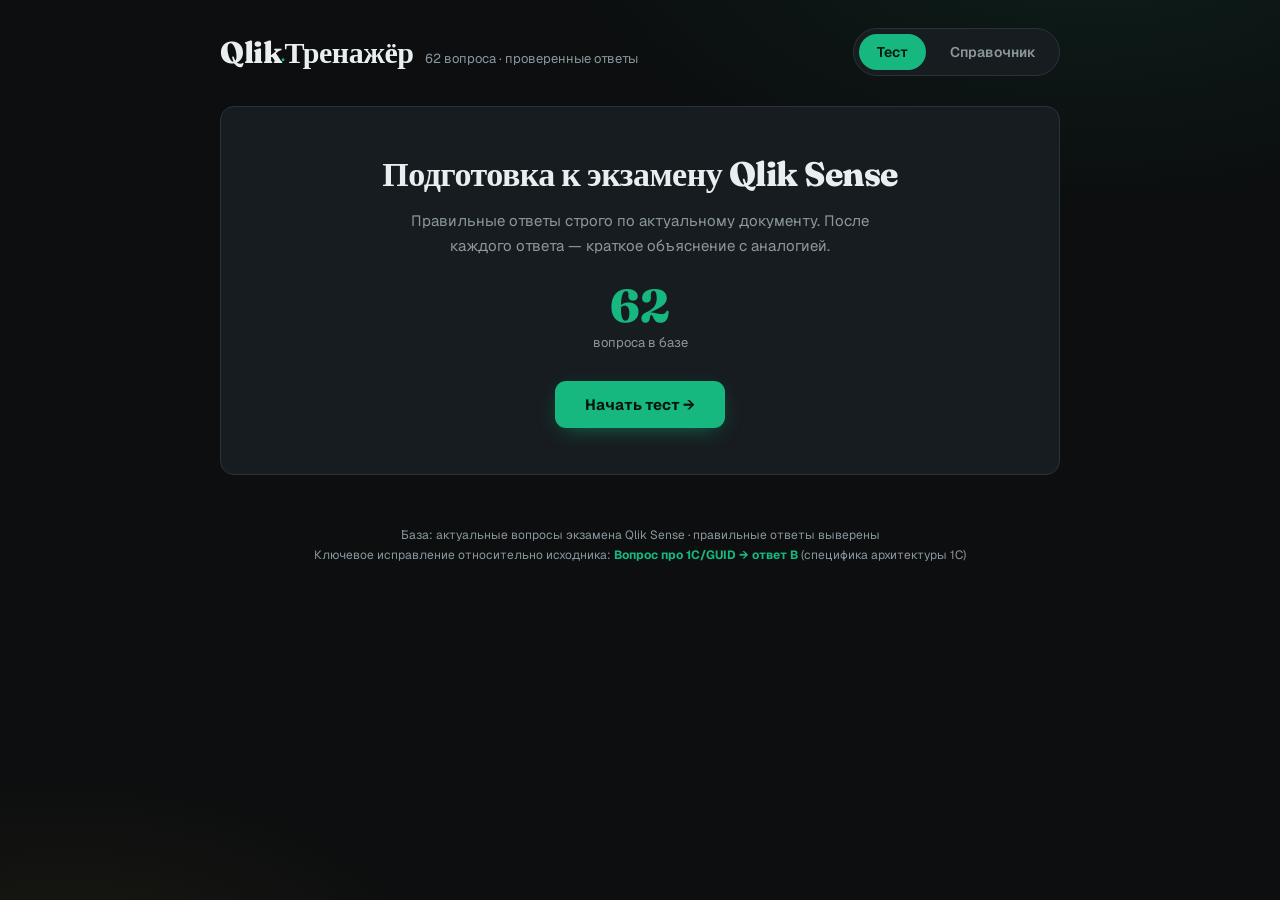
<file: qlik_trainer.html>
<!DOCTYPE html>
<html lang="ru">
<head>
<meta charset="UTF-8">
<meta name="viewport" content="width=device-width,initial-scale=1.0">
<title>Qlik Sense — Тренажёр и Справочник</title>
<link rel="preconnect" href="https://fonts.googleapis.com">
<link rel="preconnect" href="https://fonts.gstatic.com" crossorigin>
<link href="https://fonts.googleapis.com/css2?family=Fraunces:opsz,wght@9..144,400;9..144,600;9..144,800&family=Geist:wght@400;500;600;700&display=swap" rel="stylesheet">
<style>
  :root{
    --bg:#0c0e0f; --bg2:#13171a; --card:#171c20; --card2:#1d242a;
    --line:#2a3339; --txt:#e9eef0; --mut:#8b979e; --acc:#16b87f;
    --acc-d:#0e7a54; --bad:#e5564b; --bad-d:#7a221c; --gold:#e3a93b;
    --r:14px;
  }
  *{margin:0;padding:0;box-sizing:border-box}
  html,body{background:var(--bg);color:var(--txt);font-family:'Geist',sans-serif;-webkit-font-smoothing:antialiased}
  body{min-height:100vh;background:
    radial-gradient(900px 500px at 85% -10%,rgba(22,184,127,.10),transparent 60%),
    radial-gradient(700px 400px at 5% 110%,rgba(227,169,59,.07),transparent 55%),var(--bg)}
  .wrap{max-width:880px;margin:0 auto;padding:28px 20px 80px}
  header{display:flex;align-items:center;justify-content:space-between;gap:16px;margin-bottom:30px;flex-wrap:wrap}
  .brand{display:flex;align-items:baseline;gap:12px}
  .brand h1{font-family:'Fraunces',serif;font-weight:800;font-size:30px;letter-spacing:-.5px}
  .brand .dot{color:var(--acc)}
  .brand span{color:var(--mut);font-size:13px}
  .tabs{display:flex;gap:6px;background:var(--card);border:1px solid var(--line);border-radius:999px;padding:5px}
  .tabs button{background:none;border:0;color:var(--mut);font-family:'Geist';font-weight:600;
    font-size:14px;padding:9px 18px;border-radius:999px;cursor:pointer;transition:.18s}
  .tabs button.on{background:var(--acc);color:#04140e}
  .tabs button:not(.on):hover{color:var(--txt)}

  .panel{display:none;animation:fade .35s ease}
  .panel.on{display:block}
  @keyframes fade{from{opacity:0;transform:translateY(8px)}to{opacity:1;transform:none}}

  /* HERO / start */
  .hero{background:var(--card);border:1px solid var(--line);border-radius:var(--r);
    padding:46px 38px;text-align:center}
  .hero h2{font-family:'Fraunces',serif;font-size:34px;font-weight:800;margin-bottom:14px;letter-spacing:-.5px}
  .hero p{color:var(--mut);font-size:15px;line-height:1.65;max-width:520px;margin:0 auto 8px}
  .hero .big{font-size:46px;font-family:'Fraunces';font-weight:800;color:var(--acc);margin:18px 0 4px}
  .hero .big small{display:block;font-size:13px;color:var(--mut);font-weight:400;font-family:'Geist'}
  .btn{display:inline-flex;align-items:center;gap:9px;background:var(--acc);color:#04140e;
    border:0;font-family:'Geist';font-weight:700;font-size:15px;padding:14px 30px;border-radius:11px;
    cursor:pointer;margin-top:26px;transition:.18s;box-shadow:0 6px 22px -8px rgba(22,184,127,.6)}
  .btn:hover{transform:translateY(-2px);box-shadow:0 10px 28px -8px rgba(22,184,127,.7)}
  .btn.ghost{background:transparent;color:var(--txt);border:1px solid var(--line);box-shadow:none}
  .btn.ghost:hover{border-color:var(--acc);color:var(--acc)}
  .btn.sm{padding:10px 18px;font-size:13px;margin-top:0}

  /* QUIZ */
  .qbar{display:flex;align-items:center;justify-content:space-between;margin-bottom:14px;font-size:13px;color:var(--mut)}
  .score{display:flex;gap:14px}
  .score b{color:var(--acc)} .score i{color:var(--bad);font-style:normal}
  .prog{height:6px;background:var(--card2);border-radius:99px;overflow:hidden;margin-bottom:24px}
  .prog>div{height:100%;background:linear-gradient(90deg,var(--acc),var(--gold));width:0;transition:.4s}
  .card{background:var(--card);border:1px solid var(--line);border-radius:var(--r);padding:30px 30px 26px}
  .qnum{font-size:12px;letter-spacing:1.5px;text-transform:uppercase;color:var(--acc);font-weight:700;margin-bottom:12px}
  .qtext{font-size:19px;line-height:1.55;font-weight:500;margin-bottom:24px}
  .opts{display:flex;flex-direction:column;gap:10px}
  .opt{display:flex;gap:13px;align-items:flex-start;background:var(--card2);border:1px solid var(--line);
    border-radius:11px;padding:15px 17px;cursor:pointer;transition:.15s;font-size:15px;line-height:1.45;text-align:left}
  .opt:hover{border-color:#3a474e}
  .opt .lt{font-weight:700;color:var(--mut);min-width:18px}
  .opt.correct{border-color:var(--acc);background:rgba(22,184,127,.12)}
  .opt.correct .lt{color:var(--acc)}
  .opt.wrong{border-color:var(--bad);background:rgba(229,86,75,.12)}
  .opt.wrong .lt{color:var(--bad)}
  .opt.lock{cursor:default}
  .expl{margin-top:20px;padding:16px 18px;background:var(--bg2);border-left:3px solid var(--acc);
    border-radius:8px;font-size:14px;line-height:1.6;color:#cdd6da;display:none}
  .expl.on{display:block;animation:fade .3s}
  .expl b{color:var(--acc)}
  .fixnote{margin-top:12px;padding:13px 16px;background:rgba(227,169,59,.08);border-left:3px solid var(--gold);
    border-radius:8px;font-size:13px;line-height:1.55;color:#e8d9b6;display:none}
  .fixnote.on{display:block}
  .nav{display:flex;justify-content:flex-end;margin-top:24px}

  /* RESULT */
  .result{text-align:center;background:var(--card);border:1px solid var(--line);border-radius:var(--r);padding:48px 36px}
  .result h2{font-family:'Fraunces';font-size:32px;font-weight:800;margin-bottom:6px}
  .rgrid{display:flex;justify-content:center;gap:34px;margin:28px 0 10px}
  .rgrid div{display:flex;flex-direction:column}
  .rgrid b{font-family:'Fraunces';font-size:42px;font-weight:800}
  .rgrid .g b{color:var(--acc)} .rgrid .r b{color:var(--bad)} .rgrid .t b{color:var(--txt)}
  .rgrid span{font-size:13px;color:var(--mut);margin-top:2px}
  .ractions{display:flex;gap:12px;justify-content:center;flex-wrap:wrap;margin-top:24px}

  /* REFERENCE */
  .search{position:relative;margin-bottom:8px}
  .search input{width:100%;background:var(--card);border:1px solid var(--line);border-radius:13px;
    color:var(--txt);font-family:'Geist';font-size:16px;padding:17px 18px 17px 50px;outline:none;transition:.18s}
  .search input:focus{border-color:var(--acc);box-shadow:0 0 0 4px rgba(22,184,127,.12)}
  .search .ic{position:absolute;left:18px;top:50%;transform:translateY(-50%);color:var(--mut);font-size:18px}
  .hint{color:var(--mut);font-size:13px;margin:0 4px 22px;text-align:center}
  .ref{display:flex;flex-direction:column;gap:12px}
  .ritem{background:var(--card);border:1px solid var(--line);border-radius:12px;overflow:hidden;transition:.15s}
  .ritem:hover{border-color:#3a474e}
  .rhead{display:flex;gap:14px;align-items:flex-start;padding:18px 20px;cursor:pointer}
  .rhead .qn{font-size:11px;font-weight:700;color:var(--acc);background:rgba(22,184,127,.12);
    padding:4px 9px;border-radius:6px;letter-spacing:.5px;white-space:nowrap;margin-top:1px}
  .rhead .qq{font-size:15px;line-height:1.5;font-weight:500;flex:1}
  .rhead .chev{color:var(--mut);transition:.2s;font-size:13px;margin-top:3px}
  .ritem.open .chev{transform:rotate(90deg)}
  .rbody{max-height:0;overflow:hidden;transition:max-height .3s ease}
  .ritem.open .rbody{max-height:800px}
  .rbody-in{padding:0 20px 20px;border-top:1px solid var(--line);margin-top:-1px}
  .ans{display:flex;gap:10px;align-items:flex-start;background:rgba(22,184,127,.10);
    border:1px solid var(--acc-d);border-radius:10px;padding:14px 16px;margin-top:18px;font-size:15px;line-height:1.5}
  .ans .tag{font-size:11px;font-weight:700;color:#04140e;background:var(--acc);padding:3px 8px;
    border-radius:5px;letter-spacing:.5px;white-space:nowrap;margin-top:1px}
  .ans b{font-weight:700}
  .alllist{margin-top:14px;display:flex;flex-direction:column;gap:6px}
  .alllist .o{font-size:13.5px;color:var(--mut);padding:7px 12px;border-radius:7px;background:var(--bg2);line-height:1.45}
  .alllist .o.c{color:var(--acc);background:rgba(22,184,127,.08);font-weight:600}
  .alllist .o b{color:inherit}
  .rfix{margin-top:12px;padding:12px 15px;background:rgba(227,169,59,.08);border-left:3px solid var(--gold);
    border-radius:7px;font-size:12.5px;line-height:1.55;color:#e8d9b6}
  .empty{text-align:center;color:var(--mut);padding:50px 20px;font-size:15px}
  .empty .e{font-size:40px;margin-bottom:12px;opacity:.5}
  .count{color:var(--mut);font-size:12.5px;text-align:right;margin:-2px 4px 16px}
  footer{text-align:center;color:var(--mut);font-size:12px;margin-top:50px;line-height:1.7}
  footer b{color:var(--acc)}
  @media(max-width:560px){
    .wrap{padding:20px 14px 60px}
    .card,.hero,.result{padding:24px 20px}
    .brand h1{font-size:24px} .hero h2{font-size:26px}
    .rgrid{gap:22px} .rgrid b{font-size:34px}
  }
</style>
</head>
<body>
<div class="wrap">
  <header>
    <div class="brand">
      <h1>Qlik<span class="dot">·</span>Тренажёр</h1>
      <span id="brandSub">62 вопроса · проверенные ответы</span>
    </div>
    <div class="tabs">
      <button id="tabTest" class="on" onclick="switchTab('test')">Тест</button>
      <button id="tabRef" onclick="switchTab('ref')">Справочник</button>
    </div>
  </header>

  <!-- ====== TEST PANEL ====== -->
  <section id="panelTest" class="panel on">
    <div id="screenStart">
      <div class="hero">
        <h2>Подготовка к экзамену Qlik Sense</h2>
        <p>Правильные ответы строго по актуальному документу. После каждого ответа — краткое объяснение с аналогией.</p>
        <div class="big" id="heroCount">62<small>вопроса в базе</small></div>
        <div>
          <button class="btn" onclick="startQuiz(false)">Начать тест →</button>
        </div>
      </div>
    </div>

    <div id="screenQuiz" style="display:none">
      <div class="qbar">
        <span id="qProgress">Вопрос 1 из 62</span>
        <span class="score">Верно: <b id="sGood">0</b> · Ошибок: <i id="sBad">0</i></span>
      </div>
      <div class="prog"><div id="progBar"></div></div>
      <div class="card">
        <div class="qnum" id="qNum">Вопрос 1</div>
        <div class="qtext" id="qText"></div>
        <div class="opts" id="qOpts"></div>
        <div class="expl" id="qExpl"></div>
        <div class="fixnote" id="qFix"></div>
        <div class="nav">
          <button class="btn sm" id="nextBtn" style="display:none" onclick="nextQ()">Следующий вопрос →</button>
        </div>
      </div>
    </div>

    <div id="screenResult" style="display:none">
      <div class="result">
        <h2>Готово!</h2>
        <p style="color:var(--mut);font-size:14px" id="rMsg"></p>
        <div class="rgrid">
          <div class="g"><b id="rGood">0</b><span>Верно</span></div>
          <div class="r"><b id="rBad">0</b><span>Ошибок</span></div>
          <div class="t"><b id="rTot">0</b><span>Всего</span></div>
        </div>
        <div class="ractions">
          <button class="btn sm" id="retryErrBtn" onclick="startQuiz(true)">Отработать ошибки</button>
          <button class="btn sm ghost" onclick="startQuiz(false)">Ещё раз</button>
          <button class="btn sm ghost" onclick="switchTab('ref')">Открыть справочник</button>
        </div>
      </div>
    </div>
  </section>

  <!-- ====== REFERENCE PANEL ====== -->
  <section id="panelRef" class="panel">
    <div class="search">
      <span class="ic">⌕</span>
      <input id="refInput" type="text" placeholder="Введите ключевые слова: 1С GUID, Aggr, Set Analysis, QVD, закладка…" autocomplete="off">
    </div>
    <p class="hint">Начните печатать название вопроса или ключевые слова — ответ появится сразу.</p>
    <div class="count" id="refCount"></div>
    <div class="ref" id="refList"></div>
  </section>

  <footer>
    База: актуальные вопросы экзамена Qlik Sense · правильные ответы выверены<br>
    Ключевое исправление относительно исходника: <b>Вопрос про 1С/GUID → ответ B</b> (специфика архитектуры 1С)
  </footer>
</div>

<script>
/* ===== DATA ===== */
const Q = [
 {n:"1",q:"Задача на перезагрузку приложения в QMC (Неделя 24) завершилась со статусом «Failed». Какое действие Junior-администратора наиболее эффективно для быстрого выявления технической причины сбоя?",
  o:["Удаление приложения из Хаба и повторная публикация в новый поток","Анализ журналов загрузки (Reload Logs) конкретной задачи в интерфейсе QMC","Перезагрузка сервера Qlik Sense Enterprise для очистки памяти","Изменение прав доступа в Section Access для всех пользователей"],c:1,
  e:"Журнал загрузки задачи (Reload Log) содержит точную строку с ошибкой — путь к файлу, имя поля, синтаксис. Это как чёрный ящик самолёта: смотришь логи, а не перестраиваешь весь самолёт."},
 {n:"2",q:"Excel-файл с иерархической структурой («страшный Excel»), заголовки категорий в строках над данными, структура меняется ежемесячно, ручная правка запрещена. Какой подход обеспечит стабильную загрузку?",
  o:["Трансформации в Диспетчере данных для удаления пустых строк","Применение функции Fill в скрипте для заполнения пустых ячеек значениями сверху","Оператор Join для объединения строк категорий и товаров","Перевод данных в текстовый формат (Dual)"],c:1,
  e:"Fill «протягивает» значение категории вниз по пустым ячейкам автоматически при каждой загрузке — структура чинится скриптом, а не руками."},
 {n:"3",q:"Дашборд LFL (Неделя 11): рассчитать YTD, формула должна автоматически определять максимальный год в данных. Какое выражение со знаком доллара верное?",
  o:["Sum({<Year=$(=Year(Today()))>} Sales)","Sum({<Year={-Max(Year)}>} Sales)","Sum({<Year={Max(Year)}>} Sales)","Sum({<Year={$(=Max(Year))}>} Sales)"],c:3,
  e:"$(=Max(Year)) вычисляется один раз и подставляет реальный максимальный год из данных. Знак доллара = подстановка значения до выполнения Set Analysis."},
 {n:"4",q:"Что выполняет оператор пересечения (*) внутри модификатора анализа множеств?",
  o:["Объединяет наборы значений двух полей в одну выборку","Вычисляет общие значения (пересечение) между двумя наборами данных","Исключает значения второго набора из первого","Умножает результат агрегации на коэффициент"],c:1,
  e:"Как пересечение кругов Эйлера: остаётся только то, что входит в оба множества одновременно."},
 {n:"5",q:"Переключать валюту отчёта (KZT/USD) одной кнопкой. Создана переменная vCurrency. Как эффективнее применить её в мерах для динамического пересчёта?",
  o:["Использовать переменную в формуле через знак доллара: Sum(Sales * $(vCurrency))","Создать две меры и скрывать одну через условие в скрипте","Section Access для ограничения видимости полей","Aggr() для пересчёта валюты на каждом уровне"],c:0,
  e:"$(vCurrency) подставляет курс прямо в формулу — одна мера, мгновенный пересчёт по нажатию кнопки. Как переключатель единиц на калькуляторе."},
 {n:"6",q:"Многослойная архитектура (Неделя 23). На каком слое должны выполняться основные JOIN и создание сложных расчётных полей?",
  o:["На первом слое (Raw/Extract) — сохранить исходную структуру","На промежуточном слое (Transform) — обеспечить витрины данных для разных приложений","На уровне визуализации через Aggr() и Set Analysis","В Google Таблицах до попадания в Qlik"],c:1,
  e:"Raw = сырьё как есть, Transform = кухня (тут готовим витрины), приложение = подача блюда. Тяжёлая обработка — на кухне, один раз."},
 {n:"7",q:"Программа 14-й недели: какой метод наиболее эффективен для получения данных из Google Таблиц в Qlik Sense?",
  o:["Копирование из браузера в скрипт через INLINE","Использование веб-подключения (Web file) по опубликованной ссылке","Выгрузка таблицы в PDF для распознавания","DBeaver для прямого подключения к облаку Google"],c:1,
  e:"Web file читает опубликованную ссылку как живой источник — данные обновляются при каждой перезагрузке автоматически."},
 {n:"8",q:"Глоссарий курса: какой компонент выражения анализа множеств позволяет выполнять сравнительный анализ, определяя альтернативное множество выборок, отличных от текущих?",
  o:["Агрегирующая функция","Идентификатор множества","Модификатор поля","Оператор множества"],c:1,
  e:"Идентификатор ($, 1, имя закладки) задаёт «отправную точку» — какое множество берём за основу вместо текущих выборок."},
 {n:"9",q:"Интеграция с базой данных 1C (Неделя 18): плоские таблицы документов содержат только GUID, названия контрагентов отсутствуют. Причина и правильное действие?",
  o:["Ошибка выгрузки: перенастроить 1C для денормализации данных в источнике","Специфика архитектуры 1C: загрузить регистры сведений и связать их по ключам","Проблема прав доступа: GUID вместо имён из-за безопасности","Неверный формат: преобразовать GUID в числовой формат через Dual()"],c:1,
  e:"1С хранит данные нормализованно: документы ссылаются на справочники через GUID, а имена лежат отдельно. Это не баг, а архитектура — нужно подгрузить справочники и связать по GUID.",
  fix:"В исходном документе тут было ошибочно отмечено A. Правильный ответ — B. Перенастраивать 1С не нужно, денормализация делается на стороне Qlik."},
 {n:"10",q:"В Хабе нужно быстро найти все приложения, созданные лично, ещё не опубликованные в потоки. Каким элементом интерфейса воспользоваться?",
  o:["Раздел Work (Работа) в навигационной панели Хаба","Поисковая строка с фильтром по метаданным","Список Published (Опубликовано) в меню мониторинга","Вкладка Streams (Потоки) с выбором своего имени"],c:0,
  e:"Раздел Work — личная «песочница»: там лежат твои неопубликованные приложения, как папка «Черновики» в почте."},
 {n:"11",q:"Какая функция «Просмотра модели данных» (Data Model Viewer) критически важна для оценки качества модели после загрузки?",
  o:["Ручное изменение связей без кода","Просмотр метаданных о таблицах: количество строк и ключи","Автогенерация визуализаций по полям","Настройка Row Level Security через Section Access"],c:1,
  e:"Метаданные (строки, ключи, Density, Subset ratio) — это «рентген» модели: видно, где связи здоровые, а где проблема."},
 {n:"12",q:"Что представляет идентификатор «$» в базовом синтаксисе выражения анализа множеств?",
  o:["Исключение всех текущих выборок пользователя","Использование текущих выборок пользователя как основы для набора данных","Ссылка на скрытую системную переменную лицензии","Обязательный префикс для финансовых полей"],c:1,
  e:"$ = «то, что пользователь выбрал прямо сейчас». Это снимок текущего состояния выборок."},
 {n:"13",q:"20 млн строк из QVD. Разработчик добавил Sales * Tax as GrossSales внутрь LOAD. Как это повлияет на загрузку (Неделя 7)?",
  o:["Скорость не изменится — QVD оптимизирован для любых вычислений","Загрузка перейдёт из «оптимизированного» в «стандартный» режим, замедлив процесс","Qlik выдаст ошибку — в QVD нельзя добавлять вычисления","Автоматическое сжатие ускорит загрузку"],c:1,
  e:"Оптимизированный режим = читать QVD «как фотографию», без обработки. Любое вычисление в LOAD ломает этот режим — Qlik начинает разбирать строки по одной."},
 {n:"14",q:"Пользователь выбрал «Электронику» (зелёный). Часть брендов белые, часть тёмно-серые. Таблицы связаны по ID товара. Причина тёмно-серого цвета группы брендов?",
  o:["Бренды имеют продажи в «Электронике», но не выбраны","Бренды исключены из загрузки из-за ошибки в скрипте","Бренды выбраны в другом приложении и заблокированы","Категория «Электроника» не имеет ассоциативной связи с этими брендами"],c:3,
  e:"Тёмно-серый = «исключённые» значения: у этих брендов нет товаров в Электронике, ассоциация отсутствует. Белый = связаны, но не выбраны."},
 {n:"15",q:"В Data Model Viewer: Density ключевого поля = 100%, Subset ratio в таблице фактов = всего 5% от справочника. Какую оценку дать?",
  o:["Критическая ошибка «Синтетический ключ» — устранить","Данные корректны, но 95% записей справочника не имеют связанных транзакций","Циклическая ссылка, блокирующая агрегатные функции","Density 100% указывает на критический объём Null в ключе"],c:1,
  e:"Density 100% = связь без потерь (все ключи на месте). Subset ratio 5% = большинство позиций справочника просто не продавалось — это норма, а не ошибка."},
 {n:"16",q:"Что такое закладка (bookmark) в Qlik Sense?",
  o:["Файл с данными","Сохранённая модель данных","Сохранённое состояние выборок и положения листа","Тип переменной","История загрузки данных"],c:2,
  e:"Закладка = «фотография» состояния: какие фильтры выбраны и на каком листе. Как закладка в книге — вернёшься точно на то место."},
 {n:"17",q:"Какой тип данных в Qlik Sense используется для даты?",
  o:["Специальный отдельный тип, не числовой","Текстовый тип","Числовой тип, где дата — количество дней от 1900 года","Логический тип","Числовой тип, где дата — количество секунд с 1950 года"],c:2,
  e:"Дата в Qlik — это число (дней с 30.12.1899) с «маской» отображения. Поэтому даты можно складывать и вычитать как числа."},
 {n:"18",q:"Какой пример демонстрирует автоматическое приведение разных типов данных?",
  o:["'1' + '1' = NULL","1 & 1 = 2","1 + '1' = 2","'текст' + 1 = 1","1 * 'текст' = 1"],c:2,
  e:"Оператор + числовой, поэтому строка '1' автоматически приводится к числу 1 → 2. Это неявное приведение типа."},
 {n:"19",q:"Что означает требование отсутствия циклических ссылок в модели данных Qlik?",
  o:["Таблицы не должны содержать числовых полей","Связи между таблицами не должны образовывать замкнутый контур","Таблицы нельзя переименовывать","Нельзя использовать более одной таблицы фактов","Нельзя использовать справочники"],c:1,
  e:"Замкнутый контур связей = Qlik не знает, по какому пути считать → неоднозначность. Как круговая порука: непонятно, кто кому подчиняется."},
 {n:"20",q:"Что является источником данных для Qlik Sense?",
  o:["Только файлы Excel, CSV","Только базы данных","Файлы, базы данных, веб-сервисы и другие поддерживаемые системы","Только QVD-файлы","Только XML, JSON"],c:2,
  e:"Qlik всеяден: файлы, SQL-базы, REST API, веб-источники — почти любой структурированный источник."},
 {n:"21",q:"Что означает {$<Year={2024}>} ?",
  o:["Исключить 2024 год","Показать все годы","Применить фильтр и выбрать только 2024 год поверх текущих выборок","Выбрать максимальный год","Игнорировать выбор пользователя если год 2024"],c:2,
  e:"$ = текущие выборки, а <Year={2024}> переопределяет только год на 2024. Остальные фильтры пользователя сохраняются."},
 {n:"22",q:"Как Qlik Sense устанавливает связь между двумя таблицами при использовании скрипта загрузки?",
  o:["Прописыванием оператора RELATIONSHIP","Автоматически, если поля в разных таблицах имеют абсолютно одинаковые имена","Через Диспетчер данных перетаскиванием пузырьков","Созданием переменных, хранящих индексы таблиц"],c:1,
  e:"Ассоциация в Qlik строится сама по совпадению ИМЁН полей. Хочешь связать — назови ключ одинаково в обеих таблицах."},
 {n:"23",q:"Какой тип модели данных НЕ существует в Qlik Sense?",
  o:["Снежинка","Звезда","Одиночная таблица","Многомерный куб","Модель с циклической ссылкой"],c:3,
  e:"Многомерный OLAP-куб — это парадигма других систем. Qlik работает на ассоциативном движке, а не на кубах."},
 {n:"24",q:"Какой цвет в Qlik Sense обозначает выбранные значения при отборах?",
  o:["Синий","Зелёный","Белый","Тёмно-серый","Красный"],c:1,
  e:"Зелёный = выбрано, белый = связано (доступно), тёмно-серый = исключено. Светофор ассоциативной модели."},
 {n:"25",q:"Что делает кнопка «Загрузить данные» в редакторе скрипта?",
  o:["Меняет тему приложения","Сохраняет скрипт и больше ничего","Очищает все данные и запускает выполнение скрипта загрузки","Очищает все данные и больше ничего","Создаёт новый лист с данными"],c:2,
  e:"Полная перезагрузка: старые данные стираются, скрипт выполняется заново и наполняет модель."},
 {n:"26",q:"Глоссарий курса: какой компонент анализа множеств позволяет определять альтернативное множество выборок (повтор)?",
  o:["Агрегирующая функция","Идентификаторы множеств","Модификаторы поля","Оператор множества"],c:1,
  e:"Снова идентификатор множества — он задаёт базу набора данных, отличную от текущих выборок."},
 {n:"27",q:"Как в Set Analysis задать отбор по маске (все товары, начинающиеся с «Молоко»)?",
  o:["Товар={'Молоко'}","Товар={\"Молоко*\"}","Товар=(Молоко*)","Товар=[Молоко*]","Товар='Молоко*'"],c:1,
  e:"Маска поиска = двойные кавычки + wildcard *. {\"Молоко*\"} найдёт всё, что начинается с «Молоко»."},
 {n:"28",q:"Для чего используется TOTAL?",
  o:["Считает итог по всем значениям измерений","Применяет фильтр ко всем полям","Преобразует текст в число во всём приложении","Объединяет множества полным способом","Считает только выбранные значения"],c:0,
  e:"TOTAL игнорирует разбивку по измерению и считает общий итог. Полезно для долей: значение / Sum(TOTAL …)."},
 {n:"29",q:"Какой из примеров НЕ является агрегирующей функцией?",
  o:["if()","SUM()","AVG()","MIN()","MAX()"],c:0,
  e:"if() — условный оператор, работает построчно. Sum/Avg/Min/Max сворачивают множество строк в одно число."},
 {n:"30",q:"Какое утверждение о синтетических ключах верно?",
  o:["Всегда являются ошибкой и запрещены","Никогда не влияют на модель","Могут указывать на проблему в модели, но не всегда","Используются только для безопасности","Существуют только в визуализациях"],c:2,
  e:"Синтетический ключ — сигнал «возможно, лишняя двойная связь». Иногда это нормально, но обычно стоит проверить модель."},
 {n:"31",q:"Что означает формула Sum({1} Sales) ?",
  o:["Посчитать все продажи, игнорируя все отборы","Продажи товаров, проданных поштучно","Не сработает — нет модификатора","Продажи по первой таблице","Первая строка продажи"],c:0,
  e:"{1} = «всё множество данных», полностью игнорируя выборки пользователя. Общий итог по всей базе."},
 {n:"32",q:"Неделя 13, «Адаптивные модели данных»: что минимизирует переписывание скрипта при частом изменении требований к измерениям?",
  o:["Жёсткое объединение всех справочников в одну таблицу через LEFT JOIN","Независимые таблицы, связанные через LEFT JOIN","Паттерн «Большая таблица фактов» с составными ключами в скрипте","Отказ от скрипта в пользу Диспетчера данных"],c:2,
  e:"Единая широкая фактовая таблица с составными ключами поглощает изменения структуры без переписывания всей логики."},
 {n:"33",q:"Aggr(NODISTINCT Sum(Sales),(Region,(SUM,Sales))) — что решает NODISTINCT (Неделя 20)?",
  o:["Возвращает одно уникальное значение для комбинации измерений","Сохраняет исходное количество строк для каждой строки данных в гиперкубе","Отключает влияние выборок","Сортирует регионы по убыванию суммы"],c:1,
  e:"NODISTINCT не схлопывает дубликаты — каждая строка гиперкуба получает своё значение, а не одно на группу."},
 {n:"34",q:"Как записать в модификаторе Set Analysis числовые значения 1, 5 и 10?",
  o:["Поле = {'1','5','10'}","Поле = {1,5,10}","Поле = \"1,5,10\"","Поле = [1;5;10]"],c:1,
  e:"Числа в Set Analysis перечисляются без кавычек через запятую: {1,5,10}. Кавычки — для строк."},
 {n:"35",q:"Какой идентификатор в Set Analysis означает «все данные без учёта выборок»?",
  o:["{$}","{$1}","{1}","{0}"],c:2,
  e:"{1} = полное множество, выборки игнорируются. {0} — пустое множество, {$} — текущие выборки."},
 {n:"36",q:"REST API курсов валют. Что в Qlik позволит загрузить данные, если нужно динамически менять дату в URL-запросе?",
  o:["Статическое подключение к веб-файлу через Диспетчер данных","Оператор WITH CONNECTION для переопределения части URL в скрипте","Сохранение ответа Postman в CSV с ручной загрузкой","IntervalMatch для сопоставления дат и курсов"],c:1,
  e:"WITH CONNECTION позволяет на лету подменить параметры URL (например, дату) при каждом вызове REST-коннектора."},
 {n:"37",q:"Таблицы «Заказы», «Клиенты», «Города» — замкнутый контур. Город выбран, но видны чужие заказы. Что рекомендуется Junior в Data Load Editor?",
  o:["DROP TABLE для удаления «Города»","Разрыв петли переименованием одного из полей связи в справочнике","IntervalMatch для связывания клиентов и городов","Альтернативные состояния для каждого измерения"],c:1,
  e:"Переименование одного ключа разрывает циклическую петлю, оставляя данные целыми. Самый безопасный приём для новичка."},
 {n:"38",q:"Переменные для фильтров: при сохранении закладки и повторном открытии KPI показывает другие значения. Выборки сохраняются корректно.",
  o:["Перенести фильтры из переменных в модификатор множества выражения","Использовать {1} для исключения влияния выборок","Дублировать KPI с разными значениями переменных","Перенести расчёт в Data Manager"],c:0,
  e:"Закладка сохраняет выборки, но НЕ значения переменных. Перенос логики фильтра в Set Analysis выражения делает KPI воспроизводимым."},
 {n:"39",q:"Многослойное хранилище (Неделя 23), QVD. Что обеспечит лучшую производительность при ежедневной инкрементальной загрузке?",
  o:["Один крупный QVD для упрощения структуры папок","Отдельные QVD по периодам (по месяцам) для пакетной загрузки","Отказ от QVD в пользу Excel-выгрузок","Хранение только в RAM без записи на диск"],c:1,
  e:"Файлы по месяцам = обновляешь только свежий, старые не трогаешь. Как архив по папкам вместо одной гигантской коробки."},
 {n:"40",q:"«План» и «Факт» с идентичным набором полей (Месяц, Отдел, Сумма). Join или Concatenate? Что меньше проблем с итогами?",
  o:["Join — видеть план и факт в одной строке","Concatenate — предотвратит дублирование строк при агрегации","Join — избежать Null в «Сумма»","Concatenate — визуально разделить записи"],c:1,
  e:"Join по одинаковым полям множит строки и ломает суммы. Concatenate ставит записи «друг под другом» — агрегаты считаются верно."},
 {n:"41",q:"Синтетический ключ на «ID_Сделки» и «ID_Валюты». В каком случае Junior ОБЯЗАН его устранить по стандартам курса?",
  o:["Если синтетический ключ создан на базе других синтетических ключей","Если строк меньше тысячи","Если таблицы из SQL через DBeaver","Если в приложении больше десяти листов"],c:0,
  e:"Вложенные синтетические ключи (ключ на ключах) — это уже точно сломанная модель, устранять обязательно."},
 {n:"42",q:"Как в Qlik Sense устанавливается ассоциация между двумя таблицами в скрипте загрузки (повтор)?",
  o:["Прописыванием оператора RELATIONSHIP в конце кода","Автоматически, если поля в разных таблицах имеют абсолютно одинаковые имена","Через Диспетчер данных перетаскиванием пузырьков","Созданием переменных с индексами строк"],c:1,
  e:"Тот же принцип: одинаковое имя поля = автоматическая связь. Никаких операторов объявления не нужно."},
 {n:"43",q:"Корпоративное приложение должно масштабироваться при добавлении новых типов документов (Неделя 13). Какое решение минимизирует изменение визуализаций?",
  o:["Новая страница в скрипте для каждой таблицы","Паттерн «Большая таблица фактов» с единым набором мер","Жёсткая фиксация структуры через SQL-выноски","IntervalMatch для всех справочников"],c:1,
  e:"Единая фактовая таблица с общими мерами: новый тип документа приводится к той же схеме — визуализации не трогаем."},
 {n:"44",q:"Директор выбирает месяц, KPI должен показывать YTD до выбранной даты. Данные обновляются ежедневно, фиксированные даты запрещены.",
  o:["Set Analysis с переменной максимальной даты","Отдельный Excel с накопленными итогами","Считать YTD вручную в каждом объекте","Отключить фильтр месяца"],c:0,
  e:"Set Analysis с Max(Date) динамически держит диапазон «с начала года до выбранной даты» без хардкода."},
 {n:"45",q:"Динамический ABC-анализ клиентов (Неделя 20): категория A/B/C пересчитывается мгновенно при любых выборках. Какое решение?",
  o:["Рассчитать категории заранее в скрипте","Aggr() в вычисляемом измерении для ранжирования клиентов по выручке","100 отдельных KPI через Set Analysis","DBeaver для SQL-представления"],c:1,
  e:"Скриптовая категория статична. Aggr() в измерении пересчитывает ранг каждого клиента «на лету» в контексте текущих фильтров."},
 {n:"46",q:"Нужен непрерывный календарь для таблицы фактов, где нет записей за праздничные дни (для LFL). Какое решение?",
  o:["Загрузка дат из Excel вручную","Генерация на основе Iteration()","Связь с внешней Google Таблицей праздников","Функция Autogenerate в скрипте для создания набора всех дат периода"],c:3,
  e:"Autogenerate сам генерирует N строк-дат в скрипте — получается непрерывный календарь без пропусков, без внешних файлов."},
 {n:"47",q:"В таблице Aggr(Sum(Sales),CustomerID). Итоговая строка показывает Null. Нужен корректный расчёт.",
  o:["Добавить внешнюю агрегацию для расчёта итоговых значений","Заменить Aggr на Sum без изменения логики","Перенести расчёт в Data Manager","Использовать Set Analysis вместо Aggr"],c:0,
  e:"Aggr даёт массив по клиентам, в строке итога измерения нет → Null. Обёртка Sum(Aggr(...)) корректно сворачивает итог."},
 {n:"48",q:"Метрика «Продажи VIP» через Set Analysis. Список VIP часто меняется, влияет на несколько приложений.",
  o:["Оставить список в Set Analysis","Перенести список в модель данных","Использовать переменную со списком","Создать отдельный KPI"],c:1,
  e:"Список в модели (флаг IsVIP) = единый источник: обновил данные → все приложения подхватили. В выражении пришлось бы править везде."},
 {n:"49",q:"Продажи VIP исключить из общей суммы. Список меняется через поле модели, ручной список запрещён. Самое устойчивое решение.",
  o:["Исключить через цветовую легенду","Удалить VIP из таблицы фактов при загрузке","Отдельный лист без изменения модели","Модификатор исключения по динамическому набору значений"],c:3,
  e:"Set Analysis с оператором «-» по полю модели автоматически читает актуальный список VIP и исключает их без хардкода."},
 {n:"50",q:"В каких кавычках указывается маска поиска в модификаторе Set Analysis?",
  o:["В одинарных '","В двойных \"","В обратных `","Без кавычек"],c:1,
  e:"По формальному стандарту Qlik: двойные кавычки = поисковая маска (wildcard), одинарные = литеральное точное значение.",
  fix:"В чате ранее я отвечал «A» для другой формулировки этого вопроса. Для версии из актуального документа правильный ответ — B (двойные кавычки)."},
 {n:"51",q:"LFL-отчёт: сравнить текущий выбор с фиксированным прошлым годом. Полностью игнорировать фильтры нельзя.",
  o:["{1} во всех мерах сравнения","Заменить календарь таблицей Excel","Перенести LFL-расчёт в свойства листа","Зафиксировать только год, сохранив остальные выборки"],c:3,
  e:"{1} убьёт все фильтры. Нужно переопределить только Year, остальные выборки пользователя оставить активными."},
 {n:"52",q:"20 KPI используют одинаковые фильтры через Set Analysis. При изменении логики возникают расхождения.",
  o:["Дублировать изменения вручную","Перенести фильтры в переменную","Заменить KPI на таблицу","Убрать Set Analysis"],c:1,
  e:"Логика в переменной = правишь в одном месте, $(переменная) обновляет все 20 KPI. Конец ручному дублированию и расхождениям."},
 {n:"53",q:"Маржинальность можно считать в SQL или Qlik. Данные большие, логика стабильная, используется в нескольких приложениях.",
  o:["Считать в визуализациях для гибкости","Перенести расчёт в SQL для оптимизации загрузки данных","Переменные для хранения формулы","Дублировать расчёт в каждом приложении"],c:1,
  e:"Стабильная логика + большие данные = считаем один раз в SQL до загрузки. Меньше нагрузка на движок, единый показатель везде."},
 {n:"54",q:"«Анализ чеков» (Неделя 5): оставить только 3 года. WHERE в скрипте или Set Analysis. Критическая нехватка RAM на сервере.",
  o:["Оставить все данные + Set Analysis для гибкости","Отфильтровать в скрипте через WHERE, чтобы уменьшить размер модели","Переменная для скрытия листов","Синтетический ключ по дате"],c:1,
  e:"Set Analysis фильтрует на экране, но вся таблица всё равно в RAM. WHERE отсекает лишнее ещё при загрузке — память освобождается."},
 {n:"55",q:"SalesAgg: LOAD Region, SUM(Amount) AS TotalAmount FROM sales.qvd (qvd); — что добавить для корректной работы?",
  o:["Заменить SUM на AGGR(SUM(Amount),Region)","Добавить GROUP BY Region в конце оператора LOAD","Добавить ORDER BY Region","Скрипт корректен — SUM работает автоматически"],c:1,
  e:"Агрегация в скрипте требует GROUP BY по неагрегируемым полям. Без GROUP BY Region — ошибка."},
 {n:"56",q:"Нужно поле PrevSales со значением Sales из предыдущей строки таблицы. Какую функцию использовать в LOAD?",
  o:["Peek('Sales')","Above(Sales)","previous(Sales)","Lag(Sales, 1)"],c:2,
  e:"previous() в скрипте берёт значение поля из предыдущей загруженной строки. Above() — это функция диаграммы, не скрипта."},
 {n:"57",q:"Каким инструментом можно управлять доступом к различным таблицам для разных пользователей?",
  o:["Section Access — ответ (открытый вопрос)"],c:0,
  e:"Section Access — встроенный механизм Qlik для разграничения доступа к данным на уровне строк/таблиц по пользователям."},
 {n:"58",q:"Имеется таблица фактов. Нужно составить календарь с исключением праздничных дней.",
  o:["Объединить таблицу фактов с веб-данными «Google Праздники» — ответ (открытый вопрос)"],c:0,
  e:"Ответ приведён по версии исходного документа; формулировка вопроса в файле неполная.",
  fix:"Формулировка вопроса в исходнике неточная — ответ дан строго по файлу."},
 {n:"59",q:"Широкая таблица со столбцами («Январь», «Февраль»…). Какой функцией в Диспетчере данных превратить её в узкую («Дата», «Сумма»)?",
  o:["LEFT JOIN","CONCATENATE","PIVOT (Сводная таблица)","CROSSTABLE (Отмена сведения)"],c:3,
  e:"CROSSTABLE «разворачивает» широкую матрицу в узкую: столбцы-месяцы становятся строками. Это unpivot."},
 {n:"60",q:"Мера «Сумма продаж» используется во многих диаграммах. Нужно везде закрасить её одним цветом.",
  o:["В разделе «Основные меры» в свойствах этой меры выбрать определённый цвет — ответ (открытый вопрос)"],c:0,
  e:"Мастер-мера (Основные меры) с заданным цветом: цвет применяется автоматически везде, где используется эта мера."},
 {n:"61",q:"50 дашбордов, 200 визуализаций. Везде показатель со сложной часто меняющейся формулой. Что сделать?",
  o:["В разделе «Основные меры» добавить этот показатель со сложной формулой (мастер-мера) — ответ (открытый вопрос)"],c:0,
  e:"Мастер-мера = единая формула в одном месте. Меняешь её → обновляются все 200 визуализаций сразу."},
 {n:"62",q:"BarChart по 60 сотрудникам с KPI. Руководство попросило показать первых 10 с высоким KPI.",
  o:["Применить ограничение TOP 10 и отсортировать по убыванию — ответ (открытый вопрос)"],c:0,
  e:"Ограничение измерения «Точное число: 10» + сортировка по убыванию KPI = топ-10 сотрудников."}
];

const LETTERS=["A","B","C","D","E"];

/* ===== TABS ===== */
function switchTab(t){
  document.getElementById('tabTest').classList.toggle('on',t==='test');
  document.getElementById('tabRef').classList.toggle('on',t==='ref');
  document.getElementById('panelTest').classList.toggle('on',t==='test');
  document.getElementById('panelRef').classList.toggle('on',t==='ref');
  if(t==='ref'){renderRef('');setTimeout(()=>document.getElementById('refInput').focus(),120);}
}

/* ===== QUIZ ===== */
let pool=[],idx=0,good=0,bad=0,wrongList=[],answered=false;

function startQuiz(onlyErrors){
  pool = onlyErrors && wrongList.length ? wrongList.slice() : Q.slice();
  if(!onlyErrors) wrongList=[];
  idx=0;good=0;bad=0;answered=false;
  document.getElementById('screenStart').style.display='none';
  document.getElementById('screenResult').style.display='none';
  document.getElementById('screenQuiz').style.display='block';
  showQ();
}
function showQ(){
  answered=false;
  const item=pool[idx];
  document.getElementById('qProgress').textContent=`Вопрос ${idx+1} из ${pool.length}`;
  document.getElementById('sGood').textContent=good;
  document.getElementById('sBad').textContent=bad;
  document.getElementById('progBar').style.width=((idx)/pool.length*100)+'%';
  document.getElementById('qNum').textContent='Вопрос '+item.n;
  document.getElementById('qText').textContent=item.q;
  const ex=document.getElementById('qExpl');ex.classList.remove('on');
  const fx=document.getElementById('qFix');fx.classList.remove('on');
  document.getElementById('nextBtn').style.display='none';
  const box=document.getElementById('qOpts');box.innerHTML='';
  item.o.forEach((txt,i)=>{
    const d=document.createElement('div');
    d.className='opt';
    d.innerHTML=`<span class="lt">${LETTERS[i]}</span><span>${txt}</span>`;
    d.onclick=()=>pick(i,d);
    box.appendChild(d);
  });
}
function pick(i,el){
  if(answered)return;answered=true;
  const item=pool[idx];
  const all=document.querySelectorAll('#qOpts .opt');
  all.forEach((o,k)=>{o.classList.add('lock');
    if(k===item.c)o.classList.add('correct');});
  if(i===item.c){good++;}
  else{bad++;el.classList.add('wrong');
    if(!wrongList.find(w=>w.n===item.n))wrongList.push(item);}
  document.getElementById('sGood').textContent=good;
  document.getElementById('sBad').textContent=bad;
  const ex=document.getElementById('qExpl');
  ex.innerHTML='<b>Почему:</b> '+item.e;ex.classList.add('on');
  if(item.fix){const fx=document.getElementById('qFix');
    fx.innerHTML='⚠ '+item.fix;fx.classList.add('on');}
  document.getElementById('progBar').style.width=((idx+1)/pool.length*100)+'%';
  document.getElementById('nextBtn').style.display='inline-flex';
  document.getElementById('nextBtn').textContent=
    (idx+1<pool.length)?'Следующий вопрос →':'Показать результат →';
}
function nextQ(){
  idx++;
  if(idx<pool.length){showQ();}
  else{showResult();}
}
function showResult(){
  document.getElementById('screenQuiz').style.display='none';
  const r=document.getElementById('screenResult');r.style.display='block';
  const tot=good+bad;
  document.getElementById('rGood').textContent=good;
  document.getElementById('rBad').textContent=bad;
  document.getElementById('rTot').textContent=tot;
  const pct=tot?Math.round(good/tot*100):0;
  let msg;
  if(pct>=90)msg='Отлично! Готов к экзамену 🎯';
  else if(pct>=70)msg='Хорошо, но пройдись по ошибкам.';
  else msg='Нужно ещё поработать — отработай ошибки.';
  document.getElementById('rMsg').textContent=`${pct}% правильных. ${msg}`;
  document.getElementById('retryErrBtn').style.display=wrongList.length?'inline-flex':'none';
}

/* ===== REFERENCE (live search) ===== */
function norm(s){return s.toLowerCase().replace(/ё/g,'е').replace(/[«»"'`(),.:;]/g,' ');}
function renderRef(query){
  const q=norm(query).trim();
  const terms=q.split(/\s+/).filter(Boolean);
  const list=document.getElementById('refList');
  const cnt=document.getElementById('refCount');
  let res;
  if(!terms.length){res=Q.slice();}
  else{
    res=Q.filter(item=>{
      const hay=norm(item.n+' '+item.q+' '+item.o.join(' ')+' '+item.e);
      return terms.every(t=>hay.includes(t));
    });
  }
  cnt.textContent = res.length? `Найдено: ${res.length} из ${Q.length}` : '';
  if(!res.length){
    list.innerHTML='<div class="empty"><div class="e">⌕</div>Ничего не найдено. Попробуйте другое слово — например «Aggr», «1С», «QVD», «закладка».</div>';
    return;
  }
  list.innerHTML='';
  res.forEach(item=>{
    const correctTxt=item.o[item.c];
    const isOpen = item.o.length===1;
    const wrapper=document.createElement('div');
    wrapper.className='ritem';
    let optsHtml='';
    if(!isOpen){
      optsHtml='<div class="alllist">'+item.o.map((t,i)=>
        `<div class="o ${i===item.c?'c':''}"><b>${LETTERS[i]})</b> ${t}</div>`).join('')+'</div>';
    }
    const ansHtml = isOpen
      ? `<div class="ans"><span class="tag">ОТВЕТ</span><span>${correctTxt.replace(/ — ответ.*$/,'')}</span></div>`
      : `<div class="ans"><span class="tag">ОТВЕТ ${LETTERS[item.c]}</span><span><b>${correctTxt}</b></span></div>`;
    const fixHtml = item.fix? `<div class="rfix">⚠ ${item.fix}</div>`:'';
    wrapper.innerHTML=`
      <div class="rhead">
        <span class="qn">№${item.n}</span>
        <span class="qq">${hl(item.q,terms)}</span>
        <span class="chev">▶</span>
      </div>
      <div class="rbody"><div class="rbody-in">
        ${ansHtml}
        ${optsHtml}
        <div class="rfix" style="background:rgba(22,184,127,.06);border-left-color:var(--acc);color:#bfe6d4">
          💡 ${item.e}</div>
        ${fixHtml}
      </div></div>`;
    wrapper.querySelector('.rhead').onclick=()=>wrapper.classList.toggle('open');
    list.appendChild(wrapper);
  });
  // auto-open if single strong result
  if(res.length<=2 && terms.length){
    list.querySelectorAll('.ritem').forEach(w=>w.classList.add('open'));
  }
}
function hl(text,terms){
  if(!terms.length)return text;
  let out=text;
  terms.forEach(t=>{
    if(t.length<2)return;
    try{
      const re=new RegExp('('+t.replace(/[.*+?^${}()|[\]\\]/g,'\\$&')+')','gi');
      out=out.replace(re,'<mark style="background:rgba(227,169,59,.35);color:#fff;border-radius:3px;padding:0 2px">$1</mark>');
    }catch(e){}
  });
  return out;
}
document.getElementById('refInput').addEventListener('input',e=>renderRef(e.target.value));

/* init counts */
document.getElementById('heroCount').innerHTML=Q.length+'<small>вопроса в базе</small>';
document.getElementById('brandSub').textContent=Q.length+' вопроса · проверенные ответы';
document.getElementById('qProgress').textContent='Вопрос 1 из '+Q.length;
renderRef('');
</script>
</body>
</html>
</file>
